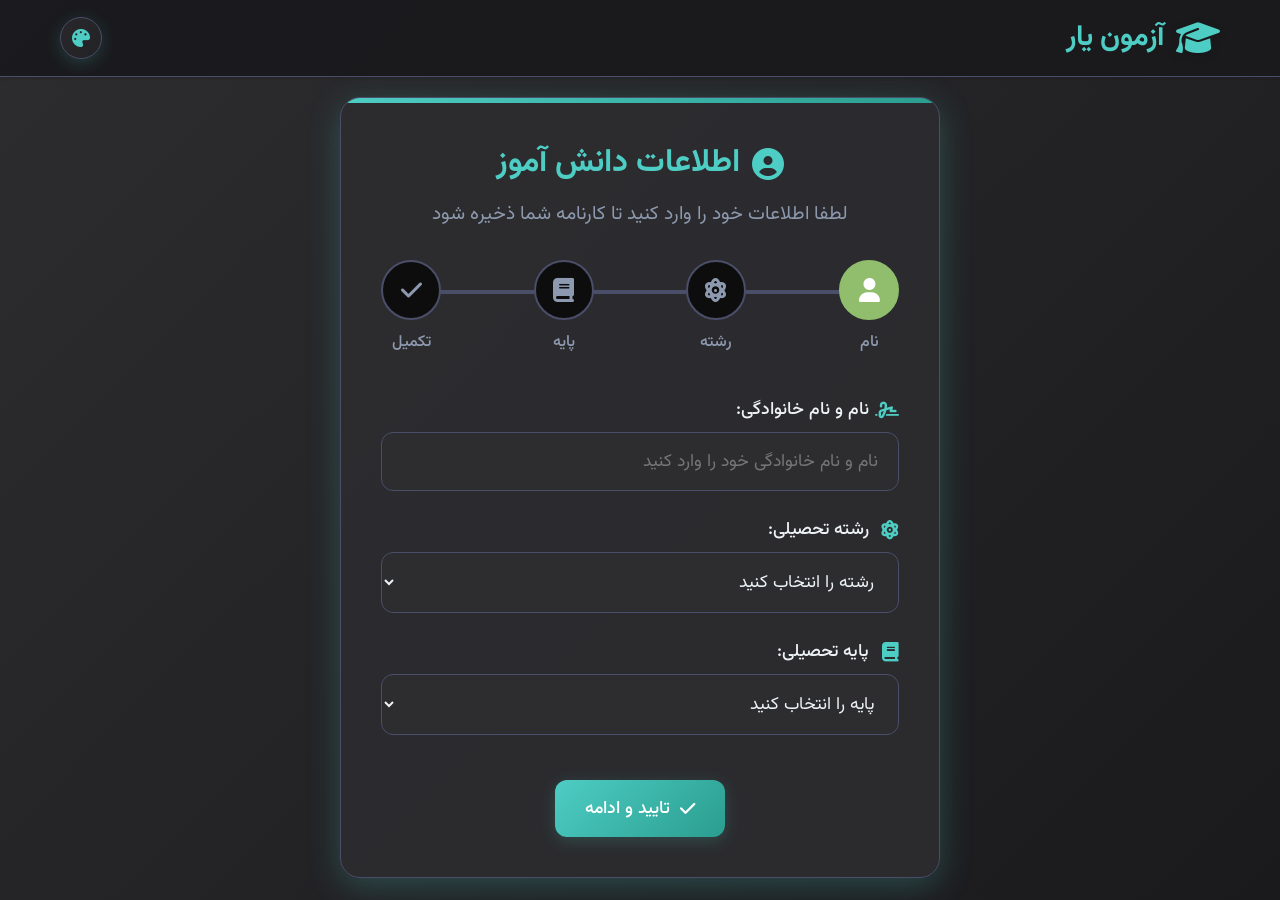
<file: app/src/main/assets/index.html>
<!doctype html>
<html lang="fa" dir="rtl">
  <head>
    <meta charset="UTF-8" />
    <meta name="viewport" content="width=device-width, initial-scale=1.0" />
    <script>window.AZMOON_NATIVE_APP = true;</script>
    <link rel="stylesheet" href="libs/theme.css" />
    <script src="libs/theme.js"></script>
    <title>آزمون یار - نسخه حرفه‌ای</title>
    <link rel="icon" href="icon.png" type="image/png" />
    <link rel="stylesheet" href="libs/vazirmatn/Vazirmatn-font-face.css" />
    <link rel="stylesheet" href="libs/fontawesome/css/all.min.css" />
    <script src="libs/chart.umd.js"></script>
    <script src="libs/jszip.min.js"></script>
    <style>
      html,
      body {
        height: 100%;
        margin: 0;
        padding: 0;
        overflow-x: hidden; /* جلوگیری از اسکرول افقی */
        width: 100%;
        min-height: 100vh;
        min-height: 100dvh;
      }
      body {
        font-family: var(--font-family);
        background: var(--gradient-water);
        color: var(--text-color);
        line-height: 1.6;
        transition: var(--transition-slow);
        min-height: 100vh;
        padding: 0;
        margin: 0;
        overflow-x: hidden; /* جلوگیری از اسکرول افقی */
        backdrop-filter: blur(10px);
        position: relative;
        display: flex;
        flex-direction: column;
        width: 100%;
      }
      * {
        box-sizing: border-box;
        margin: 0;
        padding: 0;
      }
      body {
        font-family: var(--font-family);
        background: var(--gradient-water);
        color: var(--text-color);
        line-height: 1.6;
        transition: var(--transition-slow);
        min-height: 100vh;
        padding: 0;
        margin: 0;
        overflow: hidden;
        backdrop-filter: blur(10px);
        position: relative;
        display: flex;
        flex-direction: column;
      }
      .background-effects {
        position: fixed;
        top: 0;
        left: 0;
        width: 100%;
        height: 100%;
        z-index: -1;
        overflow: hidden;
        pointer-events: none;
      }
      .bubble {
        position: absolute;
        border-radius: 50%;
        background: var(--gradient-primary);
        opacity: 0.1;
        animation: float 15s infinite ease-in-out;
      }
      .bubble:nth-child(1) {
        width: 80px;
        height: 80px;
        top: 10%;
        left: 10%;
        animation-delay: 0s;
        animation-duration: 20s;
      }
      .bubble:nth-child(2) {
        width: 120px;
        height: 120px;
        top: 20%;
        right: 15%;
        animation-delay: 2s;
        animation-duration: 18s;
      }
      .bubble:nth-child(3) {
        width: 60px;
        height: 60px;
        bottom: 30%;
        left: 20%;
        animation-delay: 4s;
        animation-duration: 22s;
      }
      .bubble:nth-child(4) {
        width: 100px;
        height: 100px;
        bottom: 20%;
        right: 25%;
        animation-delay: 6s;
        animation-duration: 16s;
      }
      .bubble:nth-child(5) {
        width: 70px;
        height: 70px;
        top: 50%;
        left: 50%;
        animation-delay: 8s;
        animation-duration: 19s;
      }
      .bubble-small {
        position: absolute;
        border-radius: 50%;
        background: var(--secondary-color);
        opacity: 0.15;
        animation: floatSmall 12s infinite ease-in-out;
      }
      .bubble-small:nth-child(6) {
        width: 30px;
        height: 30px;
        top: 15%;
        right: 30%;
        animation-delay: 1s;
        animation-duration: 15s;
      }
      .bubble-small:nth-child(7) {
        width: 40px;
        height: 40px;
        bottom: 40%;
        left: 35%;
        animation-delay: 3s;
        animation-duration: 17s;
      }
      .bubble-small:nth-child(8) {
        width: 25px;
        height: 25px;
        top: 65%;
        right: 40%;
        animation-delay: 5s;
        animation-duration: 14s;
      }
      .particle {
        position: absolute;
        border-radius: 50%;
        background: var(--primary-light);
        opacity: 0.2;
        animation: particleFloat 20s infinite linear;
      }
      .particle:nth-child(9) {
        width: 10px;
        height: 10px;
        top: 25%;
        left: 20%;
        animation-delay: 0s;
        animation-duration: 25s;
      }
      .particle:nth-child(10) {
        width: 15px;
        height: 15px;
        bottom: 15%;
        right: 25%;
        animation-delay: 7s;
        animation-duration: 22s;
      }
      .wave {
        position: absolute;
        bottom: 0;
        left: 0;
        width: 200%;
        height: 15%;
        background: var(--water-dark);
        opacity: 0.1;
        border-radius: 50%;
        animation: waveAnimation 15s infinite linear;
        transform-origin: center bottom;
      }
      .wave:nth-child(11) {
        animation-delay: 0s;
        animation-duration: 12s;
        opacity: 0.15;
      }
      .wave:nth-child(12) {
        animation-delay: 3s;
        animation-duration: 10s;
        opacity: 0.1;
      }
      .container {
        max-width: 100%;
        margin: 0;
        padding: 0;
        min-height: 100vh;
        min-height: 100dvh;
        display: flex;
        flex-direction: column;
        overflow: visible;
        position: relative;
        width: 100%;
        overflow-x: hidden; /* جلوگیری از اسکرول افقی */
      }
      .header {
        background: var(--header-bg);
        backdrop-filter: blur(10px);
        position: sticky;
        top: 0;
        z-index: 1000;
        border-bottom: 1px solid var(--border-color);
        margin-bottom: 0;
        box-shadow: var(--shadow-light);
        width: 100%;
        padding: 0;
      }
      .header-content {
        display: flex;
        justify-content: space-between;
        align-items: center;
        padding: 15px 20px;
        max-width: 1200px;
        margin: 0 auto;
        width: 100%;
      }
      .logo {
        display: flex;
        align-items: center;
        gap: 12px;
        font-size: 1.8rem;
        font-weight: 700;
        color: var(--primary-color);
        text-shadow: 0 2px 4px rgba(0, 0, 0, 0.1);
      }
      .logo i {
        font-size: 2.2rem;
        color: var(--primary-color);
        transition: var(--transition);
        filter: drop-shadow(0 2px 4px rgba(0, 0, 0, 0.1));
      }
      .logo:hover i {
        transform: rotate(-15deg);
      }
      .header-controls {
        display: flex;
        align-items: center;
        gap: 15px;
      }
      .percent-quick-btn {
        width: 38px;
        height: 38px;
        border-radius: 50%;
        border: 1px solid var(--border-color);
        background: var(--gradient-glass);
        color: var(--primary-color);
        cursor: pointer;
        display: flex;
        align-items: center;
        justify-content: center;
        font-size: 0.85rem;
        transition: var(--transition);
        flex-shrink: 0;
      }
      .percent-quick-btn:hover {
        background: var(--primary-color);
        color: #fff;
        transform: scale(1.05);
      }
      .footer-percent-btn {
        display: inline-flex;
        align-items: center;
        gap: 6px;
        margin-right: 12px;
        padding: 6px 14px;
        border-radius: 20px;
        border: 1px solid var(--border-color);
        background: var(--gradient-glass);
        color: var(--primary-color);
        cursor: pointer;
        font-family: inherit;
        font-size: 0.85rem;
        transition: var(--transition);
        vertical-align: middle;
      }
      .footer-percent-btn:hover {
        background: var(--primary-color);
        color: #fff;
      }
      .main-content {
        flex: 1 1 auto;
        padding: 20px;
        overflow-y: auto;
        overflow-x: hidden; /* جلوگیری از اسکرول افقی */
        max-width: 1200px;
        margin: 0 auto;
        width: 100%;
        min-height: 0;
      }
      @media (max-width: 768px) {
.container {
          padding-bottom: 60px; /* فضای کافی برای منوی پایین */
          overflow-x: hidden;
          width: 100%;
        }
.main-content {
          padding: 15px 12px;
          width: 100%;
          overflow-x: hidden;
        }
.form-container,
        .exam-container,
        .calculator-container,
        .settings-container {
          margin: 10px 0;
          padding: 20px 15px;
          border-radius: 16px;
          width: 100%;
          overflow-x: hidden;
        }
.menu-grid, .calculator-inputs, .calculator-result {
          width: 100%;
          overflow-x: hidden;
        }
.progress-steps {
          margin: 0 0 30px 0;
          padding: 0 0 15px 0;
          overflow-x: auto;
          -webkit-overflow-scrolling: touch;
          scrollbar-width: none;
          -ms-overflow-style: none;
          width: 100%;
        }
.progress-steps::-webkit-scrollbar {
          display: none;
        }
.form-header h2 {
          font-size: 1.4rem;
        }
}
      @media (max-width: 360px) {
.header-content {
          padding: 10px;
        }
.logo span {
          font-size: 1.2rem;
        }
.logo i {
          font-size: 1.5rem;
        }
.form-container,
        .exam-container,
        .calculator-container,
        .settings-container {
          padding: 15px 10px;
          margin: 5px;
        }
.form-header h2 {
          font-size: 1.2rem;
        }
.step {
          min-width: 50px;
        }
.step-icon {
          width: 40px;
          height: 40px;
          font-size: 1rem;
        }
.step-label {
          font-size: 0.7rem;
        }
.form-group label {
          font-size: 1rem;
        }
.form-group input,
        .form-group select,
        .form-group textarea {
          padding: 12px 15px;
          font-size: 1rem;
        }
.menu-card {
          padding: 15px;
        }
.menu-icon {
          width: 50px;
          height: 50px;
          font-size: 1.5rem;
        }
.menu-card h3 {
          font-size: 1.1rem;
        }
.percentage-value {
          font-size: 1.8rem;
        }
.footer-content p {
          font-size: 0.75rem;
        }
}
      .footer {
        flex-shrink: 0;
        margin-top: auto;
        padding: 15px 20px;
        text-align: center;
        border-top: 1px solid var(--border-color);
        width: 100%;
        background: var(--header-bg);
        backdrop-filter: blur(10px);
      }
      .header {
        flex-shrink: 0;
        position: sticky;
        top: 0;
        z-index: 1000;
        background: var(--header-bg);
        backdrop-filter: blur(10px);
        border-bottom: 1px solid var(--border-color);
        width: 100%;
        padding: 0;
      }
      .footer-content {
        max-width: 1200px;
        margin: 0 auto;
        display: flex;
        align-items: center;
        justify-content: center;
        flex-wrap: wrap;
        gap: 10px;
      }
      .footer-content p {
        color: var(--text-muted);
        display: flex;
        align-items: center;
        justify-content: center;
        gap: 10px;
        flex-wrap: wrap;
        font-size: 0.9rem;
        margin: 0;
        line-height: 1.5;
      }
      .footer-content i {
        color: #e74c3c;
        animation: heartbeat 1.5s infinite;
      }
      @media (max-width: 768px) {
.container {
          padding-bottom: 60px;
          min-height: 100dvh;
        }
.main-content {
          padding: 15px 10px;
          min-height: auto;
        }
.page.active {
          min-height: auto;
        }
}
      .settings-section {
        position: relative;
      }
      .creator-info {
        display: flex;
        flex-direction: column;
        gap: 12px;
      }
      .creator-info p {
        display: flex;
        align-items: center;
        gap: 10px;
        margin: 0;
        font-size: 0.95rem;
      }
      .love-message {
        margin-top: 15px;
        font-weight: 500;
        color: var(--primary-color);
        text-align: center;
        font-size: 1rem;
      }
      [data-theme="galaxy"] .love-message {
        color: #9370db !important;
      }
      [data-theme="coal-mine"] .love-message {
        color: #f9c74f !important;
      }
      [data-theme="galaxy"] .footer-content p,
      [data-theme="galaxy"] .love-message {
        color: #e6e6fa !important;
      }
      .page {
        display: none;
        opacity: 0;
        transform: translateY(20px);
        transition: var(--transition-slow);
        height: auto;
        min-height: auto;
      }
      .page.active {
        display: block;
        opacity: 1;
        transform: translateY(0);
        animation: fadeInUp 0.6s ease;
      }
      .form-container {
        background: var(--card-bg);
        border-radius: var(--border-radius-lg);
        padding: 40px;
        box-shadow: var(--shadow);
        max-width: 600px;
        margin: 0 auto;
        transition: var(--transition);
        border: 1px solid var(--border-color);
        position: relative;
        overflow: hidden;
        backdrop-filter: blur(10px);
      }
      .form-container::before {
        content: "";
        position: absolute;
        top: 0;
        left: 0;
        width: 100%;
        height: 5px;
        background: var(--gradient-primary);
      }
      .form-header {
        text-align: center;
        margin-bottom: 30px;
        animation: fadeInUp 0.6s ease;
      }
      .form-header h2 {
        color: var(--primary-color);
        margin-bottom: 10px;
        display: flex;
        align-items: center;
        justify-content: center;
        gap: 12px;
        font-size: 2rem;
      }
      .form-header p {
        color: var(--text-muted);
        font-size: 1.2rem;
      }
      .progress-steps {
        display: flex;
        justify-content: space-between;
        margin-bottom: 40px;
        position: relative;
        animation: fadeInUp 0.8s ease;
      }
      .progress-line {
        position: absolute;
        top: 30px;
        left: 10%;
        right: 10%;
        height: 4px;
        background: var(--border-color);
        z-index: 1;
      }
      .progress-fill {
        height: 100%;
        background: var(--gradient-primary);
        width: 0%;
        transition: width 0.5s ease;
        border-radius: 2px;
      }
      .step {
        display: flex;
        flex-direction: column;
        align-items: center;
        position: relative;
        z-index: 2;
      }
      .step-icon {
        width: 60px;
        height: 60px;
        border-radius: 50%;
        background: var(--water-dark);
        display: flex;
        align-items: center;
        justify-content: center;
        margin-bottom: 10px;
        transition: var(--transition);
        border: 2px solid var(--border-color);
        font-size: 1.5rem;
        color: var(--text-muted);
      }
      .step.active .step-icon {
        background: var(--gradient-primary);
        color: white;
        border-color: var(--primary-color);
        transform: scale(1.1);
        box-shadow: var(--shadow-light);
      }
      .step.completed .step-icon {
        background: var(--success-color);
        color: white;
        border-color: var(--success-color);
      }
      .step-label {
        font-size: 1rem;
        color: var(--text-muted);
        text-align: center;
        font-weight: 500;
      }
      .step.active .step-label {
        color: var(--primary-color);
        font-weight: 700;
      }
      .user-form {
        display: flex;
        flex-direction: column;
        gap: 25px;
        animation: fadeInUp 1s ease;
      }
      .form-group {
        display: flex;
        flex-direction: column;
        gap: 8px;
      }
      .form-group label {
        display: flex;
        align-items: center;
        gap: 10px;
        font-weight: 500;
        color: var(--text-color);
        font-size: 1.1rem;
      }
      .form-group label i {
        color: var(--primary-color);
        width: 20px;
        font-size: 1.2rem;
      }
      .form-group input,
      .form-group select,
      .form-group textarea {
        padding: 15px 20px;
        border: 1px solid var(--border-color);
        border-radius: var(--border-radius);
        background: var(--water-light);
        color: var(--text-color);
        font-family: var(--font-family);
        transition: var(--transition);
        font-size: 1.1rem;
      }
      .form-group input:focus,
      .form-group select:focus,
      .form-group textarea:focus {
        outline: none;
        border-color: var(--primary-color);
        box-shadow: 0 0 0 3px rgba(27, 154, 170, 0.2);
        transform: translateY(-2px);
      }
      .form-group textarea {
        min-height: 120px;
        resize: vertical;
      }
      .form-actions {
        margin-top: 20px;
        display: flex;
        gap: 15px;
        justify-content: center;
        animation: fadeInUp 1.2s ease;
      }
      .btn {
        padding: 15px 30px;
        border: none;
        border-radius: var(--border-radius);
        font-family: var(--font-family);
        font-weight: 500;
        cursor: pointer;
        transition: var(--transition);
        display: inline-flex;
        align-items: center;
        justify-content: center;
        gap: 10px;
        position: relative;
        overflow: hidden;
        font-size: 1.1rem;
      }
      .btn-primary {
        background: var(--gradient-primary);
        color: white;
        box-shadow: var(--shadow-light);
      }
      .btn-primary:hover {
        transform: translateY(-3px);
        box-shadow: var(--shadow);
      }
      .btn-primary:active {
        transform: translateY(-1px);
      }
      .btn-secondary {
        background: transparent;
        color: var(--text-color);
        border: 2px solid var(--border-color);
      }
      .btn-secondary:hover {
        background: rgba(52, 152, 219, 0.1);
        border-color: var(--primary-color);
        transform: translateY(-3px);
      }
      .menu-container {
        max-width: 1000px;
        margin: 0 auto;
      }
      .menu-header {
        text-align: center;
        margin-bottom: 40px;
        animation: fadeInUp 0.6s ease;
      }
      .menu-header h2 {
        color: var(--primary-color);
        margin-bottom: 10px;
        font-size: 2.2rem;
      }
      .menu-header p {
        color: var(--text-muted);
        font-size: 1.2rem;
      }
      .welcome-card {
        display: flex;
        align-items: center;
        gap: 20px;
        background: var(--gradient-glass);
        border-radius: var(--border-radius);
        padding: 25px;
        margin-bottom: 40px;
        box-shadow: var(--shadow-light);
        border: 1px solid var(--border-color);
        backdrop-filter: blur(10px);
        animation: slideInLeft 0.6s ease;
      }
      .welcome-avatar {
        width: 80px;
        height: 80px;
        border-radius: 50%;
        background: var(--gradient-primary);
        display: flex;
        align-items: center;
        justify-content: center;
        color: white;
        font-size: 2.5rem;
        box-shadow: var(--shadow);
        transition: var(--transition);
      }
      .welcome-card:hover .welcome-avatar {
        transform: scale(1.05) rotate(5deg);
      }
      .welcome-text h3 {
        color: var(--primary-color);
        margin-bottom: 5px;
      }
      .welcome-text p {
        color: var(--text-muted);
      }
      .menu-grid {
        display: grid;
        grid-template-columns: repeat(auto-fit, minmax(300px, 1fr));
        gap: 25px;
      }
      @media (min-width: 769px) {
#azmoon-yar-menu .menu-grid {
          grid-template-columns: repeat(2, 1fr);
        }
}
      .menu-card {
        background: var(--card-bg);
        border-radius: var(--border-radius);
        padding: 25px;
        text-align: center;
        transition: var(--transition);
        cursor: pointer;
        border: 1px solid var(--border-color);
        backdrop-filter: blur(10px);
        display: flex;
        flex-direction: column;
        align-items: center;
        height: 100%;
        position: relative;
        overflow: hidden;
      }
      .menu-card::before {
        content: "";
        position: absolute;
        top: 0;
        left: 0;
        width: 100%;
        height: 5px;
        background: var(--gradient-primary);
        transform: scaleX(0);
        transform-origin: left;
        transition: transform 0.3s ease;
      }
      .menu-card:hover {
        transform: translateY(-5px);
        box-shadow: var(--shadow);
        background: var(--card-hover);
      }
      .menu-card:hover::before {
        transform: scaleX(1);
      }
      .menu-icon {
        width: 70px;
        height: 70px;
        border-radius: 50%;
        background: var(--gradient-primary);
        display: flex;
        align-items: center;
        justify-content: center;
        margin-bottom: 20px;
        color: white;
        font-size: 2rem;
        transition: var(--transition);
        position: relative;
        z-index: 1;
      }
      .menu-card:hover .menu-icon {
        transform: scale(1.1) rotate(5deg);
      }
      .menu-card h3 {
        color: var(--primary-color);
        margin-bottom: 15px;
        font-size: 1.5rem;
        position: relative;
        z-index: 1;
      }
      .menu-card p {
        color: var(--text-muted);
        flex-grow: 1;
        position: relative;
        z-index: 1;
      }
      .calculator-container {
        background: var(--card-bg);
        border-radius: var(--border-radius-lg);
        padding: 40px;
        box-shadow: var(--shadow);
        max-width: 800px;
        margin: 0 auto;
        border: 1px solid var(--border-color);
        backdrop-filter: blur(10px);
        position: relative;
        overflow: hidden;
      }
      .calculator-container::before {
        content: "";
        position: absolute;
        top: 0;
        left: 0;
        width: 100%;
        height: 5px;
        background: var(--gradient-primary);
      }
      .calculator-header {
        text-align: center;
        margin-bottom: 40px;
      }
      .calculator-header h2 {
        color: var(--primary-color);
        margin-bottom: 10px;
        font-size: 2.2rem;
      }
      .calculator-header p {
        color: var(--text-muted);
        font-size: 1.2rem;
      }
      .calculator-form {
        display: flex;
        flex-direction: column;
        gap: 25px;
      }
      .calculator-inputs {
        display: grid;
        grid-template-columns: repeat(4, 1fr);
        gap: 20px;
      }
      .calc-input-group {
        display: flex;
        flex-direction: column;
        gap: 8px;
      }
      .calc-input-group label {
        display: flex;
        align-items: center;
        gap: 10px;
        font-weight: 500;
        color: var(--text-color);
      }
      .calc-input-group label i {
        color: var(--primary-color);
        width: 20px;
        font-size: 1.2rem;
      }
      .calc-input-group input {
        padding: 15px;
        border: 1px solid var(--border-color);
        border-radius: var(--border-radius-sm);
        background: var(--water-light);
        color: var(--text-color);
        font-family: var(--font-family);
        transition: var(--transition);
        font-size: 1.1rem;
        text-align: center;
      }
      .calc-input-group input:focus {
        outline: none;
        border-color: var(--primary-color);
        box-shadow: 0 0 0 3px rgba(27, 154, 170, 0.2);
        transform: translateY(-2px);
      }
      .calculator-result {
        display: grid;
        grid-template-columns: 1fr 1fr;
        gap: 20px;
        margin: 20px 0;
      }
      .result-box {
        background: var(--gradient-glass);
        border-radius: var(--border-radius);
        padding: 20px 15px;
        text-align: center;
        border: 1px solid var(--border-color);
        transition: var(--transition);
        position: relative;
        overflow: visible;
      }
      .result-box::before {
        content: "";
        position: absolute;
        top: 0;
        left: 0;
        width: 100%;
        height: 100%;
        background: linear-gradient(
          135deg,
          rgba(255, 255, 255, 0.1),
          rgba(255, 255, 255, 0.05)
        );
        border-radius: inherit;
        z-index: 0;
      }
      .result-box:hover {
        transform: translateY(-3px);
        box-shadow: var(--shadow-light);
      }
      .potential-result {
        background: linear-gradient(
          135deg,
          rgba(46, 204, 113, 0.1),
          rgba(46, 204, 113, 0.2)
        );
        border-color: rgba(46, 204, 113, 0.3);
      }
      .result-box h3 {
        color: var(--text-muted);
        margin-bottom: 15px;
        font-size: 1.1rem;
        position: relative;
        z-index: 1;
      }
      .percentage-value {
        font-size: 2.5rem;
        font-weight: 700;
        color: var(--primary-color);
        transition: all 0.5s cubic-bezier(0.175, 0.885, 0.32, 1.275);
        position: relative;
        z-index: 1;
        overflow-wrap: anywhere;
        word-break: break-word;
      }
      .potential-result .percentage-value {
        color: var(--success-color);
      }
      .percentage-value.negative-percentage {
        color: var(--danger-color) !important;
      }
      .exam-container,
      .settings-container {
        background: var(--card-bg);
        border-radius: var(--border-radius-lg);
        padding: 40px;
        box-shadow: var(--shadow);
        max-width: 800px;
        margin: 0 auto;
        border: 1px solid var(--border-color);
        backdrop-filter: blur(10px);
        position: relative;
        overflow: hidden;
      }
      .exam-container::before,
      .settings-container::before {
        content: "";
        position: absolute;
        top: 0;
        left: 0;
        width: 100%;
        height: 5px;
        background: var(--gradient-primary);
      }
      .exam-header,
      .settings-header {
        text-align: center;
        margin-bottom: 40px;
      }
      .exam-header h2,
      .settings-header h2 {
        color: var(--primary-color);
        margin-bottom: 10px;
        font-size: 2.2rem;
      }
      .exam-header p,
      .settings-header p {
        color: var(--text-muted);
        font-size: 1.2rem;
      }
      .exam-form {
        display: flex;
        flex-direction: column;
        gap: 25px;
      }
      .settings-content {
        display: flex;
        flex-direction: column;
        gap: 30px;
      }
      .settings-section {
        background: var(--gradient-glass);
        border-radius: var(--border-radius);
        padding: 25px;
        border: 1px solid var(--border-color);
        transition: var(--transition);
        margin-bottom: 15px; /* از 25px به 15px کاهش دادیم */
      }
      .settings-section:last-child {
        margin-bottom: 0; /* حذف فاصله از آخرین بخش */
      }
      .settings-section:hover {
        transform: translateY(-3px);
        box-shadow: var(--shadow-light);
        background: var(--card-hover);
      }
      .settings-section h3 {
        color: var(--primary-color);
        margin-bottom: 20px;
        display: flex;
        align-items: center;
        gap: 10px;
      }
      .love-message {
        margin-top: 15px;
        font-weight: 500;
        color: var(--primary-color);
        text-align: center;
        font-size: 1rem;
        display: block;
        width: 100%;
      }
      @media (max-width: 768px) {
.love-message {
          font-size: 0.9rem !important;
          margin-top: 10px !important;
        }
}
      .creator-info {
        display: flex;
        flex-direction: column;
        gap: 15px;
      }
      .creator-info p {
        display: flex;
        align-items: center;
        gap: 10px;
      }
      .love-message {
        margin-top: 15px;
        font-weight: 500;
        color: var(--primary-color);
        text-align: center;
      }
      .page-placeholder {
        text-align: center;
        padding: 60px 20px;
        background: var(--card-bg);
        border-radius: var(--border-radius-lg);
        box-shadow: var(--shadow);
        max-width: 600px;
        margin: 0 auto;
        border: 1px solid var(--border-color);
        backdrop-filter: blur(10px);
      }
      .page-placeholder i {
        font-size: 5rem;
        color: var(--primary-color);
        margin-bottom: 30px;
        display: block;
        animation: pulse 2s infinite;
      }
      .page-placeholder h2 {
        color: var(--primary-color);
        margin-bottom: 15px;
      }
      .page-placeholder p {
        color: var(--text-muted);
        margin-bottom: 30px;
        font-size: 1.2rem;
      }
      [data-theme="galaxy"] .footer-content p,
      [data-theme="galaxy"] .love-message {
        color: #e6e6fa !important;
      }
      [data-theme="galaxy"] .total-questions-display {
        background: rgba(25, 0, 97, 0.3);
        border-color: #483d8b;
        color: #e6e6fa;
      }
      .progress-container {
        position: fixed;
        top: 0;
        left: 0;
        width: 100%;
        height: 4px;
        background: transparent;
        z-index: 1001;
      }
      .progress-bar {
        height: 100%;
        background: var(--gradient-primary);
        width: 0%;
        transition: width 0.4s ease;
      }
      .footer {
        margin-top: auto;
        padding: 20px;
        text-align: center;
        border-top: 1px solid var(--border-color);
        width: 100%;
      }
      .footer-content p {
        color: var(--text-muted);
        display: flex;
        align-items: center;
        justify-content: center;
        gap: 10px;
        flex-wrap: wrap;
      }
      .footer-content i {
        color: #e74c3c;
        animation: heartbeat 1.5s infinite;
      }
      @keyframes countUp {
        from {
          transform: scale(0.5);
          opacity: 0;
        }
        to {
          transform: scale(1);
          opacity: 1;
        }
      }
      @keyframes glow {
        0% {
          text-shadow: 0 0 5px rgba(46, 204, 113, 0.5);
        }
        50% {
          text-shadow: 0 0 20px rgba(46, 204, 113, 0.8);
        }
        100% {
          text-shadow: 0 0 5px rgba(46, 204, 113, 0.5);
        }
      }
      @keyframes fadeInUp {
        from {
          opacity: 0;
          transform: translateY(20px);
        }
        to {
          opacity: 1;
          transform: translateY(0);
        }
      }
      @keyframes slideInLeft {
        from {
          opacity: 0;
          transform: translateX(-30px);
        }
        to {
          opacity: 1;
          transform: translateX(0);
        }
      }
      @keyframes pulse {
        0% {
          transform: scale(1);
          opacity: 1;
        }
        50% {
          transform: scale(1.05);
          opacity: 0.8;
        }
        100% {
          transform: scale(1);
          opacity: 1;
        }
      }
      @keyframes float {
        0% {
          transform: translateY(0) rotate(0deg);
        }
        50% {
          transform: translateY(-20px) rotate(10deg);
        }
        100% {
          transform: translateY(0) rotate(0deg);
        }
      }
      @keyframes floatSmall {
        0% {
          transform: translateY(0) rotate(0deg) scale(1);
        }
        50% {
          transform: translateY(-15px) rotate(5deg) scale(1.1);
        }
        100% {
          transform: translateY(0) rotate(0deg) scale(1);
        }
      }
      @keyframes particleFloat {
        0% {
          transform: translateY(0) translateX(0) rotate(0deg);
        }
        25% {
          transform: translateY(-30px) translateX(20px) rotate(90deg);
        }
        50% {
          transform: translateY(-50px) translateX(-20px) rotate(180deg);
        }
        75% {
          transform: translateY(-30px) translateX(10px) rotate(270deg);
        }
        100% {
          transform: translateY(0) translateX(0) rotate(360deg);
        }
      }
      @keyframes waveAnimation {
        0% {
          transform: translateX(0) rotate(0deg);
        }
        50% {
          transform: translateX(-25%) rotate(2deg);
        }
        100% {
          transform: translateX(-50%) rotate(0deg);
        }
      }
      @keyframes heartbeat {
        0% {
          transform: scale(1);
        }
        5% {
          transform: scale(1.1);
        }
        10% {
          transform: scale(1);
        }
        15% {
          transform: scale(1.1);
        }
        20% {
          transform: scale(1);
        }
      }
      @keyframes shimmer {
        0% {
          background-position: -1000px 0;
        }
        100% {
          background-position: 1000px 0;
        }
      }
      @keyframes ripple {
        0% {
          transform: scale(0);
          opacity: 1;
        }
        100% {
          transform: scale(4);
          opacity: 0;
        }
      }
      @keyframes bounce {
        0%,
        20%,
        50%,
        80%,
        100% {
          transform: translateY(0);
        }
        40% {
          transform: translateY(-20px);
        }
        60% {
          transform: translateY(-10px);
        }
      }
      @keyframes rotate {
        from {
          transform: rotate(0deg);
        }
        to {
          transform: rotate(360deg);
        }
      }
      @keyframes typewriter {
        from {
          width: 0;
        }
        to {
          width: 100%;
        }
      }
      @keyframes percentageCount {
        from {
          opacity: 0;
          transform: translateY(20px) scale(0.8);
        }
        to {
          opacity: 1;
          transform: translateY(0) scale(1);
        }
      }
      @keyframes successPulse {
        0% {
          transform: scale(1);
          box-shadow: 0 0 0 0 rgba(46, 204, 113, 0.7);
        }
        70% {
          transform: scale(1.05);
          box-shadow: 0 0 0 20px rgba(46, 204, 113, 0);
        }
        100% {
          transform: scale(1);
          box-shadow: 0 0 0 0 rgba(46, 204, 113, 0);
        }
      }
      @keyframes confettiFall {
        0% {
          transform: translateY(-100px) rotate(0deg);
          opacity: 1;
        }
        100% {
          transform: translateY(100vh) rotate(360deg);
          opacity: 0;
        }
      }
      @keyframes checkmark {
        0% {
          stroke-dashoffset: 100;
          opacity: 0;
          transform: scale(0.8);
        }
        50% {
          opacity: 1;
          transform: scale(1.2);
        }
        100% {
          stroke-dashoffset: 0;
          opacity: 1;
          transform: scale(1);
        }
      }
      .ripple-effect {
        position: relative;
        overflow: hidden;
      }
      .ripple-effect::after {
        content: "";
        position: absolute;
        top: 50%;
        left: 50%;
        width: 5px;
        height: 5px;
        background: rgba(255, 255, 255, 0.5);
        opacity: 0;
        border-radius: 100%;
        transform: scale(1, 1) translate(-50%);
        transform-origin: 50% 50%;
      }
      .ripple-effect:focus:not(:active)::after {
        animation: ripple 1s ease-out;
      }
      .shimmer {
        background: linear-gradient(
          to right,
          rgba(255, 255, 255, 0) 0%,
          rgba(255, 255, 255, 0.3) 50%,
          rgba(255, 255, 255, 0) 100%
        );
        background-size: 1000px 100%;
        animation: shimmer 2s infinite;
      }
      .bounce-animation {
        animation: bounce 1s;
      }
      .rotate-animation {
        animation: rotate 2s linear infinite;
      }
      .typewriter h2,
      .typewriter p {
        overflow: hidden;
        white-space: nowrap;
        animation: typewriter 2s steps(40) forwards;
      }
      .percentage-animation {
        animation: percentageCount 0.8s ease forwards;
      }
      @media (max-width: 768px) {
.header-content {
          padding: 12px 15px;
        }
.logo span {
          font-size: 1.4rem;
        }
.logo i {
          font-size: 1.8rem;
        }
}
      @media (max-width: 768px) {
.progress-steps {
          flex-wrap: nowrap;
          overflow-x: auto;
          padding-bottom: 15px;
          justify-content: space-between;
          margin-left: -10px;
          margin-right: -10px;
          padding-left: 10px;
          padding-right: 10px;
        }
.step {
          flex: 0 0 auto;
          min-width: 70px;
        }
.step-label {
          font-size: 0.8rem;
          white-space: nowrap;
        }
.progress-line {
          display: block;
          top: 30px;
          left: 15%;
          right: 15%;
        }
.progress-steps::-webkit-scrollbar {
          display: none;
        }
.progress-steps {
          -ms-overflow-style: none;
          scrollbar-width: none;
        }
}
      @media (max-width: 480px) {
.calculator-inputs {
          grid-template-columns: 1fr;
          gap: 15px;
        }
.calc-input-group input {
          padding: 12px;
          font-size: 1rem;
        }
.calculator-result {
          grid-template-columns: 1fr;
        }
.percentage-value {
          font-size: 2rem;
        }
}
      @media (max-width: 768px) {
.form-container,
        .exam-container,
        .calculator-container,
        .settings-container {
          padding: 20px;
          margin: 10px;
          border-radius: var(--border-radius);
        }
.form-header h2 {
          font-size: 1.5rem;
        }
.form-header p {
          font-size: 1rem;
        }
.menu-header h2 {
          font-size: 1.6rem;
        }
.welcome-card {
          flex-direction: column;
          text-align: center;
          padding: 20px;
        }
.welcome-avatar {
          width: 70px;
          height: 70px;
          font-size: 2rem;
        }
}
      @media (max-width: 768px) {
.menu-grid {
          grid-template-columns: 1fr;
          gap: 15px;
        }
.menu-card {
          padding: 20px;
        }
.menu-icon {
          width: 60px;
          height: 60px;
          font-size: 1.8rem;
        }
.menu-card h3 {
          font-size: 1.3rem;
        }
}
      @media (max-width: 768px) {
.footer {
          padding: 15px;
        }
.footer-content p {
          font-size: 0.9rem;
          flex-direction: column;
          gap: 5px;
        }
}
      .completion-animation {
        position: fixed;
        top: 0;
        left: 0;
        width: 100%;
        height: 100%;
        display: flex;
        align-items: center;
        justify-content: center;
        background: rgba(0, 0, 0, 0.7);
        z-index: 2000;
        opacity: 0;
        pointer-events: none;
        transition: opacity 0.5s ease;
      }
      .completion-animation.active {
        opacity: 1;
        pointer-events: all;
      }
      .completion-content {
        background: white;
        border-radius: 20px;
        padding: 40px;
        text-align: center;
        box-shadow: 0 10px 40px rgba(0, 0, 0, 0.3);
        position: relative;
        transform: scale(0.8);
        transition: transform 0.5s ease;
        max-width: 400px;
        width: 80%;
      }
      .completion-animation.active .completion-content {
        transform: scale(1);
      }
      .checkmark-container {
        width: 100px;
        height: 100px;
        margin: 0 auto 20px;
        position: relative;
      }
      .checkmark-circle {
        stroke-dasharray: 1000;
        stroke-dashoffset: 1000;
        animation: checkmark 1s ease-in-out forwards;
        stroke: #2ecc71;
        stroke-width: 5;
        fill: none;
      }
      .checkmark {
        stroke-dasharray: 1000;
        stroke-dashoffset: 1000;
        animation: checkmark 1s ease-in-out 0.5s forwards;
        stroke: #2ecc71;
        stroke-width: 5;
        stroke-linecap: round;
        stroke-linejoin: round;
        fill: none;
      }
      .confetti {
        position: absolute;
        width: 10px;
        height: 10px;
        background: #f1c40f;
        opacity: 0;
      }
      .completion-title {
        font-size: 1.8rem;
        color: #2c3e50;
        margin-bottom: 10px;
      }
      .completion-message {
        color: #7f8c8d;
        margin-bottom: 20px;
      }
      .mobile-menu-btn {
        display: none;
        background: transparent;
        border: none;
        color: var(--primary-color);
        font-size: 1.5rem;
        cursor: pointer;
        padding: 5px;
      }
      .mobile-nav {
        position: fixed;
        bottom: 0;
        left: 0;
        right: 0;
        background: var(--header-bg);
        backdrop-filter: blur(10px);
        z-index: 999;
        display: none;
        padding: 10px;
        border-top: 1px solid var(--border-color);
        box-shadow: 0 -4px 12px rgba(0, 0, 0, 0.1);
      }
      .mobile-nav-grid {
        display: grid;
        grid-template-columns: repeat(3, 1fr);
        gap: 10px;
      }
      .mobile-nav-item {
        display: flex;
        flex-direction: column;
        align-items: center;
        padding: 10px 5px;
        border-radius: var(--border-radius-sm);
        transition: var(--transition);
        color: var(--text-muted);
        text-decoration: none;
      }
      .mobile-nav-item.active,
      .mobile-nav-item:hover {
        background: var(--gradient-primary);
        color: white;
      }
      .mobile-nav-item i {
        font-size: 1.2rem;
        margin-bottom: 5px;
      }
      .mobile-nav-item span {
        font-size: 0.8rem;
      }
      .total-questions-display {
        padding: 15px;
        border: 1px solid var(--border-color);
        border-radius: var(--border-radius-sm);
        background: var(--water-light);
        color: var(--text-color);
        font-family: var(--font-family);
        font-size: 1.1rem;
        text-align: center;
        font-weight: bold;
        min-height: 50px;
        display: flex;
        align-items: center;
        justify-content: center;
      }
      @media (max-width: 768px) {
.total-questions-display {
          padding: 12px;
          font-size: 1rem;
          min-height: 45px;
        }
}
      @media (max-width: 1024px) {
.calculator-inputs {
          grid-template-columns: repeat(2, 1fr);
        }
.calculator-result {
          grid-template-columns: 1fr;
        }
}
      @media (max-width: 768px) {
.container {
          padding: 0;
        }
.main-content {
          padding: 15px;
        }
.form-container,
        .exam-container,
        .calculator-container,
        .settings-container {
          padding: 25px;
        }
.header-content {
          flex-direction: row;
          justify-content: space-between;
          gap: 15px;
          padding: 15px;
        }
.logo span {
          font-size: 1.5rem;
        }
.menu-grid {
          grid-template-columns: 1fr;
        }
.calculator-inputs {
          grid-template-columns: 1fr;
        }
.form-actions {
          flex-direction: column;
        }
.btn {
          width: 100%;
        }
.welcome-card {
          flex-direction: column;
          text-align: center;
        }
.mobile-nav {
          display: block;
        }
.form-header h2 {
          font-size: 1.6rem;
        }
.menu-header h2 {
          font-size: 1.8rem;
        }
.exam-header h2,
        .calculator-header h2,
        .settings-header h2 {
          font-size: 1.8rem;
        }
.welcome-text h3 {
          font-size: 1.2rem;
        }
.menu-card h3 {
          font-size: 1.3rem;
        }
.percentage-value {
          font-size: 2rem;
        }
}
      @media (max-width: 480px) {
.form-container,
        .exam-container,
        .calculator-container,
        .settings-container {
          padding: 20px 15px;
        }
.form-header h2 {
          font-size: 1.4rem;
        }
.step-icon {
          width: 50px;
          height: 50px;
          font-size: 1.2rem;
        }
.step-label {
          font-size: 0.9rem;
        }
.welcome-avatar {
          width: 60px;
          height: 60px;
          font-size: 1.8rem;
        }
.menu-icon {
          width: 60px;
          height: 60px;
          font-size: 1.5rem;
        }
.mobile-nav-grid {
          grid-template-columns: repeat(3, 1fr);
        }
.mobile-nav-item span {
          font-size: 0.7rem;
        }
}
      @media (hover: none) {
.menu-card:hover {
          transform: none;
        }
.menu-card:hover .menu-icon {
          transform: none;
        }
.result-box:hover {
          transform: none;
        }
.settings-section:hover {
          transform: none;
        }
.btn:active {
          transform: scale(0.98);
        }
.btn-primary:active {
          transform: scale(0.98) translateY(0);
        }
.btn-secondary:active {
          transform: scale(0.98) translateY(0);
        }
}
      .love-section {
        width: 100%;
        padding: 30px 20px 20px;
        margin-top: 20px;
        background: var(--gradient-glass);
        border-top: 2px solid var(--border-color);
        position: relative;
        overflow: hidden;
        transition: var(--transition-slow);
      }
      .love-section::before {
        content: "";
        position: absolute;
        top: 0;
        left: 0;
        width: 100%;
        height: 100%;
        background: linear-gradient(
          135deg,
          rgba(231, 76, 60, 0.05),
          rgba(231, 76, 60, 0.02)
        );
        z-index: 0;
        pointer-events: none;
      }
      .love-section::after {
        content: "❤️❤️❤️";
        position: absolute;
        font-size: 3rem;
        opacity: 0.03;
        right: -20px;
        bottom: -10px;
        transform: rotate(-10deg);
        z-index: 0;
        pointer-events: none;
        letter-spacing: 20px;
      }
      .love-content {
        max-width: 800px;
        margin: 0 auto;
        text-align: center;
        position: relative;
        z-index: 1;
      }
      .love-decoration {
        display: flex;
        align-items: center;
        justify-content: center;
        gap: 15px;
        margin-bottom: 15px;
      }
      .love-line {
        flex: 1;
        max-width: 100px;
        height: 2px;
        background: var(--gradient-primary);
        border-radius: 2px;
        opacity: 0.4;
      }
      .love-icon {
        font-size: 1.8rem;
        color: #e74c3c;
        animation: heartbeat 1.5s infinite;
        filter: drop-shadow(0 0 10px rgba(231, 76, 60, 0.3));
      }
      .love-message-main {
        font-size: 1.4rem;
        font-weight: 700;
        color: var(--primary-color);
        margin-bottom: 8px;
        letter-spacing: 1px;
        display: flex;
        align-items: center;
        justify-content: center;
        gap: 8px;
        flex-wrap: wrap;
      }
      .love-message-main i {
        color: #e74c3c;
        animation: heartbeat 1.5s infinite;
        font-size: 1.6rem;
      }
      .love-sub-message {
        font-size: 1rem;
        color: var(--text-muted);
        margin-bottom: 15px;
        display: flex;
        align-items: center;
        justify-content: center;
        gap: 10px;
        flex-wrap: wrap;
      }
      .love-sub-message i {
        color: var(--warning-color);
        font-size: 0.9rem;
      }
      .love-social {
        display: flex;
        align-items: center;
        justify-content: center;
        gap: 15px;
        margin-top: 5px;
      }
      .love-social-link {
        width: 40px;
        height: 40px;
        border-radius: 50%;
        background: var(--gradient-glass);
        border: 1px solid var(--border-color);
        display: flex;
        align-items: center;
        justify-content: center;
        color: var(--text-muted);
        transition: var(--transition);
        text-decoration: none;
        font-size: 1.1rem;
      }
      .love-social-link:hover {
        background: var(--gradient-primary);
        color: white;
        transform: translateY(-3px) scale(1.05);
        box-shadow: var(--shadow-light);
      }
      .love-social-link:active {
        transform: scale(0.95);
      }
      .love-section {
        display: none;
      }
      #user-info .love-section,
      #main-menu .love-section,
      #settings .love-section {
        display: block;
      }
      @media (max-width: 768px) {
.love-section {
          padding: 25px 15px 15px;
          margin-top: 15px;
        }
.love-message-main {
          font-size: 1.2rem;
        }
.love-message-main i {
          font-size: 1.3rem;
        }
.love-sub-message {
          font-size: 0.9rem;
          gap: 6px;
        }
.love-icon {
          font-size: 1.5rem;
        }
.love-line {
          max-width: 60px;
        }
.love-social-link {
          width: 36px;
          height: 36px;
          font-size: 1rem;
        }
}
      @media (max-width: 360px) {
.love-section {
          padding: 20px 10px 12px;
        }
.love-message-main {
          font-size: 1rem;
        }
.love-message-main i {
          font-size: 1.1rem;
        }
.love-sub-message {
          font-size: 0.8rem;
        }
.love-line {
          max-width: 40px;
        }
.love-social-link {
          width: 32px;
          height: 32px;
          font-size: 0.9rem;
        }
}
      @keyframes floatHeart {
        0% {
          transform: translateY(0) scale(1);
          opacity: 0.3;
        }
        50% {
          transform: translateY(-10px) scale(1.1);
          opacity: 0.6;
        }
        100% {
          transform: translateY(0) scale(1);
          opacity: 0.3;
        }
      }
      .love-section .love-icon {
        animation:
          heartbeat 1.5s infinite,
          floatHeart 3s ease-in-out infinite;
      }
      .love-section {
        width: 100%;
        padding: 40px 20px 30px;
        background: var(--gradient-glass);
        border-top: 2px solid var(--border-color);
        position: relative;
        overflow: hidden;
        transition: var(--transition-slow);
        margin-top: 0;
        flex-shrink: 0;
      }
      .love-section::before {
        content: "";
        position: absolute;
        top: 0;
        left: 0;
        width: 100%;
        height: 100%;
        background: linear-gradient(
          135deg,
          rgba(231, 76, 60, 0.05),
          rgba(231, 76, 60, 0.02)
        );
        z-index: 0;
        pointer-events: none;
      }
      .love-section::after {
        content: "❤️❤️❤️";
        position: absolute;
        font-size: 3rem;
        opacity: 0.03;
        right: -20px;
        bottom: -10px;
        transform: rotate(-10deg);
        z-index: 0;
        pointer-events: none;
        letter-spacing: 20px;
      }
      .love-content {
        max-width: 800px;
        margin: 0 auto;
        text-align: center;
        position: relative;
        z-index: 1;
      }
      .love-decoration {
        display: flex;
        align-items: center;
        justify-content: center;
        gap: 15px;
        margin-bottom: 15px;
      }
      .love-line {
        flex: 1;
        max-width: 100px;
        height: 2px;
        background: var(--gradient-primary);
        border-radius: 2px;
        opacity: 0.4;
      }
      .love-icon {
        font-size: 1.8rem;
        color: #e74c3c;
        animation: heartbeat 1.5s infinite;
        filter: drop-shadow(0 0 10px rgba(231, 76, 60, 0.3));
      }
      .love-message-main {
        font-size: 1.4rem;
        font-weight: 700;
        color: var(--primary-color);
        margin-bottom: 8px;
        letter-spacing: 1px;
        display: flex;
        align-items: center;
        justify-content: center;
        gap: 8px;
        flex-wrap: wrap;
      }
      .love-message-main i {
        color: #e74c3c;
        animation: heartbeat 1.5s infinite;
        font-size: 1.6rem;
      }
      .love-sub-message {
        font-size: 1rem;
        color: var(--text-muted);
        margin-bottom: 15px;
        display: flex;
        align-items: center;
        justify-content: center;
        gap: 10px;
        flex-wrap: wrap;
      }
      .love-sub-message i {
        color: var(--warning-color);
        font-size: 0.9rem;
      }
      .love-social {
        display: flex;
        align-items: center;
        justify-content: center;
        gap: 15px;
        margin-top: 5px;
      }
      .love-social-link {
        width: 40px;
        height: 40px;
        border-radius: 50%;
        background: var(--gradient-glass);
        border: 1px solid var(--border-color);
        display: flex;
        align-items: center;
        justify-content: center;
        color: var(--text-muted);
        transition: var(--transition);
        text-decoration: none;
        font-size: 1.1rem;
      }
      .love-social-link:hover {
        background: var(--gradient-primary);
        color: white;
        transform: translateY(-3px) scale(1.05);
        box-shadow: var(--shadow-light);
      }
      .love-social-link:active {
        transform: scale(0.95);
      }
      @media (max-width: 768px) {
.love-section {
          padding: 30px 15px 20px;
        }
.love-message-main {
          font-size: 1.2rem;
        }
.love-message-main i {
          font-size: 1.3rem;
        }
.love-sub-message {
          font-size: 0.9rem;
          gap: 6px;
        }
.love-icon {
          font-size: 1.5rem;
        }
.love-line {
          max-width: 60px;
        }
.love-social-link {
          width: 36px;
          height: 36px;
          font-size: 1rem;
        }
}
      @media (max-width: 360px) {
.love-section {
          padding: 25px 10px 15px;
        }
.love-message-main {
          font-size: 1rem;
        }
.love-message-main i {
          font-size: 1.1rem;
        }
.love-sub-message {
          font-size: 0.8rem;
        }
.love-line {
          max-width: 40px;
        }
.love-social-link {
          width: 32px;
          height: 32px;
          font-size: 0.9rem;
        }
}
      @keyframes floatHeart {
        0% {
          transform: translateY(0) scale(1);
          opacity: 0.3;
        }
        50% {
          transform: translateY(-10px) scale(1.1);
          opacity: 0.6;
        }
        100% {
          transform: translateY(0) scale(1);
          opacity: 0.3;
        }
      }
      .love-section .love-icon {
        animation:
          heartbeat 1.5s infinite,
          floatHeart 3s ease-in-out infinite;
      }
      @keyframes rainbowFlow {
        0% {
          background-position: 0% 50%;
        }
        50% {
          background-position: 100% 50%;
        }
        100% {
          background-position: 0% 50%;
        }
      }
      @keyframes sparkle {
        0%,
        100% {
          opacity: 0;
          transform: scale(0.8);
        }
        50% {
          opacity: 1;
          transform: scale(1.2);
        }
      }
      @keyframes highlightGlow {
        0% {
          box-shadow: 0 0 0 0 rgba(155, 89, 182, 0.4);
          transform: scale(1);
        }
        50% {
          box-shadow: 0 0 30px 15px rgba(155, 89, 182, 0.25);
          transform: scale(1.02);
          border-color: var(--primary-color);
        }
        100% {
          box-shadow: 0 0 0 0 rgba(155, 89, 182, 0);
          transform: scale(1);
        }
      }
      .folder-grid {
        display: grid;
        grid-template-columns: repeat(auto-fit, minmax(220px, 1fr));
        gap: 20px;
        margin-top: 10px;
      }
      .folder-card {
        background: var(--card-bg);
        border-radius: var(--border-radius);
        padding: 22px 18px;
        text-align: center;
        transition: var(--transition);
        cursor: pointer;
        border: 1px solid var(--border-color);
        backdrop-filter: blur(10px);
        display: flex;
        flex-direction: column;
        align-items: center;
        position: relative;
        overflow: hidden;
      }
      .folder-card:hover {
        transform: translateY(-5px);
        box-shadow: var(--shadow);
        background: var(--card-hover);
      }
      .folder-card .folder-icon {
        width: 60px;
        height: 60px;
        border-radius: 16px;
        background: var(--gradient-primary);
        display: flex;
        align-items: center;
        justify-content: center;
        color: #fff;
        font-size: 1.6rem;
        margin-bottom: 14px;
      }
      .folder-card h4 {
        color: var(--primary-color);
        font-size: 1.1rem;
        margin-bottom: 6px;
      }
      .folder-card .folder-meta {
        color: var(--text-muted);
        font-size: 0.85rem;
      }
      .folder-card.add-folder-card {
        border: 2px dashed var(--border-color);
        background: transparent;
        justify-content: center;
        min-height: 170px;
      }
      .folder-card.add-folder-card .folder-icon {
        background: transparent;
        color: var(--primary-color);
        border: 2px dashed var(--primary-color);
        font-size: 1.8rem;
      }
      .folder-card.add-folder-card h4 {
        color: var(--primary-color);
      }
      .ay-modal-overlay {
        position: fixed;
        top: 0; right: 0; bottom: 0; left: 0;
        background: rgba(10, 20, 30, 0.55);
        display: none;
        align-items: center;
        justify-content: center;
        z-index: 9999;
        padding: 16px;
      }
      .ay-modal-overlay.active {
        display: flex;
      }
      .ay-modal-box {
        background: var(--card-bg);
        border-radius: var(--border-radius-lg);
        padding: 28px;
        max-width: 420px;
        width: 100%;
        box-shadow: var(--shadow);
        border: 1px solid var(--border-color);
        backdrop-filter: blur(10px);
      }
      .ay-modal-box h3 {
        color: var(--primary-color);
        margin-bottom: 16px;
        display: flex;
        align-items: center;
        gap: 8px;
      }
      .ay-modal-box .form-group {
        margin-bottom: 16px;
      }
      .text-muted {
        color: var(--text-muted);
        text-align: center;
        padding: 20px 0;
      }
      .btn-danger {
        background: linear-gradient(135deg, var(--danger-color), #c0392b);
        color: #fff;
        box-shadow: var(--shadow-light);
      }
      .btn-danger:hover {
        transform: translateY(-3px);
        box-shadow: var(--shadow);
      }
      .progress-stats-row {
        display: grid;
        grid-template-columns: repeat(auto-fit, minmax(160px, 1fr));
        gap: 18px;
        margin-bottom: 24px;
      }
      .progress-stat-card {
        background: var(--card-bg);
        border-radius: var(--border-radius);
        padding: 20px;
        text-align: center;
        border: 1px solid var(--border-color);
        box-shadow: var(--shadow-light);
      }
      .progress-stat-card .stat-icon {
        font-size: 1.6rem;
        margin-bottom: 8px;
      }
      .progress-stat-card.correct .stat-icon,
      .progress-stat-card.correct .stat-value {
        color: var(--success-color);
      }
      .progress-stat-card.wrong .stat-icon,
      .progress-stat-card.wrong .stat-value {
        color: var(--danger-color);
      }
      .progress-stat-card.empty .stat-icon,
      .progress-stat-card.empty .stat-value {
        color: var(--text-muted);
      }
      .progress-stat-card .stat-value {
        font-size: 1.8rem;
        font-weight: 700;
      }
      .progress-stat-card .stat-label {
        color: var(--text-muted);
        font-size: 0.9rem;
        margin-top: 4px;
      }
      .chart-card {
        background: var(--card-bg);
        border-radius: var(--border-radius-lg);
        padding: 24px;
        border: 1px solid var(--border-color);
        box-shadow: var(--shadow-light);
        margin-bottom: 24px;
      }
      .chart-card h3 {
        color: var(--primary-color);
        margin-bottom: 16px;
        display: flex;
        align-items: center;
        gap: 8px;
        font-size: 1.15rem;
      }
      .taraz-chart-wrapper {
        position: relative;
        width: 100%;
        height: 420px;
      }
      @media (max-width: 768px) {
.taraz-chart-wrapper {
          height: 300px;
        }
}
      .table-pie-row {
        display: grid;
        grid-template-columns: 1.4fr 1fr;
        gap: 20px;
        margin-bottom: 24px;
        align-items: stretch;
      }
      @media (max-width: 850px) {
.table-pie-row {
          grid-template-columns: 1fr;
        }
}
      .subjects-table-card,
      .pie-chart-card {
        background: var(--card-bg);
        border-radius: var(--border-radius-lg);
        padding: 22px;
        border: 1px solid var(--border-color);
        box-shadow: var(--shadow-light);
      }
      .subjects-table-card h3,
      .pie-chart-card h3 {
        color: var(--primary-color);
        margin-bottom: 14px;
        font-size: 1.1rem;
        display: flex;
        align-items: center;
        gap: 8px;
      }
      .subjects-table-wrapper {
        overflow-x: auto;
      }
      .subjects-table {
        width: 100%;
        border-collapse: collapse;
        font-size: 0.92rem;
      }
      .subjects-table th,
      .subjects-table td {
        padding: 10px 8px;
        text-align: center;
        border-bottom: 1px solid var(--border-color);
        white-space: nowrap;
      }
      .subjects-table th {
        background: var(--header-bg);
        color: var(--primary-color);
        font-weight: 700;
      }
      .subjects-table td.subj-name {
        text-align: right;
        font-weight: 600;
        color: var(--text-color);
      }
      .subjects-table td.correct-cell {
        color: var(--success-color);
        font-weight: 700;
      }
      .subjects-table td.wrong-cell {
        color: var(--danger-color);
        font-weight: 700;
      }
      .subjects-table td.empty-cell {
        color: var(--text-muted);
        font-weight: 700;
      }
      .pie-chart-wrapper {
        position: relative;
        width: 100%;
        height: 260px;
      }
      .download-wrong-card {
        background: var(--card-bg);
        border-radius: var(--border-radius-lg);
        padding: 24px;
        border: 1px solid var(--border-color);
        box-shadow: var(--shadow-light);
        max-width: 100%;
      }
      .download-wrong-card h3 {
        color: var(--primary-color);
        margin-bottom: 10px;
        display: flex;
        align-items: center;
        gap: 8px;
      }
      .download-wrong-card p.desc-text {
        color: var(--text-muted);
        margin-bottom: 18px;
        line-height: 1.9;
        font-size: 0.95rem;
      }
      .download-wrong-card .form-group {
        max-width: 320px;
        margin-bottom: 18px;
      }
      .folder-progress-header {
        display: flex;
        align-items: center;
        justify-content: space-between;
        flex-wrap: wrap;
        gap: 12px;
        margin-bottom: 20px;
      }
      .azs-desc {
        color: var(--text-muted);
        margin: -6px 0 16px;
        line-height: 1.9;
        font-size: 0.98rem;
      }
      .azs-btn-row {
        display: flex;
        gap: 12px;
        flex-wrap: wrap;
      }
      .azs-btn-row .btn {
        flex: 1 1 200px;
      }
      .azs-overlay {
        position: fixed;
        top: 0;
        right: 0;
        bottom: 0;
        left: 0;
        z-index: 10050;
        display: none;
        align-items: center;
        justify-content: center;
        padding: 16px;
        background: rgba(0, 0, 0, 0.55);
        backdrop-filter: blur(3px);
      }
      .azs-overlay.open {
        display: flex;
      }
      .azs-modal {
        position: relative;
        width: 100%;
        max-width: 640px;
        width: min(640px, 100%);
        max-height: 92vh;
        overflow: auto;
        box-sizing: border-box;
        background: var(--card-hover);
        color: var(--text-color);
        border: 1px solid var(--border-color);
        border-radius: var(--border-radius-lg);
        box-shadow: var(--shadow);
        padding: 24px 22px 20px;
        font-family: var(--font-family);
      }
      .azs-modal h3 {
        color: var(--primary-color);
        margin: 0 0 14px;
        font-size: 1.25rem;
        padding-inline-end: 34px;
      }
      .azs-x {
        position: absolute;
        top: 12px;
        inset-inline-end: 14px;
        width: 34px;
        height: 34px;
        border: none;
        border-radius: 50%;
        background: transparent;
        color: var(--text-muted);
        font-size: 1.7rem;
        line-height: 1;
        cursor: pointer;
      }
      .azs-x:hover {
        background: rgba(127, 127, 127, 0.18);
        color: var(--text-color);
      }
      .azs-note {
        line-height: 1.9;
        margin: 0 0 12px;
      }
      .azs-hint {
        color: var(--text-muted);
        font-size: 0.9rem;
        line-height: 1.8;
        margin: 10px 0 0;
      }
      .azs-chips {
        display: flex;
        flex-wrap: wrap;
        gap: 8px;
        margin: 0 0 12px;
      }
      .azs-chip {
        padding: 5px 12px;
        border-radius: 999px;
        background: rgba(127, 127, 127, 0.14);
        border: 1px solid var(--border-color);
        font-size: 0.92rem;
      }
      .azs-chip b,
      .azs-list b {
        color: var(--primary-color);
      }
      .azs-code {
        width: 100%;
        min-height: 130px;
        max-height: 40vh;
        resize: vertical;
        box-sizing: border-box;
        padding: 10px 12px;
        border-radius: var(--border-radius-sm);
        border: 1px solid var(--border-color);
        background: rgba(127, 127, 127, 0.1);
        color: var(--text-color);
        font: 12px/1.5 Consolas, "Courier New", monospace;
        word-break: break-all;
        text-align: left;
        direction: ltr;
      }
      .azs-actions {
        display: flex;
        gap: 10px;
        flex-wrap: wrap;
        margin-top: 12px;
      }
      .azs-actions .btn {
        padding: 11px 20px;
        font-size: 1rem;
      }
      .azs-actions .btn[disabled] {
        opacity: 0.55;
        cursor: not-allowed;
        transform: none;
      }
      .azs-file {
        cursor: pointer;
      }
      .azs-list {
        margin: 6px 0 12px;
        padding-inline-start: 22px;
        line-height: 2;
      }
      .azs-msg {
        margin: 12px 0;
        padding: 11px 14px;
        border-radius: var(--border-radius-sm);
        line-height: 1.9;
        border: 1px solid;
        font-size: 0.96rem;
      }
      .azs-msg.ok {
        background: rgba(46, 204, 113, 0.14);
        border-color: rgba(46, 204, 113, 0.6);
      }
      .azs-msg.warn {
        background: rgba(243, 156, 18, 0.14);
        border-color: rgba(243, 156, 18, 0.65);
      }
      .azs-msg.error {
        background: rgba(231, 76, 60, 0.14);
        border-color: rgba(231, 76, 60, 0.65);
      }
    </style>
  
<style id="lite-mode-css">
  *, *::before, *::after {
    animation: none !important;
    transition: none !important;
    backdrop-filter: none !important;
    -webkit-backdrop-filter: none !important;
    text-shadow: none !important;
    scroll-behavior: auto !important;
  }
  .background-effects, .bubble, .bubble-small, .particle, .wave, .confetti {
    display: none !important;
  }
  .card, [class*="card"], [class*="modal"], [class*="panel"], header, .header {
    box-shadow: 0 1px 4px rgba(0,0,0,.15) !important;
  }
  body { background-attachment: scroll !important; }

      /* تبلت ۷ اینچی در حالت افقی: ارتفاع کم است (به‌ویژه وقتی کیبورد روی صفحه باز است)؛
         ماشین‌حساب جمع‌وجور می‌شود تا ورودی‌ها، دکمه و نتیجه بدون اسکرول دیده شوند */
      @media (orientation: landscape) and (max-height: 700px) {
        .calculator-container { padding: 12px 18px; }
        .calculator-header { margin-bottom: 8px; }
        .calculator-header h2 { font-size: 1.35rem; margin-bottom: 0; }
        .calculator-header p { display: none; }
        .calculator-form { gap: 8px; }
        .calculator-inputs { grid-template-columns: repeat(4, minmax(0, 1fr)); gap: 8px; }
        .calc-input-group { gap: 4px; min-width: 0; }
        .calc-input-group label { font-size: 0.82rem; gap: 4px; white-space: nowrap; min-width: 0; }
        .calc-input-group label i { width: 16px; font-size: 1rem; flex: none; }
        .calc-input-group input, .total-questions-display { min-width: 0; width: 100%; box-sizing: border-box; }
        .calc-input-group input, .total-questions-display { padding: 8px; min-height: 40px; }
        .calculator-result { grid-template-columns: 1fr 1fr; gap: 10px; margin: 2px 0; }
        .result-box { padding: 8px; }
        .result-box h3 { margin-bottom: 4px; font-size: 0.95rem; }
        .percentage-value { font-size: 1.6rem; }
        #percentage-calculator .form-actions { margin-top: 6px; flex-direction: row; }
      }
    </style>

    <link rel="manifest" href="manifest.webmanifest" />
    <meta name="theme-color" content="#006994" />
    <meta name="mobile-web-app-capable" content="yes" />
    <meta name="apple-mobile-web-app-capable" content="yes" />
    <meta name="apple-mobile-web-app-title" content="آزمون‌یار" />
    <meta name="apple-mobile-web-app-status-bar-style" content="default" />
    <link rel="apple-touch-icon" href="icons/apple-touch-icon.png" />
    <style>
      /* بخش‌های غیرفعال: نمادین می‌مانند ولی قابل‌کلیک نیستند */
      .menu-card.is-disabled { opacity: 0.5; filter: grayscale(0.85); cursor: not-allowed; }
      .menu-card.is-disabled:hover { transform: none; box-shadow: none; }
      .menu-card.is-disabled:hover::before { transform: scaleX(0); }
      .menu-card.is-disabled:hover .menu-icon { transform: none; }
      .menu-card.is-disabled::after {
        content: "غیرفعال"; position: absolute; top: 10px; left: 10px;
        font-size: 11px; padding: 2px 9px; border-radius: 999px;
        background: rgba(120, 120, 120, 0.9); color: #fff;
      }
    </style>
    <script>
      /* برای فعال‌کردن دوباره‌ی یک بخش، شناسه‌ی صفحه را از این فهرست و کلاس is-disabled را از کارتش حذف کنید */
      window.AZ_DISABLED_PAGES = ["azmoon-yar-menu"];
      function azFeatureDisabled(name) {
        var msg = "این بخش در این نسخه غیرفعال است.";
        if (typeof showNotification === "function") showNotification(msg, "info");
        else alert(msg);
      }
      if (!window.AZMOON_NATIVE_APP && "serviceWorker" in navigator && /^https?:$/.test(location.protocol)) {
        window.addEventListener("load", function () {
          navigator.serviceWorker.register("sw.js").catch(function () {});
          // درخواست «ذخیره‌سازی پایدار» تا مرورگر با کم شدن حافظه، داده‌های آفلاین (کتاب‌ها، آمار، فایل‌های ذخیره‌شده) را پاک نکند
          try {
            if (navigator.storage && navigator.storage.persist) navigator.storage.persist().catch(function () {});
          } catch (e) {}
        });
      }
    </script>
  </head>
  <body>
    <!-- نوار پیشرفت -->
    <div class="progress-container">
      <div class="progress-bar" id="progressBar"></div>
    </div>

    <!-- افکت پس‌زمینه -->
    <div class="background-effects">
      <div class="bubble"></div>
      <div class="bubble"></div>
      <div class="bubble"></div>
      <div class="bubble"></div>
      <div class="bubble"></div>
      <div class="bubble-small"></div>
      <div class="bubble-small"></div>
      <div class="bubble-small"></div>
      <div class="particle"></div>
      <div class="particle"></div>
      <div class="wave"></div>
      <div class="wave"></div>
    </div>

    <!-- انیمیشن تکمیل ثبت نام -->
    <div class="completion-animation" id="completionAnimation">
      <div class="completion-content">
        <div class="checkmark-container">
          <svg viewBox="0 0 100 100">
            <circle class="checkmark-circle" cx="50" cy="50" r="45" />
            <path class="checkmark" d="M25,50 l15,15 l35,-35" />
          </svg>
        </div>
        <h2 class="completion-title">اطلاعات شما با موفقیت ثبت شد</h2>
        <p class="completion-message">به آزمون یار خوش آمدید 🥰.</p>
        <button class="btn btn-primary" onclick="hideCompletionAnimation()">
          ادامه به منوی اصلی
        </button>
      </div>
    </div>

    <div class="container">
      <!-- هدر - کشیده شده تا گوشه‌ها -->
      <header class="header">
        <div class="header-content">
          <div class="logo">
            <i class="fas fa-graduation-cap"></i>
            <span>آزمون یار</span>
          </div>

          <div class="header-controls">
            <div class="theme-picker" id="themePicker"></div>
          </div>
        </div>
      </header>

      <!-- محتوای اصلی -->
      <main class="main-content">
        <!-- صفحه اطلاعات کاربر -->
        <section id="user-info" class="page active">
          <div class="form-container">
            <div class="form-header">
              <h2><i class="fas fa-user-circle"></i> اطلاعات دانش آموز</h2>
              <p>لطفا اطلاعات خود را وارد کنید تا کارنامه شما ذخیره شود</p>
            </div>

            <!-- نمایش پیشرفت ثبت نام -->
            <div class="progress-steps">
              <div class="step completed" id="step-name">
                <div class="step-icon">
                  <i class="fas fa-user"></i>
                </div>
                <span class="step-label">نام</span>
              </div>
              <div class="step" id="step-field">
                <div class="step-icon">
                  <i class="fas fa-atom"></i>
                </div>
                <span class="step-label">رشته</span>
              </div>
              <div class="step" id="step-grade">
                <div class="step-icon">
                  <i class="fas fa-book"></i>
                </div>
                <span class="step-label">پایه</span>
              </div>
              <div class="step" id="step-complete">
                <div class="step-icon">
                  <i class="fas fa-check"></i>
                </div>
                <span class="step-label">تکمیل</span>
              </div>
              <div class="progress-line">
                <div class="progress-fill" id="progressFill"></div>
              </div>
            </div>

            <form class="user-form">
              <div class="form-group">
                <label for="studentName">
                  <i class="fas fa-signature"></i>
                  نام و نام خانوادگی:
                </label>
                <input
                  type="text"
                  id="studentName"
                  placeholder="نام و نام خانوادگی خود را وارد کنید"
                />
              </div>

              <div class="form-group">
                <label for="field">
                  <i class="fas fa-atom"></i>
                  رشته تحصیلی:
                </label>
                <select id="field">
                  <option value="">رشته را انتخاب کنید</option>
                  <option value="riazi">ریاضی فیزیک</option>
                  <option value="tajrobi">علوم تجربی</option>
                  <option value="ensani">علوم انسانی</option>
                </select>
              </div>

              <div class="form-group">
                <label for="grade">
                  <i class="fas fa-book"></i>
                  پایه تحصیلی:
                </label>
                <select id="grade">
                  <option value="">پایه را انتخاب کنید</option>
                  <option value="10">دهم</option>
                  <option value="11">یازدهم</option>
                  <option value="12">دوازدهم</option>
                </select>
              </div>

              <div class="form-actions">
                <button
                  type="button"
                  class="btn btn-primary ripple-effect"
                  id="save-btn"
                >
                  <i class="fas fa-check"></i>
                  <span>تایید و ادامه</span>
                </button>
              </div>
            </form>
          </div>
        </section>

        <!-- صفحه منوی اصلی -->
        <section id="main-menu" class="page">
          <div class="menu-container">
            <div class="menu-header">
              <h2><i class="fas fa-home"></i> منوی اصلی</h2>
              <p>لطفا گزینه مورد نظر خود را انتخاب کنید</p>
            </div>

            <div class="welcome-card">
              <div class="welcome-avatar">
                <i class="fas fa-user-graduate"></i>
              </div>
              <div class="welcome-text">
                <h3><span id="welcome-name">کاربر</span> عزیز، خوش آمدید!</h3>
                <p>امروز می‌خواهید چه آزمونی را تحلیل کنید؟</p>
              </div>
            </div>

            <div class="menu-grid">
              <div class="menu-card is-disabled" aria-disabled="true" onclick="azFeatureDisabled()">
                <div class="menu-icon">
                  <i class="fas fa-graduation-cap"></i>
                </div>
                <h3>آزمون یار</h3>
                <p>دیجیتال‌یار، پوشه و روند آزمون‌ها</p>
              </div>

              <div
                class="menu-card"
                onclick="window.location.href = 'Book_Yar/Book-YAR.html'"
              >
                <div class="menu-icon">
                  <i class="fas fa-book-open"></i>
                </div>
                <h3>بوک یار</h3>
                <p>مدیریت و مطالعه کتاب‌های درسی</p>
              </div>

              <div
                class="menu-card"
                onclick="window.location.href = 'Help_videos/help-videos.html'"
              >
                <div class="menu-icon">
                  <i class="fas fa-play-circle"></i>
                </div>
                <h3>فیلم کمک آموزشی</h3>
                <p>مدیریت پوشه‌های آموزشی و مشاهده فایل‌های ویدئویی</p>
              </div>

              <div
                class="menu-card is-disabled" aria-disabled="true"
                onclick="azFeatureDisabled()"
              >
                <div class="menu-icon">
                  <i class="fas fa-tasks"></i>
                  <!-- ← تغییر به fa-tasks -->
                </div>
                <h3>برنامه ریز تحصیلی</h3>
                <p>برنامه ریز و مشاور تحصیلی شما</p>
              </div>

              <div
                class="menu-card"
                onclick="navigateTo('percentage-calculator')"
              >
                <div class="menu-icon">
                  <i class="fas fa-calculator"></i>
                </div>
                <h3>محاسبه درصد</h3>
                <p>محاسبه درصد بر اساس پاسخ‌های شما</p>
              </div>

              <div class="menu-card" onclick="navigateTo('settings')">
                <div class="menu-icon">
                  <i class="fas fa-cog"></i>
                </div>
                <h3>تنظیمات</h3>
                <p>شخصی سازی برنامه و اطلاعات سازنده</p>
              </div>
            </div>
          </div>
        </section>

        <!-- صفحه منوی آزمون یار -->
        <section id="azmoon-yar-menu" class="page">
          <div class="menu-container">
            <div class="menu-header">
              <h2><i class="fas fa-graduation-cap"></i> آزمون یار</h2>
              <p>لطفاً ابزار مورد نظر خود را انتخاب کنید</p>
            </div>

            <div class="menu-grid">
              <div
                class="menu-card"
                onclick="window.location.href = 'Digital_yar/DigitalYar.html'"
              >
                <div class="menu-icon">
                  <i class="fas fa-laptop"></i>
                </div>
                <h3>دیجیتال‌یار</h3>
                <p>وارد کردن پاسخ‌ها و اطلاعات آزمون به صورت دستی</p>
              </div>

              

              <div
                class="menu-card"
                onclick="window.location.href = 'Exam_Folders.html'"
              >
                <div class="menu-icon">
                  <i class="fas fa-folder"></i>
                </div>
                <h3>پوشه آزمون‌ها</h3>
                <p>مدیریت و مشاهده آزمون‌های ذخیره شده</p>
              </div>

              <div
                class="menu-card"
                onclick="window.location.href = 'Azmoon_Trend/Trend.html'"
              >
                <div class="menu-icon">
                  <i class="fas fa-chart-line"></i>
                </div>
                <h3>روند آزمون</h3>
                <p>بررسی روند پیشرفت درسی در آزمون‌ها</p>
              </div>
            </div>

            <div
              class="form-actions"
              style="margin-top: 24px; justify-content: center"
            >
              <button
                class="btn btn-secondary ripple-effect"
                onclick="navigateTo('main-menu')"
              >
                <i class="fas fa-arrow-right"></i>
                بازگشت به منو
              </button>
            </div>
          </div>
        </section>

        <!-- صفحه آزمون هوشمند (برگه‌یار) -->
        

        <!-- صفحه آزمون دستی ( دیجیتال‌یار) -->
        <section id="manual-exam" class="page">
          <div class="exam-container">
            <div class="exam-header">
              <h2><i class="fas fa-laptop"></i> دیجیتال‌یار</h2>
              <p>لطفاً اطلاعات آزمون را به صورت دستی وارد کنید</p>
            </div>

            <div class="exam-form">
              <div class="form-group">
                <label for="manualAnswers">
                  <i class="fas fa-pen"></i>
                  پاسخ‌های شما (با کاما جدا کنید):
                </label>
                <textarea
                  id="manualAnswers"
                  placeholder="1,2,3,4,1,2,3,4,1,2,3,4,..."
                ></textarea>
              </div>

              <div class="form-group">
                <label for="manualExamKey">
                  <i class="fas fa-key"></i>
                  کلید آزمون (با کاما جدا کنید):
                </label>
                <textarea
                  id="manualExamKey"
                  placeholder="1,2,3,4,1,2,3,4,1,2,3,4,..."
                ></textarea>
              </div>

              <div class="form-group">
                <label for="examSubject">
                  <i class="fas fa-book"></i>
                  نام درس:
                </label>
                <input
                  type="text"
                  id="examSubject"
                  placeholder="نام درس را وارد کنید"
                />
              </div>

              <div class="form-actions">
                <button
                  class="btn btn-primary ripple-effect"
                  onclick="processManualExam()"
                >
                  <i class="fas fa-cogs"></i>
                  محاسبه نتایج
                </button>
                <button
                  class="btn btn-secondary ripple-effect"
                  onclick="navigateTo('main-menu')"
                >
                  <i class="fas fa-arrow-right"></i>
                  بازگشت به منو
                </button>
              </div>
            </div>
          </div>
        </section>

        <!-- صفحه محاسبه درصد -->
        <section id="percentage-calculator" class="page">
          <div class="calculator-container">
            <div class="calculator-header">
              <h2><i class="fas fa-calculator"></i> محاسبه درصد</h2>
              <p>لطفاً تعداد پاسخ‌های صحیح، غلط و نزده را وارد کنید</p>
            </div>

            <div class="calculator-form">
              <div class="calculator-inputs">
                <div class="calc-input-group">
                  <label for="correctAnswers">
                    <i class="fas fa-check-circle"></i>
                    تعداد صحیح:
                  </label>
                  <input
                    type="number"
                    id="correctAnswers"
                    inputmode="numeric"
                    pattern="[0-9]*"
                    enterkeyhint="next"
                    min="0"
                    value="0"
                    placeholder="0"
                    onkeypress="handleCalculatorEnter(event, 'wrongAnswers')"
                    oninput="calculateTotalQuestions()"
                  />
                </div>

                <div class="calc-input-group">
                  <label for="wrongAnswers">
                    <i class="fas fa-times-circle"></i>
                    تعداد غلط:
                  </label>
                  <input
                    type="number"
                    id="wrongAnswers"
                    inputmode="numeric"
                    pattern="[0-9]*"
                    enterkeyhint="next"
                    min="0"
                    value="0"
                    placeholder="0"
                    onkeypress="handleCalculatorEnter(event, 'emptyAnswers')"
                    oninput="calculateTotalQuestions()"
                  />
                </div>

                <div class="calc-input-group">
                  <label for="emptyAnswers">
                    <i class="fas fa-circle"></i>
                    تعداد نزده:
                  </label>
                  <input
                    type="number"
                    id="emptyAnswers"
                    inputmode="numeric"
                    pattern="[0-9]*"
                    enterkeyhint="done"
                    min="0"
                    value="0"
                    placeholder="0"
                    onkeypress="handleCalculatorEnter(event, 'calcPercentage')"
                    oninput="calculateTotalQuestions()"
                  />
                </div>

                <div class="calc-input-group">
                  <label>
                    <i class="fas fa-list-ol"></i>
                    تعداد کل سوالات:
                  </label>
                  <div
                    class="total-questions-display"
                    id="totalQuestionsDisplay"
                  >
                    0
                  </div>
                </div>
              </div>

              <div class="calculator-result">
                <div class="result-box">
                  <h3>درصد شما:</h3>
                  <div class="percentage-value" id="percentageValue">0%</div>
                </div>
                <div class="result-box potential-result">
                  <h3>درصد بالقوه (اگر غلط نمی‌زدید):</h3>
                  <div class="percentage-value" id="potentialPercentageValue">
                    0%
                  </div>
                </div>
              </div>

              <div class="form-actions">
                <button
                  class="btn btn-primary ripple-effect"
                  id="calcPercentage"
                  onclick="calculatePercentage()"
                >
                  <i class="fas fa-calculator"></i>
                  محاسبه درصد
                </button>
                <button
                  class="btn btn-secondary ripple-effect"
                  onclick="navigateTo('main-menu')"
                >
                  <i class="fas fa-arrow-right"></i>
                  بازگشت به منو
                </button>
              </div>
            </div>
          </div>
        </section>

        <!-- صفحه تنظیمات -->
        <section id="settings" class="page">
          <div class="settings-container">
            <div class="settings-header">
              <h2><i class="fas fa-cog"></i> تنظیمات</h2>
              <p>شخصی‌سازی برنامه و اطلاعات تماس</p>
            </div>

            <div class="settings-content">
              <!-- بخش ویرایش اطلاعات کاربری -->
              <div class="settings-section">
                <h3><i class="fas fa-user-edit"></i> ویرایش اطلاعات کاربری</h3>
                <button
                  class="btn btn-primary ripple-effect"
                  onclick="navigateTo('user-info')"
                >
                  <i class="fas fa-edit"></i>
                  ویرایش اطلاعات
                </button>
                <button
                  type="button"
                  class="btn ripple-effect"
                  id="ayWipeOpenBtn"
                  onclick="AyWipe.open()"
                  style="background: var(--danger-color, #e74c3c); color: #fff; border: none; margin-inline-start: 10px"
                >
                  <i class="fas fa-trash-alt"></i>
                  پاک کردن اطلاعات
                </button>
              </div>

              <!-- بخش انتقال اطلاعات بین دو سیستم (قبل از بخش تم بماند: goToSettingsThemes به :last-child تکیه دارد) -->
              <div class="settings-section" id="azsSettingsSection">
                <h3><i class="fas fa-right-left"></i> انتقال اطلاعات بین دو سیستم</h3>
                <p class="azs-desc">
                  اگر برنامه را روی دو سیستم جدا (بدون اینترنت) استفاده می‌کنید،
                  از اینجا می‌توانید پیشرفت تست‌ها، آزمون‌ها و کارنامه‌هایتان را
                  کپی کنید و روی سیستم دیگر وارد کنید. موقع وارد کردن، اطلاعات
                  ادغام می‌شود و چیزی پاک نمی‌شود. کتاب‌هایی که روی سیستم دیگر
                  نباشند با نام و برچسب‌هایشان ساخته می‌شوند و فقط منبعشان را
                  باید خودتان در بوک‌یار وصل کنید.
                </p>
                <div class="azs-btn-row">
                  <button
                    type="button"
                    class="btn btn-primary ripple-effect"
                    onclick="AzSync.openExport()"
                  >
                    <i class="fas fa-file-export"></i>
                    گرفتن اطلاعات
                  </button>
                  <button
                    type="button"
                    class="btn btn-secondary ripple-effect"
                    onclick="AzSync.openImport()"
                  >
                    <i class="fas fa-file-import"></i>
                    وارد کردن اطلاعات
                  </button>
                </div>
              </div>

              <!-- بخش اطلاعات سازنده -->
              <div class="settings-section">
                <h3><i class="fas fa-info-circle"></i> اطلاعات سازنده</h3>
                <div class="creator-info">
                  <p>
                    <i class="fas fa-envelope"></i> پشتیبانی:
                    support.azmoonyar@gmail.com
                  </p>
                  <p><i class="fab fa-telegram"></i> تلگرام: MRtm0116</p>
                  <p class="love-message">
                    ساخته شده با عشق برای آینده سازان ایران ❤️
                  </p>
                </div>
              </div>

              <!-- بخش انتخاب تم (در آخر) -->
              <div class="settings-section">
                <h3><i class="fas fa-palette"></i> انتخاب تم</h3>
                <div class="theme-selector-large" data-theme-grid>
                  <!-- دکمه افزودن تم جدید: مستطیل با دایره‌ی + در وسط -->
                  <button class="add-theme-btn" onclick="showAddThemeModal()">
                    <span class="add-theme-circle">
                      <i class="fas fa-plus"></i>
                    </span>
                    <span>افزودن تم جدید</span>
                  </button>
                </div>
              </div>
            </div>

            <div class="form-actions">
              <button
                class="btn btn-secondary ripple-effect"
                onclick="navigateTo('main-menu')"
              >
                <i class="fas fa-arrow-right"></i>
                بازگشت به منو
              </button>
            </div>
          </div>
        </section>

      </main>

      <!-- بخش عشق در انتهای صفحات - خارج از container -->
      <section class="love-section" id="loveSection">
        <div class="love-content">
          <div class="love-decoration">
            <span class="love-line"></span>
            <i class="fas fa-heart love-icon"></i>
            <span class="love-line"></span>
          </div>
          <p class="love-message-main">
            ساخته شده با <i class="fas fa-heart"></i> برای دانش‌آموزان ایران
          </p>
          <p class="love-sub-message">
            <i class="fas fa-star"></i>
            با افتخار برای آینده‌سازان ایران زمین
            <i class="fas fa-star"></i>
          </p>
          <div class="love-social">
            <a
              href="mailto:support.azmoonyar@gmail.com"
              class="love-social-link"
            >
              <i class="fas fa-envelope"></i>
            </a>
            <a href="#" class="love-social-link">
              <i class="fab fa-telegram"></i>
            </a>
            <a href="#" class="love-social-link">
              <i class="fab fa-instagram"></i>
            </a>
          </div>
        </div>
      </section>
    </div>

    <script>
      // ذخیره اطلاعات کاربر
      document
        .getElementById("save-btn")
        .addEventListener("click", function () {
          const name = document.getElementById("studentName").value;
          const field = document.getElementById("field").value;
          const grade = document.getElementById("grade").value;

          if (!name || !field || !grade) {
            showNotification("لطفاً تمام فیلدها را پر کنید.", "error");
            return;
          }

          // ذخیره اطلاعات در localStorage
          localStorage.setItem("studentName", name);
          localStorage.setItem("studentField", field);
          localStorage.setItem("studentGrade", grade);

          // نمایش انیمیشن موفقیت
          showCompletionAnimation();

          // به روزرسانی نام کاربر در منوی اصلی
          document.getElementById("welcome-name").textContent = name;
        });

      // تغییر در تابع navigateToBargehyar
      // (نسخهٔ تکراری و قدیمی این تابع حذف شد؛ نسخهٔ نهایی پایین‌تر در همین فایل است)
      // نمایش انیمیشن تکمیل ثبت نام
      function showCompletionAnimation() {
        const animation = document.getElementById("completionAnimation");
        animation.classList.add("active");

        // ایجاد کنفتی
        createConfetti();
      }

      // پنهان کردن انیمیشن تکمیل ثبت نام
      function hideCompletionAnimation() {
        const animation = document.getElementById("completionAnimation");
        animation.classList.remove("active");

        // هدایت به منوی اصلی
        setTimeout(() => {
          navigateTo("main-menu");
        }, 500);
      }

      // ایجاد کنفتی برای انیمیشن
      function createConfetti() {
        const colors = [
          "#f1c40f",
          "#e74c3c",
          "#3498db",
          "#2ecc71",
          "#9b59b6",
          "#e67e22",
        ];
        const container = document.getElementById("completionAnimation");

        // حذف کنفتی‌های قبلی
        document.querySelectorAll(".confetti").forEach((el) => el.remove());

        // ایجاد کنفتی‌های جدید
        for (let i = 0; i < 50; i++) {
          const confetti = document.createElement("div");
          confetti.className = "confetti";

          const size = Math.random() * 10 + 5;
          const color = colors[Math.floor(Math.random() * colors.length)];
          const left = Math.random() * 100;
          const delay = Math.random() * 2;
          const duration = Math.random() * 3 + 2;

          confetti.style.width = `${size}px`;
          confetti.style.height = `${size}px`;
          confetti.style.background = color;
          confetti.style.left = `${left}%`;
          confetti.style.animation = `confettiFall ${duration}s ease-in ${delay}s forwards`;

          container.appendChild(confetti);
        }
      }

      // پیمایش بین صفحات
      function navigateTo(pageId) {
        if (window.AZ_DISABLED_PAGES && window.AZ_DISABLED_PAGES.indexOf(pageId) !== -1) {
          azFeatureDisabled();
          return;
        }
        // مخفی کردن تمام صفحات
        document.querySelectorAll(".page").forEach((page) => {
          page.classList.remove("active");
        });

        // نمایش صفحه مورد نظر
        document.getElementById(pageId).classList.add("active");

        // اسکرول به بالای صفحه
        window.scrollTo(0, 0);

        // به روزرسانی نوار پیشرفت
        updateProgressBar();

        // به روزرسانی منوی موبایل
        updateMobileNav(pageId);
      }

      // به روزرسانی منوی موبایل
      function updateMobileNav(activePage) {
        const navItems = document.querySelectorAll(".mobile-nav-item");
        navItems.forEach((item) => {
          item.classList.remove("active");
        });

        // فعال کردن آیتم مربوطه در منوی موبایل
        if (activePage === "main-menu" && navItems[0]) {
          navItems[0].classList.add("active");
        } else if (activePage === "percentage-calculator" && navItems[1]) {
          navItems[1].classList.add("active");
        } else if (activePage === "settings" && navItems[2]) {
          navItems[2].classList.add("active");
        }
      }

      // محاسبه درصد با فرمول صحیح کنکوری
      // (نسخهٔ تکراری و قدیمی این تابع حذف شد؛ نسخهٔ نهایی پایین‌تر در همین فایل است)
      // انیمیشن پیشرفته برای نمایش درصد
      // (نسخهٔ تکراری و قدیمی این تابع حذف شد؛ نسخهٔ نهایی پایین‌تر در همین فایل است)
      // مدیریت کلید Enter در ماشین حساب
      function handleCalculatorEnter(event, nextFieldId) {
        if (event.key === "Enter") {
          event.preventDefault();
          if (nextFieldId === "calcPercentage") {
            calculatePercentage();
          } else {
            document.getElementById(nextFieldId).focus();
          }
        }
      }

      // برخی کیبوردهای اندروید برای Enter/Next/Go رویداد keypress نمی‌فرستند؛ keydown هم گوش داده می‌شود
      // (preventDefault در handleCalculatorEnter جلوی اجرای دوباره با keypress را می‌گیرد)
      [["correctAnswers", "wrongAnswers"], ["wrongAnswers", "emptyAnswers"], ["emptyAnswers", "calcPercentage"]].forEach(
        function (pair) {
          const el = document.getElementById(pair[0]);
          if (el) el.addEventListener("keydown", function (e) { if (e.key === "Enter" || e.keyCode === 13) handleCalculatorEnter({ key: "Enter", preventDefault: function () { e.preventDefault(); } }, pair[1]); });
        },
      );

      // (نسخهٔ تکراری و قدیمی این تابع حذف شد؛ نسخهٔ نهایی پایین‌تر در همین فایل است)
      // شبیه‌سازی پردازش آزمون
      function processAIExam() {
        const answers = document.getElementById("userAnswersCode").value;
        const key = document.getElementById("examKeyCode").value;

        if (!answers || !key) {
          showNotification("لطفاً هر دو فیلد کد را پر کنید.", "error");
          return;
        }

        // شبیه‌سازی پردازش
        simulateProcessing(() => {
          showNotification("پردازش آزمون با موفقیت انجام شد!", "success");
        });
      }

      function processManualExam() {
        const answers = document.getElementById("manualAnswers").value;
        const key = document.getElementById("manualExamKey").value;
        const subject = document.getElementById("examSubject").value;

        if (!answers || !key || !subject) {
          showNotification("لطفاً تمام فیلدها را پر کنید.", "error");
          return;
        }

        // شبیه‌سازی پردازش
        simulateProcessing(() => {
          showNotification("پردازش آزمون دستی با موفقیت انجام شد!", "success");
        });
      }

      // شبیه‌سازی پردازش با نوار پیشرفت
      function simulateProcessing(callback) {
        const progressBar = document.getElementById("progressBar");
        let width = 0;

        const interval = setInterval(() => {
          if (width >= 100) {
            clearInterval(interval);
            if (callback) callback();
          } else {
            width += 5;
            progressBar.style.width = width + "%";
          }
        }, 50);
      }

      // نمایش نوتیفیکیشن
      function showNotification(message, type = "info") {
        // ایجاد عنصر نوتیفیکیشن
        const notification = document.createElement("div");
        notification.className = `notification ${type}`;
        notification.textContent = message;

        // استایل نوتیفیکیشن
        notification.style.cssText = `
                position: fixed;
                top: 20px;
                left: 50%;
                transform: translateX(-50%);
                padding: 15px 25px;
                border-radius: 8px;
                color: white;
                font-weight: 500;
                z-index: 10000;
                opacity: 0;
                transition: opacity 0.3s ease;
                box-shadow: 0 4px 12px rgba(0,0,0,0.15);
            `;

        // رنگ‌بندی بر اساس نوع
        if (type === "success") {
          notification.style.background =
            "linear-gradient(135deg, #2ecc71, #27ae60)";
        } else if (type === "error") {
          notification.style.background =
            "linear-gradient(135deg, #e74c3c, #c0392b)";
        } else {
          notification.style.background =
            "linear-gradient(135deg, #3498db, #2980b9)";
        }

        // اضافه کردن به صفحه
        document.body.appendChild(notification);

        // نمایش با انیمیشن
        setTimeout(() => {
          notification.style.opacity = "1";
        }, 10);

        // حذف پس از چند ثانیه
        setTimeout(() => {
          notification.style.opacity = "0";
          setTimeout(() => {
            document.body.removeChild(notification);
          }, 300);
        }, 3000);
      }

      // به روزرسانی نوار پیشرفت
      function updateProgressBar() {
        const progressBar = document.getElementById("progressBar");
        progressBar.style.width = "0%";

        setTimeout(() => {
          progressBar.style.width = "100%";
        }, 100);

        setTimeout(() => {
          progressBar.style.width = "0%";
        }, 1000);
      }

      // افکت ریپل برای دکمه‌ها
      document.querySelectorAll(".ripple-effect").forEach((button) => {
        button.addEventListener("click", function (e) {
          const x = e.clientX - e.target.getBoundingClientRect().left;
          const y = e.clientY - e.target.getBoundingClientRect().top;

          const ripples = document.createElement("span");
          ripples.style.left = x + "px";
          ripples.style.top = y + "px";
          this.appendChild(ripples);

          setTimeout(() => {
            ripples.remove();
          }, 600);
        });
      });

      // بارگذاری اطلاعات کاربر در صورت وجود
      window.addEventListener("DOMContentLoaded", function () {
        const savedName = localStorage.getItem("studentName");
        if (savedName) {
          document.getElementById("welcome-name").textContent = savedName;
          document.getElementById("studentName").value = savedName;

          // پر کردن سایر فیلدها
          document.getElementById("field").value =
            localStorage.getItem("studentField") || "";
          document.getElementById("grade").value =
            localStorage.getItem("studentGrade") || "";

          // به‌روزرسانی مراحل پیشرفت
          updateProgressSteps();

          // کاربر قبلاً ثبت‌نام/ورود کرده؛ نیازی به نمایش دوباره فرم نیست
          navigateTo("main-menu");
        }

        // به روزرسانی نوار پیشرفت
        updateProgressBar();

        // به روزرسانی منوی موبایل
        updateMobileNav("main-menu");

        // ایجاد المان‌های بصری جدید
        createVisualElements();
      });

      // ایجاد المان‌های بصری جدید
      function createVisualElements() {
        const backgroundEffects = document.querySelector(".background-effects");

        // ایجاد حباب‌های اضافی
        for (let i = 0; i < 5; i++) {
          const bubble = document.createElement("div");
          bubble.className = "bubble-small";

          // موقعیت‌های تصادفی
          const size = Math.random() * 30 + 10;
          const top = Math.random() * 100;
          const left = Math.random() * 100;
          const duration = Math.random() * 10 + 10;
          const delay = Math.random() * 5;

          bubble.style.width = `${size}px`;
          bubble.style.height = `${size}px`;
          bubble.style.top = `${top}%`;
          bubble.style.left = `${left}%`;
          bubble.style.animationDuration = `${duration}s`;
          bubble.style.animationDelay = `${delay}s`;

          backgroundEffects.appendChild(bubble);
        }

        // ایجاد ذرات شناور اضافی
        for (let i = 0; i < 3; i++) {
          const particle = document.createElement("div");
          particle.className = "particle";

          // موقعیت‌های تصادفی
          const size = Math.random() * 8 + 5;
          const top = Math.random() * 100;
          const left = Math.random() * 100;
          const duration = Math.random() * 15 + 15;
          const delay = Math.random() * 10;

          particle.style.width = `${size}px`;
          particle.style.height = `${size}px`;
          particle.style.top = `${top}%`;
          particle.style.left = `${left}%`;
          particle.style.animationDuration = `${duration}s`;
          particle.style.animationDelay = `${delay}s`;

          backgroundEffects.appendChild(particle);
        }
      }

      // به‌روزرسانی مراحل پیشرفت
      function updateProgressSteps() {
        const name = document.getElementById("studentName").value;
        const field = document.getElementById("field").value;
        const grade = document.getElementById("grade").value;

        // حذف وضعیت تکمیل از تمام مراحل
        document.querySelectorAll(".step").forEach((step) => {
          step.classList.remove("completed");
        });

        // پر کردن مجدد وضعیت مراحل
        if (name) {
          document.getElementById("step-name").classList.add("completed");
          document.getElementById("progressFill").style.width = "25%";
        }

        if (field) {
          document.getElementById("step-field").classList.add("completed");
          document.getElementById("progressFill").style.width = "50%";
        }

        if (grade) {
          document.getElementById("step-grade").classList.add("completed");
          document.getElementById("progressFill").style.width = "75%";
        }

        if (name && field && grade) {
          document.getElementById("step-complete").classList.add("completed");
          document.getElementById("progressFill").style.width = "100%";
        }
      }

      // تغییر تابع navigateToBargehyar
      // به‌روزرسانی مراحل پیشرفت هنگام تغییر مقادیر
      document
        .getElementById("studentName")
        .addEventListener("input", updateProgressSteps);
      document
        .getElementById("field")
        .addEventListener("change", updateProgressSteps);
      document
        .getElementById("grade")
        .addEventListener("change", updateProgressSteps);

      // محاسبه خودکار تعداد کل سوالات
      function calculateTotalQuestions() {
        const correct =
          parseInt(document.getElementById("correctAnswers").value) || 0;
        const wrong =
          parseInt(document.getElementById("wrongAnswers").value) || 0;
        const empty =
          parseInt(document.getElementById("emptyAnswers").value) || 0;

        const total = correct + wrong + empty;
        document.getElementById("totalQuestionsDisplay").textContent = total;
      }

      // تابع جدید برای محاسبه درصدها با فرمول صحیح
      function calcPercentages(correct, wrong, total) {
        // درصــد واقعی (با نمره منفی)
        const realPercent = ((correct - wrong / 3) / total) * 100;

        // درصد بالقوه (اگه غلط ها رو سفید میزدی)
        const potentialPercent = (correct / total) * 100;

        // برای گرد کردن به دو رقم اعشار:
        // توجه: درصد واقعی می‌تواند به دلیل نمره منفی، عددی منفی باشد
        // و به همان صورت منفی نمایش داده می‌شود (نه صفر).
        return {
          realPercent: realPercent.toFixed(2),
          potentialPercent: Math.max(0, potentialPercent).toFixed(2),
        };
      }

      // محاسبه درصد با فرمول صحیح کنکوری
      function calculatePercentage() {
        const correct =
          parseInt(document.getElementById("correctAnswers").value) || 0;
        const wrong =
          parseInt(document.getElementById("wrongAnswers").value) || 0;
        const empty =
          parseInt(document.getElementById("emptyAnswers").value) || 0;
        const total = correct + wrong + empty;

        // اعتبارسنجی
        if (total === 0) {
          showNotification("لطفاً حداقل یک سوال را پاسخ داده باشید!", "error");
          return;
        }

        // استفاده از تابع جدید برای محاسبه درصدها
        const percentages = calcPercentages(correct, wrong, total);

        // نمایش درصد منفی با رنگ قرمز
        const percentageValueEl = document.getElementById("percentageValue");
        percentageValueEl.classList.toggle(
          "negative-percentage",
          parseFloat(percentages.realPercent) < 0,
        );

        // اعمال انیمیشن به مقادیر
        animatePercentage(
          "percentageValue",
          0,
          percentages.realPercent,
          1500,
          "%",
        );
        animatePercentage(
          "potentialPercentageValue",
          0,
          percentages.potentialPercent,
          1500,
          "%",
        );

        // اعمال افکت به کارت‌های نتیجه
        const resultBoxes = document.querySelectorAll(".result-box");
        resultBoxes.forEach((box) => {
          box.classList.add("percentage-animation");
          setTimeout(() => {
            box.classList.remove("percentage-animation");
          }, 800);
        });
      }

      // انیمیشن پیشرفته برای نمایش درصد
      function animatePercentage(id, start, end, duration, suffix = "") {
        const element = document.getElementById(id);
        const startTime = performance.now();

        // تبدیل مقادیر به عدد
        const startValue = parseFloat(start);
        const endValue = parseFloat(end);

        function update(currentTime) {
          const elapsed = currentTime - startTime;
          const progress = Math.min(elapsed / duration, 1);

          // استفاده از تابع easing برای انیمیشن نرم‌تر
          const easeOutQuart = 1 - Math.pow(1 - progress, 4);
          const currentValue =
            startValue + (endValue - startValue) * easeOutQuart;

          element.textContent = currentValue.toFixed(2) + suffix;

          if (progress < 1) {
            requestAnimationFrame(update);
          } else {
            element.textContent = endValue.toFixed(2) + suffix;

            // افزودن افکت درخشش پس از پایان انیمیشن
            element.style.animation = "glow 2s ease-in-out 3";
            setTimeout(() => {
              element.style.animation = "";
            }, 2000);
          }
        }

        requestAnimationFrame(update);
      }

      // خالی کردن فیلدهای ماشین حساب
      document.getElementById("correctAnswers").value = "";
      document.getElementById("wrongAnswers").value = "";
      document.getElementById("emptyAnswers").value = "";
      document.getElementById("totalQuestionsDisplay").textContent = "0";
      document.getElementById("percentageValue").textContent = "0%";
      document.getElementById("potentialPercentageValue").textContent = "0%";

      // ===== مدیریت پنل تم با کلید ESC و کلیک بیرون =====
      // این بخش قبلاً وجود دارد، فقط مطمئن شوید که این کدها وجود دارند:

      // ===== تابع نمایش مودال افزودن تم (برای دکمه +) =====
      function showAddThemeModal() {
        // در اینجا می‌توانید یک مودال برای افزودن تم جدید باز کنید
        // یا هر اقدام دیگری که می‌خواهید انجام دهید
        showNotification("افزودن تم جدید به زودی اضافه می‌شود! 🎨", "info");

        // می‌توانید یک مودال واقعی هم ایجاد کنید
        // برای نمونه فعلاً یک پیام نمایش می‌دهیم
        closeThemePanel();
      }
      // تابع هدایت به بخش تنظیمات و تم‌ها
      function goToSettingsThemes() {
        // بستن پنل تم
        closeThemePanel();

        // رفتن به صفحه تنظیمات
        navigateTo("settings");

        // با تاخیر کوتاه، به بخش تم‌ها اسکرول کرده و آن را هایلایت می‌کنیم
        setTimeout(function () {
          const themeSection = document.querySelector(
            ".settings-section:last-child",
          );
          if (themeSection) {
            // اسکرول به بخش تم‌ها
            themeSection.scrollIntoView({
              behavior: "smooth",
              block: "center",
            });

            // اضافه کردن کلاس هایلایت
            themeSection.classList.add("highlight-theme-section");

            // پیدا کردن دکمه افزودن تم در تنظیمات و هایلایت آن
            const addBtn = themeSection.querySelector(".add-theme-btn");
            if (addBtn) {
              addBtn.classList.add("pulse-add-btn");
              setTimeout(function () {
                addBtn.classList.remove("pulse-add-btn");
              }, 3000);
            }

            // حذف کلاس هایلایت بعد از 3 ثانیه
            setTimeout(function () {
              themeSection.classList.remove("highlight-theme-section");
            }, 3000);
          }
        }, 500);
      }

    </script>

    <script>
/* ===== انتقال اطلاعات بین دو سیستم (گرفتن / وارد کردن) =====
 * پیشرفت تست‌ها و آزمون‌ها را از IndexedDB می‌خواند، به‌صورت یک کد متنی فشرده درمی‌آورد
 * و روی سیستم دیگر با قاعده‌ی «ادغام» (نه جایگزینی) وارد می‌کند.
 *
 * دیتابیس‌ها (باید با Book-YAR.html و exam-folder-store.js هم‌خوان بمانند):
 *   bookYarDB v5          → books، chapters، topics، attempts، dailyStats، examResults
 *   AzmoonYarFoldersDB v3 → folders، exams، watched، settings، blueprints
 *   localStorage          → bargehYarExamData (با آرشیو امن هنگام تعارض)
 *
 * نکته: کتاب‌ها با «نام + برچسب‌ها» به هم تطبیق داده می‌شوند؛ کتابی که روی مقصد نباشد
 * (با همان شناسه، نام، برچسب‌ها و کلید پاسخ) ساخته می‌شود و فقط پوشه‌ی منبعش را کاربر وصل می‌کند.
 * ادغام idempotent است: وارد کردن چندباره‌ی یک کد (یا رفت‌وبرگشت بین دو سیستم) آمار را دوبل نمی‌کند.
 */
(function (global) {
  "use strict";

  var FORMAT = "azmoonyar-sync";
  var FORMAT_VER = 2;
  var HISTORY_MAX = 20; // سقف تاریخچه‌ی هر سوال در Book-YAR (byRecordAttempts)
  var DAY_FIELDS = ["correct", "wrong", "practice", "exam"];

  var BY_DB = {
    name: "bookYarDB",
    version: 5,
    stores: [
      { n: "books", k: "id" },
      { n: "chapters", k: "id" },
      { n: "topics", k: "id" },
      { n: "sources", k: "bookId" },
      { n: "bookNotes", k: "bookId" },
      { n: "examSets", k: "id" },
      { n: "sources", k: "bookId" },
      { n: "bookNotes", k: "bookId" },
      { n: "examSets", k: "id" },
      { n: "examResults", k: "id" },
      { n: "attempts", k: "id" },
      { n: "dailyStats", k: "id" },
      { n: "tests", k: "id" },
    ],
  };
  var FD_DB = {
    name: "AzmoonYarFoldersDB",
    version: 3,
    stores: [
      { n: "folders", k: "id" },
      { n: "exams", k: "id", idx: [["folderId", "folderId"]] },
      { n: "watched", k: "key" },
      { n: "settings", k: "id" },
      { n: "blueprints", k: "id" },
    ],
  };
  var HV_DB = {
    name: "helpVideosDB",
    version: 2,
    stores: [
      { n: "subjects", k: "id" },
      { n: "folders", k: "id" },
    ],
  };

  // ---------------------------------------------------------------- کمکی‌ها
  function arr(x) {
    return Array.isArray(x) ? x : [];
  }
  function clone(o) {
    return JSON.parse(JSON.stringify(o));
  }
  function faNum(n) {
    try {
      return Number(n).toLocaleString("fa-IR");
    } catch (e) {
      return String(n);
    }
  }
  function esc(s) {
    return String(s == null ? "" : s)
      .replace(/&/g, "&amp;")
      .replace(/</g, "&lt;")
      .replace(/>/g, "&gt;")
      .replace(/"/g, "&quot;");
  }
  // یکسان‌سازی متن فارسی برای مقایسه (ی/ک عربی، نیم‌فاصله، اعراب، ارقام فارسی/عربی)
  function norm(s) {
    return String(s == null ? "" : s)
      .replace(/[\u064A\u0649]/g, "\u06CC")
      .replace(/\u0643/g, "\u06A9")
      .replace(/[\u200c\u200d\u200e\u200f\u064B-\u065F\u0670\u0640]/g, "")
      .replace(/[\u06F0-\u06F9]/g, function (c) {
        return String.fromCharCode(c.charCodeAt(0) - 0x06f0 + 48);
      })
      .replace(/[\u0660-\u0669]/g, function (c) {
        return String.fromCharCode(c.charCodeAt(0) - 0x0660 + 48);
      })
      .replace(/\s+/g, " ")
      .trim()
      .toLowerCase();
  }
  function bookKey(b) {
    return (
      norm(b.name) +
      "|" +
      arr(b.tags)
        .map(norm)
        .sort()
        .join(",")
    );
  }
  function dayKey(ts) {
    var d = new Date(ts);
    return (
      d.getFullYear() +
      "-" +
      String(d.getMonth() + 1).padStart(2, "0") +
      "-" +
      String(d.getDate()).padStart(2, "0")
    );
  }
  function hKey(h) {
    return h.at + "|" + h.s + "|" + (h.m || "");
  }
  function validHist(h) {
    return h && typeof h.at === "number" && typeof h.s === "string";
  }
  function safeJsonStorage(key) {
    try {
      var raw = global.localStorage.getItem(key);
      return raw ? JSON.parse(raw) : null;
    } catch (e) {
      return null;
    }
  }
  function recordTs(r, fallback) {
    return Number((r && r.updatedAt) || (r && r.createdAt) || fallback || 0) || 0;
  }
  function stableJson(value) {
    try { return JSON.stringify(value); } catch (e) { return ""; }
  }

  // حذف دستگیره‌های فایل/پوشه: مجوز مرورگر روی سیستم مقصد قابل انتقال نیست.
  function portableRecord(value) {
    if (value == null || typeof value !== "object") return value;
    if (Array.isArray(value)) return value.map(portableRecord);
    var out = {};
    Object.keys(value).forEach(function (key) {
      if (["handle", "fileHandle", "directoryHandle", "file", "files"].indexOf(key) >= 0) return;
      var v = value[key];
      if (typeof v === "function" || typeof v === "undefined") return;
      if (v && typeof v === "object" && !(Array.isArray(v)) &&
          (typeof FileSystemHandle !== "undefined" && v instanceof FileSystemHandle)) return;
      try { out[key] = portableRecord(v); } catch (e) {}
    });
    return out;
  }
  function profileSnapshot() {
    var out = {};
    ["studentName", "studentField", "studentGrade", "appTheme"].forEach(function (key) {
      try {
        var v = global.localStorage.getItem(key);
        if (v != null && String(v).trim() !== "") out[key] = v;
      } catch (e) {}
    });
    return out;
  }
  function fileLabel(rec) {
    if (!rec) return null;
    try { if (rec.handle && rec.handle.name) return String(rec.handle.name); } catch (e) {}
    if (rec.files && rec.files.length) return rec.files.length + " فایل (حافظه‌ی برنامه)";
    return rec.name ? String(rec.name) : null;
  }
  function mergeNameMap(localMap, remoteMap) {
    var out = Object.assign({}, remoteMap || {});
    Object.keys(localMap || {}).forEach(function (key) {
      var value = localMap[key];
      if (value != null && value !== "") out[key] = value;
    });
    return out;
  }

  // ------------------------------------------------------------ IndexedDB
  function openDb(def) {
    return new Promise(function (resolve, reject) {
      var settled = false;
      function ok(db) {
        if (settled) return db.close();
        settled = true;
        resolve(db);
      }
      function fail(err) {
        if (settled) return;
        settled = true;
        reject(err);
      }
      var req = indexedDB.open(def.name, def.version);
      req.onupgradeneeded = function (e) {
        var db = e.target.result;
        def.stores.forEach(function (s) {
          if (db.objectStoreNames.contains(s.n)) return;
          var os = db.createObjectStore(s.n, { keyPath: s.k });
          (s.idx || []).forEach(function (i) {
            os.createIndex(i[0], i[1], { unique: false });
          });
        });
      };
      req.onsuccess = function () {
        ok(req.result);
      };
      req.onblocked = function () {
        setTimeout(function () {
          fail(new Error("پایگاه داده توسط صفحه‌ی دیگری قفل شده است؛ پنجره‌های دیگر برنامه را ببندید و دوباره امتحان کنید."));
        }, 10000);
      };
      req.onerror = function () {
        var err = req.error;
        if (err && err.name === "VersionError") {
          // دیتابیس جدیدتر از این نسخه است (مثلاً Book-YAR ارتقا یافته): با نسخه‌ی فعلی باز کن
          var r2 = indexedDB.open(def.name);
          r2.onsuccess = function () {
            ok(r2.result);
          };
          r2.onerror = function () {
            fail(r2.error);
          };
        } else {
          fail(err || new Error("باز کردن پایگاه داده ناموفق بود"));
        }
      };
    });
  }
  function reqP(r) {
    return new Promise(function (res, rej) {
      r.onsuccess = function () {
        res(r.result);
      };
      r.onerror = function () {
        rej(r.error);
      };
    });
  }
  function getAll(db, store) {
    if (!db.objectStoreNames.contains(store)) return Promise.resolve([]);
    return reqP(db.transaction(store, "readonly").objectStore(store).getAll()).then(function (x) {
      return x || [];
    });
  }
  function putMany(db, store, recs) {
    return new Promise(function (res, rej) {
      if (!recs.length) return res();
      if (!db.objectStoreNames.contains(store)) return rej(new Error("بخش «" + store + "» در پایگاه داده نیست"));
      var tx = db.transaction(store, "readwrite");
      var os = tx.objectStore(store);
      recs.forEach(function (r) {
        os.put(r);
      });
      tx.oncomplete = function () {
        res();
      };
      tx.onerror = tx.onabort = function () {
        rej(tx.error || new Error("نوشتن در پایگاه داده ناموفق بود"));
      };
    });
  }
  async function openBoth() {
    var by = await openDb(BY_DB);
    var fd;
    try {
      fd = await openDb(FD_DB);
    } catch (e) {
      by.close();
      throw e;
    }
    return { by: by, fd: fd };
  }
  async function readLocal() {
    var d = await openBoth();
    var hv = null;
    try {
      hv = await openDb(HV_DB);
      var books = await getAll(d.by, "books");
      var sourceRows = await getAll(d.by, "sources");
      var noteRows = await getAll(d.by, "bookNotes");
      return {
        books: books,
        chapters: await getAll(d.by, "chapters"),
        topics: await getAll(d.by, "topics"),
        sources: sourceRows,
        bookNotes: noteRows,
        examSets: await getAll(d.by, "examSets"),
        legacyTests: await getAll(d.by, "tests"),
        attempts: await getAll(d.by, "attempts"),
        dailyStats: await getAll(d.by, "dailyStats"),
        examResults: await getAll(d.by, "examResults"),
        folders: await getAll(d.fd, "folders"),
        exams: await getAll(d.fd, "exams"),
        watched: await getAll(d.fd, "watched"),
        settings: await getAll(d.fd, "settings"),
        blueprints: await getAll(d.fd, "blueprints"),
        helpVideos: {
          subjects: await getAll(hv, "subjects"),
          folders: await getAll(hv, "folders"),
        },
        profile: profileSnapshot(),
        bargehYarExamData: safeJsonStorage("bargehYarExamData"),
        bargehYarExamArchive: safeJsonStorage("bargehYarExamDataSyncArchive") || [],
      };
    } finally {
      d.by.close();
      d.fd.close();
      if (hv) hv.close();
    }
  }

  // ------------------------------------------------------------- خروجی
  async function collect() {
    var L = await readLocal();
    var sourceByBook = new Map(arr(L.sources).map(function (r) { return [r.bookId, r]; }));
    var notesByBook = new Map(arr(L.bookNotes).map(function (r) { return [r.bookId, r]; }));
    return {
      app: FORMAT,
      v: FORMAT_VER,
      exportedAt: Date.now(),
      // داده‌های درون برنامه منتقل می‌شوند؛ مجوز پوشه‌ها/PDFها به دلیل محدودیت مرورگر منتقل‌شدنی نیست.
      books: L.books.map(function (b) {
        var src = sourceByBook.get(b.id);
        var notes = notesByBook.get(b.id);
        var answer = notesByBook.get("ans_" + b.id);
        var prior = b.externalFiles || {};
        return {
          id: b.id,
          name: b.name,
          tags: arr(b.tags),
          icon: b.icon || "",
          coverImage: b.coverImage || null,
          optionsCount: b.optionsCount || 4,
          answerKey: b.answerKey || "",
          createdAt: b.createdAt || 0,
          updatedAt: b.updatedAt || b.createdAt || 0,
          subjects: arr(b.subjects),
          externalFiles: {
            source: fileLabel(src) || prior.source || null,
            notes: fileLabel(notes) || prior.notes || null,
            answer: fileLabel(answer) || prior.answer || null,
          },
        };
      }),
      chapters: L.chapters,
      topics: L.topics,
      attempts: L.attempts,
      dailyStats: L.dailyStats,
      examResults: L.examResults,
      examSets: arr(L.examSets).map(portableRecord),
      legacyTests: arr(L.legacyTests).map(portableRecord),
      folders: L.folders,
      exams: L.exams,
      watched: L.watched,
      settings: L.settings,
      blueprints: L.blueprints,
      helpVideos: {
        subjects: arr(L.helpVideos && L.helpVideos.subjects).map(portableRecord),
        folders: arr(L.helpVideos && L.helpVideos.folders).map(portableRecord),
      },
      profile: L.profile || {},
      bargehYarExamData: L.bargehYarExamData || null,
      bargehYarExamArchive: arr(L.bargehYarExamArchive).map(portableRecord),
    };
  }
  function summarize(p) {
    var answers = 0;
    arr(p.attempts).forEach(function (a) {
      answers += a.attempts || 0;
    });
    return {
      books: arr(p.books).length,
      chapters: arr(p.chapters).length,
      topics: arr(p.topics).length,
      settings: arr(p.settings).length,
      bargehYarExamData: p.bargehYarExamData ? 1 : 0,
      questions: arr(p.attempts).length,
      answers: answers,
      days: arr(p.dailyStats).length,
      examResults: arr(p.examResults).length,
      folders: arr(p.folders).length,
      exams: arr(p.exams).length,
      watched: arr(p.watched).length,
      examSets: arr(p.examSets).length,
      legacyTests: arr(p.legacyTests).length,
      helpVideoSubjects: arr(p.helpVideos && p.helpVideos.subjects).length,
      helpVideoFolders: arr(p.helpVideos && p.helpVideos.folders).length,
      profile: Object.keys(p.profile || {}).length,
      bargehYarArchive: arr(p.bargehYarExamArchive).length,
    };
  }
  function isEmptySummary(s) {
    return !(s.books || s.chapters || s.topics || s.settings || s.bargehYarExamData || s.questions || s.days || s.examResults || s.folders || s.exams || s.watched || s.examSets || s.legacyTests || s.helpVideoSubjects || s.helpVideoFolders || s.profile || s.bargehYarArchive);
  }

  // ------------------------------------------------- کدگذاری / رمزگشایی
  function fnv(str) {
    var h = 0x811c9dc5;
    for (var i = 0; i < str.length; i++) {
      h ^= str.charCodeAt(i);
      h = Math.imul(h, 16777619) >>> 0;
    }
    return h.toString(16).padStart(8, "0");
  }
  function toB64(u8) {
    var s = "";
    var CH = 0x8000;
    for (var i = 0; i < u8.length; i += CH) s += String.fromCharCode.apply(null, u8.subarray(i, i + CH));
    return btoa(s);
  }
  function fromB64(b) {
    var s = atob(b);
    var u = new Uint8Array(s.length);
    for (var i = 0; i < s.length; i++) u[i] = s.charCodeAt(i);
    return u;
  }
  async function pipeBytes(bytes, transform) {
    var stream = new Blob([bytes]).stream().pipeThrough(transform);
    return new Uint8Array(await new Response(stream).arrayBuffer());
  }
  // قالب: AZY1:<هش>:<base64 فشرده>  |  AZY0:<هش>:<base64 ساده> (اگر مرورگر فشرده‌سازی نداشت)
  async function encode(payload) {
    var bytes = new TextEncoder().encode(JSON.stringify(payload));
    var mode = "0";
    if (typeof CompressionStream === "function") {
      try {
        bytes = await pipeBytes(bytes, new CompressionStream("gzip"));
        mode = "1";
      } catch (e) {
        mode = "0";
        bytes = new TextEncoder().encode(JSON.stringify(payload));
      }
    }
    var b64 = toB64(bytes);
    return "AZY" + mode + ":" + fnv(b64) + ":" + b64;
  }
  async function decode(text) {
    var t = String(text || "").replace(/^\uFEFF/, "").trim();
    if (!t) throw new Error("کدی وارد نشده است.");
    var obj;
    if (t.charAt(0) === "{") {
      try {
        obj = JSON.parse(t);
      } catch (e) {
        throw new Error("متن وارد‌شده کامل نیست یا خراب شده است.");
      }
    } else {
      var m = /^AZY([01]):([0-9a-f]{8}):([A-Za-z0-9+\/=]+)$/.exec(t.replace(/\s+/g, ""));
      if (!m) throw new Error("این متن، کد انتقال آزمون‌یار نیست. کد باید با AZY شروع شود.");
      if (fnv(m[3]) !== m[2]) throw new Error("کد ناقص یا خراب است؛ احتمالاً هنگام کپی کردن بخشی از آن جا افتاده. دوباره کپی کنید.");
      var bytes;
      try {
        bytes = fromB64(m[3]);
      } catch (e) {
        throw new Error("کد خراب است.");
      }
      if (m[1] === "1") {
        if (typeof DecompressionStream !== "function") throw new Error("این مرورگر کدِ فشرده را پشتیبانی نمی‌کند؛ مرورگر را به‌روز کنید (Chrome یا Edge جدید).");
        try {
          bytes = await pipeBytes(bytes, new DecompressionStream("gzip"));
        } catch (e) {
          throw new Error("باز کردن کد ناموفق بود؛ دوباره کپی کنید.");
        }
      }
      try {
        obj = JSON.parse(new TextDecoder().decode(bytes));
      } catch (e) {
        throw new Error("محتوای کد قابل خواندن نیست.");
      }
    }
    if (!obj || obj.app !== FORMAT) throw new Error("این کد مربوط به آزمون‌یار نیست.");
    if (typeof obj.v !== "number" || obj.v > FORMAT_VER) throw new Error("این کد با نسخه‌ی جدیدتر برنامه ساخته شده است (نسخه‌ی کد: " + esc(obj.v) + "، نسخه‌ی این برنامه: " + FORMAT_VER + "). ابتدا برنامه را به‌روز کنید.");
    return obj;
  }

  // ------------------------------------------------------------ ادغام
  // تطبیق کتاب‌های سیستم مبدأ با کتاب‌های همین سیستم: شناسه ← نام+برچسب ← نامِ یکتا
  function mapBooks(remoteBooks, localBooks) {
    var byId = new Map();
    var byFull = new Map();
    var byName = new Map();
    localBooks
      .slice()
      .sort(function (a, b) {
        return (a.createdAt || 0) - (b.createdAt || 0);
      })
      .forEach(function (b) {
        byId.set(b.id, b);
        var fk = bookKey(b);
        if (!byFull.has(fk)) byFull.set(fk, b);
        var nk = norm(b.name);
        if (!byName.has(nk)) byName.set(nk, []);
        byName.get(nk).push(b);
      });
    var map = new Map();
    var unmatched = [];
    remoteBooks.forEach(function (rb) {
      if (!rb || !rb.id) return;
      var m = byId.get(rb.id) || byFull.get(bookKey(rb));
      if (!m) {
        var same = byName.get(norm(rb.name)) || [];
        if (same.length === 1) m = same[0];
      }
      if (m) map.set(rb.id, m.id);
      else unmatched.push(rb);
    });
    return { map: map, unmatched: unmatched };
  }

  function addEvents(dayInc, events) {
    events.forEach(function (h) {
      if (h.s !== "correct" && h.s !== "wrong") return; // بی‌پاسخ در آمار روزانه نمی‌آید
      var dk = dayKey(h.at);
      var o = dayInc[dk] || (dayInc[dk] = { correct: 0, wrong: 0, practice: 0, exam: 0 });
      o[h.s]++;
      o[h.m === "practice" ? "practice" : "exam"]++;
    });
  }
  function lastAnsweredAt(hist) {
    var t = 0;
    hist.forEach(function (h) {
      if (h.s !== "skipped" && h.at > t) t = h.at;
    });
    return t;
  }

  // L = اطلاعات فعلی همین سیستم؛ p = اطلاعات سیستم مبدأ. خروجی: فهرست نوشتن‌ها + آمار برای پیش‌نمایش
  function buildPlan(p, L) {
    var st = {
      books: { matched: 0, created: [], updated: 0 },
      chapters: { added: 0, updated: 0 },
      topics: { added: 0, updated: 0 },
      settings: { added: 0, updated: 0 },
      bargehYar: { added: 0, updated: 0, archived: 0 },
      rejected: 0,
      attempts: { added: 0, updated: 0, skipped: 0 },
      days: { added: 0, updated: 0 },
      examResults: { added: 0 },
      folders: { added: 0, updated: 0 },
      blueprints: { added: 0 },
      exams: { added: 0, updated: 0 },
      watched: { added: 0 },
      examSets: { added: 0, updated: 0 },
      legacyTests: { added: 0, updated: 0 },
      helpVideoSubjects: { added: 0, updated: 0 },
      helpVideoFolders: { added: 0, updated: 0 },
      profile: { added: 0 },
      externalFiles: { reconnect: 0 },
      bargehArchive: { added: 0 },
    };
    var puts = { books: [], chapters: [], topics: [], attempts: [], dailyStats: [], examResults: [], examSets: [], legacyTests: [], folders: [], settings: [], blueprints: [], exams: [], watched: [], hvSubjects: [], hvFolders: [] };
    var bargehOp = { active: null, archiveAdditions: [] };
    var profileToWrite = [];

    var rAtt = arr(p.attempts).filter(function (a) {
      return a && a.q != null;
    });
    var rRes = arr(p.examResults).filter(function (r) {
      return r && r.id;
    });

    // --- کتاب‌ها
    var bm = mapBooks(arr(p.books), L.books);
    var used = new Set();
    rAtt.forEach(function (a) {
      used.add(a.bookId);
    });
    rRes.forEach(function (r) {
      arr(r.bookIds).forEach(function (id) {
        used.add(id);
      });
    });
    used.forEach(function (id) {
      if (bm.map.has(id)) st.books.matched++;
    });
    // کتاب‌هایی که روی این سیستم نیستند ساخته می‌شوند (همان شناسه، نام و برچسب‌ها)؛ منبع را کاربر خودش وصل می‌کند
    var createdByKey = new Map();
    var localIds = new Set(
      L.books.map(function (b) {
        return b.id;
      }),
    );
    bm.unmatched.forEach(function (rb) {
      if (!rb.name) return;
      var k = bookKey(rb);
      if (createdByKey.has(k)) {
        bm.map.set(rb.id, createdByKey.get(k));
        return;
      }
      var nid = localIds.has(rb.id) ? "book_" + Date.now().toString(36) + Math.random().toString(36).slice(2, 7) : rb.id;
      puts.books.push({
        id: nid,
        name: rb.name,
        icon: rb.icon || "fa-book",
        coverImage: rb.coverImage || null,
        externalFiles: portableRecord(rb.externalFiles || {}),
        optionsCount: rb.optionsCount || 4,
        answerKey: rb.answerKey || "",
        tags: arr(rb.tags).slice(),
        createdAt: rb.createdAt || Date.now(),
        updatedAt: rb.updatedAt || rb.createdAt || p.exportedAt || Date.now(),
        subjects: arr(rb.subjects).slice(),
      });
      localIds.add(nid);
      createdByKey.set(k, nid);
      bm.map.set(rb.id, nid);
      st.books.created.push(rb.name);
    });

    // کتاب هم‌شناسه با نسخه‌ی جدیدتر به‌روز می‌شود؛ هیچ فیلدی از کتاب محلی پاک نمی‌شود.
    var localBookById = new Map(L.books.map(function (b) { return [b.id, b]; }));
    var pendingBookById = new Map(puts.books.map(function (b) { return [b.id, b]; }));
    arr(p.books).forEach(function (rb) {
      if (!rb || !rb.id || !bm.map.has(rb.id)) return;
      var localId = bm.map.get(rb.id);
      var local = localBookById.get(localId) || pendingBookById.get(localId);
      if (!local) return;
      var remoteTs = recordTs(rb, 0);
      var localTs = recordTs(local, 0);
      if (remoteTs <= localTs) {
        // داده‌های پیوندپذیر/تصویر جلد از خروجی‌های تازه‌تر نسخه‌های جدید هم باید تکمیل شوند؛
        // این تکمیل نباید ویرایش محلیِ جدیدتر را بازنویسی کند.
        var metaOnly = Object.assign({}, local, {
          coverImage: local.coverImage || rb.coverImage || null,
          externalFiles: mergeNameMap(local.externalFiles, rb.externalFiles),
        });
        if (stableJson(metaOnly) !== stableJson(local)) {
          puts.books.push(metaOnly); localBookById.set(localId, metaOnly); pendingBookById.set(localId, metaOnly); st.books.updated++;
        }
        return;
      }
      var updated = Object.assign({}, local, {
        name: rb.name != null ? rb.name : local.name,
        tags: Array.isArray(rb.tags) ? clone(rb.tags) : arr(local.tags),
        icon: rb.icon != null ? rb.icon : local.icon,
        coverImage: rb.coverImage != null ? rb.coverImage : (local.coverImage || null),
        externalFiles: mergeNameMap(local.externalFiles, rb.externalFiles),
        optionsCount: rb.optionsCount || local.optionsCount || 4,
        answerKey: rb.answerKey != null ? rb.answerKey : (local.answerKey || ""),
        subjects: Array.isArray(rb.subjects) ? clone(rb.subjects) : arr(local.subjects),
        updatedAt: remoteTs,
      });
      if (localBookById.has(localId)) puts.books.push(updated);
      else {
        puts.books = puts.books.map(function (b) { return b.id === localId ? updated : b; });
      }
      localBookById.set(localId, updated);
      pendingBookById.set(localId, updated);
      st.books.updated++;
    });

    // --- پوشه‌های آزمون‌ساز بوک‌یار و رکوردهای قدیمی (بدون از دست‌دادن نسخه‌ی محلی جدیدتر)
    var lSetById = new Map(arr(L.examSets).map(function (x) { return [x.id, x]; }));
    var lSetBySig = new Map();
    function examSetSig(x) { return norm(x.name) + "|" + stableJson(arr(x.items).map(function (it) { return { bookId: it.bookId, label: it.label, startIndex: it.startIndex, endIndex: it.endIndex }; })); }
    arr(L.examSets).forEach(function (x) { if (x && x.id) lSetBySig.set(examSetSig(x), x.id); });
    arr(p.examSets).forEach(function (rx) {
      if (!rx || !rx.id) { st.rejected++; return; }
      var rec = portableRecord(rx);
      rec.items = arr(rec.items).map(function (it) {
        var x = Object.assign({}, it);
        if (x.bookId && bm.map.has(x.bookId)) x.bookId = bm.map.get(x.bookId);
        return x;
      });
      var local = lSetById.get(rec.id);
      if (!local) {
        var matchedId = lSetBySig.get(examSetSig(rec));
        if (matchedId) local = lSetById.get(matchedId);
      }
      if (!local) {
        puts.examSets.push(rec); lSetById.set(rec.id, rec); lSetBySig.set(examSetSig(rec), rec.id); st.examSets.added++;
      } else if (recordTs(rec, 0) > recordTs(local, 0)) {
        var upd = Object.assign({}, local, rec, { id: local.id });
        puts.examSets.push(upd); lSetById.set(upd.id, upd); lSetBySig.set(examSetSig(upd), upd.id); st.examSets.updated++;
      }
    });
    var lLegacyTests = new Map(arr(L.legacyTests).filter(function (x) { return x && x.id; }).map(function (x) { return [x.id, x]; }));
    arr(p.legacyTests).forEach(function (rx) {
      if (!rx || !rx.id) { st.rejected++; return; }
      var local = lLegacyTests.get(rx.id);
      if (!local) { var fresh = portableRecord(rx); puts.legacyTests.push(fresh); lLegacyTests.set(fresh.id, fresh); st.legacyTests.added++; }
      else if (recordTs(rx, 0) > recordTs(local, 0)) { var upd = Object.assign({}, local, portableRecord(rx), { id: local.id }); puts.legacyTests.push(upd); lLegacyTests.set(upd.id, upd); st.legacyTests.updated++; }
    });

    // --- فصل‌ها: نگاشت شناسه‌ی کتاب، سپس شناسه‌ی محلی فصل
    var lChapterById = new Map();
    var lChapterBySig = new Map();
    function chapterSig(c, bid) { return bid + "|" + norm(c.title || c.name) + "|" + (c.startIndex || c.start || "") + "|" + (c.endIndex || c.end || ""); }
    L.chapters.forEach(function (c) { lChapterById.set(c.id, c); lChapterBySig.set(chapterSig(c, c.bookId), c); });
    var chapterMap = new Map();
    arr(p.chapters).forEach(function (rc) {
      if (!rc || !rc.id) { st.rejected++; return; }
      var bid = bm.map.get(rc.bookId);
      if (!bid) { st.rejected++; return; }
      var local = lChapterById.get(rc.id);
      if (local && local.bookId !== bid) local = null;
      if (!local) local = lChapterBySig.get(chapterSig(rc, bid)) || null;
      if (local) {
        chapterMap.set(rc.id, local.id);
        if (recordTs(rc, 0) > recordTs(local, 0)) {
          var up = Object.assign({}, local, clone(rc), { id: local.id, bookId: bid, updatedAt: recordTs(rc, p.exportedAt) });
          puts.chapters.push(up); lChapterById.set(up.id, up); lChapterBySig.set(chapterSig(up, bid), up); st.chapters.updated++;
        }
        return;
      }
      var cid = lChapterById.has(rc.id) ? ("chap_sync_" + String(rc.id).replace(/[^a-zA-Z0-9_-]/g, "_") + "_" + fnv(stableJson(rc)).slice(0, 6)) : rc.id;
      var freshC = Object.assign({}, clone(rc), { id: cid, bookId: bid, updatedAt: recordTs(rc, p.exportedAt) });
      puts.chapters.push(freshC); lChapterById.set(cid, freshC); lChapterBySig.set(chapterSig(freshC, bid), freshC); chapterMap.set(rc.id, cid); st.chapters.added++;
    });

    // --- موضوع‌ها: هم bookId و هم chapterId باید به شناسه‌های مقصد تبدیل شوند
    var lTopicById = new Map();
    var lTopicBySig = new Map();
    function topicSig(t, bid, cid) { return bid + "|" + cid + "|" + norm(t.title || t.name) + "|" + (t.startIndex || t.start || "") + "|" + (t.endIndex || t.end || ""); }
    L.topics.forEach(function (t) { lTopicById.set(t.id, t); lTopicBySig.set(topicSig(t, t.bookId, t.chapterId), t); });
    arr(p.topics).forEach(function (rt) {
      if (!rt || !rt.id) { st.rejected++; return; }
      var bid = bm.map.get(rt.bookId);
      var cid = chapterMap.get(rt.chapterId);
      if (!bid || !cid) { st.rejected++; return; }
      var local = lTopicById.get(rt.id);
      if (local && (local.bookId !== bid || local.chapterId !== cid)) local = null;
      if (!local) local = lTopicBySig.get(topicSig(rt, bid, cid)) || null;
      if (local) {
        if (recordTs(rt, 0) > recordTs(local, 0)) {
          var upT = Object.assign({}, local, clone(rt), { id: local.id, bookId: bid, chapterId: cid, updatedAt: recordTs(rt, p.exportedAt) });
          puts.topics.push(upT); lTopicById.set(upT.id, upT); lTopicBySig.set(topicSig(upT, bid, cid), upT); st.topics.updated++;
        }
        return;
      }
      var tid = lTopicById.has(rt.id) ? ("topic_sync_" + String(rt.id).replace(/[^a-zA-Z0-9_-]/g, "_") + "_" + fnv(stableJson(rt)).slice(0, 6)) : rt.id;
      var freshT = Object.assign({}, clone(rt), { id: tid, bookId: bid, chapterId: cid, updatedAt: recordTs(rt, p.exportedAt) });
      puts.topics.push(freshT); lTopicById.set(tid, freshT); lTopicBySig.set(topicSig(freshT, bid, cid), freshT); st.topics.added++;
    });

    // --- تست‌ها (هر سوال یک رکورد) + شمارنده‌ی روزانه
    var lAtt = new Map(
      L.attempts.map(function (a) {
        return [a.id, a];
      }),
    );
    var touched = new Map();
    var addedIds = new Set();
    var dayInc = {};
    rAtt.forEach(function (r) {
      var lid = bm.map.get(r.bookId);
      if (!lid) {
        st.attempts.skipped++;
        return;
      }
      var id = lid + "_" + r.q;
      var rh = arr(r.history).filter(validHist);
      var local = lAtt.get(id);
      if (!local) {
        var rec = clone(r);
        rec.id = id;
        rec.bookId = lid;
        rec.history = rh;
        lAtt.set(id, rec);
        touched.set(id, rec);
        addedIds.add(id);
        st.attempts.added++;
        addEvents(dayInc, rh);
        return;
      }
      var lh = arr(local.history).filter(validHist);
      var seen = new Set(lh.map(hKey));
      var full = lh.length >= HISTORY_MAX;
      var oldest = lh.length
        ? Math.min.apply(
            null,
            lh.map(function (h) {
              return h.at;
            }),
          )
        : 0;
      // رویداد قدیمی‌تر از پنجره‌ی تاریخچه‌ی کامل‌شده‌ی محلی، قبلاً شمرده شده است
      var extra = rh.filter(function (h) {
        return !seen.has(hKey(h)) && !(full && h.at < oldest);
      });
      if (!extra.length) return;
      var merged = clone(local);
      extra.forEach(function (h) {
        merged.attempts = (merged.attempts || 0) + 1;
        if (h.s === "correct") merged.correctCount = (merged.correctCount || 0) + 1;
        else if (h.s === "wrong") merged.wrongCount = (merged.wrongCount || 0) + 1;
        else merged.skipCount = (merged.skipCount || 0) + 1;
      });
      merged.history = lh
        .concat(extra)
        .sort(function (a, b) {
          return a.at - b.at;
        })
        .slice(-HISTORY_MAX);
      merged.lastAt = Math.max(
        local.lastAt || 0,
        r.lastAt || 0,
        Math.max.apply(
          null,
          extra.map(function (h) {
            return h.at;
          }),
        ),
      );
      if (lastAnsweredAt(rh) > lastAnsweredAt(lh) || (!local.lastStatus && r.lastStatus)) {
        merged.lastStatus = r.lastStatus;
        merged.lastAnswer = r.lastAnswer || 0;
      }
      addEvents(dayInc, extra);
      lAtt.set(id, merged);
      if (!addedIds.has(id) && !touched.has(id)) st.attempts.updated++;
      touched.set(id, merged);
    });
    touched.forEach(function (v) {
      puts.attempts.push(v);
    });

    // --- آمار روزانه: max(محلی + رویدادهای تازه، مبدأ)؛ هرگز دوبل نمی‌شود
    var lDaily = new Map(
      L.dailyStats.map(function (d) {
        return [d.id, d];
      }),
    );
    var rDaily = new Map();
    arr(p.dailyStats).forEach(function (d) {
      if (d && d.id) rDaily.set(d.id, d);
    });
    var days = new Set(Object.keys(dayInc));
    rDaily.forEach(function (_, k) {
      days.add(k);
    });
    days.forEach(function (day) {
      var l = lDaily.get(day);
      var r = rDaily.get(day) || {};
      var inc = dayInc[day] || {};
      var out = { id: day };
      var changed = !l;
      DAY_FIELDS.forEach(function (f) {
        var lv = l ? l[f] || 0 : 0;
        var v = Math.max(lv + (inc[f] || 0), r[f] || 0);
        out[f] = v;
        if (v !== lv) changed = true;
      });
      if (!changed) return;
      if (!l && DAY_FIELDS.every(function (f) {
        return !out[f];
      })) return;
      puts.dailyStats.push(l ? Object.assign({}, l, out) : out);
      if (l) st.days.updated++;
      else st.days.added++;
    });

    // --- کارنامه‌های آزمون‌سنج (شناسه یکتاست؛ فقط bookIds بازنویسی می‌شود)
    var lRes = new Set(
      L.examResults.map(function (r) {
        return r.id;
      }),
    );
    rRes.forEach(function (r) {
      if (lRes.has(r.id)) return;
      var rec = clone(r);
      var seenB = new Set();
      rec.bookIds = arr(r.bookIds)
        .map(function (id) {
          return bm.map.get(id);
        })
        .filter(function (id) {
          if (!id || seenB.has(id)) return false;
          seenB.add(id);
          return true;
        });
      puts.examResults.push(rec);
      lRes.add(r.id);
      st.examResults.added++;
    });

    // --- پوشه‌های آزمون (تطبیق با شناسه، وگرنه با نام)
    var folderMap = new Map();
    var lFolderById = new Map();
    var lFolderByName = new Map();
    L.folders.forEach(function (f) {
      lFolderById.set(f.id, f);
      var nk = norm(f.name);
      if (!lFolderByName.has(nk)) lFolderByName.set(nk, f);
    });
    arr(p.folders).forEach(function (f) {
      if (!f || !f.id) { st.rejected++; return; }
      if (lFolderById.has(f.id)) {
        var existingFolder = lFolderById.get(f.id);
        folderMap.set(f.id, f.id);
        if (!existingFolder.source && f.source === "shop-prep") {
          var sourceFolder = Object.assign({}, existingFolder, { source: "shop-prep" });
          puts.folders.push(sourceFolder); lFolderById.set(f.id, sourceFolder); st.folders.updated++;
        }
        return;
      }
      var same = lFolderByName.get(norm(f.name));
      if (same) {
        folderMap.set(f.id, same.id);
        if (!same.source && f.source === "shop-prep") {
          var namedSourceFolder = Object.assign({}, same, { source: "shop-prep" });
          puts.folders.push(namedSourceFolder); lFolderById.set(same.id, namedSourceFolder); st.folders.updated++;
        }
        return;
      }
      puts.folders.push(clone(f));
      folderMap.set(f.id, f.id);
      lFolderById.set(f.id, f);
      lFolderByName.set(norm(f.name), f);
      st.folders.added++;
    });

    // --- تنظیمات: ادغام بدون حذف؛ شناسه‌ی پوشه‌ی پیش‌فرض با map پوشه‌ها عوض می‌شود
    var lSettingsById = new Map(L.settings.map(function (x) { return [x.id, x]; }));
    arr(p.settings).forEach(function (rs) {
      if (!rs || !rs.id) { st.rejected++; return; }
      var recS = clone(rs);
      if (recS.defaultFolderId && folderMap.has(recS.defaultFolderId)) recS.defaultFolderId = folderMap.get(recS.defaultFolderId);
      var localS = lSettingsById.get(recS.id);
      if (!localS) {
        recS.updatedAt = recordTs(recS, 0);
        puts.settings.push(recS); lSettingsById.set(recS.id, recS); st.settings.added++;
      } else if (recordTs(recS, 0) > recordTs(localS, 0)) {
        var mergedS = Object.assign({}, localS, recS, { updatedAt: recordTs(recS, 0) });
        puts.settings.push(mergedS); lSettingsById.set(recS.id, mergedS); st.settings.updated++;
      }
    });

    // --- بودجه‌بندی‌ها (چون آزمون‌ها به آن‌ها ارجاع می‌دهند)
    var bpMap = new Map();
    var lBpById = new Map();
    var lBpSig = new Map();
    function bpSig(b) {
      return norm(b.name) + "|" + JSON.stringify(b.booklets || []);
    }
    L.blueprints.forEach(function (b) {
      lBpById.set(b.id, b);
      lBpSig.set(bpSig(b), b.id);
    });
    arr(p.blueprints).forEach(function (b) {
      if (!b || !b.id) return;
      if (lBpById.has(b.id)) return bpMap.set(b.id, b.id);
      var sig = bpSig(b);
      if (lBpSig.has(sig)) return bpMap.set(b.id, lBpSig.get(sig));
      puts.blueprints.push(clone(b));
      bpMap.set(b.id, b.id);
      lBpById.set(b.id, b);
      lBpSig.set(sig, b.id);
      st.blueprints.added++;
    });

    // --- آزمون‌های داخل پوشه‌ها (نمره‌خورده بر «در انتظار کلید» می‌چربد)
    var lExam = new Map(
      L.exams.map(function (e) {
        return [e.id, e];
      }),
    );
    arr(p.exams).forEach(function (e) {
      if (!e || !e.id) return;
      var rec = clone(e);
      if (rec.folderId && folderMap.has(rec.folderId)) rec.folderId = folderMap.get(rec.folderId);
      if (rec.blueprintId && bpMap.has(rec.blueprintId)) rec.blueprintId = bpMap.get(rec.blueprintId);
      var local = lExam.get(e.id);
      if (!local) {
        puts.exams.push(rec);
        lExam.set(e.id, rec);
        st.exams.added++;
      } else {
        var examUpdate = null;
        if (local.status !== "graded" && e.status === "graded") examUpdate = rec;
        else if (!local.source && rec.source === "shop-prep") examUpdate = Object.assign({}, local, { source: "shop-prep" });
        if (examUpdate) {
          puts.exams.push(examUpdate);
          lExam.set(e.id, examUpdate);
          st.exams.updated++;
        }
      }
    });

    // --- ویدیوهای دیده‌شده
    var lWatched = new Set(
      L.watched.map(function (w) {
        return w.key;
      }),
    );
    arr(p.watched).forEach(function (w) {
      if (!w || !w.videoName) return;
      var fid = folderMap.get(w.folderId) || w.folderId;
      var key = fid + "::" + w.videoName;
      if (lWatched.has(key)) return;
      puts.watched.push({ key: key, folderId: fid, videoName: w.videoName, watchedAt: w.watchedAt || Date.now() });
      lWatched.add(key);
      st.watched.added++;
    });

    // --- اطلاعات «فیلم کمک آموزشی»: نام درس، تصویر/آیکون، پوشه‌ها و وضعیت مشاهده منتقل می‌شوند؛ دستگیره‌ی پوشه منتقل نمی‌شود.
    var remoteHV = p.helpVideos || {};
    var localHV = L.helpVideos || { subjects: [], folders: [] };
    var localSubjects = arr(localHV.subjects).map(portableRecord);
    var subById = new Map();
    var subByName = new Map();
    localSubjects.forEach(function (x) { if (x && x.id) { subById.set(x.id, x); if (!subByName.has(norm(x.name))) subByName.set(norm(x.name), x); } });
    var hvSubjectMap = new Map();
    arr(remoteHV.subjects).forEach(function (rs) {
      if (!rs || !rs.id || !rs.name) { st.rejected++; return; }
      var rec = portableRecord(rs);
      var local = subById.get(rec.id);
      if (local && norm(local.name) !== norm(rec.name)) local = null;
      if (!local) local = subByName.get(norm(rec.name));
      if (local) {
        hvSubjectMap.set(rec.id, local.id);
        var merged = Object.assign({}, local, rec, { id: local.id });
        if (!rec.image && local.image) merged.image = local.image;
        if (!rec.icon && local.icon) merged.icon = local.icon;
        if (stableJson(merged) !== stableJson(local)) {
          puts.hvSubjects.push(merged); subById.set(local.id, merged); subByName.set(norm(merged.name), merged); st.helpVideoSubjects.updated++;
        }
      } else {
        var id = rec.id;
        if (subById.has(id)) id = "hv_sync_" + fnv(norm(rec.name) + "|" + rec.id);
        rec.id = id; puts.hvSubjects.push(rec); subById.set(id, rec); subByName.set(norm(rec.name), rec); hvSubjectMap.set(rs.id, id); st.helpVideoSubjects.added++;
      }
    });
    // اگر subject به دلیل تکرار نام نگاشت نشده، شناسه‌ی اصلی را حفظ می‌کنیم.
    arr(remoteHV.subjects).forEach(function (rs) { if (rs && rs.id && !hvSubjectMap.has(rs.id)) hvSubjectMap.set(rs.id, rs.id); });
    var localHVFolders = arr(localHV.folders);
    var hFolderById = new Map(); var hFolderBySig = new Map();
    function hvFolderSig(f) { return (f.subjectId || "") + "|" + norm(f.name); }
    localHVFolders.forEach(function (f) { if (f && f.id) { hFolderById.set(f.id, f); hFolderBySig.set(hvFolderSig(f), f); } });
    arr(remoteHV.folders).forEach(function (rf) {
      if (!rf || !rf.id || !rf.name) { st.rejected++; return; }
      var rec = portableRecord(rf);
      rec.subjectId = hvSubjectMap.get(rec.subjectId) || rec.subjectId;
      var local = hFolderById.get(rec.id);
      if (local && (norm(local.name) !== norm(rec.name) || (local.subjectId && rec.subjectId && local.subjectId !== rec.subjectId))) local = null;
      if (!local) local = hFolderBySig.get(hvFolderSig(rec)) || null;
      if (local) {
        var mergedF = Object.assign({}, rec, local, { id: local.id, subjectId: rec.subjectId || local.subjectId });
        mergedF.watched = Array.from(new Set(arr(rec.watched).concat(arr(local.watched))));
        mergedF.mediaNames = Array.from(new Set(arr(rec.mediaNames).concat(arr(local.mediaNames))));
        mergedF.notes = mergeNameMap(rec.notes, local.notes);
        if (local.handle) { mergedF.handle = local.handle; mergedF.sessionOnly = !!local.sessionOnly; mergedF.needsReconnect = false; }
        else if (local.files) { mergedF.sessionOnly = false; mergedF.needsReconnect = false; }
        else if (local.sessionOnly && L.helpVideos && arr(L.helpVideos && L.helpVideos.folders).some(function (x) { return x.id === local.id; })) { mergedF.needsReconnect = !!local.needsReconnect; }
        else { mergedF.needsReconnect = true; mergedF.sessionOnly = false; }
        if (stableJson(portableRecord(mergedF)) !== stableJson(portableRecord(local))) {
          puts.hvFolders.push(mergedF); hFolderById.set(local.id, mergedF); hFolderBySig.set(hvFolderSig(mergedF), mergedF); st.helpVideoFolders.updated++;
        }
      } else {
        if (hFolderById.has(rec.id)) rec.id = "hv_folder_sync_" + fnv(hvFolderSig(rec) + "|" + rec.id);
        rec.handle = null; rec.sessionOnly = false; rec.needsReconnect = true;
        puts.hvFolders.push(rec); hFolderById.set(rec.id, rec); hFolderBySig.set(hvFolderSig(rec), rec); st.helpVideoFolders.added++;
      }
    });

    // پروفایل کاربر و تم فقط در مقصدهای خالی تکمیل می‌شوند؛ اطلاعات مقصد بازنویسی نمی‌شود.
    var remoteProfile = p.profile || {};
    var localProfile = L.profile || {};
    ["studentName", "studentField", "studentGrade", "appTheme"].forEach(function (key) {
      if (remoteProfile[key] != null && String(remoteProfile[key]).trim() !== "" &&
          (localProfile[key] == null || String(localProfile[key]).trim() === "")) {
        profileToWrite.push({ key: key, value: String(remoteProfile[key]) });
        st.profile.added++;
      }
    });

    // نام فایل‌ها/پوشه‌های پیوندشده قابل انتقال است، اما خود فایل یا مجوز مرورگر نیست.
    arr(p.books).forEach(function (rb) {
      if (!rb || !rb.externalFiles) return;
      var destId = bm.map.get(rb.id) || rb.id;
      var localSource = arr(L.sources).find(function (x) { return x.bookId === destId && (!!x.handle || !!x.files); });
      var localNotes = arr(L.bookNotes).find(function (x) { return x.bookId === destId && (!!x.handle || !!x.file); });
      var localAnswer = arr(L.bookNotes).find(function (x) { return x.bookId === "ans_" + destId && (!!x.handle || !!x.file); });
      if (rb.externalFiles.source && !localSource) st.externalFiles.reconnect++;
      if (rb.externalFiles.notes && !localNotes) st.externalFiles.reconnect++;
      if (rb.externalFiles.answer && !localAnswer) st.externalFiles.reconnect++;
    });

    // --- نتیجه‌ی برگه‌یار در localStorage؛ تعارض‌ها آرشیو می‌شوند و داده‌ی جایگزین‌شده گم نمی‌شود
    var remoteBargeh = p.bargehYarExamData;
    var localBargeh = L.bargehYarExamData;
    var archive = arr(L.bargehYarExamArchive).slice();
    function bargehHash(x) { return fnv(stableJson(x)); }
    function addArchiveSnapshot(x, ts) {
      if (!x || typeof x !== "object") return;
      var h = bargehHash(x);
      if (archive.some(function (a) { return a && (a.hash || bargehHash(a.data)) === h; })) return;
      archive.push({ hash: h, updatedAt: Number(x.updatedAt) || ts || 0, examName: x.examName || "آزمون", data: clone(x) });
      bargehOp.archiveAdditions.push(archive[archive.length - 1]);
    }
    // بایگانی برگه‌یار نیز منتقل می‌شود و رکورد تکراری دوباره ذخیره نمی‌شود.
    var existingArchiveHashes = new Set(archive.map(function (a) { return a && (a.hash || bargehHash(a.data)); }));
    arr(p.bargehYarExamArchive).forEach(function (item) {
      if (!item || typeof item !== "object") return;
      var data = item.data && typeof item.data === "object" ? item.data : item;
      var h = item.hash || bargehHash(data);
      if (existingArchiveHashes.has(h)) return;
      var rec = { hash: h, updatedAt: Number(item.updatedAt || data.updatedAt) || 0, examName: item.examName || data.examName || "آزمون", data: clone(data) };
      archive.push(rec); bargehOp.archiveAdditions.push(rec); existingArchiveHashes.add(h); st.bargehArchive.added++;
    });

    if (remoteBargeh && typeof remoteBargeh === "object") {
      if (!localBargeh || typeof localBargeh !== "object") {
        bargehOp.active = clone(remoteBargeh); st.bargehYar.added++;
      } else if (bargehHash(remoteBargeh) !== bargehHash(localBargeh)) {
        var localBargehTs = recordTs(localBargeh, 0);
        var remoteBargehTs = recordTs(remoteBargeh, p.exportedAt || 0);
        if (remoteBargehTs > localBargehTs) {
          addArchiveSnapshot(localBargeh, localBargehTs);
          bargehOp.active = clone(remoteBargeh); st.bargehYar.updated++;
        } else {
          addArchiveSnapshot(remoteBargeh, remoteBargehTs);
          st.bargehYar.archived++;
        }
      }
    }

    var total = 0;
    Object.keys(puts).forEach(function (k) { total += puts[k].length; });
    total += bargehOp.archiveAdditions.length + (bargehOp.active ? 1 : 0) + profileToWrite.length;
    st.summary = {
      added: st.books.created.length + st.chapters.added + st.topics.added + st.attempts.added + st.days.added + st.examResults.added + st.folders.added + st.settings.added + st.blueprints.added + st.exams.added + st.watched.added + st.bargehYar.added + st.bargehYar.archived + st.examSets.added + st.legacyTests.added + st.helpVideoSubjects.added + st.helpVideoFolders.added + st.profile.added + st.bargehArchive.added,
      updated: st.books.updated + st.chapters.updated + st.topics.updated + st.attempts.updated + st.days.updated + st.folders.updated + st.settings.updated + st.exams.updated + st.bargehYar.updated + st.examSets.updated + st.legacyTests.updated + st.helpVideoSubjects.updated + st.helpVideoFolders.updated,
      rejected: st.rejected + st.attempts.skipped,
    };
    return { stats: st, puts: puts, bargehOp: bargehOp, profileToWrite: profileToWrite, total: total };
  }

  async function computePlan(payload) {
    return buildPlan(payload, await readLocal());
  }
  async function applyPlan(plan) {
    var d = await openBoth();
    var hv = null;
    try {
      await putMany(d.by, "books", plan.puts.books);
      await putMany(d.by, "chapters", plan.puts.chapters);
      await putMany(d.by, "topics", plan.puts.topics);
      await putMany(d.by, "attempts", plan.puts.attempts);
      await putMany(d.by, "dailyStats", plan.puts.dailyStats);
      await putMany(d.by, "examResults", plan.puts.examResults);
      await putMany(d.by, "examSets", plan.puts.examSets);
      await putMany(d.by, "tests", plan.puts.legacyTests);
      await putMany(d.fd, "folders", plan.puts.folders);
      await putMany(d.fd, "settings", plan.puts.settings);
      await putMany(d.fd, "blueprints", plan.puts.blueprints);
      await putMany(d.fd, "exams", plan.puts.exams);
      await putMany(d.fd, "watched", plan.puts.watched);
    } finally {
      d.by.close();
      d.fd.close();
    }
    if (plan.puts.hvSubjects.length || plan.puts.hvFolders.length) {
      hv = await openDb(HV_DB);
      try {
        await putMany(hv, "subjects", plan.puts.hvSubjects);
        await putMany(hv, "folders", plan.puts.hvFolders);
      } finally { hv.close(); }
    }
    arr(plan.profileToWrite).forEach(function (r) {
      try { if (!global.localStorage.getItem(r.key)) global.localStorage.setItem(r.key, r.value); } catch (e) {}
    });
    if (plan.bargehOp) {
      var oldArchive = arr(safeJsonStorage("bargehYarExamDataSyncArchive"));
      var mergedArchive = oldArchive.slice();
      plan.bargehOp.archiveAdditions.forEach(function (item) {
        var h = item.hash || fnv(stableJson(item.data));
        if (!mergedArchive.some(function (a) { return a && (a.hash || fnv(stableJson(a.data))) === h; })) mergedArchive.push(item);
      });
      if (mergedArchive.length) global.localStorage.setItem("bargehYarExamDataSyncArchive", JSON.stringify(mergedArchive));
      if (plan.bargehOp.active) global.localStorage.setItem("bargehYarExamData", JSON.stringify(plan.bargehOp.active));
    }
  }

  // ----------------------------------------------------------------- رابط
  var els = {};
  function ensureModal() {
    if (els.overlay) return;
    var o = document.createElement("div");
    o.className = "azs-overlay";
    o.id = "azsOverlay";
    o.innerHTML =
      '<div class="azs-modal" role="dialog" aria-modal="true" aria-labelledby="azsTitle">' +
      '<button type="button" class="azs-x" id="azsClose" aria-label="بستن">&times;</button>' +
      '<h3 id="azsTitle"></h3><div id="azsBody"></div></div>';
    document.body.appendChild(o);
    els.overlay = o;
    els.title = o.querySelector("#azsTitle");
    els.body = o.querySelector("#azsBody");
    o.addEventListener("click", function (e) {
      if (e.target === o) closeModal();
    });
    o.querySelector("#azsClose").addEventListener("click", closeModal);
    document.addEventListener("keydown", function (e) {
      if (e.key === "Escape" && o.classList.contains("open")) closeModal();
    });
  }
  function openModal(title) {
    ensureModal();
    els.title.textContent = title;
    els.overlay.classList.add("open");
  }
  function closeModal() {
    if (els.overlay) els.overlay.classList.remove("open");
  }
  function notify(msg, type) {
    if (typeof global.showNotification === "function") global.showNotification(msg, type || "info");
  }
  function $(id) {
    return els.body.querySelector("#" + id);
  }
  function msgBox(kind, html) {
    return '<div class="azs-msg ' + kind + '">' + html + "</div>";
  }

  function copyText(text, textarea) {
    function fallback() {
      try {
        textarea.focus();
        textarea.select();
        return document.execCommand("copy");
      } catch (e) {
        return false;
      }
    }
    if (navigator.clipboard && navigator.clipboard.writeText) {
      return navigator.clipboard.writeText(text).then(
        function () {
          return true;
        },
        function () {
          return fallback();
        },
      );
    }
    return Promise.resolve(fallback());
  }
  function downloadText(name, text) {
    var blob = new Blob([text], { type: "text/plain;charset=utf-8" });
    var a = document.createElement("a");
    a.href = URL.createObjectURL(blob);
    a.download = name;
    document.body.appendChild(a);
    a.click();
    setTimeout(function () {
      URL.revokeObjectURL(a.href);
      a.remove();
    }, 1000);
  }
  function stamp() {
    var d = new Date();
    var p2 = function (n) {
      return String(n).padStart(2, "0");
    };
    return d.getFullYear() + p2(d.getMonth() + 1) + p2(d.getDate()) + "-" + p2(d.getHours()) + p2(d.getMinutes());
  }

  async function openExport() {
    openModal("گرفتن اطلاعات");
    els.body.innerHTML = '<p class="azs-note">در حال آماده‌سازی…</p>';
    try {
      var payload = await collect();
      var s = summarize(payload);
      if (isEmptySummary(s)) {
        els.body.innerHTML = msgBox(
          "warn",
          "هنوز اطلاعاتی برای خروجی گرفتن وجود ندارد. اگر قبلاً تست یا آزمون زده‌اید و اینجا خالی می‌بینید، احتمالاً برنامه را با مرورگر دیگری باز کرده‌اید؛ اطلاعات هر مرورگر جداست.",
        );
        return;
      }
      var code = await encode(payload);
      var chips = [
        ["کتاب", s.books],
        ["فصل", s.chapters],
        ["مبحث", s.topics],
        ["تنظیم", s.settings],
        ["کارنامه‌ی برگه‌یار", s.bargehYarExamData],
        ["سؤال‌های تست‌خورده", s.questions],
        ["روز در آمار روزانه", s.days],
        ["کارنامه‌ی آزمون‌سنج", s.examResults],
        ["پوشه‌ی آزمون", s.folders],
        ["آزمونِ داخل پوشه", s.exams],
        ["ویدیوی دیده‌شده", s.watched],
        ["پوشه درس فیلم آموزشی", s.helpVideoSubjects],
        ["پوشه رسانه آموزشی", s.helpVideoFolders],
        ["پوشه آزمون‌ساز بوک‌یار", s.examSets],
        ["رکورد قدیمی", s.legacyTests],
        ["بایگانی برگه‌یار", s.bargehYarArchive],
        ["فیلدهای پروفایل/تم", s.profile],
      ]
        .filter(function (c) {
          return c[1] > 0;
        })
        .map(function (c) {
          return '<span class="azs-chip"><b>' + faNum(c[1]) + "</b> " + c[0] + "</span>";
        })
        .join("");
      els.body.innerHTML =
        '<p class="azs-note">این کد اطلاعات و پیشرفت قابل‌انتقال را شامل می‌شود. خود ویدیوها، PDFها و مجوز دسترسی به پوشه‌های روی دیسک داخل کد نیستند؛ نام آن فایل‌ها منتقل می‌شود و باید در سیستم مقصد دوباره متصل شوند.</p>' +
        '<div class="azs-chips">' +
        chips +
        "</div>" +
        '<textarea id="azsCode" class="azs-code" readonly dir="ltr" spellcheck="false"></textarea>' +
        '<div class="azs-actions"><button type="button" class="btn btn-primary" id="azsCopy"><i class="fas fa-copy"></i> کپی کد</button>' +
        '<button type="button" class="btn btn-secondary" id="azsSave"><i class="fas fa-download"></i> ذخیره به‌صورت فایل</button></div>' +
        '<p class="azs-hint">حجم کد: ' +
        faNum(Math.ceil(code.length / 1024)) +
        " کیلوبایت</p>";
      var ta = $("azsCode");
      ta.value = code;
      $("azsCopy").addEventListener("click", function () {
        copyText(code, ta).then(function (ok) {
          notify(ok ? "کد کپی شد" : "کپی خودکار انجام نشد؛ متن را انتخاب و دستی کپی کنید", ok ? "success" : "error");
        });
      });
      $("azsSave").addEventListener("click", function () {
        downloadText("azmoonyar-sync-" + stamp() + ".txt", code);
      });
      ta.addEventListener("focus", function () {
        ta.select();
      });
    } catch (err) {
      els.body.innerHTML = msgBox("error", "خروجی گرفتن ناموفق بود: " + esc(err && err.message ? err.message : err));
    }
  }

  function planRows(st) {
    var rows = [
      ["کتاب‌های جدید (بدون منبع)", st.books.created.length],
      ["کتاب‌های به‌روزشونده (جدیدترین ویرایش)", st.books.updated],
      ["فصل‌های جدید", st.chapters.added],
      ["فصل‌های به‌روزشده", st.chapters.updated],
      ["مبحث‌های جدید", st.topics.added],
      ["مبحث‌های به‌روزشده", st.topics.updated],
      ["تنظیمات جدید", st.settings.added],
      ["تنظیمات به‌روزشده", st.settings.updated],
      ["نتیجه‌ی برگه‌یار جدید", st.bargehYar.added],
      ["نتیجه‌ی برگه‌یار به‌روزشده", st.bargehYar.updated],
      ["نتیجه‌ی برگه‌یار آرشیوشده برای حفظ اطلاعات", st.bargehYar.archived],
      ["تست‌های جدید (سؤال)", st.attempts.added],
      ["تست‌های به‌روزشده (سؤالی که روی هر دو سیستم زده‌اید)", st.attempts.updated],
      ["روزهای جدید در آمار روزانه", st.days.added],
      ["روزهای به‌روزشده در آمار روزانه", st.days.updated],
      ["کارنامه‌های آزمون‌سنج", st.examResults.added],
      ["پوشه‌های آزمون جدید", st.folders.added],
      ["پوشه‌های آزمون به‌روزشده", st.folders.updated],
      ["بودجه‌بندی‌ها", st.blueprints.added],
      ["آزمون‌های داخل پوشه‌ها", st.exams.added + st.exams.updated],
      ["ویدیوهای دیده‌شده", st.watched.added],
      ["پوشه‌های درس فیلم آموزشی جدید", st.helpVideoSubjects.added],
      ["پوشه‌های رسانه آموزشی جدید", st.helpVideoFolders.added],
      ["پوشه‌های رسانه آموزشی به‌روزشده", st.helpVideoFolders.updated],
      ["پوشه‌های آزمون‌ساز بوک‌یار", st.examSets.added + st.examSets.updated],
      ["رکوردهای قدیمی تست", st.legacyTests.added + st.legacyTests.updated],
      ["فیلدهای پروفایل/تم تکمیل‌شده", st.profile.added],
      ["بایگانی‌های برگه‌یار", st.bargehArchive.added],
      ["فایل/پوشه نیازمند اتصال دوباره", st.externalFiles.reconnect],
    ].filter(function (r) {
      return r[1] > 0;
    });
    return (
      '<ul class="azs-list">' +
      rows
        .map(function (r) {
          return "<li><b>" + faNum(r[1]) + "</b> " + r[0] + "</li>";
        })
        .join("") +
      "</ul>"
    );
  }
  function statusSummary(st) {
    var x = st.summary || { added: 0, updated: 0, rejected: 0 };
    return '<div class="azs-chips">' +
      '<span class="azs-chip"><b>' + faNum(x.added) + '</b> جدید</span>' +
      '<span class="azs-chip"><b>' + faNum(x.updated) + '</b> به‌روز</span>' +
      '<span class="azs-chip"><b>' + faNum(x.rejected) + '</b> ردشده</span>' +
      '</div>';
  }
  function unmatchedBox(st) {
    if (!st.books.created.length) return "";
    var names = st.books.created.slice(0, 8).map(esc).join("، ");
    if (st.books.created.length > 8) names += " و " + faNum(st.books.created.length - 8) + " مورد دیگر";
    return msgBox(
      "warn",
      "کتاب‌های «" +
        names +
        "» با نام و برچسب‌ها روی این سیستم ساخته می‌شوند، ولی منبع (پوشه‌ی عکس‌ها) ندارند. بعد از وارد کردن، در بوک‌یار هر کتاب را باز کنید و پوشه‌ی منبعش را وصل کنید."
    );
  }

  function openImport() {
    openModal("وارد کردن اطلاعات");
    els.body.innerHTML =
      '<p class="azs-note">کدی را که از سیستم دیگر گرفته‌اید اینجا پیست کنید یا فایل آن را انتخاب کنید. قبل از ثبت، خلاصه‌ی تغییرات نشان داده می‌شود.</p>' +
      '<textarea id="azsPaste" class="azs-code" dir="ltr" spellcheck="false" placeholder="کد AZY یا محتوای JSON را وارد کنید"></textarea>' +
      '<div class="azs-actions"><button type="button" class="btn btn-primary" id="azsAnalyze"><i class="fas fa-magnifying-glass"></i> بررسی محتوا</button>' +
      '<label class="btn btn-secondary azs-file"><i class="fas fa-folder-open"></i> انتخاب فایل<input type="file" id="azsFile" hidden></label></div>' +
      '<div id="azsPreview"></div>';
    var busy = false;
    async function analyze() {
      if (busy) return;
      var box = $("azsPreview");
      busy = true;
      box.innerHTML = '<p class="azs-note">در حال بررسی…</p>';
      try {
        var payload = await decode($("azsPaste").value);
        var plan = await computePlan(payload);
        if (!plan.total) {
          box.innerHTML = statusSummary(plan.stats) + msgBox("ok", plan.stats.summary.rejected ? "تغییری ثبت نمی‌شود؛ موارد ردشده را از گزارش پایین بررسی کنید." : "چیز جدیدی برای وارد کردن نیست؛ همه‌ی این اطلاعات از قبل روی این سیستم هست.") + planRows(plan.stats) + unmatchedBox(plan.stats);
          return;
        }
        box.innerHTML =
          statusSummary(plan.stats) +
          '<p class="azs-note"><b>پیش‌نمایش ادغام؛ داده‌ی فعلی پاک نمی‌شود:</b></p>' +
          planRows(plan.stats) +
          unmatchedBox(plan.stats) +
          '<p class="azs-hint">چیزی از اطلاعات فعلی این سیستم پاک نمی‌شود؛ داده‌ها ادغام می‌شوند. ویدیوها و PDFهای محلی خود فایل ندارند در کد؛ پوشه‌های رسانه/منبعی که در گزارش آمده‌اند باید در مقصد دوباره متصل شوند، اما نام‌ها و پیشرفت مشاهده حفظ می‌شود.</p>' +
          '<div class="azs-actions"><button type="button" class="btn btn-primary" id="azsApply"><i class="fas fa-check"></i> تأیید و ثبت</button></div>';
        $("azsApply").addEventListener("click", async function (ev) {
          var btn = ev.currentTarget;
          btn.disabled = true;
          try {
            // پلان دوباره از وضعیت لحظه‌ی ثبت ساخته می‌شود تا با تغییرات احتمالی هم‌خوان بماند
            var fresh = await computePlan(payload);
            await applyPlan(fresh);
            box.innerHTML =
              statusSummary(fresh.stats) +
              msgBox("ok", "انجام شد. اطلاعات با موفقیت ادغام شد.") +
              planRows(fresh.stats) +
              unmatchedBox(fresh.stats) +
              '<p class="azs-hint">اگر بوک‌یار یا صفحه‌ی دیگری از برنامه باز است، آن را رفرش کنید.</p>';
            notify("اطلاعات وارد شد", "success");
          } catch (err) {
            btn.disabled = false;
            box.insertAdjacentHTML("beforeend", msgBox("error", "ثبت ناموفق بود: " + esc(err && err.message ? err.message : err)));
          }
        });
      } catch (err) {
        box.innerHTML = msgBox("error", esc(err && err.message ? err.message : err));
      } finally {
        busy = false;
      }
    }
    $("azsAnalyze").addEventListener("click", analyze);
    $("azsFile").addEventListener("change", function (e) {
      var f = e.target.files && e.target.files[0];
      if (!f) return;
      var fr = new FileReader();
      fr.onload = function () {
        $("azsPaste").value = String(fr.result || "");
        analyze();
      };
      fr.onerror = function () {
        $("azsPreview").innerHTML = msgBox("error", "خواندن فایل ناموفق بود.");
      };
      fr.readAsText(f);
      e.target.value = "";
    });
  }

  // Lite edition: no Shop_Prep registry bridge or background polling.
  global.AzSync = {
    openExport: openExport,
    openImport: openImport,
    close: closeModal,
    // برای تست
    _t: { norm: norm, bookKey: bookKey, mapBooks: mapBooks, buildPlan: buildPlan, encode: encode, decode: decode, collect: collect, computePlan: computePlan, applyPlan: applyPlan, summarize: summarize },
  };
})(window);
    </script>


    <!-- پاک کردن اطلاعات (با انتظار ۶۰ ثانیه‌ای برای فعال شدن دکمهٔ تأیید) -->
    <div class="ay-modal-overlay" id="ayWipeModal">
      <div class="ay-modal-box">
        <h3 style="color: var(--danger-color, #e74c3c)">
          <i class="fas fa-triangle-exclamation"></i> پاک کردن اطلاعات
        </h3>
        <p style="margin-bottom: 14px; line-height: 1.9">
          چه چیزی پاک شود؟ این کار برگشت‌پذیر نیست.
        </p>
        <label style="display: block; margin-bottom: 10px; cursor: pointer">
          <input type="radio" name="ayWipeScope" value="profile" checked />
          فقط اطلاعات کاربری (نام، رشته، پایه)
        </label>
        <label style="display: block; margin-bottom: 16px; cursor: pointer">
          <input type="radio" name="ayWipeScope" value="all" />
          همهٔ اطلاعات برنامه (آزمون‌ها، پوشه‌ها، کارنامه‌ها، کتاب‌ها و ...؛ تم حفظ می‌شود)
        </label>
        <div style="display: flex; gap: 10px; flex-wrap: wrap">
          <button type="button" class="btn" id="ayWipeConfirm" disabled
            style="background: var(--danger-color, #e74c3c); color: #fff; border: none; opacity: 0.55; cursor: not-allowed"
            onclick="AyWipe.confirm()">
            <i class="fas fa-trash-alt"></i>
            <span id="ayWipeConfirmText"></span>
          </button>
          <button type="button" class="btn btn-secondary" onclick="AyWipe.close()">
            انصراف
          </button>
        </div>
      </div>
    </div>

    <script>
      var AyWipe = (function () {
        var WAIT = 60, left = 0, timer = null;
        var KEEP = ["appTheme", "appThemeV2"];
        var DBS = ["AzmoonYarFoldersDB", "bookYarDB", "helpVideosDB"];
        function fa(n) { return String(n).replace(/\d/g, function (d) { return "۰۱۲۳۴۵۶۷۸۹"[d]; }); }
        function $(id) { return document.getElementById(id); }
        function scope() {
          var r = document.querySelector('input[name="ayWipeScope"]:checked');
          return r ? r.value : "profile";
        }
        function paint() {
          var b = $("ayWipeConfirm"), t = $("ayWipeConfirmText");
          if (left > 0) {
            b.disabled = true; b.style.opacity = "0.55"; b.style.cursor = "not-allowed";
            t.textContent = "فعال شدن تا " + fa(left) + " ثانیه دیگر";
          } else {
            b.disabled = false; b.style.opacity = "1"; b.style.cursor = "pointer";
            t.textContent = "پاک کن";
          }
        }
        function start() {
          clearInterval(timer);
          left = WAIT; paint();
          timer = setInterval(function () {
            left--; paint();
            if (left <= 0) clearInterval(timer);
          }, 1000);
        }
        function open() {
          $("ayWipeModal").classList.add("active");
          start();
        }
        function close() {
          clearInterval(timer);
          $("ayWipeModal").classList.remove("active");
        }
        function delDb(name) {
          return new Promise(function (res) {
            try {
              var r = indexedDB.deleteDatabase(name);
              r.onsuccess = r.onerror = r.onblocked = function () { res(); };
              setTimeout(res, 2500);
            } catch (e) { res(); }
          });
        }
        function wipeAll() {
          var keep = {};
          KEEP.forEach(function (k) { try { keep[k] = localStorage.getItem(k); } catch (e) {} });
          try { localStorage.clear(); } catch (e) {}
          KEEP.forEach(function (k) { if (keep[k] != null) try { localStorage.setItem(k, keep[k]); } catch (e) {} });
          try { sessionStorage.clear(); } catch (e) {}
          var names = DBS.slice();
          var p = (indexedDB.databases ? indexedDB.databases() : Promise.resolve([]))
            .catch(function () { return []; })
            .then(function (list) {
              (list || []).forEach(function (d) { if (d && d.name && names.indexOf(d.name) < 0) names.push(d.name); });
              return Promise.all(names.map(delDb));
            });
          return p;
        }
        function confirm() {
          if (left > 0) return;
          var s = scope();
          close();
          if (s === "all") {
            wipeAll().then(function () { location.reload(); });
          } else {
            ["studentName", "studentField", "studentGrade"].forEach(function (k) {
              try { localStorage.removeItem(k); } catch (e) {}
            });
            location.reload();
          }
        }
        document.addEventListener("change", function (e) {
          if (e.target && e.target.name === "ayWipeScope" && $("ayWipeModal").classList.contains("active")) start();
        });
        document.addEventListener("keydown", function (e) {
          if (e.key === "Escape") close();
        });
        return { open: open, close: close, confirm: confirm };
      })();
    </script>
  </body>
</html>
</file>
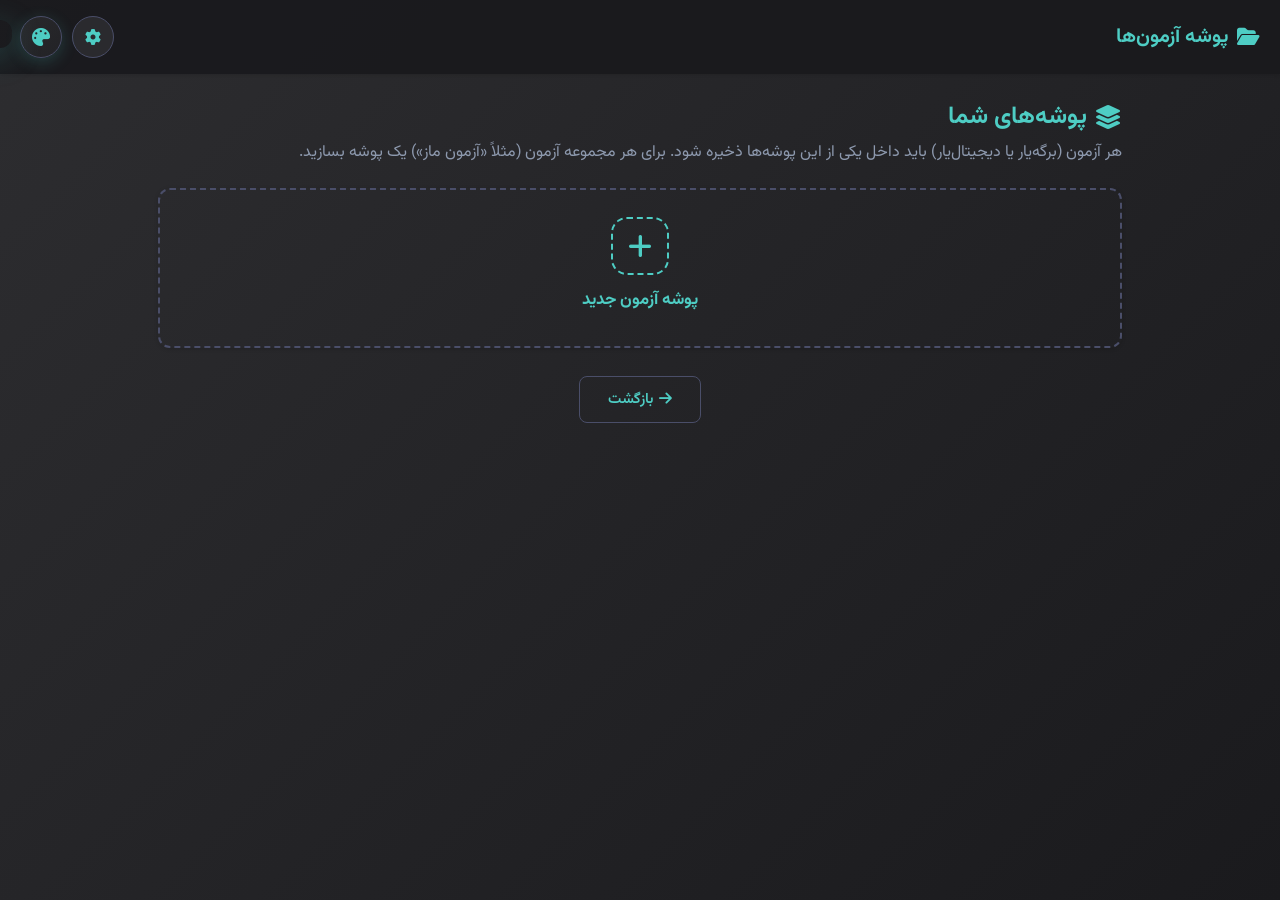
<file: app/src/main/assets/Exam_Folders.html>
<!doctype html>
<html lang="fa" dir="rtl">
  <head>
    <meta charset="UTF-8" />
    <meta name="viewport" content="width=device-width, initial-scale=1.0" />
    <link rel="stylesheet" href="libs/theme.css" />
    <script src="libs/theme.js"></script>
    <title>پوشه آزمون‌ها - آزمون یار</title>
    <link rel="icon" href="icon.png" type="image/png" />
    <link rel="stylesheet" href="libs/vazirmatn/Vazirmatn-font-face.css" />
    <link rel="stylesheet" href="libs/fontawesome/css/all.min.css" />
    <script src="libs/chart.umd.js"></script>
    <style>
      html,
      body {
        height: 100%;
        margin: 0;
        padding: 0;
        overflow-x: hidden;
        width: 100%;
        min-height: 100vh;
      }
      * {
        box-sizing: border-box;
      }
      body {
        font-family: var(--font-family);
        background: var(--gradient-water);
        color: var(--text-color);
        line-height: 1.6;
        min-height: 100vh;
        transition: var(--transition);
      }
      .header {
        background: var(--header-bg);
        backdrop-filter: blur(10px);
        padding: 16px 20px;
        display: flex;
        align-items: center;
        justify-content: space-between;
        box-shadow: var(--shadow-light);
        position: sticky;
        top: 0;
        z-index: 50;
      }
      .header h1 {
        font-size: 1.25rem;
        margin: 0;
        color: var(--primary-color);
        display: flex;
        align-items: center;
        gap: 8px;
      }
      .header-actions {
        display: flex;
        gap: 10px;
      }
      .icon-btn {
        background: var(--card-bg);
        border: 1px solid var(--border-color);
        color: var(--primary-color);
        width: 42px;
        height: 42px;
        border-radius: 50%;
        display: flex;
        align-items: center;
        justify-content: center;
        cursor: pointer;
        transition: var(--transition);
        font-size: 1rem;
      }
      .icon-btn:hover {
        background: var(--gradient-primary);
        color: #fff;
        transform: translateY(-2px);
      }
      .container {
        max-width: 1000px;
        margin: 0 auto;
        padding: 24px 18px 60px;
      }
      .page-intro {
        margin-bottom: 22px;
      }
      .page-intro p {
        color: var(--text-muted);
        margin: 4px 0 0;
      }
      .page-intro h2 {
        margin: 0;
        color: var(--primary-color);
        display: flex;
        align-items: center;
        gap: 8px;
      }
      .breadcrumb {
        display: flex;
        align-items: center;
        gap: 8px;
        margin-bottom: 18px;
        color: var(--text-muted);
        font-size: 0.95rem;
      }
      .breadcrumb a {
        color: var(--primary-color);
        cursor: pointer;
        text-decoration: none;
      }
      .breadcrumb a:hover {
        text-decoration: underline;
      }
      .folder-grid {
        display: grid;
        grid-template-columns: repeat(auto-fit, minmax(210px, 1fr));
        gap: 18px;
        margin-top: 10px;
      }
      .bottom-back-wrap {
        display: flex;
        justify-content: center;
        margin-top: 28px;
      }
      .bottom-back-wrap .btn {
        padding: 11px 28px;
      }
      .folder-card {
        background: var(--card-bg);
        border-radius: var(--border-radius);
        padding: 22px 18px;
        text-align: center;
        transition: var(--transition);
        cursor: pointer;
        border: 1px solid var(--border-color);
        backdrop-filter: blur(10px);
        display: flex;
        flex-direction: column;
        align-items: center;
        position: relative;
      }
      .folder-card:hover {
        transform: translateY(-5px);
        box-shadow: var(--shadow);
        background: var(--card-hover);
      }
      .folder-card .folder-icon {
        width: 58px;
        height: 58px;
        border-radius: 16px;
        background: var(--gradient-primary);
        display: flex;
        align-items: center;
        justify-content: center;
        color: #fff;
        font-size: 1.5rem;
        margin-bottom: 12px;
      }
      .folder-card h4 {
        color: var(--primary-color);
        font-size: 1.05rem;
        margin: 0 0 6px;
      }
      .folder-card .folder-meta {
        color: var(--text-muted);
        font-size: 0.82rem;
      }
      .folder-card.add-folder-card {
        border: 2px dashed var(--border-color);
        background: transparent;
        justify-content: center;
        min-height: 160px;
      }
      .folder-card.add-folder-card .folder-icon {
        background: transparent;
        color: var(--primary-color);
        border: 2px dashed var(--primary-color);
        font-size: 1.7rem;
      }
      .folder-delete-btn {
        position: absolute;
        top: 8px;
        left: 8px;
        width: 30px;
        height: 30px;
        border-radius: 50%;
        background: rgba(231, 76, 60, 0.12);
        color: var(--danger-color);
        border: none;
        cursor: pointer;
        display: flex;
        align-items: center;
        justify-content: center;
        opacity: 0;
        transition: var(--transition);
      }
      .folder-card:hover .folder-delete-btn {
        opacity: 1;
      }
      .exam-list {
        display: flex;
        flex-direction: column;
        gap: 12px;
        margin-top: 10px;
      }
      .exam-card {
        background: var(--card-bg);
        border: 1px solid var(--border-color);
        border-radius: var(--border-radius);
        padding: 16px 18px;
        display: flex;
        align-items: center;
        justify-content: space-between;
        gap: 14px;
        transition: var(--transition);
        flex-wrap: wrap;
      }
      .exam-card:hover {
        box-shadow: var(--shadow-light);
      }
      .exam-main {
        display: flex;
        align-items: center;
        gap: 14px;
        flex: 1;
        min-width: 220px;
      }
      .exam-icon {
        width: 44px;
        height: 44px;
        border-radius: 12px;
        display: flex;
        align-items: center;
        justify-content: center;
        background: var(--gradient-primary);
        color: #fff;
        font-size: 1.1rem;
        flex-shrink: 0;
      }
      .exam-info h4 {
        margin: 0 0 4px;
        color: var(--text-color);
        font-size: 1rem;
      }
      .exam-info .exam-meta {
        color: var(--text-muted);
        font-size: 0.82rem;
        display: flex;
        gap: 10px;
        flex-wrap: wrap;
      }
      .badge {
        display: inline-flex;
        align-items: center;
        gap: 4px;
        padding: 3px 10px;
        border-radius: 999px;
        font-size: 0.78rem;
        font-weight: 600;
      }
      .badge-pending {
        background: rgba(243, 156, 18, 0.15);
        color: var(--warning-color);
      }
      .badge-graded {
        background: rgba(46, 204, 113, 0.15);
        color: var(--success-color);
      }
      .exam-actions {
        display: flex;
        gap: 8px;
      }
      .btn {
        padding: 10px 20px;
        border: none;
        border-radius: var(--border-radius-sm);
        cursor: pointer;
        font-family: var(--font-family);
        font-size: 0.92rem;
        display: inline-flex;
        align-items: center;
        gap: 6px;
        transition: var(--transition);
        font-weight: 600;
      }
      .btn-primary {
        background: var(--gradient-primary);
        color: #fff;
      }
      .btn-primary:hover {
        filter: brightness(1.08);
        transform: translateY(-1px);
      }
      .btn-secondary {
        background: transparent;
        color: var(--primary-color);
        border: 1px solid var(--border-color);
      }
      .btn-secondary:hover {
        background: var(--card-hover);
      }
      .btn-danger {
        background: rgba(231, 76, 60, 0.12);
        color: var(--danger-color);
      }
      .btn-danger:hover {
        background: var(--danger-color);
        color: #fff;
      }
      .btn-wrong {
        background: rgba(231, 76, 60, 0.12);
        color: var(--danger-color);
        border: 1px solid rgba(231, 76, 60, 0.35);
      }
      .btn-wrong:hover {
        background: var(--danger-color);
        color: #fff;
      }
      .btn-sm {
        padding: 7px 14px;
        font-size: 0.82rem;
      }
      .empty-state {
        text-align: center;
        padding: 50px 20px;
        color: var(--text-muted);
      }
      .empty-state i {
        font-size: 2.6rem;
        color: var(--border-color);
        margin-bottom: 14px;
        display: block;
      }
      .ay-modal-overlay {
        position: fixed;
        inset: 0;
        background: rgba(10, 20, 30, 0.55);
        display: none;
        align-items: center;
        justify-content: center;
        z-index: 9999;
        padding: 16px;
      }
      .ay-modal-overlay.active {
        display: flex;
      }
      .ay-modal-box {
        background: var(--card-bg);
        border-radius: var(--border-radius-lg);
        padding: 26px;
        max-width: 460px;
        width: 100%;
        box-shadow: var(--shadow);
        border: 1px solid var(--border-color);
        backdrop-filter: blur(10px);
        max-height: 88vh;
        overflow-y: auto;
      }
      .ay-modal-box h3 {
        color: var(--primary-color);
        margin: 0 0 16px;
        display: flex;
        align-items: center;
        gap: 8px;
      }
      .ay-modal-box .form-group {
        margin-bottom: 16px;
      }
      .ay-modal-box label {
        display: block;
        margin-bottom: 6px;
        font-size: 0.9rem;
        color: var(--text-color);
        font-weight: 600;
      }
      .ay-modal-box input[type="text"],
      .ay-modal-box select,
      .ay-modal-box textarea {
        width: 100%;
        padding: 11px 12px;
        border-radius: var(--border-radius-sm);
        border: 1px solid var(--border-color);
        background: rgba(255, 255, 255, 0.6);
        font-family: var(--font-family);
        color: var(--text-color);
        font-size: 0.95rem;
      }
      [data-theme="galaxy"] .ay-modal-box input,
      [data-theme="galaxy"] .ay-modal-box select,
      [data-theme="galaxy"] .ay-modal-box textarea,
      [data-theme="coal-mine"] .ay-modal-box input,
      [data-theme="coal-mine"] .ay-modal-box select,
      [data-theme="coal-mine"] .ay-modal-box textarea {
        background: rgba(255, 255, 255, 0.06);
      }
      .ay-modal-box textarea {
        min-height: 90px;
        resize: vertical;
      }
      .ay-modal-actions {
        display: flex;
        gap: 10px;
        justify-content: flex-end;
        margin-top: 18px;
      }
      .ay-modal-note {
        font-size: 0.82rem;
        color: var(--text-muted);
        margin-top: -8px;
        margin-bottom: 14px;
      }
      .ay-modal-box-lg {
        max-width: 680px;
      }
      .ay-modal-box hr.ay-divider {
        border: none;
        border-top: 1px solid var(--border-color);
        margin: 18px 0;
        opacity: 0.6;
      }
      .blueprint-mini-list {
        display: flex;
        flex-direction: column;
        gap: 8px;
        margin-top: 8px;
      }
      .blueprint-mini-item {
        display: flex;
        align-items: center;
        justify-content: space-between;
        gap: 10px;
        background: var(--water-light);
        border: 1px solid var(--border-color);
        border-radius: var(--border-radius-sm);
        padding: 9px 12px;
        font-size: 0.88rem;
      }
      .blueprint-mini-item span {
        display: flex;
        align-items: center;
        gap: 8px;
        color: var(--text-color);
        font-weight: 600;
      }
      .blueprint-mini-item .blueprint-mini-actions {
        display: flex;
        gap: 6px;
      }
      .blueprint-mini-item .mini-icon-btn {
        width: 28px;
        height: 28px;
        border-radius: 50%;
        border: none;
        cursor: pointer;
        display: flex;
        align-items: center;
        justify-content: center;
        font-size: 0.78rem;
        transition: var(--transition);
      }
      .blueprint-mini-item .mini-icon-btn.edit {
        background: rgba(0, 105, 148, 0.12);
        color: var(--primary-color);
      }
      .blueprint-mini-item .mini-icon-btn.edit:hover {
        background: var(--primary-color);
        color: #fff;
      }
      .blueprint-mini-item .mini-icon-btn.del {
        background: rgba(231, 76, 60, 0.12);
        color: var(--danger-color);
      }
      .blueprint-mini-item .mini-icon-btn.del:hover {
        background: var(--danger-color);
        color: #fff;
      }
      .blueprint-empty-note {
        font-size: 0.85rem;
        color: var(--text-muted);
        text-align: center;
        padding: 8px;
      }
      .booklet-block {
        border: 1px dashed var(--border-color);
        border-radius: var(--border-radius-sm);
        padding: 14px;
        margin-bottom: 14px;
        background: rgba(255, 255, 255, 0.35);
      }
      [data-theme="galaxy"] .booklet-block,
      [data-theme="coal-mine"] .booklet-block {
        background: rgba(255, 255, 255, 0.03);
      }
      .booklet-header {
        margin-bottom: 10px;
      }
      .booklet-time-row {
        display: flex;
        align-items: center;
        gap: 8px;
        margin-top: 8px;
        flex-wrap: wrap;
      }
      .booklet-time-row label {
        color: var(--text-color);
        font-size: 0.86rem;
        font-weight: 600;
      }
      .booklet-time-input {
        width: 120px;
        padding: 8px 9px;
        border-radius: var(--border-radius-sm);
        border: 1px solid var(--border-color);
        background: rgba(255, 255, 255, 0.6);
        font-family: var(--font-family);
        color: var(--text-color);
        font-size: 0.85rem;
      }
      [data-theme="galaxy"] .booklet-time-input,
      [data-theme="coal-mine"] .booklet-time-input {
        background: rgba(255, 255, 255, 0.06);
      }
      .booklet-time-note {
        color: var(--text-muted);
        font-size: 0.78rem;
      }
      .booklet-header input.booklet-name-input {
        width: 100%;
        padding: 9px 11px;
        border-radius: var(--border-radius-sm);
        border: 1px solid var(--border-color);
        background: rgba(255, 255, 255, 0.6);
        font-family: var(--font-family);
        color: var(--primary-color);
        font-weight: 700;
        font-size: 0.92rem;
      }
      .subject-rows {
        display: flex;
        flex-direction: column;
        gap: 8px;
        margin-bottom: 10px;
      }
      .subject-row {
        display: flex;
        gap: 6px;
        align-items: center;
        flex-wrap: wrap;
      }
      .subject-row .subj-name {
        flex: 2;
        min-width: 110px;
      }
      .subject-row .subj-type {
        flex: 1;
        min-width: 90px;
      }
      .subject-row .subj-start,
      .subject-row .subj-end {
        flex: 1;
        min-width: 70px;
      }
      .subject-row input,
      .subject-row select {
        padding: 8px 9px;
        border-radius: var(--border-radius-sm);
        border: 1px solid var(--border-color);
        background: rgba(255, 255, 255, 0.6);
        font-family: var(--font-family);
        color: var(--text-color);
        font-size: 0.85rem;
      }
      [data-theme="galaxy"] .subject-row input,
      [data-theme="galaxy"] .subject-row select,
      [data-theme="coal-mine"] .subject-row input,
      [data-theme="coal-mine"] .subject-row select {
        background: rgba(255, 255, 255, 0.06);
      }
      .subj-remove-btn {
        width: 30px;
        height: 30px;
        border-radius: 50%;
        border: none;
        cursor: pointer;
        flex-shrink: 0;
        background: rgba(231, 76, 60, 0.12);
        color: var(--danger-color);
        display: flex;
        align-items: center;
        justify-content: center;
        transition: var(--transition);
      }
      .subj-remove-btn:hover {
        background: var(--danger-color);
        color: #fff;
      }
      .add-subject-btn {
        width: 100%;
        justify-content: center;
      }
      .notification {
        position: fixed;
        top: 20px;
        left: 20px;
        padding: 14px 20px;
        border-radius: var(--border-radius);
        box-shadow: var(--shadow);
        z-index: 10000;
        transform: translateX(-120%);
        transition: transform 0.3s ease;
        max-width: 340px;
        font-family: var(--font-family);
        display: flex;
        align-items: center;
        gap: 10px;
        color: #fff;
      }
      .notification.show {
        transform: translateX(0);
      }
      .notification-success {
        background: var(--success-color);
      }
      .notification-error {
        background: var(--danger-color);
      }
      .notification-info {
        background: var(--primary-color);
      }
      .notification-warning {
        background: var(--warning-color);
      }
      @media (max-width: 560px) {
.exam-card {
          flex-direction: column;
          align-items: flex-start;
        }
.exam-actions {
          width: 100%;
        }
.exam-actions .btn {
          flex: 1;
          justify-content: center;
        }
}
      .wv-box { max-width: 760px; max-height: 88vh; overflow-y: auto; }
      .wv-sum { display: flex; gap: 8px; flex-wrap: wrap; margin-bottom: 12px; }
      .wv-chip { padding: 5px 13px; border-radius: 999px; border: 1px solid var(--border-color); background: transparent; color: var(--text-color); font-family: inherit; font-size: .85rem; cursor: pointer; }
      .wv-chip.active { background: var(--primary-color); color: #fff; border-color: var(--primary-color); }
      .wv-subj { border: 1px solid var(--border-color); border-radius: 10px; margin-bottom: 10px; overflow: hidden; }
      .wv-subj > header { display: flex; justify-content: space-between; align-items: center; gap: 8px; flex-wrap: wrap; padding: 9px 12px; font-weight: 700; background: rgba(128,128,128,.08); }
      .wv-subj > header small { font-weight: 400; color: var(--text-muted); }
      .wv-item { display: flex; gap: 10px; align-items: flex-start; flex-wrap: wrap; padding: 8px 12px; border-top: 1px solid var(--border-color); font-size: .9rem; }
      .wv-item .n { font-weight: 700; min-width: 64px; }
      .wv-tag { padding: 1px 9px; border-radius: 999px; font-size: .75rem; font-weight: 700; }
      .wv-tag.wrong { background: rgba(231,76,60,.15); color: #c0392b; }
      .wv-tag.empty { background: rgba(243,156,18,.18); color: #b9770e; }
      .wv-item img { max-width: 100%; max-height: 220px; border-radius: 6px; border: 1px solid var(--border-color); cursor: zoom-in; background: #fff; }
      .wv-ok { color: var(--text-muted); font-size: .85rem; padding: 4px 2px; }
    </style>
  
<style id="lite-mode-css">
  *, *::before, *::after {
    animation: none !important;
    transition: none !important;
    backdrop-filter: none !important;
    -webkit-backdrop-filter: none !important;
    text-shadow: none !important;
    scroll-behavior: auto !important;
  }
  .background-effects, .bubble, .bubble-small, .particle, .wave, .confetti {
    display: none !important;
  }
  .card, [class*="card"], [class*="modal"], [class*="panel"], header, .header {
    box-shadow: 0 1px 4px rgba(0,0,0,.15) !important;
  }
  body { background-attachment: scroll !important; }
</style>

</head>
  <body>
    <header class="header">
      <h1><i class="fas fa-folder-open"></i> پوشه آزمون‌ها</h1>
      <div class="header-actions">
        <button
          class="icon-btn"
          title="تنظیمات پوشه آزمون‌ها"
          onclick="openSettingsModal()"
        >
          <i class="fas fa-cog"></i>
        </button>
      </div>
    </header>

    <div class="container">
      <!-- صفحه لیست پوشه‌ها -->
      <div id="foldersView">
        <div class="page-intro">
          <h2><i class="fas fa-layer-group"></i> پوشه‌های شما</h2>
          <p>
            هر آزمون (برگه‌یار یا دیجیتال‌یار) باید داخل یکی از این پوشه‌ها
            ذخیره شود. برای هر مجموعه آزمون (مثلاً «آزمون ماز») یک پوشه بسازید.
          </p>
        </div>
        <div class="folder-grid" id="foldersGrid"></div>
        <div class="bottom-back-wrap">
          <button class="btn btn-secondary" onclick="goBack()">
            <i class="fas fa-arrow-right"></i> بازگشت
          </button>
        </div>
      </div>

      <!-- صفحه جزئیات یک پوشه -->
      <div id="folderDetailView" style="display: none">
        <div class="breadcrumb">
          <a onclick="showFoldersView()"
            ><i class="fas fa-folder-open"></i> پوشه آزمون‌ها</a
          >
          <span>/</span>
          <span id="activeFolderName"></span>
        </div>
        <div class="page-intro">
          <div
            style="
              display: flex;
              align-items: center;
              justify-content: space-between;
              gap: 12px;
              flex-wrap: wrap;
            "
          >
            <div>
              <h2><i class="fas fa-clipboard-list"></i> آزمون‌های این پوشه</h2>
              <p>
                آزمون‌هایی که هنوز کلید ندارند به عنوان «در انتظار کلید» نمایش
                داده می‌شوند؛ هر وقت کلید را وارد کنید، کارنامه ساخته می‌شود.
              </p>
            </div>
            <button
              class="btn btn-primary"
              onclick="openTrend(currentFolderId)"
            >
              <i class="fas fa-chart-line"></i> مشاهده روند آزمون
            </button>
          </div>
        </div>
        <div class="exam-list" id="examsList"></div>
        <div class="bottom-back-wrap">
          <button class="btn btn-secondary" onclick="goBack()">
            <i class="fas fa-arrow-right"></i> بازگشت
          </button>
        </div>
      </div>
    </div>

    <!-- مودال ساخت پوشه -->
    <div class="ay-modal-overlay" id="createFolderModal">
      <div class="ay-modal-box">
        <h3><i class="fas fa-folder-plus"></i> پوشه آزمون جدید</h3>
        <div class="form-group">
          <label for="newFolderName">نام پوشه (مثلاً: آزمون ماز)</label>
          <input
            type="text"
            id="newFolderName"
            placeholder="نام پوشه آزمون را وارد کنید"
          />
        </div>
        <div class="ay-modal-actions">
          <button
            class="btn btn-secondary"
            onclick="closeModal('createFolderModal')"
          >
            انصراف
          </button>
          <button class="btn btn-primary" onclick="submitCreateFolder()">
            <i class="fas fa-check"></i> ساخت پوشه
          </button>
        </div>
      </div>
    </div>

    <!-- مودال تنظیمات (پوشه پیش‌فرض) -->
    <div class="ay-modal-overlay" id="settingsModal">
      <div class="ay-modal-box">
        <h3><i class="fas fa-cog"></i> تنظیمات پوشه آزمون‌ها</h3>
        <div class="form-group">
          <label for="defaultFolderSelect">پوشه پیش‌فرض ذخیره کارنامه‌ها</label>
          <select id="defaultFolderSelect"></select>
        </div>
        <p class="ay-modal-note">
          هر بار که در برگه‌یار یا دیجیتال‌یار آزمون می‌دهید، این پوشه به‌طور
          پیش‌فرض انتخاب‌شده نمایش داده می‌شود؛ همچنان می‌توانید پوشه دیگری را
          هم انتخاب کنید.
        </p>

        <hr class="ay-divider" />

        <div class="form-group">
          <label><i class="fas fa-layer-group"></i> بودجه‌بندی‌های آزمون</label>
          <p class="ay-modal-note" style="margin-top: 0">
            برای هر آزمون می‌توانید تعداد دفترچه، زمان هر دفترچه و بازه سوالات هر درس
            (عمومی/تخصصی) را یک‌بار به عنوان «بودجه‌بندی» بسازید تا هنگام ثبت
            آزمون در برگه‌یار یا دیجیتال‌یار، فقط آن را انتخاب کنید؛ این اطلاعات
            مستقیماً برای ساخت کارنامه استفاده می‌شود.
          </p>
          <div class="blueprint-mini-list" id="blueprintsListInSettings"></div>
          <button
            class="btn btn-secondary btn-sm"
            style="margin-top: 10px; width: 100%; justify-content: center"
            onclick="openBlueprintModal()"
          >
            <i class="fas fa-plus"></i> بودجه‌بندی جدید
          </button>
        </div>

        <div class="ay-modal-actions">
          <button
            class="btn btn-secondary"
            onclick="closeModal('settingsModal')"
          >
            بستن
          </button>
          <button class="btn btn-primary" onclick="submitSettings()">
            <i class="fas fa-check"></i> ذخیره
          </button>
        </div>
      </div>
    </div>

    <!-- مودال ساخت/ویرایش بودجه‌بندی آزمون -->
    <div class="ay-modal-overlay" id="blueprintModal">
      <div class="ay-modal-box ay-modal-box-lg">
        <h3>
          <i class="fas fa-layer-group"></i>
          <span id="blueprintModalTitle">بودجه‌بندی جدید</span>
        </h3>

        <div class="form-group">
          <label for="blueprintNameInput">نام بودجه‌بندی</label>
          <input
            type="text"
            id="blueprintNameInput"
            placeholder="مثلاً: بودجه‌بندی آزمون جامع کنکور"
          />
        </div>

        <div class="form-group">
          <label for="blueprintBookletCount">تعداد دفترچه آزمون</label>
          <div style="display: flex; gap: 10px">
            <input
              type="number"
              id="blueprintBookletCount"
              min="1"
              max="10"
              value="1"
              style="max-width: 110px"
            />
            <button
              class="btn btn-secondary btn-sm"
              onclick="applyBookletCount()"
            >
              <i class="fas fa-sync"></i> تنظیم دفترچه‌ها
            </button>
          </div>
          <p class="ay-modal-note">
            با تغییر تعداد دفترچه، تعداد بخش‌های زیر تغییر می‌کند؛ دروسی که
            قبلاً وارد کرده‌اید حفظ می‌شوند.
          </p>
        </div>

        <div id="bookletsContainer"></div>

        <div class="ay-modal-actions">
          <button
            class="btn btn-secondary"
            onclick="closeModal('blueprintModal')"
          >
            انصراف
          </button>
          <button class="btn btn-primary" onclick="submitBlueprint()">
            <i class="fas fa-check"></i> ذخیره بودجه‌بندی
          </button>
        </div>
      </div>
    </div>

    <!-- مودال آمار -->
    <div class="ay-modal-overlay" id="statsModal">
      <div class="ay-modal-box stats-modal">
        <h3 id="statsModalTitle">آمار آزمون‌ها</h3>
        <div class="stats-summary" id="statsSummary"></div>
        <canvas id="subjectChart"></canvas>
        <canvas id="answersChart"></canvas>
        <div class="ay-modal-actions">
          <button class="btn btn-secondary" onclick="closeModal('statsModal')">
            بستن
          </button>
        </div>
      </div>
    </div>

    <!-- مودال کارنامه غلط‌ها -->
    <div class="ay-modal-overlay" id="wrongViewModal">
      <div class="ay-modal-box wv-box">
        <h3><i class="fas fa-circle-xmark"></i> <span id="wvTitle">کارنامه غلط‌ها</span></h3>
        <div id="wvBody"></div>
        <div class="ay-modal-actions">
          <button class="btn btn-wrong" id="wvDownload"><i class="fas fa-download"></i> دانلود</button>
          <button class="btn btn-secondary" onclick="closeModal('wrongViewModal')">بستن</button>
        </div>
      </div>
    </div>

    <!-- مودال افزودن کلید برای آزمون در انتظار -->
    <div class="ay-modal-overlay" id="addKeyModal">
      <div class="ay-modal-box">
        <h3><i class="fas fa-key"></i> افزودن کلید آزمون</h3>
        <p class="ay-modal-note" id="addKeyModalNote"></p>
        <div class="form-group" id="keyInputWrap">
          <label for="keyInputText">کلید آزمون</label>
          <textarea
            id="keyInputText"
            placeholder="کلید آزمون را اینجا وارد کنید"
          ></textarea>
        </div>
        <div class="form-group">
          <label for="addKeyBlueprintSelect"
            ><i class="fas fa-layer-group"></i> نوع بودجه‌بندی (اختیاری)</label
          >
          <select id="addKeyBlueprintSelect">
            <option value="">
              بدون بودجه‌بندی (استفاده از اطلاعات خود کلید)
            </option>
          </select>
          <p class="ay-modal-note">
            اگر بودجه‌بندی انتخاب کنید، بازه سوالات و نوع دروس آن جایگزین
            اطلاعاتی می‌شود که از خود کلید استخراج می‌شود.
          </p>
        </div>
        <div class="ay-modal-actions">
          <button class="btn btn-secondary" onclick="closeModal('addKeyModal')">
            انصراف
          </button>
          <button class="btn btn-primary" onclick="submitAddKey()">
            <i class="fas fa-magic"></i> ساخت کارنامه
          </button>
        </div>
      </div>
    </div>

    <div class="notification" id="notification"></div>

    <script src="exam-folder-store.js"></script>
    <script>
      const Store = window.ExamFolderStore;
      let currentFolderId = null;
      let pendingExamForKey = null;

      function showNotification(message, type) {
        const el = document.getElementById("notification");
        el.textContent = message;
        el.className =
          "notification notification-" + (type || "info") + " show";
        setTimeout(() => el.classList.remove("show"), 3200);
      }

      function goBack() {
        if (currentFolderId) {
          showFoldersView();
          return;
        }
        window.location.href = "index.html";
      }

      function closeModal(id) {
        document.getElementById(id).classList.remove("active");
      }
      function openModal(id) {
        document.getElementById(id).classList.add("active");
      }

      // ==================== اتصال پوشه به صفحه روند ====================
      function openTrend(folderId) {
        if (!folderId) {
          showNotification("پوشه‌ای انتخاب نشده است.", "error");
          return;
        }
        window.location.href =
          "Azmoon_Trend/Trend.html?folderId=" + encodeURIComponent(folderId);
      }

      // ==================== نمایش لیست پوشه‌ها ====================
      function showFoldersView() {
        currentFolderId = null;
        document.getElementById("folderDetailView").style.display = "none";
        document.getElementById("foldersView").style.display = "block";
        renderFolders();
      }

      function renderFolders() {
        Store.listFolders().then((folders) => {
          const grid = document.getElementById("foldersGrid");
          let html = "";
          folders.forEach((f) => {
            html += `
              <div class="folder-card" onclick="openFolder('${f.id}')">
                <button class="folder-delete-btn" title="حذف پوشه" onclick="event.stopPropagation(); confirmDeleteFolder('${f.id}','${escapeAttr(f.name)}')">
                  <i class="fas fa-trash"></i>
                </button>
                <div class="folder-icon"><i class="fas fa-folder"></i></div>
                <h4>${escapeHtml(f.name)}</h4>
                <div class="folder-meta" id="folderMeta_${f.id}">در حال بارگذاری...</div>
                <div style="display:flex;gap:6px;flex-wrap:wrap;justify-content:center;margin-top:4px">
                  <button class="btn btn-secondary btn-sm" onclick="event.stopPropagation(); openStats('${f.id}')"><i class="fas fa-chart-bar"></i> آمار پوشه</button>
                  <button class="btn btn-primary btn-sm" onclick="event.stopPropagation(); openTrend('${f.id}')"><i class="fas fa-chart-line"></i> روند آزمون</button>
                </div>
              </div>`;
          });
          html += `
            <div class="folder-card add-folder-card" onclick="openCreateFolderModal()">
              <div class="folder-icon"><i class="fas fa-plus"></i></div>
              <h4>پوشه آزمون جدید</h4>
            </div>`;
          grid.innerHTML = html;

          folders.forEach((f) => {
            Store.listExams(f.id).then((exams) => {
              const el = document.getElementById("folderMeta_" + f.id);
              if (!el) return;
              const pending = exams.filter(
                (e) => e.status === "pending",
              ).length;
              el.textContent =
                exams.length +
                " آزمون" +
                (pending ? " · " + pending + " در انتظار کلید" : "");
            });
          });
        });
      }

      function openCreateFolderModal() {
        document.getElementById("newFolderName").value = "";
        openModal("createFolderModal");
        setTimeout(() => document.getElementById("newFolderName").focus(), 100);
      }

      function submitCreateFolder() {
        const name = document.getElementById("newFolderName").value.trim();
        if (!name) {
          showNotification("لطفاً نام پوشه را وارد کنید.", "error");
          return;
        }
        Store.createFolder(name).then(() => {
          closeModal("createFolderModal");
          showNotification("پوشه «" + name + "» ساخته شد.", "success");
          renderFolders();
        });
      }

      function confirmDeleteFolder(id, name) {
        if (
          confirm(
            "آیا از حذف پوشه «" +
              name +
              "» و همه آزمون‌های داخل آن مطمئن هستید؟",
          )
        ) {
          Store.deleteFolder(id).then(() => {
            showNotification("پوشه حذف شد.", "success");
            renderFolders();
          });
        }
      }

      // ==================== جزئیات پوشه ====================
      function openFolder(id) {
        currentFolderId = id;
        document.getElementById("foldersView").style.display = "none";
        document.getElementById("folderDetailView").style.display = "block";
        Store.getFolder(id).then((f) => {
          document.getElementById("activeFolderName").textContent = f
            ? f.name
            : "";
        });
        renderExams(id);
      }

      function renderExams(folderId) {
        Store.listExams(folderId).then((exams) => {
          const list = document.getElementById("examsList");
          if (exams.length === 0) {
            list.innerHTML = `
              <div class="empty-state">
                <i class="fas fa-inbox"></i>
                هنوز آزمونی در این پوشه ذخیره نشده است.<br />
                از برگه‌یار یا دیجیتال‌یار، این پوشه را برای آزمون بعدی خود انتخاب کنید.
              </div>`;
            return;
          }
          list.innerHTML = exams
            .map((e) => {
              const sourceLabel =
                e.source === "digital" ? "دیجیتال‌یار" : "برگه‌یار";
              const sourceIcon =
                e.source === "digital" ? "fa-laptop" : "fa-file-alt";
              const statusBadge =
                e.status === "graded"
                  ? '<span class="badge badge-graded"><i class="fas fa-check-circle"></i> دارای کارنامه</span>'
                  : '<span class="badge badge-pending"><i class="fas fa-hourglass-half"></i> در انتظار کلید</span>';
              const primaryAction =
                e.status === "graded"
                  ? `<button class="btn btn-primary btn-sm" onclick="viewKarnameh('${e.id}')"><i class="fas fa-chart-bar"></i> مشاهده کارنامه</button>
                     <button class="btn btn-wrong btn-sm" onclick="viewWrongReport('${e.id}')" title="مشاهده غلط‌ها و نزده‌های این آزمون به تفکیک درس"><i class="fas fa-circle-xmark"></i> کارنامه غلط‌ها</button>`
                  : `<button class="btn btn-primary btn-sm" onclick="openAddKeyModal('${e.id}')"><i class="fas fa-key"></i> افزودن کلید</button>`;
              return `
                <div class="exam-card">
                  <div class="exam-main">
                    <div class="exam-icon"><i class="fas ${sourceIcon}"></i></div>
                    <div class="exam-info">
                      <h4>${escapeHtml(e.name || "آزمون بدون نام")}</h4>
                      <div class="exam-meta">
                        <span><i class="fas fa-calendar"></i> ${escapeHtml(e.date || "")}</span>
                        <span><i class="fas fa-list-ol"></i> ${e.totalQuestions || 0} سوال</span>
                        <span>${sourceLabel}</span>
                        ${statusBadge}
                      </div>
                    </div>
                  </div>
                  <div class="exam-actions">
                    ${primaryAction}
                    <button class="btn btn-danger btn-sm" onclick="confirmDeleteExam('${e.id}')"><i class="fas fa-trash"></i></button>
                  </div>
                </div>`;
            })
            .join("");
        });
      }

      function confirmDeleteExam(id) {
        if (confirm("آیا از حذف این آزمون مطمئن هستید؟")) {
          Store.deleteExam(id).then(() => {
            showNotification("آزمون حذف شد.", "success");
            renderExams(currentFolderId);
          });
        }
      }

      function viewKarnameh(examId) {
        Store.getExam(examId).then((exam) => {
          if (!exam) return;
          const base =
            exam.source === "digital"
              ? "Digital_yar/karnameh-engine.html"
              : "Bargeh_yar/karnameh.html";
          window.location.href =
            base +
            "?examId=" +
            encodeURIComponent(exam.id) +
            "&folderId=" +
            encodeURIComponent(exam.folderId);
        });
      }

      // ==================== کارنامه غلط‌ها ====================
      // لیست سوال‌های غلط و نزده را از روی پاسخ‌های داوطلب و کلید می‌سازد
      function computeWrongList(exam) {
        const ua = exam.userAnswers || [];
        const ca = exam.correctAnswers || [];
        const total = exam.totalQuestions || ca.length;
        const items = [];
        for (let n = 1; n <= total; n++) {
          const u = parseInt(ua[n - 1], 10) || 0;
          const c = parseInt(ca[n - 1], 10) || 0;
          if (!c) continue; // سوال بدون کلید (مثلاً حذف‌شده)
          const m = (exam.metadata || []).find((r) => n >= r.start && n <= r.end);
          const subject = m ? m.name : "";
          if (u === 0) items.push({ n, type: "empty", user: 0, correct: c, subject });
          else if (u !== c) items.push({ n, type: "wrong", user: u, correct: c, subject });
        }
        return items;
      }

      // عکس سوال شماره n را از هر جایی که در آزمون ذخیره شده پیدا می‌کند.
      // اگر ساختار ذخیره‌سازی شما فرق دارد فقط همین تابع را اصلاح کنید.
      function getQuestionImageSrc(exam, n) {
        const i = n - 1;
        const pick = (v) => {
          if (!v) return null;
          if (typeof v === "string") return v;
          return v.dataUrl || v.src || v.image || v.url || null;
        };
        const pools = [
          exam.questionImages,
          exam.images,
          exam.questionPngs,
          exam.croppedQuestions,
        ];
        for (const pool of pools) {
          if (!pool) continue;
          const v = pick(pool[i]) || pick(pool[n]) || pick(pool[String(n)]);
          if (v) return v;
        }
        if (Array.isArray(exam.questions) && exam.questions[i]) {
          const q = exam.questions[i];
          return pick(q.image) || pick(q.img) || pick(q.src) || pick(q.png);
        }
        return null;
      }

      function downloadTextFile(fileName, content, mime) {
        const blob = new Blob(["\ufeff" + content], {
          type: (mime || "text/plain") + ";charset=utf-8",
        });
        const url = URL.createObjectURL(blob);
        const a = document.createElement("a");
        a.href = url;
        a.download = fileName;
        document.body.appendChild(a);
        a.click();
        a.remove();
        setTimeout(() => URL.revokeObjectURL(url), 1500);
      }

      function safeFileName(str) {
        return String(str || "آزمون").replace(/[\\/:*?"<>|]+/g, "-").trim();
      }

      // ---- نمایش درون‌صفحه‌ای غلط‌ها به تفکیک درس ----
      let wvState = null;
      function viewWrongReport(examId) {
        Store.getExam(examId).then((exam) => {
          if (!exam || exam.status !== "graded") {
            showNotification("ابتدا کلید آزمون را وارد کنید.", "error");
            return;
          }
          const items = computeWrongList(exam);
          const ca = exam.correctAnswers || [];
          const total = exam.totalQuestions || ca.length;
          const keyed = ca.filter((c) => parseInt(c, 10)).length || total;
          wvState = { exam, items, filter: "all", keyed };
          document.getElementById("wvTitle").textContent = "کارنامه غلط‌ها: " + (exam.name || "آزمون بدون نام");
          document.getElementById("wvDownload").onclick = () => downloadWrongReport(examId);
          renderWrongView();
          openModal("wrongViewModal");
        });
      }
      function setWrongFilter(f) {
        if (!wvState) return;
        wvState.filter = f;
        renderWrongView();
      }
      function renderWrongView() {
        const { exam, items, filter, keyed } = wvState;
        const fa = toPersianDigits;
        const wrong = items.filter((x) => x.type === "wrong").length;
        const empty = items.filter((x) => x.type === "empty").length;
        const correct = Math.max(0, keyed - wrong - empty);
        const chip = (k, label) => '<button class="wv-chip ' + (filter === k ? "active" : "") + '" onclick="setWrongFilter(\'' + k + '\')">' + label + "</button>";
        const shown = items.filter((x) => filter === "all" || x.type === filter);
        const groups = new Map();
        shown.forEach((x) => {
          const k = x.subject || "بدون درس";
          if (!groups.has(k)) groups.set(k, []);
          groups.get(k).push(x);
        });
        let body = "";
        groups.forEach((list, name) => {
          const w = list.filter((x) => x.type === "wrong").length;
          const e = list.length - w;
          body += '<div class="wv-subj"><header><span>' + escapeHtml(name) + "</span><small>غلط " + fa(w) + " · نزده " + fa(e) + "</small></header>" +
            list.map((x) => {
              const src = getQuestionImageSrc(exam, x.n);
              return '<div class="wv-item"><span class="n">سوال ' + fa(x.n) + '</span><span class="wv-tag ' + x.type + '">' + (x.type === "wrong" ? "غلط" : "نزده") + "</span>" +
                "<span>" + (x.type === "wrong" ? "پاسخ شما: " + fa(x.user) + " · " : "") + "پاسخ درست: " + fa(x.correct) + "</span>" +
                (src ? '<img src="' + escapeAttrHtml(src) + '" alt="سوال ' + x.n + '" onclick="window.open(this.src)">' : "") + "</div>";
            }).join("") + "</div>";
        });
        if (!body) body = '<p class="wv-ok">' + (items.length ? "موردی در این دسته نیست." : "در این آزمون غلط یا نزده‌ای وجود ندارد 🎉") + "</p>";
        document.getElementById("wvBody").innerHTML =
          '<div class="wv-sum">' + chip("all", "همه (" + fa(items.length) + ")") + chip("wrong", "غلط (" + fa(wrong) + ")") + chip("empty", "نزده (" + fa(empty) + ")") +
          '<span class="wv-ok" style="align-self:center">درست: ' + fa(correct) + "</span></div>" + body;
      }

      function downloadWrongReport(examId) {
        Store.getExam(examId).then((exam) => {
          if (!exam || exam.status !== "graded") {
            showNotification("ابتدا کلید آزمون را وارد کنید.", "error");
            return;
          }
          const items = computeWrongList(exam);
          if (items.length === 0) {
            showNotification("در این آزمون غلط یا نزده‌ای وجود ندارد 🎉", "success");
            return;
          }
          if (exam.source === "digital") buildDigitalWrongReport(exam, items);
          else buildBargehWrongReport(exam, items);
        });
      }

      // ---- برگه‌یار: فایل متنی ----
      function buildBargehWrongReport(exam, items) {
        const fa = toPersianDigits;
        const wrong = items.filter((x) => x.type === "wrong");
        const empty = items.filter((x) => x.type === "empty");
        const lines = [];
        lines.push("غلط‌های آزمون: " + (exam.name || "آزمون بدون نام"));
        if (exam.date) lines.push("تاریخ: " + exam.date);
        lines.push("تعداد غلط: " + fa(wrong.length) + "   |   تعداد نزده: " + fa(empty.length));
        lines.push("=".repeat(40));
        lines.push("");
        lines.push("سوال‌های غلط‌زده‌شده:");
        if (wrong.length === 0) lines.push("  (ندارد)");
        wrong.forEach((x) =>
          lines.push(
            "  سوال " + fa(x.n) + (x.subject ? " (" + x.subject + ")" : "") + " ← پاسخ شما: " + fa(x.user) + "  |  پاسخ درست: " + fa(x.correct),
          ),
        );
        lines.push("");
        lines.push("سوال‌های نزده:");
        if (empty.length === 0) lines.push("  (ندارد)");
        else {
          empty.forEach((x) =>
            lines.push("  سوال " + fa(x.n) + (x.subject ? " (" + x.subject + ")" : "") + " ← پاسخ درست: " + fa(x.correct)),
          );
          lines.push("");
          lines.push("شماره سوال‌های نزده: " + empty.map((x) => fa(x.n)).join("، "));
        }
        downloadTextFile(
          "غلط‌های آزمون - " + safeFileName(exam.name) + ".txt",
          lines.join("\r\n"),
          "text/plain",
        );
        showNotification("فایل متنی غلط‌ها دانلود شد.", "success");
      }

      // ---- دیجیتال‌یار: فایل HTML مرتب (عکس سوال فقط اگر موجود باشد) ----
      function buildDigitalWrongReport(exam, items) {
        const fa = toPersianDigits;
        const wrong = items.filter((x) => x.type === "wrong");
        const empty = items.filter((x) => x.type === "empty");

        const table = (list, withUser) =>
          list.length === 0
            ? '<p class="none">ندارد 🎉</p>'
            : '<table><thead><tr><th>سوال</th><th>درس</th>' +
              (withUser ? "<th>پاسخ شما</th>" : "") +
              "<th>پاسخ درست</th></tr></thead><tbody>" +
              list
                .map(
                  (x) =>
                    "<tr><td><b>" + fa(x.n) + "</b></td><td>" +
                    escapeHtml(x.subject || "—") + "</td>" +
                    (withUser ? "<td>" + fa(x.user) + "</td>" : "") +
                    "<td>" + fa(x.correct) + "</td></tr>",
                )
                .join("") +
              "</tbody></table>";

        // عکس‌ها فقط برای سوال‌هایی که عکس دارند
        const imgCards = items
          .map((x) => {
            const src = getQuestionImageSrc(exam, x.n);
            if (!src) return "";
            const tag = x.type === "wrong" ? "غلط زده" : "نزده";
            return (
              '<section class="q ' + x.type + '"><header><span class="num">سوال ' +
              fa(x.n) + '</span><span class="tag tag-' + x.type + '">' + tag +
              '</span></header><img src="' + escapeAttrHtml(src) + '" alt="سوال ' + x.n + '"></section>'
            );
          })
          .join("");

        const html =
          '<!doctype html><html lang="fa" dir="rtl"><head><meta charset="UTF-8">' +
          '<meta name="viewport" content="width=device-width,initial-scale=1">' +
          "<title>غلط‌های آزمون - " + escapeHtml(exam.name || "") + "</title>" +
          '<link href="libs/vazirmatn/Vazirmatn-font-face.css" rel="stylesheet" />' +
          "<style>" +
          "body{font-family:Vazirmatn,Tahoma,sans-serif;background:#f4f7fa;color:#1c2b36;margin:0;padding:20px}" +
          ".wrap{max-width:820px;margin:0 auto}" +
          "h1{margin:0 0 6px;font-size:1.4rem}" +
          ".meta{color:#667;margin-bottom:18px;display:flex;gap:16px;flex-wrap:wrap;font-size:.92rem}" +
          ".box{background:#fff;border-radius:12px;box-shadow:0 2px 10px rgba(0,0,0,.07);padding:16px 18px;margin-bottom:18px}" +
          ".box h2{margin:0 0 10px;font-size:1.05rem}" +
          ".wr h2{color:#c0392b}.em h2{color:#b9770e}" +
          "table{width:100%;border-collapse:collapse;font-size:.92rem}" +
          "th,td{padding:8px 10px;text-align:center;border-bottom:1px solid #e6edf2}" +
          "th{background:#f7fafc;color:#556}td:nth-child(2){text-align:right}" +
          ".none{color:#2e8b57;margin:0}" +
          ".q{background:#fff;border-radius:12px;box-shadow:0 2px 10px rgba(0,0,0,.07);margin-bottom:16px;overflow:hidden;border-right:5px solid #e74c3c}" +
          ".q.empty{border-right-color:#f39c12}" +
          ".q header{display:flex;align-items:center;gap:10px;padding:10px 14px;background:#fafcfd;border-bottom:1px solid #e6edf2}" +
          ".tag{padding:2px 10px;border-radius:999px;font-size:.78rem;font-weight:700}" +
          ".tag-wrong{background:rgba(231,76,60,.14);color:#c0392b}" +
          ".tag-empty{background:rgba(243,156,18,.18);color:#b9770e}" +
          ".q img{display:block;max-width:100%;margin:0 auto;padding:12px;box-sizing:border-box}" +
          "@media print{body{background:#fff;padding:0}.box,.q{box-shadow:none;border:1px solid #ccc;break-inside:avoid}}" +
          '</style></head><body><div class="wrap">' +
          "<h1>غلط‌های آزمون: " + escapeHtml(exam.name || "آزمون بدون نام") + "</h1>" +
          '<div class="meta">' +
          (exam.date ? "<span>تاریخ: " + escapeHtml(exam.date) + "</span>" : "") +
          "<span>غلط: <b>" + fa(wrong.length) + "</b></span>" +
          "<span>نزده: <b>" + fa(empty.length) + "</b></span></div>" +
          '<div class="box wr"><h2>سوال‌های غلط زده (' + fa(wrong.length) + ")</h2>" + table(wrong, true) + "</div>" +
          '<div class="box em"><h2>سوال‌های نزده (' + fa(empty.length) + ")</h2>" + table(empty, false) + "</div>" +
          imgCards +
          "</div></body></html>";

        downloadTextFile(
          "غلط‌های آزمون - " + safeFileName(exam.name) + ".html",
          html,
          "text/html",
        );
        showNotification("فایل غلط‌های آزمون دانلود شد.", "success");
      }

      // ==================== افزودن کلید به آزمون در انتظار ====================
      function openAddKeyModal(examId) {
        Store.getExam(examId).then((exam) => {
          if (!exam) return;
          pendingExamForKey = exam;
          const note =
            exam.source === "digital"
              ? "متن کامل فایل کلید دیجیتال‌یار را اینجا وارد یا paste کنید (شامل total_questions و subject)."
              : "کد کلید آزمون را همانند برگه‌یار وارد کنید (مثال: 123421342134213...total_questions:...).";
          document.getElementById("addKeyModalNote").textContent = note;
          document.getElementById("keyInputText").value = "";
          Store.listBlueprints().then((blueprints) => {
            const select = document.getElementById("addKeyBlueprintSelect");
            let html =
              '<option value="">بدون بودجه‌بندی (استفاده از اطلاعات خود کلید)</option>';
            blueprints.forEach((b) => {
              html += `<option value="${b.id}" ${exam.blueprintId === b.id ? "selected" : ""}>${escapeHtml(b.name)}</option>`;
            });
            select.innerHTML = html;
            openModal("addKeyModal");
          });
        });
      }

      function submitAddKey() {
        if (!pendingExamForKey) return;
        const keyText = document.getElementById("keyInputText").value.trim();
        if (!keyText) {
          showNotification("لطفاً کلید آزمون را وارد کنید.", "error");
          return;
        }

        try {
          const exam = pendingExamForKey;
          let userAnswers, correctAnswers, metadata, totalQuestions;

          if (exam.source === "digital") {
            const parsedKey = Store.parseDigitalKeyText(keyText);
            totalQuestions = Math.min(
              parsedKey.totalQuestions,
              exam.totalQuestions || parsedKey.totalQuestions,
            );
            userAnswers = (exam.studentAnswersCode || "")
              .split("")
              .map((c) => parseInt(c, 10) || 0)
              .slice(0, totalQuestions);
            correctAnswers = parsedKey.answers
              .map((c) => parseInt(c, 10) || 0)
              .slice(0, totalQuestions);
            metadata = Store.digitalSubjectsToMetadata(
              parsedKey.subjects,
              totalQuestions,
            );
          } else {
            const parsed = Store.parseBargehKeyCode(
              exam.studentAnswersCode || "",
              keyText,
            );
            userAnswers = parsed.userAnswers;
            correctAnswers = parsed.correctAnswers;
            metadata = parsed.metadata;
            totalQuestions = parsed.totalQuestions;
          }

          const blueprintId = document.getElementById(
            "addKeyBlueprintSelect",
          ).value;

          const finalizeAndSave = (finalMetadata) => {
            exam.userAnswers = userAnswers;
            exam.correctAnswers = correctAnswers;
            exam.metadata = finalMetadata;
            exam.totalQuestions = totalQuestions;
            exam.examKeyRaw = keyText;
            exam.blueprintId = blueprintId || exam.blueprintId || null;
            exam.status = "graded";
            exam.gradedAt = Date.now();

            Store.saveExam(exam).then(() => {
              closeModal("addKeyModal");
              showNotification("کارنامه با موفقیت ساخته شد.", "success");
              renderExams(currentFolderId);
            });
          };

          if (blueprintId) {
            Store.getBlueprint(blueprintId).then((blueprint) => {
              const overridden = Store.blueprintToMetadata(
                blueprint,
                totalQuestions,
              );
              finalizeAndSave(overridden || metadata);
            });
          } else {
            finalizeAndSave(metadata);
          }
        } catch (err) {
          showNotification("خطا در پردازش کلید: " + err.message, "error");
        }
      }

      // ==================== تنظیمات ====================
      function openSettingsModal() {
        Store.listFolders().then((folders) => {
          Store.getSettings().then((settings) => {
            const select = document.getElementById("defaultFolderSelect");
            let html = '<option value="">بدون پوشه پیش‌فرض</option>';
            folders.forEach((f) => {
              html += `<option value="${f.id}" ${settings.defaultFolderId === f.id ? "selected" : ""}>${escapeHtml(f.name)}</option>`;
            });
            select.innerHTML = html;
            renderBlueprintsListInSettings();
            openModal("settingsModal");
          });
        });
      }

      function submitSettings() {
        const val = document.getElementById("defaultFolderSelect").value;
        Store.setDefaultFolder(val || null).then(() => {
          closeModal("settingsModal");
          showNotification("تنظیمات ذخیره شد.", "success");
        });
      }

      function renderBlueprintsListInSettings() {
        Store.listBlueprints().then((blueprints) => {
          const list = document.getElementById("blueprintsListInSettings");
          if (!blueprints.length) {
            list.innerHTML =
              '<div class="blueprint-empty-note">هنوز بودجه‌بندی‌ای نساخته‌اید.</div>';
            return;
          }
          list.innerHTML = blueprints
            .map((b) => {
              const subjectCount = (b.booklets || []).reduce(
                (sum, bk) => sum + (bk.subjects || []).length,
                0,
              );
              return `
              <div class="blueprint-mini-item">
                <span><i class="fas fa-layer-group"></i> ${escapeHtml(b.name)}
                  <span style="color: var(--text-muted); font-weight: 400; font-size: 0.78rem;">
                    (${(b.booklets || []).length} دفترچه، ${subjectCount} درس)
                  </span>
                </span>
                <span class="blueprint-mini-actions">
                  <button class="mini-icon-btn edit" title="ویرایش" onclick="openBlueprintModal('${b.id}')"><i class="fas fa-pen"></i></button>
                  <button class="mini-icon-btn del" title="حذف" onclick="confirmDeleteBlueprint('${b.id}','${escapeAttr(b.name)}')"><i class="fas fa-trash"></i></button>
                </span>
              </div>`;
            })
            .join("");
        });
      }

      function confirmDeleteBlueprint(id, name) {
        if (confirm("آیا از حذف بودجه‌بندی «" + name + "» مطمئن هستید؟")) {
          Store.deleteBlueprint(id).then(() => {
            showNotification("بودجه‌بندی حذف شد.", "success");
            renderBlueprintsListInSettings();
          });
        }
      }

      // ==================== ساخت/ویرایش بودجه‌بندی آزمون ====================
      let editingBlueprintId = null;
      let subjectRowSeq = 0;

      function emptySubjectRow() {
        return { name: "", type: "تخصصی", start: "", end: "" };
      }

      function openBlueprintModal(blueprintId) {
        editingBlueprintId = blueprintId || null;
        if (blueprintId) {
          Store.getBlueprint(blueprintId).then((bp) => {
            if (!bp) return;
            document.getElementById("blueprintModalTitle").textContent =
              "ویرایش بودجه‌بندی";
            document.getElementById("blueprintNameInput").value = bp.name || "";
            const booklets = (
              bp.booklets && bp.booklets.length
                ? bp.booklets
                : [{ name: "دفترچه ۱", timeMinutes: "", subjects: [emptySubjectRow()] }]
            ).map((bk) => ({
              name: bk.name,
              timeMinutes:
                Number.isFinite(Number(bk.timeMinutes)) && Number(bk.timeMinutes) > 0
                  ? Number(bk.timeMinutes)
                  : "",
              subjects: (bk.subjects && bk.subjects.length
                ? bk.subjects
                : [emptySubjectRow()]
              ).map((s) => ({ ...s })),
            }));
            document.getElementById("blueprintBookletCount").value =
              booklets.length;
            renderBookletsUI(booklets);
            openModal("blueprintModal");
          });
        } else {
          document.getElementById("blueprintModalTitle").textContent =
            "بودجه‌بندی جدید";
          document.getElementById("blueprintNameInput").value = "";
          document.getElementById("blueprintBookletCount").value = 1;
          renderBookletsUI([
            { name: "دفترچه ۱", timeMinutes: "", subjects: [emptySubjectRow()] },
          ]);
          openModal("blueprintModal");
        }
      }

      function renderBookletsUI(booklets) {
        const container = document.getElementById("bookletsContainer");
        container.innerHTML = booklets
          .map(
            (bk, idx) => `
          <div class="booklet-block" data-booklet-index="${idx}">
            <div class="booklet-header">
              <input type="text" class="booklet-name-input" value="${escapeAttrHtml(bk.name || "دفترچه " + toPersianDigits(idx + 1))}" placeholder="نام دفترچه" />
              <div class="booklet-time-row">
                <label>زمان دفترچه:</label>
                <input
                  type="number"
                  class="booklet-time-input"
                  min="1"
                  max="600"
                  step="1"
                  value="${bk.timeMinutes || ""}"
                  placeholder="مثلاً ۷۵"
                  inputmode="numeric"
                />
                <span class="booklet-time-note">دقیقه</span>
              </div>
            </div>
            <div class="subject-rows" id="subjectRows_${idx}">
              ${bk.subjects.map((s) => subjectRowHtml(s)).join("")}
            </div>
            <button type="button" class="btn btn-secondary btn-sm add-subject-btn" onclick="addSubjectRow(${idx})">
              <i class="fas fa-plus"></i> افزودن درس
            </button>
          </div>`,
          )
          .join("");
      }

      function subjectRowHtml(s) {
        s = s || emptySubjectRow();
        const rowId = "srow_" + subjectRowSeq++;
        return `
          <div class="subject-row" id="${rowId}">
            <input type="text" class="subj-name" placeholder="نام درس (مثلاً ریاضی)" value="${escapeAttrHtml(s.name || "")}" />
            <select class="subj-type">
              <option value="عمومی" ${s.type === "عمومی" ? "selected" : ""}>عمومی</option>
              <option value="تخصصی" ${s.type !== "عمومی" ? "selected" : ""}>تخصصی</option>
            </select>
            <input type="number" class="subj-start" placeholder="از سوال" min="1" value="${s.start || ""}" />
            <input type="number" class="subj-end" placeholder="تا سوال" min="1" value="${s.end || ""}" />
            <button type="button" class="subj-remove-btn" title="حذف درس" onclick="removeSubjectRow('${rowId}')"><i class="fas fa-times"></i></button>
          </div>`;
      }

      function addSubjectRow(bookletIndex) {
        const wrap = document.getElementById("subjectRows_" + bookletIndex);
        wrap.insertAdjacentHTML("beforeend", subjectRowHtml(emptySubjectRow()));
      }

      function removeSubjectRow(rowId) {
        const row = document.getElementById(rowId);
        if (row) row.remove();
      }

      function applyBookletCount() {
        const desired = Math.max(
          1,
          Math.min(
            10,
            parseInt(
              document.getElementById("blueprintBookletCount").value,
              10,
            ) || 1,
          ),
        );
        const current = collectBookletsFromUI();
        while (current.length < desired) {
          current.push({
            name: "دفترچه " + toPersianDigits(current.length + 1),
            timeMinutes: "",
            subjects: [emptySubjectRow()],
          });
        }
        if (current.length > desired) {
          if (
            !confirm(
              "تعداد دفترچه کمتر شده؛ دفترچه‌های اضافی و دروس داخل آن‌ها حذف می‌شوند. ادامه می‌دهید؟",
            )
          ) {
            document.getElementById("blueprintBookletCount").value =
              current.length;
            return;
          }
          current.length = desired;
        }
        renderBookletsUI(current);
      }

      function collectBookletsFromUI() {
        const blocks = document.querySelectorAll(
          "#bookletsContainer .booklet-block",
        );
        const booklets = [];
        blocks.forEach((block) => {
          const name = block.querySelector(".booklet-name-input").value.trim();
          const timeInput = block.querySelector(".booklet-time-input");
          const timeMinutes = timeInput ? timeInput.value : "";
          const subjects = [];
          block.querySelectorAll(".subject-row").forEach((row) => {
            const sName = row.querySelector(".subj-name").value.trim();
            const sType = row.querySelector(".subj-type").value;
            const sStart = row.querySelector(".subj-start").value;
            const sEnd = row.querySelector(".subj-end").value;
            subjects.push({
              name: sName,
              type: sType,
              start: sStart,
              end: sEnd,
            });
          });
          booklets.push({ name, timeMinutes, subjects });
        });
        return booklets;
      }

      function submitBlueprint() {
        const name = document.getElementById("blueprintNameInput").value.trim();
        if (!name) {
          showNotification("لطفاً نام بودجه‌بندی را وارد کنید.", "error");
          return;
        }
        const rawBooklets = collectBookletsFromUI();
        const booklets = rawBooklets.map((bk, idx) => ({
          name: bk.name || "دفترچه " + toPersianDigits(idx + 1),
          timeMinutes:
            Number.isFinite(Number(bk.timeMinutes)) && Number(bk.timeMinutes) > 0
              ? Math.min(600, Math.floor(Number(bk.timeMinutes)))
              : null,
          subjects: bk.subjects
            .filter((s) => s.name && s.start && s.end)
            .map((s) => ({
              name: s.name,
              type: s.type === "تخصصی" ? "تخصصی" : "عمومی",
              start: parseInt(s.start, 10),
              end: parseInt(s.end, 10),
            })),
        }));

        const totalSubjects = booklets.reduce(
          (sum, bk) => sum + bk.subjects.length,
          0,
        );
        if (!totalSubjects) {
          showNotification(
            "لطفاً حداقل یک درس با بازه سوالات معتبر وارد کنید.",
            "error",
          );
          return;
        }

        const blueprint = {
          id: editingBlueprintId || undefined,
          name,
          booklets,
        };
        Store.saveBlueprint(blueprint).then(() => {
          closeModal("blueprintModal");
          showNotification("بودجه‌بندی «" + name + "» ذخیره شد.", "success");
          renderBlueprintsListInSettings();
        });
      }

      function toPersianDigits(n) {
        const fa = "۰۱۲۳۴۵۶۷۸۹";
        return String(n).replace(/[0-9]/g, (d) => fa[d]);
      }

      function escapeAttrHtml(str) {
        return String(str || "").replace(/"/g, "&quot;");
      }

      // ==================== ابزارها ====================
      function escapeHtml(str) {
        return String(str || "").replace(
          /[&<>"']/g,
          (c) =>
            ({
              "&": "&amp;",
              "<": "&lt;",
              ">": "&gt;",
              '"': "&quot;",
              "'": "&#39;",
            })[c],
        );
      }
      function escapeAttr(str) {
        return String(str || "").replace(/'/g, "\\'");
      }

      let barChart = null,
        pieChart = null;
      function openStats(folderId) {
        const p = folderId ? Store.listExams(folderId) : Store.listAllExams();
        p.then((exams) => {
          const s = Store.computeStats(exams);
          document.getElementById("statsModalTitle").textContent = folderId
            ? "آمار این پوشه"
            : "آمار کل آزمون‌ها";
          document.getElementById("statsSummary").innerHTML =
            `<div class="stats-summary-grid"><div>آزمون‌های دارای کارنامه: <b>${s.examCount}</b></div><div>درست: <b>${s.totals.correct}</b></div><div>غلط: <b>${s.totals.wrong}</b></div><div>نزده: <b>${s.totals.empty}</b></div></div>`;
          barChart?.destroy();
          barChart = new Chart(document.getElementById("subjectChart"), {
            type: "bar",
            data: {
              labels: s.subjects.map((x) => x.name + " (" + x.type + ")"),
              datasets: [
                {
                  label: "درصد",
                  data: s.subjects.map((x) => x.percentage),
                  backgroundColor: "#006994",
                },
              ],
            },
            options: {
              responsive: true,
              scales: { y: { min: -100, max: 100 } },
            },
          });
          pieChart?.destroy();
          pieChart = new Chart(document.getElementById("answersChart"), {
            type: "doughnut",
            data: {
              labels: ["درست", "غلط", "نزده"],
              datasets: [
                { data: [s.totals.correct, s.totals.wrong, s.totals.empty] },
              ],
            },
            options: { responsive: true },
          });
          openModal("statsModal");
        });
      }

      document.addEventListener("DOMContentLoaded", function () {

        // اگر از صفحه روند برگشتیم و openFolder در URL هست، همون پوشه رو باز کن
        const params = new URLSearchParams(window.location.search);
        const openFolderId = params.get("openFolder");

        if (openFolderId) {
          Store.getFolder(openFolderId).then((f) => {
            if (f) {
              openFolder(openFolderId);
            } else {
              showFoldersView();
            }
          });
        } else {
          showFoldersView();
        }
      });
    </script>
  </body>
</html>
</file>
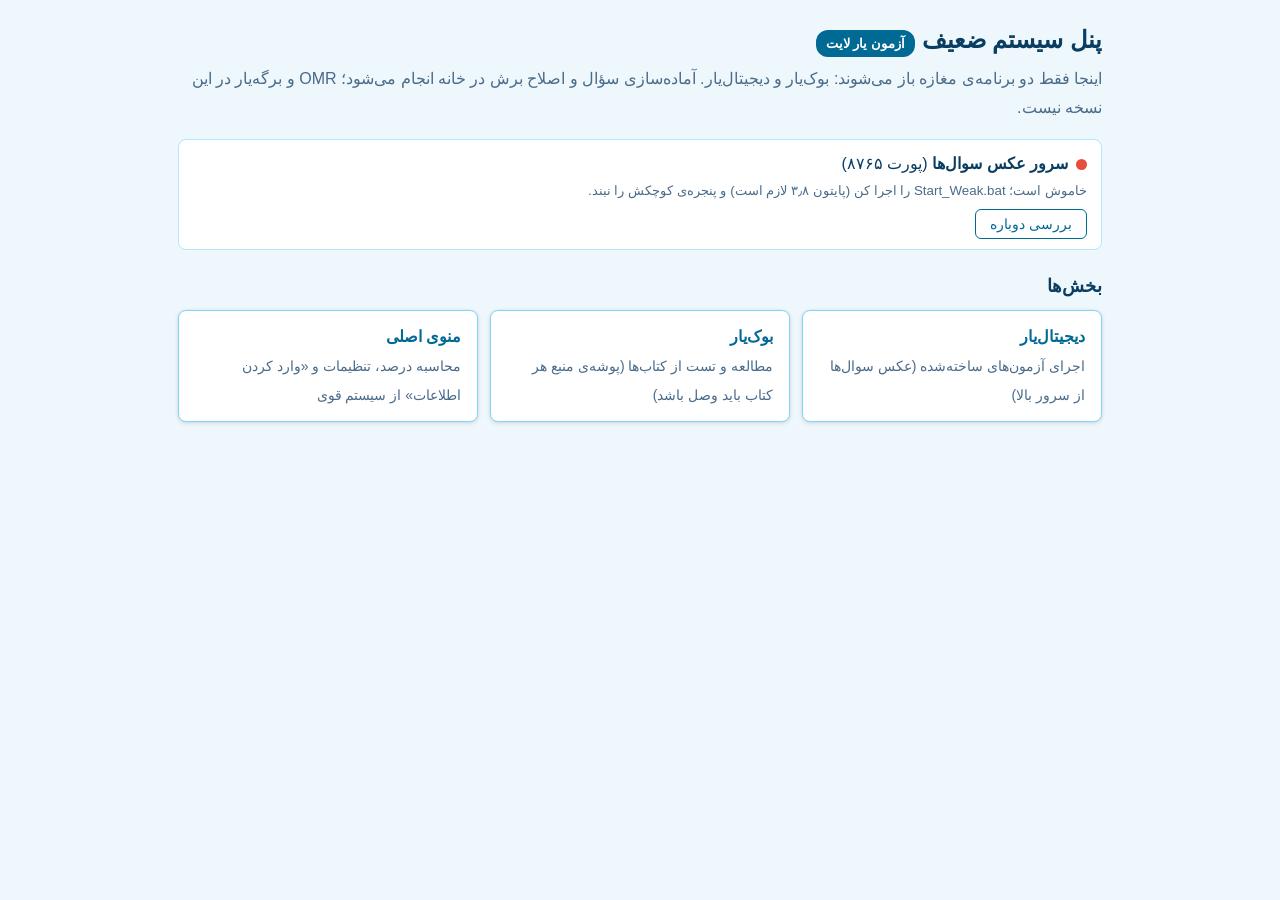
<file: app/src/main/assets/Weak_Panel.html>
<!doctype html>
<html lang="fa" dir="rtl">
<head>
<!-- LITE-MODE:BEGIN -->
<style id="lite-mode-css">
  *, *::before, *::after { animation: none !important; transition: none !important; backdrop-filter: none !important; -webkit-backdrop-filter: none !important; text-shadow: none !important; scroll-behavior: auto !important; }
  .background-effects, .bubble, .bubble-small, .particle, .wave, .confetti { display: none !important; }
  .card, [class*="card"], [class*="modal"], [class*="panel"], header, .header { box-shadow: 0 1px 4px rgba(0,0,0,.15) !important; }
  body { background-attachment: scroll !important; }
</style>
<!-- LITE-MODE:END -->

<meta charset="UTF-8">
<meta name="viewport" content="width=device-width, initial-scale=1.0">
<title>پنل سیستم ضعیف - آزمون یار لایت</title>
<style>
  /* بدون انیمیشن، بدون بلور، بدون فونت و آیکون اینترنتی */
  * { box-sizing: border-box; }
  body { margin: 0; font-family: Tahoma, "Segoe UI", Arial, sans-serif; background: #eef7fb; color: #0a3d62; line-height: 1.8; }
  .wrap { max-width: 960px; margin: 0 auto; padding: 18px; }
  h1 { margin: 0 0 4px; font-size: 24px; }
  .sub { margin: 0 0 16px; color: #4a6b8a; }
  .tag { display: inline-block; padding: 2px 10px; border-radius: 12px; background: #006994; color: #fff; font-size: 13px; }
  .st { background: #fff; border: 1px solid #b3e5fc; border-radius: 8px; padding: 10px 14px; margin-bottom: 18px; }
  .dot { display: inline-block; width: 11px; height: 11px; border-radius: 50%; background: #999; margin-left: 8px; vertical-align: middle; }
  .dot.ok { background: #2ecc71; } .dot.bad { background: #e74c3c; }
  .st small { display: block; color: #4a6b8a; }
  button { font-family: inherit; font-size: 14px; padding: 6px 14px; border: 1px solid #006994; border-radius: 6px; background: #fff; color: #006994; cursor: pointer; }
  button:hover { background: #e0f7ff; }
  h2 { font-size: 18px; margin: 20px 0 8px; }
  .grid { display: flex; flex-wrap: wrap; gap: 12px; }
  a.card { flex: 1 1 280px; display: block; background: #fff; border: 1px solid #81d4fa; border-radius: 8px; padding: 12px 16px; color: inherit; text-decoration: none; }
  a.card:hover { background: #f0fbff; border-color: #006994; }
  a.card b { display: block; font-size: 16px; color: #006994; }
  a.card span { color: #4a6b8a; font-size: 14px; }
</style>
    <link rel="stylesheet" href="libs/fonts-local.css" />
  </head>
<body>
<div class="wrap">
  <h1>پنل سیستم ضعیف <span class="tag">آزمون یار لایت</span></h1>
  <p class="sub">اینجا فقط دو برنامه‌ی مغازه باز می‌شوند: بوک‌یار و دیجیتال‌یار. آماده‌سازی سؤال و اصلاح برش در خانه انجام می‌شود؛ OMR و برگه‌یار در این نسخه نیست.</p>

  <div class="st"><span class="dot" id="d-img"></span><b>سرور عکس سوال‌ها</b> (پورت ۸۷۶۵)
    <small id="t-img">در حال بررسی...</small>
    <button style="margin-top:6px" onclick="check()">بررسی دوباره</button></div>

  <h2>بخش‌ها</h2>
  <div class="grid">
    <a class="card" href="Digital_yar/DigitalYar.html"><b>دیجیتال‌یار</b><span>اجرای آزمون‌های ساخته‌شده (عکس سوال‌ها از سرور بالا)</span></a>
    <a class="card" href="Book_Yar/Book-YAR.html"><b>بوک‌یار</b><span>مطالعه و تست از کتاب‌ها (پوشه‌ی منبع هر کتاب باید وصل باشد)</span></a>
    <a class="card" href="index.html"><b>منوی اصلی</b><span>محاسبه درصد، تنظیمات و «وارد کردن اطلاعات» از سیستم قوی</span></a>
  </div>
</div>

<script>
  function check() {
    var d = document.getElementById("d-img"), t = document.getElementById("t-img");
    t.textContent = "در حال بررسی...";
    var c = new AbortController();
    var timer = setTimeout(function () { c.abort(); }, 2500);
    fetch("http://127.0.0.1:8765/api/status", { cache: "no-store", signal: c.signal })
      .then(function (r) { clearTimeout(timer); return r.json(); })
      .then(function (j) {
        d.className = "dot " + (j && j.ok ? "ok" : "bad");
        t.textContent = j && j.ok ? "روشن است" : "پاسخ نامعتبر";
      })
      .catch(function () {
        clearTimeout(timer);
        d.className = "dot bad";
        t.textContent = "خاموش است؛ Start_Weak.bat را اجرا کن (پایتون ۳٫۸ لازم است) و پنجره‌ی کوچکش را نبند.";
      });
  }
  check();
</script>
</body>
</html>
</file>
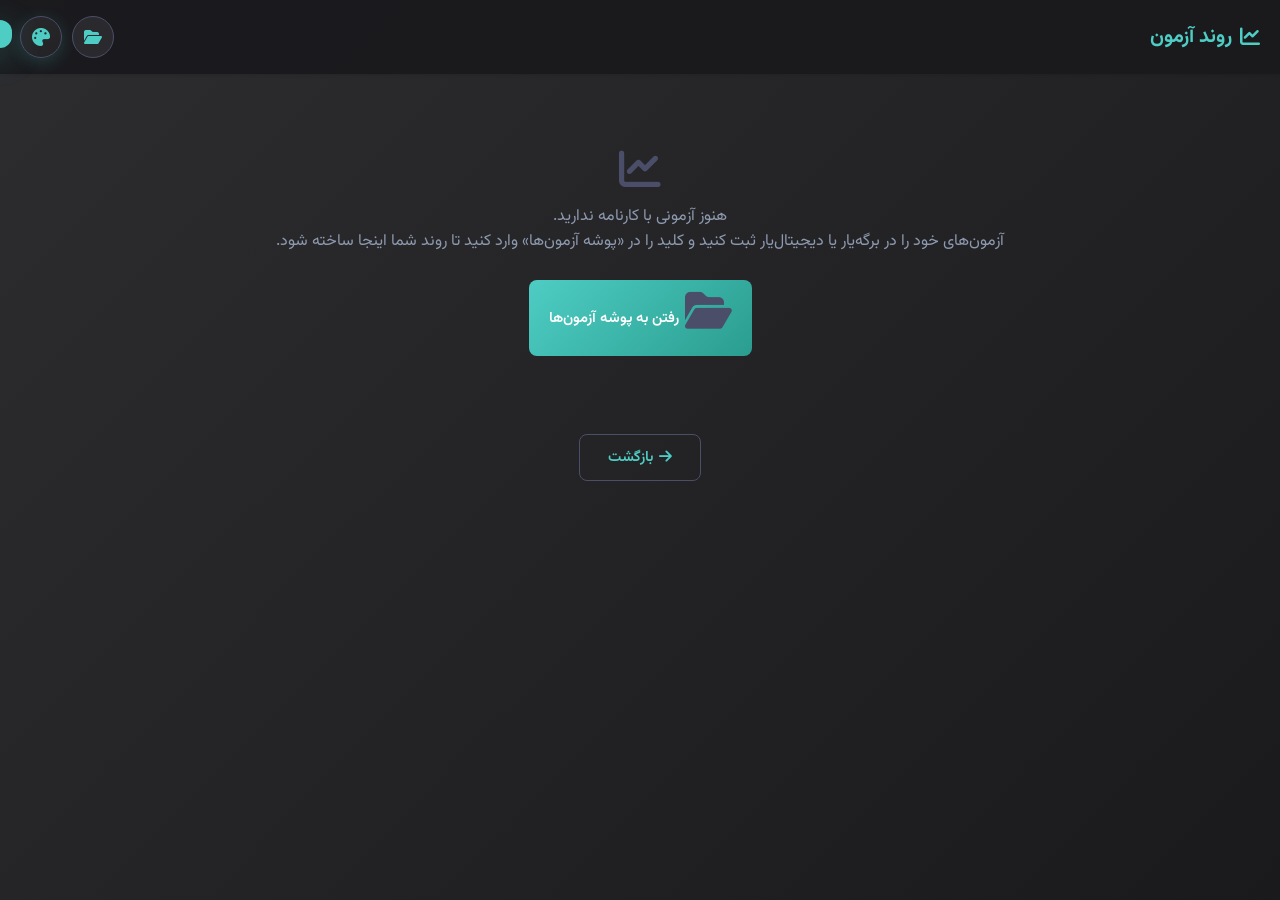
<file: app/src/main/assets/Azmoon_Trend/Trend.html>
<!doctype html>
<html lang="fa" dir="rtl">
  <head>
    <meta charset="UTF-8" />
    <meta name="viewport" content="width=device-width, initial-scale=1.0" />
    <link rel="stylesheet" href="../libs/theme.css" />
    <script src="../libs/theme.js"></script>
    <title>روند آزمون - آزمون یار</title>
    <link rel="icon" href="../icon.png" type="image/png" />
    <link rel="stylesheet" href="../libs/vazirmatn/Vazirmatn-font-face.css" />
    <link rel="stylesheet" href="../libs/fontawesome/css/all.min.css" />
    <script src="../libs/chart.umd.js"></script>
    <style>
      html, body { height: 100%; margin: 0; padding: 0; overflow-x: hidden; width: 100%; min-height: 100vh; }
      * { box-sizing: border-box; }
      body {
        font-family: var(--font-family);
        background: var(--gradient-water);
        color: var(--text-color);
        line-height: 1.6;
        min-height: 100vh;
        transition: var(--transition);
      }
      .header {
        background: var(--header-bg);
        backdrop-filter: blur(10px);
        padding: 16px 20px;
        display: flex;
        align-items: center;
        justify-content: space-between;
        box-shadow: var(--shadow-light);
        position: sticky;
        top: 0;
        z-index: 50;
      }
      .header h1 { font-size: 1.25rem; margin: 0; color: var(--primary-color); display: flex; align-items: center; gap: 8px; }
      .header-actions { display: flex; gap: 10px; }
      .icon-btn {
        background: var(--card-bg); border: 1px solid var(--border-color); color: var(--primary-color);
        width: 42px; height: 42px; border-radius: 50%; display: flex; align-items: center; justify-content: center;
        cursor: pointer; transition: var(--transition); font-size: 1rem;
      }
      .icon-btn:hover { background: var(--gradient-primary); color: #fff; transform: translateY(-2px); }
      .container { max-width: 1000px; margin: 0 auto; padding: 24px 18px 60px; }
      .page-intro { margin-bottom: 22px; }
      .page-intro h2 { margin: 0; color: var(--primary-color); display: flex; align-items: center; gap: 8px; }
      .page-intro p { color: var(--text-muted); margin: 4px 0 0; }
      .btn {
        padding: 10px 20px; border: none; border-radius: var(--border-radius-sm); cursor: pointer;
        font-family: var(--font-family); font-size: 0.92rem; display: inline-flex; align-items: center; gap: 6px;
        transition: var(--transition); font-weight: 600; text-decoration: none;
      }
      .btn-primary { background: var(--gradient-primary); color: #fff; }
      .btn-primary:hover { filter: brightness(1.08); transform: translateY(-1px); }
      .btn-secondary { background: transparent; color: var(--primary-color); border: 1px solid var(--border-color); }
      .btn-secondary:hover { background: var(--card-hover); }
      .btn-sm { padding: 7px 14px; font-size: 0.82rem; }
      .bottom-back-wrap { display: flex; justify-content: center; margin-top: 28px; }
      .bottom-back-wrap .btn { padding: 11px 28px; }
      .filter-bar {
        background: var(--card-bg); border: 1px solid var(--border-color); border-radius: var(--border-radius);
        padding: 16px 18px; display: flex; flex-wrap: wrap; gap: 16px; align-items: flex-end;
        box-shadow: var(--shadow-light); margin-bottom: 22px; backdrop-filter: blur(10px);
      }
      .filter-bar .form-group { flex: 1; min-width: 180px; }
      .filter-bar label { display: block; margin-bottom: 6px; font-size: 0.88rem; font-weight: 600; color: var(--text-color); }
      .filter-bar select {
        width: 100%; padding: 10px 12px; border-radius: var(--border-radius-sm); border: 1px solid var(--border-color);
        background: rgba(255, 255, 255, 0.6); font-family: var(--font-family); color: var(--text-color); font-size: 0.95rem;
      }
      [data-theme="galaxy"] .filter-bar select, [data-theme="coal-mine"] .filter-bar select { background: rgba(255, 255, 255, 0.06); }
      [data-theme="galaxy"] .filter-bar select option, [data-theme="coal-mine"] .filter-bar select option { color: #111; }
      .progress-stats-row { display: grid; grid-template-columns: repeat(auto-fit, minmax(170px, 1fr)); gap: 16px; margin-bottom: 22px; }
      .progress-stat-card {
        background: var(--card-bg); border-radius: var(--border-radius); padding: 18px; text-align: center;
        border: 1px solid var(--border-color); box-shadow: var(--shadow-light);
      }
      .progress-stat-card .stat-icon { font-size: 1.4rem; margin-bottom: 6px; color: var(--primary-color); }
      .progress-stat-card .stat-value { font-size: 1.7rem; font-weight: 700; color: var(--text-color); }
      .progress-stat-card .stat-label { color: var(--text-muted); font-size: 0.88rem; margin-top: 2px; }
      .progress-stat-card.up .stat-icon, .progress-stat-card.up .stat-value { color: var(--success-color); }
      .progress-stat-card.down .stat-icon, .progress-stat-card.down .stat-value { color: var(--danger-color); }
      .chart-card {
        background: var(--card-bg); border-radius: var(--border-radius-lg); padding: 22px;
        border: 1px solid var(--border-color); box-shadow: var(--shadow-light); margin-bottom: 22px;
      }
      .chart-card h3 { margin: 0 0 4px; color: var(--primary-color); display: flex; align-items: center; gap: 8px; font-size: 1.05rem; }
      .chart-card .chart-note { margin: 0 0 14px; color: var(--text-muted); font-size: 0.85rem; }
      .chart-wrap { position: relative; height: 320px; }
      .chip-row { display: flex; flex-wrap: wrap; gap: 8px; margin-bottom: 14px; }
      .chip {
        display: inline-flex; align-items: center; gap: 6px; padding: 5px 12px; border-radius: 999px; cursor: pointer;
        border: 1px solid var(--border-color); background: transparent; color: var(--text-color);
        font-family: var(--font-family); font-size: 0.82rem; transition: var(--transition);
      }
      .chip .dot { width: 10px; height: 10px; border-radius: 50%; background: var(--chip-color, var(--primary-color)); }
      .chip.off { opacity: 0.45; }
      .chip.off .dot { background: transparent; border: 1px solid var(--text-muted); }
      .chip:hover { background: var(--card-hover); }
      .table-scroll { overflow-x: auto; }
      table.trend-table { width: 100%; border-collapse: collapse; font-size: 0.92rem; min-width: 520px; }
      .trend-table th, .trend-table td { padding: 10px 12px; text-align: right; border-bottom: 1px solid var(--border-color); }
      .trend-table th { color: var(--text-muted); font-weight: 600; font-size: 0.82rem; }
      .trend-table tr:last-child td { border-bottom: none; }
      .delta { font-weight: 700; display: inline-flex; align-items: center; gap: 4px; direction: ltr; }
      .delta.up { color: var(--success-color); }
      .delta.down { color: var(--danger-color); }
      .delta.flat { color: var(--text-muted); }
      .perf-score { display:flex; align-items:center; gap:18px; flex-wrap:wrap; margin-bottom:14px; }
      .perf-ring { width:96px; height:96px; border-radius:50%; display:grid; place-items:center; flex:0 0 auto;
        background:conic-gradient(var(--ring-color,var(--primary-color)) calc(var(--p)*1%), var(--border-color) 0); }
      .perf-ring > div { width:76px; height:76px; border-radius:50%; background:var(--card-bg,#fff); display:flex; flex-direction:column; align-items:center; justify-content:center; }
      .perf-ring .n { font-weight:800; font-size:1.5rem; line-height:1; color:var(--text-color); }
      .perf-ring .u { font-size:.7rem; color:var(--text-muted); }
      .perf-label { font-weight:800; font-size:1.15rem; color:var(--text-color); }
      .perf-facts { display:grid; grid-template-columns:repeat(auto-fit,minmax(150px,1fr)); gap:10px; margin-bottom:12px; }
      .perf-fact { border:1px solid var(--border-color); border-radius:var(--border-radius-sm); padding:10px 12px; font-size:.85rem; color:var(--text-muted); }
      .perf-fact b { display:block; color:var(--text-color); font-size:1rem; margin-top:2px; }
      .perf-notes { margin:0; padding:0; list-style:none; display:flex; flex-direction:column; gap:6px; font-size:.9rem; color:var(--text-color); }
      .perf-notes li i { color:var(--primary-color); margin-left:6px; }
      .pct-neg { color: var(--danger-color); }
      .type-tag { font-size: 0.75rem; padding: 2px 9px; border-radius: 999px; background: rgba(0, 105, 148, 0.12); color: var(--primary-color); font-weight: 600; }
      .exam-list { display: flex; flex-direction: column; gap: 10px; }
      .exam-row {
        display: flex; align-items: center; justify-content: space-between; gap: 12px; flex-wrap: wrap;
        padding: 12px 14px; border: 1px solid var(--border-color); border-radius: var(--border-radius-sm); background: var(--water-light);
      }
      [data-theme="galaxy"] .exam-row, [data-theme="coal-mine"] .exam-row { background: rgba(255, 255, 255, 0.04); }
      .exam-row .name { font-weight: 700; color: var(--text-color); }
      .exam-row .meta { color: var(--text-muted); font-size: 0.8rem; display: flex; gap: 12px; flex-wrap: wrap; }
      .exam-row .pct { font-weight: 700; font-size: 1.05rem; direction: ltr; }
      .empty-state { text-align: center; padding: 50px 20px; color: var(--text-muted); }
      .empty-state i { font-size: 2.6rem; color: var(--border-color); margin-bottom: 14px; display: block; }
      .notification {
        position: fixed; top: 20px; left: 20px; padding: 14px 20px; border-radius: var(--border-radius); box-shadow: var(--shadow);
        z-index: 10000; transform: translateX(-120%); transition: transform 0.3s ease; max-width: 340px; font-family: var(--font-family);
        display: flex; align-items: center; gap: 10px; color: #fff; background: var(--primary-color);
      }
      .notification.show { transform: translateX(0); }
      .section-title { display: flex; align-items: center; gap: 8px; margin: 0 0 14px; color: var(--primary-color); font-size: 1.1rem; }
      .section-gap { margin-top: 30px; }
      .board {
        background: var(--card-bg); border: 1px solid var(--border-color); border-radius: var(--border-radius-lg);
        padding: 22px; box-shadow: var(--shadow-light); backdrop-filter: blur(10px);
      }
      .board-top { display: flex; align-items: center; justify-content: space-between; gap: 14px; flex-wrap: wrap; margin-bottom: 18px; }
      .board-top .sub { color: var(--text-muted); font-size: 0.88rem; }
      .board-grid { display: grid; grid-template-columns: repeat(auto-fit, minmax(140px, 1fr)); gap: 14px; }
      .board-cell { border-radius: var(--border-radius); padding: 16px 12px; text-align: center; border: 1px solid var(--border-color); background: var(--water-light); }
      [data-theme="galaxy"] .board-cell, [data-theme="coal-mine"] .board-cell { background: rgba(255,255,255,0.04); }
      .board-cell .v { font-size: 1.9rem; font-weight: 700; line-height: 1.2; }
      .board-cell .l { color: var(--text-muted); font-size: 0.88rem; margin-top: 2px; }
      .board-cell.ok .v, .board-cell.ok i { color: var(--success-color); }
      .board-cell.bad .v, .board-cell.bad i { color: var(--danger-color); }
      .board-cell.none .v, .board-cell.none i { color: var(--text-muted); }
      .board-cell.main { background: var(--gradient-primary); border-color: transparent; }
      .board-cell.main .v, .board-cell.main .l, .board-cell.main i { color: #fff; }
      .board-cell i { font-size: 1.2rem; margin-bottom: 4px; display: block; }
      .ratio-bar { display: flex; height: 10px; border-radius: 999px; overflow: hidden; margin-top: 18px; background: var(--border-color); }
      .ratio-bar span { display: block; height: 100%; }
      .board-body { display:grid; grid-template-columns:minmax(0,1fr) 250px; gap:20px; align-items:center; }
      .overall-pie-wrap { position:relative; height:220px; }
      .trend-controls { display:flex; flex-wrap:wrap; gap:8px; margin:0 0 14px; }
      .trend-filter { display:inline-flex; align-items:center; gap:7px; padding:7px 12px; border-radius:999px; border:1px solid var(--border-color); background:var(--card-bg); color:var(--text-color); cursor:pointer; font-family:var(--font-family); font-size:.82rem; transition:var(--transition); }
      .trend-filter .dot { width:9px; height:9px; border-radius:50%; background:var(--filter-color,var(--primary-color)); }
      .trend-filter.off { opacity:.45; }
      .trend-filter.active { box-shadow:0 0 0 2px var(--primary-color) inset; }
      .trend-filter.all { background:var(--gradient-primary); color:#fff; border-color:transparent; }
      .trend-filter.all .dot { background:#fff; }
      @media (max-width:760px) {
.board-body{grid-template-columns:1fr;}
.overall-pie-wrap{height:190px;max-width:280px;width:100%;margin:0 auto;}
}
      .folder-pick { display: flex; flex-wrap: wrap; gap: 10px; margin-bottom: 18px; }
      .folder-pill {
        display: flex; align-items: center; gap: 10px; padding: 10px 16px; border-radius: var(--border-radius);
        border: 1px solid var(--border-color); background: var(--card-bg); color: var(--text-color); cursor: pointer;
        font-family: var(--font-family); font-size: 0.95rem; transition: var(--transition);
      }
      .folder-pill i { color: var(--primary-color); }
      .folder-pill small { color: var(--text-muted); font-size: 0.78rem; }
      .folder-pill:hover { transform: translateY(-2px); box-shadow: var(--shadow-light); }
      .folder-pill.active { background: var(--gradient-primary); color: #fff; border-color: transparent; }
      .folder-pill.active i, .folder-pill.active small { color: #fff; }
      .exam-row { cursor: pointer; transition: var(--transition); }
      .exam-row:hover { box-shadow: var(--shadow-light); }
      .exam-row.active { border-color: var(--primary-color); box-shadow: 0 0 0 2px var(--primary-color) inset; }
      .karnameh-head { display: flex; align-items: center; justify-content: space-between; gap: 12px; flex-wrap: wrap; margin-bottom: 16px; }
      .karnameh-head h4 { margin: 0; font-size: 1.1rem; color: var(--text-color); }
      .karnameh-head .meta { color: var(--text-muted); font-size: 0.82rem; }
      .bar-cell { display: flex; align-items: center; gap: 10px; min-width: 150px; }
      .bar-track { position: relative; flex: 1; height: 8px; border-radius: 999px; background: var(--border-color); overflow: hidden; direction: ltr; }
      .bar-fill { position: absolute; top: 0; bottom: 0; left: 0; border-radius: 999px; background: var(--primary-color); }
      .bar-fill.neg { background: var(--danger-color); }
      .pending-note { color: var(--text-muted); font-size: 0.85rem; margin-top: 10px; }
      @media (max-width: 560px) {
.chart-wrap { height: 260px; }
.progress-stat-card .stat-value { font-size: 1.4rem; }
}
    </style>
  
<style id="lite-mode-css">
  *, *::before, *::after {
    animation: none !important;
    transition: none !important;
    backdrop-filter: none !important;
    -webkit-backdrop-filter: none !important;
    text-shadow: none !important;
    scroll-behavior: auto !important;
  }
  .background-effects, .bubble, .bubble-small, .particle, .wave, .confetti {
    display: none !important;
  }
  .card, [class*="card"], [class*="modal"], [class*="panel"], header, .header {
    box-shadow: 0 1px 4px rgba(0,0,0,.15) !important;
  }
  body { background-attachment: scroll !important; }
</style>

</head>
  <body>
    <header class="header">
      <h1><i class="fas fa-chart-line"></i> روند آزمون</h1>
      <div class="header-actions">
        <button class="icon-btn" title="پوشه آزمون‌ها" onclick="goToFolders()"><i class="fas fa-folder-open"></i></button>
      </div>
    </header>

    <div class="container">
      <div id="content"></div>
      <div class="bottom-back-wrap">
        <button class="btn btn-secondary" onclick="goBack()"><i class="fas fa-arrow-right"></i> بازگشت</button>
      </div>
    </div>

    <div class="notification" id="notification"></div>

    <script src="../exam-folder-store.js"></script>
    <script>
      const Store = window.ExamFolderStore;
      const PALETTE = ["#006994", "#e67e22", "#2ecc71", "#9b59b6", "#e74c3c", "#16a085", "#f1c40f", "#34495e", "#e84393", "#00b4d8"];

      let allExams = []; // آزمون‌های دارای کارنامه (بعد از فیلتر پوشه) به‌همراه آمار محاسبه‌شده
      let overallChart = null;
      let subjectChart = null;
      let hiddenSubjects = new Set();
      let trendMode = "overall";
      let selectedSubjects = new Set();

      /* ============ ابزارها ============ */
      function showNotification(message) {
        const el = document.getElementById("notification");
        el.textContent = message;
        el.classList.add("show");
        setTimeout(() => el.classList.remove("show"), 3200);
      }
      function goBack() { window.location.href = "../index.html"; }
      function goToFolders() {
        var fid = (typeof selectedFolderId !== "undefined" && selectedFolderId) ? selectedFolderId : (new URLSearchParams(window.location.search)).get("folderId");
        window.location.href = "../Exam_Folders.html" + (fid ? "?openFolder=" + encodeURIComponent(fid) : "");
      }
      function escapeHtml(str) {
        return String(str == null ? "" : str).replace(/[&<>"']/g, (c) => ({ "&": "&amp;", "<": "&lt;", ">": "&gt;", '"': "&quot;", "'": "&#39;" }[c]));
      }
      function toFa(n) { return String(n).replace(/[0-9]/g, (d) => "۰۱۲۳۴۵۶۷۸۹"[d]); }
      function toEn(s) {
        return String(s == null ? "" : s)
          .replace(/[۰-۹]/g, (d) => "۰۱۲۳۴۵۶۷۸۹".indexOf(d))
          .replace(/[٠-٩]/g, (d) => "٠١٢٣٤٥٦٧٨٩".indexOf(d));
      }
      function fmtPct(v) {
        if (v == null || isNaN(v)) return "—";
        const r = Math.round(v * 10) / 10;
        return toFa(String(r).replace("-", "")) + "٪" + (r < 0 ? "-" : "");
      }
      function fmtPctPlain(v) {
        if (v == null || isNaN(v)) return "—";
        return (Math.round(v * 10) / 10).toString();
      }
      function themeColor(name) {
        return getComputedStyle(document.body).getPropertyValue(name).trim();
      }
      // رنگ نمودارها از تم خوانده می‌شود؛ با تغییر تم دوباره رسم کن
      document.addEventListener("themechange", function () {
        try { render(); } catch (e) {}
      });

      /* ============ محاسبه درصد (فرمول کنکوری: هر ۳ غلط = ۱ درست) ============ */
      function calcPct(correct, wrong, total) {
        if (!total) return null;
        return ((correct - wrong / 3) / total) * 100;
      }

      function countRange(exam, start, end) {
        const ua = exam.userAnswers || [];
        const ca = exam.correctAnswers || [];
        let correct = 0, wrong = 0, empty = 0, total = 0;
        for (let q = start; q <= end; q++) {
          const c = ca[q - 1];
          if (c == null) continue;
          total++;
          const u = ua[q - 1];
          if (!u) empty++;
          else if (u === c) correct++;
          else wrong++;
        }
        return { correct, wrong, empty, total };
      }

      /* استخراج لیست دروس از metadata (با پشتیبانی از چند ساختار ممکن) */
      function extractSubjectList(metadata) {
        if (!metadata) return [];
        let list = [];
        if (Array.isArray(metadata)) list = metadata;
        else if (Array.isArray(metadata.subjects)) list = metadata.subjects;
        else if (Array.isArray(metadata.booklets)) {
          metadata.booklets.forEach((bk) => (bk.subjects || []).forEach((s) => list.push(s)));
        } else if (typeof metadata === "object") {
          Object.keys(metadata).forEach((k) => {
            const v = metadata[k];
            if (Array.isArray(v)) v.forEach((s) => list.push(s));
            else if (v && typeof v === "object") list.push(Object.assign({ name: k }, v));
          });
        }
        // اگر هر عنصر خودش دفترچه بود (booklet با subjects)
        const flat = [];
        list.forEach((s) => {
          if (s && Array.isArray(s.subjects)) s.subjects.forEach((x) => flat.push(x));
          else flat.push(s);
        });
        return flat.filter(Boolean);
      }

      function pick(obj, keys) {
        for (const k of keys) if (obj[k] != null && obj[k] !== "") return obj[k];
        return null;
      }

      function computeExamStats(exam) {
        const total = exam.totalQuestions || (exam.correctAnswers || []).length;
        const all = countRange(exam, 1, total);
        const overall = Object.assign({}, all, { pct: calcPct(all.correct, all.wrong, all.total) });

        const subjects = [];
        extractSubjectList(exam.metadata).forEach((s) => {
          const name = pick(s, ["name", "subject", "title", "lesson"]);
          const start = parseInt(toEn(pick(s, ["start", "from", "startQuestion", "begin"])), 10);
          const end = parseInt(toEn(pick(s, ["end", "to", "endQuestion", "last"])), 10);
          if (!name || isNaN(start) || isNaN(end)) return;
          const type = pick(s, ["type", "kind", "category"]) === "عمومی" ? "عمومی" : "تخصصی";
          const c = countRange(exam, start, end);
          if (!c.total) return;
          subjects.push(Object.assign({ name: String(name), type }, c, { pct: calcPct(c.correct, c.wrong, c.total) }));
        });

        // پشتیبان: اگر بازه‌ها قابل خواندن نبود، از computeStats خود Store استفاده شود
        if (!subjects.length && typeof Store.computeStats === "function") {
          try {
            const st = Store.computeStats([exam]);
            (st.subjects || []).forEach((s) => {
              subjects.push({ name: s.name, type: s.type === "عمومی" ? "عمومی" : "تخصصی", pct: s.percentage, correct: null, wrong: null, empty: null, total: null });
            });
          } catch (e) { /* نادیده */ }
        }
        return { overall, subjects };
      }

      /* ترتیب زمانی آزمون‌ها */
      function dateKey(e) {
        const m = toEn(e.date || "").match(/(\d{4})\D+(\d{1,2})\D+(\d{1,2})/);
        return m ? +m[1] * 10000 + +m[2] * 100 + +m[3] : null;
      }
      function timeKey(e) { return e.createdAt || e.gradedAt || e.timestamp || 0; }
      function compareExams(a, b) {
        const da = dateKey(a), db = dateKey(b);
        if (da != null && db != null && da !== db) return da - db;
        return timeKey(a) - timeKey(b);
      }

      /* ============ وضعیت ============ */
      let folders = [];
      let gradedByFolder = {}; // folderId -> [exam با _stats]
      let pendingByFolder = {};
      let selectedFolderId = null;
      let selectedExamId = null;
      let trendChart = null;

      // اگر از داخل یک پوشه وارد صفحه روند شدیم، همان پوشه را باز کن.
      const trendUrlParams = new URLSearchParams(window.location.search);
      const requestedFolderId = trendUrlParams.get("folderId");

      function loadAll() {
        return Store.listFolders().then((fs) => {
          folders = fs || [];
          return Promise.all(folders.map((f) => Store.listExams(f.id).then((list) => [f.id, list || []])));
        }).then((pairs) => {
          gradedByFolder = {}; pendingByFolder = {};
          pairs.forEach(([fid, list]) => {
            gradedByFolder[fid] = list
              .filter((e) => e.status === "graded" && Array.isArray(e.correctAnswers) && e.correctAnswers.length)
              .sort(compareExams)
              .map((e) => Object.assign({}, e, { _stats: computeExamStats(e) }));
            pendingByFolder[fid] = list.filter((e) => e.status === "pending").length;
          });
        });
      }

      function allGraded() {
        return folders.flatMap((f) => gradedByFolder[f.id] || []);
      }

      /* ============ رندر اصلی ============ */
      function render() {
        const root = document.getElementById("content");
        const graded = allGraded();

        if (!folders.length || !graded.length) {
          trendChart?.destroy(); trendChart = null;
          root.innerHTML = `
            <div class="empty-state">
              <i class="fas fa-chart-line"></i>
              هنوز آزمونی با کارنامه ندارید.<br />
              آزمون‌های خود را در برگه‌یار یا دیجیتال‌یار ثبت کنید و کلید را در «پوشه آزمون‌ها» وارد کنید تا روند شما اینجا ساخته شود.
              <br /><br />
              <button class="btn btn-primary" onclick="goToFolders()"><i class="fas fa-folder-open"></i> رفتن به پوشه آزمون‌ها</button>
            </div>`;
          return;
        }

        // آمار کلی همه آزمون‌ها
        let C = 0, W = 0, E = 0, T = 0;
        graded.forEach((e) => { const o = e._stats.overall; C += o.correct; W += o.wrong; E += o.empty; T += o.total; });
        const pct = calcPct(C, W, T);
        const pc = (n) => (T ? (n / T) * 100 : 0);

        // انتخاب پوشه: اگر از صفحه پوشه‌ها آمده‌ایم همان پوشه را باز کن؛
        // در غیر این صورت اولین پوشه دارای کارنامه انتخاب می‌شود.
        if (!selectedFolderId || !folders.some((f) => f.id === selectedFolderId)) {
          const requested = requestedFolderId && folders.some((f) => f.id === requestedFolderId)
            ? requestedFolderId
            : null;
          const first = folders.find((f) => (gradedByFolder[f.id] || []).length);
          selectedFolderId = requested || (first ? first.id : folders[0].id);
          selectedExamId = null;
        }

        root.innerHTML = `
          <section class="board">
            <div class="board-top">
              <h2 class="section-title" style="margin:0"><i class="fas fa-gauge-high"></i> آمار کلی شما</h2>
              <span class="sub">از ${toFa(graded.length)} آزمون دارای کارنامه در ${toFa(folders.filter((f) => (gradedByFolder[f.id] || []).length).length)} پوشه · ${toFa(T)} سوال</span>
            </div>
            <div class="board-body"><div>
              <div class="board-grid">
                <div class="board-cell ok"><i class="fas fa-circle-check"></i><div class="v">${toFa(C)}</div><div class="l">درست</div></div>
                <div class="board-cell bad"><i class="fas fa-circle-xmark"></i><div class="v">${toFa(W)}</div><div class="l">غلط</div></div>
                <div class="board-cell none"><i class="fas fa-circle-minus"></i><div class="v">${toFa(E)}</div><div class="l">نزده</div></div>
                <div class="board-cell main"><i class="fas fa-percent"></i><div class="v" style="direction:ltr">${toFa(fmtPctPlain(pct))}٪</div><div class="l">درصد کلی (با نمره منفی)</div></div>
              </div>
              <div class="ratio-bar" title="نسبت درست، غلط و نزده"><span style="width:${pc(C)}%;background:var(--success-color)"></span><span style="width:${pc(W)}%;background:var(--danger-color)"></span><span style="width:${pc(E)}%;background:var(--text-muted);opacity:.55"></span></div>
            </div><div><div class="overall-pie-wrap"><canvas id="overallPieCanvas"></canvas></div></div></div>
          </section>

          <section class="section-gap">
            <h2 class="section-title"><i class="fas fa-folder-open"></i> روند در پوشه آزمون</h2>
            <div class="folder-pick" id="folderPick"></div>
            <div id="folderArea"></div>
          </section>`;

        renderFolderPick();
        renderFolderArea();
        drawOverallPie(C, W, E);
      }

      function renderFolderPick() {
        document.getElementById("folderPick").innerHTML = folders
          .map((f) => {
            const n = (gradedByFolder[f.id] || []).length;
            return `<button class="folder-pill ${f.id === selectedFolderId ? "active" : ""}" onclick="selectFolder('${escapeHtml(f.id)}')">
              <i class="fas fa-folder"></i> ${escapeHtml(f.name)} <small>${toFa(n)} آزمون</small>
            </button>`;
          })
          .join("");
      }

      function selectFolder(id) {
        selectedFolderId = id;
        selectedExamId = null;
        trendMode = "overall";
        selectedSubjects = new Set();
        renderFolderPick();
        renderFolderArea();
      }

      function renderFolderArea() {
        const area = document.getElementById("folderArea");
        const exams = gradedByFolder[selectedFolderId] || [];
        const pending = pendingByFolder[selectedFolderId] || 0;
        const pendingNote = pending ? `<div class="pending-note"><i class="fas fa-hourglass-half"></i> ${toFa(pending)} آزمون این پوشه هنوز کلید ندارد و در روند نیست.</div>` : "";

        if (!exams.length) {
          trendChart?.destroy(); trendChart = null;
          area.innerHTML = `
            <div class="empty-state" style="padding:30px 10px">
              <i class="fas fa-inbox"></i>
              این پوشه هنوز آزمونی با کارنامه ندارد.
              ${pendingNote}
            </div>`;
          return;
        }

        if (!selectedExamId || !exams.some((e) => e.id === selectedExamId)) {
          selectedExamId = exams[exams.length - 1].id; // آخرین آزمون
        }

        area.innerHTML = `
          <div class="chart-card" id="perfCard"></div>

          <div class="chart-card">
            <h3><i class="fas fa-chart-line"></i> روند درصد در این پوشه</h3>
            <p class="chart-note">حالت «درصد کل» یا یک/چند درس را انتخاب کنید؛ تاریخ آزمون زیر نمودار نمایش داده می‌شود.</p>
            <div class="trend-controls" id="trendControls"></div>
            <div class="chart-wrap"><canvas id="trendCanvas"></canvas></div>
            ${pendingNote}
          </div>

          <div class="chart-card">
            <h3><i class="fas fa-list-ol"></i> آزمون‌های داده‌شده</h3>
            <p class="chart-note">یک آزمون را انتخاب کنید تا کارنامه‌اش همین‌جا زیر لیست نمایش داده شود.</p>
            <div class="exam-list" id="examRows"></div>
          </div>

          <div class="chart-card" id="karnamehCard"></div>`;

        renderPerformance(exams);
        drawTrendChart(exams);
        renderExamRows(exams);
        renderKarnameh();
      }

      /* ============ نمودار خط شکسته ============ */
      function chartBase() {
        const muted = themeColor("--text-muted") || "#4a6b8a";
        const grid = themeColor("--border-color") || "#81d4fa";
        const font = { family: "BNazanin, Vazirmatn, sans-serif", size: 13 };
        return { muted, grid, font };
      }
      function examLabel(e, i) {
        const name = e.name || "آزمون " + toFa(i + 1);
        return name.length > 16 ? name.slice(0, 15) + "…" : name;
      }
      function scaleBounds(values) {
        const vals = values.filter((v) => v != null);
        if (!vals.length) return { min: 0, max: 100 };
        const lo = Math.min(...vals), hi = Math.max(...vals);
        return { min: Math.max(-100, Math.floor((lo - 8) / 10) * 10), max: Math.min(100, Math.ceil((hi + 8) / 10) * 10) };
      }

      function allSubjectNames(exams) {
        const seen = new Map();
        exams.forEach(e => (e._stats.subjects || []).forEach(s => { const n=String(s.name||"").trim(); if(n&&!seen.has(n)) seen.set(n,s.type||"تخصصی"); }));
        return Array.from(seen, ([name,type]) => ({name,type}));
      }
      function subjectColor(name,index) { let h=0; for(let i=0;i<name.length;i++) h=((h<<5)-h)+name.charCodeAt(i)|0; return PALETTE[Math.abs(h+index)%PALETTE.length]; }
      function renderTrendControls(exams) {
        const el=document.getElementById("trendControls"); if(!el)return;
        const subjects=allSubjectNames(exams), available=new Set(subjects.map(s=>s.name));
        selectedSubjects.forEach(s=>{if(!available.has(s))selectedSubjects.delete(s);});
        if(trendMode==="subjects"&&!selectedSubjects.size&&subjects.length)selectedSubjects.add(subjects[0].name);
        el.innerHTML=`<button class="trend-filter all ${trendMode==="overall"?"active":""}" onclick="setTrendOverall()"><span class="dot"></span> درصد کل</button>`+
          subjects.map((s,i)=>`<button class="trend-filter ${trendMode==="subjects"&&selectedSubjects.has(s.name)?"active":""}" style="--filter-color:${subjectColor(s.name,i)}" onclick="toggleTrendSubject('${escapeHtml(s.name)}')"><span class="dot"></span>${escapeHtml(s.name)}</button>`).join("");
      }
      function setTrendOverall(){trendMode="overall";const e=gradedByFolder[selectedFolderId]||[];renderTrendControls(e);drawTrendChart(e);}
      function toggleTrendSubject(name){trendMode="subjects";if(selectedSubjects.has(name))selectedSubjects.delete(name);else selectedSubjects.add(name);const e=gradedByFolder[selectedFolderId]||[];renderTrendControls(e);drawTrendChart(e);}
      function drawOverallPie(correct,wrong,empty){
        const canvas=document.getElementById("overallPieCanvas");if(!canvas)return;overallChart?.destroy();
        overallChart=new Chart(canvas,{type:"doughnut",data:{labels:["درست","غلط","نزده"],datasets:[{data:[correct,wrong,empty],backgroundColor:[themeColor("--success-color"),themeColor("--danger-color"),themeColor("--text-muted")],borderWidth:2,borderColor:themeColor("--card-bg")||"#fff"} ]},options:{responsive:true,maintainAspectRatio:false,cutout:"62%",plugins:{legend:{position:"bottom",labels:{font:{family:"BNazanin, Vazirmatn, sans-serif",size:12}}},tooltip:{rtl:true,textDirection:"rtl",callbacks:{label:ctx=>{const t=correct+wrong+empty,p=t?Math.round(ctx.raw/t*1000)/10:0;return `${ctx.label}: ${toFa(ctx.raw)} (${toFa(p)}٪)`;}}}}}});
      }

      function drawTrendChart(exams) {
        const c=chartBase(); const primary=themeColor("--primary-color"); renderTrendControls(exams); const datasets=[];
        if(trendMode==="overall"){
          const pts=exams.map(e=>e._stats.overall.pct), si=exams.findIndex(e=>e.id===selectedExamId);
          datasets.push({label:"درصد کل",data:pts.map(v=>v==null?null:Math.round(v*10)/10),borderColor:primary,backgroundColor:primary,tension:0,borderWidth:3,pointRadius:exams.map((_,i)=>i===si?8:5),pointHoverRadius:9,pointBackgroundColor:exams.map((_,i)=>i===si?"#fff":primary),pointBorderColor:primary,pointBorderWidth:exams.map((_,i)=>i===si?4:1)});
        } else allSubjectNames(exams).filter(s=>selectedSubjects.has(s.name)).forEach((s,i)=>datasets.push({label:s.name,data:exams.map(e=>{const r=(e._stats.subjects||[]).find(x=>x.name===s.name);return r&&r.pct!=null?Math.round(r.pct*10)/10:null;}),borderColor:subjectColor(s.name,i),backgroundColor:subjectColor(s.name,i),tension:0,borderWidth:2.5,pointRadius:4,pointHoverRadius:7}));
        const b=scaleBounds(datasets.flatMap(d=>d.data).filter(v=>v!=null)); trendChart?.destroy();
        trendChart=new Chart(document.getElementById("trendCanvas"),{type:"line",data:{labels:exams.map(e=>e.date||"—"),datasets},options:{responsive:true,maintainAspectRatio:false,onClick:(evt,els)=>{if(els.length)selectExam(exams[els[0].index].id);},onHover:(evt,els)=>{evt.native.target.style.cursor=els.length?"pointer":"default";},interaction:{mode:"index",intersect:false},plugins:{legend:{display:trendMode==="subjects",labels:{color:c.muted,font:c.font,usePointStyle:true}},tooltip:{titleFont:c.font,bodyFont:c.font,rtl:true,textDirection:"rtl",callbacks:{title:items=>{const e=exams[items[0].dataIndex];return(e.name||"آزمون")+(e.date?" — "+e.date:"");},label:ctx=>`${ctx.dataset.label}: ${toFa(ctx.parsed.y)}٪`}}},scales:{x:{ticks:{color:c.muted,font:c.font,maxRotation:45,minRotation:0},grid:{display:false}},y:{min:b.min,max:b.max,ticks:{color:c.muted,font:c.font,callback:v=>toFa(v)+"٪"},grid:{color:c.grid+"55"}}}}});
      }

      /* ============ لیست آزمون‌ها و کارنامه ============ */
      function renderExamRows(exams) {
        document.getElementById("examRows").innerHTML = exams
          .slice().reverse()
          .map((e) => {
            const o = e._stats.overall;
            return `
              <div class="exam-row ${e.id === selectedExamId ? "active" : ""}" onclick="selectExam('${escapeHtml(e.id)}')">
                <div>
                  <div class="name">${escapeHtml(e.name || "آزمون بدون نام")}</div>
                  <div class="meta">
                    <span><i class="fas fa-calendar"></i> ${escapeHtml(e.date || "")}</span>
                    <span>درست ${toFa(o.correct)} · غلط ${toFa(o.wrong)} · نزده ${toFa(o.empty)}</span>
                  </div>
                </div>
                <span class="pct ${o.pct < 0 ? "pct-neg" : ""}">${toFa(fmtPctPlain(o.pct))}٪</span>
              </div>`;
          })
          .join("");
      }

      function selectExam(id) {
        selectedExamId = id;
        const exams = gradedByFolder[selectedFolderId] || [];
        drawTrendChart(exams);
        renderExamRows(exams);
        renderKarnameh();
        const card = document.getElementById("karnamehCard");
        if (card) card.scrollIntoView({ behavior: "smooth", block: "nearest" });
      }

      /* ============ عملکرد کلی پوشه ============ */
      function perfLabel(score) {
        if (score >= 80) return ["عالی", "var(--success-color)"];
        if (score >= 60) return ["خوب", "var(--primary-color)"];
        if (score >= 40) return ["متوسط", "#f9a825"];
        if (score >= 20) return ["نیازمند تلاش بیشتر", "#ef6c00"];
        return ["ضعیف", "var(--danger-color)"];
      }
      function renderPerformance(exams) {
        const card = document.getElementById("perfCard");
        if (!card) return;
        const pcts = exams.map((e) => e._stats.overall.pct).filter((v) => v != null);
        if (!pcts.length) { card.innerHTML = ""; return; }
        const recent = pcts.slice(-3);
        const recentAvg = recent.reduce((a, b) => a + b, 0) / recent.length;
        const avg = pcts.reduce((a, b) => a + b, 0) / pcts.length;
        const best = Math.max(...pcts);
        const score = Math.max(0, Math.min(100, Math.round(recentAvg)));
        const [label, color] = perfLabel(score);

        // میانگین هر درس در کل پوشه
        const map = new Map();
        exams.forEach((e) => (e._stats.subjects || []).forEach((s) => {
          if (s.pct == null) return;
          const n = String(s.name || "").trim();
          if (!n) return;
          if (!map.has(n)) map.set(n, []);
          map.get(n).push(s.pct);
        }));
        const subj = Array.from(map, ([name, v]) => ({ name, avg: v.reduce((a, b) => a + b, 0) / v.length }))
          .sort((a, b) => b.avg - a.avg);
        const strong = subj[0], weak = subj.length > 1 ? subj[subj.length - 1] : null;

        const notes = [];
        if (pcts.length >= 2) {
          const d = pcts[pcts.length - 1] - pcts[pcts.length - 2];
          notes.push(Math.abs(d) < 0.5
            ? "درصد آخرین آزمون تقریباً با آزمون قبل برابر است."
            : `درصد آخرین آزمون نسبت به قبلی ${toFa(fmtPctPlain(Math.abs(d)))} واحد ${d > 0 ? "بیشتر" : "کمتر"} شده است.`);
        }
        if (pcts.length >= 4) {
          const h = Math.floor(pcts.length / 2);
          const a1 = pcts.slice(0, h).reduce((a, b) => a + b, 0) / h;
          const a2 = pcts.slice(h).reduce((a, b) => a + b, 0) / (pcts.length - h);
          notes.push(a2 - a1 > 2 ? "روند کلی پوشه صعودی است." : a1 - a2 > 2 ? "روند کلی پوشه نزولی است؛ مرور دروس ضعیف را جدی بگیرید." : "روند کلی پوشه تقریباً ثابت است.");
        }
        if (weak && strong.name !== weak.name) {
          notes.push(`قوی‌ترین درس: ${escapeHtml(strong.name)} (${toFa(fmtPctPlain(strong.avg))}٪) · ضعیف‌ترین درس: ${escapeHtml(weak.name)} (${toFa(fmtPctPlain(weak.avg))}٪).`);
        }
        const o = exams[exams.length - 1]._stats.overall;
        if (o.total && o.wrong > o.correct / 2) notes.push("تعداد غلط‌ها در آخرین آزمون زیاد است؛ با نمره منفی، نزدن سوال‌های مشکوک می‌تواند به درصد کمک کند.");

        card.innerHTML = `
          <h3><i class="fas fa-award"></i> عملکرد کلی در این پوشه</h3>
          <div class="perf-score">
            <div class="perf-ring" style="--p:${score};--ring-color:${color}"><div><span class="n">${toFa(score)}</span><span class="u">از ۱۰۰</span></div></div>
            <div><div class="perf-label" style="color:${color}">${label}</div><div class="chart-note" style="margin:0">بر اساس میانگین ${toFa(recent.length)} آزمون اخیر</div></div>
          </div>
          <div class="perf-facts">
            <div class="perf-fact">میانگین پوشه<b style="direction:ltr">${toFa(fmtPctPlain(avg))}٪</b></div>
            <div class="perf-fact">بهترین درصد<b style="direction:ltr">${toFa(fmtPctPlain(best))}٪</b></div>
            <div class="perf-fact">تعداد آزمون<b>${toFa(exams.length)}</b></div>
          </div>
          <ul class="perf-notes">${notes.map((n) => `<li><i class="fas fa-lightbulb"></i>${n}</li>`).join("")}</ul>`;
      }

      function prevExamOf(exam) {
        const list = gradedByFolder[selectedFolderId] || [];
        const i = list.findIndex((e) => e.id === exam.id);
        return i > 0 ? list[i - 1] : null;
      }
      function deltaHtml(cur, prev) {
        if (cur == null || prev == null) return `<span class="delta flat">—</span>`;
        const d = cur - prev;
        if (Math.abs(d) < 0.05) return `<span class="delta flat"><i class="fas fa-minus"></i> ۰</span>`;
        const up = d > 0;
        return `<span class="delta ${up ? "up" : "down"}"><i class="fas fa-arrow-${up ? "up" : "down"}"></i> ${toFa(fmtPctPlain(Math.abs(d)))}</span>`;
      }

      function renderKarnameh() {
        const card = document.getElementById("karnamehCard");
        const exam = (gradedByFolder[selectedFolderId] || []).find((e) => e.id === selectedExamId);
        if (!card || !exam) return;
        const o = exam._stats.overall;
        const subs = exam._stats.subjects;

        const prev = prevExamOf(exam);
        const prevSub = new Map();
        if (prev) (prev._stats.subjects || []).forEach((x) => prevSub.set(String(x.name).trim(), x.pct));
        const rows = subs.map((s) => {
          const p = s.pct == null ? 0 : s.pct;
          const w = Math.min(100, Math.abs(p));
          return `
            <tr>
              <td>${escapeHtml(s.name)}</td>
              <td><span class="type-tag">${s.type}</span></td>
              <td>${s.correct == null ? "—" : toFa(s.correct)}</td>
              <td>${s.wrong == null ? "—" : toFa(s.wrong)}</td>
              <td>${s.empty == null ? "—" : toFa(s.empty)}</td>
              <td>
                <div class="bar-cell">
                  <div class="bar-track"><div class="bar-fill ${p < 0 ? "neg" : ""}" style="width:${w}%"></div></div>
                  <span class="${p < 0 ? "pct-neg" : ""}" style="direction:ltr; min-width:44px">${toFa(fmtPctPlain(s.pct))}</span>
                </div>
              </td>
              ${prev ? `<td>${deltaHtml(s.pct, prevSub.has(String(s.name).trim()) ? prevSub.get(String(s.name).trim()) : null)}</td>` : ""}
            </tr>`;
        }).join("");

        card.innerHTML = `
          <div class="karnameh-head">
            <div>
              <h4><i class="fas fa-clipboard-check"></i> کارنامه: ${escapeHtml(exam.name || "آزمون بدون نام")}</h4>
              <div class="meta">${escapeHtml(exam.date || "")} · ${toFa(exam.totalQuestions || o.total)} سوال · ${exam.source === "digital" ? "دیجیتال‌یار" : "برگه‌یار"}</div>
            </div>
            <button class="btn btn-primary btn-sm" onclick="viewKarnameh('${escapeHtml(exam.id)}')"><i class="fas fa-up-right-from-square"></i> کارنامه کامل</button>
          </div>
          <div class="board-grid" style="margin-bottom:16px">
            <div class="board-cell ok"><div class="v">${toFa(o.correct)}</div><div class="l">درست</div></div>
            <div class="board-cell bad"><div class="v">${toFa(o.wrong)}</div><div class="l">غلط</div></div>
            <div class="board-cell none"><div class="v">${toFa(o.empty)}</div><div class="l">نزده</div></div>
            <div class="board-cell main"><div class="v" style="direction:ltr">${toFa(fmtPctPlain(o.pct))}٪</div><div class="l">درصد کل</div></div>
          </div>
          ${prev ? `<div class="chart-note" style="margin-bottom:12px">نسبت به «${escapeHtml(prev.name || "آزمون قبل")}»: ${deltaHtml(o.pct, prev._stats.overall.pct)} <span>واحد درصد کل</span></div>` : ""}
          ${subs.length ? `
          <div class="table-scroll">
            <table class="trend-table">
              <thead><tr><th>درس</th><th>نوع</th><th>درست</th><th>غلط</th><th>نزده</th><th>درصد</th>${prev ? "<th>تغییر نسبت به قبل</th>" : ""}</tr></thead>
              <tbody>${rows}</tbody>
            </table>
          </div>` : `<div class="chart-note">برای این آزمون اطلاعات درسی ثبت نشده است؛ هنگام افزودن کلید یک «بودجه‌بندی» انتخاب کنید.</div>`}`;
      }

      /* همان مسیرهای پوشه آزمون‌ها برای مشاهده کارنامه کامل */
      function viewKarnameh(examId) {
        const exam = (gradedByFolder[selectedFolderId] || []).find((e) => e.id === examId);
        if (!exam) return;
        const base = exam.source === "digital" ? "../Digital_yar/karnameh-engine.html" : "../Bargeh_yar/karnameh.html";
        window.location.href = base + "?examId=" + encodeURIComponent(exam.id) + "&folderId=" + encodeURIComponent(exam.folderId);
      }

      document.addEventListener("DOMContentLoaded", function () {
        if (!Store) {
          document.getElementById("content").innerHTML = '<div class="empty-state"><i class="fas fa-triangle-exclamation"></i>فایل exam-folder-store.js پیدا نشد. این فایل باید کنار همین صفحه باشد.</div>';
          return;
        }
        loadAll().then(render);
      });
    </script>
  </body>
</html>
</file>
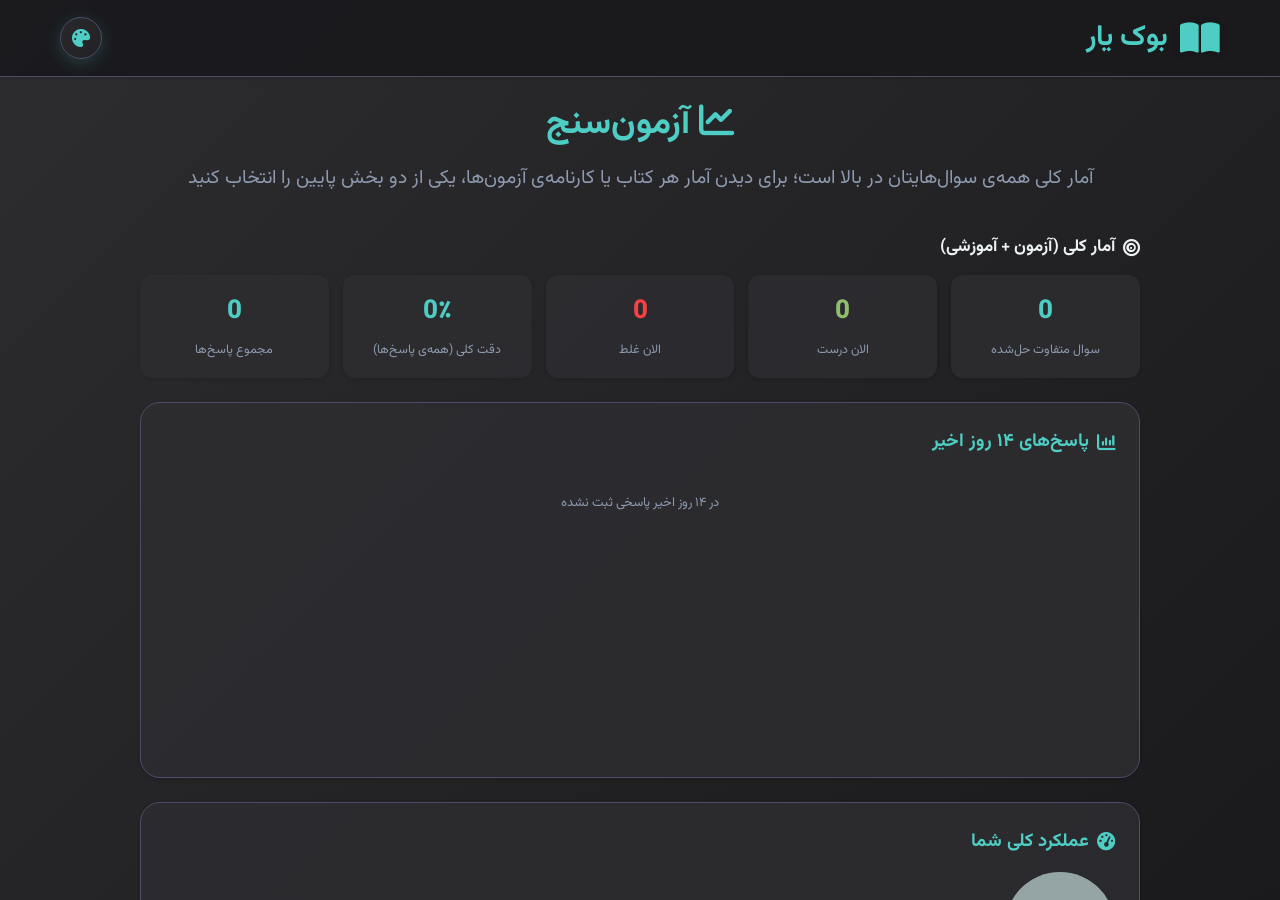
<file: app/src/main/assets/Book_Yar/azmoonsanj.html>
<!doctype html>
<html lang="fa" dir="rtl">
  <head>
    <meta charset="UTF-8" />
    <meta name="viewport" content="width=device-width, initial-scale=1.0" />
    <link rel="stylesheet" href="../libs/theme.css" />
    <script src="../libs/theme.js"></script>
    <title>آزمون‌سنج - بوک یار</title>
    <link rel="icon" href="../icon.png" type="image/png" />
    <link rel="stylesheet" href="../libs/vazirmatn/Vazirmatn-font-face.css" />
    <link rel="stylesheet" href="../libs/fontawesome/css/all.min.css" />
    <script>
      // وصله‌ی بازیابی غیرمسدودکننده‌ی Chart.js؛ مسیر در بسته‌ی Lite به libs/chart.umd.js تبدیل می‌شود.
      function byApplyChartDefaults() {
        if (window.Chart) {
          Chart.defaults.maintainAspectRatio = false;
          Chart.defaults.font.family = "inherit";
        }
      }
      function byLoadChartFallback() {
        if (window.__byChartFallbackAttempted) return;
        window.__byChartFallbackAttempted = true;
        var retry = document.createElement("script");
        retry.src = "../libs/chart.umd.js";
        retry.onload = byApplyChartDefaults;
        retry.onerror = function () {
          if (typeof window.showNotification === "function") {
            window.showNotification("کتابخانه‌ی نمودار محلی بارگذاری نشد؛ فایل libs/chart.umd.js را بررسی کنید.", "warning");
          }
        };
        document.head.appendChild(retry);
      }
    </script>
    <script src="../libs/chart.umd.js"></script>
    <script>
      if (window.Chart) { Chart.defaults.maintainAspectRatio = false; Chart.defaults.font.family = "inherit"; }
    </script>
    <script src="../libs/jszip.min.js"></script>
    <script src="../libs/pdf-lib.min.js"></script>
    <script src="../libs/html2canvas.min.js"></script>
    <style>
      html,
      body {
        height: 100%;
        margin: 0;
        padding: 0;
        overflow-x: hidden; /* جلوگیری از اسکرول افقی */
        width: 100%;
        min-height: 100vh;
        min-height: 100dvh;
      }
      body {
        font-family: var(--font-family);
        background: var(--gradient-water);
        color: var(--text-color);
        line-height: 1.6;
        transition: var(--transition-slow);
        min-height: 100vh;
        padding: 0;
        margin: 0;
        overflow-x: hidden; /* جلوگیری از اسکرول افقی */
        backdrop-filter: blur(10px);
        position: relative;
        display: flex;
        flex-direction: column;
        width: 100%;
      }
      * {
        box-sizing: border-box;
        margin: 0;
        padding: 0;
      }
      body {
        font-family: var(--font-family);
        background: var(--gradient-water);
        color: var(--text-color);
        line-height: 1.6;
        transition: var(--transition-slow);
        min-height: 100vh;
        padding: 0;
        margin: 0;
        overflow: hidden;
        backdrop-filter: blur(10px);
        position: relative;
        display: flex;
        flex-direction: column;
      }
      .background-effects {
        position: fixed;
        top: 0;
        left: 0;
        width: 100%;
        height: 100%;
        z-index: -1;
        overflow: hidden;
        pointer-events: none;
      }
      .bubble {
        position: absolute;
        border-radius: 50%;
        background: var(--gradient-primary);
        opacity: 0.1;
        animation: float 15s infinite ease-in-out;
      }
      .bubble:nth-child(1) {
        width: 80px;
        height: 80px;
        top: 10%;
        left: 10%;
        animation-delay: 0s;
        animation-duration: 20s;
      }
      .bubble:nth-child(2) {
        width: 120px;
        height: 120px;
        top: 20%;
        right: 15%;
        animation-delay: 2s;
        animation-duration: 18s;
      }
      .bubble:nth-child(3) {
        width: 60px;
        height: 60px;
        bottom: 30%;
        left: 20%;
        animation-delay: 4s;
        animation-duration: 22s;
      }
      .bubble:nth-child(4) {
        width: 100px;
        height: 100px;
        bottom: 20%;
        right: 25%;
        animation-delay: 6s;
        animation-duration: 16s;
      }
      .bubble:nth-child(5) {
        width: 70px;
        height: 70px;
        top: 50%;
        left: 50%;
        animation-delay: 8s;
        animation-duration: 19s;
      }
      .bubble-small {
        position: absolute;
        border-radius: 50%;
        background: var(--secondary-color);
        opacity: 0.15;
        animation: floatSmall 12s infinite ease-in-out;
      }
      .bubble-small:nth-child(6) {
        width: 30px;
        height: 30px;
        top: 15%;
        right: 30%;
        animation-delay: 1s;
        animation-duration: 15s;
      }
      .bubble-small:nth-child(7) {
        width: 40px;
        height: 40px;
        bottom: 40%;
        left: 35%;
        animation-delay: 3s;
        animation-duration: 17s;
      }
      .bubble-small:nth-child(8) {
        width: 25px;
        height: 25px;
        top: 65%;
        right: 40%;
        animation-delay: 5s;
        animation-duration: 14s;
      }
      .particle {
        position: absolute;
        border-radius: 50%;
        background: var(--primary-light);
        opacity: 0.2;
        animation: particleFloat 20s infinite linear;
      }
      .particle:nth-child(9) {
        width: 10px;
        height: 10px;
        top: 25%;
        left: 20%;
        animation-delay: 0s;
        animation-duration: 25s;
      }
      .particle:nth-child(10) {
        width: 15px;
        height: 15px;
        bottom: 15%;
        right: 25%;
        animation-delay: 7s;
        animation-duration: 22s;
      }
      .wave {
        position: absolute;
        bottom: 0;
        left: 0;
        width: 200%;
        height: 15%;
        background: var(--water-dark);
        opacity: 0.1;
        border-radius: 50%;
        animation: waveAnimation 15s infinite linear;
        transform-origin: center bottom;
      }
      .wave:nth-child(11) {
        animation-delay: 0s;
        animation-duration: 12s;
        opacity: 0.15;
      }
      .wave:nth-child(12) {
        animation-delay: 3s;
        animation-duration: 10s;
        opacity: 0.1;
      }
      .container {
        max-width: 100%;
        margin: 0;
        padding: 0;
        min-height: 100vh;
        min-height: 100dvh;
        display: flex;
        flex-direction: column;
        overflow: visible;
        position: relative;
        width: 100%;
        overflow-x: hidden; /* جلوگیری از اسکرول افقی */
      }
      .header {
        background: var(--header-bg);
        backdrop-filter: blur(10px);
        position: sticky;
        top: 0;
        z-index: 1000;
        border-bottom: 1px solid var(--border-color);
        margin-bottom: 0;
        box-shadow: var(--shadow-light);
        width: 100%;
        padding: 0;
      }
      .header-content {
        display: flex;
        justify-content: space-between;
        align-items: center;
        padding: 15px 20px;
        max-width: 1200px;
        margin: 0 auto;
        width: 100%;
      }
      .logo {
        display: flex;
        align-items: center;
        gap: 12px;
        font-size: 1.8rem;
        font-weight: 700;
        color: var(--primary-color);
        text-shadow: 0 2px 4px rgba(0, 0, 0, 0.1);
      }
      .logo i {
        font-size: 2.2rem;
        color: var(--primary-color);
        transition: var(--transition);
        filter: drop-shadow(0 2px 4px rgba(0, 0, 0, 0.1));
      }
      .logo:hover i {
        transform: rotate(-15deg);
      }
      .header-controls {
        display: flex;
        align-items: center;
        gap: 15px;
      }
      .percent-quick-btn {
        width: 38px;
        height: 38px;
        border-radius: 50%;
        border: 1px solid var(--border-color);
        background: var(--gradient-glass);
        color: var(--primary-color);
        cursor: pointer;
        display: flex;
        align-items: center;
        justify-content: center;
        font-size: 0.85rem;
        transition: var(--transition);
        flex-shrink: 0;
      }
      .percent-quick-btn:hover {
        background: var(--primary-color);
        color: #fff;
        transform: scale(1.05);
      }
      .footer-percent-btn {
        display: inline-flex;
        align-items: center;
        gap: 6px;
        margin-right: 12px;
        padding: 6px 14px;
        border-radius: 20px;
        border: 1px solid var(--border-color);
        background: var(--gradient-glass);
        color: var(--primary-color);
        cursor: pointer;
        font-family: inherit;
        font-size: 0.85rem;
        transition: var(--transition);
        vertical-align: middle;
      }
      .footer-percent-btn:hover {
        background: var(--primary-color);
        color: #fff;
      }
      .main-content {
        flex: 1 1 auto;
        padding: 20px;
        overflow-y: auto;
        overflow-x: hidden; /* جلوگیری از اسکرول افقی */
        max-width: 1200px;
        margin: 0 auto;
        width: 100%;
        min-height: 0;
      }
      @media (max-width: 768px) {
.container {
          padding-bottom: 60px; /* فضای کافی برای منوی پایین */
          overflow-x: hidden;
          width: 100%;
        }
.main-content {
          padding: 15px 12px;
          width: 100%;
          overflow-x: hidden;
        }
.form-container,
        .exam-container,
        .calculator-container,
        .settings-container {
          margin: 10px 0;
          padding: 20px 15px;
          border-radius: 16px;
          width: 100%;
          overflow-x: hidden;
        }
.menu-grid, .calculator-inputs, .calculator-result {
          width: 100%;
          overflow-x: hidden;
        }
.progress-steps {
          margin: 0 0 30px 0;
          padding: 0 0 15px 0;
          overflow-x: auto;
          -webkit-overflow-scrolling: touch;
          scrollbar-width: none;
          -ms-overflow-style: none;
          width: 100%;
        }
.progress-steps::-webkit-scrollbar {
          display: none;
        }
.form-header h2 {
          font-size: 1.4rem;
        }
}
      @media (max-width: 360px) {
.header-content {
          padding: 10px;
        }
.logo span {
          font-size: 1.2rem;
        }
.logo i {
          font-size: 1.5rem;
        }
.form-container,
        .exam-container,
        .calculator-container,
        .settings-container {
          padding: 15px 10px;
          margin: 5px;
        }
.form-header h2 {
          font-size: 1.2rem;
        }
.step {
          min-width: 50px;
        }
.step-icon {
          width: 40px;
          height: 40px;
          font-size: 1rem;
        }
.step-label {
          font-size: 0.7rem;
        }
.form-group label {
          font-size: 1rem;
        }
.form-group input,
        .form-group select,
        .form-group textarea {
          padding: 12px 15px;
          font-size: 1rem;
        }
.menu-card {
          padding: 15px;
        }
.menu-icon {
          width: 50px;
          height: 50px;
          font-size: 1.5rem;
        }
.menu-card h3 {
          font-size: 1.1rem;
        }
.percentage-value {
          font-size: 1.8rem;
        }
.footer-content p {
          font-size: 0.75rem;
        }
}
      .footer {
        flex-shrink: 0;
        margin-top: auto;
        padding: 15px 20px;
        text-align: center;
        border-top: 1px solid var(--border-color);
        width: 100%;
        background: var(--header-bg);
        backdrop-filter: blur(10px);
      }
      .header {
        flex-shrink: 0;
        position: sticky;
        top: 0;
        z-index: 1000;
        background: var(--header-bg);
        backdrop-filter: blur(10px);
        border-bottom: 1px solid var(--border-color);
        width: 100%;
        padding: 0;
      }
      .footer-content {
        max-width: 1200px;
        margin: 0 auto;
        display: flex;
        align-items: center;
        justify-content: center;
        flex-wrap: wrap;
        gap: 10px;
      }
      .footer-content p {
        color: var(--text-muted);
        display: flex;
        align-items: center;
        justify-content: center;
        gap: 10px;
        flex-wrap: wrap;
        font-size: 0.9rem;
        margin: 0;
        line-height: 1.5;
      }
      .footer-content i {
        color: #e74c3c;
        animation: heartbeat 1.5s infinite;
      }
      @media (max-width: 768px) {
.container {
          padding-bottom: 60px;
          min-height: 100dvh;
        }
.main-content {
          padding: 15px 10px;
          min-height: auto;
        }
.page.active {
          min-height: auto;
        }
}
      .settings-section {
        position: relative;
      }
      .creator-info {
        display: flex;
        flex-direction: column;
        gap: 12px;
      }
      .creator-info p {
        display: flex;
        align-items: center;
        gap: 10px;
        margin: 0;
        font-size: 0.95rem;
      }
      .love-message {
        margin-top: 15px;
        font-weight: 500;
        color: var(--primary-color);
        text-align: center;
        font-size: 1rem;
      }
      [data-theme="galaxy"] .love-message {
        color: #9370db !important;
      }
      [data-theme="coal-mine"] .love-message {
        color: #f9c74f !important;
      }
      [data-theme="galaxy"] .footer-content p,
      [data-theme="galaxy"] .love-message {
        color: #e6e6fa !important;
      }
      .page {
        display: none;
        opacity: 0;
        transform: translateY(20px);
        transition: var(--transition-slow);
        height: auto;
        min-height: auto;
      }
      .page.active {
        display: block;
        opacity: 1;
        transform: translateY(0);
        animation: fadeInUp 0.6s ease;
      }
      .form-container {
        background: var(--card-bg);
        border-radius: var(--border-radius-lg);
        padding: 40px;
        box-shadow: var(--shadow);
        max-width: 600px;
        margin: 0 auto;
        transition: var(--transition);
        border: 1px solid var(--border-color);
        position: relative;
        overflow: hidden;
        backdrop-filter: blur(10px);
      }
      .form-container::before {
        content: "";
        position: absolute;
        top: 0;
        left: 0;
        width: 100%;
        height: 5px;
        background: var(--gradient-primary);
      }
      .form-header {
        text-align: center;
        margin-bottom: 30px;
        animation: fadeInUp 0.6s ease;
      }
      .form-header h2 {
        color: var(--primary-color);
        margin-bottom: 10px;
        display: flex;
        align-items: center;
        justify-content: center;
        gap: 12px;
        font-size: 2rem;
      }
      .form-header p {
        color: var(--text-muted);
        font-size: 1.2rem;
      }
      .progress-steps {
        display: flex;
        justify-content: space-between;
        margin-bottom: 40px;
        position: relative;
        animation: fadeInUp 0.8s ease;
      }
      .progress-line {
        position: absolute;
        top: 30px;
        left: 10%;
        right: 10%;
        height: 4px;
        background: var(--border-color);
        z-index: 1;
      }
      .progress-fill {
        height: 100%;
        background: var(--gradient-primary);
        width: 0%;
        transition: width 0.5s ease;
        border-radius: 2px;
      }
      .step {
        display: flex;
        flex-direction: column;
        align-items: center;
        position: relative;
        z-index: 2;
      }
      .step-icon {
        width: 60px;
        height: 60px;
        border-radius: 50%;
        background: var(--water-dark);
        display: flex;
        align-items: center;
        justify-content: center;
        margin-bottom: 10px;
        transition: var(--transition);
        border: 2px solid var(--border-color);
        font-size: 1.5rem;
        color: var(--text-muted);
      }
      .step.active .step-icon {
        background: var(--gradient-primary);
        color: white;
        border-color: var(--primary-color);
        transform: scale(1.1);
        box-shadow: var(--shadow-light);
      }
      .step.completed .step-icon {
        background: var(--success-color);
        color: white;
        border-color: var(--success-color);
      }
      .step-label {
        font-size: 1rem;
        color: var(--text-muted);
        text-align: center;
        font-weight: 500;
      }
      .step.active .step-label {
        color: var(--primary-color);
        font-weight: 700;
      }
      .user-form {
        display: flex;
        flex-direction: column;
        gap: 25px;
        animation: fadeInUp 1s ease;
      }
      .form-group {
        display: flex;
        flex-direction: column;
        gap: 8px;
      }
      .form-group label {
        display: flex;
        align-items: center;
        gap: 10px;
        font-weight: 500;
        color: var(--text-color);
        font-size: 1.1rem;
      }
      .form-group label i {
        color: var(--primary-color);
        width: 20px;
        font-size: 1.2rem;
      }
      .form-group input,
      .form-group select,
      .form-group textarea {
        padding: 15px 20px;
        border: 1px solid var(--border-color);
        border-radius: var(--border-radius);
        background: var(--water-light);
        color: var(--text-color);
        font-family: var(--font-family);
        transition: var(--transition);
        font-size: 1.1rem;
      }
      .form-group input:focus,
      .form-group select:focus,
      .form-group textarea:focus {
        outline: none;
        border-color: var(--primary-color);
        box-shadow: 0 0 0 3px rgba(27, 154, 170, 0.2);
        transform: translateY(-2px);
      }
      .form-group textarea {
        min-height: 120px;
        resize: vertical;
      }
      .form-actions {
        margin-top: 20px;
        display: flex;
        gap: 15px;
        justify-content: center;
        animation: fadeInUp 1.2s ease;
      }
      .btn {
        padding: 15px 30px;
        border: none;
        border-radius: var(--border-radius);
        font-family: var(--font-family);
        font-weight: 500;
        cursor: pointer;
        transition: var(--transition);
        display: inline-flex;
        align-items: center;
        justify-content: center;
        gap: 10px;
        position: relative;
        overflow: hidden;
        font-size: 1.1rem;
      }
      .btn-primary {
        background: var(--gradient-primary);
        color: white;
        box-shadow: var(--shadow-light);
      }
      .btn-primary:hover {
        transform: translateY(-3px);
        box-shadow: var(--shadow);
      }
      .btn-primary:active {
        transform: translateY(-1px);
      }
      .btn-secondary {
        background: transparent;
        color: var(--text-color);
        border: 2px solid var(--border-color);
      }
      .btn-secondary:hover {
        background: rgba(52, 152, 219, 0.1);
        border-color: var(--primary-color);
        transform: translateY(-3px);
      }
      .menu-container {
        max-width: 1000px;
        margin: 0 auto;
      }
      .menu-header {
        text-align: center;
        margin-bottom: 40px;
        animation: fadeInUp 0.6s ease;
      }
      .menu-header h2 {
        color: var(--primary-color);
        margin-bottom: 10px;
        font-size: 2.2rem;
      }
      .menu-header p {
        color: var(--text-muted);
        font-size: 1.2rem;
      }
      .welcome-card {
        display: flex;
        align-items: center;
        gap: 20px;
        background: var(--gradient-glass);
        border-radius: var(--border-radius);
        padding: 25px;
        margin-bottom: 40px;
        box-shadow: var(--shadow-light);
        border: 1px solid var(--border-color);
        backdrop-filter: blur(10px);
        animation: slideInLeft 0.6s ease;
      }
      .welcome-avatar {
        width: 80px;
        height: 80px;
        border-radius: 50%;
        background: var(--gradient-primary);
        display: flex;
        align-items: center;
        justify-content: center;
        color: white;
        font-size: 2.5rem;
        box-shadow: var(--shadow);
        transition: var(--transition);
      }
      .welcome-card:hover .welcome-avatar {
        transform: scale(1.05) rotate(5deg);
      }
      .welcome-text h3 {
        color: var(--primary-color);
        margin-bottom: 5px;
      }
      .welcome-text p {
        color: var(--text-muted);
      }
      .menu-grid {
        display: grid;
        grid-template-columns: repeat(auto-fit, minmax(300px, 1fr));
        gap: 25px;
      }
      @media (min-width: 769px) {
#azmoon-yar-menu .menu-grid {
          grid-template-columns: repeat(2, 1fr);
        }
}
      .menu-card {
        background: var(--card-bg);
        border-radius: var(--border-radius);
        padding: 25px;
        text-align: center;
        transition: var(--transition);
        cursor: pointer;
        border: 1px solid var(--border-color);
        backdrop-filter: blur(10px);
        display: flex;
        flex-direction: column;
        align-items: center;
        height: 100%;
        position: relative;
        overflow: hidden;
      }
      .menu-card::before {
        content: "";
        position: absolute;
        top: 0;
        left: 0;
        width: 100%;
        height: 5px;
        background: var(--gradient-primary);
        transform: scaleX(0);
        transform-origin: left;
        transition: transform 0.3s ease;
      }
      .menu-card:hover {
        transform: translateY(-5px);
        box-shadow: var(--shadow);
        background: var(--card-hover);
      }
      .menu-card:hover::before {
        transform: scaleX(1);
      }
      .menu-icon {
        width: 70px;
        height: 70px;
        border-radius: 50%;
        background: var(--gradient-primary);
        display: flex;
        align-items: center;
        justify-content: center;
        margin-bottom: 20px;
        color: white;
        font-size: 2rem;
        transition: var(--transition);
        position: relative;
        z-index: 1;
      }
      .menu-card:hover .menu-icon {
        transform: scale(1.1) rotate(5deg);
      }
      .menu-card h3 {
        color: var(--primary-color);
        margin-bottom: 15px;
        font-size: 1.5rem;
        position: relative;
        z-index: 1;
      }
      .menu-card p {
        color: var(--text-muted);
        flex-grow: 1;
        position: relative;
        z-index: 1;
      }
      .calculator-container {
        background: var(--card-bg);
        border-radius: var(--border-radius-lg);
        padding: 40px;
        box-shadow: var(--shadow);
        max-width: 800px;
        margin: 0 auto;
        border: 1px solid var(--border-color);
        backdrop-filter: blur(10px);
        position: relative;
        overflow: hidden;
      }
      .calculator-container::before {
        content: "";
        position: absolute;
        top: 0;
        left: 0;
        width: 100%;
        height: 5px;
        background: var(--gradient-primary);
      }
      .calculator-header {
        text-align: center;
        margin-bottom: 40px;
      }
      .calculator-header h2 {
        color: var(--primary-color);
        margin-bottom: 10px;
        font-size: 2.2rem;
      }
      .calculator-header p {
        color: var(--text-muted);
        font-size: 1.2rem;
      }
      .calculator-form {
        display: flex;
        flex-direction: column;
        gap: 25px;
      }
      .calculator-inputs {
        display: grid;
        grid-template-columns: repeat(4, 1fr);
        gap: 20px;
      }
      .calc-input-group {
        display: flex;
        flex-direction: column;
        gap: 8px;
      }
      .calc-input-group label {
        display: flex;
        align-items: center;
        gap: 10px;
        font-weight: 500;
        color: var(--text-color);
      }
      .calc-input-group label i {
        color: var(--primary-color);
        width: 20px;
        font-size: 1.2rem;
      }
      .calc-input-group input {
        padding: 15px;
        border: 1px solid var(--border-color);
        border-radius: var(--border-radius-sm);
        background: var(--water-light);
        color: var(--text-color);
        font-family: var(--font-family);
        transition: var(--transition);
        font-size: 1.1rem;
        text-align: center;
      }
      .calc-input-group input:focus {
        outline: none;
        border-color: var(--primary-color);
        box-shadow: 0 0 0 3px rgba(27, 154, 170, 0.2);
        transform: translateY(-2px);
      }
      .calculator-result {
        display: grid;
        grid-template-columns: 1fr 1fr;
        gap: 20px;
        margin: 20px 0;
      }
      .result-box {
        background: var(--gradient-glass);
        border-radius: var(--border-radius);
        padding: 20px 15px;
        text-align: center;
        border: 1px solid var(--border-color);
        transition: var(--transition);
        position: relative;
        overflow: visible;
      }
      .result-box::before {
        content: "";
        position: absolute;
        top: 0;
        left: 0;
        width: 100%;
        height: 100%;
        background: linear-gradient(
          135deg,
          rgba(255, 255, 255, 0.1),
          rgba(255, 255, 255, 0.05)
        );
        border-radius: inherit;
        z-index: 0;
      }
      .result-box:hover {
        transform: translateY(-3px);
        box-shadow: var(--shadow-light);
      }
      .potential-result {
        background: linear-gradient(
          135deg,
          rgba(46, 204, 113, 0.1),
          rgba(46, 204, 113, 0.2)
        );
        border-color: rgba(46, 204, 113, 0.3);
      }
      .result-box h3 {
        color: var(--text-muted);
        margin-bottom: 15px;
        font-size: 1.1rem;
        position: relative;
        z-index: 1;
      }
      .percentage-value {
        font-size: 2.5rem;
        font-weight: 700;
        color: var(--primary-color);
        transition: all 0.5s cubic-bezier(0.175, 0.885, 0.32, 1.275);
        position: relative;
        z-index: 1;
        overflow-wrap: anywhere;
        word-break: break-word;
      }
      .potential-result .percentage-value {
        color: var(--success-color);
      }
      .percentage-value.negative-percentage {
        color: var(--danger-color) !important;
      }
      .exam-container,
      .settings-container {
        background: var(--card-bg);
        border-radius: var(--border-radius-lg);
        padding: 40px;
        box-shadow: var(--shadow);
        max-width: 800px;
        margin: 0 auto;
        border: 1px solid var(--border-color);
        backdrop-filter: blur(10px);
        position: relative;
        overflow: hidden;
      }
      .exam-container::before,
      .settings-container::before {
        content: "";
        position: absolute;
        top: 0;
        left: 0;
        width: 100%;
        height: 5px;
        background: var(--gradient-primary);
      }
      .exam-header,
      .settings-header {
        text-align: center;
        margin-bottom: 40px;
      }
      .exam-header h2,
      .settings-header h2 {
        color: var(--primary-color);
        margin-bottom: 10px;
        font-size: 2.2rem;
      }
      .exam-header p,
      .settings-header p {
        color: var(--text-muted);
        font-size: 1.2rem;
      }
      .exam-form {
        display: flex;
        flex-direction: column;
        gap: 25px;
      }
      .settings-content {
        display: flex;
        flex-direction: column;
        gap: 30px;
      }
      .settings-section {
        background: var(--gradient-glass);
        border-radius: var(--border-radius);
        padding: 25px;
        border: 1px solid var(--border-color);
        transition: var(--transition);
        margin-bottom: 15px; /* از 25px به 15px کاهش دادیم */
      }
      .settings-section:last-child {
        margin-bottom: 0; /* حذف فاصله از آخرین بخش */
      }
      .settings-section:hover {
        transform: translateY(-3px);
        box-shadow: var(--shadow-light);
        background: var(--card-hover);
      }
      .settings-section h3 {
        color: var(--primary-color);
        margin-bottom: 20px;
        display: flex;
        align-items: center;
        gap: 10px;
      }
      .love-message {
        margin-top: 15px;
        font-weight: 500;
        color: var(--primary-color);
        text-align: center;
        font-size: 1rem;
        display: block;
        width: 100%;
      }
      @media (max-width: 768px) {
.love-message {
          font-size: 0.9rem !important;
          margin-top: 10px !important;
        }
}
      .creator-info {
        display: flex;
        flex-direction: column;
        gap: 15px;
      }
      .creator-info p {
        display: flex;
        align-items: center;
        gap: 10px;
      }
      .love-message {
        margin-top: 15px;
        font-weight: 500;
        color: var(--primary-color);
        text-align: center;
      }
      .page-placeholder {
        text-align: center;
        padding: 60px 20px;
        background: var(--card-bg);
        border-radius: var(--border-radius-lg);
        box-shadow: var(--shadow);
        max-width: 600px;
        margin: 0 auto;
        border: 1px solid var(--border-color);
        backdrop-filter: blur(10px);
      }
      .page-placeholder i {
        font-size: 5rem;
        color: var(--primary-color);
        margin-bottom: 30px;
        display: block;
        animation: pulse 2s infinite;
      }
      .page-placeholder h2 {
        color: var(--primary-color);
        margin-bottom: 15px;
      }
      .page-placeholder p {
        color: var(--text-muted);
        margin-bottom: 30px;
        font-size: 1.2rem;
      }
      [data-theme="galaxy"] .footer-content p,
      [data-theme="galaxy"] .love-message {
        color: #e6e6fa !important;
      }
      [data-theme="galaxy"] .total-questions-display {
        background: rgba(25, 0, 97, 0.3);
        border-color: #483d8b;
        color: #e6e6fa;
      }
      .progress-container {
        position: fixed;
        top: 0;
        left: 0;
        width: 100%;
        height: 4px;
        background: transparent;
        z-index: 1001;
      }
      .progress-bar {
        height: 100%;
        background: var(--gradient-primary);
        width: 0%;
        transition: width 0.4s ease;
      }
      .footer {
        margin-top: auto;
        padding: 20px;
        text-align: center;
        border-top: 1px solid var(--border-color);
        width: 100%;
      }
      .footer-content p {
        color: var(--text-muted);
        display: flex;
        align-items: center;
        justify-content: center;
        gap: 10px;
        flex-wrap: wrap;
      }
      .footer-content i {
        color: #e74c3c;
        animation: heartbeat 1.5s infinite;
      }
      @keyframes countUp {
        from {
          transform: scale(0.5);
          opacity: 0;
        }
        to {
          transform: scale(1);
          opacity: 1;
        }
      }
      @keyframes glow {
        0% {
          text-shadow: 0 0 5px rgba(46, 204, 113, 0.5);
        }
        50% {
          text-shadow: 0 0 20px rgba(46, 204, 113, 0.8);
        }
        100% {
          text-shadow: 0 0 5px rgba(46, 204, 113, 0.5);
        }
      }
      @keyframes fadeInUp {
        from {
          opacity: 0;
          transform: translateY(20px);
        }
        to {
          opacity: 1;
          transform: translateY(0);
        }
      }
      @keyframes slideInLeft {
        from {
          opacity: 0;
          transform: translateX(-30px);
        }
        to {
          opacity: 1;
          transform: translateX(0);
        }
      }
      @keyframes pulse {
        0% {
          transform: scale(1);
          opacity: 1;
        }
        50% {
          transform: scale(1.05);
          opacity: 0.8;
        }
        100% {
          transform: scale(1);
          opacity: 1;
        }
      }
      @keyframes float {
        0% {
          transform: translateY(0) rotate(0deg);
        }
        50% {
          transform: translateY(-20px) rotate(10deg);
        }
        100% {
          transform: translateY(0) rotate(0deg);
        }
      }
      @keyframes floatSmall {
        0% {
          transform: translateY(0) rotate(0deg) scale(1);
        }
        50% {
          transform: translateY(-15px) rotate(5deg) scale(1.1);
        }
        100% {
          transform: translateY(0) rotate(0deg) scale(1);
        }
      }
      @keyframes particleFloat {
        0% {
          transform: translateY(0) translateX(0) rotate(0deg);
        }
        25% {
          transform: translateY(-30px) translateX(20px) rotate(90deg);
        }
        50% {
          transform: translateY(-50px) translateX(-20px) rotate(180deg);
        }
        75% {
          transform: translateY(-30px) translateX(10px) rotate(270deg);
        }
        100% {
          transform: translateY(0) translateX(0) rotate(360deg);
        }
      }
      @keyframes waveAnimation {
        0% {
          transform: translateX(0) rotate(0deg);
        }
        50% {
          transform: translateX(-25%) rotate(2deg);
        }
        100% {
          transform: translateX(-50%) rotate(0deg);
        }
      }
      @keyframes heartbeat {
        0% {
          transform: scale(1);
        }
        5% {
          transform: scale(1.1);
        }
        10% {
          transform: scale(1);
        }
        15% {
          transform: scale(1.1);
        }
        20% {
          transform: scale(1);
        }
      }
      @keyframes shimmer {
        0% {
          background-position: -1000px 0;
        }
        100% {
          background-position: 1000px 0;
        }
      }
      @keyframes ripple {
        0% {
          transform: scale(0);
          opacity: 1;
        }
        100% {
          transform: scale(4);
          opacity: 0;
        }
      }
      @keyframes bounce {
        0%,
        20%,
        50%,
        80%,
        100% {
          transform: translateY(0);
        }
        40% {
          transform: translateY(-20px);
        }
        60% {
          transform: translateY(-10px);
        }
      }
      @keyframes rotate {
        from {
          transform: rotate(0deg);
        }
        to {
          transform: rotate(360deg);
        }
      }
      @keyframes typewriter {
        from {
          width: 0;
        }
        to {
          width: 100%;
        }
      }
      @keyframes percentageCount {
        from {
          opacity: 0;
          transform: translateY(20px) scale(0.8);
        }
        to {
          opacity: 1;
          transform: translateY(0) scale(1);
        }
      }
      @keyframes successPulse {
        0% {
          transform: scale(1);
          box-shadow: 0 0 0 0 rgba(46, 204, 113, 0.7);
        }
        70% {
          transform: scale(1.05);
          box-shadow: 0 0 0 20px rgba(46, 204, 113, 0);
        }
        100% {
          transform: scale(1);
          box-shadow: 0 0 0 0 rgba(46, 204, 113, 0);
        }
      }
      @keyframes confettiFall {
        0% {
          transform: translateY(-100px) rotate(0deg);
          opacity: 1;
        }
        100% {
          transform: translateY(100vh) rotate(360deg);
          opacity: 0;
        }
      }
      @keyframes checkmark {
        0% {
          stroke-dashoffset: 100;
          opacity: 0;
          transform: scale(0.8);
        }
        50% {
          opacity: 1;
          transform: scale(1.2);
        }
        100% {
          stroke-dashoffset: 0;
          opacity: 1;
          transform: scale(1);
        }
      }
      .ripple-effect {
        position: relative;
        overflow: hidden;
      }
      .ripple-effect::after {
        content: "";
        position: absolute;
        top: 50%;
        left: 50%;
        width: 5px;
        height: 5px;
        background: rgba(255, 255, 255, 0.5);
        opacity: 0;
        border-radius: 100%;
        transform: scale(1, 1) translate(-50%);
        transform-origin: 50% 50%;
      }
      .ripple-effect:focus:not(:active)::after {
        animation: ripple 1s ease-out;
      }
      .shimmer {
        background: linear-gradient(
          to right,
          rgba(255, 255, 255, 0) 0%,
          rgba(255, 255, 255, 0.3) 50%,
          rgba(255, 255, 255, 0) 100%
        );
        background-size: 1000px 100%;
        animation: shimmer 2s infinite;
      }
      .bounce-animation {
        animation: bounce 1s;
      }
      .rotate-animation {
        animation: rotate 2s linear infinite;
      }
      .typewriter h2,
      .typewriter p {
        overflow: hidden;
        white-space: nowrap;
        animation: typewriter 2s steps(40) forwards;
      }
      .percentage-animation {
        animation: percentageCount 0.8s ease forwards;
      }
      @media (max-width: 768px) {
.header-content {
          padding: 12px 15px;
        }
.logo span {
          font-size: 1.4rem;
        }
.logo i {
          font-size: 1.8rem;
        }
}
      @media (max-width: 768px) {
.progress-steps {
          flex-wrap: nowrap;
          overflow-x: auto;
          padding-bottom: 15px;
          justify-content: space-between;
          margin-left: -10px;
          margin-right: -10px;
          padding-left: 10px;
          padding-right: 10px;
        }
.step {
          flex: 0 0 auto;
          min-width: 70px;
        }
.step-label {
          font-size: 0.8rem;
          white-space: nowrap;
        }
.progress-line {
          display: block;
          top: 30px;
          left: 15%;
          right: 15%;
        }
.progress-steps::-webkit-scrollbar {
          display: none;
        }
.progress-steps {
          -ms-overflow-style: none;
          scrollbar-width: none;
        }
}
      @media (max-width: 480px) {
.calculator-inputs {
          grid-template-columns: 1fr;
          gap: 15px;
        }
.calc-input-group input {
          padding: 12px;
          font-size: 1rem;
        }
.calculator-result {
          grid-template-columns: 1fr;
        }
.percentage-value {
          font-size: 2rem;
        }
}
      @media (max-width: 768px) {
.form-container,
        .exam-container,
        .calculator-container,
        .settings-container {
          padding: 20px;
          margin: 10px;
          border-radius: var(--border-radius);
        }
.form-header h2 {
          font-size: 1.5rem;
        }
.form-header p {
          font-size: 1rem;
        }
.menu-header h2 {
          font-size: 1.6rem;
        }
.welcome-card {
          flex-direction: column;
          text-align: center;
          padding: 20px;
        }
.welcome-avatar {
          width: 70px;
          height: 70px;
          font-size: 2rem;
        }
}
      @media (max-width: 768px) {
.menu-grid {
          grid-template-columns: 1fr;
          gap: 15px;
        }
.menu-card {
          padding: 20px;
        }
.menu-icon {
          width: 60px;
          height: 60px;
          font-size: 1.8rem;
        }
.menu-card h3 {
          font-size: 1.3rem;
        }
}
      @media (max-width: 768px) {
.footer {
          padding: 15px;
        }
.footer-content p {
          font-size: 0.9rem;
          flex-direction: column;
          gap: 5px;
        }
}
      .completion-animation {
        position: fixed;
        top: 0;
        left: 0;
        width: 100%;
        height: 100%;
        display: flex;
        align-items: center;
        justify-content: center;
        background: rgba(0, 0, 0, 0.7);
        z-index: 2000;
        opacity: 0;
        pointer-events: none;
        transition: opacity 0.5s ease;
      }
      .completion-animation.active {
        opacity: 1;
        pointer-events: all;
      }
      .completion-content {
        background: white;
        border-radius: 20px;
        padding: 40px;
        text-align: center;
        box-shadow: 0 10px 40px rgba(0, 0, 0, 0.3);
        position: relative;
        transform: scale(0.8);
        transition: transform 0.5s ease;
        max-width: 400px;
        width: 80%;
      }
      .completion-animation.active .completion-content {
        transform: scale(1);
      }
      .checkmark-container {
        width: 100px;
        height: 100px;
        margin: 0 auto 20px;
        position: relative;
      }
      .checkmark-circle {
        stroke-dasharray: 1000;
        stroke-dashoffset: 1000;
        animation: checkmark 1s ease-in-out forwards;
        stroke: #2ecc71;
        stroke-width: 5;
        fill: none;
      }
      .checkmark {
        stroke-dasharray: 1000;
        stroke-dashoffset: 1000;
        animation: checkmark 1s ease-in-out 0.5s forwards;
        stroke: #2ecc71;
        stroke-width: 5;
        stroke-linecap: round;
        stroke-linejoin: round;
        fill: none;
      }
      .confetti {
        position: absolute;
        width: 10px;
        height: 10px;
        background: #f1c40f;
        opacity: 0;
      }
      .completion-title {
        font-size: 1.8rem;
        color: #2c3e50;
        margin-bottom: 10px;
      }
      .completion-message {
        color: #7f8c8d;
        margin-bottom: 20px;
      }
      .mobile-menu-btn {
        display: none;
        background: transparent;
        border: none;
        color: var(--primary-color);
        font-size: 1.5rem;
        cursor: pointer;
        padding: 5px;
      }
      .mobile-nav {
        position: fixed;
        bottom: 0;
        left: 0;
        right: 0;
        background: var(--header-bg);
        backdrop-filter: blur(10px);
        z-index: 999;
        display: none;
        padding: 10px;
        border-top: 1px solid var(--border-color);
        box-shadow: 0 -4px 12px rgba(0, 0, 0, 0.1);
      }
      .mobile-nav-grid {
        display: grid;
        grid-template-columns: repeat(3, 1fr);
        gap: 10px;
      }
      .mobile-nav-item {
        display: flex;
        flex-direction: column;
        align-items: center;
        padding: 10px 5px;
        border-radius: var(--border-radius-sm);
        transition: var(--transition);
        color: var(--text-muted);
        text-decoration: none;
      }
      .mobile-nav-item.active,
      .mobile-nav-item:hover {
        background: var(--gradient-primary);
        color: white;
      }
      .mobile-nav-item i {
        font-size: 1.2rem;
        margin-bottom: 5px;
      }
      .mobile-nav-item span {
        font-size: 0.8rem;
      }
      .total-questions-display {
        padding: 15px;
        border: 1px solid var(--border-color);
        border-radius: var(--border-radius-sm);
        background: var(--water-light);
        color: var(--text-color);
        font-family: var(--font-family);
        font-size: 1.1rem;
        text-align: center;
        font-weight: bold;
        min-height: 50px;
        display: flex;
        align-items: center;
        justify-content: center;
      }
      @media (max-width: 768px) {
.total-questions-display {
          padding: 12px;
          font-size: 1rem;
          min-height: 45px;
        }
}
      @media (max-width: 1024px) {
.calculator-inputs {
          grid-template-columns: repeat(2, 1fr);
        }
.calculator-result {
          grid-template-columns: 1fr;
        }
}
      @media (max-width: 768px) {
.container {
          padding: 0;
        }
.main-content {
          padding: 15px;
        }
.form-container,
        .exam-container,
        .calculator-container,
        .settings-container {
          padding: 25px;
        }
.header-content {
          flex-direction: row;
          justify-content: space-between;
          gap: 15px;
          padding: 15px;
        }
.logo span {
          font-size: 1.5rem;
        }
.menu-grid {
          grid-template-columns: 1fr;
        }
.calculator-inputs {
          grid-template-columns: 1fr;
        }
.form-actions {
          flex-direction: column;
        }
.btn {
          width: 100%;
        }
.welcome-card {
          flex-direction: column;
          text-align: center;
        }
.mobile-nav {
          display: block;
        }
.form-header h2 {
          font-size: 1.6rem;
        }
.menu-header h2 {
          font-size: 1.8rem;
        }
.exam-header h2,
        .calculator-header h2,
        .settings-header h2 {
          font-size: 1.8rem;
        }
.welcome-text h3 {
          font-size: 1.2rem;
        }
.menu-card h3 {
          font-size: 1.3rem;
        }
.percentage-value {
          font-size: 2rem;
        }
}
      @media (max-width: 480px) {
.form-container,
        .exam-container,
        .calculator-container,
        .settings-container {
          padding: 20px 15px;
        }
.form-header h2 {
          font-size: 1.4rem;
        }
.step-icon {
          width: 50px;
          height: 50px;
          font-size: 1.2rem;
        }
.step-label {
          font-size: 0.9rem;
        }
.welcome-avatar {
          width: 60px;
          height: 60px;
          font-size: 1.8rem;
        }
.menu-icon {
          width: 60px;
          height: 60px;
          font-size: 1.5rem;
        }
.mobile-nav-grid {
          grid-template-columns: repeat(3, 1fr);
        }
.mobile-nav-item span {
          font-size: 0.7rem;
        }
}
      @media (hover: none) {
.menu-card:hover {
          transform: none;
        }
.menu-card:hover .menu-icon {
          transform: none;
        }
.result-box:hover {
          transform: none;
        }
.settings-section:hover {
          transform: none;
        }
.btn:active {
          transform: scale(0.98);
        }
.btn-primary:active {
          transform: scale(0.98) translateY(0);
        }
.btn-secondary:active {
          transform: scale(0.98) translateY(0);
        }
}
      .love-section {
        width: 100%;
        padding: 30px 20px 20px;
        margin-top: 20px;
        background: var(--gradient-glass);
        border-top: 2px solid var(--border-color);
        position: relative;
        overflow: hidden;
        transition: var(--transition-slow);
      }
      .love-section::before {
        content: "";
        position: absolute;
        top: 0;
        left: 0;
        width: 100%;
        height: 100%;
        background: linear-gradient(
          135deg,
          rgba(231, 76, 60, 0.05),
          rgba(231, 76, 60, 0.02)
        );
        z-index: 0;
        pointer-events: none;
      }
      .love-section::after {
        content: "❤️❤️❤️";
        position: absolute;
        font-size: 3rem;
        opacity: 0.03;
        right: -20px;
        bottom: -10px;
        transform: rotate(-10deg);
        z-index: 0;
        pointer-events: none;
        letter-spacing: 20px;
      }
      .love-content {
        max-width: 800px;
        margin: 0 auto;
        text-align: center;
        position: relative;
        z-index: 1;
      }
      .love-decoration {
        display: flex;
        align-items: center;
        justify-content: center;
        gap: 15px;
        margin-bottom: 15px;
      }
      .love-line {
        flex: 1;
        max-width: 100px;
        height: 2px;
        background: var(--gradient-primary);
        border-radius: 2px;
        opacity: 0.4;
      }
      .love-icon {
        font-size: 1.8rem;
        color: #e74c3c;
        animation: heartbeat 1.5s infinite;
        filter: drop-shadow(0 0 10px rgba(231, 76, 60, 0.3));
      }
      .love-message-main {
        font-size: 1.4rem;
        font-weight: 700;
        color: var(--primary-color);
        margin-bottom: 8px;
        letter-spacing: 1px;
        display: flex;
        align-items: center;
        justify-content: center;
        gap: 8px;
        flex-wrap: wrap;
      }
      .love-message-main i {
        color: #e74c3c;
        animation: heartbeat 1.5s infinite;
        font-size: 1.6rem;
      }
      .love-sub-message {
        font-size: 1rem;
        color: var(--text-muted);
        margin-bottom: 15px;
        display: flex;
        align-items: center;
        justify-content: center;
        gap: 10px;
        flex-wrap: wrap;
      }
      .love-sub-message i {
        color: var(--warning-color);
        font-size: 0.9rem;
      }
      .love-social {
        display: flex;
        align-items: center;
        justify-content: center;
        gap: 15px;
        margin-top: 5px;
      }
      .love-social-link {
        width: 40px;
        height: 40px;
        border-radius: 50%;
        background: var(--gradient-glass);
        border: 1px solid var(--border-color);
        display: flex;
        align-items: center;
        justify-content: center;
        color: var(--text-muted);
        transition: var(--transition);
        text-decoration: none;
        font-size: 1.1rem;
      }
      .love-social-link:hover {
        background: var(--gradient-primary);
        color: white;
        transform: translateY(-3px) scale(1.05);
        box-shadow: var(--shadow-light);
      }
      .love-social-link:active {
        transform: scale(0.95);
      }
      .love-section {
        display: none;
      }
      #user-info .love-section,
      #main-menu .love-section,
      #settings .love-section {
        display: block;
      }
      @media (max-width: 768px) {
.love-section {
          padding: 25px 15px 15px;
          margin-top: 15px;
        }
.love-message-main {
          font-size: 1.2rem;
        }
.love-message-main i {
          font-size: 1.3rem;
        }
.love-sub-message {
          font-size: 0.9rem;
          gap: 6px;
        }
.love-icon {
          font-size: 1.5rem;
        }
.love-line {
          max-width: 60px;
        }
.love-social-link {
          width: 36px;
          height: 36px;
          font-size: 1rem;
        }
}
      @media (max-width: 360px) {
.love-section {
          padding: 20px 10px 12px;
        }
.love-message-main {
          font-size: 1rem;
        }
.love-message-main i {
          font-size: 1.1rem;
        }
.love-sub-message {
          font-size: 0.8rem;
        }
.love-line {
          max-width: 40px;
        }
.love-social-link {
          width: 32px;
          height: 32px;
          font-size: 0.9rem;
        }
}
      @keyframes floatHeart {
        0% {
          transform: translateY(0) scale(1);
          opacity: 0.3;
        }
        50% {
          transform: translateY(-10px) scale(1.1);
          opacity: 0.6;
        }
        100% {
          transform: translateY(0) scale(1);
          opacity: 0.3;
        }
      }
      .love-section .love-icon {
        animation:
          heartbeat 1.5s infinite,
          floatHeart 3s ease-in-out infinite;
      }
      .love-section {
        width: 100%;
        padding: 40px 20px 30px;
        background: var(--gradient-glass);
        border-top: 2px solid var(--border-color);
        position: relative;
        overflow: hidden;
        transition: var(--transition-slow);
        margin-top: 0;
        flex-shrink: 0;
      }
      .love-section::before {
        content: "";
        position: absolute;
        top: 0;
        left: 0;
        width: 100%;
        height: 100%;
        background: linear-gradient(
          135deg,
          rgba(231, 76, 60, 0.05),
          rgba(231, 76, 60, 0.02)
        );
        z-index: 0;
        pointer-events: none;
      }
      .love-section::after {
        content: "❤️❤️❤️";
        position: absolute;
        font-size: 3rem;
        opacity: 0.03;
        right: -20px;
        bottom: -10px;
        transform: rotate(-10deg);
        z-index: 0;
        pointer-events: none;
        letter-spacing: 20px;
      }
      .love-content {
        max-width: 800px;
        margin: 0 auto;
        text-align: center;
        position: relative;
        z-index: 1;
      }
      .love-decoration {
        display: flex;
        align-items: center;
        justify-content: center;
        gap: 15px;
        margin-bottom: 15px;
      }
      .love-line {
        flex: 1;
        max-width: 100px;
        height: 2px;
        background: var(--gradient-primary);
        border-radius: 2px;
        opacity: 0.4;
      }
      .love-icon {
        font-size: 1.8rem;
        color: #e74c3c;
        animation: heartbeat 1.5s infinite;
        filter: drop-shadow(0 0 10px rgba(231, 76, 60, 0.3));
      }
      .love-message-main {
        font-size: 1.4rem;
        font-weight: 700;
        color: var(--primary-color);
        margin-bottom: 8px;
        letter-spacing: 1px;
        display: flex;
        align-items: center;
        justify-content: center;
        gap: 8px;
        flex-wrap: wrap;
      }
      .love-message-main i {
        color: #e74c3c;
        animation: heartbeat 1.5s infinite;
        font-size: 1.6rem;
      }
      .love-sub-message {
        font-size: 1rem;
        color: var(--text-muted);
        margin-bottom: 15px;
        display: flex;
        align-items: center;
        justify-content: center;
        gap: 10px;
        flex-wrap: wrap;
      }
      .love-sub-message i {
        color: var(--warning-color);
        font-size: 0.9rem;
      }
      .love-social {
        display: flex;
        align-items: center;
        justify-content: center;
        gap: 15px;
        margin-top: 5px;
      }
      .love-social-link {
        width: 40px;
        height: 40px;
        border-radius: 50%;
        background: var(--gradient-glass);
        border: 1px solid var(--border-color);
        display: flex;
        align-items: center;
        justify-content: center;
        color: var(--text-muted);
        transition: var(--transition);
        text-decoration: none;
        font-size: 1.1rem;
      }
      .love-social-link:hover {
        background: var(--gradient-primary);
        color: white;
        transform: translateY(-3px) scale(1.05);
        box-shadow: var(--shadow-light);
      }
      .love-social-link:active {
        transform: scale(0.95);
      }
      @media (max-width: 768px) {
.love-section {
          padding: 30px 15px 20px;
        }
.love-message-main {
          font-size: 1.2rem;
        }
.love-message-main i {
          font-size: 1.3rem;
        }
.love-sub-message {
          font-size: 0.9rem;
          gap: 6px;
        }
.love-icon {
          font-size: 1.5rem;
        }
.love-line {
          max-width: 60px;
        }
.love-social-link {
          width: 36px;
          height: 36px;
          font-size: 1rem;
        }
}
      @media (max-width: 360px) {
.love-section {
          padding: 25px 10px 15px;
        }
.love-message-main {
          font-size: 1rem;
        }
.love-message-main i {
          font-size: 1.1rem;
        }
.love-sub-message {
          font-size: 0.8rem;
        }
.love-line {
          max-width: 40px;
        }
.love-social-link {
          width: 32px;
          height: 32px;
          font-size: 0.9rem;
        }
}
      @keyframes floatHeart {
        0% {
          transform: translateY(0) scale(1);
          opacity: 0.3;
        }
        50% {
          transform: translateY(-10px) scale(1.1);
          opacity: 0.6;
        }
        100% {
          transform: translateY(0) scale(1);
          opacity: 0.3;
        }
      }
      .love-section .love-icon {
        animation:
          heartbeat 1.5s infinite,
          floatHeart 3s ease-in-out infinite;
      }
      @keyframes rainbowFlow {
        0% {
          background-position: 0% 50%;
        }
        50% {
          background-position: 100% 50%;
        }
        100% {
          background-position: 0% 50%;
        }
      }
      @keyframes sparkle {
        0%,
        100% {
          opacity: 0;
          transform: scale(0.8);
        }
        50% {
          opacity: 1;
          transform: scale(1.2);
        }
      }
      @keyframes highlightGlow {
        0% {
          box-shadow: 0 0 0 0 rgba(155, 89, 182, 0.4);
          transform: scale(1);
        }
        50% {
          box-shadow: 0 0 30px 15px rgba(155, 89, 182, 0.25);
          transform: scale(1.02);
          border-color: var(--primary-color);
        }
        100% {
          box-shadow: 0 0 0 0 rgba(155, 89, 182, 0);
          transform: scale(1);
        }
      }
      .folder-grid {
        display: grid;
        grid-template-columns: repeat(auto-fit, minmax(220px, 1fr));
        gap: 20px;
        margin-top: 10px;
      }
      .folder-card {
        background: var(--card-bg);
        border-radius: var(--border-radius);
        padding: 22px 18px;
        text-align: center;
        transition: var(--transition);
        cursor: pointer;
        border: 1px solid var(--border-color);
        backdrop-filter: blur(10px);
        display: flex;
        flex-direction: column;
        align-items: center;
        position: relative;
        overflow: hidden;
      }
      .folder-card:hover {
        transform: translateY(-5px);
        box-shadow: var(--shadow);
        background: var(--card-hover);
      }
      .folder-card .folder-icon {
        width: 60px;
        height: 60px;
        border-radius: 16px;
        background: var(--gradient-primary);
        display: flex;
        align-items: center;
        justify-content: center;
        color: #fff;
        font-size: 1.6rem;
        margin-bottom: 14px;
      }
      .folder-card h4 {
        color: var(--primary-color);
        font-size: 1.1rem;
        margin-bottom: 6px;
      }
      .folder-card .folder-meta {
        color: var(--text-muted);
        font-size: 0.85rem;
      }
      .folder-card.by-book-filter-active {
        border-color: var(--primary-color);
        box-shadow: 0 0 0 2px var(--primary-color), var(--shadow);
        background: var(--card-hover);
      }
      .folder-card.by-book-filter-active .folder-icon {
        background: var(--gradient-primary);
      }
      .by-clear-filter-btn {
        border: none;
        cursor: pointer;
        display: inline-flex;
        align-items: center;
        gap: 6px;
        font-family: var(--font-family);
      }
      .folder-card.add-folder-card {
        border: 2px dashed var(--border-color);
        background: transparent;
        justify-content: center;
        min-height: 170px;
      }
      .folder-card.add-folder-card .folder-icon {
        background: transparent;
        color: var(--primary-color);
        border: 2px dashed var(--primary-color);
        font-size: 1.8rem;
      }
      .folder-card.add-folder-card h4 {
        color: var(--primary-color);
      }
      .by-access-banner {
        display: flex;
        align-items: center;
        justify-content: space-between;
        gap: 12px;
        flex-wrap: wrap;
        background: rgba(243, 156, 18, 0.15);
        border: 1px solid var(--warning-color);
        color: var(--text-color);
        border-radius: var(--border-radius-sm);
        padding: 12px 16px;
        margin-bottom: 18px;
        font-size: 13.5px;
      }
      .ay-modal-overlay {
        position: fixed;
        inset: 0;
        background: rgba(10, 20, 30, 0.55);
        display: none;
        align-items: flex-start;
        justify-content: center;
        z-index: 9999;
        padding: 16px;
        overflow-y: auto;
      }
      .ay-modal-overlay.active {
        display: flex;
      }
      .ay-modal-box {
        background: var(--card-bg);
        border-radius: var(--border-radius-lg);
        padding: 28px;
        max-width: 420px;
        width: 100%;
        box-shadow: var(--shadow);
        border: 1px solid var(--border-color);
        backdrop-filter: blur(10px);
        margin: 30px 0;
        max-height: calc(100vh - 60px);
        overflow-y: auto;
      }
      .ay-modal-box h3 {
        color: var(--primary-color);
        margin-bottom: 16px;
        display: flex;
        align-items: center;
        gap: 8px;
      }
      .ay-modal-box .form-group {
        margin-bottom: 16px;
      }
      #byExamStartModalOverlay .ay-modal-box {
        max-width: 440px;
      }
      #byExamStartModalOverlay .form-group label {
        font-size: 0.95rem;
        line-height: 1.7;
        align-items: flex-start;
      }
      #byExamStartModalOverlay .form-group label i {
        font-size: 1rem;
        width: 18px;
        margin-top: 3px;
      }
      #byExamStartModalOverlay input[type="number"] {
        padding: 11px 14px;
        font-size: 0.95rem;
      }
      #byExamStartModalOverlay .by-toggle-row {
        flex-direction: column;
      }
      #byExamStartModalOverlay .by-toggle-row button {
        width: 100%;
        padding: 11px 14px;
        font-size: 0.88rem;
        line-height: 1.5;
        text-align: center;
      }
      #byExamStartModalOverlay .form-group[style*="flex"] {
        align-items: flex-start !important;
      }
      #byExamStartModalOverlay .form-group[style*="flex"] label {
        font-size: 0.9rem;
        line-height: 1.6;
        margin: 0;
      }
      #byExamStartModalOverlay input[type="checkbox"] {
        width: 18px !important;
        height: 18px;
        min-width: 18px;
        margin-top: 2px;
        accent-color: var(--primary-color);
      }
      .hv-subject-card,
      .hv-local-folder-card {
        position: relative;
      }
      .hv-card-actions {
        position: absolute;
        top: 8px;
        left: 8px;
        display: flex;
        gap: 6px;
        opacity: 0;
        transition: var(--transition);
        z-index: 2;
      }
      .folder-card:hover .hv-card-actions {
        opacity: 1;
      }
      @media (max-width: 768px) {
.hv-card-actions {
          opacity: 1;
        }
}
      .hv-icon-btn {
        width: 30px;
        height: 30px;
        border-radius: 50%;
        border: none;
        background: rgba(255, 255, 255, 0.9);
        color: var(--primary-color);
        display: flex;
        align-items: center;
        justify-content: center;
        cursor: pointer;
        box-shadow: var(--shadow-light);
        font-size: 0.85rem;
        transition: var(--transition);
      }
      .hv-icon-btn:hover {
        transform: scale(1.1);
      }
      .hv-icon-btn-danger {
        color: var(--danger-color);
      }
      .hv-subject-image-wrap {
        padding: 0;
        overflow: hidden;
        background: transparent;
      }
      .hv-subject-image {
        width: 60px;
        height: 60px;
        border-radius: 16px;
        object-fit: cover;
      }
      .hv-subject-header {
        display: flex;
        flex-direction: column;
        align-items: center;
      }
      .hv-subject-header-icon {
        width: 70px;
        height: 70px;
        border-radius: 20px;
        background: var(--gradient-primary);
        color: #fff;
        display: flex;
        align-items: center;
        justify-content: center;
        font-size: 2rem;
        margin-bottom: 14px;
        overflow: hidden;
      }
      .hv-subject-header-icon img {
        width: 100%;
        height: 100%;
        object-fit: cover;
      }
      .hv-image-preview-row {
        display: flex;
        align-items: center;
        gap: 16px;
        margin-bottom: 12px;
      }
      .hv-image-preview {
        width: 64px;
        height: 64px;
        border-radius: 16px;
        background: var(--gradient-primary);
        color: #fff;
        display: flex;
        align-items: center;
        justify-content: center;
        font-size: 1.6rem;
        overflow: hidden;
        flex-shrink: 0;
      }
      .hv-image-preview img {
        width: 100%;
        height: 100%;
        object-fit: cover;
      }
      .hv-upload-btn {
        padding: 10px 18px;
        font-size: 0.95rem;
      }
      .hv-preset-icons {
        display: grid;
        grid-template-columns: repeat(auto-fill, minmax(44px, 1fr));
        gap: 8px;
      }
      .hv-preset-icon-btn {
        width: 44px;
        height: 44px;
        border-radius: 12px;
        border: 2px solid var(--border-color);
        background: transparent;
        color: var(--text-color);
        cursor: pointer;
        display: flex;
        align-items: center;
        justify-content: center;
        transition: var(--transition);
      }
      .hv-preset-icon-btn.active,
      .hv-preset-icon-btn:hover {
        border-color: var(--primary-color);
        background: var(--gradient-primary);
        color: #fff;
      }
      .hv-video-list {
        display: flex;
        flex-direction: column;
        gap: 8px;
      }
      .hv-video-item {
        display: flex;
        align-items: center;
        gap: 10px;
        padding: 12px 16px;
        border-radius: var(--border-radius-sm);
        background: var(--water-light);
        border: 1px solid var(--border-color);
        cursor: pointer;
        transition: var(--transition);
      }
      .hv-video-item:hover {
        background: var(--card-hover);
        transform: translateX(-3px);
      }
      .hv-video-item i {
        color: var(--primary-color);
        font-size: 1.2rem;
      }
      .hv-video-modal-box {
        max-width: 720px;
      }
      .hv-browser-note {
        color: var(--text-muted);
        font-size: 0.85rem;
        text-align: center;
        margin-top: 8px;
      }
      .text-muted {
        color: var(--text-muted);
        text-align: center;
        padding: 20px 0;
      }
      .btn-danger {
        background: linear-gradient(135deg, var(--danger-color), #c0392b);
        color: #fff;
        box-shadow: var(--shadow-light);
      }
      .btn-danger:hover {
        transform: translateY(-3px);
        box-shadow: var(--shadow);
      }
      .progress-stats-row {
        display: grid;
        grid-template-columns: repeat(auto-fit, minmax(160px, 1fr));
        gap: 18px;
        margin-bottom: 24px;
      }
      .progress-stat-card {
        background: var(--card-bg);
        border-radius: var(--border-radius);
        padding: 20px;
        text-align: center;
        border: 1px solid var(--border-color);
        box-shadow: var(--shadow-light);
      }
      .progress-stat-card .stat-icon {
        font-size: 1.6rem;
        margin-bottom: 8px;
      }
      .progress-stat-card.correct .stat-icon,
      .progress-stat-card.correct .stat-value {
        color: var(--success-color);
      }
      .progress-stat-card.wrong .stat-icon,
      .progress-stat-card.wrong .stat-value {
        color: var(--danger-color);
      }
      .progress-stat-card.empty .stat-icon,
      .progress-stat-card.empty .stat-value {
        color: var(--text-muted);
      }
      .progress-stat-card .stat-value {
        font-size: 1.8rem;
        font-weight: 700;
      }
      .progress-stat-card .stat-label {
        color: var(--text-muted);
        font-size: 0.9rem;
        margin-top: 4px;
      }
      .chart-card{min-width:0;max-width:100%;overflow:hidden;box-sizing:border-box}
      .chart-card>div[id$="Wrap"]{position:relative;width:100%;height:280px}
      .chart-card canvas{max-width:100% !important}
      #byStatusWrap,#byModeWrap{height:250px}
      #byAccTrendWrap{height:300px}
      #byWeekdayWrap{height:250px}
      #byBookRadarWrap{height:340px}
      #byMBChapterWrap{height:300px}
      .by-perf-charts>*{min-width:0}
      .by-perf-grid,.by-result-grid{max-width:100%}
      .by-perf-charts{display:grid;grid-template-columns:1fr 1fr;gap:14px}
      @media(max-width:700px) {
.by-perf-charts{grid-template-columns:1fr}
}
      .by-perf-top{display:flex;gap:18px;align-items:center;flex-wrap:wrap;margin-bottom:14px}
      .by-perf-score{width:110px;height:110px;border-radius:50%;display:flex;flex-direction:column;align-items:center;justify-content:center;color:#fff;font-weight:800;flex:none}
      .by-perf-score b{font-size:30px;line-height:1}
      .by-perf-score small{font-size:12px;opacity:.9}
      .by-perf-verdict{flex:1;min-width:200px;font-size:14px;line-height:1.9}
      .by-perf-grid{display:grid;grid-template-columns:repeat(auto-fit,minmax(150px,1fr));gap:10px}
      .by-perf-item{background:rgba(0,180,216,.08);border-radius:12px;padding:10px 12px;font-size:13px}
      .by-perf-item b{display:block;font-size:17px;margin-top:2px}
      .chart-card {
        background: var(--card-bg);
        border-radius: var(--border-radius-lg);
        padding: 24px;
        border: 1px solid var(--border-color);
        box-shadow: var(--shadow-light);
        margin-bottom: 24px;
      }
      .chart-card h3 {
        color: var(--primary-color);
        margin-bottom: 16px;
        display: flex;
        align-items: center;
        gap: 8px;
        font-size: 1.15rem;
      }
      .taraz-chart-wrapper {
        position: relative;
        width: 100%;
        height: 420px;
      }
      @media (max-width: 768px) {
.taraz-chart-wrapper {
          height: 300px;
        }
}
      .table-pie-row {
        display: grid;
        grid-template-columns: 1.4fr 1fr;
        gap: 20px;
        margin-bottom: 24px;
        align-items: stretch;
      }
      @media (max-width: 850px) {
.table-pie-row {
          grid-template-columns: 1fr;
        }
}
      .subjects-table-card,
      .pie-chart-card {
        background: var(--card-bg);
        border-radius: var(--border-radius-lg);
        padding: 22px;
        border: 1px solid var(--border-color);
        box-shadow: var(--shadow-light);
      }
      .subjects-table-card h3,
      .pie-chart-card h3 {
        color: var(--primary-color);
        margin-bottom: 14px;
        font-size: 1.1rem;
        display: flex;
        align-items: center;
        gap: 8px;
      }
      .subjects-table-wrapper {
        overflow-x: auto;
      }
      .subjects-table {
        width: 100%;
        border-collapse: collapse;
        font-size: 0.92rem;
      }
      .subjects-table th,
      .subjects-table td {
        padding: 10px 8px;
        text-align: center;
        border-bottom: 1px solid var(--border-color);
        white-space: nowrap;
      }
      .subjects-table th {
        background: var(--header-bg);
        color: var(--primary-color);
        font-weight: 700;
      }
      .subjects-table td.subj-name {
        text-align: right;
        font-weight: 600;
        color: var(--text-color);
      }
      .subjects-table td.correct-cell {
        color: var(--success-color);
        font-weight: 700;
      }
      .subjects-table td.wrong-cell {
        color: var(--danger-color);
        font-weight: 700;
      }
      .subjects-table td.empty-cell {
        color: var(--text-muted);
        font-weight: 700;
      }
      .pie-chart-wrapper {
        position: relative;
        width: 100%;
        height: 260px;
      }
      .download-wrong-card {
        background: var(--card-bg);
        border-radius: var(--border-radius-lg);
        padding: 24px;
        border: 1px solid var(--border-color);
        box-shadow: var(--shadow-light);
        max-width: 100%;
      }
      .download-wrong-card h3 {
        color: var(--primary-color);
        margin-bottom: 10px;
        display: flex;
        align-items: center;
        gap: 8px;
      }
      .download-wrong-card p.desc-text {
        color: var(--text-muted);
        margin-bottom: 18px;
        line-height: 1.9;
        font-size: 0.95rem;
      }
      .download-wrong-card .form-group {
        max-width: 320px;
        margin-bottom: 18px;
      }
      .folder-progress-header {
        display: flex;
        align-items: center;
        justify-content: space-between;
        flex-wrap: wrap;
        gap: 12px;
        margin-bottom: 20px;
      }
    </style>
    <style>
      .by-toplink {
        display: inline-flex;
        align-items: center;
        gap: 8px;
        padding: 9px 18px;
        border: 2px solid var(--border-color);
        border-radius: var(--border-radius-sm);
        background: transparent;
        color: var(--text-color);
        text-decoration: none;
        font-family: var(--font-family);
        font-weight: 600;
        font-size: 13.5px;
        transition: var(--transition);
      }
      .by-toplink:hover {
        background: rgba(52, 152, 219, 0.1);
        border-color: var(--primary-color);
        transform: translateY(-2px);
      }
      .by-toplink:active { transform: translateY(0); }
      .by-source-card {
        background: var(--card-bg);
        border-radius: var(--border-radius);
        box-shadow: var(--shadow-light);
        padding: 18px 20px;
        margin-bottom: 22px;
        display: flex;
        align-items: center;
        justify-content: space-between;
        gap: 14px;
        flex-wrap: wrap;
      }
      .by-source-card .by-source-info {
        display: flex;
        align-items: center;
        gap: 12px;
      }
      .by-source-card .by-source-icon {
        width: 46px;
        height: 46px;
        border-radius: 12px;
        background: var(--gradient-primary);
        color: #fff;
        display: flex;
        align-items: center;
        justify-content: center;
        font-size: 18px;
        flex-shrink: 0;
      }
      .by-source-card h4 { margin: 0 0 3px; color: var(--text-color); font-size: 15px; }
      .by-source-card p { margin: 0; color: var(--text-muted); font-size: 13px; }
      .by-section-title {
        display: flex;
        align-items: center;
        justify-content: space-between;
        margin: 26px 0 14px;
        flex-wrap: wrap;
        gap: 10px;
      }
      .by-section-title h3 {
        display: flex;
        align-items: center;
        gap: 8px;
        color: var(--text-color);
        font-size: 17px;
      }
      .by-list {
        display: flex;
        flex-direction: column;
        gap: 12px;
      }
      .by-row {
        background: var(--card-bg);
        border-radius: var(--border-radius);
        box-shadow: var(--shadow-light);
        padding: 14px 18px;
        display: flex;
        align-items: center;
        justify-content: space-between;
        gap: 12px;
        flex-wrap: wrap;
        transition: var(--transition);
      }
      .by-row:hover {
        background: var(--card-hover);
        transform: translateY(-2px);
      }
      .by-row-main {
        display: flex;
        align-items: center;
        gap: 12px;
        min-width: 0;
        cursor: pointer;
      }
      .by-row-right {
        display: flex;
        align-items: center;
        gap: 12px;
        flex-wrap: wrap;
        min-width: 0;
      }
      .by-notes-btn {
        display: inline-flex;
        align-items: center;
        gap: 7px;
        padding: 9px 16px;
        border-radius: var(--border-radius-sm);
        border: none;
        background: var(--gradient-primary);
        color: #fff;
        font-family: inherit;
        font-weight: 700;
        font-size: 13.5px;
        line-height: 1;
        cursor: pointer;
        white-space: nowrap;
        flex-shrink: 0;
        box-shadow: var(--shadow-light);
        transition: var(--transition);
      }
      .by-notes-btn:hover {
        filter: brightness(1.08);
        transform: translateY(-1px);
        box-shadow: var(--shadow);
      }
      .by-notes-btn i {
        font-size: 14px;
      }
      .by-row-icon {
        width: 42px;
        height: 42px;
        border-radius: 10px;
        background: var(--gradient-primary);
        color: #fff;
        display: flex;
        align-items: center;
        justify-content: center;
        flex-shrink: 0;
        font-size: 16px;
      }
      .by-row-text h4 {
        margin: 0 0 4px;
        color: var(--text-color);
        font-size: 15px;
        overflow: hidden;
        text-overflow: ellipsis;
        white-space: nowrap;
        max-width: 45vw;
      }
      .by-row-text p {
        margin: 0;
        color: var(--text-muted);
        font-size: 12.5px;
        display: flex;
        align-items: center;
        gap: 8px;
        flex-wrap: nowrap;
        white-space: nowrap;
      }
      .by-row-actions {
        display: flex;
        align-items: center;
        gap: 8px;
      }
      .by-icon-btn {
        width: 36px;
        height: 36px;
        border-radius: 10px;
        border: 1px solid var(--border-color);
        background: transparent;
        color: var(--text-color);
        display: flex;
        align-items: center;
        justify-content: center;
        cursor: pointer;
        transition: var(--transition);
        font-size: 14px;
      }
      .by-icon-btn:hover { background: var(--gradient-primary); color: #fff; }
      .by-icon-btn.danger:hover { background: var(--danger-color); }
      .by-badge {
        display: inline-flex;
        align-items: center;
        gap: 4px;
        padding: 2px 9px;
        border-radius: 20px;
        background: rgba(0, 0, 0, 0.06);
        font-size: 11.5px;
      }
      .by-badge.ok { color: var(--success-color); }
      .by-badge.warn { color: var(--warning-color); }
      .by-empty {
        text-align: center;
        padding: 30px 10px;
        color: var(--text-muted);
      }
      .by-empty i { font-size: 34px; opacity: 0.5; margin-bottom: 10px; display: block; }
      .by-image-checklist {
        max-height: 260px;
        overflow-y: auto;
        border: 1px solid var(--border-color);
        border-radius: var(--border-radius-sm);
        padding: 8px;
        display: grid;
        grid-template-columns: repeat(auto-fill, minmax(90px, 1fr));
        gap: 8px;
      }
      .by-image-check {
        position: relative;
        border-radius: 8px;
        overflow: hidden;
        border: 2px solid transparent;
        cursor: pointer;
        background: rgba(0, 0, 0, 0.05);
        aspect-ratio: 3/4;
      }
      .by-image-check.selected { border-color: var(--primary-color); }
      .by-image-check img { width: 100%; height: 100%; object-fit: cover; display: block; }
      .by-image-check .by-order-badge {
        position: absolute;
        top: 4px;
        right: 4px;
        background: var(--primary-color);
        color: #fff;
        border-radius: 50%;
        width: 20px;
        height: 20px;
        font-size: 11px;
        display: flex;
        align-items: center;
        justify-content: center;
      }
      .by-image-check .by-name-tag {
        position: absolute;
        bottom: 0;
        right: 0;
        left: 0;
        background: rgba(0, 0, 0, 0.55);
        color: #fff;
        font-size: 9.5px;
        padding: 1px 3px;
        white-space: nowrap;
        overflow: hidden;
        text-overflow: ellipsis;
      }
      .by-exam-toolbar {
        position: sticky;
        top: 8px;
        z-index: 50;
        background: var(--card-bg);
        border-radius: var(--border-radius);
        box-shadow: var(--shadow);
        padding: 12px 16px;
        display: flex;
        align-items: center;
        justify-content: space-between;
        gap: 12px;
        flex-wrap: wrap;
        margin-bottom: 18px;
        backdrop-filter: blur(8px);
      }
      .by-exam-timer {
        font-weight: 700;
        font-size: 16px;
        color: var(--primary-color);
        display: flex;
        align-items: center;
        gap: 6px;
      }
      .by-exam-progress-wrap {
        flex: 1;
        min-width: 140px;
        height: 8px;
        border-radius: 8px;
        background: rgba(0, 0, 0, 0.08);
        overflow: hidden;
      }
      .by-exam-progress-bar {
        height: 100%;
        background: var(--gradient-primary);
        width: 0%;
        transition: width 0.3s ease;
      }
      .by-exam-nav-grid {
        display: grid;
        grid-template-columns: repeat(auto-fill, minmax(38px, 1fr));
        gap: 6px;
        margin-bottom: 20px;
      }
      .by-nav-btn {
        height: 38px;
        border-radius: 8px;
        border: 1px solid var(--border-color);
        background: var(--card-bg);
        color: var(--text-color);
        cursor: pointer;
        font-weight: 600;
        font-size: 13px;
        transition: var(--transition);
      }
      .by-nav-btn.answered { background: var(--success-color); color: #fff; border-color: transparent; }
      .by-nav-btn.wrong { background: var(--danger-color); color: #fff; border-color: transparent; }
      .by-nav-btn.current { outline: 3px solid var(--primary-color); outline-offset: 1px; }
      .by-question-card {
        background: var(--card-bg);
        border-radius: var(--border-radius);
        box-shadow: var(--shadow);
        padding: 18px;
        margin-bottom: 20px;
      }
      .by-question-card .by-q-head {
        display: flex;
        align-items: center;
        justify-content: space-between;
        margin-bottom: 12px;
      }
      .by-question-image-wrap {
        width: 100%;
        max-height: 60vh;
        overflow: auto;
        border-radius: var(--border-radius-sm);
        border: 1px solid var(--border-color);
        background: #fff;
        margin-bottom: 16px;
        text-align: center;
      }
      .by-question-image-wrap img {
        max-width: 100%;
        display: block;
        margin: 0 auto;
      }
      .by-options-row {
        display: flex;
        flex-wrap: wrap;
        gap: 10px;
        justify-content: center;
      }
      .by-option-btn {
        min-width: 56px;
        padding: 12px 10px;
        border-radius: 10px;
        border: 2px solid var(--border-color);
        background: var(--card-bg);
        color: var(--text-color);
        font-weight: 700;
        font-size: 16px;
        cursor: pointer;
        transition: var(--transition);
      }
      .by-option-btn:hover { border-color: var(--primary-color); }
      .by-option-btn.selected {
        background: var(--gradient-primary);
        color: #fff;
        border-color: transparent;
      }
      .by-option-btn.correct {
        background: var(--success-color);
        color: #fff;
        border-color: transparent;
      }
      .by-option-btn.wrong {
        background: var(--danger-color);
        color: #fff;
        border-color: transparent;
      }
      .by-exam-footer-actions {
        display: flex;
        justify-content: space-between;
        gap: 10px;
        flex-wrap: wrap;
      }
      .by-result-grid {
        display: grid;
        grid-template-columns: repeat(auto-fit, minmax(130px, 1fr));
        gap: 14px;
        margin-bottom: 24px;
      }
      .by-stat-card {
        background: var(--card-bg);
        border-radius: var(--border-radius);
        box-shadow: var(--shadow-light);
        padding: 16px;
        text-align: center;
      }
      .by-stat-card .by-stat-value {
        font-size: 26px;
        font-weight: 800;
        color: var(--primary-color);
        display: block;
        margin-bottom: 4px;
      }
      .by-stat-card.correct .by-stat-value { color: var(--success-color); }
      .by-stat-card.wrong .by-stat-value { color: var(--danger-color); }
      .by-stat-card .by-stat-label { font-size: 12.5px; color: var(--text-muted); }
      .by-review-row {
        display: flex;
        align-items: center;
        gap: 14px;
        padding: 10px 14px;
        border-radius: var(--border-radius-sm);
        background: var(--card-bg);
        margin-bottom: 8px;
        flex-wrap: wrap;
      }
      .by-review-num {
        width: 30px;
        height: 30px;
        border-radius: 50%;
        display: flex;
        align-items: center;
        justify-content: center;
        font-weight: 700;
        font-size: 13px;
        color: #fff;
        flex-shrink: 0;
      }
      .by-review-row.correct .by-review-num { background: var(--success-color); }
      .by-review-row.wrong .by-review-num { background: var(--danger-color); }
      .by-review-row.empty .by-review-num { background: var(--text-muted); }
      .by-options-count-row {
        display: flex;
        gap: 8px;
        flex-wrap: wrap;
      }
      .by-options-count-row button {
        padding: 8px 14px;
        border-radius: 8px;
        border: 1px solid var(--border-color);
        background: transparent;
        color: var(--text-color);
        cursor: pointer;
        font-weight: 600;
      }
      .by-options-count-row button.active {
        background: var(--gradient-primary);
        color: #fff;
        border-color: transparent;
      }
      .by-pdf-list {
        display: flex;
        flex-direction: column;
        gap: 8px;
        margin-top: 10px;
      }
      .by-pdf-item {
        display: flex;
        align-items: center;
        gap: 10px;
        padding: 10px 14px;
        border-radius: var(--border-radius-sm);
        background: rgba(0, 0, 0, 0.04);
        cursor: pointer;
      }
      .by-pdf-item:hover { background: rgba(0, 0, 0, 0.08); }
      @media (max-width: 640px) {
.by-row-text h4 { max-width: 60vw; }
}
      .by-cover-upload-row {
        display: flex;
        align-items: center;
        gap: 14px;
        flex-wrap: wrap;
      }
      .by-cover-preview {
        width: 70px;
        height: 92px;
        border-radius: 10px;
        overflow: hidden;
        background: rgba(0, 0, 0, 0.06);
        display: flex;
        align-items: center;
        justify-content: center;
        font-size: 24px;
        color: var(--text-muted);
        flex-shrink: 0;
        border: 1px solid var(--border-color);
      }
      .by-cover-preview img {
        width: 100%;
        height: 100%;
        object-fit: cover;
      }
      .by-range-row {
        display: flex;
        gap: 10px;
        align-items: flex-end;
        flex-wrap: wrap;
      }
      .by-range-row .form-group {
        flex: 1;
        min-width: 110px;
        margin-bottom: 0;
      }
      .by-range-badge {
        display: inline-flex;
        align-items: center;
        gap: 5px;
        padding: 3px 10px;
        border-radius: 20px;
        background: var(--gradient-primary);
        color: #fff;
        font-size: 11.5px;
        white-space: nowrap;
      }
      .by-topic-badge {
        display: inline-flex;
        align-items: center;
        gap: 5px;
        padding: 3px 10px;
        border-radius: 20px;
        background: transparent;
        border: 1px solid var(--border-color);
        color: var(--text-muted);
        font-size: 11.5px;
        white-space: nowrap;
      }
      .by-toggle-row {
        display: flex;
        gap: 8px;
        flex-wrap: wrap;
      }
      .by-toggle-row button {
        padding: 8px 14px;
        border-radius: 8px;
        border: 1px solid var(--border-color);
        background: transparent;
        color: var(--text-color);
        cursor: pointer;
        font-weight: 600;
        font-size: 13px;
      }
      .by-toggle-row button.active {
        background: var(--gradient-primary);
        color: #fff;
        border-color: transparent;
      }
      .by-examcenter-card {
        background: var(--card-bg);
        border-radius: var(--border-radius);
        box-shadow: var(--shadow-light);
        padding: 16px 20px;
        margin-bottom: 22px;
        text-align: center;
        cursor: pointer;
        transition: var(--transition);
        display: flex;
        align-items: center;
        justify-content: center;
        gap: 12px;
        border: 2px dashed var(--border-color);
      }
      .by-examcenter-card:hover {
        background: var(--card-hover);
        border-color: var(--primary-color);
      }
      .by-examcenter-card i {
        font-size: 22px;
        color: var(--primary-color);
      }
      .by-builder-book-select {
        margin-bottom: 16px;
      }
      .by-tree {
        display: flex;
        flex-direction: column;
        gap: 6px;
      }
      .by-tree-chapter {
        border: 1px solid var(--border-color);
        border-radius: var(--border-radius-sm);
        overflow: hidden;
      }
      .by-tree-chapter-head {
        display: flex;
        align-items: center;
        gap: 10px;
        padding: 10px 12px;
        background: rgba(0, 0, 0, 0.03);
        cursor: pointer;
      }
      .by-tree-topics {
        padding: 4px 12px 8px 12px;
      }
      .by-tree-item-row {
        display: flex;
        align-items: center;
        gap: 8px;
        padding: 6px 4px;
        font-size: 13.5px;
      }
      .by-tree-item-row input[type="checkbox"] {
        width: 17px;
        height: 17px;
        flex-shrink: 0;
      }
      .by-tree-item-row label {
        flex: 1;
        cursor: pointer;
      }
      .by-selected-items-list {
        display: flex;
        flex-direction: column;
        gap: 8px;
        margin: 14px 0;
      }
      .by-selected-item-row {
        display: flex;
        align-items: center;
        justify-content: space-between;
        gap: 10px;
        padding: 8px 12px;
        border-radius: var(--border-radius-sm);
        background: rgba(0, 0, 0, 0.04);
        font-size: 13px;
      }
      .by-practice-tally {
        display: flex;
        gap: 14px;
        justify-content: center;
        margin-bottom: 14px;
        flex-wrap: wrap;
      }
      .by-practice-tally span {
        padding: 5px 14px;
        border-radius: 20px;
        font-size: 13px;
        font-weight: 700;
        background: rgba(0, 0, 0, 0.05);
      }
      .by-practice-tally .ok { color: var(--success-color); }
      .by-practice-tally .bad { color: var(--danger-color); }
      .by-check-row {
        display: flex;
        align-items: center;
        gap: 10px;
        padding: 12px 14px;
        border: 1px solid var(--border-color);
        border-radius: var(--border-radius-sm);
        background: rgba(0, 0, 0, 0.03);
        cursor: pointer;
      }
      .by-check-row input[type="checkbox"] {
        width: 19px;
        height: 19px;
        flex-shrink: 0;
        accent-color: var(--primary-color);
        cursor: pointer;
      }
      .by-check-row label {
        flex: 1;
        cursor: pointer;
        font-size: 13.5px;
        font-weight: 700;
        margin: 0;
      }
      .by-check-row .by-check-desc {
        display: block;
        font-weight: 400;
        color: var(--text-muted);
        font-size: 12px;
        margin-top: 3px;
      }
      .by-result-stats {
        display: flex;
        gap: 10px;
        flex-wrap: wrap;
        margin-top: 6px;
      }
      .by-result-stats span {
        padding: 3px 10px;
        border-radius: 20px;
        font-size: 11.5px;
        background: rgba(0, 0, 0, 0.05);
        white-space: nowrap;
      }
      .by-result-stats .ok { color: var(--success-color); font-weight: 700; }
      .by-result-stats .bad { color: var(--danger-color); font-weight: 700; }
      .by-result-detail-grid {
        display: grid;
        grid-template-columns: repeat(2, 1fr);
        gap: 10px;
        margin: 14px 0;
      }
      .by-result-detail-grid .by-result-detail-card {
        background: rgba(0, 0, 0, 0.04);
        border-radius: var(--border-radius-sm);
        padding: 12px;
        text-align: center;
      }
      .by-result-detail-grid .by-result-detail-card h5 {
        margin: 0 0 6px;
        font-size: 12px;
        color: var(--text-muted);
        font-weight: 600;
      }
      .by-result-detail-grid .by-result-detail-card p {
        margin: 0;
        font-size: 17px;
        font-weight: 800;
        color: var(--primary-color);
      }
      .by-retry-box {
        background: rgba(0, 0, 0, 0.04);
        border-radius: var(--border-radius-sm);
        padding: 14px;
        margin: 14px 0;
      }
      .by-retry-btns { display: flex; gap: 10px; flex-wrap: wrap; margin-top: 10px; }
      .by-retry-btn[disabled] { opacity: 0.5; cursor: not-allowed; }
      .by-retry-hint { margin: 10px 0 0; font-size: 12.5px; color: var(--text-muted); }
      .by-check-inline { display: flex; align-items: center; gap: 8px; font-size: 13px; cursor: pointer; }
      .by-check-inline input { width: 17px; height: 17px; accent-color: var(--primary-color); }
      .by-row-text p .ok { color: var(--success-color); font-weight: 700; }
      .by-row-text p .bad { color: var(--danger-color); font-weight: 700; }
      .by-tabs { display: flex; gap: 10px; margin: 26px 0 20px; }
      .by-tab {
        flex: 1; padding: 13px 16px; border-radius: var(--border-radius);
        border: 2px solid var(--border-color); background: var(--card-bg);
        color: var(--text-color); font-family: var(--font-family);
        font-size: 1.05rem; font-weight: 700; cursor: pointer;
        display: flex; align-items: center; justify-content: center; gap: 8px;
        transition: var(--transition);
      }
      .by-tab:hover { border-color: var(--primary-color); }
      .by-tab.active { background: var(--gradient-primary); color: #fff; border-color: transparent; box-shadow: var(--shadow-light); }
      .by-tag-filter-bar { display: flex; flex-wrap: wrap; gap: 8px; margin: 4px 0 14px; }
      .by-tag-chip { display: inline-flex; align-items: center; gap: 6px; padding: 4px 13px; border-radius: 999px;
        font-size: 0.85rem; font-family: var(--font-family); border: 1px solid var(--border-color);
        background: transparent; color: var(--text-color); cursor: pointer; }
      .by-tag-chip.active { background: var(--primary-color); color: #fff; border-color: var(--primary-color); }
      .by-book-mini { display: flex; gap: 6px; justify-content: center; flex-wrap: wrap; margin-top: 8px; font-size: 12px; }
      .by-book-mini .ok { color: var(--success-color); font-weight: 700; }
      .by-book-mini .bad { color: var(--danger-color); font-weight: 700; }
      .by-book-bar { width: 100%; height: 6px; border-radius: 6px; background: rgba(0,0,0,.08); margin-top: 8px; overflow: hidden; }
      .by-book-bar > i { display: block; height: 100%; background: var(--success-color); }
    </style>
  
<style id="lite-mode-css">
  *, *::before, *::after {
    animation: none !important;
    transition: none !important;
    backdrop-filter: none !important;
    -webkit-backdrop-filter: none !important;
    text-shadow: none !important;
    scroll-behavior: auto !important;
  }
  .background-effects, .bubble, .bubble-small, .particle, .wave, .confetti {
    display: none !important;
  }
  .card, [class*="card"], [class*="modal"], [class*="panel"], header, .header {
    box-shadow: 0 1px 4px rgba(0,0,0,.15) !important;
  }
  body { background-attachment: scroll !important; }
</style>

</head>
  <body>
    <div class="progress-container">
      <div class="progress-bar" id="progressBar"></div>
    </div>

    <div class="background-effects">
      <div class="bubble"></div>
      <div class="bubble"></div>
      <div class="bubble"></div>
      <div class="bubble-small"></div>
      <div class="bubble-small"></div>
      <div class="wave"></div>
      <div class="wave"></div>
    </div>

    <div class="container">
      <header class="header">
        <div class="header-content">
          <div class="logo">
            <i class="fas fa-book-open"></i>
            <span>بوک یار</span>
          </div>
          <div class="header-controls"></div>
        </div>
      </header>

      <main class="main-content">





        <!-- ================= صفحه: آزمون‌سنج (مرکز سنجش) ================= -->
        <section id="by-measurementcenter" class="page active">
          <div class="menu-container">
            <div class="menu-header">
              <h2><i class="fas fa-chart-line"></i> آزمون‌سنج</h2>
              <p>آمار کلی همه‌ی سوال‌هایتان در بالا است؛ برای دیدن آمار هر کتاب یا کارنامه‌ی آزمون‌ها، یکی از دو بخش پایین را انتخاب کنید</p>
            </div>

            <div class="by-section-title">
              <h3><i class="fas fa-bullseye"></i> آمار کلی (آزمون + آموزشی)</h3>
            </div>
            <div class="by-result-grid" id="byAttemptSummaryGrid"></div>

            <div class="chart-card">
              <h3><i class="fas fa-chart-column"></i> پاسخ‌های ۱۴ روز اخیر</h3>
              <div id="byDailyWrap"><canvas id="byDailyChart" height="220"></canvas></div>
            </div>

            <div class="chart-card" id="byPerfCard">
              <h3><i class="fas fa-gauge-high"></i> عملکرد کلی شما</h3>
              <div id="byPerfBody"></div>
            </div>
            <div class="by-perf-charts">
              <div class="chart-card"><h3><i class="fas fa-chart-pie"></i> وضعیت فعلی سوال‌ها</h3><div id="byStatusWrap"><canvas id="byStatusChart" height="220"></canvas></div></div>
              <div class="chart-card"><h3><i class="fas fa-circle-half-stroke"></i> تمرین در برابر آزمون</h3><div id="byModeWrap"><canvas id="byModeChart" height="220"></canvas></div></div>
            </div>
            <div class="chart-card">
              <h3><i class="fas fa-chart-line"></i> روند دقت و تعداد پاسخ (۳۰ روز اخیر)</h3>
              <div id="byAccTrendWrap"><canvas id="byAccTrendChart" height="240"></canvas></div>
            </div>
            <div class="chart-card">
              <h3><i class="fas fa-calendar-week"></i> پاسخ‌ها در روزهای هفته</h3>
              <div id="byWeekdayWrap"><canvas id="byWeekdayChart" height="220"></canvas></div>
            </div>

            <div class="by-tabs">
              <button class="by-tab active" id="byTabBtnBooks" onclick="byMeasureTab('books')"><i class="fas fa-book"></i> کتاب‌ها</button>
              <button class="by-tab" id="byTabBtnExams" onclick="byMeasureTab('exams')"><i class="fas fa-clipboard-check"></i> آزمون‌ها</button>
            </div>

            <!-- بخش کتاب -->
            <div id="byTabBooks">
              <div class="chart-card">
                <h3><i class="fas fa-chart-simple"></i> وضعیت سوال‌های هر کتاب (آخرین پاسخ)</h3>
                <div id="byBookAccWrap"><canvas id="byBookAccChart" height="220"></canvas></div>
              </div>
              <div class="chart-card" style="display:none">
                <h3><i class="fas fa-circle-nodes"></i> رادار دقت کتاب‌ها</h3>
                <div id="byBookRadarWrap"></div>
              </div>
              <div class="by-section-title">
                <h3><i class="fas fa-book"></i> یک کتاب را برای دیدن آمارش انتخاب کنید</h3>
              </div>
              <div class="folder-grid" id="byMeasurementBooksGrid"></div>
            </div>

            <!-- بخش آزمون -->
            <div id="byTabExams" style="display: none">
              <div class="by-result-grid" id="byMeasurementSummaryGrid"></div>

              <div class="chart-card">
                <h3><i class="fas fa-chart-line"></i> روند درصد آزمون‌ها در گذر زمان</h3>
                <div id="byExamTrendWrap"><canvas id="byExamTrendChart" height="220"></canvas></div>
              </div>

              <div class="chart-card">
                <h3><i class="fas fa-chart-simple"></i> میانگین درصد آزمون‌ها به تفکیک کتاب</h3>
                <div id="byMeasurementBarWrap"><canvas id="byMeasurementBarChart" height="220"></canvas></div>
              </div>

              <div class="chart-card">
                <h3><i class="fas fa-chart-pie"></i> پراکندگی پاسخ‌ها (کل آزمون‌ها)</h3>
                <div id="byMeasurementPieWrap"><canvas id="byMeasurementPieChart" height="220"></canvas></div>
              </div>

              <div class="by-section-title" style="margin-top: 26px">
                <h3 id="byExamResultsTitle"><i class="fas fa-clipboard-check"></i> کارنامه‌های شما</h3>
                <button class="by-icon-btn" title="بروزرسانی" onclick="byRenderMeasurementCenter()">
                  <i class="fas fa-rotate"></i>
                </button>
              </div>
              <div class="by-tag-filter-bar" id="byExamFilterBar" style="display:none"></div>
              <div class="by-list" id="byExamResultsList"></div>
            </div>

            <div class="form-actions" style="margin-top: 30px">
              <a class="btn btn-secondary ripple-effect" href="Book-YAR.html">
                <i class="fas fa-arrow-right"></i>
                بازگشت
              </a>
            </div>
          </div>
        </section>

        <!-- ================= صفحه: آمار یک کتاب در آزمون‌سنج ================= -->
        <section id="by-measurebook" class="page">
          <div class="menu-container">
            <div class="menu-header">
              <h2><i class="fas fa-chart-line"></i> <span id="byMBTitle">آمار کتاب</span></h2>
              <p>آمار همه‌ی تست‌هایی که از این کتاب زده‌اید (آموزشی و آزمون)؛ سوال‌هایی که آخرین بار غلط زده‌اید را می‌توانید مرور کنید</p>
            </div>

            <div class="by-result-grid" id="byMBSummaryGrid"></div>


            <div class="chart-card">
              <h3><i class="fas fa-chart-simple"></i> درصد درستی به تفکیک فصل (بر اساس آخرین پاسخ هر سوال)</h3>
              <div id="byMBChapterWrap"><canvas id="byMBChapterChart" height="220"></canvas></div>
            </div>

            <div class="by-section-title"><h3><i class="fas fa-list"></i> فصل‌ها</h3></div>
            <div class="by-list" id="byMBChaptersList"></div>

            <div class="by-section-title" style="margin-top: 26px">
              <h3><i class="fas fa-clipboard-check"></i> کارنامه‌های این کتاب</h3>
            </div>
            <div class="by-list" id="byMBResultsList"></div>

            <div class="form-actions" style="margin-top: 30px">
              <button class="btn btn-secondary ripple-effect" onclick="byNavigateTo('by-measurementcenter'); byRenderMeasurementCenter()">
                <i class="fas fa-arrow-right"></i>
                بازگشت به آزمون‌سنج
              </button>
            </div>
          </div>
        </section>


      </main>
    </div>

    <!-- مودال افزودن/ویرایش کتاب -->
    <div class="ay-modal-overlay" id="byBookModalOverlay">
      <div class="ay-modal-box">
        <h3><i class="fas fa-book-medical"></i> <span id="byBookModalTitle">کتاب جدید</span></h3>
        <div class="form-group">
          <label><i class="fas fa-heading"></i> نام کتاب</label>
          <input type="text" id="byBookNameInput" placeholder="مثلاً کتاب ریاضی دهم" />
        </div>
        <div class="form-group">
          <label><i class="fas fa-image"></i> عکس روی جلد کتاب</label>
          <div class="by-cover-upload-row">
            <div class="by-cover-preview" id="byCoverPreview">
              <i class="fas fa-book"></i>
            </div>
            <label class="btn btn-secondary ripple-effect hv-upload-btn">
              <i class="fas fa-upload"></i>
              انتخاب عکس جلد
              <input type="file" accept="image/*" id="byCoverImageInput" style="display:none" onchange="byHandleCoverUpload(event)" />
            </label>
            <button type="button" class="btn btn-secondary ripple-effect" onclick="byClearCoverImage()">
              <i class="fas fa-eraser"></i>
              حذف عکس
            </button>
          </div>
        </div>
        <div class="form-group">
          <label><i class="fas fa-icons"></i> یا یک آیکون آماده انتخاب کنید</label>
          <div class="hv-preset-icons" id="byBookPresetIcons"></div>
        </div>
        <div class="form-actions">
          <button class="btn btn-primary ripple-effect" onclick="bySaveBook()">
            <i class="fas fa-check"></i> ذخیره
          </button>
          <button class="btn btn-secondary ripple-effect" onclick="byCloseModal('byBookModalOverlay')">
            <i class="fas fa-times"></i> انصراف
          </button>
        </div>
      </div>
    </div>

    <!-- مودال افزودن/ویرایش فصل -->
    <div class="ay-modal-overlay" id="byChapterModalOverlay">
      <div class="ay-modal-box">
        <h3><i class="fas fa-layer-group"></i> <span id="byChapterModalTitle">فصل جدید</span></h3>
        <div class="form-group">
          <label><i class="fas fa-heading"></i> عنوان فصل</label>
          <input type="text" id="byChapterNameInput" placeholder="مثلاً فصل ۱ - معادلات" />
        </div>
        <p id="byChapterModalHint" style="font-size: 12.5px; color: var(--text-muted); margin-bottom: 8px"></p>
        <div class="by-range-row">
          <div class="form-group">
            <label>از سوال شماره</label>
            <input type="number" id="byChapterStartInput" min="1" placeholder="مثلاً 1" />
          </div>
          <div class="form-group">
            <label>تا سوال شماره</label>
            <input type="number" id="byChapterEndInput" min="1" placeholder="مثلاً 30" />
          </div>
        </div>
        <div class="form-actions">
          <button class="btn btn-primary ripple-effect" onclick="bySaveChapter()">
            <i class="fas fa-check"></i> ذخیره
          </button>
          <button class="btn btn-secondary ripple-effect" onclick="byCloseModal('byChapterModalOverlay')">
            <i class="fas fa-times"></i> انصراف
          </button>
        </div>
      </div>
    </div>

    <!-- مودال بازه صفحات جزوه -->
    <div class="ay-modal-overlay" id="byNotesRangeModalOverlay">
      <div class="ay-modal-box">
        <h3><i class="fas fa-file-pdf"></i> بازه‌ی صفحات جزوه</h3>
        <p style="font-size: 12.5px; color: var(--text-muted); margin-bottom: 8px">
          فصل: <strong id="byNotesRangeChapterName"></strong> — این بازه فقط یک بار پرسیده می‌شود و برای دفعات بعد ذخیره می‌ماند (هر وقت خواستید می‌توانید تغییرش دهید)
        </p>
        <div class="by-range-row">
          <div class="form-group">
            <label>از صفحه‌ی شماره</label>
            <input type="number" id="byNotesRangeStartInput" min="1" placeholder="مثلاً 10" />
          </div>
          <div class="form-group">
            <label>تا صفحه‌ی شماره</label>
            <input type="number" id="byNotesRangeEndInput" min="1" placeholder="مثلاً 32" />
          </div>
        </div>
        <div class="form-actions">
          <button class="btn btn-primary ripple-effect" onclick="bySaveNotesRange()">
            <i class="fas fa-check"></i> ذخیره و باز کردن جزوه
          </button>
          <button class="btn btn-secondary ripple-effect" onclick="byCloseModal('byNotesRangeModalOverlay')">
            <i class="fas fa-times"></i> انصراف
          </button>
        </div>
      </div>
    </div>

    <!-- مودال افزودن/ویرایش مبحث -->
    <div class="ay-modal-overlay" id="byTopicModalOverlay">
      <div class="ay-modal-box">
        <h3><i class="fas fa-bookmark"></i> <span id="byTopicModalTitle">مبحث جدید</span></h3>
        <div class="form-group">
          <label><i class="fas fa-heading"></i> عنوان مبحث</label>
          <input type="text" id="byTopicNameInput" placeholder="مثلاً مشتق" />
        </div>
        <p id="byTopicModalHint" style="font-size: 12.5px; color: var(--text-muted); margin-bottom: 8px"></p>
        <div class="by-range-row">
          <div class="form-group">
            <label>از سوال شماره</label>
            <input type="number" id="byTopicStartInput" min="1" placeholder="مثلاً 1" />
          </div>
          <div class="form-group">
            <label>تا سوال شماره</label>
            <input type="number" id="byTopicEndInput" min="1" placeholder="مثلاً 10" />
          </div>
        </div>
        <div class="form-actions">
          <button class="btn btn-primary ripple-effect" onclick="bySaveTopic()">
            <i class="fas fa-check"></i> ذخیره
          </button>
          <button class="btn btn-secondary ripple-effect" onclick="byCloseModal('byTopicModalOverlay')">
            <i class="fas fa-times"></i> انصراف
          </button>
        </div>
      </div>
    </div>

    <!-- مودال شروع آزمون (تنظیمات) -->
    <div class="ay-modal-overlay" id="byExamStartModalOverlay">
      <div class="ay-modal-box">
        <h3><i class="fas fa-pen-fancy"></i> تنظیمات آزمون</h3>
        <div class="form-group">
          <label><i class="fas fa-list-ol"></i> تعداد سوال</label>
          <input type="number" id="byExamQuestionCountInput" value="0" min="1" oninput="byClampExamQuestionCountInput()" />
          <p id="byExamQuestionCountHint" style="font-size:12px; color:var(--text-muted); margin-top:6px"></p>
        </div>
        <div class="form-group">
          <label><i class="fas fa-clock"></i> محدودیت زمانی (دقیقه) — صفر یعنی بدون محدودیت</label>
          <input type="number" id="byExamTimeLimitInput" value="0" min="0" />
        </div>
        <div class="form-group by-check-row" style="margin-bottom: 14px" onclick="document.getElementById('byExamNegativeMarkingInput').click()">
          <input type="checkbox" id="byExamNegativeMarkingInput" checked onclick="event.stopPropagation()" />
          <label for="byExamNegativeMarkingInput" onclick="event.stopPropagation()">
            لحاظ نمره منفی
            <span class="by-check-desc">هر پاسخ غلط بخشی از نمره را کم می‌کند</span>
          </label>
        </div>
        <p style="font-size: 12.5px; color: var(--text-muted); margin-bottom: 8px">
          <i class="fas fa-circle-info"></i>
          با شروع، سوالات آماده شده و به محیط اجرای آزمون منتقل می‌شوید.
        </p>
        <div class="form-actions">
          <button class="btn btn-primary ripple-effect" onclick="byStartExamConfirmed()">
            <i class="fas fa-play"></i> شروع
          </button>
          <button class="btn btn-secondary ripple-effect" onclick="byCloseModal('byExamStartModalOverlay')">
            <i class="fas fa-times"></i> انصراف
          </button>
        </div>
      </div>
    </div>

    <!-- مودال تایید حذف عمومی -->
    <div class="ay-modal-overlay" id="byConfirmModalOverlay">
      <div class="ay-modal-box">
        <h3><i class="fas fa-triangle-exclamation"></i> <span id="byConfirmModalTitle">تایید حذف</span></h3>
        <p id="byConfirmModalText" style="color: var(--text-muted)"></p>
        <div class="form-actions">
          <button class="btn btn-danger ripple-effect" id="byConfirmModalOkBtn">
            <i class="fas fa-trash"></i> حذف
          </button>
          <button class="btn btn-secondary ripple-effect" onclick="byCloseModal('byConfirmModalOverlay')">
            <i class="fas fa-times"></i> انصراف
          </button>
        </div>
      </div>
    </div>

    <!-- مودال جزئیات نتیجه آزمون (آزمون‌سنج) -->
    <div class="ay-modal-overlay" id="byResultDetailModalOverlay">
      <div class="ay-modal-box">
        <h3><i class="fas fa-chart-line"></i> <span id="byResultDetailTitle">نتیجه آزمون</span></h3>
        <div id="byResultDetailBody"></div>
        <div class="form-actions">
          <button class="btn btn-primary ripple-effect" onclick="byDownloadExamResultPDF(byCurrentDetailResultId)">
            <i class="fas fa-download"></i> دانلود کارنامه (HTML)
          </button>
          <button class="btn btn-secondary ripple-effect" onclick="byCloseModal('byResultDetailModalOverlay')">
            <i class="fas fa-times"></i> بستن
          </button>
        </div>
      </div>
    </div>

    <script>
      (function () {
        "use strict";

        // ============ پایگاه داده IndexedDB ============
        const BY_DB_NAME = "bookYarDB";
        const BY_DB_VERSION = 5;
        let byDb = null;

        const IMG_EXT = ["jpg", "jpeg", "png", "webp", "gif", "bmp"];
        const PDF_EXT = ["pdf"];

        function byExt(name) {
          return (name.split(".").pop() || "").toLowerCase();
        }
        function byIsImageFile(name) {
          return IMG_EXT.includes(byExt(name));
        }
        function byIsPdfFile(name) {
          return PDF_EXT.includes(byExt(name));
        }

        function byOpenDb() {
          return new Promise((resolve, reject) => {
            if (byDb) return resolve(byDb);
            const req = indexedDB.open(BY_DB_NAME, BY_DB_VERSION);
            req.onupgradeneeded = function (e) {
              const db = e.target.result;
              if (!db.objectStoreNames.contains("books"))
                db.createObjectStore("books", { keyPath: "id" });
              if (!db.objectStoreNames.contains("chapters"))
                db.createObjectStore("chapters", { keyPath: "id" });
              if (!db.objectStoreNames.contains("topics"))
                db.createObjectStore("topics", { keyPath: "id" });
              if (!db.objectStoreNames.contains("sources"))
                db.createObjectStore("sources", { keyPath: "bookId" });
              if (!db.objectStoreNames.contains("bookNotes"))
                db.createObjectStore("bookNotes", { keyPath: "bookId" });
              if (!db.objectStoreNames.contains("examSets"))
                db.createObjectStore("examSets", { keyPath: "id" });
              if (!db.objectStoreNames.contains("examResults"))
                db.createObjectStore("examResults", { keyPath: "id" });
              // آمار تک‌تک سوال‌ها (هر سوال یک رکورد) + آمار روزانه؛ پایه‌ی آزمون‌سنج
              if (!db.objectStoreNames.contains("attempts"))
                db.createObjectStore("attempts", { keyPath: "id" });
              if (!db.objectStoreNames.contains("dailyStats"))
                db.createObjectStore("dailyStats", { keyPath: "id" });
              // «tests» مربوط به نسخه‌ی قبلی است و دیگر استفاده نمی‌شود، ولی برای
              // سازگاری با داده‌های قبلی حذف نشده است
              if (!db.objectStoreNames.contains("tests"))
                db.createObjectStore("tests", { keyPath: "id" });
            };
            req.onsuccess = function (e) {
              byDb = e.target.result;
              resolve(byDb);
            };
            req.onerror = function (e) {
              reject(e);
            };
          });
        }
        function byTx(storeName, mode) {
          return byOpenDb().then((db) =>
            db.transaction(storeName, mode).objectStore(storeName),
          );
        }
        function byGetAll(storeName) {
          return byTx(storeName, "readonly").then(
            (store) =>
              new Promise((resolve, reject) => {
                const req = store.getAll();
                req.onsuccess = () => resolve(req.result || []);
                req.onerror = (e) => reject(e);
              }),
          );
        }
        function byGetOne(storeName, key) {
          return byTx(storeName, "readonly").then(
            (store) =>
              new Promise((resolve, reject) => {
                const req = store.get(key);
                req.onsuccess = () => resolve(req.result || null);
                req.onerror = (e) => reject(e);
              }),
          );
        }
        function byPut(storeName, value) {
          return byTx(storeName, "readwrite").then(
            (store) =>
              new Promise((resolve, reject) => {
                const req = store.put(value);
                req.onsuccess = () => resolve(req.result);
                req.onerror = (e) => reject(e);
              }),
          );
        }
        function byDeleteRec(storeName, key) {
          return byTx(storeName, "readwrite").then(
            (store) =>
              new Promise((resolve, reject) => {
                const req = store.delete(key);
                req.onsuccess = () => resolve();
                req.onerror = (e) => reject(e);
              }),
          );
        }
        function byUid(prefix) {
          return (
            (prefix || "by") +
            "_" +
            Date.now().toString(36) +
            "_" +
            Math.random().toString(36).slice(2, 8)
          );
        }
        function byNaturalCompare(a, b) {
          return a.localeCompare(b, undefined, {
            numeric: true,
            sensitivity: "base",
          });
        }

        // ============ ابزارهای عمومی رابط کاربری ============
        function byNavigateTo(pageId) {
          const target = document.getElementById(pageId);
          if (!target) {
            // صفحه‌ی مقصد در این فایل نیست (مثلاً صفحه‌ی اصلی بوک یار)
            location.href = "Book-YAR.html";
            return;
          }
          document
            .querySelectorAll(".page")
            .forEach((p) => p.classList.remove("active"));
          target.classList.add("active");
          window.scrollTo(0, 0);
        }
        window.byNavigateTo = byNavigateTo;

        function byOpenModal(id) {
          document.getElementById(id).classList.add("active");
        }
        function byCloseModal(id) {
          document.getElementById(id).classList.remove("active");
        }
        window.byCloseModal = byCloseModal;

        function showNotification(message, type = "info") {
          const notification = document.createElement("div");
          notification.className = `notification ${type}`;
          notification.textContent = message;
          notification.style.cssText = `
            position: fixed; top: 20px; left: 50%; transform: translateX(-50%);
            padding: 15px 25px; border-radius: 8px; color: white; font-weight: 500;
            z-index: 10000; opacity: 0; transition: opacity 0.3s ease;
            box-shadow: 0 4px 12px rgba(0,0,0,0.15);`;
          if (type === "success")
            notification.style.background =
              "linear-gradient(135deg, #2ecc71, #27ae60)";
          else if (type === "error")
            notification.style.background =
              "linear-gradient(135deg, #e74c3c, #c0392b)";
          else
            notification.style.background =
              "linear-gradient(135deg, #3498db, #2980b9)";
          document.body.appendChild(notification);
          setTimeout(() => (notification.style.opacity = "1"), 10);
          setTimeout(() => {
            notification.style.opacity = "0";
            setTimeout(() => notification.remove(), 300);
          }, 3000);
        }

        function byEscapeHtml(str) {
          const div = document.createElement("div");
          div.textContent = str == null ? "" : String(str);
          return div.innerHTML;
        }

        function byConvertToEnglishDigits(str) {
          const persian = ["۰", "۱", "۲", "۳", "۴", "۵", "۶", "۷", "۸", "۹"];
          const arabic = ["٠", "١", "٢", "٣", "٤", "٥", "٦", "٧", "٨", "٩"];
          const english = ["0", "1", "2", "3", "4", "5", "6", "7", "8", "9"];
          return String(str).replace(/[۰-۹٠-٩]/g, (d) => {
            let i = persian.indexOf(d);
            if (i !== -1) return english[i];
            i = arabic.indexOf(d);
            if (i !== -1) return english[i];
            return d;
          });
        }

        function byPersianOptionLabel(n) {
          const labels = ["۱", "۲", "۳", "۴", "۵", "۶", "۷", "۸", "۹"];
          return labels[n - 1] || n;
        }

        // ============ باز کردن هوشمند PDF (هماهنگ با تنظیمات آزمون‌یار) ============
        // این تابع همان کلیدهای تنظیمات صفحه‌ی اصلی (ay_pdfOpenMethod و ...) را
        // می‌خواند تا در همه‌ی برنامه یک رفتار یکسان برای باز کردن PDF داشته باشیم.
        function byGetPdfLocalConfig() {
          return {
            port: localStorage.getItem("ay_pdfLocalPort") || "5057",
            token: localStorage.getItem("ay_pdfLocalToken") || "",
            app: localStorage.getItem("ay_pdfLocalApp") || "",
          };
        }

        function byFallbackDownload(file) {
          try {
            const url = URL.createObjectURL(file);
            const a = document.createElement("a");
            a.href = url;
            a.download = file.name;
            document.body.appendChild(a);
            a.click();
            a.remove();
            setTimeout(() => URL.revokeObjectURL(url), 15000);
          } catch (err) {
            /* ignore */
          }
        }

        window.byOpenFileSmart = async function (file) {
          const method = localStorage.getItem("ay_pdfOpenMethod") || "browser";

          if (method === "local") {
            const cfg = byGetPdfLocalConfig();
            try {
              const buffer = await file.arrayBuffer();
              const params = new URLSearchParams({
                filename: file.name,
                token: cfg.token,
                app: cfg.app,
              });
              const res = await fetch(
                `http://127.0.0.1:${cfg.port}/open?${params.toString()}`,
                {
                  method: "POST",
                  headers: { "Content-Type": "application/octet-stream" },
                  body: buffer,
                },
              );
              const data = await res.json().catch(() => null);
              if (res.ok && data && data.ok) {
                showNotification("فایل با سرویس محلی باز شد", "success");
                return;
              }
              if (data && data.error === "invalid_token") {
                showNotification(
                  "توکن سرویس محلی اشتباه است؛ آن را از تنظیمات آزمون‌یار بررسی کنید",
                  "error",
                );
              } else {
                showNotification(
                  "سرویس محلی نتوانست فایل را باز کند؛ به‌جای آن دانلود می‌شود",
                  "error",
                );
                byFallbackDownload(file);
              }
            } catch (err) {
              showNotification(
                "به سرویس محلی وصل نشد (آیا فایل کمکی پایتون را اجرا کرده‌اید؟)؛ فایل دانلود می‌شود",
                "error",
              );
              byFallbackDownload(file);
            }
            return;
          }

          try {
            const url = URL.createObjectURL(file);
            if (method === "download") {
              const a = document.createElement("a");
              a.href = url;
              a.download = file.name;
              document.body.appendChild(a);
              a.click();
              a.remove();
              showNotification(
                "فایل دانلود شد؛ از اعلان دانلود مرورگر «Open with» را بزنید تا برنامه‌ی دلخواه را انتخاب کنید.",
                "info",
              );
            } else {
              window.open(url, "_blank");
            }
            setTimeout(() => URL.revokeObjectURL(url), 15000);
          } catch (err) {
            showNotification("خطا در باز کردن فایل", "error");
          }
        };

        // ============ آیکون‌های پیش‌فرض کتاب ============
        const BY_PRESET_ICONS = [
          { icon: "fas fa-square-root-variable", label: "ریاضی" },
          { icon: "fas fa-flask", label: "شیمی" },
          { icon: "fas fa-atom", label: "فیزیک" },
          { icon: "fas fa-dna", label: "زیست‌شناسی" },
          { icon: "fas fa-book-quran", label: "دینی" },
          { icon: "fas fa-language", label: "ادبیات" },
          { icon: "fas fa-earth-americas", label: "جغرافیا" },
          { icon: "fas fa-landmark", label: "تاریخ" },
          { icon: "fas fa-globe", label: "زبان خارجه" },
          { icon: "fas fa-book", label: "عمومی" },
        ];

        // ============ وضعیت جاری ============
        let byEditingBookId = null;
        let bySelectedBookIcon = BY_PRESET_ICONS[9].icon;
        let bySelectedCoverImage = null;
        let byCurrentBookId = null;
        let byCurrentChapterId = null;
        let byEditingChapterId = null;
        let byEditingTopicId = null;
        let byEditingExamSetId = null;
        let byBuilderSelectedItems = [];
        let byExamPendingScope = null;
        let byPendingImmediateFeedback = false;
        let bySourceImageCache = {};
        const bySessionFiles = {};
        const byNotesSessionFiles = {};
        let byPendingNotesChapterId = null;

        // ============ آیکون‌ها و عکس جلد کتاب ============
        function byRenderPresetIcons() {
          const wrap = document.getElementById("byBookPresetIcons");
          if (!wrap) return;
          wrap.innerHTML = BY_PRESET_ICONS.map(
            (p) =>
              '<button type="button" class="hv-preset-icon-btn' +
              (!bySelectedCoverImage && p.icon === bySelectedBookIcon
                ? " active"
                : "") +
              '" title="' +
              p.label +
              "\" onclick=\"bySelectPresetIcon('" +
              p.icon +
              '\')"><i class="' +
              p.icon +
              '"></i></button>',
          ).join("");
        }
        window.bySelectPresetIcon = function (icon) {
          bySelectedBookIcon = icon;
          bySelectedCoverImage = null;
          byRenderPresetIcons();
          byUpdateCoverPreview();
        };

        function byUpdateCoverPreview() {
          const box = document.getElementById("byCoverPreview");
          if (!box) return;
          if (bySelectedCoverImage) {
            box.innerHTML =
              '<img src="' + bySelectedCoverImage + '" alt="جلد کتاب">';
          } else {
            box.innerHTML = '<i class="' + bySelectedBookIcon + '"></i>';
          }
        }

        window.byHandleCoverUpload = function (event) {
          const file = event.target.files && event.target.files[0];
          if (!file) return;
          const reader = new FileReader();
          reader.onload = function (e) {
            bySelectedCoverImage = e.target.result;
            byUpdateCoverPreview();
            byRenderPresetIcons();
          };
          reader.readAsDataURL(file);
        };

        window.byClearCoverImage = function () {
          bySelectedCoverImage = null;
          byUpdateCoverPreview();
          byRenderPresetIcons();
        };

        // ============ کتاب‌ها ============
        window.byOpenBookModal = function (bookId) {
          byEditingBookId = bookId || null;
          bySelectedBookIcon = BY_PRESET_ICONS[9].icon;
          bySelectedCoverImage = null;
          document.getElementById("byBookNameInput").value = "";
          document.getElementById("byBookModalTitle").textContent = bookId
            ? "ویرایش کتاب"
            : "کتاب جدید";
          if (bookId) {
            byGetOne("books", bookId).then((b) => {
              if (!b) return;
              document.getElementById("byBookNameInput").value = b.name;
              bySelectedBookIcon = b.icon || bySelectedBookIcon;
              bySelectedCoverImage = b.coverImage || null;
              byRenderPresetIcons();
              byUpdateCoverPreview();
            });
          } else {
            byRenderPresetIcons();
            byUpdateCoverPreview();
          }
          byOpenModal("byBookModalOverlay");
        };

        window.bySaveBook = async function () {
          const name = document.getElementById("byBookNameInput").value.trim();
          if (!name) {
            showNotification("نام کتاب را وارد کنید", "error");
            return;
          }
          const id = byEditingBookId || byUid("book");
          const existing = byEditingBookId
            ? await byGetOne("books", byEditingBookId)
            : null;
          await byPut("books", {
            id,
            name,
            icon: bySelectedBookIcon,
            coverImage: bySelectedCoverImage,
            optionsCount: 4,
            answerKey: (existing && existing.answerKey) || "",
            createdAt: (existing && existing.createdAt) || Date.now(),
          });
          byCloseModal("byBookModalOverlay");
          showNotification("کتاب ذخیره شد", "success");
          byRenderBooks();
        };

        window.byRenderBooks = async function () {
          const grid = document.getElementById("byBooksGrid");
          const books = await byGetAll("books");
          books.sort((a, b) => (a.createdAt || 0) - (b.createdAt || 0));
          let html = books
            .map((b) => {
              const visual = b.coverImage
                ? '<div class="folder-icon" style="padding:0; overflow:hidden"><img src="' +
                  b.coverImage +
                  '" style="width:100%; height:100%; object-fit:cover; border-radius:10px"></div>'
                : '<div class="folder-icon"><i class="' +
                  (b.icon || "fas fa-book") +
                  '"></i></div>';
              return (
                '<div class="folder-card hv-subject-card" onclick="byOpenBook(\'' +
                b.id +
                '\')">' +
                '<div class="hv-card-actions" onclick="event.stopPropagation()">' +
                '<button class="hv-icon-btn" title="ویرایش" onclick="byOpenBookModal(\'' +
                b.id +
                '\')"><i class="fas fa-pen"></i></button>' +
                '<button class="hv-icon-btn hv-icon-btn-danger" title="حذف کتاب" onclick="byDeleteBookConfirm(\'' +
                b.id +
                '\')"><i class="fas fa-trash"></i></button>' +
                "</div>" +
                visual +
                "<h4>" +
                byEscapeHtml(b.name) +
                "</h4>" +
                '<div class="folder-meta">کتاب</div>' +
                "</div>"
              );
            })
            .join("");
          html +=
            '<div class="folder-card add-folder-card" onclick="byOpenBookModal()">' +
            '<div class="folder-icon"><i class="fas fa-plus"></i></div>' +
            "<h4>افزودن کتاب جدید</h4>" +
            "</div>";
          grid.innerHTML = html;
        };

        window.byDeleteBookConfirm = function (bookId) {
          byOpenConfirm(
            "حذف کتاب",
            "این کتاب همراه با تمام فصل‌ها و مباحث آن حذف می‌شود. آیا مطمئن هستید؟",
            async () => {
              const chapters = (await byGetAll("chapters")).filter(
                (c) => c.bookId === bookId,
              );
              const topics = (await byGetAll("topics")).filter(
                (t) => t.bookId === bookId,
              );
              for (const c of chapters) await byDeleteRec("chapters", c.id);
              for (const t of topics) await byDeleteRec("topics", t.id);
              await byDeleteRec("sources", bookId).catch(() => {});
              await byDeleteRec("books", bookId);
              delete bySourceImageCache[bookId];
              delete bySessionFiles[bookId];
              showNotification("کتاب حذف شد", "success");
              byRenderBooks();
            },
          );
        };

        window.byDeleteCurrentBook = function () {
          if (byCurrentBookId) byDeleteBookConfirmAndLeave(byCurrentBookId);
        };
        function byDeleteBookConfirmAndLeave(bookId) {
          byOpenConfirm(
            "حذف کتاب",
            "این کتاب همراه با تمام فصل‌ها و مباحث آن حذف می‌شود. آیا مطمئن هستید؟",
            async () => {
              const chapters = (await byGetAll("chapters")).filter(
                (c) => c.bookId === bookId,
              );
              const topics = (await byGetAll("topics")).filter(
                (t) => t.bookId === bookId,
              );
              for (const c of chapters) await byDeleteRec("chapters", c.id);
              for (const t of topics) await byDeleteRec("topics", t.id);
              await byDeleteRec("sources", bookId).catch(() => {});
              await byDeleteRec("books", bookId);
              delete bySourceImageCache[bookId];
              delete bySessionFiles[bookId];
              showNotification("کتاب حذف شد", "success");
              byNavigateTo("by-home");
              byRenderBooks();
            },
          );
        }

        window.byOpenBook = async function (bookId) {
          byCurrentBookId = bookId;
          const b = await byGetOne("books", bookId);
          if (!b) return;
          document.getElementById("byBookHeaderTitle").textContent = b.name;
          const iconBox = document.getElementById("byBookHeaderIcon");
          if (b.coverImage) {
            iconBox.innerHTML =
              '<img src="' +
              b.coverImage +
              '" style="width:100%; height:100%; object-fit:cover; border-radius:14px">';
          } else {
            iconBox.innerHTML = '<i class="' + (b.icon || "fas fa-book") + '"></i>';
          }
          await byRenderChapters();
          await byUpdateAccessBanner();
          byNavigateTo("by-book");
        };

        // ============ صفحه‌ی تنظیمات پوشه (منبع، کلید پاسخ، حالت پیش‌فرض آزمون) ============
        window.byOpenBookSettings = async function () {
          if (!byCurrentBookId) return;
          const b = await byGetOne("books", byCurrentBookId);
          if (!b) return;
          document.getElementById("byBookAnswerKeyTextInput").value =
            b.answerKey || "";
          await byRefreshSourceCard();
          await byRefreshNotesCard();
          await updateBookAnswerKeyPreview();
          byNavigateTo("by-book-settings");
        };

        window.byHandleBookAnswerKeyFile = function (event) {
          const file = event.target.files && event.target.files[0];
          if (!file) return;
          const reader = new FileReader();
          reader.onload = function (e) {
            const raw = e.target.result || "";
            const digitsOnly = byConvertToEnglishDigits(raw).replace(
              /[^0-9]/g,
              "",
            );
            document.getElementById("byBookAnswerKeyTextInput").value =
              digitsOnly;
            updateBookAnswerKeyPreview();
          };
          reader.readAsText(file, "utf-8");
        };

        document.addEventListener("input", function (e) {
          if (e.target && e.target.id === "byBookAnswerKeyTextInput") {
            updateBookAnswerKeyPreview();
          }
        });

        async function updateBookAnswerKeyPreview() {
          const input = document.getElementById("byBookAnswerKeyTextInput");
          if (!input) return;
          const digits = byConvertToEnglishDigits(input.value).replace(
            /[^0-9]/g,
            "",
          );
          const preview = document.getElementById("byBookAnswerKeyPreview");
          let imgCount = null;
          if (byCurrentBookId) {
            const { images } = await byGetSourceFiles(byCurrentBookId);
            imgCount = images.length;
          }
          if (!digits) {
            preview.textContent =
              imgCount != null ? "تعداد عکس‌های این کتاب: " + imgCount : "";
            return;
          }
          let text = "تعداد ارقام کلید: " + digits.length;
          if (imgCount != null) {
            text += " | تعداد عکس‌ها: " + imgCount;
            if (imgCount !== digits.length) text += " (⚠ برابر نیست)";
          }
          preview.textContent = text;
        }

        window.bySaveBookAnswerKey = async function () {
          if (!byCurrentBookId) return;
          const raw = document.getElementById("byBookAnswerKeyTextInput").value;
          const digits = byConvertToEnglishDigits(raw).replace(/[^0-9]/g, "");
          const b = await byGetOne("books", byCurrentBookId);
          if (!b) return;
          b.answerKey = digits;
          b.optionsCount = 4;
          await byPut("books", b);
          showNotification("کلید پاسخ ذخیره شد", "success");
          updateBookAnswerKeyPreview();
        };

        // ============ پوشه منبع (عکس‌های تست) ============
        window.byConnectSource = async function () {
          if (!byCurrentBookId) return;
          if (window.showDirectoryPicker) {
            try {
              const handle = await window.showDirectoryPicker();
              await byPut("sources", {
                bookId: byCurrentBookId,
                sessionOnly: false,
                handle,
              });
              delete bySourceImageCache[byCurrentBookId];
              showNotification("پوشه منبع وصل شد", "success");
              await byRefreshSourceCard();
              await byRenderChapters();
            } catch (err) {
              /* کاربر انصراف داد */
            }
          } else {
            byFallbackSourceInput();
          }
        };

        function byFallbackSourceInput() {
          const input = document.createElement("input");
          input.type = "file";
          input.webkitdirectory = true;
          input.multiple = true;
          input.style.display = "none";
          input.addEventListener("change", async function () {
            const files = Array.from(input.files || []);
            if (!files.length) return;
            bySessionFiles[byCurrentBookId] = files;
            await byPut("sources", {
              bookId: byCurrentBookId,
              sessionOnly: true,
            });
            delete bySourceImageCache[byCurrentBookId];
            showNotification(
              "پوشه منبع (به‌صورت موقت در همین جلسه) وصل شد",
              "success",
            );
            await byRefreshSourceCard();
            await byRenderChapters();
            input.remove();
          });
          document.body.appendChild(input);
          input.click();
        }

        async function byGetSourceFiles(bookId) {
          if (bySourceImageCache[bookId]) return bySourceImageCache[bookId];
          const src = await byGetOne("sources", bookId);
          if (!src) return { images: [], pdfs: [] };
          let images = [];
          let pdfs = [];
          if (src.sessionOnly) {
            const files = bySessionFiles[bookId] || [];
            files.forEach((file) => {
              if (byIsImageFile(file.name))
                images.push({ name: file.name, getFile: async () => file });
              else if (byIsPdfFile(file.name))
                pdfs.push({ name: file.name, getFile: async () => file });
            });
          } else if (src.handle) {
            try {
              let perm = await src.handle.queryPermission({ mode: "read" });
              if (perm !== "granted")
                perm = await src.handle.requestPermission({ mode: "read" });
              if (perm === "granted") {
                for await (const entry of src.handle.values()) {
                  if (entry.kind !== "file") continue;
                  if (byIsImageFile(entry.name))
                    images.push({
                      name: entry.name,
                      getFile: () => entry.getFile(),
                    });
                  else if (byIsPdfFile(entry.name))
                    pdfs.push({
                      name: entry.name,
                      getFile: () => entry.getFile(),
                    });
                }
              }
            } catch (err) {
              /* پوشه در دسترس نیست */
            }
          }
          images.sort((a, b) => byNaturalCompare(a.name, b.name));
          pdfs.sort((a, b) => byNaturalCompare(a.name, b.name));
          const result = { images, pdfs };
          bySourceImageCache[bookId] = result;
          return result;
        }

        async function byRefreshSourceCard() {
          const src = await byGetOne("sources", byCurrentBookId);
          const titleEl = document.getElementById("bySourceTitle");
          const metaEl = document.getElementById("bySourceMeta");
          const grantBtn = document.getElementById("bySourceGrantBtn");
          if (!src) {
            titleEl.textContent = "پوشه منبع وصل نشده";
            metaEl.textContent =
              "برای افزودن فصل باید ابتدا پوشه‌ی «منبع» حاوی عکس‌های تست‌ها را وصل کنید";
            document.getElementById("byPdfListWrap").style.display = "none";
            if (grantBtn) grantBtn.style.display = "none";
            return;
          }
          if (grantBtn) {
            if (src.sessionOnly) {
              grantBtn.style.display = "none";
            } else {
              let perm = "prompt";
              try {
                perm = await src.handle.queryPermission({ mode: "read" });
              } catch (err) {}
              grantBtn.style.display =
                perm === "granted" ? "none" : "inline-flex";
            }
          }
          const { images, pdfs } = await byGetSourceFiles(byCurrentBookId);
          titleEl.textContent = "پوشه منبع وصل است";
          metaEl.textContent =
            images.length +
            " عکس یافت شد" +
            (src.sessionOnly
              ? " (موقت — فقط در همین جلسه‌ی مرورگر معتبر است)"
              : "");
          const pdfWrap = document.getElementById("byPdfListWrap");
          const pdfListEl = document.getElementById("byPdfList");
          if (pdfs.length) {
            pdfWrap.style.display = "block";
            pdfListEl.innerHTML = pdfs
              .map(
                (p, idx) =>
                  '<div class="by-pdf-item" onclick="byOpenSourcePdf(' +
                  idx +
                  ')"><i class="fas fa-file-pdf"></i><span>' +
                  byEscapeHtml(p.name) +
                  "</span></div>",
              )
              .join("");
          } else {
            pdfWrap.style.display = "none";
          }
        }

        window.byOpenSourcePdf = async function (idx) {
          const { pdfs } = await byGetSourceFiles(byCurrentBookId);
          if (!pdfs[idx]) return;
          const file = await pdfs[idx].getFile();
          byOpenFileSmart(file);
        };

        // با کلیک روی این دکمه، بدون نیاز به انتخاب دوباره‌ی پوشه، فقط
        // اجازه‌ی دسترسی به همان پوشه‌ی قبلی دوباره از مرورگر گرفته می‌شود
        // (چون مرورگرها به‌خاطر امنیت، معمولاً بعد از بستن و بازکردن دوباره‌ی
        // صفحه، این اجازه را فراموش می‌کنند و باید یک‌بار دیگر تایید شود)
        window.byGrantSourceAccess = async function () {
          const src = await byGetOne("sources", byCurrentBookId);
          if (!src || !src.handle) return;
          try {
            const perm = await src.handle.requestPermission({ mode: "read" });
            if (perm === "granted") {
              delete bySourceImageCache[byCurrentBookId];
              showNotification("دسترسی به پوشه منبع تایید شد", "success");
            } else {
              showNotification("اجازه‌ی دسترسی داده نشد", "error");
            }
          } catch (err) {
            showNotification("خطا در گرفتن دسترسی", "error");
          }
          await byRefreshSourceCard();
          await byRenderChapters();
          await byUpdateAccessBanner();
        };

        // ============ جزوه‌ی کتاب (PDF) ============
        window.byConnectNotesPdf = async function () {
          if (!byCurrentBookId) return;
          if (window.showOpenFilePicker) {
            try {
              const [handle] = await window.showOpenFilePicker({
                types: [
                  {
                    description: "فایل PDF",
                    accept: { "application/pdf": [".pdf"] },
                  },
                ],
                excludeAcceptAllOption: false,
                multiple: false,
              });
              await byPut("bookNotes", {
                bookId: byCurrentBookId,
                sessionOnly: false,
                handle,
              });
              showNotification("فایل جزوه وصل شد", "success");
              await byRefreshNotesCard();
              await byUpdateAccessBanner();
            } catch (err) {
              /* کاربر انصراف داد */
            }
          } else {
            byFallbackNotesInput();
          }
        };

        function byFallbackNotesInput() {
          const input = document.createElement("input");
          input.type = "file";
          input.accept = "application/pdf";
          input.style.display = "none";
          input.addEventListener("change", async function () {
            const file = input.files && input.files[0];
            if (!file) return;
            byNotesSessionFiles[byCurrentBookId] = file;
            await byPut("bookNotes", {
              bookId: byCurrentBookId,
              sessionOnly: true,
              name: file.name,
            });
            showNotification(
              "فایل جزوه (به‌صورت موقت در همین جلسه) وصل شد",
              "success",
            );
            await byRefreshNotesCard();
            await byUpdateAccessBanner();
            input.remove();
          });
          document.body.appendChild(input);
          input.click();
        }

        window.byGrantNotesAccess = async function () {
          const rec = await byGetOne("bookNotes", byCurrentBookId);
          if (!rec || !rec.handle) return;
          try {
            const perm = await rec.handle.requestPermission({ mode: "read" });
            if (perm === "granted") {
              showNotification("دسترسی به جزوه تایید شد", "success");
            } else {
              showNotification("اجازه‌ی دسترسی داده نشد", "error");
            }
          } catch (err) {
            showNotification("خطا در گرفتن دسترسی", "error");
          }
          await byRefreshNotesCard();
          await byUpdateAccessBanner();
        };

        async function byGetNotesFile(bookId) {
          const rec = await byGetOne("bookNotes", bookId);
          if (!rec) return null;
          if (rec.sessionOnly) {
            return byNotesSessionFiles[bookId] || null;
          }
          if (rec.handle) {
            try {
              let perm = await rec.handle.queryPermission({ mode: "read" });
              if (perm !== "granted")
                perm = await rec.handle.requestPermission({ mode: "read" });
              if (perm === "granted") return await rec.handle.getFile();
            } catch (err) {
              /* دسترسی ممکن نبود */
            }
          }
          return null;
        }

        async function byRefreshNotesCard() {
          if (!byCurrentBookId) return;
          const rec = await byGetOne("bookNotes", byCurrentBookId);
          const titleEl = document.getElementById("byNotesTitle");
          const metaEl = document.getElementById("byNotesMeta");
          const grantBtn = document.getElementById("byNotesGrantBtn");
          if (!titleEl) return;
          if (!rec) {
            titleEl.textContent = "جزوه‌ی کتاب وصل نشده";
            metaEl.textContent =
              "یک فایل PDF به‌عنوان «جزوه»ی این کتاب انتخاب کنید تا بتوانید جلوی هر فصل، بازه‌ای از صفحات آن را باز کنید";
            grantBtn.style.display = "none";
            return;
          }
          const fileName =
            (rec.handle && rec.handle.name) || rec.name || "فایل جزوه";
          titleEl.textContent = "جزوه وصل است: " + fileName;
          if (rec.sessionOnly) {
            metaEl.textContent =
              "موقت — فقط در همین جلسه‌ی مرورگر معتبر است؛ برای ماندگاری، از مرورگر Chrome/Edge استفاده کنید";
            grantBtn.style.display = "none";
          } else {
            let perm = "prompt";
            try {
              perm = await rec.handle.queryPermission({ mode: "read" });
            } catch (err) {}
            if (perm === "granted") {
              metaEl.textContent = "دسترسی فعال است";
              grantBtn.style.display = "none";
            } else {
              metaEl.textContent =
                "دسترسی نیاز به تایید دوباره دارد (بدون نیاز به انتخاب دوباره‌ی فایل)";
              grantBtn.style.display = "inline-flex";
            }
          }
        }

        // برش (کراپ) بازه‌ای از صفحات جزوه و ساخت یک فایل PDF جدید فقط شامل آن صفحات
        async function byCropPdfPages(file, start, end, outName) {
          const bytes = await file.arrayBuffer();
          const srcDoc = await PDFLib.PDFDocument.load(bytes);
          const total = srcDoc.getPageCount();
          const s = Math.max(1, Math.min(start, total));
          const e = Math.max(1, Math.min(end, total));
          const indices = [];
          for (let i = s - 1; i <= e - 1; i++) indices.push(i);
          const outDoc = await PDFLib.PDFDocument.create();
          const pages = await outDoc.copyPages(srcDoc, indices);
          pages.forEach((p) => outDoc.addPage(p));
          const outBytes = await outDoc.save();
          return new File([outBytes], outName, { type: "application/pdf" });
        }

        window.byOpenChapterNotes = async function (chapterId) {
          const c = await byGetOne("chapters", chapterId);
          if (!c) return;
          const notesRec = await byGetOne("bookNotes", c.bookId);
          if (!notesRec) {
            showNotification(
              "ابتدا از «تنظیمات پوشه» فایل جزوه (PDF) این کتاب را انتخاب کنید",
              "error",
            );
            byCurrentBookId = c.bookId;
            await byOpenBookSettings();
            return;
          }
          if (!c.notesStart || !c.notesEnd) {
            byOpenNotesRangeModal(c);
            return;
          }
          await byExtractAndOpenNotes(c.id, c.notesStart, c.notesEnd);
        };

        window.byEditChapterNotesRange = async function (chapterId) {
          const c = await byGetOne("chapters", chapterId);
          if (!c) return;
          byOpenNotesRangeModal(c);
        };

        function byOpenNotesRangeModal(chapter) {
          byPendingNotesChapterId = chapter.id;
          document.getElementById("byNotesRangeChapterName").textContent =
            chapter.title;
          document.getElementById("byNotesRangeStartInput").value =
            chapter.notesStart || "";
          document.getElementById("byNotesRangeEndInput").value =
            chapter.notesEnd || "";
          byOpenModal("byNotesRangeModalOverlay");
        }

        window.bySaveNotesRange = async function () {
          const start = parseInt(
            document.getElementById("byNotesRangeStartInput").value,
            10,
          );
          const end = parseInt(
            document.getElementById("byNotesRangeEndInput").value,
            10,
          );
          if (!start || !end || start < 1 || end < start) {
            showNotification("بازه‌ی صفحات را درست وارد کنید", "error");
            return;
          }
          const chapterId = byPendingNotesChapterId;
          if (!chapterId) return;
          const c = await byGetOne("chapters", chapterId);
          if (!c) return;
          c.notesStart = start;
          c.notesEnd = end;
          await byPut("chapters", c);
          byCloseModal("byNotesRangeModalOverlay");
          byRenderChapters();
          await byExtractAndOpenNotes(chapterId, start, end);
        };

        async function byExtractAndOpenNotes(chapterId, start, end) {
          const c = await byGetOne("chapters", chapterId);
          if (!c) return;
          const book = await byGetOne("books", c.bookId);
          const file = await byGetNotesFile(c.bookId);
          if (!file) {
            showNotification(
              "به فایل جزوه دسترسی نیست؛ در «تنظیمات پوشه» دوباره وصلش کنید",
              "error",
            );
            byCurrentBookId = c.bookId;
            await byOpenBookSettings();
            return;
          }
          showNotification("در حال آماده‌سازی جزوه...", "info");
          try {
            const outName =
              (book ? book.name + " - " : "") + c.title + " - جزوه.pdf";
            const croppedFile = await byCropPdfPages(file, start, end, outName);
            byOpenFileSmart(croppedFile);
          } catch (err) {
            showNotification(
              "خطا در برش فایل جزوه (شاید فایل انتخابی PDF سالم نیست یا بازه‌ی صفحات درست نیست)",
              "error",
            );
          }
        }

        // ============ بنر دسترسی (تایید یک‌کلیکی پوشه‌ی منبع و جزوه) ============
        async function byUpdateAccessBanner() {
          const banner = document.getElementById("byAccessBanner");
          if (!banner || !byCurrentBookId) return;
          const src = await byGetOne("sources", byCurrentBookId);
          const notes = await byGetOne("bookNotes", byCurrentBookId);
          let needsGrant = false;
          if (src && src.handle) {
            try {
              const perm = await src.handle.queryPermission({ mode: "read" });
              if (perm !== "granted") needsGrant = true;
            } catch (err) {}
          }
          if (!needsGrant && notes && notes.handle) {
            try {
              const perm = await notes.handle.queryPermission({ mode: "read" });
              if (perm !== "granted") needsGrant = true;
            } catch (err) {}
          }
          banner.style.display = needsGrant ? "flex" : "none";
        }

        window.byGrantAllAccess = async function () {
          const src = await byGetOne("sources", byCurrentBookId);
          const notes = await byGetOne("bookNotes", byCurrentBookId);
          try {
            if (src && src.handle)
              await src.handle.requestPermission({ mode: "read" });
          } catch (err) {}
          try {
            if (notes && notes.handle)
              await notes.handle.requestPermission({ mode: "read" });
          } catch (err) {}
          delete bySourceImageCache[byCurrentBookId];
          showNotification("دسترسی‌ها تایید شد", "success");
          await byUpdateAccessBanner();
          await byRenderChapters();
        };

        // ============ فصل‌ها (بازه‌ای) ============
        window.byOpenChapterModal = async function (chapterId) {
          byEditingChapterId = chapterId || null;
          document.getElementById("byChapterNameInput").value = "";
          document.getElementById("byChapterStartInput").value = "";
          document.getElementById("byChapterEndInput").value = "";
          document.getElementById("byChapterModalTitle").textContent = chapterId
            ? "ویرایش فصل"
            : "فصل جدید";
          const { images } = await byGetSourceFiles(byCurrentBookId);
          document.getElementById("byChapterModalHint").textContent =
            "این کتاب " +
            images.length +
            " سوال (عکس) دارد؛ بازه باید بین ۱ تا " +
            images.length +
            " باشد";
          if (chapterId) {
            const c = await byGetOne("chapters", chapterId);
            if (c) {
              document.getElementById("byChapterNameInput").value = c.title;
              document.getElementById("byChapterStartInput").value =
                c.startIndex;
              document.getElementById("byChapterEndInput").value = c.endIndex;
            }
          }
          // پیشنهاد خودکار: شروع فصل جدید = آخرین سوالِ فصل قبلی + ۱
          if (!chapterId) {
            try {
              const prevChapters = (await byGetAll("chapters"))
                .filter((x) => x.bookId === byCurrentBookId)
                .sort((a, b) => a.order - b.order);
              const lastC = prevChapters[prevChapters.length - 1];
              const nextStart = lastC ? lastC.endIndex + 1 : 1;
              if (!images.length || nextStart <= images.length) {
                document.getElementById("byChapterStartInput").value = nextStart;
                document.getElementById("byChapterModalHint").textContent +=
                  lastC
                    ? " — شروع به‌صورت خودکار از ادامه‌ی فصل قبل (سوال " + nextStart + ") پر شد"
                    : "";
              }
            } catch (err) {}
          }
          byOpenModal("byChapterModalOverlay");
          if (!chapterId) {
            setTimeout(function () {
              const el = document.getElementById("byChapterNameInput");
              if (el) el.focus();
            }, 50);
          }
        };

        window.bySaveChapter = async function () {
          const title = document
            .getElementById("byChapterNameInput")
            .value.trim();
          const start = parseInt(
            document.getElementById("byChapterStartInput").value,
            10,
          );
          const end = parseInt(
            document.getElementById("byChapterEndInput").value,
            10,
          );
          if (!title) {
            showNotification("عنوان فصل را وارد کنید", "error");
            return;
          }
          if (!start || !end || start < 1 || end < start) {
            showNotification("بازه‌ی سوال را درست وارد کنید", "error");
            return;
          }
          const id = byEditingChapterId || byUid("chap");
          const existing = byEditingChapterId
            ? await byGetOne("chapters", byEditingChapterId)
            : null;
          await byPut("chapters", {
            id,
            bookId: byCurrentBookId,
            title,
            startIndex: start,
            endIndex: end,
            order: (existing && existing.order) || Date.now(),
            createdAt: (existing && existing.createdAt) || Date.now(),
            notesStart: existing ? existing.notesStart : undefined,
            notesEnd: existing ? existing.notesEnd : undefined,
          });
          byCloseModal("byChapterModalOverlay");
          showNotification("فصل ذخیره شد", "success");
          byRenderChapters();
        };

        window.byRenderChapters = async function () {
          const listEl = document.getElementById("byChaptersList");
          const chapters = (await byGetAll("chapters"))
            .filter((c) => c.bookId === byCurrentBookId)
            .sort((a, b) => a.order - b.order);
          const topics = await byGetAll("topics");
          if (!chapters.length) {
            listEl.innerHTML =
              '<div class="by-empty"><i class="fas fa-layer-group"></i>هنوز فصلی اضافه نکرده‌اید</div>';
            return;
          }
          listEl.innerHTML = chapters
            .map((c) => {
              const topicCount = topics.filter(
                (t) => t.chapterId === c.id,
              ).length;
              const qCount = c.endIndex - c.startIndex + 1;
              return (
                '<div class="by-row">' +
                '<div class="by-row-right">' +
                '<div class="by-row-main" onclick="byOpenChapter(\'' +
                c.id +
                '\')">' +
                '<div class="by-row-icon"><i class="fas fa-layer-group"></i></div>' +
                '<div class="by-row-text"><h4>' +
                byEscapeHtml(c.title) +
                "</h4><p>" +
                '<span class="by-range-badge"><i class="fas fa-circle-question"></i> سوال ' +
                c.startIndex +
                " تا " +
                c.endIndex +
                " (" +
                qCount +
                ")</span>" +
                '<span class="by-topic-badge"><i class="fas fa-bookmark"></i> ' +
                topicCount +
                " مبحث</span></p></div>" +
                "</div>" +
                '<button class="by-notes-btn" title="باز کردن جزوه" onclick="event.stopPropagation(); byOpenChapterNotes(\'' +
                c.id +
                '\')"><i class="fas fa-file-pdf"></i><span>جزوه</span></button>' +
                (c.notesStart && c.notesEnd
                  ? '<button class="by-icon-btn" title="تغییر بازه‌ی جزوه" onclick="event.stopPropagation(); byEditChapterNotesRange(\'' +
                    c.id +
                    '\')"><i class="fas fa-pen-to-square"></i></button>'
                  : "") +
                "</div>" +
                '<div class="by-row-actions">' +
                '<button class="by-icon-btn" title="آزمون سریع (تک درس)" onclick="event.stopPropagation(); byOpenExamSetup(\'chapter\', \'' +
                c.id +
                '\')"><i class="fas fa-bolt"></i></button>' +
                '<button class="by-icon-btn" title="ویرایش" onclick="event.stopPropagation(); byOpenChapterModal(\'' +
                c.id +
                '\')"><i class="fas fa-pen"></i></button>' +
                '<button class="by-icon-btn danger" title="حذف" onclick="event.stopPropagation(); byDeleteChapter(\'' +
                c.id +
                '\')"><i class="fas fa-trash"></i></button>' +
                "</div>" +
                "</div>"
              );
            })
            .join("");
        };

        window.byDeleteChapter = function (chapterId) {
          byOpenConfirm(
            "حذف فصل",
            "این فصل همراه با تمام مباحث آن حذف می‌شود. آیا مطمئن هستید؟",
            async () => {
              const topics = (await byGetAll("topics")).filter(
                (t) => t.chapterId === chapterId,
              );
              for (const t of topics) await byDeleteRec("topics", t.id);
              await byDeleteRec("chapters", chapterId);
              showNotification("فصل حذف شد", "success");
              byRenderChapters();
            },
          );
        };

        window.byOpenChapter = async function (chapterId) {
          byCurrentChapterId = chapterId;
          const c = await byGetOne("chapters", chapterId);
          if (!c) return;
          const b = await byGetOne("books", c.bookId);
          document.getElementById("byChapterHeaderTitle").textContent = c.title;
          document.getElementById("byChapterHeaderBook").innerHTML =
            "کتاب: " +
            byEscapeHtml(b ? b.name : "") +
            " — سوال " +
            c.startIndex +
            " تا " +
            c.endIndex;
          await byRenderTopics();
          byNavigateTo("by-chapter");
        };

        window.byBackToBook = function () {
          if (byCurrentBookId) byOpenBook(byCurrentBookId);
        };

        window.byDeleteCurrentChapter = function () {
          if (!byCurrentChapterId) return;
          byOpenConfirm(
            "حذف فصل",
            "این فصل همراه با تمام مباحث آن حذف می‌شود. آیا مطمئن هستید؟",
            async () => {
              const topics = (await byGetAll("topics")).filter(
                (t) => t.chapterId === byCurrentChapterId,
              );
              for (const t of topics) await byDeleteRec("topics", t.id);
              await byDeleteRec("chapters", byCurrentChapterId);
              showNotification("فصل حذف شد", "success");
              byNavigateTo("by-book");
            },
          );
        };

        // ============ مباحث (بازه‌ای، داخل فصل) ============
        window.byOpenTopicModal = async function (topicId) {
          byEditingTopicId = topicId || null;
          document.getElementById("byTopicNameInput").value = "";
          document.getElementById("byTopicStartInput").value = "";
          document.getElementById("byTopicEndInput").value = "";
          document.getElementById("byTopicModalTitle").textContent = topicId
            ? "ویرایش مبحث"
            : "مبحث جدید";
          const chapter = await byGetOne("chapters", byCurrentChapterId);
          document.getElementById("byTopicModalHint").textContent = chapter
            ? "این فصل بازه‌ی سوال " +
              chapter.startIndex +
              " تا " +
              chapter.endIndex +
              " دارد"
            : "";
          if (topicId) {
            const t = await byGetOne("topics", topicId);
            if (t) {
              document.getElementById("byTopicNameInput").value = t.title;
              document.getElementById("byTopicStartInput").value = t.startIndex;
              document.getElementById("byTopicEndInput").value = t.endIndex;
            }
          }
          // پیشنهاد خودکار: شروع مبحث جدید = آخرین سوالِ مبحث قبلی + ۱ (برای اولین مبحث: شروع فصل)
          if (!topicId && chapter) {
            try {
              const prevTopics = (await byGetAll("topics"))
                .filter((x) => x.chapterId === byCurrentChapterId)
                .sort((a, b) => a.order - b.order);
              const lastT = prevTopics[prevTopics.length - 1];
              const nextStart = lastT ? lastT.endIndex + 1 : chapter.startIndex;
              if (nextStart >= chapter.startIndex && nextStart <= chapter.endIndex) {
                document.getElementById("byTopicStartInput").value = nextStart;
                if (lastT) {
                  document.getElementById("byTopicModalHint").textContent +=
                    " — شروع به‌صورت خودکار از ادامه‌ی مبحث قبل (سوال " + nextStart + ") پر شد";
                }
              }
            } catch (err) {}
          }
          byOpenModal("byTopicModalOverlay");
          if (!topicId) {
            setTimeout(function () {
              const el = document.getElementById("byTopicNameInput");
              if (el) el.focus();
            }, 50);
          }
        };

        window.bySaveTopic = async function () {
          const title = document.getElementById("byTopicNameInput").value.trim();
          const start = parseInt(
            document.getElementById("byTopicStartInput").value,
            10,
          );
          const end = parseInt(
            document.getElementById("byTopicEndInput").value,
            10,
          );
          if (!title) {
            showNotification("عنوان مبحث را وارد کنید", "error");
            return;
          }
          if (!start || !end || start < 1 || end < start) {
            showNotification("بازه‌ی سوال را درست وارد کنید", "error");
            return;
          }
          const id = byEditingTopicId || byUid("topic");
          const existing = byEditingTopicId
            ? await byGetOne("topics", byEditingTopicId)
            : null;
          await byPut("topics", {
            id,
            chapterId: byCurrentChapterId,
            bookId: byCurrentBookId,
            title,
            startIndex: start,
            endIndex: end,
            order: (existing && existing.order) || Date.now(),
            createdAt: (existing && existing.createdAt) || Date.now(),
          });
          byCloseModal("byTopicModalOverlay");
          showNotification("مبحث ذخیره شد", "success");
          byRenderTopics();
        };

        window.byRenderTopics = async function () {
          const listEl = document.getElementById("byTopicsList");
          const topicsAll = (await byGetAll("topics"))
            .filter((t) => t.chapterId === byCurrentChapterId)
            .sort((a, b) => a.order - b.order);
          if (!topicsAll.length) {
            listEl.innerHTML =
              '<div class="by-empty"><i class="fas fa-bookmark"></i>هنوز مبحثی اضافه نکرده‌اید (می‌توانید از دکمه‌های بالا کل فصل را تمرین/آزمون بگیرید)</div>';
            return;
          }
          listEl.innerHTML = topicsAll
            .map((t) => {
              const qCount = t.endIndex - t.startIndex + 1;
              return (
                '<div class="by-row">' +
                '<div class="by-row-main" onclick="byStartTopicPractice(\'' +
                t.id +
                '\')">' +
                '<div class="by-row-icon"><i class="fas fa-bookmark"></i></div>' +
                '<div class="by-row-text"><h4>' +
                byEscapeHtml(t.title) +
                "</h4><p>" +
                '<span class="by-range-badge">سوال ' +
                t.startIndex +
                " تا " +
                t.endIndex +
                " (" +
                qCount +
                " سوال)</span>" +
                "</p></div>" +
                "</div>" +
                '<div class="by-row-actions">' +
                '<button class="by-icon-btn" title="تست آموزشی" onclick="event.stopPropagation(); byStartTopicPractice(\'' +
                t.id +
                '\')"><i class="fas fa-graduation-cap"></i></button>' +
                '<button class="by-icon-btn" title="آزمون سریع" onclick="event.stopPropagation(); byOpenExamSetup(\'topic\', \'' +
                t.id +
                '\')"><i class="fas fa-pen-fancy"></i></button>' +
                '<button class="by-icon-btn" title="ویرایش" onclick="event.stopPropagation(); byOpenTopicModal(\'' +
                t.id +
                '\')"><i class="fas fa-pen"></i></button>' +
                '<button class="by-icon-btn danger" title="حذف" onclick="event.stopPropagation(); byDeleteTopic(\'' +
                t.id +
                '\')"><i class="fas fa-trash"></i></button>' +
                "</div>" +
                "</div>"
              );
            })
            .join("");
        };

        window.byDeleteTopic = function (topicId) {
          byOpenConfirm("حذف مبحث", "این مبحث حذف شود؟", async () => {
            await byDeleteRec("topics", topicId);
            showNotification("مبحث حذف شد", "success");
            byRenderTopics();
          });
        };

        // ============ ساخت سوالات از روی بازه ============
        async function byBuildRangeQuestions(bookId, startIndex, endIndex, label) {
          const b = await byGetOne("books", bookId);
          if (!b) return [];
          const { images } = await byGetSourceFiles(bookId);
          const optionsCount = b.optionsCount || 4;
          const answerKey = b.answerKey || "";
          const questions = [];
          const s = Math.max(1, startIndex);
          const e = Math.min(images.length, endIndex);
          for (let i = s; i <= e; i++) {
            const img = images[i - 1];
            if (!img) continue;
            questions.push({
              name: img.name,
              getFile: img.getFile,
              label: (b.name ? b.name + " — " : "") + (label || ""),
              bookName: b.name || "",
              itemLabel: label || "",
              optionsCount,
              correctAnswer: answerKey[i - 1] || null,
              questionNumber: i,
              bookId: bookId,
            });
          }
          return questions;
        }

        // درهم‌ریختن رندوم آرایه (Fisher-Yates) برای انتخاب سوالات تصادفی
        function byShuffleArray(arr) {
          for (let i = arr.length - 1; i > 0; i--) {
            const j = Math.floor(Math.random() * (i + 1));
            const tmp = arr[i];
            arr[i] = arr[j];
            arr[j] = tmp;
          }
          return arr;
        }

        async function byBuildQuestionsForScope(scope) {
          if (scope.type === "wrongset") {
            const pool = await byGetRetryPool(scope.filters || null, !!scope.includeSkipped);
            scope.originPage = scope.originPage || "by-measurementcenter";
            scope.bookIds = [...new Set(pool.map((p) => p.bookId))];
            const perBook = {};
            pool.forEach((p) => {
              (perBook[p.bookId] = perBook[p.bookId] || []).push(p.q);
            });
            const all = [];
            for (const bid of Object.keys(perBook)) {
              const b = await byGetOne("books", bid);
              if (!b) continue;
              const { images } = await byGetSourceFiles(bid);
              const answerKey = b.answerKey || "";
              const optionsCount = b.optionsCount || 4;
              perBook[bid].forEach((n) => {
                const img = images[n - 1];
                if (!img) return;
                all.push({
                  name: img.name,
                  getFile: img.getFile,
                  label: (b.name ? b.name + " — " : "") + "سوالات غلط",
                  bookName: b.name || "",
                  itemLabel: "سوالات غلط",
                  optionsCount,
                  correctAnswer: answerKey[n - 1] || null,
                  questionNumber: n,
                  bookId: bid,
                });
              });
            }
            return all;
          }

          if (scope.type === "examset") {
            const set = await byGetOne("examSets", scope.id);
            if (!set) return [];
            scope.title = set.name;
            scope.originPage = "by-examcenter";
            scope.bookIds = [
              ...new Set((set.items || []).map((it) => it.bookId).filter(Boolean)),
            ];
            let all = [];
            for (const item of set.items || []) {
              const qs = await byBuildRangeQuestions(
                item.bookId,
                item.startIndex,
                item.endIndex,
                item.label,
              );
              all = all.concat(qs);
            }
            return all;
          }

          if (scope.type === "topic") {
            const t = await byGetOne("topics", scope.id);
            if (!t) return [];
            const b = await byGetOne("books", t.bookId);
            scope.title = (b ? b.name + " — " : "") + t.title;
            scope.originPage = "by-chapter";
            scope.bookIds = t.bookId ? [t.bookId] : [];
            return byBuildRangeQuestions(t.bookId, t.startIndex, t.endIndex, t.title);
          }

          if (scope.type === "chapter") {
            const c = await byGetOne("chapters", scope.id);
            if (!c) return [];
            const b = await byGetOne("books", c.bookId);
            scope.title = (b ? b.name + " — " : "") + c.title;
            scope.originPage = "by-chapter";
            scope.bookIds = c.bookId ? [c.bookId] : [];
            return byBuildRangeQuestions(c.bookId, c.startIndex, c.endIndex, c.title);
          }

          if (scope.type === "book") {
            const b = await byGetOne("books", scope.id);
            if (!b) return [];
            scope.title = b.name + " — کل کتاب";
            scope.originPage = "by-book";
            scope.bookIds = [scope.id];
            const { images } = await byGetSourceFiles(scope.id);
            return byBuildRangeQuestions(scope.id, 1, images.length, "کل کتاب");
          }

          return [];
        }

        // ============ تخمین سریع تعداد سوالات یک محدوده (بدون بارگذاری تصاویر) ============
        async function byEstimateQuestionCount(scope) {
          try {
            if (scope.type === "examset") {
              const set = await byGetOne("examSets", scope.id);
              if (!set) return 0;
              return (set.items || []).reduce(
                (sum, it) => sum + Math.max(0, it.endIndex - it.startIndex + 1),
                0,
              );
            }
            if (scope.type === "topic") {
              const t = await byGetOne("topics", scope.id);
              return t ? Math.max(0, t.endIndex - t.startIndex + 1) : 0;
            }
            if (scope.type === "chapter") {
              const c = await byGetOne("chapters", scope.id);
              return c ? Math.max(0, c.endIndex - c.startIndex + 1) : 0;
            }
            if (scope.type === "book") {
              const { images } = await byGetSourceFiles(scope.id);
              return images.length;
            }
          } catch (err) {
            /* اگر منبع وصل نبود یا خطایی رخ داد، فقط زمان پیش‌فرض صفر می‌ماند */
          }
          return 0;
        }

        // ============ راه‌اندازی سریع تست آموزشی / آزمون ============
        window.byStartChapterPractice = function () {
          byLaunchQuick(
            { type: "chapter", id: byCurrentChapterId },
            {
              timeLimitMinutes: 0,
              instantFeedback: true,
              negativeMarking: false,
              sessionId: "by_practice_chapter_" + byCurrentChapterId,
            },
          );
        };
        window.byStartTopicPractice = function (topicId) {
          byLaunchQuick(
            { type: "topic", id: topicId },
            {
              timeLimitMinutes: 0,
              instantFeedback: true,
              negativeMarking: false,
              sessionId: "by_practice_topic_" + topicId,
            },
          );
        };

        async function byLaunchQuick(scope, settings) {
          byExamPendingScope = scope;
          await byRunExam(scope, settings);
        }

        window.byOpenExamSetup = async function (type, explicitId) {
          const id =
            type === "topic"
              ? explicitId
              : type === "chapter"
                ? explicitId || byCurrentChapterId
                : type === "book"
                  ? explicitId || byCurrentBookId
                  : explicitId;
          byExamPendingScope = { type, id };
          const count = await byEstimateQuestionCount(byExamPendingScope);
          byExamPendingScope.availableCount = count;
          document.getElementById("byExamTimeLimitInput").value = String(
            count > 0 ? count : 0,
          );
          const qCountInput = document.getElementById("byExamQuestionCountInput");
          if (qCountInput) {
            qCountInput.value = String(count > 0 ? count : 0);
            qCountInput.max = String(count > 0 ? count : 1);
            qCountInput.min = String(count > 0 ? 1 : 0);
          }
          const qCountHint = document.getElementById("byExamQuestionCountHint");
          if (qCountHint) {
            qCountHint.textContent =
              count > 0
                ? "از بین " + count + " سوال موجود؛ اگر کمتر بزنید، به‌صورت رندوم انتخاب می‌شوند"
                : "سوالی برای این بخش پیدا نشد";
          }
          const negInput = document.getElementById("byExamNegativeMarkingInput");
          if (negInput) negInput.checked = true;
          byOpenModal("byExamStartModalOverlay");
        };

        // جلوگیری از وارد کردن عددی بیشتر از تعداد سوالات موجود یا کمتر از ۱
        window.byClampExamQuestionCountInput = function () {
          const input = document.getElementById("byExamQuestionCountInput");
          if (!input) return;
          const max = byExamPendingScope
            ? byExamPendingScope.availableCount || 0
            : 0;
          let v = parseInt(input.value, 10);
          if (isNaN(v)) return;
          if (max > 0 && v > max) v = max;
          if (v < 1) v = 1;
          input.value = String(v);
        };

        // ============ آماده‌سازی آزمون و انتقال به محیط اجرای آزمون (exam.html) ============
        function byFileToDataURL(file) {
          return new Promise((resolve, reject) => {
            const reader = new FileReader();
            reader.onload = () => resolve(reader.result);
            reader.onerror = () => reject(reader.error);
            reader.readAsDataURL(file);
          });
        }

        // scope: { type, id/ids, title? }
        // opts: { timeLimitMinutes, negativeMarking, instantFeedback, sessionId, onReady }
        async function byRunExam(scope, opts) {
          if (!scope) return;
          opts = opts || {};

          // مهم: پنجره‌ی آزمون باید همین‌جا و به‌صورت سینک باز شود (قبل از هر
          // await)، وگرنه مرورگر آن را به‌عنوان پاپ‌آپ مسدود می‌کند. چون
          // فایل‌های local (file://) هر کدام origin جدا دارند و localStorage
          // بین‌شان مشترک نیست، داده‌ی آزمون از طریق postMessage به این پنجره
          // فرستاده می‌شود، نه از طریق localStorage مشترک.
          const examWin = window.open("exam.html", "_blank");
          if (!examWin) {
            showNotification(
              "مرورگر اجازه‌ی باز شدن پنجره‌ی آزمون را نداد؛ لطفاً پاپ‌آپ را برای این صفحه فعال کنید و دوباره تلاش کنید",
              "error",
            );
            return;
          }

          const timeLimitMin =
            opts.timeLimitMinutes !== undefined ? opts.timeLimitMinutes : 0;
          const negativeMarking = !!opts.negativeMarking;

          let questions = await byBuildQuestionsForScope(scope);
          if (!questions || !questions.length) {
            showNotification(
              "سوالی برای این بخش پیدا نشد (شاید بازه یا پوشه منبع درست نباشد)",
              "error",
            );
            examWin.close();
            return;
          }

          // اگر تعداد سوال کمتر از کل بازه درخواست شده بود، به‌صورت رندوم انتخاب کن
          // (ترتیب اصلی سوالات حفظ می‌شود تا در آزمون‌های ترکیبی/پوشه‌ای، درس‌ها با هم قاطی نشوند)
          const wantedCount = parseInt(opts.questionCount, 10) || 0;
          if (wantedCount > 0 && wantedCount < questions.length) {
            const idxPool = questions.map((_, i) => i);
            const chosenIdx = byShuffleArray(idxPool)
              .slice(0, wantedCount)
              .sort((a, b) => a - b);
            questions = chosenIdx.map((i) => questions[i]);
          }

          if (typeof opts.onReady === "function") opts.onReady();
          showNotification("در حال آماده‌سازی آزمون...", "info");

          let examQuestions;
          try {
            examQuestions = await Promise.all(
              questions.map(async (q, idx) => {
                const file = await q.getFile();
                const image = await byFileToDataURL(file);
                return {
                  number: idx + 1,
                  image,
                  label: q.label || "",
                  bookName: q.bookName || "",
                  itemLabel: q.itemLabel || "",
                  correctAnswer: q.correctAnswer || null,
                  bookId: q.bookId || "",
                  srcNumber: q.questionNumber || null,
                };
              }),
            );
          } catch (err) {
            showNotification("خطا در بارگذاری تصاویر سوالات", "error");
            examWin.close();
            return;
          }

          const session = {
            id: opts.sessionId || byUid("examsession"),
            examName: scope.title || "آزمون",
            optionsCount: questions[0].optionsCount || 4,
            timeLimitSeconds: timeLimitMin * 60,
            instantFeedback: !!opts.instantFeedback,
            negativeMarking,
            answerKey: byBuildSessionAnswerKey(examQuestions),
            questions: examQuestions,
            createdAt: Date.now(),
            originPage: scope.originPage || "by-home",
            // شناسه‌ی کتاب(های) این آزمون؛ برای این‌که بعد از پایان آزمون، کارنامه‌اش
            // به‌طور مطمئن (نه صرفاً بر اساس نام) زیر همان کتاب در «آزمون‌سنج» ذخیره شود
            bookIds: scope.bookIds || [],
          };

          // تلاش کمکی: اگر یک روز این دو فایل روی یک آدرس/سرور مشترک قرار
          // بگیرند (origin یکسان)، این خط هم به‌عنوان پشتیبان کمک می‌کند
          try {
            localStorage.setItem("dy_examSession", JSON.stringify(session));
          } catch (err) {
            /* حجم زیاد بود؛ اشکالی ندارد، postMessage مسیر اصلی انتقال است */
          }

          let delivered = false;
          function sendSession() {
            if (delivered || examWin.closed) return;
            try {
              examWin.postMessage({ type: "dy_examSession", session }, "*");
            } catch (err) {
              /* بی‌اهمیت، تلاش بعدی انجام می‌شود */
            }
          }
          function handleMessage(e) {
            if (e.source !== examWin || !e.data) return;
            if (e.data.type === "examReady") {
              sendSession();
            } else if (e.data.type === "examSessionReceived") {
              delivered = true;
              window.removeEventListener("message", handleMessage);
            }
          }
          window.addEventListener("message", handleMessage);

          // چند بار پشت‌سرهم می‌فرستیم تا مطمئن شویم پنجره‌ی آزمون تا آن لحظه
          // بارگذاری و آماده‌ی دریافت شده است
          sendSession();
          [300, 800, 1500, 3000].forEach((ms) => setTimeout(sendSession, ms));
          setTimeout(() => window.removeEventListener("message", handleMessage), 15000);
        }

        // ساخت answerKey غنی برای این جلسه‌ی آزمون: هم رشته‌ی پاسخ صحیح هر سوال، هم
        // فهرست درس‌ها/فصل‌های تشکیل‌دهنده‌ی آزمون — دقیقاً فرمتی که «کارنامه هوشمند»
        // (karnameh-engine.html) برای ساخت خودکار کارنامه‌ی تحلیلی انتظار دارد
        function byBuildSessionAnswerKey(examQuestions) {
          const answers = examQuestions.map((q) => q.correctAnswer || "0");
          const subjects = [];
          let current = null;
          examQuestions.forEach((q, idx) => {
            const pos = idx + 1;
            const name = q.bookName || "نامشخص";
            if (!current || current.name !== name) {
              current = { name, type: "عمومی", start: pos, end: pos, chaptersSet: new Set() };
              subjects.push(current);
            } else {
              current.end = pos;
            }
            if (q.itemLabel) current.chaptersSet.add(q.itemLabel);
          });
          return {
            answers,
            subjects: subjects.map((s) => ({
              subject: s.name,
              type: s.type,
              start: s.start,
              end: s.end,
              chapters: Array.from(s.chaptersSet),
            })),
          };
        }

        window.byStartExamConfirmed = async function (overrides) {
          if (!byExamPendingScope) return;
          const timeLimitMin =
            overrides && overrides.timeLimitMinutes !== undefined
              ? overrides.timeLimitMinutes
              : parseInt(
                  document.getElementById("byExamTimeLimitInput").value,
                  10,
                ) || 0;
          const negativeMarking =
            overrides && overrides.negativeMarking !== undefined
              ? overrides.negativeMarking
              : !!(
                  document.getElementById("byExamNegativeMarkingInput") &&
                  document.getElementById("byExamNegativeMarkingInput").checked
                );
          const qCountInput = document.getElementById("byExamQuestionCountInput");
          const questionCount =
            overrides && overrides.questionCount !== undefined
              ? overrides.questionCount
              : qCountInput
                ? parseInt(qCountInput.value, 10) || 0
                : 0;
          await byRunExam(byExamPendingScope, {
            timeLimitMinutes: timeLimitMin,
            negativeMarking,
            questionCount,
            instantFeedback: !!(overrides && overrides.instantFeedback),
            sessionId: overrides && overrides.sessionId,
            onReady: () => byCloseModal("byExamStartModalOverlay"),
          });
        };

        // ============ مرکز آزمون ============
        window.byRenderExamCenter = async function () {
          const listEl = document.getElementById("byExamSetsList");
          const sets = await byGetAll("examSets");
          sets.sort((a, b) => (a.createdAt || 0) - (b.createdAt || 0));
          if (!sets.length) {
            listEl.innerHTML =
              '<div class="by-empty"><i class="fas fa-folder-open"></i>هنوز پوشه آزمونی نساخته‌اید</div>';
            return;
          }
          listEl.innerHTML = sets
            .map((s) => {
              const total = (s.items || []).reduce(
                (sum, it) => sum + (it.endIndex - it.startIndex + 1),
                0,
              );
              return (
                '<div class="by-row">' +
                '<div class="by-row-main" onclick="byOpenExamSetup(\'examset\', \'' +
                s.id +
                '\')">' +
                '<div class="by-row-icon"><i class="fas fa-clipboard-list"></i></div>' +
                '<div class="by-row-text"><h4>' +
                byEscapeHtml(s.name) +
                "</h4><p><span>" +
                total +
                " سوال</span><span>" +
                (s.items || []).length +
                " آیتم</span></p></div>" +
                "</div>" +
                '<div class="by-row-actions">' +
                '<button class="by-icon-btn" title="شروع آزمون" onclick="event.stopPropagation(); byOpenExamSetup(\'examset\', \'' +
                s.id +
                '\')"><i class="fas fa-play"></i></button>' +
                '<button class="by-icon-btn" title="ویرایش" onclick="event.stopPropagation(); byOpenExamSetBuilder(\'' +
                s.id +
                '\')"><i class="fas fa-pen"></i></button>' +
                '<button class="by-icon-btn danger" title="حذف" onclick="event.stopPropagation(); byDeleteExamSet(\'' +
                s.id +
                '\')"><i class="fas fa-trash"></i></button>' +
                "</div>" +
                "</div>"
              );
            })
            .join("");
        };

        window.byDeleteExamSet = function (setId) {
          byOpenConfirm("حذف پوشه آزمون", "این پوشه آزمون حذف شود؟", async () => {
            await byDeleteRec("examSets", setId);
            showNotification("پوشه آزمون حذف شد", "success");
            byRenderExamCenter();
          });
        };

        // ============ آزمون‌سنج (مرکز سنجش): کتاب‌ها + نتیجه آزمون‌ها ============
        let byMeasurementFilterBookId = null; // فیلتر فعلی کارنامه‌ها بر اساس کتاب انتخاب‌شده

        let byMeasureTabName = "books";
        window.byMeasureTab = function (name) {
          byMeasureTabName = name;
          document.getElementById("byTabBooks").style.display = name === "books" ? "" : "none";
          document.getElementById("byTabExams").style.display = name === "exams" ? "" : "none";
          document.getElementById("byTabBtnBooks").classList.toggle("active", name === "books");
          document.getElementById("byTabBtnExams").classList.toggle("active", name === "exams");
          // نمودارها وقتی تب پنهان است اندازه‌ی درست نمی‌گیرند؛ دوباره می‌سازیم
          if (name === "books") byRenderBookAccChart();
          else { byRenderMeasurementStats(); byRenderExamTrend(); }
        };

        function byFreshCanvas(wrapId, canvasId, instKey) {
          if (window[instKey]) { try { window[instKey].destroy(); } catch (e) {} window[instKey] = null; }
          const w = document.getElementById(wrapId);
          if (w) w.innerHTML = '<canvas id="' + canvasId + '" height="220"></canvas>';
          return w;
        }

        async function byRenderBookAccChart() {
          const [atts, books] = await Promise.all([byGetAll("attempts"), byGetAll("books")]);
          const w = byFreshCanvas("byBookAccWrap", "byBookAccChart", "byBookAccInst");
          if (!w) return;
          const labels = [], ok = [], bad = [], sk = [];
          books.sort((a, b) => (a.createdAt || 0) - (b.createdAt || 0)).forEach((b) => {
            const m = atts.filter((a) => a.bookId === b.id);
            if (!m.length) return;
            labels.push(b.name);
            ok.push(m.filter((a) => a.lastStatus === "correct").length);
            bad.push(m.filter((a) => a.lastStatus === "wrong").length);
            sk.push(m.filter((a) => a.lastStatus === "skipped").length);
          });
          if (!labels.length) { w.innerHTML = '<p class="text-muted" style="font-size:13px">هنوز سوالی از هیچ کتابی حل نشده</p>'; return; }
          const c = document.getElementById("byBookAccChart");
          w.style.height = Math.max(200, labels.length * 40 + 70) + "px";
          window.byBookAccInst = new Chart(c.getContext("2d"), {
            type: "bar",
            data: { labels, datasets: [
              { label: "درست", data: ok, backgroundColor: "#2ecc71" },
              { label: "غلط", data: bad, backgroundColor: "#e74c3c" },
              { label: "بی‌پاسخ", data: sk, backgroundColor: "#f1c40f" },
            ] },
            options: { indexAxis: "y", responsive: true, scales: { x: { stacked: true, beginAtZero: true, ticks: { precision: 0 } }, y: { stacked: true } }, plugins: { legend: { position: "bottom" } } },
          });
          // رادار دقت کتاب‌ها (اگر حداقل ۳ کتاب)
          const pc = labels.map((_, i) => (ok[i] + bad[i] ? Math.round((ok[i] / (ok[i] + bad[i])) * 100) : 0));
          let r = document.getElementById("byBookRadarWrap");
          if (r) {
            if (window.byBookRadarInst) { try { window.byBookRadarInst.destroy(); } catch (e) {} window.byBookRadarInst = null; }
            if (labels.length >= 3) {
              r.parentElement.style.display = "";
              r.innerHTML = '<canvas id="byBookRadarChart" height="260"></canvas>';
              window.byBookRadarInst = new Chart(document.getElementById("byBookRadarChart"), {
                type: "radar",
                data: { labels, datasets: [{ label: "درصد درستی", data: pc, borderColor: "#00b4d8", backgroundColor: "rgba(0,180,216,.25)" }] },
                options: { scales: { r: { min: 0, max: 100 } }, plugins: { legend: { display: false } } },
              });
            } else r.parentElement.style.display = "none";
          }
        }

        async function byRenderExamTrend() {
          const results = (await byGetAll("examResults"))
            .filter((r) => r.percentage !== null && r.percentage !== undefined)
            .sort((a, b) => (a.finishedAt || 0) - (b.finishedAt || 0));
          const w = byFreshCanvas("byExamTrendWrap", "byExamTrendChart", "byExamTrendInst");
          if (!w) return;
          if (!results.length) { w.innerHTML = '<p class="text-muted" style="font-size:13px">هنوز کارنامه‌ای با درصد ثبت نشده</p>'; return; }
          const labels = results.map((r) => {
            try { return new Date(r.finishedAt).toLocaleDateString("fa-IR", { month: "numeric", day: "numeric" }); } catch (e) { return ""; }
          });
          window.byExamTrendInst = new Chart(document.getElementById("byExamTrendChart").getContext("2d"), {
            type: "line",
            data: { labels, datasets: [{ label: "درصد", data: results.map((r) => r.percentage), borderColor: "#00b4d8", backgroundColor: "rgba(0,180,216,.18)", fill: true, tension: 0.3, pointRadius: 4 }] },
            options: {
              responsive: true,
              scales: { y: { min: Math.min(0, ...results.map((r) => r.percentage)), max: 100 } },
              plugins: { legend: { display: false }, tooltip: { callbacks: { title: (i) => results[i[0].dataIndex].examName || "آزمون" } } },
            },
          });
        }

        window.byRenderMeasurementCenter = async function () {
          byMeasurementFilterBookId = null;
          await byRenderAttemptStats();
          await byRenderMeasurementBooks();
          await byRenderBookAccChart();
          await byRenderMeasurementStats();
          await byRenderExamTrend();
          await byRenderExamResults();
        };

        // کتاب(های) متناظر یک نتیجه‌ی آزمون را برمی‌گرداند: اول از bookIds خودِ
        // نتیجه (مطمئن)، و اگر نبود، با تطبیق نام آزمون با «نام کتاب — ...» (قدیمی)
        function byMatchBooksForResult(result, books) {
          if (result.bookIds && result.bookIds.length) {
            return books.filter((b) => result.bookIds.indexOf(b.id) !== -1);
          }
          const name = result.examName || "";
          const match = books.find(
            (b) => b.name && name.indexOf(b.name + " — ") === 0,
          );
          return match ? [match] : [];
        }

        // ============ دانلود کارنامه به‌صورت PDF داخل پوشه‌ی «کارنامه» ============
        // یک کارت تمیز از نتیجه‌ی آزمون می‌سازد (با html2canvas عکس می‌گیرد تا فونت
        // فارسی درست نمایش داده شود)، آن را داخل یک PDF تک‌صفحه‌ای (با pdf-lib) قرار
        // می‌دهد و دانلود می‌کند. مرورگرهای مبتنی بر Chrome، مسیرِ دارای «/» در نام
        // فایل دانلودی را به‌صورت زیرپوشه‌ای داخل پوشه‌ی دانلود پیش‌فرض می‌سازند؛
        // به همین خاطر همه‌ی کارنامه‌ها به‌طور خودکار داخل پوشه‌ی «کارنامه» ذخیره می‌شوند.
        function bySanitizeFileName(str) {
          return (
            (str || "کارنامه").replace(/[\\/:*?"<>|]/g, " ").trim().slice(0, 80) ||
            "کارنامه"
          );
        }

        async function byShrinkImage(dataUrl, maxW) {
          return new Promise((res) => {
            const im = new Image();
            im.onload = () => {
              try {
                const sc = Math.min(1, maxW / im.width);
                const c = document.createElement("canvas");
                c.width = Math.round(im.width * sc); c.height = Math.round(im.height * sc);
                const g = c.getContext("2d"); g.fillStyle = "#fff"; g.fillRect(0, 0, c.width, c.height); g.drawImage(im, 0, 0, c.width, c.height);
                res(c.toDataURL("image/jpeg", 0.8));
              } catch (e) { res(dataUrl); }
            };
            im.onerror = () => res(null);
            im.src = dataUrl;
          });
        }

        async function byBuildQuestionSections(r, books) {
          const det = Array.isArray(r.details) ? r.details : [];
          if (!det.length) return "";
          const allCh = await byGetAll("chapters");
          const srcCache = {};
          const card = async (d) => {
            const book = books.find((b) => b.id === d.b);
            let img = null;
            try {
              if (!srcCache[d.b]) srcCache[d.b] = await byGetSourceFiles(d.b);
              const f = srcCache[d.b].images[d.q - 1];
              if (f) img = await byShrinkImage(await byFileToDataURL(await f.getFile()), 900);
            } catch (e) { img = null; }
            const ch = allCh.find((c) => c.bookId === d.b && d.q >= c.startIndex && d.q <= c.endIndex);
            const key = book && book.answerKey ? parseInt(book.answerKey[d.q - 1], 10) || 0 : 0;
            return '<div class="q ' + d.s + '"><div class="qh"><b>سوال ' + d.q + '</b> <span>' + byEscapeHtml((book ? book.name : "") + (ch ? " — " + ch.title : "")) + '</span></div>' +
              (img ? '<img src="' + img + '" alt="">' : '<div class="noimg">تصویر در دسترس نبود</div>') +
              '<div class="qf">' + (d.a ? "پاسخ شما: " + d.a : "پاسخ نداده‌اید") + (key ? " · کلید: " + key : "") + "</div></div>";
          };
          const sorted = (st) => det.filter((d) => d.s === st).sort((x, y) => (x.b === y.b ? x.q - y.q : String(x.b).localeCompare(String(y.b))));
          const sec = async (st, title, open) => {
            const list = sorted(st);
            if (!list.length) return "";
            const cards = [];
            for (const d of list) cards.push(await card(d));
            return '<details class="sec ' + st + '"' + (open ? " open" : "") + "><summary>" + title + " (" + list.length + ")</summary><div class=\"qg\">" + cards.join("") + "</div></details>";
          };
          return (await sec("wrong", "سوال‌های غلط", true)) + (await sec("skipped", "سوال‌های نزده", true)) + (await sec("correct", "سوال‌های درست", false));
        }

        async function byBuildExamResultHtml(r, books) {
          const matches = byMatchBooksForResult(r, books);
          const bookNames = matches.map((b) => b.name).join("، ") || "—";
          const dt = r.finishedAt ? new Date(r.finishedAt) : null;
          let dateStr = "";
          try {
            dateStr = dt ? dt.toLocaleDateString("fa-IR") + " — " + dt.toLocaleTimeString("fa-IR", { hour: "2-digit", minute: "2-digit" }) : "";
          } catch (e) { dateStr = dt ? dt.toLocaleString() : ""; }
          const v = (x, suf) => (x !== null && x !== undefined ? x + (suf || "") : "—");
          const row = (l, val, col) => "<tr><th>" + l + "</th><td" + (col ? ' style="color:' + col + '"' : "") + ">" + val + "</td></tr>";
          const pct = r.percentage !== null && r.percentage !== undefined ? Math.max(0, Math.min(100, r.percentage)) : null;
          const cs = Array.isArray(r.chapterStats) ? r.chapterStats : [];
          const chapRows = cs.map((c) => {
            const t = c.ok + c.bad + c.skip;
            return "<tr><td>" + byEscapeHtml(c.title) + "</td><td>" + t + '</td><td style="color:#2ecc71">' + c.ok + '</td><td style="color:#e74c3c">' + c.bad + "</td><td>" + c.skip + "</td><td>" + (c.ok + c.bad ? Math.round((c.ok / (c.ok + c.bad)) * 100) + "٪" : "—") + "</td></tr>";
          }).join("");
          let qSections = "";
          try { qSections = await byBuildQuestionSections(r, books); } catch (e) { qSections = ""; }
          return '<!DOCTYPE html><html lang="fa" dir="rtl"><head><meta charset="utf-8"><meta name="viewport" content="width=device-width,initial-scale=1"><title>کارنامه — ' + byEscapeHtml(r.examName || "آزمون") + '</title><style>' +
            'body{font-family:Vazirmatn,Tahoma,sans-serif;background:#eaf8fd;color:#0a3d62;margin:0;padding:24px}' +
            '.c{max-width:760px;margin:auto;background:#fff;border-radius:18px;padding:28px;box-shadow:0 6px 24px rgba(0,100,150,.12)}' +
            'h1{text-align:center;margin:0 0 6px;font-size:24px}.sub{text-align:center;color:#4a6b8a;margin:0 0 20px}' +
            'table{width:100%;border-collapse:collapse;margin-top:14px}th,td{border:1px solid #b3e5fc;padding:10px 12px;text-align:right}th{background:#f1fbff;color:#4a6b8a;font-weight:600;width:38%}' +
            '.chap th{width:auto;text-align:center}.chap td{text-align:center}.chap td:first-child{text-align:right}' +
            '.qg{display:grid;grid-template-columns:repeat(auto-fill,minmax(260px,1fr));gap:12px;margin-top:12px}.q{border:1px solid #b3e5fc;border-top:4px solid #b3e5fc;border-radius:12px;overflow:hidden}.q.correct{border-top-color:#2ecc71}.q.wrong{border-top-color:#e74c3c}.q.skipped{border-top-color:#f1c40f}.qh{padding:8px 10px;font-size:13px}.qh span{color:#4a6b8a}.q img{width:100%;display:block;background:#fff}.noimg{padding:30px 10px;text-align:center;color:#8d99ae;font-size:12px}.qf{padding:8px 10px;font-size:13px;background:#f1fbff}.sec{margin-top:18px}.sec>summary{cursor:pointer;font-weight:700;font-size:16px}.sec.wrong>summary{color:#e74c3c}.sec.skipped>summary{color:#b8860b}.sec.correct>summary{color:#27ae60}' +
            '.bar{height:14px;background:#e1f3fa;border-radius:8px;overflow:hidden;margin:16px 0}.bar i{display:block;height:100%;background:linear-gradient(90deg,#00b4d8,#2ecc71)}' +
            'h2{font-size:16px;margin:22px 0 0}.f{text-align:center;color:#8d99ae;font-size:12px;margin-top:22px}' +
            '@media print{body{background:#fff;padding:0}.c{box-shadow:none}}</style></head><body><div class="c">' +
            '<h1>کارنامه آزمون</h1><p class="sub">' + byEscapeHtml(r.examName || "آزمون") + '</p>' +
            (pct !== null ? '<div class="bar"><i style="width:' + pct + '%"></i></div>' : "") +
            '<table>' + row("کتاب", byEscapeHtml(bookNames)) + row("تاریخ", dateStr || "—") + row("کل سوالات", v(r.total)) +
            row("پاسخ صحیح", v(r.correct), "#2ecc71") + row("پاسخ غلط", v(r.wrong), "#e74c3c") + row("بی‌پاسخ", String(r.unanswered ?? 0)) +
            row("درصد", v(r.percentage, "٪")) + row("نمره از ۲۰", v(r.scoreOutOf20)) + row("نمره منفی", r.negativeMarking ? "بله" : "خیر") + '</table>' +
            (chapRows ? '<h2>عملکرد به تفکیک فصل</h2><table class="chap"><tr><th>فصل</th><th>کل</th><th>درست</th><th>غلط</th><th>بی‌پاسخ</th><th>درصد</th></tr>' + chapRows + '</table>' : "") +
            qSections + '<p class="f">ساخته شده در آزمون‌سنج — بوک‌یار</p></div></body></html>';
        }

        window.byDownloadExamResultPDF = async function (resultId) {
          try {
            const r = await byGetOne("examResults", resultId);
            if (!r) return;
            showNotification("در حال ساخت کارنامه با تصویر سوال‌ها...", "info");
            const books = await byGetAll("books");
            const blob = new Blob([await byBuildExamResultHtml(r, books)], { type: "text/html;charset=utf-8" });
            const url = URL.createObjectURL(blob);
            const dt = r.finishedAt ? new Date(r.finishedAt) : new Date();
            let dateForName = "";
            try { dateForName = dt.toLocaleDateString("fa-IR").replace(/\//g, "-"); } catch (e) {}
            const a = document.createElement("a");
            a.href = url;
            a.download = "کارنامه/" + bySanitizeFileName(r.examName) + (dateForName ? " - " + dateForName : "") + ".html";
            document.body.appendChild(a);
            a.click();
            document.body.removeChild(a);
            setTimeout(() => URL.revokeObjectURL(url), 4000);
          } catch (err) {
            showNotification("خطا در ساخت فایل کارنامه", "error");
          }
        };

        // ============ آمار کلی + چارت‌ها (بر پایه‌ی کارنامه‌های ذخیره‌شده) ============
        async function byRenderMeasurementStats() {
          const summaryEl = document.getElementById("byMeasurementSummaryGrid");
          if (!summaryEl) return;
          byFreshCanvas("byMeasurementBarWrap", "byMeasurementBarChart", "byMeasurementBarChartInstance");
          byFreshCanvas("byMeasurementPieWrap", "byMeasurementPieChart", "byMeasurementPieChartInstance");
          const results = await byGetAll("examResults");
          const books = await byGetAll("books");
          books.sort((a, b) => (b.name || "").length - (a.name || "").length);

          const examCount = results.length;
          const withPct = results.filter(
            (r) => r.percentage !== null && r.percentage !== undefined,
          );
          const avgPct = withPct.length
            ? Math.round(
                withPct.reduce((s, r) => s + r.percentage, 0) / withPct.length,
              )
            : 0;
          const bestPct = withPct.length
            ? Math.max(...withPct.map((r) => r.percentage))
            : 0;
          const totalAnswered = results.reduce(
            (s, r) => s + ((r.correct || 0) + (r.wrong || 0)),
            0,
          );

          summaryEl.innerHTML =
            '<div class="by-stat-card"><span class="by-stat-value">' +
            examCount +
            '</span><span class="by-stat-label">کارنامه ثبت‌شده</span></div>' +
            '<div class="by-stat-card"><span class="by-stat-value">' +
            avgPct +
            '٪</span><span class="by-stat-label">میانگین درصد</span></div>' +
            '<div class="by-stat-card correct"><span class="by-stat-value">' +
            bestPct +
            '٪</span><span class="by-stat-label">بهترین درصد</span></div>' +
            '<div class="by-stat-card"><span class="by-stat-value">' +
            totalAnswered +
            '</span><span class="by-stat-label">سوال پاسخ‌داده‌شده</span></div>';

          // تفکیک کارنامه‌ها بر اساس کتاب: در وهله‌ی اول از bookIds ثبت‌شده روی خود
          // نتیجه استفاده می‌شود (مطمئن)؛ برای کارنامه‌های قدیمی‌تر که این فیلد را
          // نداشتند، بر اساس شروع‌شدن نام آزمون با «نام کتاب — ...» حدس زده می‌شود
          const perBook = {}; // bookName -> { sum, count }
          results.forEach((r) => {
            const matches = byMatchBooksForResult(r, books);
            if (r.percentage === null || r.percentage === undefined) return;
            const keys = matches.length ? matches.map((b) => b.name) : ["سایر"];
            keys.forEach((key) => {
              if (!perBook[key]) perBook[key] = { sum: 0, count: 0 };
              perBook[key].sum += r.percentage;
              perBook[key].count += 1;
            });
          });
          const bookLabels = Object.keys(perBook);
          const bookAverages = bookLabels.map((k) =>
            Math.round(perBook[k].sum / perBook[k].count),
          );

          const barCanvas = document.getElementById("byMeasurementBarChart");
          const barWrap = document.getElementById("byMeasurementBarWrap");
          if (barCanvas) {
            if (window.byMeasurementBarChartInstance) {
              window.byMeasurementBarChartInstance.destroy();
            }
            if (!bookLabels.length) {
              if (barWrap)
                barWrap.innerHTML =
                  '<p class="text-muted" style="font-size:13px">هنوز کارنامه‌ای با درصد ثبت نشده</p>';
            } else {
              window.byMeasurementBarChartInstance = new Chart(
                barCanvas.getContext("2d"),
                {
                  type: "bar",
                  data: {
                    labels: bookLabels,
                    datasets: [
                      {
                        label: "میانگین درصد",
                        data: bookAverages,
                        backgroundColor: "#00b4d8",
                        borderRadius: 6,
                      },
                    ],
                  },
                  options: {
                    responsive: true,
                    scales: { y: { beginAtZero: true, max: 100 } },
                    plugins: { legend: { display: false } },
                  },
                },
              );
            }
          }

          // چارت دایره‌ای پراکندگی کل پاسخ‌ها (صحیح/غلط/بی‌پاسخ) در همه‌ی کارنامه‌ها
          const totals = results.reduce(
            (acc, r) => {
              acc.correct += r.correct || 0;
              acc.wrong += r.wrong || 0;
              acc.empty += r.unanswered || 0;
              return acc;
            },
            { correct: 0, wrong: 0, empty: 0 },
          );
          const pieCanvas = document.getElementById("byMeasurementPieChart");
          const pieWrap = document.getElementById("byMeasurementPieWrap");
          if (pieCanvas) {
            if (window.byMeasurementPieChartInstance) {
              window.byMeasurementPieChartInstance.destroy();
            }
            if (!totals.correct && !totals.wrong && !totals.empty) {
              if (pieWrap)
                pieWrap.innerHTML =
                  '<p class="text-muted" style="font-size:13px">هنوز داده‌ای برای نمایش وجود ندارد</p>';
            } else {
              window.byMeasurementPieChartInstance = new Chart(
                pieCanvas.getContext("2d"),
                {
                  type: "pie",
                  data: {
                    labels: ["صحیح", "غلط", "بی‌پاسخ"],
                    datasets: [
                      {
                        data: [totals.correct, totals.wrong, totals.empty],
                        backgroundColor: ["#2ecc71", "#e74c3c", "#f39c12"],
                      },
                    ],
                  },
                  options: {
                    responsive: true,
                    plugins: { legend: { position: "bottom" } },
                  },
                },
              );
            }
          }
        }

        async function byRenderMeasurementBooks() {
          const grid = document.getElementById("byMeasurementBooksGrid");
          if (!grid) return;
          const books = await byGetAll("books");
          const allAtts = await byGetAll("attempts");
          books.sort((a, b) => (a.createdAt || 0) - (b.createdAt || 0));
          if (!books.length) {
            grid.innerHTML =
              '<div class="by-empty"><i class="fas fa-book"></i>هنوز کتابی نساخته‌اید</div>';
            return;
          }
          grid.innerHTML = books
            .map((b) => {
              const visual = b.coverImage
                ? '<div class="folder-icon" style="padding:0; overflow:hidden"><img src="' +
                  b.coverImage +
                  '" style="width:100%; height:100%; object-fit:cover; border-radius:10px"></div>'
                : '<div class="folder-icon"><i class="' +
                  (b.icon || "fas fa-book") +
                  '"></i></div>';
              const isActive = false;
              const mine = allAtts.filter((a) => a.bookId === b.id);
              const okN = mine.filter((a) => a.lastStatus === "correct").length;
              const badN = mine.filter((a) => a.lastStatus === "wrong").length;
              const pctN = okN + badN ? Math.round((okN / (okN + badN)) * 100) : 0;
              const mini = mine.length
                ? '<div class="by-book-mini"><span>' + mine.length + ' سوال حل‌شده</span><span class="ok">' + okN + ' درست</span><span class="bad">' + badN + ' غلط</span><span>' + pctN + '٪</span></div>' +
                  '<div class="by-book-bar"><i style="width:' + pctN + '%"></i></div>'
                : '<div class="by-book-mini"><span>هنوز سوالی حل نشده</span></div>';
              return (
                '<div class="folder-card hv-subject-card' +
                (isActive ? " by-book-filter-active" : "") +
                '" onclick="byOpenMeasureBook(\'' +
                b.id +
                '\')">' +
                visual +
                "<h4>" +
                byEscapeHtml(b.name) +
                "</h4>" +
                mini +
                "</div>"
              );
            })
            .join("");
        }

        // کلیک روی مربع یک کتاب در «آزمون‌سنج»: به‌جای رفتن به صفحه‌ی کتاب، فقط
        // کارنامه‌های همان کتاب را در همین صفحه فیلتر می‌کند (دوباره کلیک = حذف فیلتر)
        window.byFilterMeasurementByBook = async function (bookId) {
          byMeasurementFilterBookId =
            byMeasurementFilterBookId === bookId ? null : bookId;
          await byRenderMeasurementBooks();
          await byRenderExamResults();
          if (byMeasurementFilterBookId) {
            const listEl = document.getElementById("byExamResultsList");
            if (listEl) listEl.scrollIntoView({ behavior: "smooth", block: "start" });
          }
        };

        window.byRenderExamResults = async function () {
          const listEl = document.getElementById("byExamResultsList");
          const titleEl = document.getElementById("byExamResultsTitle");
          if (!listEl) return;
          const results = await byGetAll("examResults");
          const books = await byGetAll("books");
          results.sort((a, b) => (b.finishedAt || 0) - (a.finishedAt || 0));

          let filtered = results;
          let filterBookName = "";
          if (byMeasurementFilterBookId) {
            const fb = books.find((b) => b.id === byMeasurementFilterBookId);
            filterBookName = fb ? fb.name : "";
            filtered = results.filter((r) =>
              byMatchBooksForResult(r, books).some(
                (b) => b.id === byMeasurementFilterBookId,
              ),
            );
          }

          if (titleEl) {
            titleEl.innerHTML = byMeasurementFilterBookId
              ? '<i class="fas fa-clipboard-check"></i> کارنامه‌های «' +
                byEscapeHtml(filterBookName) +
                '» <button class="by-badge by-clear-filter-btn" onclick="byFilterMeasurementByBook(\'' +
                byMeasurementFilterBookId +
                '\')"><i class="fas fa-times"></i> نمایش همه</button>'
              : '<i class="fas fa-clipboard-check"></i> کارنامه‌های شما';
          }

          const bar = document.getElementById("byExamFilterBar");
          if (bar) {
            const used = books.filter((b) => results.some((r) => byMatchBooksForResult(r, books).some((x) => x.id === b.id)));
            bar.innerHTML = "";
            bar.style.display = used.length ? "flex" : "none";
            const mk = (t, active, fn) => {
              const c = document.createElement("button");
              c.type = "button"; c.className = "by-tag-chip" + (active ? " active" : "");
              c.textContent = t; c.addEventListener("click", fn); bar.appendChild(c);
            };
            mk("همه‌ی کتاب‌ها", !byMeasurementFilterBookId, () => { byMeasurementFilterBookId = null; byRenderExamResults(); });
            used.forEach((b) => mk(b.name, byMeasurementFilterBookId === b.id, () => { byMeasurementFilterBookId = byMeasurementFilterBookId === b.id ? null : b.id; byRenderExamResults(); }));
          }

          if (!filtered.length) {
            listEl.innerHTML = byMeasurementFilterBookId
              ? '<div class="by-empty"><i class="fas fa-chart-line"></i>هنوز کارنامه‌ای برای این کتاب ثبت نشده</div>'
              : '<div class="by-empty"><i class="fas fa-chart-line"></i>هنوز آزمونی ثبت نشده؛ بعد از پایان یک آزمون، نتیجه‌اش اینجا ذخیره می‌شود</div>';
            return;
          }
          listEl.innerHTML = filtered
            .map((r) => {
              const dt = r.finishedAt ? new Date(r.finishedAt) : null;
              let dateStr = "";
              try {
                dateStr = dt
                  ? dt.toLocaleDateString("fa-IR") +
                    " — " +
                    dt.toLocaleTimeString("fa-IR", {
                      hour: "2-digit",
                      minute: "2-digit",
                    })
                  : "";
              } catch (e) {
                dateStr = dt ? dt.toLocaleString() : "";
              }
              const scoreStr =
                r.scoreOutOf20 !== null && r.scoreOutOf20 !== undefined
                  ? "نمره: " + r.scoreOutOf20 + " از ۲۰"
                  : "بدون کلید پاسخ";
              const pctStr =
                r.percentage !== null && r.percentage !== undefined
                  ? r.percentage + "٪"
                  : "";
              return (
                '<div class="by-row">' +
                '<div class="by-row-main" onclick="byShowExamResultDetail(\'' +
                r.id +
                '\')">' +
                '<div class="by-row-icon"><i class="fas fa-chart-line"></i></div>' +
                '<div class="by-row-text"><h4>' +
                byEscapeHtml(r.examName || "آزمون") +
                "</h4>" +
                '<p><span>' +
                dateStr +
                "</span><span>" +
                scoreStr +
                "</span>" +
                (pctStr ? "<span>" + pctStr + "</span>" : "") +
                (r.negativeMarking ? "<span>نمره منفی</span>" : "") +
                "</p></div>" +
                "</div>" +
                '<div class="by-row-actions">' +
                '<button class="by-icon-btn" title="دانلود کارنامه (HTML)" onclick="event.stopPropagation(); byDownloadExamResultPDF(\'' +
                r.id +
                '\')"><i class="fas fa-download"></i></button>' +
                '<button class="by-icon-btn danger" title="حذف" onclick="event.stopPropagation(); byDeleteExamResult(\'' +
                r.id +
                '\')"><i class="fas fa-trash"></i></button>' +
                "</div>" +
                "</div>"
              );
            })
            .join("");
        };

        window.byDeleteExamResult = function (resultId) {
          byOpenConfirm("حذف نتیجه", "این نتیجه آزمون حذف شود؟", async () => {
            await byDeleteRec("examResults", resultId);
            showNotification("نتیجه حذف شد", "success");
            byRenderExamResults();
          });
        };

        let byCurrentDetailResultId = null;
        window.byShowExamResultDetail = async function (resultId) {
          const r = await byGetOne("examResults", resultId);
          if (!r) return;
          byCurrentDetailResultId = resultId;
          document.getElementById("byResultDetailTitle").textContent =
            r.examName || "آزمون";
          const dt = r.finishedAt ? new Date(r.finishedAt) : null;
          let dateStr = "";
          try {
            dateStr = dt ? dt.toLocaleDateString("fa-IR") + " — " + dt.toLocaleTimeString("fa-IR", { hour: "2-digit", minute: "2-digit" }) : "";
          } catch (e) {
            dateStr = dt ? dt.toLocaleString() : "";
          }
          const body = document.getElementById("byResultDetailBody");
          body.innerHTML =
            '<p style="color: var(--text-muted); font-size: 13px; margin-bottom: 6px">' +
            dateStr +
            (r.negativeMarking
              ? " — با احتساب نمره منفی"
              : " — بدون نمره منفی") +
            "</p>" +
            '<div class="by-result-detail-grid">' +
            '<div class="by-result-detail-card"><h5>کل سوالات</h5><p>' +
            (r.total ?? 0) +
            "</p></div>" +
            '<div class="by-result-detail-card"><h5>پاسخ صحیح</h5><p style="color: var(--success-color)">' +
            (r.correct ?? 0) +
            "</p></div>" +
            '<div class="by-result-detail-card"><h5>پاسخ غلط</h5><p style="color: var(--danger-color)">' +
            (r.wrong ?? 0) +
            "</p></div>" +
            '<div class="by-result-detail-card"><h5>بی‌پاسخ</h5><p>' +
            (r.unanswered ?? 0) +
            "</p></div>" +
            '<div class="by-result-detail-card"><h5>نمره از ۲۰</h5><p>' +
            (r.scoreOutOf20 !== null && r.scoreOutOf20 !== undefined
              ? r.scoreOutOf20
              : "—") +
            "</p></div>" +
            '<div class="by-result-detail-card"><h5>درصد</h5><p>' +
            (r.percentage !== null && r.percentage !== undefined
              ? r.percentage + "٪"
              : "—") +
            "</p></div>" +
            "</div>";
          byOpenModal("byResultDetailModalOverlay");
        };

        // درخواست بازگشت به ایندکس (خانه) از پنجره‌ی آزمون بعد از پایان آزمون
        window.addEventListener("message", function (e) {
          const data = e.data;
          if (!data || data.type !== "dy_goHome") return;
          try {
            window.focus();
          } catch (err) {
            /* بی‌اهمیت */
          }
          byNavigateTo("by-home");
        });

        // دریافت نتیجه‌ی آزمون از پنجره‌ی exam.html بعد از پایان آزمون و ذخیره در آزمون‌سنج
        window.addEventListener("message", async function (e) {
          const data = e.data;
          if (!data || data.type !== "dy_examResult" || !data.result) return;
          try {
            const rec = Object.assign(
              { id: data.result.id || byUid("examresult") },
              data.result,
            );
            try {
              if (Array.isArray(data.details) && data.details.length) {
                const allCh = await byGetAll("chapters");
                const map = {};
                data.details.forEach((en) => {
                  if (!en || !en.bookId) return;
                  const ch = allCh.find((c) => c.bookId === en.bookId && en.q >= c.startIndex && en.q <= c.endIndex);
                  if (!ch) return;
                  const m = map[ch.id] || (map[ch.id] = { id: ch.id, title: ch.title, start: ch.startIndex, ok: 0, bad: 0, skip: 0 });
                  if (en.status === "correct") m.ok++; else if (en.status === "wrong") m.bad++; else m.skip++;
                });
                rec.chapterStats = Object.values(map).sort((x, y) => x.start - y.start);
                rec.chapterIds = rec.chapterStats.map((c) => c.id);
              }
            } catch (e2) {}
            if (Array.isArray(data.details) && data.details.length) {
              rec.details = data.details
                .filter((en) => en && en.bookId && en.q && en.status)
                .map((en) => ({ b: en.bookId, q: en.q, s: en.status, a: en.answer || 0 }));
            }
            await byPut("examResults", rec);
            if (Array.isArray(data.details) && data.details.length) {
              await byRecordAttempts(data.details);
              const mcp = document.getElementById("by-measurementcenter");
              if (mcp && mcp.classList.contains("active")) byRenderAttemptStats();
            }
            showNotification("نتیجه آزمون در آزمون‌سنج ذخیره شد", "success");
            const mcPage = document.getElementById("by-measurementcenter");
            if (mcPage && mcPage.classList.contains("active")) {
              byRenderExamResults();
            }
            // دانلود خودکار کارنامه به‌صورت PDF داخل پوشه‌ی «کارنامه»
            byDownloadExamResultPDF(rec.id).catch(() => {
              /* اگر دانلود خودکار ناموفق بود، کاربر می‌تواند بعداً از لیست کارنامه‌ها دستی دانلود کند */
            });
            if (e.source && !e.source.closed) {
              try {
                e.source.postMessage({ type: "examResultReceived" }, "*");
              } catch (err) {
                /* بی‌اهمیت */
              }
            }
          } catch (err) {
            /* اگر ذخیره ناموفق بود، بی‌صدا رد می‌شویم تا تجربه‌ی آزمون مختل نشود */
          }
        });

        // ============ ثبت پاسخ تک‌تک سوال‌ها (پایه‌ی آمار و آزمون مجدد غلط‌ها) ============
        // هر سوال یک رکورد در «attempts» دارد: شناسه = «شناسه‌ی کتاب_شماره‌ی سوال در کتاب».
        // status یکی از: correct / wrong / skipped
        function byDayKey(ts) {
          const d = new Date(ts);
          return (
            d.getFullYear() + "-" + String(d.getMonth() + 1).padStart(2, "0") + "-" + String(d.getDate()).padStart(2, "0")
          );
        }

        let byAttemptQueue = Promise.resolve();
        function byRecordAttempts(entries) {
          byAttemptQueue = byAttemptQueue
            .then(async () => {
              for (const en of entries || []) {
                if (!en || !en.bookId || !en.q || !en.status) continue;
                const id = en.bookId + "_" + en.q;
                const at = en.at || Date.now();
                const rec = (await byGetOne("attempts", id)) || {
                  id, bookId: en.bookId, q: en.q, attempts: 0,
                  correctCount: 0, wrongCount: 0, skipCount: 0,
                  lastStatus: null, lastAnswer: 0, history: [],
                };
                rec.attempts++;
                if (en.status === "correct") rec.correctCount++;
                else if (en.status === "wrong") rec.wrongCount++;
                else rec.skipCount++;
                // بی‌پاسخ گذاشتن در آزمون، وضعیت «آخرین پاسخ» قبلی را عوض نمی‌کند
                if (en.status !== "skipped" || !rec.lastStatus) {
                  rec.lastStatus = en.status;
                  rec.lastAnswer = en.answer || 0;
                }
                rec.lastAt = at;
                rec.history = (rec.history || []).concat([{ at, s: en.status, m: en.mode || "" }]).slice(-20);
                await byPut("attempts", rec);

                if (en.status !== "skipped") {
                  const dk = byDayKey(at);
                  const d = (await byGetOne("dailyStats", dk)) || { id: dk, correct: 0, wrong: 0, practice: 0, exam: 0 };
                  d[en.status]++;
                  d[en.mode === "practice" ? "practice" : "exam"]++;
                  await byPut("dailyStats", d);
                }
              }
            })
            .catch(() => {});
          return byAttemptQueue;
        }

        // پاسخ‌های لحظه‌ای تست آموزشی از exam.html
        window.addEventListener("message", function (e) {
          const data = e.data;
          if (!data || data.type !== "dy_answerLog" || !Array.isArray(data.entries)) return;
          byRecordAttempts(data.entries).then(() => {
            const mcp = document.getElementById("by-measurementcenter");
            if (mcp && mcp.classList.contains("active")) byRenderAttemptStats();
            const mb = document.getElementById("by-measurebook");
            if (mb && mb.classList.contains("active")) byRenderMeasureBook();
          });
        });

        // ============ استخر سوال‌های غلط (برای آزمون مجدد) ============
        let byRetryIncludeSkipped = false;
        window.byToggleSkipped = function (cb) {
          byRetryIncludeSkipped = !!cb.checked;
          document.querySelectorAll(".by-inc-skip").forEach((x) => (x.checked = byRetryIncludeSkipped));
          byRefreshRetryHints();
        };

        // filters: null = همه‌ی کتاب‌ها | [{bookId, start?, end?}]
        async function byGetRetryPool(filters, includeSkipped) {
          const atts = await byGetAll("attempts");
          const books = await byGetAll("books");
          const order = {};
          books
            .sort((a, b) => (a.createdAt || 0) - (b.createdAt || 0))
            .forEach((b, i) => (order[b.id] = i));
          return atts
            .filter((a) => {
              if (order[a.bookId] === undefined) return false;
              const ok = a.lastStatus === "wrong" || (includeSkipped && a.lastStatus === "skipped");
              if (!ok) return false;
              if (!filters) return true;
              return filters.some(
                (f) => f.bookId === a.bookId && (!f.start || a.q >= f.start) && (!f.end || a.q <= f.end),
              );
            })
            .sort((a, b) => (a.bookId === b.bookId ? a.q - b.q : order[a.bookId] - order[b.bookId]));
        }

        async function byRefreshRetryHints() {
          const pool = await byGetRetryPool(null, byRetryIncludeSkipped);
          const allHint = document.getElementById("byRetryAllHint");
          if (allHint)
            allHint.textContent = pool.length
              ? pool.length + " سوال در فهرست آزمون مجدد است"
              : "فعلاً سوال غلطی ثبت نشده؛ بعد از هر تست، غلط‌ها اینجا جمع می‌شوند";
          document
            .querySelectorAll("#by-measurementcenter .by-retry-btn")
            .forEach((btn) => (btn.disabled = !pool.length));
          if (byMeasureBookId) {
            const bp = await byGetRetryPool([{ bookId: byMeasureBookId }], byRetryIncludeSkipped);
            const h = document.getElementById("byMBRetryHint");
            if (h)
              h.textContent = bp.length
                ? bp.length + " سوال از این کتاب در فهرست آزمون مجدد است"
                : "برای این کتاب سوال غلطی ثبت نشده";
            document
              .querySelectorAll("#by-measurebook .by-retry-btn")
              .forEach((btn) => (btn.disabled = !bp.length));
          }
        }

        // mode: "practice" | "exam"  —  bookId/chapterId اختیاری (بدون آن‌ها: همه‌ی کتاب‌ها)
        window.byRetryWrong = async function (mode, bookId, chapterId) {
          let filters = null;
          let title = "آزمون مجدد غلط‌ها (همه‌ی کتاب‌ها)";
          if (bookId) {
            const b = await byGetOne("books", bookId);
            filters = [{ bookId }];
            title = (b ? b.name + " — " : "") + "آزمون مجدد غلط‌ها";
            if (chapterId) {
              const c = await byGetOne("chapters", chapterId);
              if (c) {
                filters = [{ bookId, start: c.startIndex, end: c.endIndex }];
                title = (b ? b.name + " — " : "") + c.title + " — آزمون مجدد غلط‌ها";
              }
            }
          }
          const scope = { type: "wrongset", filters, includeSkipped: byRetryIncludeSkipped, title, originPage: "by-measurementcenter" };

          if (mode === "practice") {
            // پنجره‌ی آزمون باید بلافاصله باز شود (بدون await قبلش) تا پاپ‌آپ بلاک نشود؛
            // اگر سوالی نبود، byRunExam خودش پنجره را می‌بندد و پیام می‌دهد
            byLaunchQuick(scope, { timeLimitMinutes: 0, instantFeedback: true, negativeMarking: false });
            return;
          }
          const pool = await byGetRetryPool(filters, byRetryIncludeSkipped);
          if (!pool.length) {
            showNotification("سوال غلطی برای آزمون مجدد پیدا نشد", "info");
            return;
          }
          byExamPendingScope = scope;
          scope.availableCount = pool.length;
          document.getElementById("byExamTimeLimitInput").value = String(pool.length);
          const qCountInput = document.getElementById("byExamQuestionCountInput");
          if (qCountInput) {
            qCountInput.value = String(pool.length);
            qCountInput.max = String(pool.length);
            qCountInput.min = "1";
          }
          const qCountHint = document.getElementById("byExamQuestionCountHint");
          if (qCountHint) qCountHint.textContent = "از بین " + pool.length + " سوال غلط؛ اگر کمتر بزنید، رندوم انتخاب می‌شوند";
          const negInput = document.getElementById("byExamNegativeMarkingInput");
          if (negInput) negInput.checked = true;
          byOpenModal("byExamStartModalOverlay");
        };

        // ============ آمار کل (همه‌ی کتاب‌ها) ============
        async function byRenderAttemptStats() {
          const grid = document.getElementById("byAttemptSummaryGrid");
          if (!grid) return;
          const [atts, books, daily] = await Promise.all([
            byGetAll("attempts"), byGetAll("books"), byGetAll("dailyStats"),
          ]);
          const ids = new Set(books.map((b) => b.id));
          const live = atts.filter((a) => ids.has(a.bookId));
          const cur = (st) => live.filter((a) => a.lastStatus === st).length;
          const lifeCorrect = live.reduce((s, a) => s + (a.correctCount || 0), 0);
          const lifeWrong = live.reduce((s, a) => s + (a.wrongCount || 0), 0);
          const acc = lifeCorrect + lifeWrong ? Math.round((lifeCorrect / (lifeCorrect + lifeWrong)) * 100) : 0;
          const card = (v, l, cls) =>
            '<div class="by-stat-card ' + (cls || "") + '"><span class="by-stat-value">' + v + '</span><span class="by-stat-label">' + l + "</span></div>";
          grid.innerHTML =
            card(live.length, "سوال متفاوت حل‌شده") +
            card(cur("correct"), "الان درست", "correct") +
            card(cur("wrong"), "الان غلط", "wrong") +
            card(acc + "٪", "دقت کلی (همه‌ی پاسخ‌ها)") +
            card(lifeCorrect + lifeWrong, "مجموع پاسخ‌ها");

          // نمودار ۱۴ روز اخیر
          const map = {};
          daily.forEach((d) => (map[d.id] = d));
          const labels = [], okData = [], badData = [];
          for (let i = 13; i >= 0; i--) {
            const dt = new Date();
            dt.setDate(dt.getDate() - i);
            const d = map[byDayKey(dt.getTime())] || { correct: 0, wrong: 0 };
            let lab = "";
            try { lab = dt.toLocaleDateString("fa-IR", { month: "numeric", day: "numeric" }); } catch (e) { lab = String(dt.getDate()); }
            labels.push(lab);
            okData.push(d.correct || 0);
            badData.push(d.wrong || 0);
          }
          const canvas = document.getElementById("byDailyChart");
          const wrap = document.getElementById("byDailyWrap");
          if (window.byDailyChartInstance) { window.byDailyChartInstance.destroy(); window.byDailyChartInstance = null; }
          if (!okData.some((x) => x) && !badData.some((x) => x)) {
            if (wrap) wrap.innerHTML = '<p class="text-muted" style="font-size:13px">در ۱۴ روز اخیر پاسخی ثبت نشده</p><canvas id="byDailyChart" height="220" style="display:none"></canvas>';
          } else if (canvas) {
            window.byDailyChartInstance = new Chart(canvas.getContext("2d"), {
              type: "bar",
              data: {
                labels,
                datasets: [
                  { label: "درست", data: okData, backgroundColor: "#2ecc71", borderRadius: 4 },
                  { label: "غلط", data: badData, backgroundColor: "#e74c3c", borderRadius: 4 },
                ],
              },
              options: {
                responsive: true,
                scales: { x: { stacked: true }, y: { stacked: true, beginAtZero: true, ticks: { precision: 0 } } },
                plugins: { legend: { position: "bottom" } },
              },
            });
          }
          byRefreshRetryHints();
          byRenderOverallPerformance().catch((e) => console.error(e));
        }


        function byMk(wrapId, id, key, h) {
          if (window[key]) { try { window[key].destroy(); } catch (e) {} window[key] = null; }
          const w = document.getElementById(wrapId);
          if (w) w.innerHTML = '<canvas id="' + id + '" height="' + (h || 220) + '"></canvas>';
          return w;
        }
        function byEmptyMsg(w, t) { if (w) w.innerHTML = '<p class="text-muted" style="font-size:13px">' + t + '</p>'; }

        async function byRenderOverallPerformance() {
          const body = document.getElementById("byPerfBody");
          if (!body) return;
          const [atts, books, daily, results] = await Promise.all([
            byGetAll("attempts"), byGetAll("books"), byGetAll("dailyStats"), byGetAll("examResults"),
          ]);
          const ids = new Set(books.map((b) => b.id));
          const live = atts.filter((a) => ids.has(a.bookId));
          const cnt = (st) => live.filter((a) => a.lastStatus === st).length;
          const ok = cnt("correct"), bad = cnt("wrong"), skip = cnt("skipped");
          const dmap = {}; daily.forEach((d) => (dmap[d.id] = d));
          const dayAt = (off) => { const d = new Date(); d.setDate(d.getDate() - off); return d; };
          const dget = (off) => dmap[byDayKey(dayAt(off).getTime())] || { correct: 0, wrong: 0, practice: 0, exam: 0 };
          const tot = (d) => (d.correct || 0) + (d.wrong || 0);

          // آمار روزانه
          const activeDays = daily.filter((d) => tot(d) > 0).length;
          let streak = 0, start = tot(dget(0)) > 0 ? 0 : 1;
          while (start + streak < 3650 && tot(dget(start + streak)) > 0) streak++;
          if (start === 1 && streak === 0) streak = 0;
          const totalAns = daily.reduce((s, d) => s + tot(d), 0);
          const best = daily.slice().sort((a, b) => tot(b) - tot(a))[0];
          const avgPerDay = activeDays ? Math.round(totalAns / activeDays) : 0;
          let a7 = 0, c7 = 0, a7p = 0, c7p = 0, act14 = 0;
          for (let i = 0; i < 14; i++) {
            const d = dget(i);
            if (tot(d) > 0) act14++;
            if (i < 7) { a7 += tot(d); c7 += d.correct || 0; } else { a7p += tot(d); c7p += d.correct || 0; }
          }
          const acc7 = a7 ? Math.round((c7 / a7) * 100) : null;
          const acc7p = a7p ? Math.round((c7p / a7p) * 100) : null;
          const lifeOk = live.reduce((x, a) => x + (a.correctCount || 0), 0);
          const lifeBad = live.reduce((x, a) => x + (a.wrongCount || 0), 0);
          const accAll = lifeOk + lifeBad ? Math.round((lifeOk / (lifeOk + lifeBad)) * 100) : 0;
          const curAcc = ok + bad ? Math.round((ok / (ok + bad)) * 100) : 0;
          // تثبیت‌شده: دو بار آخر درست
          const mastered = live.filter((a) => { const h = a.history || []; return h.length >= 2 && h[h.length - 1].s === "correct" && h[h.length - 2].s === "correct"; }).length;
          // ضعیف‌ترین/قوی‌ترین کتاب
          const per = books.map((b) => {
            const m = live.filter((a) => a.bookId === b.id);
            const o = m.filter((a) => a.lastStatus === "correct").length, w = m.filter((a) => a.lastStatus === "wrong").length;
            return { b, o, w, n: o + w, pct: o + w ? Math.round((o / (o + w)) * 100) : 0 };
          }).filter((x) => x.n >= 5);
          per.sort((a, b) => b.pct - a.pct);
          const strong = per[0], weak = per.length > 1 ? per[per.length - 1] : null;
          const ex = results.filter((r) => r.percentage !== null && r.percentage !== undefined);
          const exAvg = ex.length ? Math.round(ex.reduce((x, r) => x + r.percentage, 0) / ex.length) : null;
          const exBest = ex.length ? Math.round(Math.max(...ex.map((r) => r.percentage))) : null;

          // امتیاز عملکرد: دقت ۵۵٪ + تداوم ۲۰٪ + آزمون ۲۵٪ (در نبود آزمون وزن به دقت می‌رود)
          const consist = Math.round((act14 / 14) * 100);
          const score = !(ok + bad)
            ? 0
            : Math.round(exAvg === null ? curAcc * 0.75 + consist * 0.25 : curAcc * 0.55 + consist * 0.2 + Math.max(0, exAvg) * 0.25);
          const grade = score >= 85 ? ["عالی", "#27ae60"] : score >= 70 ? ["خوب", "#2ecc71"] : score >= 50 ? ["متوسط", "#f39c12"] : score > 0 ? ["نیازمند تلاش", "#e74c3c"] : ["بدون داده", "#95a5a6"];

          const notes = [];
          if (!(ok + bad)) notes.push("هنوز داده‌ای ثبت نشده؛ با چند تمرین یا آزمون شروع کنید.");
          else {
            if (acc7 !== null && acc7p !== null) notes.push(acc7 >= acc7p ? "دقت این هفته " + (acc7 - acc7p) + "٪ بهتر از هفته‌ی قبل است 📈" : "دقت این هفته " + (acc7p - acc7) + "٪ پایین‌تر از هفته‌ی قبل است 📉");
            else if (acc7 !== null) notes.push("دقت ۷ روز اخیر: " + acc7 + "٪");
            if (streak >= 2) notes.push("🔥 " + streak + " روز پیاپی تمرین کرده‌اید.");
            else if (!tot(dget(0))) notes.push("امروز هنوز پاسخی ثبت نکرده‌اید.");
            if (weak) notes.push("بیشترین نیاز به مرور: «" + byEscapeHtml(weak.b.name) + "» (" + weak.pct + "٪).");
            if (strong && strong !== weak) notes.push("قوی‌ترین کتاب: «" + byEscapeHtml(strong.b.name) + "» (" + strong.pct + "٪).");
            if (bad) notes.push(bad + " سوال غلط و " + skip + " سوال بی‌پاسخ در انتظار آزمون مجدد است.");
          }
          const it = (l, v) => '<div class="by-perf-item">' + l + "<b>" + v + "</b></div>";
          body.innerHTML =
            '<div class="by-perf-top"><div class="by-perf-score" style="background:' + grade[1] + '"><b>' + score + "</b><small>" + grade[0] + '</small></div>' +
            '<div class="by-perf-verdict">' + notes.map((n) => "• " + n).join("<br>") + "</div></div>" +
            '<div class="by-perf-grid">' +
            it("دقت فعلی (آخرین پاسخ هر سوال)", curAcc + "٪") +
            it("سوال‌های تثبیت‌شده (۲ بار پیاپی درست)", mastered) +
            it("روزهای فعال", activeDays) +
            it("تداوم فعلی", streak + " روز") +
            it("میانگین پاسخ در روز فعال", avgPerDay) +
            it("پرکارترین روز", best && tot(best) ? tot(best) + " پاسخ" : "—") +
            it("بی‌پاسخ", skip) +
            it("تعداد آزمون‌ها", ex.length) +
            it("میانگین / بهترین آزمون", exAvg === null ? "—" : exAvg + "٪ / " + exBest + "٪") +
            it("دقت همه‌ی پاسخ‌ها", accAll + "٪") +
            "</div>";

          // نمودار وضعیت
          let w = byMk("byStatusWrap", "byStatusChart", "byStatusInst");
          if (!(ok + bad + skip)) byEmptyMsg(w, "داده‌ای نیست");
          else window.byStatusInst = new Chart(document.getElementById("byStatusChart"), {
            type: "doughnut",
            data: { labels: ["درست", "غلط", "بی‌پاسخ"], datasets: [{ data: [ok, bad, skip], backgroundColor: ["#2ecc71", "#e74c3c", "#f1c40f"] }] },
            options: { cutout: "62%", plugins: { legend: { position: "bottom" } } },
          });
          // تمرین/آزمون
          const pr = daily.reduce((x, d) => x + (d.practice || 0), 0), exm = daily.reduce((x, d) => x + (d.exam || 0), 0);
          w = byMk("byModeWrap", "byModeChart", "byModeInst");
          if (!(pr + exm)) byEmptyMsg(w, "داده‌ای نیست");
          else window.byModeInst = new Chart(document.getElementById("byModeChart"), {
            type: "doughnut",
            data: { labels: ["تمرین", "آزمون"], datasets: [{ data: [pr, exm], backgroundColor: ["#00b4d8", "#8e44ad"] }] },
            options: { cutout: "62%", plugins: { legend: { position: "bottom" } } },
          });
          // روند ۳۰ روز: ستون = تعداد، خط = دقت
          const L = [], T = [], A = [];
          for (let i = 29; i >= 0; i--) {
            const d = dget(i), t = tot(d);
            let lab; try { lab = dayAt(i).toLocaleDateString("fa-IR", { month: "numeric", day: "numeric" }); } catch (e) { lab = ""; }
            L.push(lab); T.push(t); A.push(t ? Math.round(((d.correct || 0) / t) * 100) : null);
          }
          w = byMk("byAccTrendWrap", "byAccTrendChart", "byAccTrendInst", 240);
          if (!T.some((x) => x)) byEmptyMsg(w, "در ۳۰ روز اخیر پاسخی ثبت نشده");
          else window.byAccTrendInst = new Chart(document.getElementById("byAccTrendChart"), {
            data: { labels: L, datasets: [
              { type: "bar", label: "تعداد پاسخ", data: T, backgroundColor: "rgba(0,180,216,.35)", borderRadius: 4, yAxisID: "y" },
              { type: "line", label: "دقت ٪", data: A, borderColor: "#27ae60", tension: 0.3, spanGaps: true, pointRadius: 3, yAxisID: "y1" },
            ] },
            options: { responsive: true, scales: { y: { beginAtZero: true, ticks: { precision: 0 } }, y1: { position: "right", min: 0, max: 100, grid: { drawOnChartArea: false } } }, plugins: { legend: { position: "bottom" } } },
          });
          // روزهای هفته (شنبه=0)
          const names = ["شنبه", "یکشنبه", "دوشنبه", "سه‌شنبه", "چهارشنبه", "پنجشنبه", "جمعه"];
          const wd = [0, 0, 0, 0, 0, 0, 0], wc = [0, 0, 0, 0, 0, 0, 0];
          daily.forEach((d) => { const dt = new Date(d.id + "T12:00:00"); if (isNaN(dt)) return; const i = (dt.getDay() + 1) % 7; wd[i] += tot(d); wc[i] += d.correct || 0; });
          w = byMk("byWeekdayWrap", "byWeekdayChart", "byWeekdayInst");
          if (!wd.some((x) => x)) byEmptyMsg(w, "داده‌ای نیست");
          else window.byWeekdayInst = new Chart(document.getElementById("byWeekdayChart"), {
            type: "bar",
            data: { labels: names, datasets: [
              { label: "درست", data: wc, backgroundColor: "#2ecc71", borderRadius: 4 },
              { label: "غلط", data: wd.map((x, i) => x - wc[i]), backgroundColor: "#e74c3c", borderRadius: 4 },
            ] },
            options: { scales: { x: { stacked: true }, y: { stacked: true, beginAtZero: true, ticks: { precision: 0 } } }, plugins: { legend: { position: "bottom" } } },
          });
        }

        // ============ آمار هر کتاب ============
        let byMeasureBookId = null;
        window.byOpenMeasureBook = async function (bookId) {
          byMeasureBookId = bookId;
          byNavigateTo("by-measurebook");
          await byRenderMeasureBook();
        };
        window.byGetMeasureBookId = () => byMeasureBookId;
        Object.defineProperty(window, "byMeasureBookId", { get: () => byMeasureBookId });

        async function byRenderMeasureBook() {
          const bookId = byMeasureBookId;
          const b = bookId ? await byGetOne("books", bookId) : null;
          if (!b) return;
          document.getElementById("byMBTitle").textContent = b.name || "آمار کتاب";

          const atts = (await byGetAll("attempts")).filter((a) => a.bookId === bookId);
          const chapters = (await byGetAll("chapters"))
            .filter((c) => c.bookId === bookId)
            .sort((x, y) => (x.startIndex || 0) - (y.startIndex || 0));

          let totalQ = 0;
          try { totalQ = (await byGetSourceFiles(bookId)).images.length; } catch (e) { /* منبع وصل نیست */ }
          if (!totalQ) totalQ = Math.max(0, ...chapters.map((c) => c.endIndex || 0), ...atts.map((a) => a.q));

          const st = (arr, s) => arr.filter((a) => a.lastStatus === s).length;
          const lifeC = atts.reduce((s, a) => s + (a.correctCount || 0), 0);
          const lifeW = atts.reduce((s, a) => s + (a.wrongCount || 0), 0);
          const acc = lifeC + lifeW ? Math.round((lifeC / (lifeC + lifeW)) * 100) : 0;
          const card = (v, l, cls) =>
            '<div class="by-stat-card ' + (cls || "") + '"><span class="by-stat-value">' + v + '</span><span class="by-stat-label">' + l + "</span></div>";
          document.getElementById("byMBSummaryGrid").innerHTML =
            card(atts.length + (totalQ ? " / " + totalQ : ""), "سوال حل‌شده از کل") +
            card(st(atts, "correct"), "الان درست", "correct") +
            card(st(atts, "wrong"), "الان غلط", "wrong") +
            card(acc + "٪", "دقت کلی این کتاب");

          // آمار فصل‌ها بر اساس آخرین پاسخ هر سوال
          const rows = chapters.map((c) => {
            const inR = atts.filter((a) => a.q >= c.startIndex && a.q <= c.endIndex);
            const ok = st(inR, "correct"), bad = st(inR, "wrong"), skip = st(inR, "skipped");
            const size = Math.max(0, (c.endIndex || 0) - (c.startIndex || 0) + 1);
            return { c, ok, bad, skip, size, pct: ok + bad ? Math.round((ok / (ok + bad)) * 100) : null };
          });

          const wrap = document.getElementById("byMBChapterWrap");
          if (window.byMBChartInstance) { window.byMBChartInstance.destroy(); window.byMBChartInstance = null; }
          const withData = rows.filter((r) => r.pct !== null);
          if (!withData.length) {
            wrap.innerHTML = '<p class="text-muted" style="font-size:13px">هنوز پاسخی از این کتاب ثبت نشده</p><canvas id="byMBChapterChart" height="220" style="display:none"></canvas>';
          } else {
            if (!document.getElementById("byMBChapterChart")) wrap.innerHTML = '<canvas id="byMBChapterChart" height="220"></canvas>';
            window.byMBChartInstance = new Chart(document.getElementById("byMBChapterChart").getContext("2d"), {
              type: "bar",
              data: {
                labels: withData.map((r) => r.c.title),
                datasets: [{ label: "درصد درستی", data: withData.map((r) => r.pct), backgroundColor: "#00b4d8", borderRadius: 6 }],
              },
              options: { responsive: true, scales: { y: { beginAtZero: true, max: 100 } }, plugins: { legend: { display: false } } },
            });
          }

          const list = document.getElementById("byMBChaptersList");
          list.innerHTML = rows.length
            ? rows.map((r) =>
                '<div class="by-row"><div class="by-row-main"><div class="by-row-icon"><i class="fas fa-bookmark"></i></div>' +
                '<div class="by-row-text"><h4>' + byEscapeHtml(r.c.title) + "</h4><p><span>" + r.size + " سوال</span>" +
                '<span class="ok">' + r.ok + " درست</span><span class=\"bad\">" + r.bad + " غلط</span>" +
                (r.skip ? "<span>" + r.skip + " بی‌پاسخ</span>" : "") +
                (r.pct !== null ? "<span>" + r.pct + "٪</span>" : "") + "</p></div></div></div>",
              ).join("")
            : '<div class="by-empty"><i class="fas fa-bookmark"></i>برای این کتاب فصلی تعریف نشده</div>';

          // کارنامه‌های همین کتاب
          const results = (await byGetAll("examResults")).sort((x, y) => (y.finishedAt || 0) - (x.finishedAt || 0));
          const books = await byGetAll("books");
          const mine = results.filter((r) => byMatchBooksForResult(r, books).some((x) => x.id === bookId));
          const bookChapters = chapters.slice().sort((x, y) => (x.startIndex || 0) - (y.startIndex || 0));
          const chapOf = (r) => {
            if (Array.isArray(r.chapterIds) && r.chapterIds.length) {
              const f = bookChapters.find((c) => r.chapterIds.indexOf(c.id) !== -1);
              if (f) return f;
            }
            const nm = r.examName || "";
            return bookChapters.find((c) => c.title && nm.indexOf(c.title) !== -1) || null;
          };
          const groups = new Map();
          mine.forEach((r) => {
            const c = chapOf(r);
            const k = c ? c.id : "_none";
            if (!groups.has(k)) groups.set(k, { c, items: [] });
            groups.get(k).items.push(r);
          });
          const ordered = [...groups.values()].sort((x, y) => (x.c ? x.c.startIndex || 0 : 1e12) - (y.c ? y.c.startIndex || 0 : 1e12));
          const resRow = (r) => {
            let d = "";
            try { d = r.finishedAt ? new Date(r.finishedAt).toLocaleDateString("fa-IR") : ""; } catch (e) { d = ""; }
            return (
              '<div class="by-row"><div class="by-row-main" onclick="byShowExamResultDetail(\'' + r.id + '\')">' +
              '<div class="by-row-icon"><i class="fas fa-chart-line"></i></div><div class="by-row-text"><h4>' +
              byEscapeHtml(r.examName || "آزمون") + "</h4><p><span>" + d + "</span>" +
              (r.percentage !== null && r.percentage !== undefined ? "<span>" + r.percentage + "٪</span>" : "") +
              '</p></div></div><div class="by-row-actions"><button class="by-icon-btn" title="دانلود کارنامه (HTML)" onclick="event.stopPropagation(); byDownloadExamResultPDF(\'' + r.id + '\')"><i class="fas fa-download"></i></button></div></div>'
            );
          };
          document.getElementById("byMBResultsList").innerHTML = mine.length
            ? ordered.map((g) =>
                '<div class="by-section-title" style="margin:14px 0 6px"><h3 style="font-size:15px"><i class="fas fa-bookmark"></i> ' +
                (g.c ? byEscapeHtml(g.c.title) : "سایر (چند فصل یا بدون فصل مشخص)") + ' <span class="by-badge">' + g.items.length + "</span></h3></div>" +
                g.items.map(resRow).join(""),
              ).join("")
            : '<div class="by-empty"><i class="fas fa-chart-line"></i>هنوز کارنامه‌ای برای این کتاب ثبت نشده</div>';

          byRefreshRetryHints();
        }

        // ============ ساخت/ویرایش پوشه آزمون ============
        window.byOpenExamSetBuilder = async function (setId) {
          byEditingExamSetId = setId || null;
          byBuilderSelectedItems = [];
          document.getElementById("byBuilderNameInput").value = "";
          document.getElementById("byBuilderTitle").textContent = setId
            ? "ویرایش پوشه آزمون"
            : "پوشه آزمون جدید";

          if (setId) {
            const s = await byGetOne("examSets", setId);
            if (s) {
              document.getElementById("byBuilderNameInput").value = s.name;
              byBuilderSelectedItems = (s.items || []).map((it) => ({
                key: it.key || it.bookId + ":" + it.startIndex + ":" + it.endIndex,
                bookId: it.bookId,
                bookName: it.bookName,
                label: it.label,
                startIndex: it.startIndex,
                endIndex: it.endIndex,
              }));
            }
          }

          const books = await byGetAll("books");
          const select = document.getElementById("byBuilderBookSelect");
          select.innerHTML = books
            .map(
              (b) =>
                '<option value="' + b.id + '">' + byEscapeHtml(b.name) + "</option>",
            )
            .join("");

          renderBuilderSelectedList();
          await byRenderBuilderTree();
          byNavigateTo("by-examset-builder");
        };

        window.byRenderBuilderTree = async function () {
          const treeEl = document.getElementById("byBuilderTree");
          const select = document.getElementById("byBuilderBookSelect");
          const bookId = select.value;
          if (!bookId) {
            treeEl.innerHTML =
              '<p class="text-muted">ابتدا از صفحه‌ی بوک‌یار یک کتاب بسازید</p>';
            return;
          }
          const chapters = (await byGetAll("chapters"))
            .filter((c) => c.bookId === bookId)
            .sort((a, b) => a.order - b.order);
          const topics = await byGetAll("topics");

          if (!chapters.length) {
            treeEl.innerHTML =
              '<p class="text-muted">این کتاب هنوز فصلی ندارد</p>';
            return;
          }

          treeEl.innerHTML = chapters
            .map((c) => {
              const cTopics = topics
                .filter((t) => t.chapterId === c.id)
                .sort((a, b) => a.order - b.order);
              const cKey = "chapter:" + c.id;
              const cChecked = byBuilderSelectedItems.some(
                (it) => it.key === cKey,
              );
              let html =
                '<div class="by-tree-chapter">' +
                '<div class="by-tree-item-row by-tree-chapter-head">' +
                '<input type="checkbox" id="bsel_' +
                cKey +
                '" ' +
                (cChecked ? "checked" : "") +
                ' onchange="byToggleBuilderItem(\'' +
                bookId +
                "', 'chapter', '" +
                c.id +
                "', this.checked)\">" +
                '<label for="bsel_' +
                cKey +
                '"><strong>کل فصل: ' +
                byEscapeHtml(c.title) +
                "</strong> (سوال " +
                c.startIndex +
                "-" +
                c.endIndex +
                ")</label>" +
                "</div>";
              if (cTopics.length) {
                html +=
                  '<div class="by-tree-topics">' +
                  cTopics
                    .map((t) => {
                      const tKey = "topic:" + t.id;
                      const tChecked = byBuilderSelectedItems.some(
                        (it) => it.key === tKey,
                      );
                      return (
                        '<div class="by-tree-item-row">' +
                        '<input type="checkbox" id="bsel_' +
                        tKey +
                        '" ' +
                        (tChecked ? "checked" : "") +
                        ' onchange="byToggleBuilderItem(\'' +
                        bookId +
                        "', 'topic', '" +
                        t.id +
                        "', this.checked)\">" +
                        '<label for="bsel_' +
                        tKey +
                        '">مبحث: ' +
                        byEscapeHtml(t.title) +
                        " (سوال " +
                        t.startIndex +
                        "-" +
                        t.endIndex +
                        ")</label>" +
                        "</div>"
                      );
                    })
                    .join("") +
                  "</div>";
              }
              html += "</div>";
              return html;
            })
            .join("");
        };

        window.byToggleBuilderItem = async function (bookId, kind, id, checked) {
          const key = kind + ":" + id;
          if (!checked) {
            byBuilderSelectedItems = byBuilderSelectedItems.filter(
              (it) => it.key !== key,
            );
            renderBuilderSelectedList();
            return;
          }
          const book = await byGetOne("books", bookId);
          let label, startIndex, endIndex;
          if (kind === "chapter") {
            const c = await byGetOne("chapters", id);
            if (!c) return;
            label = "فصل: " + c.title;
            startIndex = c.startIndex;
            endIndex = c.endIndex;
          } else {
            const t = await byGetOne("topics", id);
            if (!t) return;
            label = "مبحث: " + t.title;
            startIndex = t.startIndex;
            endIndex = t.endIndex;
          }
          byBuilderSelectedItems.push({
            key,
            bookId,
            bookName: book ? book.name : "",
            label,
            startIndex,
            endIndex,
          });
          renderBuilderSelectedList();
        };

        function renderBuilderSelectedList() {
          const listEl = document.getElementById("byBuilderSelectedList");
          const totalEl = document.getElementById("byBuilderTotalCount");
          if (!byBuilderSelectedItems.length) {
            listEl.innerHTML =
              '<p class="text-muted">هنوز آیتمی اضافه نکرده‌اید؛ از بالا فصل یا مبحث را تیک بزنید</p>';
            totalEl.textContent = "۰ سوال";
            return;
          }
          let total = 0;
          listEl.innerHTML = byBuilderSelectedItems
            .map((it) => {
              const count = it.endIndex - it.startIndex + 1;
              total += count;
              return (
                '<div class="by-selected-item-row">' +
                "<span><strong>" +
                byEscapeHtml(it.bookName) +
                "</strong> — " +
                byEscapeHtml(it.label) +
                " (" +
                count +
                " سوال)</span>" +
                '<button class="by-icon-btn danger" onclick="byRemoveBuilderItem(\'' +
                it.key +
                '\')"><i class="fas fa-times"></i></button>' +
                "</div>"
              );
            })
            .join("");
          totalEl.textContent = total + " سوال";
        }

        window.byRemoveBuilderItem = async function (key) {
          byBuilderSelectedItems = byBuilderSelectedItems.filter(
            (it) => it.key !== key,
          );
          renderBuilderSelectedList();
          await byRenderBuilderTree();
        };

        window.bySaveExamSet = async function () {
          const name = document.getElementById("byBuilderNameInput").value.trim();
          if (!name) {
            showNotification("نام پوشه آزمون را وارد کنید", "error");
            return;
          }
          if (!byBuilderSelectedItems.length) {
            showNotification("حداقل یک فصل یا مبحث انتخاب کنید", "error");
            return;
          }
          const id = byEditingExamSetId || byUid("examset");
          const existing = byEditingExamSetId
            ? await byGetOne("examSets", byEditingExamSetId)
            : null;
          await byPut("examSets", {
            id,
            name,
            items: byBuilderSelectedItems.map((it) => ({
              bookId: it.bookId,
              bookName: it.bookName,
              label: it.label,
              startIndex: it.startIndex,
              endIndex: it.endIndex,
            })),
            createdAt: (existing && existing.createdAt) || Date.now(),
          });
          showNotification("پوشه آزمون ذخیره شد", "success");
          byNavigateTo("by-examcenter");
          byRenderExamCenter();
        };

        // ============ مودال تایید عمومی ============
        let byConfirmCallback = null;
        function byOpenConfirm(title, text, onConfirm) {
          document.getElementById("byConfirmModalTitle").textContent = title;
          document.getElementById("byConfirmModalText").textContent = text;
          byConfirmCallback = onConfirm;
          byOpenModal("byConfirmModalOverlay");
        }
        document
          .getElementById("byConfirmModalOkBtn")
          .addEventListener("click", function () {
            const cb = byConfirmCallback;
            byCloseModal("byConfirmModalOverlay");
            if (cb) cb();
          });

        // ============ ریپل و راه‌اندازی اولیه ============
        document.addEventListener("DOMContentLoaded", function () {

          document.querySelectorAll(".ripple-effect").forEach((button) => {
            button.addEventListener("click", function (e) {
              const x = e.clientX - e.target.getBoundingClientRect().left;
              const y = e.clientY - e.target.getBoundingClientRect().top;
              const ripple = document.createElement("span");
              ripple.style.left = x + "px";
              ripple.style.top = y + "px";
              this.appendChild(ripple);
              setTimeout(() => ripple.remove(), 600);
            });
          });

          byRenderPresetIcons();
          byRenderMeasurementCenter();
        });
      })();
    </script>
  </body>
</html>
</file>
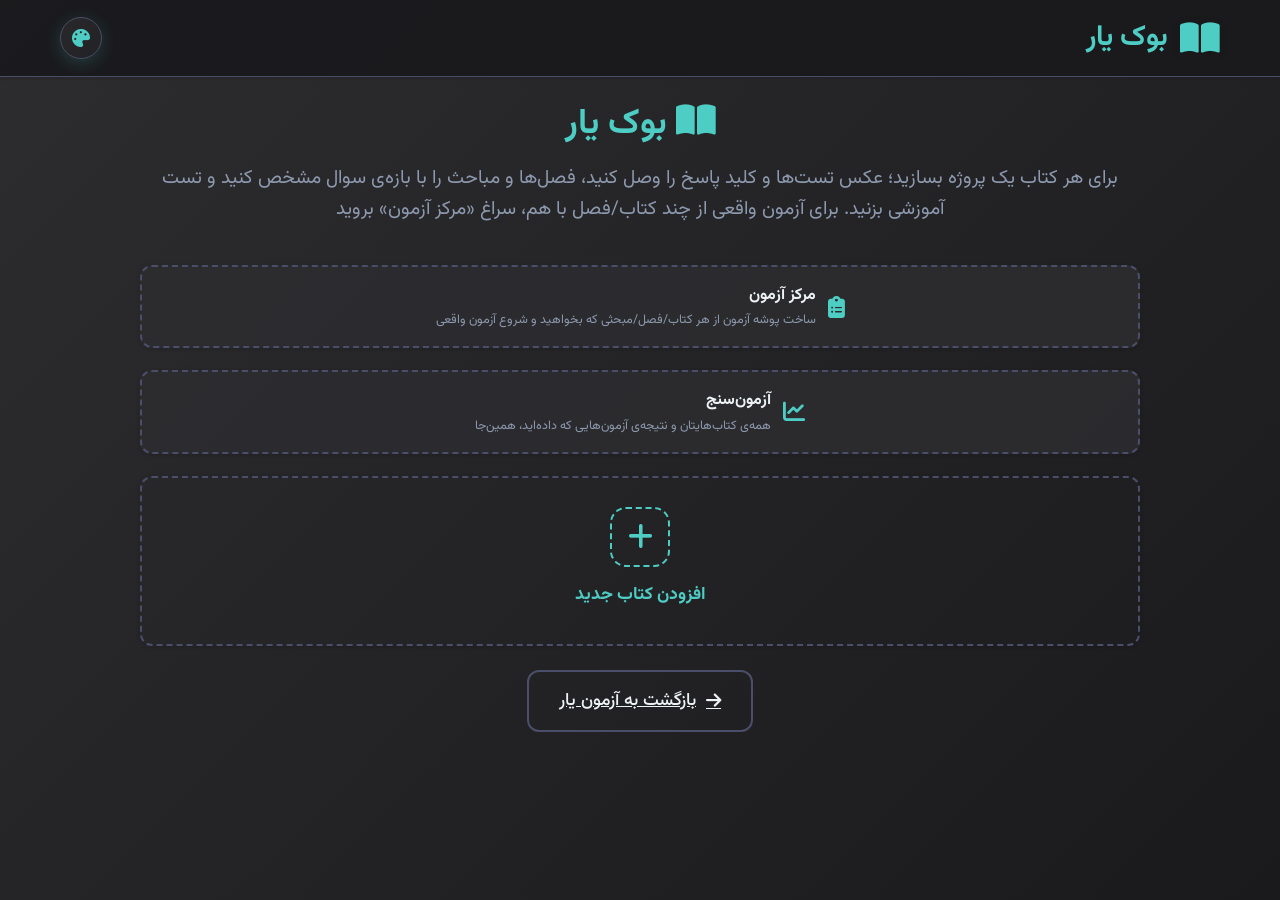
<file: app/src/main/assets/Book_Yar/Book-YAR.html>
<!doctype html>
<html lang="fa" dir="rtl">
  <head>
    <meta charset="UTF-8" />
    <meta name="viewport" content="width=device-width, initial-scale=1.0" />
    <link rel="stylesheet" href="../libs/theme.css" />
    <script src="../libs/theme.js"></script>
    <title>بوک یار - مدیریت کتاب و آزمون</title>
    <link rel="icon" href="../icon.png" type="image/png" />
    <link rel="stylesheet" href="../libs/vazirmatn/Vazirmatn-font-face.css" />
    <link rel="stylesheet" href="../libs/fontawesome/css/all.min.css" />
    <script src="../libs/chart.umd.js"></script>
    <script src="../libs/jszip.min.js"></script>
    <script src="../libs/pdf-lib.min.js"></script>
    <script src="../libs/html2canvas.min.js"></script>
    <style>
      html,
      body {
        height: 100%;
        margin: 0;
        padding: 0;
        overflow-x: hidden; /* جلوگیری از اسکرول افقی */
        width: 100%;
        min-height: 100vh;
        min-height: 100dvh;
      }
      body {
        font-family: var(--font-family);
        background: var(--gradient-water);
        color: var(--text-color);
        line-height: 1.6;
        transition: var(--transition-slow);
        min-height: 100vh;
        padding: 0;
        margin: 0;
        overflow-x: hidden; /* جلوگیری از اسکرول افقی */
        backdrop-filter: blur(10px);
        position: relative;
        display: flex;
        flex-direction: column;
        width: 100%;
      }
      * {
        box-sizing: border-box;
        margin: 0;
        padding: 0;
      }
      body {
        font-family: var(--font-family);
        background: var(--gradient-water);
        color: var(--text-color);
        line-height: 1.6;
        transition: var(--transition-slow);
        min-height: 100vh;
        padding: 0;
        margin: 0;
        overflow: hidden;
        backdrop-filter: blur(10px);
        position: relative;
        display: flex;
        flex-direction: column;
      }
      .background-effects {
        position: fixed;
        top: 0;
        left: 0;
        width: 100%;
        height: 100%;
        z-index: -1;
        overflow: hidden;
        pointer-events: none;
      }
      .bubble {
        position: absolute;
        border-radius: 50%;
        background: var(--gradient-primary);
        opacity: 0.1;
        animation: float 15s infinite ease-in-out;
      }
      .bubble:nth-child(1) {
        width: 80px;
        height: 80px;
        top: 10%;
        left: 10%;
        animation-delay: 0s;
        animation-duration: 20s;
      }
      .bubble:nth-child(2) {
        width: 120px;
        height: 120px;
        top: 20%;
        right: 15%;
        animation-delay: 2s;
        animation-duration: 18s;
      }
      .bubble:nth-child(3) {
        width: 60px;
        height: 60px;
        bottom: 30%;
        left: 20%;
        animation-delay: 4s;
        animation-duration: 22s;
      }
      .bubble:nth-child(4) {
        width: 100px;
        height: 100px;
        bottom: 20%;
        right: 25%;
        animation-delay: 6s;
        animation-duration: 16s;
      }
      .bubble:nth-child(5) {
        width: 70px;
        height: 70px;
        top: 50%;
        left: 50%;
        animation-delay: 8s;
        animation-duration: 19s;
      }
      .bubble-small {
        position: absolute;
        border-radius: 50%;
        background: var(--secondary-color);
        opacity: 0.15;
        animation: floatSmall 12s infinite ease-in-out;
      }
      .bubble-small:nth-child(6) {
        width: 30px;
        height: 30px;
        top: 15%;
        right: 30%;
        animation-delay: 1s;
        animation-duration: 15s;
      }
      .bubble-small:nth-child(7) {
        width: 40px;
        height: 40px;
        bottom: 40%;
        left: 35%;
        animation-delay: 3s;
        animation-duration: 17s;
      }
      .bubble-small:nth-child(8) {
        width: 25px;
        height: 25px;
        top: 65%;
        right: 40%;
        animation-delay: 5s;
        animation-duration: 14s;
      }
      .particle {
        position: absolute;
        border-radius: 50%;
        background: var(--primary-light);
        opacity: 0.2;
        animation: particleFloat 20s infinite linear;
      }
      .particle:nth-child(9) {
        width: 10px;
        height: 10px;
        top: 25%;
        left: 20%;
        animation-delay: 0s;
        animation-duration: 25s;
      }
      .particle:nth-child(10) {
        width: 15px;
        height: 15px;
        bottom: 15%;
        right: 25%;
        animation-delay: 7s;
        animation-duration: 22s;
      }
      .wave {
        position: absolute;
        bottom: 0;
        left: 0;
        width: 200%;
        height: 15%;
        background: var(--water-dark);
        opacity: 0.1;
        border-radius: 50%;
        animation: waveAnimation 15s infinite linear;
        transform-origin: center bottom;
      }
      .wave:nth-child(11) {
        animation-delay: 0s;
        animation-duration: 12s;
        opacity: 0.15;
      }
      .wave:nth-child(12) {
        animation-delay: 3s;
        animation-duration: 10s;
        opacity: 0.1;
      }
      .container {
        max-width: 100%;
        margin: 0;
        padding: 0;
        min-height: 100vh;
        min-height: 100dvh;
        display: flex;
        flex-direction: column;
        overflow: visible;
        position: relative;
        width: 100%;
        overflow-x: hidden; /* جلوگیری از اسکرول افقی */
      }
      .header {
        background: var(--header-bg);
        backdrop-filter: blur(10px);
        position: sticky;
        top: 0;
        z-index: 1000;
        border-bottom: 1px solid var(--border-color);
        margin-bottom: 0;
        box-shadow: var(--shadow-light);
        width: 100%;
        padding: 0;
      }
      .header-content {
        display: flex;
        justify-content: space-between;
        align-items: center;
        padding: 15px 20px;
        max-width: 1200px;
        margin: 0 auto;
        width: 100%;
      }
      .logo {
        display: flex;
        align-items: center;
        gap: 12px;
        font-size: 1.8rem;
        font-weight: 700;
        color: var(--primary-color);
        text-shadow: 0 2px 4px rgba(0, 0, 0, 0.1);
      }
      .logo i {
        font-size: 2.2rem;
        color: var(--primary-color);
        transition: var(--transition);
        filter: drop-shadow(0 2px 4px rgba(0, 0, 0, 0.1));
      }
      .logo:hover i {
        transform: rotate(-15deg);
      }
      .header-controls {
        display: flex;
        align-items: center;
        gap: 15px;
      }
      .percent-quick-btn {
        width: 38px;
        height: 38px;
        border-radius: 50%;
        border: 1px solid var(--border-color);
        background: var(--gradient-glass);
        color: var(--primary-color);
        cursor: pointer;
        display: flex;
        align-items: center;
        justify-content: center;
        font-size: 0.85rem;
        transition: var(--transition);
        flex-shrink: 0;
      }
      .percent-quick-btn:hover {
        background: var(--primary-color);
        color: #fff;
        transform: scale(1.05);
      }
      .footer-percent-btn {
        display: inline-flex;
        align-items: center;
        gap: 6px;
        margin-right: 12px;
        padding: 6px 14px;
        border-radius: 20px;
        border: 1px solid var(--border-color);
        background: var(--gradient-glass);
        color: var(--primary-color);
        cursor: pointer;
        font-family: inherit;
        font-size: 0.85rem;
        transition: var(--transition);
        vertical-align: middle;
      }
      .footer-percent-btn:hover {
        background: var(--primary-color);
        color: #fff;
      }
      .main-content {
        flex: 1 1 auto;
        padding: 20px;
        overflow-y: auto;
        overflow-x: hidden; /* جلوگیری از اسکرول افقی */
        max-width: 1200px;
        margin: 0 auto;
        width: 100%;
        min-height: 0;
      }
      @media (max-width: 768px) {
.container {
          padding-bottom: 60px; /* فضای کافی برای منوی پایین */
          overflow-x: hidden;
          width: 100%;
        }
.main-content {
          padding: 15px 12px;
          width: 100%;
          overflow-x: hidden;
        }
.form-container,
        .exam-container,
        .calculator-container,
        .settings-container {
          margin: 10px 0;
          padding: 20px 15px;
          border-radius: 16px;
          width: 100%;
          overflow-x: hidden;
        }
.menu-grid, .calculator-inputs, .calculator-result {
          width: 100%;
          overflow-x: hidden;
        }
.progress-steps {
          margin: 0 0 30px 0;
          padding: 0 0 15px 0;
          overflow-x: auto;
          -webkit-overflow-scrolling: touch;
          scrollbar-width: none;
          -ms-overflow-style: none;
          width: 100%;
        }
.progress-steps::-webkit-scrollbar {
          display: none;
        }
.form-header h2 {
          font-size: 1.4rem;
        }
}
      @media (max-width: 360px) {
.header-content {
          padding: 10px;
        }
.logo span {
          font-size: 1.2rem;
        }
.logo i {
          font-size: 1.5rem;
        }
.form-container,
        .exam-container,
        .calculator-container,
        .settings-container {
          padding: 15px 10px;
          margin: 5px;
        }
.form-header h2 {
          font-size: 1.2rem;
        }
.step {
          min-width: 50px;
        }
.step-icon {
          width: 40px;
          height: 40px;
          font-size: 1rem;
        }
.step-label {
          font-size: 0.7rem;
        }
.form-group label {
          font-size: 1rem;
        }
.form-group input,
        .form-group select,
        .form-group textarea {
          padding: 12px 15px;
          font-size: 1rem;
        }
.menu-card {
          padding: 15px;
        }
.menu-icon {
          width: 50px;
          height: 50px;
          font-size: 1.5rem;
        }
.menu-card h3 {
          font-size: 1.1rem;
        }
.percentage-value {
          font-size: 1.8rem;
        }
.footer-content p {
          font-size: 0.75rem;
        }
}
      .footer {
        flex-shrink: 0;
        margin-top: auto;
        padding: 15px 20px;
        text-align: center;
        border-top: 1px solid var(--border-color);
        width: 100%;
        background: var(--header-bg);
        backdrop-filter: blur(10px);
      }
      .header {
        flex-shrink: 0;
        position: sticky;
        top: 0;
        z-index: 1000;
        background: var(--header-bg);
        backdrop-filter: blur(10px);
        border-bottom: 1px solid var(--border-color);
        width: 100%;
        padding: 0;
      }
      .footer-content {
        max-width: 1200px;
        margin: 0 auto;
        display: flex;
        align-items: center;
        justify-content: center;
        flex-wrap: wrap;
        gap: 10px;
      }
      .footer-content p {
        color: var(--text-muted);
        display: flex;
        align-items: center;
        justify-content: center;
        gap: 10px;
        flex-wrap: wrap;
        font-size: 0.9rem;
        margin: 0;
        line-height: 1.5;
      }
      .footer-content i {
        color: #e74c3c;
        animation: heartbeat 1.5s infinite;
      }
      @media (max-width: 768px) {
.container {
          padding-bottom: 60px;
          min-height: 100dvh;
        }
.main-content {
          padding: 15px 10px;
          min-height: auto;
        }
.page.active {
          min-height: auto;
        }
}
      .settings-section {
        position: relative;
      }
      .creator-info {
        display: flex;
        flex-direction: column;
        gap: 12px;
      }
      .creator-info p {
        display: flex;
        align-items: center;
        gap: 10px;
        margin: 0;
        font-size: 0.95rem;
      }
      .love-message {
        margin-top: 15px;
        font-weight: 500;
        color: var(--primary-color);
        text-align: center;
        font-size: 1rem;
      }
      [data-theme="galaxy"] .love-message {
        color: #9370db !important;
      }
      [data-theme="coal-mine"] .love-message {
        color: #f9c74f !important;
      }
      [data-theme="galaxy"] .footer-content p,
      [data-theme="galaxy"] .love-message {
        color: #e6e6fa !important;
      }
      .page {
        display: none;
        opacity: 0;
        transform: translateY(20px);
        transition: var(--transition-slow);
        height: auto;
        min-height: auto;
      }
      .page.active {
        display: block;
        opacity: 1;
        transform: translateY(0);
        animation: fadeInUp 0.6s ease;
      }
      .form-container {
        background: var(--card-bg);
        border-radius: var(--border-radius-lg);
        padding: 40px;
        box-shadow: var(--shadow);
        max-width: 600px;
        margin: 0 auto;
        transition: var(--transition);
        border: 1px solid var(--border-color);
        position: relative;
        overflow: hidden;
        backdrop-filter: blur(10px);
      }
      .form-container::before {
        content: "";
        position: absolute;
        top: 0;
        left: 0;
        width: 100%;
        height: 5px;
        background: var(--gradient-primary);
      }
      .form-header {
        text-align: center;
        margin-bottom: 30px;
        animation: fadeInUp 0.6s ease;
      }
      .form-header h2 {
        color: var(--primary-color);
        margin-bottom: 10px;
        display: flex;
        align-items: center;
        justify-content: center;
        gap: 12px;
        font-size: 2rem;
      }
      .form-header p {
        color: var(--text-muted);
        font-size: 1.2rem;
      }
      .progress-steps {
        display: flex;
        justify-content: space-between;
        margin-bottom: 40px;
        position: relative;
        animation: fadeInUp 0.8s ease;
      }
      .progress-line {
        position: absolute;
        top: 30px;
        left: 10%;
        right: 10%;
        height: 4px;
        background: var(--border-color);
        z-index: 1;
      }
      .progress-fill {
        height: 100%;
        background: var(--gradient-primary);
        width: 0%;
        transition: width 0.5s ease;
        border-radius: 2px;
      }
      .step {
        display: flex;
        flex-direction: column;
        align-items: center;
        position: relative;
        z-index: 2;
      }
      .step-icon {
        width: 60px;
        height: 60px;
        border-radius: 50%;
        background: var(--water-dark);
        display: flex;
        align-items: center;
        justify-content: center;
        margin-bottom: 10px;
        transition: var(--transition);
        border: 2px solid var(--border-color);
        font-size: 1.5rem;
        color: var(--text-muted);
      }
      .step.active .step-icon {
        background: var(--gradient-primary);
        color: white;
        border-color: var(--primary-color);
        transform: scale(1.1);
        box-shadow: var(--shadow-light);
      }
      .step.completed .step-icon {
        background: var(--success-color);
        color: white;
        border-color: var(--success-color);
      }
      .step-label {
        font-size: 1rem;
        color: var(--text-muted);
        text-align: center;
        font-weight: 500;
      }
      .step.active .step-label {
        color: var(--primary-color);
        font-weight: 700;
      }
      .user-form {
        display: flex;
        flex-direction: column;
        gap: 25px;
        animation: fadeInUp 1s ease;
      }
      .form-group {
        display: flex;
        flex-direction: column;
        gap: 8px;
      }
      .form-group label {
        display: flex;
        align-items: center;
        gap: 10px;
        font-weight: 500;
        color: var(--text-color);
        font-size: 1.1rem;
      }
      .form-group label i {
        color: var(--primary-color);
        width: 20px;
        font-size: 1.2rem;
      }
      .form-group input,
      .form-group select,
      .form-group textarea {
        padding: 15px 20px;
        border: 1px solid var(--border-color);
        border-radius: var(--border-radius);
        background: var(--water-light);
        color: var(--text-color);
        font-family: var(--font-family);
        transition: var(--transition);
        font-size: 1.1rem;
      }
      .form-group input:focus,
      .form-group select:focus,
      .form-group textarea:focus {
        outline: none;
        border-color: var(--primary-color);
        box-shadow: 0 0 0 3px rgba(27, 154, 170, 0.2);
        transform: translateY(-2px);
      }
      .form-group textarea {
        min-height: 120px;
        resize: vertical;
      }
      .form-actions {
        margin-top: 20px;
        display: flex;
        gap: 15px;
        justify-content: center;
        animation: fadeInUp 1.2s ease;
      }
      .btn {
        padding: 15px 30px;
        border: none;
        border-radius: var(--border-radius);
        font-family: var(--font-family);
        font-weight: 500;
        cursor: pointer;
        transition: var(--transition);
        display: inline-flex;
        align-items: center;
        justify-content: center;
        gap: 10px;
        position: relative;
        overflow: hidden;
        font-size: 1.1rem;
      }
      .btn-primary {
        background: var(--gradient-primary);
        color: white;
        box-shadow: var(--shadow-light);
      }
      .btn-primary:hover {
        transform: translateY(-3px);
        box-shadow: var(--shadow);
      }
      .btn-primary:active {
        transform: translateY(-1px);
      }
      .btn-secondary {
        background: transparent;
        color: var(--text-color);
        border: 2px solid var(--border-color);
      }
      .btn-secondary:hover {
        background: rgba(52, 152, 219, 0.1);
        border-color: var(--primary-color);
        transform: translateY(-3px);
      }
      .menu-container {
        max-width: 1000px;
        margin: 0 auto;
      }
      .menu-header {
        text-align: center;
        margin-bottom: 40px;
        animation: fadeInUp 0.6s ease;
      }
      .menu-header h2 {
        color: var(--primary-color);
        margin-bottom: 10px;
        font-size: 2.2rem;
      }
      .menu-header p {
        color: var(--text-muted);
        font-size: 1.2rem;
      }
      .welcome-card {
        display: flex;
        align-items: center;
        gap: 20px;
        background: var(--gradient-glass);
        border-radius: var(--border-radius);
        padding: 25px;
        margin-bottom: 40px;
        box-shadow: var(--shadow-light);
        border: 1px solid var(--border-color);
        backdrop-filter: blur(10px);
        animation: slideInLeft 0.6s ease;
      }
      .welcome-avatar {
        width: 80px;
        height: 80px;
        border-radius: 50%;
        background: var(--gradient-primary);
        display: flex;
        align-items: center;
        justify-content: center;
        color: white;
        font-size: 2.5rem;
        box-shadow: var(--shadow);
        transition: var(--transition);
      }
      .welcome-card:hover .welcome-avatar {
        transform: scale(1.05) rotate(5deg);
      }
      .welcome-text h3 {
        color: var(--primary-color);
        margin-bottom: 5px;
      }
      .welcome-text p {
        color: var(--text-muted);
      }
      .menu-grid {
        display: grid;
        grid-template-columns: repeat(auto-fit, minmax(300px, 1fr));
        gap: 25px;
      }
      @media (min-width: 769px) {
#azmoon-yar-menu .menu-grid {
          grid-template-columns: repeat(2, 1fr);
        }
}
      .menu-card {
        background: var(--card-bg);
        border-radius: var(--border-radius);
        padding: 25px;
        text-align: center;
        transition: var(--transition);
        cursor: pointer;
        border: 1px solid var(--border-color);
        backdrop-filter: blur(10px);
        display: flex;
        flex-direction: column;
        align-items: center;
        height: 100%;
        position: relative;
        overflow: hidden;
      }
      .menu-card::before {
        content: "";
        position: absolute;
        top: 0;
        left: 0;
        width: 100%;
        height: 5px;
        background: var(--gradient-primary);
        transform: scaleX(0);
        transform-origin: left;
        transition: transform 0.3s ease;
      }
      .menu-card:hover {
        transform: translateY(-5px);
        box-shadow: var(--shadow);
        background: var(--card-hover);
      }
      .menu-card:hover::before {
        transform: scaleX(1);
      }
      .menu-icon {
        width: 70px;
        height: 70px;
        border-radius: 50%;
        background: var(--gradient-primary);
        display: flex;
        align-items: center;
        justify-content: center;
        margin-bottom: 20px;
        color: white;
        font-size: 2rem;
        transition: var(--transition);
        position: relative;
        z-index: 1;
      }
      .menu-card:hover .menu-icon {
        transform: scale(1.1) rotate(5deg);
      }
      .menu-card h3 {
        color: var(--primary-color);
        margin-bottom: 15px;
        font-size: 1.5rem;
        position: relative;
        z-index: 1;
      }
      .menu-card p {
        color: var(--text-muted);
        flex-grow: 1;
        position: relative;
        z-index: 1;
      }
      .calculator-container {
        background: var(--card-bg);
        border-radius: var(--border-radius-lg);
        padding: 40px;
        box-shadow: var(--shadow);
        max-width: 800px;
        margin: 0 auto;
        border: 1px solid var(--border-color);
        backdrop-filter: blur(10px);
        position: relative;
        overflow: hidden;
      }
      .calculator-container::before {
        content: "";
        position: absolute;
        top: 0;
        left: 0;
        width: 100%;
        height: 5px;
        background: var(--gradient-primary);
      }
      .calculator-header {
        text-align: center;
        margin-bottom: 40px;
      }
      .calculator-header h2 {
        color: var(--primary-color);
        margin-bottom: 10px;
        font-size: 2.2rem;
      }
      .calculator-header p {
        color: var(--text-muted);
        font-size: 1.2rem;
      }
      .calculator-form {
        display: flex;
        flex-direction: column;
        gap: 25px;
      }
      .calculator-inputs {
        display: grid;
        grid-template-columns: repeat(4, 1fr);
        gap: 20px;
      }
      .calc-input-group {
        display: flex;
        flex-direction: column;
        gap: 8px;
      }
      .calc-input-group label {
        display: flex;
        align-items: center;
        gap: 10px;
        font-weight: 500;
        color: var(--text-color);
      }
      .calc-input-group label i {
        color: var(--primary-color);
        width: 20px;
        font-size: 1.2rem;
      }
      .calc-input-group input {
        padding: 15px;
        border: 1px solid var(--border-color);
        border-radius: var(--border-radius-sm);
        background: var(--water-light);
        color: var(--text-color);
        font-family: var(--font-family);
        transition: var(--transition);
        font-size: 1.1rem;
        text-align: center;
      }
      .calc-input-group input:focus {
        outline: none;
        border-color: var(--primary-color);
        box-shadow: 0 0 0 3px rgba(27, 154, 170, 0.2);
        transform: translateY(-2px);
      }
      .calculator-result {
        display: grid;
        grid-template-columns: 1fr 1fr;
        gap: 20px;
        margin: 20px 0;
      }
      .result-box {
        background: var(--gradient-glass);
        border-radius: var(--border-radius);
        padding: 20px 15px;
        text-align: center;
        border: 1px solid var(--border-color);
        transition: var(--transition);
        position: relative;
        overflow: visible;
      }
      .result-box::before {
        content: "";
        position: absolute;
        top: 0;
        left: 0;
        width: 100%;
        height: 100%;
        background: linear-gradient(
          135deg,
          rgba(255, 255, 255, 0.1),
          rgba(255, 255, 255, 0.05)
        );
        border-radius: inherit;
        z-index: 0;
      }
      .result-box:hover {
        transform: translateY(-3px);
        box-shadow: var(--shadow-light);
      }
      .potential-result {
        background: linear-gradient(
          135deg,
          rgba(46, 204, 113, 0.1),
          rgba(46, 204, 113, 0.2)
        );
        border-color: rgba(46, 204, 113, 0.3);
      }
      .result-box h3 {
        color: var(--text-muted);
        margin-bottom: 15px;
        font-size: 1.1rem;
        position: relative;
        z-index: 1;
      }
      .percentage-value {
        font-size: 2.5rem;
        font-weight: 700;
        color: var(--primary-color);
        transition: all 0.5s cubic-bezier(0.175, 0.885, 0.32, 1.275);
        position: relative;
        z-index: 1;
        overflow-wrap: anywhere;
        word-break: break-word;
      }
      .potential-result .percentage-value {
        color: var(--success-color);
      }
      .percentage-value.negative-percentage {
        color: var(--danger-color) !important;
      }
      .exam-container,
      .settings-container {
        background: var(--card-bg);
        border-radius: var(--border-radius-lg);
        padding: 40px;
        box-shadow: var(--shadow);
        max-width: 800px;
        margin: 0 auto;
        border: 1px solid var(--border-color);
        backdrop-filter: blur(10px);
        position: relative;
        overflow: hidden;
      }
      .exam-container::before,
      .settings-container::before {
        content: "";
        position: absolute;
        top: 0;
        left: 0;
        width: 100%;
        height: 5px;
        background: var(--gradient-primary);
      }
      .exam-header,
      .settings-header {
        text-align: center;
        margin-bottom: 40px;
      }
      .exam-header h2,
      .settings-header h2 {
        color: var(--primary-color);
        margin-bottom: 10px;
        font-size: 2.2rem;
      }
      .exam-header p,
      .settings-header p {
        color: var(--text-muted);
        font-size: 1.2rem;
      }
      .exam-form {
        display: flex;
        flex-direction: column;
        gap: 25px;
      }
      .settings-content {
        display: flex;
        flex-direction: column;
        gap: 30px;
      }
      .settings-section {
        background: var(--gradient-glass);
        border-radius: var(--border-radius);
        padding: 25px;
        border: 1px solid var(--border-color);
        transition: var(--transition);
        margin-bottom: 15px; /* از 25px به 15px کاهش دادیم */
      }
      .settings-section:last-child {
        margin-bottom: 0; /* حذف فاصله از آخرین بخش */
      }
      .settings-section:hover {
        transform: translateY(-3px);
        box-shadow: var(--shadow-light);
        background: var(--card-hover);
      }
      .settings-section h3 {
        color: var(--primary-color);
        margin-bottom: 20px;
        display: flex;
        align-items: center;
        gap: 10px;
      }
      .love-message {
        margin-top: 15px;
        font-weight: 500;
        color: var(--primary-color);
        text-align: center;
        font-size: 1rem;
        display: block;
        width: 100%;
      }
      @media (max-width: 768px) {
.love-message {
          font-size: 0.9rem !important;
          margin-top: 10px !important;
        }
}
      .creator-info {
        display: flex;
        flex-direction: column;
        gap: 15px;
      }
      .creator-info p {
        display: flex;
        align-items: center;
        gap: 10px;
      }
      .love-message {
        margin-top: 15px;
        font-weight: 500;
        color: var(--primary-color);
        text-align: center;
      }
      .page-placeholder {
        text-align: center;
        padding: 60px 20px;
        background: var(--card-bg);
        border-radius: var(--border-radius-lg);
        box-shadow: var(--shadow);
        max-width: 600px;
        margin: 0 auto;
        border: 1px solid var(--border-color);
        backdrop-filter: blur(10px);
      }
      .page-placeholder i {
        font-size: 5rem;
        color: var(--primary-color);
        margin-bottom: 30px;
        display: block;
        animation: pulse 2s infinite;
      }
      .page-placeholder h2 {
        color: var(--primary-color);
        margin-bottom: 15px;
      }
      .page-placeholder p {
        color: var(--text-muted);
        margin-bottom: 30px;
        font-size: 1.2rem;
      }
      [data-theme="galaxy"] .footer-content p,
      [data-theme="galaxy"] .love-message {
        color: #e6e6fa !important;
      }
      [data-theme="galaxy"] .total-questions-display {
        background: rgba(25, 0, 97, 0.3);
        border-color: #483d8b;
        color: #e6e6fa;
      }
      .progress-container {
        position: fixed;
        top: 0;
        left: 0;
        width: 100%;
        height: 4px;
        background: transparent;
        z-index: 1001;
      }
      .progress-bar {
        height: 100%;
        background: var(--gradient-primary);
        width: 0%;
        transition: width 0.4s ease;
      }
      .footer {
        margin-top: auto;
        padding: 20px;
        text-align: center;
        border-top: 1px solid var(--border-color);
        width: 100%;
      }
      .footer-content p {
        color: var(--text-muted);
        display: flex;
        align-items: center;
        justify-content: center;
        gap: 10px;
        flex-wrap: wrap;
      }
      .footer-content i {
        color: #e74c3c;
        animation: heartbeat 1.5s infinite;
      }
      @keyframes countUp {
        from {
          transform: scale(0.5);
          opacity: 0;
        }
        to {
          transform: scale(1);
          opacity: 1;
        }
      }
      @keyframes glow {
        0% {
          text-shadow: 0 0 5px rgba(46, 204, 113, 0.5);
        }
        50% {
          text-shadow: 0 0 20px rgba(46, 204, 113, 0.8);
        }
        100% {
          text-shadow: 0 0 5px rgba(46, 204, 113, 0.5);
        }
      }
      @keyframes fadeInUp {
        from {
          opacity: 0;
          transform: translateY(20px);
        }
        to {
          opacity: 1;
          transform: translateY(0);
        }
      }
      @keyframes slideInLeft {
        from {
          opacity: 0;
          transform: translateX(-30px);
        }
        to {
          opacity: 1;
          transform: translateX(0);
        }
      }
      @keyframes pulse {
        0% {
          transform: scale(1);
          opacity: 1;
        }
        50% {
          transform: scale(1.05);
          opacity: 0.8;
        }
        100% {
          transform: scale(1);
          opacity: 1;
        }
      }
      @keyframes float {
        0% {
          transform: translateY(0) rotate(0deg);
        }
        50% {
          transform: translateY(-20px) rotate(10deg);
        }
        100% {
          transform: translateY(0) rotate(0deg);
        }
      }
      @keyframes floatSmall {
        0% {
          transform: translateY(0) rotate(0deg) scale(1);
        }
        50% {
          transform: translateY(-15px) rotate(5deg) scale(1.1);
        }
        100% {
          transform: translateY(0) rotate(0deg) scale(1);
        }
      }
      @keyframes particleFloat {
        0% {
          transform: translateY(0) translateX(0) rotate(0deg);
        }
        25% {
          transform: translateY(-30px) translateX(20px) rotate(90deg);
        }
        50% {
          transform: translateY(-50px) translateX(-20px) rotate(180deg);
        }
        75% {
          transform: translateY(-30px) translateX(10px) rotate(270deg);
        }
        100% {
          transform: translateY(0) translateX(0) rotate(360deg);
        }
      }
      @keyframes waveAnimation {
        0% {
          transform: translateX(0) rotate(0deg);
        }
        50% {
          transform: translateX(-25%) rotate(2deg);
        }
        100% {
          transform: translateX(-50%) rotate(0deg);
        }
      }
      @keyframes heartbeat {
        0% {
          transform: scale(1);
        }
        5% {
          transform: scale(1.1);
        }
        10% {
          transform: scale(1);
        }
        15% {
          transform: scale(1.1);
        }
        20% {
          transform: scale(1);
        }
      }
      @keyframes shimmer {
        0% {
          background-position: -1000px 0;
        }
        100% {
          background-position: 1000px 0;
        }
      }
      @keyframes ripple {
        0% {
          transform: scale(0);
          opacity: 1;
        }
        100% {
          transform: scale(4);
          opacity: 0;
        }
      }
      @keyframes bounce {
        0%,
        20%,
        50%,
        80%,
        100% {
          transform: translateY(0);
        }
        40% {
          transform: translateY(-20px);
        }
        60% {
          transform: translateY(-10px);
        }
      }
      @keyframes rotate {
        from {
          transform: rotate(0deg);
        }
        to {
          transform: rotate(360deg);
        }
      }
      @keyframes typewriter {
        from {
          width: 0;
        }
        to {
          width: 100%;
        }
      }
      @keyframes percentageCount {
        from {
          opacity: 0;
          transform: translateY(20px) scale(0.8);
        }
        to {
          opacity: 1;
          transform: translateY(0) scale(1);
        }
      }
      @keyframes successPulse {
        0% {
          transform: scale(1);
          box-shadow: 0 0 0 0 rgba(46, 204, 113, 0.7);
        }
        70% {
          transform: scale(1.05);
          box-shadow: 0 0 0 20px rgba(46, 204, 113, 0);
        }
        100% {
          transform: scale(1);
          box-shadow: 0 0 0 0 rgba(46, 204, 113, 0);
        }
      }
      @keyframes confettiFall {
        0% {
          transform: translateY(-100px) rotate(0deg);
          opacity: 1;
        }
        100% {
          transform: translateY(100vh) rotate(360deg);
          opacity: 0;
        }
      }
      @keyframes checkmark {
        0% {
          stroke-dashoffset: 100;
          opacity: 0;
          transform: scale(0.8);
        }
        50% {
          opacity: 1;
          transform: scale(1.2);
        }
        100% {
          stroke-dashoffset: 0;
          opacity: 1;
          transform: scale(1);
        }
      }
      .ripple-effect {
        position: relative;
        overflow: hidden;
      }
      .ripple-effect::after {
        content: "";
        position: absolute;
        top: 50%;
        left: 50%;
        width: 5px;
        height: 5px;
        background: rgba(255, 255, 255, 0.5);
        opacity: 0;
        border-radius: 100%;
        transform: scale(1, 1) translate(-50%);
        transform-origin: 50% 50%;
      }
      .ripple-effect:focus:not(:active)::after {
        animation: ripple 1s ease-out;
      }
      .shimmer {
        background: linear-gradient(
          to right,
          rgba(255, 255, 255, 0) 0%,
          rgba(255, 255, 255, 0.3) 50%,
          rgba(255, 255, 255, 0) 100%
        );
        background-size: 1000px 100%;
        animation: shimmer 2s infinite;
      }
      .bounce-animation {
        animation: bounce 1s;
      }
      .rotate-animation {
        animation: rotate 2s linear infinite;
      }
      .typewriter h2,
      .typewriter p {
        overflow: hidden;
        white-space: nowrap;
        animation: typewriter 2s steps(40) forwards;
      }
      .percentage-animation {
        animation: percentageCount 0.8s ease forwards;
      }
      @media (max-width: 768px) {
.header-content {
          padding: 12px 15px;
        }
.logo span {
          font-size: 1.4rem;
        }
.logo i {
          font-size: 1.8rem;
        }
}
      @media (max-width: 768px) {
.progress-steps {
          flex-wrap: nowrap;
          overflow-x: auto;
          padding-bottom: 15px;
          justify-content: space-between;
          margin-left: -10px;
          margin-right: -10px;
          padding-left: 10px;
          padding-right: 10px;
        }
.step {
          flex: 0 0 auto;
          min-width: 70px;
        }
.step-label {
          font-size: 0.8rem;
          white-space: nowrap;
        }
.progress-line {
          display: block;
          top: 30px;
          left: 15%;
          right: 15%;
        }
.progress-steps::-webkit-scrollbar {
          display: none;
        }
.progress-steps {
          -ms-overflow-style: none;
          scrollbar-width: none;
        }
}
      @media (max-width: 480px) {
.calculator-inputs {
          grid-template-columns: 1fr;
          gap: 15px;
        }
.calc-input-group input {
          padding: 12px;
          font-size: 1rem;
        }
.calculator-result {
          grid-template-columns: 1fr;
        }
.percentage-value {
          font-size: 2rem;
        }
}
      @media (max-width: 768px) {
.form-container,
        .exam-container,
        .calculator-container,
        .settings-container {
          padding: 20px;
          margin: 10px;
          border-radius: var(--border-radius);
        }
.form-header h2 {
          font-size: 1.5rem;
        }
.form-header p {
          font-size: 1rem;
        }
.menu-header h2 {
          font-size: 1.6rem;
        }
.welcome-card {
          flex-direction: column;
          text-align: center;
          padding: 20px;
        }
.welcome-avatar {
          width: 70px;
          height: 70px;
          font-size: 2rem;
        }
}
      @media (max-width: 768px) {
.menu-grid {
          grid-template-columns: 1fr;
          gap: 15px;
        }
.menu-card {
          padding: 20px;
        }
.menu-icon {
          width: 60px;
          height: 60px;
          font-size: 1.8rem;
        }
.menu-card h3 {
          font-size: 1.3rem;
        }
}
      @media (max-width: 768px) {
.footer {
          padding: 15px;
        }
.footer-content p {
          font-size: 0.9rem;
          flex-direction: column;
          gap: 5px;
        }
}
      .completion-animation {
        position: fixed;
        top: 0;
        left: 0;
        width: 100%;
        height: 100%;
        display: flex;
        align-items: center;
        justify-content: center;
        background: rgba(0, 0, 0, 0.7);
        z-index: 2000;
        opacity: 0;
        pointer-events: none;
        transition: opacity 0.5s ease;
      }
      .completion-animation.active {
        opacity: 1;
        pointer-events: all;
      }
      .completion-content {
        background: white;
        border-radius: 20px;
        padding: 40px;
        text-align: center;
        box-shadow: 0 10px 40px rgba(0, 0, 0, 0.3);
        position: relative;
        transform: scale(0.8);
        transition: transform 0.5s ease;
        max-width: 400px;
        width: 80%;
      }
      .completion-animation.active .completion-content {
        transform: scale(1);
      }
      .checkmark-container {
        width: 100px;
        height: 100px;
        margin: 0 auto 20px;
        position: relative;
      }
      .checkmark-circle {
        stroke-dasharray: 1000;
        stroke-dashoffset: 1000;
        animation: checkmark 1s ease-in-out forwards;
        stroke: #2ecc71;
        stroke-width: 5;
        fill: none;
      }
      .checkmark {
        stroke-dasharray: 1000;
        stroke-dashoffset: 1000;
        animation: checkmark 1s ease-in-out 0.5s forwards;
        stroke: #2ecc71;
        stroke-width: 5;
        stroke-linecap: round;
        stroke-linejoin: round;
        fill: none;
      }
      .confetti {
        position: absolute;
        width: 10px;
        height: 10px;
        background: #f1c40f;
        opacity: 0;
      }
      .completion-title {
        font-size: 1.8rem;
        color: #2c3e50;
        margin-bottom: 10px;
      }
      .completion-message {
        color: #7f8c8d;
        margin-bottom: 20px;
      }
      .mobile-menu-btn {
        display: none;
        background: transparent;
        border: none;
        color: var(--primary-color);
        font-size: 1.5rem;
        cursor: pointer;
        padding: 5px;
      }
      .mobile-nav {
        position: fixed;
        bottom: 0;
        left: 0;
        right: 0;
        background: var(--header-bg);
        backdrop-filter: blur(10px);
        z-index: 999;
        display: none;
        padding: 10px;
        border-top: 1px solid var(--border-color);
        box-shadow: 0 -4px 12px rgba(0, 0, 0, 0.1);
      }
      .mobile-nav-grid {
        display: grid;
        grid-template-columns: repeat(3, 1fr);
        gap: 10px;
      }
      .mobile-nav-item {
        display: flex;
        flex-direction: column;
        align-items: center;
        padding: 10px 5px;
        border-radius: var(--border-radius-sm);
        transition: var(--transition);
        color: var(--text-muted);
        text-decoration: none;
      }
      .mobile-nav-item.active,
      .mobile-nav-item:hover {
        background: var(--gradient-primary);
        color: white;
      }
      .mobile-nav-item i {
        font-size: 1.2rem;
        margin-bottom: 5px;
      }
      .mobile-nav-item span {
        font-size: 0.8rem;
      }
      .total-questions-display {
        padding: 15px;
        border: 1px solid var(--border-color);
        border-radius: var(--border-radius-sm);
        background: var(--water-light);
        color: var(--text-color);
        font-family: var(--font-family);
        font-size: 1.1rem;
        text-align: center;
        font-weight: bold;
        min-height: 50px;
        display: flex;
        align-items: center;
        justify-content: center;
      }
      @media (max-width: 768px) {
.total-questions-display {
          padding: 12px;
          font-size: 1rem;
          min-height: 45px;
        }
}
      @media (max-width: 1024px) {
.calculator-inputs {
          grid-template-columns: repeat(2, 1fr);
        }
.calculator-result {
          grid-template-columns: 1fr;
        }
}
      @media (max-width: 768px) {
.container {
          padding: 0;
        }
.main-content {
          padding: 15px;
        }
.form-container,
        .exam-container,
        .calculator-container,
        .settings-container {
          padding: 25px;
        }
.header-content {
          flex-direction: row;
          justify-content: space-between;
          gap: 15px;
          padding: 15px;
        }
.logo span {
          font-size: 1.5rem;
        }
.menu-grid {
          grid-template-columns: 1fr;
        }
.calculator-inputs {
          grid-template-columns: 1fr;
        }
.form-actions {
          flex-direction: column;
        }
.btn {
          width: 100%;
        }
.welcome-card {
          flex-direction: column;
          text-align: center;
        }
.mobile-nav {
          display: block;
        }
.form-header h2 {
          font-size: 1.6rem;
        }
.menu-header h2 {
          font-size: 1.8rem;
        }
.exam-header h2,
        .calculator-header h2,
        .settings-header h2 {
          font-size: 1.8rem;
        }
.welcome-text h3 {
          font-size: 1.2rem;
        }
.menu-card h3 {
          font-size: 1.3rem;
        }
.percentage-value {
          font-size: 2rem;
        }
}
      @media (max-width: 480px) {
.form-container,
        .exam-container,
        .calculator-container,
        .settings-container {
          padding: 20px 15px;
        }
.form-header h2 {
          font-size: 1.4rem;
        }
.step-icon {
          width: 50px;
          height: 50px;
          font-size: 1.2rem;
        }
.step-label {
          font-size: 0.9rem;
        }
.welcome-avatar {
          width: 60px;
          height: 60px;
          font-size: 1.8rem;
        }
.menu-icon {
          width: 60px;
          height: 60px;
          font-size: 1.5rem;
        }
.mobile-nav-grid {
          grid-template-columns: repeat(3, 1fr);
        }
.mobile-nav-item span {
          font-size: 0.7rem;
        }
}
      @media (hover: none) {
.menu-card:hover {
          transform: none;
        }
.menu-card:hover .menu-icon {
          transform: none;
        }
.result-box:hover {
          transform: none;
        }
.settings-section:hover {
          transform: none;
        }
.btn:active {
          transform: scale(0.98);
        }
.btn-primary:active {
          transform: scale(0.98) translateY(0);
        }
.btn-secondary:active {
          transform: scale(0.98) translateY(0);
        }
}
      .love-section {
        width: 100%;
        padding: 30px 20px 20px;
        margin-top: 20px;
        background: var(--gradient-glass);
        border-top: 2px solid var(--border-color);
        position: relative;
        overflow: hidden;
        transition: var(--transition-slow);
      }
      .love-section::before {
        content: "";
        position: absolute;
        top: 0;
        left: 0;
        width: 100%;
        height: 100%;
        background: linear-gradient(
          135deg,
          rgba(231, 76, 60, 0.05),
          rgba(231, 76, 60, 0.02)
        );
        z-index: 0;
        pointer-events: none;
      }
      .love-section::after {
        content: "❤️❤️❤️";
        position: absolute;
        font-size: 3rem;
        opacity: 0.03;
        right: -20px;
        bottom: -10px;
        transform: rotate(-10deg);
        z-index: 0;
        pointer-events: none;
        letter-spacing: 20px;
      }
      .love-content {
        max-width: 800px;
        margin: 0 auto;
        text-align: center;
        position: relative;
        z-index: 1;
      }
      .love-decoration {
        display: flex;
        align-items: center;
        justify-content: center;
        gap: 15px;
        margin-bottom: 15px;
      }
      .love-line {
        flex: 1;
        max-width: 100px;
        height: 2px;
        background: var(--gradient-primary);
        border-radius: 2px;
        opacity: 0.4;
      }
      .love-icon {
        font-size: 1.8rem;
        color: #e74c3c;
        animation: heartbeat 1.5s infinite;
        filter: drop-shadow(0 0 10px rgba(231, 76, 60, 0.3));
      }
      .love-message-main {
        font-size: 1.4rem;
        font-weight: 700;
        color: var(--primary-color);
        margin-bottom: 8px;
        letter-spacing: 1px;
        display: flex;
        align-items: center;
        justify-content: center;
        gap: 8px;
        flex-wrap: wrap;
      }
      .love-message-main i {
        color: #e74c3c;
        animation: heartbeat 1.5s infinite;
        font-size: 1.6rem;
      }
      .love-sub-message {
        font-size: 1rem;
        color: var(--text-muted);
        margin-bottom: 15px;
        display: flex;
        align-items: center;
        justify-content: center;
        gap: 10px;
        flex-wrap: wrap;
      }
      .love-sub-message i {
        color: var(--warning-color);
        font-size: 0.9rem;
      }
      .love-social {
        display: flex;
        align-items: center;
        justify-content: center;
        gap: 15px;
        margin-top: 5px;
      }
      .love-social-link {
        width: 40px;
        height: 40px;
        border-radius: 50%;
        background: var(--gradient-glass);
        border: 1px solid var(--border-color);
        display: flex;
        align-items: center;
        justify-content: center;
        color: var(--text-muted);
        transition: var(--transition);
        text-decoration: none;
        font-size: 1.1rem;
      }
      .love-social-link:hover {
        background: var(--gradient-primary);
        color: white;
        transform: translateY(-3px) scale(1.05);
        box-shadow: var(--shadow-light);
      }
      .love-social-link:active {
        transform: scale(0.95);
      }
      .love-section {
        display: none;
      }
      #user-info .love-section,
      #main-menu .love-section,
      #settings .love-section {
        display: block;
      }
      @media (max-width: 768px) {
.love-section {
          padding: 25px 15px 15px;
          margin-top: 15px;
        }
.love-message-main {
          font-size: 1.2rem;
        }
.love-message-main i {
          font-size: 1.3rem;
        }
.love-sub-message {
          font-size: 0.9rem;
          gap: 6px;
        }
.love-icon {
          font-size: 1.5rem;
        }
.love-line {
          max-width: 60px;
        }
.love-social-link {
          width: 36px;
          height: 36px;
          font-size: 1rem;
        }
}
      @media (max-width: 360px) {
.love-section {
          padding: 20px 10px 12px;
        }
.love-message-main {
          font-size: 1rem;
        }
.love-message-main i {
          font-size: 1.1rem;
        }
.love-sub-message {
          font-size: 0.8rem;
        }
.love-line {
          max-width: 40px;
        }
.love-social-link {
          width: 32px;
          height: 32px;
          font-size: 0.9rem;
        }
}
      @keyframes floatHeart {
        0% {
          transform: translateY(0) scale(1);
          opacity: 0.3;
        }
        50% {
          transform: translateY(-10px) scale(1.1);
          opacity: 0.6;
        }
        100% {
          transform: translateY(0) scale(1);
          opacity: 0.3;
        }
      }
      .love-section .love-icon {
        animation:
          heartbeat 1.5s infinite,
          floatHeart 3s ease-in-out infinite;
      }
      .love-section {
        width: 100%;
        padding: 40px 20px 30px;
        background: var(--gradient-glass);
        border-top: 2px solid var(--border-color);
        position: relative;
        overflow: hidden;
        transition: var(--transition-slow);
        margin-top: 0;
        flex-shrink: 0;
      }
      .love-section::before {
        content: "";
        position: absolute;
        top: 0;
        left: 0;
        width: 100%;
        height: 100%;
        background: linear-gradient(
          135deg,
          rgba(231, 76, 60, 0.05),
          rgba(231, 76, 60, 0.02)
        );
        z-index: 0;
        pointer-events: none;
      }
      .love-section::after {
        content: "❤️❤️❤️";
        position: absolute;
        font-size: 3rem;
        opacity: 0.03;
        right: -20px;
        bottom: -10px;
        transform: rotate(-10deg);
        z-index: 0;
        pointer-events: none;
        letter-spacing: 20px;
      }
      .love-content {
        max-width: 800px;
        margin: 0 auto;
        text-align: center;
        position: relative;
        z-index: 1;
      }
      .love-decoration {
        display: flex;
        align-items: center;
        justify-content: center;
        gap: 15px;
        margin-bottom: 15px;
      }
      .love-line {
        flex: 1;
        max-width: 100px;
        height: 2px;
        background: var(--gradient-primary);
        border-radius: 2px;
        opacity: 0.4;
      }
      .love-icon {
        font-size: 1.8rem;
        color: #e74c3c;
        animation: heartbeat 1.5s infinite;
        filter: drop-shadow(0 0 10px rgba(231, 76, 60, 0.3));
      }
      .love-message-main {
        font-size: 1.4rem;
        font-weight: 700;
        color: var(--primary-color);
        margin-bottom: 8px;
        letter-spacing: 1px;
        display: flex;
        align-items: center;
        justify-content: center;
        gap: 8px;
        flex-wrap: wrap;
      }
      .love-message-main i {
        color: #e74c3c;
        animation: heartbeat 1.5s infinite;
        font-size: 1.6rem;
      }
      .love-sub-message {
        font-size: 1rem;
        color: var(--text-muted);
        margin-bottom: 15px;
        display: flex;
        align-items: center;
        justify-content: center;
        gap: 10px;
        flex-wrap: wrap;
      }
      .love-sub-message i {
        color: var(--warning-color);
        font-size: 0.9rem;
      }
      .love-social {
        display: flex;
        align-items: center;
        justify-content: center;
        gap: 15px;
        margin-top: 5px;
      }
      .love-social-link {
        width: 40px;
        height: 40px;
        border-radius: 50%;
        background: var(--gradient-glass);
        border: 1px solid var(--border-color);
        display: flex;
        align-items: center;
        justify-content: center;
        color: var(--text-muted);
        transition: var(--transition);
        text-decoration: none;
        font-size: 1.1rem;
      }
      .love-social-link:hover {
        background: var(--gradient-primary);
        color: white;
        transform: translateY(-3px) scale(1.05);
        box-shadow: var(--shadow-light);
      }
      .love-social-link:active {
        transform: scale(0.95);
      }
      @media (max-width: 768px) {
.love-section {
          padding: 30px 15px 20px;
        }
.love-message-main {
          font-size: 1.2rem;
        }
.love-message-main i {
          font-size: 1.3rem;
        }
.love-sub-message {
          font-size: 0.9rem;
          gap: 6px;
        }
.love-icon {
          font-size: 1.5rem;
        }
.love-line {
          max-width: 60px;
        }
.love-social-link {
          width: 36px;
          height: 36px;
          font-size: 1rem;
        }
}
      @media (max-width: 360px) {
.love-section {
          padding: 25px 10px 15px;
        }
.love-message-main {
          font-size: 1rem;
        }
.love-message-main i {
          font-size: 1.1rem;
        }
.love-sub-message {
          font-size: 0.8rem;
        }
.love-line {
          max-width: 40px;
        }
.love-social-link {
          width: 32px;
          height: 32px;
          font-size: 0.9rem;
        }
}
      @keyframes floatHeart {
        0% {
          transform: translateY(0) scale(1);
          opacity: 0.3;
        }
        50% {
          transform: translateY(-10px) scale(1.1);
          opacity: 0.6;
        }
        100% {
          transform: translateY(0) scale(1);
          opacity: 0.3;
        }
      }
      .love-section .love-icon {
        animation:
          heartbeat 1.5s infinite,
          floatHeart 3s ease-in-out infinite;
      }
      @keyframes rainbowFlow {
        0% {
          background-position: 0% 50%;
        }
        50% {
          background-position: 100% 50%;
        }
        100% {
          background-position: 0% 50%;
        }
      }
      @keyframes sparkle {
        0%,
        100% {
          opacity: 0;
          transform: scale(0.8);
        }
        50% {
          opacity: 1;
          transform: scale(1.2);
        }
      }
      @keyframes highlightGlow {
        0% {
          box-shadow: 0 0 0 0 rgba(155, 89, 182, 0.4);
          transform: scale(1);
        }
        50% {
          box-shadow: 0 0 30px 15px rgba(155, 89, 182, 0.25);
          transform: scale(1.02);
          border-color: var(--primary-color);
        }
        100% {
          box-shadow: 0 0 0 0 rgba(155, 89, 182, 0);
          transform: scale(1);
        }
      }
      .folder-grid {
        display: grid;
        grid-template-columns: repeat(auto-fit, minmax(220px, 1fr));
        gap: 20px;
        margin-top: 10px;
      }
      .folder-card {
        background: var(--card-bg);
        border-radius: var(--border-radius);
        padding: 22px 18px;
        text-align: center;
        transition: var(--transition);
        cursor: pointer;
        border: 1px solid var(--border-color);
        backdrop-filter: blur(10px);
        display: flex;
        flex-direction: column;
        align-items: center;
        position: relative;
        overflow: hidden;
      }
      .folder-card:hover {
        transform: translateY(-5px);
        box-shadow: var(--shadow);
        background: var(--card-hover);
      }
      .folder-card .folder-icon {
        width: 60px;
        height: 60px;
        border-radius: 16px;
        background: var(--gradient-primary);
        display: flex;
        align-items: center;
        justify-content: center;
        color: #fff;
        font-size: 1.6rem;
        margin-bottom: 14px;
      }
      .folder-card h4 {
        color: var(--primary-color);
        font-size: 1.1rem;
        margin-bottom: 6px;
      }
      .folder-card .folder-meta {
        color: var(--text-muted);
        font-size: 0.85rem;
      }
      .folder-card.by-book-filter-active {
        border-color: var(--primary-color);
        box-shadow: 0 0 0 2px var(--primary-color), var(--shadow);
        background: var(--card-hover);
      }
      .folder-card.by-book-filter-active .folder-icon {
        background: var(--gradient-primary);
      }
      .by-clear-filter-btn {
        border: none;
        cursor: pointer;
        display: inline-flex;
        align-items: center;
        gap: 6px;
        font-family: var(--font-family);
      }
      .folder-card.add-folder-card {
        border: 2px dashed var(--border-color);
        background: transparent;
        justify-content: center;
        min-height: 170px;
      }
      .folder-card.add-folder-card .folder-icon {
        background: transparent;
        color: var(--primary-color);
        border: 2px dashed var(--primary-color);
        font-size: 1.8rem;
      }
      .folder-card.add-folder-card h4 {
        color: var(--primary-color);
      }
      .by-tags-list, .by-tag-suggest-list, .by-card-tags, .by-tag-filter-bar {
        display: flex;
        flex-wrap: wrap;
        gap: 8px;
      }
      .by-tags-list { margin-bottom: 12px; min-height: 8px; }
      .by-tag-chip {
        display: inline-flex;
        align-items: center;
        gap: 6px;
        padding: 4px 12px;
        border-radius: 999px;
        font-size: 0.85rem;
        font-family: var(--font-family);
        background: var(--water-dark);
        color: var(--primary-dark);
        border: 1px solid var(--border-color);
      }
      [data-theme="galaxy"] .by-tag-chip { color: var(--text-color); background: rgba(138, 43, 226, 0.25); }
      .by-tag-chip button {
        border: none; background: transparent; cursor: pointer;
        color: inherit; padding: 0; font-size: 0.8rem; line-height: 1; opacity: 0.7;
      }
      .by-tag-chip button:hover { opacity: 1; color: var(--danger-color); }
      .by-tag-chip.pick {
        cursor: pointer; background: transparent; border-style: dashed;
        color: var(--primary-color); transition: var(--transition);
      }
      .by-tag-chip.pick:hover { background: var(--water-dark); }
      .by-tag-chip.small { padding: 1px 9px; font-size: 0.75rem; }
      .by-tag-chip.filter { cursor: pointer; }
      .by-tag-chip.filter.active {
        background: var(--primary-color); color: #fff; border-color: var(--primary-color);
      }
      .by-tag-input-row { display: flex; gap: 8px; align-items: stretch; }
      .by-tag-input-row input { flex: 1; min-width: 0; }
      .by-tag-hint { font-size: 12.5px; color: var(--text-muted); margin: 10px 0 6px; }
      .by-tag-conflict {
        margin-top: 12px; padding: 12px 14px;
        border: 1px solid var(--warning-color);
        background: rgba(243, 156, 18, 0.12);
        border-radius: var(--border-radius-sm);
        font-size: 0.9rem;
      }
      .by-tag-conflict .by-tag-conflict-actions { display: flex; gap: 8px; flex-wrap: wrap; margin-top: 10px; }
      .by-card-tags { justify-content: center; margin-top: 10px; gap: 5px; }
      .by-tag-filter-bar { margin: 4px 0 16px; }
      .by-access-banner {
        display: flex;
        align-items: center;
        justify-content: space-between;
        gap: 12px;
        flex-wrap: wrap;
        background: rgba(243, 156, 18, 0.15);
        border: 1px solid var(--warning-color);
        color: var(--text-color);
        border-radius: var(--border-radius-sm);
        padding: 12px 16px;
        margin-bottom: 18px;
        font-size: 13.5px;
      }
      .ay-modal-overlay {
        position: fixed;
        top: 0; right: 0; bottom: 0; left: 0;
        background: rgba(10, 20, 30, 0.55);
        display: none;
        align-items: flex-start;
        justify-content: center;
        z-index: 9999;
        padding: 16px;
        overflow-y: auto;
      }
      .ay-modal-overlay.active {
        display: flex;
      }
      .ay-modal-box {
        background: var(--card-bg);
        border-radius: var(--border-radius-lg);
        padding: 28px;
        max-width: 420px;
        width: 100%;
        box-shadow: var(--shadow);
        border: 1px solid var(--border-color);
        backdrop-filter: blur(10px);
        margin: 30px 0;
        max-height: calc(100vh - 60px);
        overflow-y: auto;
      }
      .ay-modal-box h3 {
        color: var(--primary-color);
        margin-bottom: 16px;
        display: flex;
        align-items: center;
        gap: 8px;
      }
      .ay-modal-box .form-group {
        margin-bottom: 16px;
      }
      #byExamStartModalOverlay .ay-modal-box {
        max-width: 440px;
      }
      #byExamStartModalOverlay .form-group label {
        font-size: 0.95rem;
        line-height: 1.7;
        align-items: flex-start;
      }
      #byExamStartModalOverlay .form-group label i {
        font-size: 1rem;
        width: 18px;
        margin-top: 3px;
      }
      #byExamStartModalOverlay input[type="number"] {
        padding: 11px 14px;
        font-size: 0.95rem;
      }
      #byExamStartModalOverlay .by-toggle-row {
        flex-direction: column;
      }
      #byExamStartModalOverlay .by-toggle-row button {
        width: 100%;
        padding: 11px 14px;
        font-size: 0.88rem;
        line-height: 1.5;
        text-align: center;
      }
      #byExamStartModalOverlay .form-group[style*="flex"] {
        align-items: flex-start !important;
      }
      #byExamStartModalOverlay .form-group[style*="flex"] label {
        font-size: 0.9rem;
        line-height: 1.6;
        margin: 0;
      }
      #byExamStartModalOverlay input[type="checkbox"] {
        width: 18px !important;
        height: 18px;
        min-width: 18px;
        margin-top: 2px;
        accent-color: var(--primary-color);
      }
      .hv-subject-card,
      .hv-local-folder-card {
        position: relative;
      }
      .hv-card-actions {
        position: absolute;
        top: 8px;
        left: 8px;
        display: flex;
        gap: 6px;
        opacity: 0;
        transition: var(--transition);
        z-index: 2;
      }
      .folder-card:hover .hv-card-actions {
        opacity: 1;
      }
      @media (max-width: 768px) {
.hv-card-actions {
          opacity: 1;
        }
}
      .hv-icon-btn {
        width: 30px;
        height: 30px;
        border-radius: 50%;
        border: none;
        background: rgba(255, 255, 255, 0.9);
        color: var(--primary-color);
        display: flex;
        align-items: center;
        justify-content: center;
        cursor: pointer;
        box-shadow: var(--shadow-light);
        font-size: 0.85rem;
        transition: var(--transition);
      }
      .hv-icon-btn:hover {
        transform: scale(1.1);
      }
      .hv-icon-btn-danger {
        color: var(--danger-color);
      }
      .hv-subject-image-wrap {
        padding: 0;
        overflow: hidden;
        background: transparent;
      }
      .hv-subject-image {
        width: 60px;
        height: 60px;
        border-radius: 16px;
        object-fit: cover;
      }
      .hv-subject-header {
        display: flex;
        flex-direction: column;
        align-items: center;
      }
      .hv-subject-header-icon {
        width: 70px;
        height: 70px;
        border-radius: 20px;
        background: var(--gradient-primary);
        color: #fff;
        display: flex;
        align-items: center;
        justify-content: center;
        font-size: 2rem;
        margin-bottom: 14px;
        overflow: hidden;
      }
      .hv-subject-header-icon img {
        width: 100%;
        height: 100%;
        object-fit: cover;
      }
      .hv-image-preview-row {
        display: flex;
        align-items: center;
        gap: 16px;
        margin-bottom: 12px;
      }
      .hv-image-preview {
        width: 64px;
        height: 64px;
        border-radius: 16px;
        background: var(--gradient-primary);
        color: #fff;
        display: flex;
        align-items: center;
        justify-content: center;
        font-size: 1.6rem;
        overflow: hidden;
        flex-shrink: 0;
      }
      .hv-image-preview img {
        width: 100%;
        height: 100%;
        object-fit: cover;
      }
      .hv-upload-btn {
        padding: 10px 18px;
        font-size: 0.95rem;
      }
      .hv-preset-icons {
        display: grid;
        grid-template-columns: repeat(auto-fill, minmax(44px, 1fr));
        gap: 8px;
      }
      .hv-preset-icon-btn {
        width: 44px;
        height: 44px;
        border-radius: 12px;
        border: 2px solid var(--border-color);
        background: transparent;
        color: var(--text-color);
        cursor: pointer;
        display: flex;
        align-items: center;
        justify-content: center;
        transition: var(--transition);
      }
      .hv-preset-icon-btn.active,
      .hv-preset-icon-btn:hover {
        border-color: var(--primary-color);
        background: var(--gradient-primary);
        color: #fff;
      }
      .hv-video-list {
        display: flex;
        flex-direction: column;
        gap: 8px;
      }
      .hv-video-item {
        display: flex;
        align-items: center;
        gap: 10px;
        padding: 12px 16px;
        border-radius: var(--border-radius-sm);
        background: var(--water-light);
        border: 1px solid var(--border-color);
        cursor: pointer;
        transition: var(--transition);
      }
      .hv-video-item:hover {
        background: var(--card-hover);
        transform: translateX(-3px);
      }
      .hv-video-item i {
        color: var(--primary-color);
        font-size: 1.2rem;
      }
      .hv-video-modal-box {
        max-width: 720px;
      }
      .hv-browser-note {
        color: var(--text-muted);
        font-size: 0.85rem;
        text-align: center;
        margin-top: 8px;
      }
      .text-muted {
        color: var(--text-muted);
        text-align: center;
        padding: 20px 0;
      }
      .btn-danger {
        background: linear-gradient(135deg, var(--danger-color), #c0392b);
        color: #fff;
        box-shadow: var(--shadow-light);
      }
      .btn-danger:hover {
        transform: translateY(-3px);
        box-shadow: var(--shadow);
      }
      .progress-stats-row {
        display: grid;
        grid-template-columns: repeat(auto-fit, minmax(160px, 1fr));
        gap: 18px;
        margin-bottom: 24px;
      }
      .progress-stat-card {
        background: var(--card-bg);
        border-radius: var(--border-radius);
        padding: 20px;
        text-align: center;
        border: 1px solid var(--border-color);
        box-shadow: var(--shadow-light);
      }
      .progress-stat-card .stat-icon {
        font-size: 1.6rem;
        margin-bottom: 8px;
      }
      .progress-stat-card.correct .stat-icon,
      .progress-stat-card.correct .stat-value {
        color: var(--success-color);
      }
      .progress-stat-card.wrong .stat-icon,
      .progress-stat-card.wrong .stat-value {
        color: var(--danger-color);
      }
      .progress-stat-card.empty .stat-icon,
      .progress-stat-card.empty .stat-value {
        color: var(--text-muted);
      }
      .progress-stat-card .stat-value {
        font-size: 1.8rem;
        font-weight: 700;
      }
      .progress-stat-card .stat-label {
        color: var(--text-muted);
        font-size: 0.9rem;
        margin-top: 4px;
      }
      .chart-card {
        background: var(--card-bg);
        border-radius: var(--border-radius-lg);
        padding: 24px;
        border: 1px solid var(--border-color);
        box-shadow: var(--shadow-light);
        margin-bottom: 24px;
      }
      .chart-card h3 {
        color: var(--primary-color);
        margin-bottom: 16px;
        display: flex;
        align-items: center;
        gap: 8px;
        font-size: 1.15rem;
      }
      .taraz-chart-wrapper {
        position: relative;
        width: 100%;
        height: 420px;
      }
      @media (max-width: 768px) {
.taraz-chart-wrapper {
          height: 300px;
        }
}
      .table-pie-row {
        display: grid;
        grid-template-columns: 1.4fr 1fr;
        gap: 20px;
        margin-bottom: 24px;
        align-items: stretch;
      }
      @media (max-width: 850px) {
.table-pie-row {
          grid-template-columns: 1fr;
        }
}
      .subjects-table-card,
      .pie-chart-card {
        background: var(--card-bg);
        border-radius: var(--border-radius-lg);
        padding: 22px;
        border: 1px solid var(--border-color);
        box-shadow: var(--shadow-light);
      }
      .subjects-table-card h3,
      .pie-chart-card h3 {
        color: var(--primary-color);
        margin-bottom: 14px;
        font-size: 1.1rem;
        display: flex;
        align-items: center;
        gap: 8px;
      }
      .subjects-table-wrapper {
        overflow-x: auto;
      }
      .subjects-table {
        width: 100%;
        border-collapse: collapse;
        font-size: 0.92rem;
      }
      .subjects-table th,
      .subjects-table td {
        padding: 10px 8px;
        text-align: center;
        border-bottom: 1px solid var(--border-color);
        white-space: nowrap;
      }
      .subjects-table th {
        background: var(--header-bg);
        color: var(--primary-color);
        font-weight: 700;
      }
      .subjects-table td.subj-name {
        text-align: right;
        font-weight: 600;
        color: var(--text-color);
      }
      .subjects-table td.correct-cell {
        color: var(--success-color);
        font-weight: 700;
      }
      .subjects-table td.wrong-cell {
        color: var(--danger-color);
        font-weight: 700;
      }
      .subjects-table td.empty-cell {
        color: var(--text-muted);
        font-weight: 700;
      }
      .pie-chart-wrapper {
        position: relative;
        width: 100%;
        height: 260px;
      }
      .download-wrong-card {
        background: var(--card-bg);
        border-radius: var(--border-radius-lg);
        padding: 24px;
        border: 1px solid var(--border-color);
        box-shadow: var(--shadow-light);
        max-width: 100%;
      }
      .download-wrong-card h3 {
        color: var(--primary-color);
        margin-bottom: 10px;
        display: flex;
        align-items: center;
        gap: 8px;
      }
      .download-wrong-card p.desc-text {
        color: var(--text-muted);
        margin-bottom: 18px;
        line-height: 1.9;
        font-size: 0.95rem;
      }
      .download-wrong-card .form-group {
        max-width: 320px;
        margin-bottom: 18px;
      }
      .folder-progress-header {
        display: flex;
        align-items: center;
        justify-content: space-between;
        flex-wrap: wrap;
        gap: 12px;
        margin-bottom: 20px;
      }
    </style>
    <style>
      .by-toplink {
        display: inline-flex;
        align-items: center;
        gap: 8px;
        padding: 9px 18px;
        border: 2px solid var(--border-color);
        border-radius: var(--border-radius-sm);
        background: transparent;
        color: var(--text-color);
        text-decoration: none;
        font-family: var(--font-family);
        font-weight: 600;
        font-size: 13.5px;
        transition: var(--transition);
      }
      .by-toplink:hover {
        background: rgba(52, 152, 219, 0.1);
        border-color: var(--primary-color);
        transform: translateY(-2px);
      }
      .by-toplink:active { transform: translateY(0); }
      .by-source-card {
        background: var(--card-bg);
        border-radius: var(--border-radius);
        box-shadow: var(--shadow-light);
        padding: 18px 20px;
        margin-bottom: 22px;
        display: flex;
        align-items: center;
        justify-content: space-between;
        gap: 14px;
        flex-wrap: wrap;
      }
      .by-source-card .by-source-info {
        display: flex;
        align-items: center;
        gap: 12px;
      }
      .by-source-card .by-source-icon {
        width: 46px;
        height: 46px;
        border-radius: 12px;
        background: var(--gradient-primary);
        color: #fff;
        display: flex;
        align-items: center;
        justify-content: center;
        font-size: 18px;
        flex-shrink: 0;
      }
      .by-source-card h4 { margin: 0 0 3px; color: var(--text-color); font-size: 15px; }
      .by-source-card p { margin: 0; color: var(--text-muted); font-size: 13px; }
      .by-section-title {
        display: flex;
        align-items: center;
        justify-content: space-between;
        margin: 26px 0 14px;
        flex-wrap: wrap;
        gap: 10px;
      }
      .by-section-title h3 {
        display: flex;
        align-items: center;
        gap: 8px;
        color: var(--text-color);
        font-size: 17px;
      }
      .by-list {
        display: flex;
        flex-direction: column;
        gap: 12px;
      }
      .by-row {
        background: var(--card-bg);
        border-radius: var(--border-radius);
        box-shadow: var(--shadow-light);
        padding: 14px 18px;
        display: flex;
        align-items: center;
        justify-content: space-between;
        gap: 12px;
        flex-wrap: wrap;
        transition: var(--transition);
      }
      .by-row:hover {
        background: var(--card-hover);
        transform: translateY(-2px);
      }
      .by-row-main {
        display: flex;
        align-items: center;
        gap: 12px;
        min-width: 0;
        cursor: pointer;
      }
      .by-row-right {
        display: flex;
        align-items: center;
        gap: 12px;
        flex-wrap: wrap;
        min-width: 0;
      }
      .by-notes-btn {
        display: inline-flex;
        align-items: center;
        gap: 7px;
        padding: 9px 16px;
        border-radius: var(--border-radius-sm);
        border: none;
        background: var(--gradient-primary);
        color: #fff;
        font-family: inherit;
        font-weight: 700;
        font-size: 13.5px;
        line-height: 1;
        cursor: pointer;
        white-space: nowrap;
        flex-shrink: 0;
        box-shadow: var(--shadow-light);
        transition: var(--transition);
      }
      .by-notes-btn:hover {
        filter: brightness(1.08);
        transform: translateY(-1px);
        box-shadow: var(--shadow);
      }
      .by-notes-btn i {
        font-size: 14px;
      }
      .by-row-icon {
        width: 42px;
        height: 42px;
        border-radius: 10px;
        background: var(--gradient-primary);
        color: #fff;
        display: flex;
        align-items: center;
        justify-content: center;
        flex-shrink: 0;
        font-size: 16px;
      }
      .by-row-text h4 {
        margin: 0 0 4px;
        color: var(--text-color);
        font-size: 15px;
        overflow: hidden;
        text-overflow: ellipsis;
        white-space: nowrap;
        max-width: 45vw;
      }
      .by-row-text p {
        margin: 0;
        color: var(--text-muted);
        font-size: 12.5px;
        display: flex;
        align-items: center;
        gap: 8px;
        flex-wrap: nowrap;
        white-space: nowrap;
      }
      .by-row-actions {
        display: flex;
        align-items: center;
        gap: 8px;
      }
      .by-icon-btn {
        width: 36px;
        height: 36px;
        border-radius: 10px;
        border: 1px solid var(--border-color);
        background: transparent;
        color: var(--text-color);
        display: flex;
        align-items: center;
        justify-content: center;
        cursor: pointer;
        transition: var(--transition);
        font-size: 14px;
      }
      .by-icon-btn:hover { background: var(--gradient-primary); color: #fff; }
      .by-icon-btn.danger:hover { background: var(--danger-color); }
      .by-badge {
        display: inline-flex;
        align-items: center;
        gap: 4px;
        padding: 2px 9px;
        border-radius: 20px;
        background: rgba(0, 0, 0, 0.06);
        font-size: 11.5px;
      }
      .by-badge.ok { color: var(--success-color); }
      .by-badge.warn { color: var(--warning-color); }
      .by-empty {
        text-align: center;
        padding: 30px 10px;
        color: var(--text-muted);
      }
      .by-empty i { font-size: 34px; opacity: 0.5; margin-bottom: 10px; display: block; }
      .by-image-checklist {
        max-height: 260px;
        overflow-y: auto;
        border: 1px solid var(--border-color);
        border-radius: var(--border-radius-sm);
        padding: 8px;
        display: grid;
        grid-template-columns: repeat(auto-fill, minmax(90px, 1fr));
        gap: 8px;
      }
      .by-image-check {
        position: relative;
        border-radius: 8px;
        overflow: hidden;
        border: 2px solid transparent;
        cursor: pointer;
        background: rgba(0, 0, 0, 0.05);
        min-height: 140px;
        aspect-ratio: 3/4;
      }
      .by-image-check.selected { border-color: var(--primary-color); }
      .by-image-check img { width: 100%; height: 100%; object-fit: cover; display: block; }
      .by-image-check .by-order-badge {
        position: absolute;
        top: 4px;
        right: 4px;
        background: var(--primary-color);
        color: #fff;
        border-radius: 50%;
        width: 20px;
        height: 20px;
        font-size: 11px;
        display: flex;
        align-items: center;
        justify-content: center;
      }
      .by-image-check .by-name-tag {
        position: absolute;
        bottom: 0;
        right: 0;
        left: 0;
        background: rgba(0, 0, 0, 0.55);
        color: #fff;
        font-size: 9.5px;
        padding: 1px 3px;
        white-space: nowrap;
        overflow: hidden;
        text-overflow: ellipsis;
      }
      .by-exam-toolbar {
        position: sticky;
        top: 8px;
        z-index: 50;
        background: var(--card-bg);
        border-radius: var(--border-radius);
        box-shadow: var(--shadow);
        padding: 12px 16px;
        display: flex;
        align-items: center;
        justify-content: space-between;
        gap: 12px;
        flex-wrap: wrap;
        margin-bottom: 18px;
        backdrop-filter: blur(8px);
      }
      .by-exam-timer {
        font-weight: 700;
        font-size: 16px;
        color: var(--primary-color);
        display: flex;
        align-items: center;
        gap: 6px;
      }
      .by-exam-progress-wrap {
        flex: 1;
        min-width: 140px;
        height: 8px;
        border-radius: 8px;
        background: rgba(0, 0, 0, 0.08);
        overflow: hidden;
      }
      .by-exam-progress-bar {
        height: 100%;
        background: var(--gradient-primary);
        width: 0%;
        transition: width 0.3s ease;
      }
      .by-exam-nav-grid {
        display: grid;
        grid-template-columns: repeat(auto-fill, minmax(38px, 1fr));
        gap: 6px;
        margin-bottom: 20px;
      }
      .by-nav-btn {
        height: 38px;
        border-radius: 8px;
        border: 1px solid var(--border-color);
        background: var(--card-bg);
        color: var(--text-color);
        cursor: pointer;
        font-weight: 600;
        font-size: 13px;
        transition: var(--transition);
      }
      .by-nav-btn.answered { background: var(--success-color); color: #fff; border-color: transparent; }
      .by-nav-btn.wrong { background: var(--danger-color); color: #fff; border-color: transparent; }
      .by-nav-btn.current { outline: 3px solid var(--primary-color); outline-offset: 1px; }
      .by-question-card {
        background: var(--card-bg);
        border-radius: var(--border-radius);
        box-shadow: var(--shadow);
        padding: 18px;
        margin-bottom: 20px;
      }
      .by-question-card .by-q-head {
        display: flex;
        align-items: center;
        justify-content: space-between;
        margin-bottom: 12px;
      }
      .by-question-image-wrap {
        width: 100%;
        max-height: 60vh;
        overflow: auto;
        border-radius: var(--border-radius-sm);
        border: 1px solid var(--border-color);
        background: #fff;
        margin-bottom: 16px;
        text-align: center;
      }
      .by-question-image-wrap img {
        max-width: 100%;
        display: block;
        margin: 0 auto;
      }
      .by-options-row {
        display: flex;
        flex-wrap: wrap;
        gap: 10px;
        justify-content: center;
      }
      .by-option-btn {
        min-width: 56px;
        padding: 12px 10px;
        border-radius: 10px;
        border: 2px solid var(--border-color);
        background: var(--card-bg);
        color: var(--text-color);
        font-weight: 700;
        font-size: 16px;
        cursor: pointer;
        transition: var(--transition);
      }
      .by-option-btn:hover { border-color: var(--primary-color); }
      .by-option-btn.selected {
        background: var(--gradient-primary);
        color: #fff;
        border-color: transparent;
      }
      .by-option-btn.correct {
        background: var(--success-color);
        color: #fff;
        border-color: transparent;
      }
      .by-option-btn.wrong {
        background: var(--danger-color);
        color: #fff;
        border-color: transparent;
      }
      .by-exam-footer-actions {
        display: flex;
        justify-content: space-between;
        gap: 10px;
        flex-wrap: wrap;
      }
      .by-result-grid {
        display: grid;
        grid-template-columns: repeat(auto-fit, minmax(130px, 1fr));
        gap: 14px;
        margin-bottom: 24px;
      }
      .by-stat-card {
        background: var(--card-bg);
        border-radius: var(--border-radius);
        box-shadow: var(--shadow-light);
        padding: 16px;
        text-align: center;
      }
      .by-stat-card .by-stat-value {
        font-size: 26px;
        font-weight: 800;
        color: var(--primary-color);
        display: block;
        margin-bottom: 4px;
      }
      .by-stat-card.correct .by-stat-value { color: var(--success-color); }
      .by-stat-card.wrong .by-stat-value { color: var(--danger-color); }
      .by-stat-card .by-stat-label { font-size: 12.5px; color: var(--text-muted); }
      .by-review-row {
        display: flex;
        align-items: center;
        gap: 14px;
        padding: 10px 14px;
        border-radius: var(--border-radius-sm);
        background: var(--card-bg);
        margin-bottom: 8px;
        flex-wrap: wrap;
      }
      .by-review-num {
        width: 30px;
        height: 30px;
        border-radius: 50%;
        display: flex;
        align-items: center;
        justify-content: center;
        font-weight: 700;
        font-size: 13px;
        color: #fff;
        flex-shrink: 0;
      }
      .by-review-row.correct .by-review-num { background: var(--success-color); }
      .by-review-row.wrong .by-review-num { background: var(--danger-color); }
      .by-review-row.empty .by-review-num { background: var(--text-muted); }
      .by-options-count-row {
        display: flex;
        gap: 8px;
        flex-wrap: wrap;
      }
      .by-options-count-row button {
        padding: 8px 14px;
        border-radius: 8px;
        border: 1px solid var(--border-color);
        background: transparent;
        color: var(--text-color);
        cursor: pointer;
        font-weight: 600;
      }
      .by-options-count-row button.active {
        background: var(--gradient-primary);
        color: #fff;
        border-color: transparent;
      }
      .by-pdf-list {
        display: flex;
        flex-direction: column;
        gap: 8px;
        margin-top: 10px;
      }
      .by-pdf-item {
        display: flex;
        align-items: center;
        gap: 10px;
        padding: 10px 14px;
        border-radius: var(--border-radius-sm);
        background: rgba(0, 0, 0, 0.04);
        cursor: pointer;
      }
      .by-pdf-item:hover { background: rgba(0, 0, 0, 0.08); }
      @media (max-width: 640px) {
.by-row-text h4 { max-width: 60vw; }
}
      .by-cover-upload-row {
        display: flex;
        align-items: center;
        gap: 14px;
        flex-wrap: wrap;
      }
      .by-cover-preview {
        width: 70px;
        height: 92px;
        border-radius: 10px;
        overflow: hidden;
        background: rgba(0, 0, 0, 0.06);
        display: flex;
        align-items: center;
        justify-content: center;
        font-size: 24px;
        color: var(--text-muted);
        flex-shrink: 0;
        border: 1px solid var(--border-color);
      }
      .by-cover-preview img {
        width: 100%;
        height: 100%;
        object-fit: cover;
      }
      .by-range-row {
        display: flex;
        gap: 10px;
        align-items: flex-end;
        flex-wrap: wrap;
      }
      .by-range-row .form-group {
        flex: 1;
        min-width: 110px;
        margin-bottom: 0;
      }
      .by-last-badge { display:inline-flex; align-items:center; gap:5px; padding:3px 9px; border-radius:20px; font-size:12px; font-weight:bold; background:rgba(243,156,18,.16); color:#d68910; margin-inline-start:6px; }
      .by-last-practice { display:flex; align-items:center; gap:8px; flex-wrap:wrap; padding:12px 16px; margin-bottom:12px; border-radius:12px; background:rgba(243,156,18,.12); border:1px dashed rgba(243,156,18,.55); font-weight:bold; font-size:14px; }
      .by-prev-toggle { display:flex; align-items:center; gap:8px; margin-bottom:18px; font-size:14px; cursor:pointer; user-select:none; }
      .by-prev-toggle input { width:18px; height:18px; cursor:pointer; }
      .by-pick-wrap { margin-bottom: 14px; }
      .by-pick-head { display:flex; align-items:center; gap:8px; flex-wrap:wrap; margin:8px 0; }
      .by-pick-head button { padding:4px 10px; font-size:12px; border-radius:8px; border:1px solid var(--border-color, #ccc); background:transparent; color:inherit; cursor:pointer; }
      .by-pick-list { max-height:260px; overflow:auto; border:1px solid var(--border-color, #ccc); border-radius:10px; padding:6px 10px; }
      .by-pick-chapter { padding:6px 0; border-bottom:1px dashed rgba(128,128,128,.3); }
      .by-pick-chapter:last-child { border-bottom:0; }
      .by-pick-row { display:flex; align-items:center; gap:8px; padding:3px 0; cursor:pointer; font-size:14px; }
      .by-pick-row.ch { font-weight:bold; }
      .by-pick-row.tp { margin-inline-start:26px; font-size:13px; font-weight:normal; }
      .by-pick-row small { color:var(--text-muted); font-weight:normal; }
      .by-pick-row input { width:17px; height:17px; flex:none; }
      .by-range-badge {
        display: inline-flex;
        align-items: center;
        gap: 5px;
        padding: 3px 10px;
        border-radius: 20px;
        background: var(--gradient-primary);
        color: #fff;
        font-size: 11.5px;
        white-space: nowrap;
      }
      .by-topic-badge {
        display: inline-flex;
        align-items: center;
        gap: 5px;
        padding: 3px 10px;
        border-radius: 20px;
        background: transparent;
        border: 1px solid var(--border-color);
        color: var(--text-muted);
        font-size: 11.5px;
        white-space: nowrap;
      }
      .by-toggle-row {
        display: flex;
        gap: 8px;
        flex-wrap: wrap;
      }
      .by-toggle-row button {
        padding: 8px 14px;
        border-radius: 8px;
        border: 1px solid var(--border-color);
        background: transparent;
        color: var(--text-color);
        cursor: pointer;
        font-weight: 600;
        font-size: 13px;
      }
      .by-toggle-row button.active {
        background: var(--gradient-primary);
        color: #fff;
        border-color: transparent;
      }
      .by-examcenter-card {
        background: var(--card-bg);
        border-radius: var(--border-radius);
        box-shadow: var(--shadow-light);
        padding: 16px 20px;
        margin-bottom: 22px;
        text-align: center;
        cursor: pointer;
        transition: var(--transition);
        display: flex;
        align-items: center;
        justify-content: center;
        gap: 12px;
        border: 2px dashed var(--border-color);
      }
      .by-examcenter-card:hover {
        background: var(--card-hover);
        border-color: var(--primary-color);
      }
      .by-examcenter-card i {
        font-size: 22px;
        color: var(--primary-color);
      }
      .by-builder-book-select {
        margin-bottom: 16px;
      }
      .by-tree {
        display: flex;
        flex-direction: column;
        gap: 6px;
      }
      .by-tree-chapter {
        border: 1px solid var(--border-color);
        border-radius: var(--border-radius-sm);
        overflow: hidden;
      }
      .by-tree-chapter-head {
        display: flex;
        align-items: center;
        gap: 10px;
        padding: 10px 12px;
        background: rgba(0, 0, 0, 0.03);
        cursor: pointer;
      }
      .by-tree-topics {
        padding: 4px 12px 8px 12px;
      }
      .by-tree-item-row {
        display: flex;
        align-items: center;
        gap: 8px;
        padding: 6px 4px;
        font-size: 13.5px;
      }
      .by-tree-item-row input[type="checkbox"] {
        width: 17px;
        height: 17px;
        flex-shrink: 0;
      }
      .by-tree-item-row label {
        flex: 1;
        cursor: pointer;
      }
      .by-selected-items-list {
        display: flex;
        flex-direction: column;
        gap: 8px;
        margin: 14px 0;
      }
      .by-selected-item-row {
        display: flex;
        align-items: center;
        justify-content: space-between;
        gap: 10px;
        padding: 8px 12px;
        border-radius: var(--border-radius-sm);
        background: rgba(0, 0, 0, 0.04);
        font-size: 13px;
      }
      .by-practice-tally {
        display: flex;
        gap: 14px;
        justify-content: center;
        margin-bottom: 14px;
        flex-wrap: wrap;
      }
      .by-practice-tally span {
        padding: 5px 14px;
        border-radius: 20px;
        font-size: 13px;
        font-weight: 700;
        background: rgba(0, 0, 0, 0.05);
      }
      .by-practice-tally .ok { color: var(--success-color); }
      .by-practice-tally .bad { color: var(--danger-color); }
      .by-check-row {
        display: flex;
        align-items: center;
        gap: 10px;
        padding: 12px 14px;
        border: 1px solid var(--border-color);
        border-radius: var(--border-radius-sm);
        background: rgba(0, 0, 0, 0.03);
        cursor: pointer;
      }
      .by-check-row input[type="checkbox"] {
        width: 19px;
        height: 19px;
        flex-shrink: 0;
        accent-color: var(--primary-color);
        cursor: pointer;
      }
      .by-check-row label {
        flex: 1;
        cursor: pointer;
        font-size: 13.5px;
        font-weight: 700;
        margin: 0;
      }
      .by-check-row .by-check-desc {
        display: block;
        font-weight: 400;
        color: var(--text-muted);
        font-size: 12px;
        margin-top: 3px;
      }
      .by-result-stats {
        display: flex;
        gap: 10px;
        flex-wrap: wrap;
        margin-top: 6px;
      }
      .by-result-stats span {
        padding: 3px 10px;
        border-radius: 20px;
        font-size: 11.5px;
        background: rgba(0, 0, 0, 0.05);
        white-space: nowrap;
      }
      .by-result-stats .ok { color: var(--success-color); font-weight: 700; }
      .by-result-stats .bad { color: var(--danger-color); font-weight: 700; }
      .by-result-detail-grid {
        display: grid;
        grid-template-columns: repeat(2, 1fr);
        gap: 10px;
        margin: 14px 0;
      }
      .by-result-detail-grid .by-result-detail-card {
        background: rgba(0, 0, 0, 0.04);
        border-radius: var(--border-radius-sm);
        padding: 12px;
        text-align: center;
      }
      .by-result-detail-grid .by-result-detail-card h5 {
        margin: 0 0 6px;
        font-size: 12px;
        color: var(--text-muted);
        font-weight: 600;
      }
      .by-result-detail-grid .by-result-detail-card p {
        margin: 0;
        font-size: 17px;
        font-weight: 800;
        color: var(--primary-color);
      }
      .by-retry-box {
        background: rgba(0, 0, 0, 0.04);
        border-radius: var(--border-radius-sm);
        padding: 14px;
        margin: 14px 0;
      }
      .by-retry-btns { display: flex; gap: 10px; flex-wrap: wrap; margin-top: 10px; }
      .by-retry-btn[disabled] { opacity: 0.5; cursor: not-allowed; }
      .by-retry-hint { margin: 10px 0 0; font-size: 12.5px; color: var(--text-muted); }
      .by-check-inline { display: flex; align-items: center; gap: 8px; font-size: 13px; cursor: pointer; }
      .by-check-inline input { width: 17px; height: 17px; accent-color: var(--primary-color); }
      .by-row-text p .ok { color: var(--success-color); font-weight: 700; }
      .by-row-text p .bad { color: var(--danger-color); font-weight: 700; }
      .by-title-actions { display: flex; gap: 10px; flex-wrap: wrap; }
      .by-retry-count {
        display: inline-block; min-width: 22px; padding: 1px 7px; margin-right: 4px;
        border-radius: 99px; background: var(--danger-color); color: #fff;
        font-size: 12px; font-weight: 700; text-align: center;
      }
      .by-title-actions .by-retry-btn[disabled] .by-retry-count { background: var(--text-muted); }
      #byChapterRetryModalOverlay .ay-modal-box { max-width: 440px; }
      #byChapterRetryModalOverlay .form-group label { font-size: 0.95rem; line-height: 1.7; }
      #byChapterRetryModalOverlay select,
      #byChapterRetryModalOverlay input[type="number"] {
        width: 100%; padding: 11px 14px; font-size: 0.95rem; font-family: inherit;
        border: 1.5px solid var(--border-color); border-radius: var(--border-radius-sm);
        background: var(--card-bg); color: var(--text-color);
      }
      .by-cr-chips { display: flex; gap: 8px; flex-wrap: wrap; margin-top: 8px; }
      .by-cr-chips button {
        padding: 5px 14px; border-radius: 99px; cursor: pointer; font-family: inherit;
        border: 1.5px solid var(--border-color); background: var(--card-bg);
        color: var(--text-color); font-size: 13px;
      }
      .by-cr-chips button:hover { border-color: var(--primary-color); color: var(--primary-color); }
      .by-cr-modes { display: flex; gap: 8px; margin: 4px 0 14px; }
      .by-cr-modes label {
        flex: 1; display: flex; align-items: center; justify-content: center; gap: 6px;
        padding: 10px 8px; border: 1.5px solid var(--border-color); border-radius: var(--border-radius-sm);
        cursor: pointer; font-size: 13.5px; text-align: center; color: var(--text-color);
      }
      .by-cr-modes input { display: none; }
      .by-cr-modes label:has(input:checked) {
        background: var(--primary-color); border-color: var(--primary-color); color: #fff;
      }
      .by-cr-opt { display: flex; align-items: center; gap: 8px; font-size: 13.5px; margin-bottom: 10px; cursor: pointer; color: var(--text-color); }
      .by-cr-opt input { width: 18px; height: 18px; accent-color: var(--primary-color); }
    </style>
  
<style id="lite-mode-css">
  *, *::before, *::after {
    animation: none !important;
    transition: none !important;
    backdrop-filter: none !important;
    -webkit-backdrop-filter: none !important;
    text-shadow: none !important;
    scroll-behavior: auto !important;
  }
  .background-effects, .bubble, .bubble-small, .particle, .wave, .confetti {
    display: none !important;
  }
  .card, [class*="card"], [class*="modal"], [class*="panel"], header, .header {
    box-shadow: 0 1px 4px rgba(0,0,0,.15) !important;
  }
  body { background-attachment: scroll !important; }
</style>

</head>
  <body>
    <div class="progress-container">
      <div class="progress-bar" id="progressBar"></div>
    </div>

    <div class="background-effects">
      <div class="bubble"></div>
      <div class="bubble"></div>
      <div class="bubble"></div>
      <div class="bubble-small"></div>
      <div class="bubble-small"></div>
      <div class="wave"></div>
      <div class="wave"></div>
    </div>

    <div class="container">
      <header class="header">
        <div class="header-content">
          <div class="logo">
            <i class="fas fa-book-open"></i>
            <span>بوک یار</span>
          </div>
          <div class="header-controls"></div>
        </div>
      </header>

      <main class="main-content">
        <!-- ================= صفحه: لیست کتاب‌ها ================= -->
        <section id="by-home" class="page active">
          <div class="menu-container">
            <div class="menu-header">
              <h2><i class="fas fa-book-open"></i> بوک یار</h2>
              <p>
                برای هر کتاب یک پروژه بسازید؛ عکس تست‌ها و کلید پاسخ را وصل
                کنید، فصل‌ها و مباحث را با بازه‌ی سوال مشخص کنید و تست آموزشی
                بزنید. برای آزمون واقعی از چند کتاب/فصل با هم، سراغ «مرکز آزمون» بروید
              </p>
            </div>

            <a class="by-examcenter-card" href="exam-center.html" style="text-decoration: none; color: inherit">
              <i class="fas fa-clipboard-list"></i>
              <div style="text-align: right">
                <h3 style="margin: 0; font-size: 16px">مرکز آزمون</h3>
                <p style="margin: 2px 0 0; font-size: 12.5px; color: var(--text-muted)">
                  ساخت پوشه آزمون از هر کتاب/فصل/مبحثی که بخواهید و شروع آزمون واقعی
                </p>
              </div>
            </a>

            <a class="by-examcenter-card" href="azmoonsanj.html" style="text-decoration: none; color: inherit">
              <i class="fas fa-chart-line"></i>
              <div style="text-align: right">
                <h3 style="margin: 0; font-size: 16px">آزمون‌سنج</h3>
                <p style="margin: 2px 0 0; font-size: 12.5px; color: var(--text-muted)">
                  همه‌ی کتاب‌هایتان و نتیجه‌ی آزمون‌هایی که داده‌اید، همین‌جا
                </p>
              </div>
            </a>

            <div id="byGrantAllWrap" style="display:none; justify-content:center; margin: -10px 0 22px">
              <button type="button" class="btn btn-secondary ripple-effect" id="byGrantAllBooksBtn" onclick="byGrantAllBooksAccess()">
                <i class="fas fa-unlock"></i>
                تایید دسترسی همه‌ی پوشه‌ها و فایل‌ها (همه‌ی کتاب‌ها)
              </button>
            </div>

            <div class="by-tag-filter-bar" id="byTagFilterBar" style="display:none"></div>
            <div class="folder-grid" id="byBooksGrid"></div>

            <div class="form-actions" style="margin-top: 24px">
              <a class="btn btn-secondary ripple-effect" href="../index.html">
                <i class="fas fa-arrow-right"></i>
                بازگشت به آزمون یار
              </a>
            </div>
          </div>
        </section>

        <!-- ================= صفحه: یک کتاب (پوشه) ================= -->
        <section id="by-book" class="page">
          <div class="menu-container">
            <div class="menu-header hv-subject-header">
              <div class="hv-subject-header-icon" id="byBookHeaderIcon">
                <i class="fas fa-book"></i>
              </div>
              <h2 id="byBookHeaderTitle">نام کتاب</h2>
              <p>
                فصل‌ها و مباحث این پوشه را مرور کنید یا از آن‌ها آزمون
                بگیرید. برای وصل‌کردن منبع عکس‌ها، ثبت کلید پاسخ و تعیین
                حالت پیش‌فرض آزمون، وارد «تنظیمات پوشه» شوید
              </p>
            </div>

            <div style="display: flex; gap: 8px; flex-wrap: wrap; margin-bottom: 20px">
              <button class="btn btn-secondary ripple-effect" onclick="byOpenBookSettings()">
                <i class="fas fa-sliders-h"></i>
                تنظیمات پوشه
              </button>
              <button class="btn btn-secondary ripple-effect" onclick="byOpenAnswerPdfFromBook()">
                <i class="fas fa-file-circle-check"></i>
                باز کردن پاسخنامه
              </button>
            </div>

            <div id="byAccessBanner" class="by-access-banner" style="display:none">
              <span><i class="fas fa-triangle-exclamation"></i> دسترسی به پوشه منبع و/یا فایل جزوه نیاز به تایید دوباره دارد (بدون نیاز به انتخاب دوباره)</span>
              <button class="btn btn-primary ripple-effect" onclick="byGrantAllAccess()">
                <i class="fas fa-unlock"></i> تایید دسترسی
              </button>
            </div>

            <div class="by-section-title">
              <h3><i class="fas fa-layer-group"></i> فصل‌ها</h3>
              <div style="display:flex; gap:8px; flex-wrap:wrap">
                <button class="btn btn-secondary ripple-effect" onclick="byOpenBookTroubleshoot()">
                  <i class="fas fa-wrench"></i>
                  عیب‌یابی
                </button>
                <button class="btn btn-secondary ripple-effect" onclick="byOpenExamSetup('book')">
                  <i class="fas fa-pen-fancy"></i>
                 آزمون سریع
                </button>
                <button class="btn btn-primary ripple-effect" onclick="byOpenChapterModal()">
                  <i class="fas fa-plus"></i>
                  افزودن فصل
                </button>
              </div>
            </div>

            <div class="by-list" id="byChaptersList"></div>

            <div class="form-actions" style="margin-top: 30px">
              <button class="btn btn-secondary ripple-effect" onclick="byNavigateTo('by-home')">
                <i class="fas fa-arrow-right"></i>
                بازگشت
              </button>
            </div>
          </div>
        </section>

        <!-- ================= صفحه: تنظیمات پوشه (کتاب) ================= -->
        <section id="by-book-settings" class="page">
          <div class="menu-container">
            <div class="menu-header hv-subject-header">
              <div class="hv-subject-header-icon">
                <i class="fas fa-sliders-h"></i>
              </div>
              <h2><i class="fas fa-sliders-h"></i> تنظیمات پوشه</h2>
              <p>
                ابتدا پوشه منبع عکس‌های تست را وصل کنید، سپس کلید پاسخ کل کتاب
                را وارد کنید. همه‌ی آزمون‌ها ۴ گزینه‌ای هستند
              </p>
            </div>

            <div class="by-source-card">
              <div class="by-source-info">
                <div class="by-source-icon"><i class="fas fa-folder-open"></i></div>
                <div>
                  <h4 id="bySourceTitle">پوشه منبع وصل نشده</h4>
                  <p id="bySourceMeta">
                    برای افزودن فصل باید ابتدا پوشه‌ی «منبع» حاوی عکس‌های تست‌ها را وصل کنید
                  </p>
                </div>
              </div>
              <div style="display: flex; gap: 8px; flex-wrap: wrap">
                <button class="btn btn-primary ripple-effect" onclick="byConnectSource()">
                  <i class="fas fa-link"></i>
                  وصل / تغییر پوشه منبع
                </button>
                <button class="btn btn-secondary ripple-effect" id="bySourceGrantBtn" style="display: none" onclick="byGrantSourceAccess()">
                  <i class="fas fa-unlock"></i>
                  تایید دسترسی (یک کلیک)
                </button>
              </div>
            </div>

            <div class="by-source-card" id="byAnswerPdfCard">
              <div class="by-source-info">
                <div class="by-source-icon"><i class="fas fa-file-circle-check"></i></div>
                <div>
                  <h4 id="byAnswerPdfTitle">پاسخنامه‌ی کتاب وصل نشده</h4>
                  <p id="byAnswerPdfMeta">
                    فایل PDF پاسخنامه‌ی این کتاب را انتخاب کنید تا هر وقت خواستید آن را باز کنید
                  </p>
                </div>
              </div>
              <div style="display: flex; gap: 8px; flex-wrap: wrap">
                <button class="btn btn-primary ripple-effect" onclick="byConnectAnswerPdf()">
                  <i class="fas fa-link"></i>
                  انتخاب / تغییر فایل پاسخنامه
                </button>
                <button class="btn btn-secondary ripple-effect" id="byAnswerPdfOpenBtn" style="display: none" onclick="byOpenAnswerPdf()">
                  <i class="fas fa-up-right-from-square"></i>
                  باز کردن پاسخنامه
                </button>
                <button class="btn btn-secondary ripple-effect" id="byAnswerPdfGrantBtn" style="display: none" onclick="byGrantAnswerPdfAccess()">
                  <i class="fas fa-unlock"></i>
                  تایید دسترسی (یک کلیک)
                </button>
                <button class="btn btn-secondary ripple-effect" id="byAnswerPdfClearBtn" style="display: none" onclick="byClearAnswerPdf()">
                  <i class="fas fa-eraser"></i>
                  حذف
                </button>
              </div>
            </div>

            <div class="by-source-card" id="byNotesCard">
              <div class="by-source-info">
                <div class="by-source-icon"><i class="fas fa-file-pdf"></i></div>
                <div>
                  <h4 id="byNotesTitle">جزوه‌ی کتاب وصل نشده</h4>
                  <p id="byNotesMeta">
                    یک فایل PDF به‌عنوان «جزوه»ی این کتاب انتخاب کنید تا بتوانید جلوی هر فصل، بازه‌ای از صفحات آن را باز کنید
                  </p>
                </div>
              </div>
              <div style="display: flex; gap: 8px; flex-wrap: wrap">
                <button class="btn btn-primary ripple-effect" onclick="byConnectNotesPdf()">
                  <i class="fas fa-link"></i>
                  انتخاب / تغییر فایل جزوه
                </button>
                <button class="btn btn-secondary ripple-effect" id="byNotesGrantBtn" style="display: none" onclick="byGrantNotesAccess()">
                  <i class="fas fa-unlock"></i>
                  تایید دسترسی (یک کلیک)
                </button>
              </div>
            </div>

            <div id="byPdfListWrap" style="display: none">
              <div class="chart-card">
                <h3><i class="fas fa-file-pdf"></i> فایل‌های PDF این پوشه منبع</h3>
                <div class="by-pdf-list" id="byPdfList"></div>
              </div>
            </div>

            <div class="chart-card" id="byTagsCard">
              <h3><i class="fas fa-tags"></i> برچسب‌های کتاب</h3>
              <p style="font-size: 12.5px; color: var(--text-muted); margin-bottom: 12px">
                برای هر کتاب هر تعداد برچسب بگذارید؛ مثلاً نام درس (ریاضی، فیزیک) یا هر چیز دیگر.
                چند برچسب را می‌توانید با «،» یا «,» جدا کنید. اگر برچسب تکراری یا شبیه به برچسب‌های
                موجود وارد کنید، پیشنهاد داده می‌شود
              </p>
              <div class="by-tags-list" id="byBookTagsList"></div>
              <div class="by-tag-input-row">
                <input type="text" id="byTagInput" maxlength="60" autocomplete="off" placeholder="برچسب جدید را بنویسید و Enter بزنید..." />
                <button class="btn btn-primary ripple-effect" onclick="byAddTagFromInput()">
                  <i class="fas fa-plus"></i> افزودن
                </button>
              </div>
              <div id="byTagConflict" class="by-tag-conflict" style="display:none"></div>
              <div id="byTagSuggestWrap" style="display:none">
                <div class="by-tag-hint" id="byTagSuggestLabel">برچسب‌های موجود:</div>
                <div class="by-tag-suggest-list" id="byTagSuggestList"></div>
              </div>
            </div>

            <div class="chart-card">
              <h3><i class="fas fa-key"></i> کلید پاسخ کتاب</h3>
              <p style="font-size: 12.5px; color: var(--text-muted); margin-bottom: 12px">
                یک رشته‌ کد که رقم به رقم، پاسخ صحیح سوال ۱، سوال ۲ و... را
                نشان می‌دهد (دقیقاً مثل کلیدی که در دیجیتال‌یار استفاده می‌شود؛
                مثلاً 2131214...). می‌توانید فایل txt بدهید یا خودتان تایپ کنید
              </p>

              <div class="form-group">
                <label class="btn btn-secondary ripple-effect hv-upload-btn">
                  <i class="fas fa-upload"></i>
                  آپلود فایل کلید (txt)
                  <input type="file" accept=".txt,text/plain" id="byBookAnswerKeyFileInput" style="display:none" onchange="byHandleBookAnswerKeyFile(event)" />
                </label>
                <input type="text" id="byBookAnswerKeyTextInput" placeholder="یا کلید را اینجا تایپ کنید: مثلاً 1234123..." style="margin-top:10px" />
                <div id="byBookAnswerKeyPreview" style="margin-top:8px; font-size:13px; color: var(--text-muted)"></div>
              </div>

              <button class="btn btn-primary ripple-effect" onclick="bySaveBookAnswerKey()">
                <i class="fas fa-check"></i>
                ذخیره کلید پاسخ
              </button>
            </div>

            <div class="chart-card">
              <h3><i class="fas fa-triangle-exclamation"></i> حذف کتاب</h3>
              <p style="font-size: 12.5px; color: var(--text-muted); margin-bottom: 12px">
                کتاب همراه با تمام فصل‌ها و مباحثش حذف می‌شود. این کار قابل بازگشت نیست
              </p>
              <button class="btn btn-danger ripple-effect" onclick="byDeleteCurrentBook()">
                <i class="fas fa-trash"></i>
                حذف این کتاب
              </button>
            </div>

            <div class="form-actions" style="margin-top: 30px">
              <button class="btn btn-secondary ripple-effect" onclick="byNavigateTo('by-book')">
                <i class="fas fa-arrow-right"></i>
                بازگشت به پوشه
              </button>
            </div>
          </div>
        </section>

        <!-- ================= صفحه: یک فصل (مباحث) ================= -->
        <section id="by-chapter" class="page">
          <div class="menu-container">
            <div class="menu-header hv-subject-header">
              <div class="hv-subject-header-icon"><i class="fas fa-layer-group"></i></div>
              <h2 id="byChapterHeaderTitle">نام فصل</h2>
              <p id="byChapterHeaderBook">کتاب — <span id="byChapterRangeText"></span></p>
            </div>

            <div style="display:flex; gap:8px; flex-wrap:wrap; margin-bottom:22px">
              <button class="btn btn-primary ripple-effect" onclick="byStartChapterPractice()">
                <i class="fas fa-graduation-cap"></i>
                تست آموزشی کل فصل
              </button>
              <button class="btn btn-secondary ripple-effect" onclick="byOpenExamSetup('chapter')">
                <i class="fas fa-pen-fancy"></i>
                آزمون سریع از کل فصل
              </button>
            </div>
            <div id="byLastPracticeBanner" class="by-last-practice" style="display:none"></div>
            <label class="by-prev-toggle">
              <input type="checkbox" id="byShowPrevToggle" onchange="byTogglePrevAnswers(this)" />
              نمایش پاسخ‌های قبلی من در تست آموزشی
            </label>

            <div class="by-section-title">
              <h3><i class="fas fa-list-check"></i> مباحث این فصل</h3>
              <div class="by-title-actions">
                <button class="btn btn-secondary ripple-effect by-retry-btn" id="byChapterRetryBtn" onclick="byOpenChapterRetry()" disabled>
                  <i class="fas fa-rotate-right"></i>
                  آزمون مجدد از غلط‌ها
                  <span class="by-retry-count" id="byChapterRetryCount">0</span>
                </button>
                <button class="btn btn-primary ripple-effect" onclick="byOpenTopicModal()">
                  <i class="fas fa-plus"></i>
                  افزودن مبحث
                </button>
              </div>
            </div>

            <div class="by-list" id="byTopicsList"></div>

            <div class="form-actions" style="margin-top: 30px">
              <button class="btn btn-danger ripple-effect" onclick="byDeleteCurrentChapter()">
                <i class="fas fa-trash"></i>
                حذف این فصل
              </button>
              <button class="btn btn-secondary ripple-effect" onclick="byBackToBook()">
                <i class="fas fa-arrow-right"></i>
                بازگشت به کتاب
              </button>
            </div>
          </div>
        </section>





      </main>
    </div>

    <!-- مودال افزودن/ویرایش کتاب -->
    <div class="ay-modal-overlay" id="byBookModalOverlay">
      <div class="ay-modal-box">
        <h3><i class="fas fa-book-medical"></i> <span id="byBookModalTitle">کتاب جدید</span></h3>
        <div class="form-group">
          <label><i class="fas fa-heading"></i> نام کتاب</label>
          <input type="text" id="byBookNameInput" placeholder="مثلاً کتاب ریاضی دهم" />
        </div>
        <div class="form-group">
          <label><i class="fas fa-image"></i> عکس روی جلد کتاب</label>
          <div class="by-cover-upload-row">
            <div class="by-cover-preview" id="byCoverPreview">
              <i class="fas fa-book"></i>
            </div>
            <label class="btn btn-secondary ripple-effect hv-upload-btn">
              <i class="fas fa-upload"></i>
              انتخاب عکس جلد
              <input type="file" accept="image/*" id="byCoverImageInput" style="display:none" onchange="byHandleCoverUpload(event)" />
            </label>
            <button type="button" class="btn btn-secondary ripple-effect" onclick="byClearCoverImage()">
              <i class="fas fa-eraser"></i>
              حذف عکس
            </button>
          </div>
        </div>
        <div class="form-group">
          <label><i class="fas fa-icons"></i> یا یک آیکون آماده انتخاب کنید</label>
          <div class="hv-preset-icons" id="byBookPresetIcons"></div>
        </div>
        <div class="form-group">
          <label><i class="fas fa-tags"></i> برچسب کتاب (الزامی — حداقل یک برچسب)</label>
          <div class="by-tags-list" id="byModalTagsList"></div>
          <div class="by-tag-input-row">
            <input type="text" id="byModalTagInput" maxlength="60" autocomplete="off" placeholder="مثلاً ریاضی — Enter برای افزودن، Tab برای تکمیل پیشنهاد" />
            <button type="button" class="btn btn-primary ripple-effect" onclick="byModalAddTagFromInput()">
              <i class="fas fa-plus"></i>
            </button>
          </div>
          <div id="byModalTagSuggestWrap" style="display:none">
            <div class="by-tag-hint" id="byModalTagSuggestLabel">برچسب‌های موجود:</div>
            <div class="by-tag-suggest-list" id="byModalTagSuggestList"></div>
          </div>
        </div>
        <div class="form-actions">
          <button class="btn btn-primary ripple-effect" onclick="bySaveBook()">
            <i class="fas fa-check"></i> ذخیره
          </button>
          <button class="btn btn-secondary ripple-effect" onclick="byCloseModal('byBookModalOverlay')">
            <i class="fas fa-times"></i> انصراف
          </button>
        </div>
      </div>
    </div>

    <!-- مودال افزودن/ویرایش فصل -->
    <div class="ay-modal-overlay" id="byChapterModalOverlay">
      <div class="ay-modal-box">
        <h3><i class="fas fa-layer-group"></i> <span id="byChapterModalTitle">فصل جدید</span></h3>
        <div class="form-group">
          <label><i class="fas fa-heading"></i> عنوان فصل</label>
          <input type="text" id="byChapterNameInput" placeholder="مثلاً فصل ۱ - معادلات" />
        </div>
        <p id="byChapterModalHint" style="font-size: 12.5px; color: var(--text-muted); margin-bottom: 8px"></p>
        <div class="by-range-row">
          <div class="form-group">
            <label>از سوال شماره</label>
            <input type="number" id="byChapterStartInput" min="1" placeholder="مثلاً 1" />
          </div>
          <div class="form-group">
            <label>تا سوال شماره</label>
            <input type="number" id="byChapterEndInput" min="1" placeholder="مثلاً 30" />
          </div>
        </div>
        <div class="form-actions">
          <button class="btn btn-primary ripple-effect" onclick="bySaveChapter()">
            <i class="fas fa-check"></i> ذخیره
          </button>
          <button class="btn btn-secondary ripple-effect" onclick="byCloseModal('byChapterModalOverlay')">
            <i class="fas fa-times"></i> انصراف
          </button>
        </div>
      </div>
    </div>

    <!-- مودال بازه صفحات جزوه -->
    <div class="ay-modal-overlay" id="byNotesRangeModalOverlay">
      <div class="ay-modal-box">
        <h3><i class="fas fa-file-pdf"></i> بازه‌ی صفحات جزوه</h3>
        <p style="font-size: 12.5px; color: var(--text-muted); margin-bottom: 8px">
          فصل: <strong id="byNotesRangeChapterName"></strong> — این بازه فقط یک بار پرسیده می‌شود و برای دفعات بعد ذخیره می‌ماند (هر وقت خواستید می‌توانید تغییرش دهید)
        </p>
        <div class="by-range-row">
          <div class="form-group">
            <label>از صفحه‌ی شماره</label>
            <input type="number" id="byNotesRangeStartInput" min="1" placeholder="مثلاً 10" />
          </div>
          <div class="form-group">
            <label>تا صفحه‌ی شماره</label>
            <input type="number" id="byNotesRangeEndInput" min="1" placeholder="مثلاً 32" />
          </div>
        </div>
        <div class="form-actions">
          <button class="btn btn-primary ripple-effect" onclick="bySaveNotesRange()">
            <i class="fas fa-check"></i> ذخیره و باز کردن جزوه
          </button>
          <button class="btn btn-secondary ripple-effect" onclick="byCloseModal('byNotesRangeModalOverlay')">
            <i class="fas fa-times"></i> انصراف
          </button>
        </div>
      </div>
    </div>

    <!-- مودال افزودن/ویرایش مبحث -->
    <div class="ay-modal-overlay" id="byTopicModalOverlay">
      <div class="ay-modal-box">
        <h3><i class="fas fa-bookmark"></i> <span id="byTopicModalTitle">مبحث جدید</span></h3>
        <div class="form-group">
          <label><i class="fas fa-heading"></i> عنوان مبحث</label>
          <input type="text" id="byTopicNameInput" placeholder="مثلاً مشتق" />
        </div>
        <p id="byTopicModalHint" style="font-size: 12.5px; color: var(--text-muted); margin-bottom: 8px"></p>
        <div class="by-range-row">
          <div class="form-group">
            <label>از سوال شماره</label>
            <input type="number" id="byTopicStartInput" min="1" placeholder="مثلاً 1" />
          </div>
          <div class="form-group">
            <label>تا سوال شماره</label>
            <input type="number" id="byTopicEndInput" min="1" placeholder="مثلاً 10" />
          </div>
        </div>
        <div class="form-actions">
          <button class="btn btn-primary ripple-effect" onclick="bySaveTopic()">
            <i class="fas fa-check"></i> ذخیره
          </button>
          <button class="btn btn-secondary ripple-effect" onclick="byCloseModal('byTopicModalOverlay')">
            <i class="fas fa-times"></i> انصراف
          </button>
        </div>
      </div>
    </div>

    <!-- مودال شروع آزمون (تنظیمات) -->
    <div class="ay-modal-overlay" id="byExamStartModalOverlay">
      <div class="ay-modal-box">
        <h3><i class="fas fa-pen-fancy"></i> تنظیمات آزمون</h3>
        <div class="by-pick-wrap" id="byExamPickWrap" style="display:none">
          <label class="by-pick-row ch">
            <input type="checkbox" id="byPickAllBook" checked onchange="byPickAllBookChange()" />
            کل کتاب (همه‌ی سوال‌ها)
          </label>
          <div id="byPickPanel" style="display:none">
            <div class="by-pick-head">
              <button type="button" onclick="byPickSetAll(true)">انتخاب همه‌ی فصل‌ها</button>
              <button type="button" onclick="byPickSetAll(false)">پاک کردن انتخاب</button>
            </div>
            <div class="by-pick-list" id="byPickList"></div>
          </div>
        </div>
        <div class="form-group">
          <label><i class="fas fa-list-ol"></i> تعداد سوال</label>
          <input type="number" id="byExamQuestionCountInput" value="0" min="1" oninput="byClampExamQuestionCountInput()" />
          <p id="byExamQuestionCountHint" style="font-size:12px; color:var(--text-muted); margin-top:6px"></p>
        </div>
        <div class="form-group">
          <label><i class="fas fa-clock"></i> محدودیت زمانی (دقیقه) — صفر یعنی بدون محدودیت</label>
          <input type="number" id="byExamTimeLimitInput" value="0" min="0" />
        </div>
        <div class="form-group by-check-row" style="margin-bottom: 14px" onclick="document.getElementById('byExamNegativeMarkingInput').click()">
          <input type="checkbox" id="byExamNegativeMarkingInput" checked onclick="event.stopPropagation()" />
          <label for="byExamNegativeMarkingInput" onclick="event.stopPropagation()">
            لحاظ نمره منفی
            <span class="by-check-desc">هر پاسخ غلط بخشی از نمره را کم می‌کند</span>
          </label>
        </div>
        <p style="font-size: 12.5px; color: var(--text-muted); margin-bottom: 8px">
          <i class="fas fa-circle-info"></i>
          با شروع، سوالات آماده شده و به محیط اجرای آزمون منتقل می‌شوید.
        </p>
        <div class="form-actions">
          <button class="btn btn-primary ripple-effect" onclick="byStartExamConfirmed()">
            <i class="fas fa-play"></i> شروع
          </button>
          <button class="btn btn-secondary ripple-effect" onclick="byCloseModal('byExamStartModalOverlay')">
            <i class="fas fa-times"></i> انصراف
          </button>
        </div>
      </div>
    </div>

    <!-- مودال آزمون مجدد از غلط‌های یک فصل -->
    <div class="ay-modal-overlay" id="byChapterRetryModalOverlay">
      <div class="ay-modal-box">
        <h3><i class="fas fa-rotate-right"></i> آزمون مجدد از غلط‌ها</h3>
        <div class="form-group">
          <label><i class="fas fa-layer-group"></i> محدوده</label>
          <select id="byCRScope" onchange="byCRRecalc()"></select>
        </div>
        <div class="form-group">
          <label><i class="fas fa-list-ol"></i> تعداد سوال</label>
          <input type="number" id="byCRCount" min="1" value="1" oninput="byCRClamp()" />
          <div class="by-cr-chips" id="byCRChips"></div>
          <p id="byCRHint" style="font-size:12px; color:var(--text-muted); margin-top:6px"></p>
        </div>
        <label class="by-cr-opt"><input type="checkbox" id="byCRSkipped" onchange="byCRRecalc()" /> سوال‌های نزده (بی‌پاسخ) هم اضافه شوند</label>
        <label class="by-cr-opt"><input type="checkbox" id="byCRShuffle" checked /> ترتیب سوال‌ها درهم‌ریخته شود</label>
        <div class="by-cr-modes">
          <label><input type="radio" name="byCRMode" value="practice" checked /><i class="fas fa-graduation-cap"></i> تست آموزشی (جواب فوری)</label>
          <label><input type="radio" name="byCRMode" value="exam" /><i class="fas fa-stopwatch"></i> آزمون (زمان و نمره منفی)</label>
        </div>
        <div class="form-actions">
          <button class="btn btn-primary ripple-effect" id="byCRStartBtn" onclick="byCRStart()">
            <i class="fas fa-play"></i> شروع
          </button>
          <button class="btn btn-secondary ripple-effect" onclick="byCloseModal('byChapterRetryModalOverlay')">
            <i class="fas fa-times"></i> انصراف
          </button>
        </div>
      </div>
    </div>

    <!-- مودال تایید حذف عمومی -->
    <div class="ay-modal-overlay" id="byConfirmModalOverlay">
      <div class="ay-modal-box">
        <h3><i class="fas fa-triangle-exclamation"></i> <span id="byConfirmModalTitle">تایید حذف</span></h3>
        <p id="byConfirmModalText" style="color: var(--text-muted)"></p>
        <div class="form-actions">
          <button class="btn btn-danger ripple-effect" id="byConfirmModalOkBtn">
            <i class="fas fa-trash"></i> حذف
          </button>
          <button class="btn btn-secondary ripple-effect" onclick="byCloseModal('byConfirmModalOverlay')">
            <i class="fas fa-times"></i> انصراف
          </button>
        </div>
      </div>
    </div>

    <!-- مودال جزئیات نتیجه آزمون (آزمون‌سنج) -->
    <div class="ay-modal-overlay" id="byResultDetailModalOverlay">
      <div class="ay-modal-box">
        <h3><i class="fas fa-chart-line"></i> <span id="byResultDetailTitle">نتیجه آزمون</span></h3>
        <div id="byResultDetailBody"></div>
        <div class="form-actions">
          <button class="btn btn-primary ripple-effect" onclick="byDownloadExamResultPDF(byCurrentDetailResultId)">
            <i class="fas fa-download"></i> دانلود کارنامه (PDF)
          </button>
          <button class="btn btn-secondary ripple-effect" onclick="byCloseModal('byResultDetailModalOverlay')">
            <i class="fas fa-times"></i> بستن
          </button>
        </div>
      </div>
    </div>

    <script>
      (function () {
        "use strict";

        // ============ پایگاه داده IndexedDB ============
        const BY_DB_NAME = "bookYarDB";
        const BY_DB_VERSION = 5;
        let byDb = null;

        const IMG_EXT = ["jpg", "jpeg", "png", "webp", "gif", "bmp"];
        const PDF_EXT = ["pdf"];

        function byExt(name) {
          return (name.split(".").pop() || "").toLowerCase();
        }
        function byIsImageFile(name) {
          return IMG_EXT.includes(byExt(name));
        }
        function byIsPdfFile(name) {
          return PDF_EXT.includes(byExt(name));
        }

        function byOpenDb() {
          return new Promise((resolve, reject) => {
            if (byDb) return resolve(byDb);
            const req = indexedDB.open(BY_DB_NAME, BY_DB_VERSION);
            req.onupgradeneeded = function (e) {
              const db = e.target.result;
              if (!db.objectStoreNames.contains("books"))
                db.createObjectStore("books", { keyPath: "id" });
              if (!db.objectStoreNames.contains("chapters"))
                db.createObjectStore("chapters", { keyPath: "id" });
              if (!db.objectStoreNames.contains("topics"))
                db.createObjectStore("topics", { keyPath: "id" });
              if (!db.objectStoreNames.contains("sources"))
                db.createObjectStore("sources", { keyPath: "bookId" });
              if (!db.objectStoreNames.contains("bookNotes"))
                db.createObjectStore("bookNotes", { keyPath: "bookId" });
              if (!db.objectStoreNames.contains("examSets"))
                db.createObjectStore("examSets", { keyPath: "id" });
              if (!db.objectStoreNames.contains("examResults"))
                db.createObjectStore("examResults", { keyPath: "id" });
              // آمار تک‌تک سوال‌ها (هر سوال یک رکورد) + آمار روزانه؛ پایه‌ی آزمون‌سنج
              if (!db.objectStoreNames.contains("attempts"))
                db.createObjectStore("attempts", { keyPath: "id" });
              if (!db.objectStoreNames.contains("dailyStats"))
                db.createObjectStore("dailyStats", { keyPath: "id" });
              // «tests» مربوط به نسخه‌ی قبلی است و دیگر استفاده نمی‌شود، ولی برای
              // سازگاری با داده‌های قبلی حذف نشده است
              if (!db.objectStoreNames.contains("tests"))
                db.createObjectStore("tests", { keyPath: "id" });
            };
            req.onsuccess = function (e) {
              byDb = e.target.result;
              // اگر تب دیگری بخواهد دیتابیس را ارتقا دهد، این اتصال بسته می‌شود تا قفل نشود
              byDb.onversionchange = function () {
                try { byDb.close(); } catch (err) {}
                byDb = null;
              };
              resolve(byDb);
            };
            req.onblocked = function () {
              showNotification(
                "دیتابیس توسط تب دیگری از بوک‌یار قفل شده؛ بقیه‌ی تب‌های بوک‌یار/آزمون‌سنج را ببندید و صفحه را رفرش کنید",
                "error",
              );
            };
            req.onerror = function (e) {
              reject(e);
            };
          });
        }
        function byTx(storeName, mode) {
          return byOpenDb().then((db) =>
            db.transaction(storeName, mode).objectStore(storeName),
          );
        }
        function byGetAll(storeName) {
          return byTx(storeName, "readonly").then(
            (store) =>
              new Promise((resolve, reject) => {
                const req = store.getAll();
                req.onsuccess = () => resolve(req.result || []);
                req.onerror = (e) => reject(e);
              }),
          );
        }
        function byGetOne(storeName, key) {
          return byTx(storeName, "readonly").then(
            (store) =>
              new Promise((resolve, reject) => {
                const req = store.get(key);
                req.onsuccess = () => resolve(req.result || null);
                req.onerror = (e) => reject(e);
              }),
          );
        }
        function byPut(storeName, value) {
          return byTx(storeName, "readwrite").then(
            (store) =>
              new Promise((resolve, reject) => {
                const req = store.put(value);
                req.onsuccess = () => resolve(req.result);
                req.onerror = (e) => reject(e);
              }),
          );
        }
        function byDeleteRec(storeName, key) {
          return byTx(storeName, "readwrite").then(
            (store) =>
              new Promise((resolve, reject) => {
                const req = store.delete(key);
                req.onsuccess = () => resolve();
                req.onerror = (e) => reject(e);
              }),
          );
        }
        function byUid(prefix) {
          return (
            (prefix || "by") +
            "_" +
            Date.now().toString(36) +
            "_" +
            Math.random().toString(36).slice(2, 8)
          );
        }
        function byNaturalCompare(a, b) {
          return a.localeCompare(b, undefined, {
            numeric: true,
            sensitivity: "base",
          });
        }

        // ============ ابزارهای عمومی رابط کاربری ============
        function byNavigateTo(pageId) {
          document
            .querySelectorAll(".page")
            .forEach((p) => p.classList.remove("active"));
          document.getElementById(pageId).classList.add("active");
          window.scrollTo(0, 0);
        }
        window.byNavigateTo = byNavigateTo;

        function byOpenModal(id) {
          document.getElementById(id).classList.add("active");
        }
        function byCloseModal(id) {
          document.getElementById(id).classList.remove("active");
        }
        window.byCloseModal = byCloseModal;

        function showNotification(message, type = "info") {
          const notification = document.createElement("div");
          notification.className = `notification ${type}`;
          notification.textContent = message;
          notification.style.cssText = `
            position: fixed; top: 20px; left: 50%; transform: translateX(-50%);
            padding: 15px 25px; border-radius: 8px; color: white; font-weight: 500;
            z-index: 10000; opacity: 0; transition: opacity 0.3s ease;
            box-shadow: 0 4px 12px rgba(0,0,0,0.15);`;
          if (type === "success")
            notification.style.background =
              "linear-gradient(135deg, #2ecc71, #27ae60)";
          else if (type === "error")
            notification.style.background =
              "linear-gradient(135deg, #e74c3c, #c0392b)";
          else
            notification.style.background =
              "linear-gradient(135deg, #3498db, #2980b9)";
          document.body.appendChild(notification);
          setTimeout(() => (notification.style.opacity = "1"), 10);
          setTimeout(() => {
            notification.style.opacity = "0";
            setTimeout(() => notification.remove(), 300);
          }, 3000);
        }

        function byEscapeHtml(str) {
          const div = document.createElement("div");
          div.textContent = str == null ? "" : String(str);
          return div.innerHTML;
        }

        function byConvertToEnglishDigits(str) {
          const persian = ["۰", "۱", "۲", "۳", "۴", "۵", "۶", "۷", "۸", "۹"];
          const arabic = ["٠", "١", "٢", "٣", "٤", "٥", "٦", "٧", "٨", "٩"];
          const english = ["0", "1", "2", "3", "4", "5", "6", "7", "8", "9"];
          return String(str).replace(/[۰-۹٠-٩]/g, (d) => {
            let i = persian.indexOf(d);
            if (i !== -1) return english[i];
            i = arabic.indexOf(d);
            if (i !== -1) return english[i];
            return d;
          });
        }

        function byPersianOptionLabel(n) {
          const labels = ["۱", "۲", "۳", "۴", "۵", "۶", "۷", "۸", "۹"];
          return labels[n - 1] || n;
        }

        // ============ باز کردن هوشمند PDF (هماهنگ با تنظیمات آزمون‌یار) ============
        // این تابع همان کلیدهای تنظیمات صفحه‌ی اصلی (ay_pdfOpenMethod و ...) را
        // می‌خواند تا در همه‌ی برنامه یک رفتار یکسان برای باز کردن PDF داشته باشیم.
        function byGetPdfLocalConfig() {
          return {
            port: localStorage.getItem("ay_pdfLocalPort") || "5057",
            token: localStorage.getItem("ay_pdfLocalToken") || "",
            app: localStorage.getItem("ay_pdfLocalApp") || "",
          };
        }

        function byFallbackDownload(file) {
          try {
            const url = URL.createObjectURL(file);
            const a = document.createElement("a");
            a.href = url;
            a.download = file.name;
            document.body.appendChild(a);
            a.click();
            a.remove();
            setTimeout(() => URL.revokeObjectURL(url), 15000);
          } catch (err) {
            /* ignore */
          }
        }

        window.byOpenFileSmart = async function (file) {
          const method = localStorage.getItem("ay_pdfOpenMethod") || "browser";

          if (method === "local") {
            const cfg = byGetPdfLocalConfig();
            try {
              const buffer = await file.arrayBuffer();
              const params = new URLSearchParams({
                filename: file.name,
                token: cfg.token,
                app: cfg.app,
              });
              const res = await fetch(
                `http://127.0.0.1:${cfg.port}/open?${params.toString()}`,
                {
                  method: "POST",
                  headers: { "Content-Type": "application/octet-stream" },
                  body: buffer,
                },
              );
              const data = await res.json().catch(() => null);
              if (res.ok && data && data.ok) {
                showNotification("فایل با سرویس محلی باز شد", "success");
                return;
              }
              if (data && data.error === "invalid_token") {
                showNotification(
                  "توکن سرویس محلی اشتباه است؛ آن را از تنظیمات آزمون‌یار بررسی کنید",
                  "error",
                );
              } else {
                showNotification(
                  "سرویس محلی نتوانست فایل را باز کند؛ به‌جای آن دانلود می‌شود",
                  "error",
                );
                byFallbackDownload(file);
              }
            } catch (err) {
              showNotification(
                "به سرویس محلی وصل نشد (آیا فایل کمکی پایتون را اجرا کرده‌اید؟)؛ فایل دانلود می‌شود",
                "error",
              );
              byFallbackDownload(file);
            }
            return;
          }

          try {
            const url = URL.createObjectURL(file);
            if (method === "download") {
              const a = document.createElement("a");
              a.href = url;
              a.download = file.name;
              document.body.appendChild(a);
              a.click();
              a.remove();
              showNotification(
                "فایل دانلود شد؛ از اعلان دانلود مرورگر «Open with» را بزنید تا برنامه‌ی دلخواه را انتخاب کنید.",
                "info",
              );
            } else {
              window.open(url, "_blank");
            }
            setTimeout(() => URL.revokeObjectURL(url), 15000);
          } catch (err) {
            showNotification("خطا در باز کردن فایل", "error");
          }
        };

        // ============ آیکون‌های پیش‌فرض کتاب ============
        const BY_PRESET_ICONS = [
          { icon: "fas fa-square-root-variable", label: "ریاضی" },
          { icon: "fas fa-flask", label: "شیمی" },
          { icon: "fas fa-atom", label: "فیزیک" },
          { icon: "fas fa-dna", label: "زیست‌شناسی" },
          { icon: "fas fa-book-quran", label: "دینی" },
          { icon: "fas fa-language", label: "ادبیات" },
          { icon: "fas fa-earth-americas", label: "جغرافیا" },
          { icon: "fas fa-landmark", label: "تاریخ" },
          { icon: "fas fa-globe", label: "زبان خارجه" },
          { icon: "fas fa-book", label: "عمومی" },
        ];

        // ============ وضعیت جاری ============
        let byEditingBookId = null;
        let bySelectedBookIcon = BY_PRESET_ICONS[9].icon;
        let bySelectedCoverImage = null;
        let byCurrentBookId = null;
        let byCurrentChapterId = null;
        let byEditingChapterId = null;
        let byEditingTopicId = null;
        let byEditingExamSetId = null;
        let byBuilderSelectedItems = [];
        let byExamPendingScope = null;
        let byPendingImmediateFeedback = false;
        let bySourceImageCache = {};
        const bySessionFiles = {};
        const byNotesSessionFiles = {};
        let byPendingNotesChapterId = null;

        // ============ آیکون‌ها و عکس جلد کتاب ============
        function byRenderPresetIcons() {
          const wrap = document.getElementById("byBookPresetIcons");
          if (!wrap) return;
          wrap.innerHTML = BY_PRESET_ICONS.map(
            (p) =>
              '<button type="button" class="hv-preset-icon-btn' +
              (!bySelectedCoverImage && p.icon === bySelectedBookIcon
                ? " active"
                : "") +
              '" title="' +
              p.label +
              "\" onclick=\"bySelectPresetIcon('" +
              p.icon +
              '\')"><i class="' +
              p.icon +
              '"></i></button>',
          ).join("");
        }
        window.bySelectPresetIcon = function (icon) {
          bySelectedBookIcon = icon;
          bySelectedCoverImage = null;
          byRenderPresetIcons();
          byUpdateCoverPreview();
        };

        function byUpdateCoverPreview() {
          const box = document.getElementById("byCoverPreview");
          if (!box) return;
          if (bySelectedCoverImage) {
            box.innerHTML =
              '<img src="' + bySelectedCoverImage + '" alt="جلد کتاب">';
          } else {
            box.innerHTML = '<i class="' + bySelectedBookIcon + '"></i>';
          }
        }

        window.byHandleCoverUpload = function (event) {
          const file = event.target.files && event.target.files[0];
          if (!file) return;
          const reader = new FileReader();
          reader.onload = function (e) {
            bySelectedCoverImage = e.target.result;
            byUpdateCoverPreview();
            byRenderPresetIcons();
          };
          reader.readAsDataURL(file);
        };

        window.byClearCoverImage = function () {
          bySelectedCoverImage = null;
          byUpdateCoverPreview();
          byRenderPresetIcons();
        };

        // ============ برچسب‌های کتاب ============
        let byTagQueue = [];
        let byTagConflict = null;
        let byActiveTagFilter = null;

        // نرمال‌سازی: ي/ك عربی، نیم‌فاصله، فاصله‌ها، اعداد و حروف بزرگ/کوچک
        function byTagLabel(s) {
          return byConvertToEnglishDigits(String(s || ""))
            .replace(/ي/g, "ی")
            .replace(/ك/g, "ک")
            .replace(/[\u064B-\u065F\u0640]/g, "")
            .replace(/[\u200c\u200f\u200e]/g, " ")
            .replace(/\s+/g, " ")
            .trim();
        }
        function byTagKey(s) {
          return byTagLabel(s).toLowerCase().replace(/ /g, "");
        }
        function byLevenshtein(a, b) {
          const m = a.length, n = b.length;
          if (!m) return n;
          if (!n) return m;
          let prev = Array.from({ length: n + 1 }, (_, j) => j);
          for (let i = 1; i <= m; i++) {
            const cur = [i];
            for (let j = 1; j <= n; j++) {
              cur[j] = Math.min(
                prev[j] + 1,
                cur[j - 1] + 1,
                prev[j - 1] + (a[i - 1] === b[j - 1] ? 0 : 1),
              );
            }
            prev = cur;
          }
          return prev[n];
        }
        // "same" = همان برچسب با املای متفاوت | "similar" = شبیه | null = بی‌ربط
        function byTagRelation(k1, k2) {
          if (!k1 || !k2) return null;
          if (k1 === k2) return "same";
          const min = Math.min(k1.length, k2.length);
          if (min < 3) return null;
          if (k1.includes(k2) || k2.includes(k1)) return "similar";
          const maxDist = Math.max(k1.length, k2.length) >= 7 ? 2 : 1;
          return byLevenshtein(k1, k2) <= maxDist ? "similar" : null;
        }

        // همه‌ی برچسب‌های موجود در کتاب‌ها (با شمارش و املای رایج)
        async function byGetTagPool() {
          const books = await byGetAll("books");
          const map = {};
          books.forEach((b) => {
            const seen = new Set();
            (b.tags || []).forEach((t) => {
              const k = byTagKey(t);
              if (!k || seen.has(k)) return;
              seen.add(k);
              const e = map[k] || (map[k] = { key: k, labels: {}, count: 0 });
              e.labels[t] = (e.labels[t] || 0) + 1;
              e.count++;
            });
          });
          return Object.values(map).map((e) => {
            const label = Object.keys(e.labels).sort(
              (a, b) => e.labels[b] - e.labels[a],
            )[0];
            return { key: e.key, label, count: e.count };
          });
        }

        function byMakeChip(label, opts) {
          opts = opts || {};
          const el = document.createElement(opts.onClick ? "button" : "span");
          if (opts.onClick) el.type = "button";
          el.className = "by-tag-chip" + (opts.cls ? " " + opts.cls : "");
          el.appendChild(document.createTextNode(label));
          if (opts.onClick) el.addEventListener("click", opts.onClick);
          return el;
        }

        function byCardTagsHtml(b) {
          const tags = b.tags || [];
          if (!tags.length) return "";
          const shown = tags
            .slice(0, 3)
            .map(
              (t) =>
                '<span class="by-tag-chip small">' + byEscapeHtml(t) + "</span>",
            )
            .join("");
          const more =
            tags.length > 3
              ? '<span class="by-tag-chip small">+' + (tags.length - 3) + "</span>"
              : "";
          return '<div class="by-card-tags">' + shown + more + "</div>";
        }

        let byActivePubFilter = null;
        const BY_SUBJECT_ORDER = ["ریاضی", "فنون", "جامعه", "روان", "عربی", "تاریخ", "جغرافی", "فلسفه", "اقتصاد"];
        const BY_KNOWN_PUBLISHERS = ["خیلی سبز", "مهر و ماه", "نردبام", "گاج", "قلمچی", "کانون", "ماز", "الگو", "مبتکران", "پویش"];
        function bySubjectRank(k) {
          for (let i = 0; i < BY_SUBJECT_ORDER.length; i++)
            if (k.includes(byTagKey(BY_SUBJECT_ORDER[i]))) return i;
          return 99;
        }

        function byRenderTagFilterBar(books) {
          const bar = document.getElementById("byTagFilterBar");
          if (!bar) return;
          const map = {}, count = {};
          const pubKeys = new Set(BY_KNOWN_PUBLISHERS.map(byTagKey));
          books.forEach((b) => {
            const seen = new Set();
            (b.tags || []).forEach((t, j) => {
              const k = byTagKey(t);
              if (!k) return;
              if (!map[k]) map[k] = t;
              if (!seen.has(k)) { seen.add(k); count[k] = (count[k] || 0) + 1; }
              // برچسب‌های بعد از برچسب درس (جایگاه ۲ به بعد) انتشارات حساب می‌شوند
              if (j >= 1 && bySubjectRank(byTagKey((b.tags || [])[0])) < 99 && bySubjectRank(k) === 99)
                pubKeys.add(k);
            });
          });
          const all = Object.keys(map);
          const subjKeys = all
            .filter((k) => !pubKeys.has(k))
            .map((k, i) => ({ k, r: bySubjectRank(k), i }))
            .sort((a, b) => a.r - b.r || a.i - b.i)
            .map((x) => x.k);
          const pubList = all
            .filter((k) => pubKeys.has(k))
            .map((k, i) => ({ k, i }))
            .sort((a, b) => (count[b.k] - count[a.k]) || a.i - b.i)
            .map((x) => x.k);
          if (byActiveTagFilter && !subjKeys.includes(byActiveTagFilter)) byActiveTagFilter = null;
          if (byActivePubFilter && !pubList.includes(byActivePubFilter)) byActivePubFilter = null;
          bar.innerHTML = "";
          if (!all.length) {
            bar.style.display = "none";
            return;
          }
          bar.style.display = "block";
          function addRow(title, keys, active, onPick) {
            if (!keys.length) return;
            const row = document.createElement("div");
            row.style.cssText = "display:flex;flex-wrap:wrap;gap:8px;align-items:center;margin-bottom:8px";
            const lab = document.createElement("span");
            lab.textContent = title;
            lab.style.cssText = "font-size:.85rem;opacity:.75;min-width:68px;font-weight:600";
            row.appendChild(lab);
            row.appendChild(byMakeChip("همه", {
              cls: "filter" + (active ? "" : " active"),
              onClick: () => { onPick(null); byRenderBooks(); },
            }));
            keys.forEach((k) =>
              row.appendChild(byMakeChip(map[k], {
                cls: "filter" + (active === k ? " active" : ""),
                onClick: () => { onPick(active === k ? null : k); byRenderBooks(); },
              })),
            );
            bar.appendChild(row);
          }
          addRow("درس:", subjKeys, byActiveTagFilter, (k) => { byActiveTagFilter = k; });
          addRow("انتشارات:", pubList, byActivePubFilter, (k) => { byActivePubFilter = k; });
        }

        async function byRefreshTagsUI() {
          const list = document.getElementById("byBookTagsList");
          if (!list || !byCurrentBookId) return;
          const b = await byGetOne("books", byCurrentBookId);
          if (!b) return;
          const tags = b.tags || [];
          list.innerHTML = "";
          if (!tags.length) {
            const empty = document.createElement("span");
            empty.style.cssText = "font-size:13px;color:var(--text-muted)";
            empty.textContent = "هنوز برچسبی برای این کتاب ثبت نشده";
            list.appendChild(empty);
          }
          tags.forEach((t, i) => {
            const chip = byMakeChip(t);
            const x = document.createElement("button");
            x.type = "button";
            x.title = "حذف برچسب";
            x.innerHTML = '<i class="fas fa-times"></i>';
            x.addEventListener("click", () => byRemoveTag(i));
            chip.appendChild(x);
            list.appendChild(chip);
          });
          await byRenderTagSuggestions(b);
          byRenderTagConflict();
        }

        // پیشنهاد برچسب‌های موجود (هنگام تایپ، شبیه‌ها؛ در حالت خالی، پرکاربردترین‌ها)
        async function byRenderTagSuggestions(book) {
          const wrap = document.getElementById("byTagSuggestWrap");
          const list = document.getElementById("byTagSuggestList");
          const label = document.getElementById("byTagSuggestLabel");
          const input = document.getElementById("byTagInput");
          if (!wrap || !input) return;
          const b = book || (await byGetOne("books", byCurrentBookId));
          const own = new Set((b && b.tags ? b.tags : []).map(byTagKey));
          const pool = (await byGetTagPool()).filter((e) => !own.has(e.key));
          const q = byTagKey(input.value.split(/[,،;؛\n]/).pop());
          let items;
          if (!q) {
            items = pool.sort((x, y) => y.count - x.count).slice(0, 10);
            label.textContent = "برچسب‌های موجود (برای افزودن بزنید):";
          } else {
            items = pool
              .filter((e) => e.key.includes(q) || byTagRelation(q, e.key))
              .sort((x, y) => y.count - x.count)
              .slice(0, 8);
            label.textContent = "شاید منظورتان این برچسب‌ها باشد:";
          }
          list.innerHTML = "";
          wrap.style.display = items.length ? "block" : "none";
          items.forEach((e) =>
            list.appendChild(
              byMakeChip(e.label, {
                cls: "pick",
                onClick: () => {
                  input.value = "";
                  byQueueTags([e.label]);
                },
              }),
            ),
          );
        }

        function byRenderTagConflict() {
          const box = document.getElementById("byTagConflict");
          if (!box) return;
          if (!byTagConflict) {
            box.style.display = "none";
            box.innerHTML = "";
            return;
          }
          const { label, match } = byTagConflict;
          box.style.display = "block";
          box.innerHTML = "";
          const msg = document.createElement("div");
          msg.innerHTML =
            '<i class="fas fa-lightbulb"></i> «<strong></strong>» شبیه برچسب موجود «<strong></strong>» است' +
            " (در " + match.count + " کتاب استفاده شده). کدام را اضافه کنم؟";
          const strongs = msg.querySelectorAll("strong");
          strongs[0].textContent = label;
          strongs[1].textContent = match.label;
          box.appendChild(msg);
          const actions = document.createElement("div");
          actions.className = "by-tag-conflict-actions";
          const mk = (text, cls, act) => {
            const btn = document.createElement("button");
            btn.type = "button";
            btn.className = "btn " + cls + " ripple-effect";
            btn.textContent = text;
            btn.addEventListener("click", () => byResolveTagConflict(act));
            return btn;
          };
          actions.appendChild(mk("استفاده از «" + match.label + "»", "btn-primary", "use"));
          actions.appendChild(mk("افزودن «" + label + "» (جداگانه)", "btn-secondary", "keep"));
          actions.appendChild(mk("رد کردن", "btn-secondary", "skip"));
          box.appendChild(actions);
        }

        function byQueueTags(labels) {
          byTagQueue.push(...labels);
          return byProcessTagQueue();
        }

        window.byAddTagFromInput = function () {
          const input = document.getElementById("byTagInput");
          const labels = input.value
            .split(/[,،;؛\n]/)
            .map(byTagLabel)
            .filter(Boolean);
          if (!labels.length) return;
          input.value = "";
          byQueueTags(labels.map((l) => l.slice(0, 40)));
        };

        async function byProcessTagQueue() {
          if (byTagConflict || !byCurrentBookId) return;
          const b = await byGetOne("books", byCurrentBookId);
          if (!b) return;
          b.tags = b.tags || [];
          const pool = await byGetTagPool();
          let added = 0;
          while (byTagQueue.length) {
            const label = byTagQueue.shift();
            const key = byTagKey(label);
            if (!key) continue;
            if (b.tags.some((t) => byTagKey(t) === key)) {
              showNotification("برچسب «" + label + "» قبلاً برای این کتاب ثبت شده", "info");
              continue;
            }
            let match = null;
            let exact = false;
            for (const e of pool) {
              if (b.tags.some((t) => byTagKey(t) === e.key)) continue;
              const rel = byTagRelation(key, e.key);
              if (!rel) continue;
              if (rel === "same" && e.label === label) {
                exact = true;
                break;
              }
              if (!match || rel === "same") match = e;
            }
            if (!exact && match) {
              byTagConflict = { label, match };
              break;
            }
            b.tags.push(label);
            added++;
          }
          await byPut("books", b);
          if (added) showNotification("برچسب ذخیره شد", "success");
          await byRefreshTagsUI();
        }

        window.byResolveTagConflict = async function (action) {
          if (!byTagConflict) return;
          const { label, match } = byTagConflict;
          byTagConflict = null;
          if (action === "use" || action === "keep") {
            const b = await byGetOne("books", byCurrentBookId);
            if (b) {
              b.tags = b.tags || [];
              const add = action === "use" ? match.label : label;
              if (!b.tags.some((t) => byTagKey(t) === byTagKey(add))) {
                b.tags.push(add);
                await byPut("books", b);
                showNotification("برچسب ذخیره شد", "success");
              }
            }
          }
          await byProcessTagQueue();
        };

        async function byRemoveTag(index) {
          const b = await byGetOne("books", byCurrentBookId);
          if (!b || !b.tags) return;
          b.tags.splice(index, 1);
          await byPut("books", b);
          await byRefreshTagsUI();
        }

        document.addEventListener("input", function (e) {
          if (e.target && e.target.id === "byTagInput") byRenderTagSuggestions();
        });
        document.addEventListener("keydown", function (e) {
          if (e.target && e.target.id === "byTagInput" && e.key === "Enter") {
            e.preventDefault();
            window.byAddTagFromInput();
          }
        });

        // ============ برچسب‌ها در مودال کتاب (الزامی + تکمیل خودکار) ============
        let byModalTags = [];

        function byRenderModalTags() {
          const list = document.getElementById("byModalTagsList");
          if (!list) return;
          list.innerHTML = "";
          byModalTags.forEach((t, i) => {
            const chip = byMakeChip(t);
            const x = document.createElement("button");
            x.type = "button";
            x.title = "حذف برچسب";
            x.innerHTML = '<i class="fas fa-times"></i>';
            x.addEventListener("click", () => {
              byModalTags.splice(i, 1);
              byRenderModalTags();
            });
            chip.appendChild(x);
            list.appendChild(chip);
          });
          byRenderModalTagSuggestions();
        }

        // بهترین پیشنهاد برای متن در حال تایپ: اول شروع‌شونده با همان متن، بعد شبیه
        async function byModalTagBestMatch(typed) {
          const q = byTagKey(typed);
          if (!q) return null;
          const own = new Set(byModalTags.map(byTagKey));
          const pool = (await byGetTagPool()).filter((e) => !own.has(e.key));
          const pref = pool
            .filter((e) => e.key.startsWith(q) && e.key !== q)
            .sort((a, b) => b.count - a.count)[0];
          if (pref) return pref;
          return (
            pool
              .filter((e) => byTagRelation(q, e.key))
              .sort((a, b) => b.count - a.count)[0] || null
          );
        }

        async function byRenderModalTagSuggestions() {
          const wrap = document.getElementById("byModalTagSuggestWrap");
          const list = document.getElementById("byModalTagSuggestList");
          const label = document.getElementById("byModalTagSuggestLabel");
          const input = document.getElementById("byModalTagInput");
          if (!wrap || !input) return;
          const own = new Set(byModalTags.map(byTagKey));
          const pool = (await byGetTagPool()).filter((e) => !own.has(e.key));
          const q = byTagKey(input.value);
          let items;
          if (!q) {
            items = pool.sort((a, b) => b.count - a.count).slice(0, 10);
            label.textContent = "برچسب‌های موجود (برای افزودن بزنید):";
          } else {
            items = pool
              .filter((e) => e.key.includes(q) || byTagRelation(q, e.key))
              .sort((a, b) => b.count - a.count)
              .slice(0, 8);
            label.textContent = "برچسب‌های مشابه (Tab = تکمیل با اولین مورد):";
          }
          list.innerHTML = "";
          wrap.style.display = items.length ? "block" : "none";
          items.forEach((e) =>
            list.appendChild(
              byMakeChip(e.label, {
                cls: "pick",
                onClick: () => {
                  input.value = "";
                  byModalPushTag(e.label);
                  input.focus();
                },
              }),
            ),
          );
        }

        function byModalPushTag(label) {
          const key = byTagKey(label);
          if (!key) return;
          if (byModalTags.some((t) => byTagKey(t) === key)) {
            showNotification("این برچسب قبلاً اضافه شده", "info");
            return;
          }
          byModalTags.push(label);
          byRenderModalTags();
        }

        window.byModalAddTagFromInput = async function () {
          const input = document.getElementById("byModalTagInput");
          const labels = input.value
            .split(/[,،;؛\n]/)
            .map(byTagLabel)
            .filter(Boolean)
            .map((l) => l.slice(0, 40));
          input.value = "";
          for (const label of labels) {
            const key = byTagKey(label);
            const pool = await byGetTagPool();
            let match = null;
            let rel = null;
            for (const e of pool) {
              const r = byTagRelation(key, e.key);
              if (!r) continue;
              if (!match || r === "same") {
                match = e;
                rel = r;
              }
              if (r === "same") break;
            }
            if (match && match.label !== label) {
              // املای متفاوتِ همان برچسب: بی‌سروصدا از برچسب موجود استفاده می‌شود؛
              // شبیه: از کاربر پرسیده می‌شود
              if (rel === "same" || confirm("«" + label + "» شبیه برچسب موجود «" + match.label + "» است. از «" + match.label + "» استفاده شود؟\n(Cancel = همان «" + label + "» اضافه شود)")) {
                byModalPushTag(match.label);
                continue;
              }
            }
            byModalPushTag(label);
          }
          byRenderModalTagSuggestions();
        };

        document.addEventListener("input", function (e) {
          if (e.target && e.target.id === "byModalTagInput") byRenderModalTagSuggestions();
        });
        document.addEventListener("keydown", async function (e) {
          if (!e.target || e.target.id !== "byModalTagInput") return;
          if (e.key === "Enter") {
            e.preventDefault();
            window.byModalAddTagFromInput();
          } else if (e.key === "Tab" && e.target.value.trim()) {
            const m = await byModalTagBestMatch(e.target.value);
            if (m) {
              e.preventDefault();
              e.target.value = "";
              byModalPushTag(m.label);
            }
          }
        });

        // ============ تایید دسترسی یک‌جا برای همه‌ی کتاب‌ها (منبع، جزوه، پاسخنامه) ============
        // دکمه فقط وقتی دیده می‌شود که حداقل یک پوشه/فایل نیاز به تایید دوباره داشته باشد
        async function byUpdateGrantAllBtn() {
          const wrap = document.getElementById("byGrantAllWrap");
          if (!wrap) return;
          let need = false;
          try {
            const recs = (await byGetAll("sources")).concat(await byGetAll("bookNotes"));
            for (const r of recs) {
              if (!r.handle) continue;
              try {
                if ((await r.handle.queryPermission({ mode: "read" })) !== "granted") {
                  need = true;
                  break;
                }
              } catch (err) {
                need = true;
                break;
              }
            }
          } catch (err) {}
          wrap.style.display = need ? "flex" : "none";
        }
        window.byUpdateGrantAllBtn = byUpdateGrantAllBtn;

        window.byGrantAllBooksAccess = async function () {
          const btn = document.getElementById("byGrantAllBooksBtn");
          try {
            const handles = [];
            (await byGetAll("sources")).forEach((r) => r.handle && handles.push(r.handle));
            (await byGetAll("bookNotes")).forEach((r) => r.handle && handles.push(r.handle));
            if (!handles.length) {
              showNotification("هیچ پوشه یا فایلی وصل نشده است", "info");
              return;
            }
            if (btn) btn.disabled = true;
            // همه‌ی درخواست‌ها هم‌زمان و داخل همان کلیک شروع می‌شوند تا کروم هر دو را زیر یک اجازه‌ی کاربر بپذیرد
            const results = await Promise.all(
              handles.map(async (h) => {
                try {
                  if ((await h.queryPermission({ mode: "read" })) === "granted") return "granted";
                  return await h.requestPermission({ mode: "read" });
                } catch (err) {
                  return "error";
                }
              }),
            );
            const ok = results.filter((r) => r === "granted").length;
            Object.keys(bySourceImageCache).forEach((k) => delete bySourceImageCache[k]);
            showNotification(
              ok === results.length
                ? "دسترسی همه‌ی " + ok + " پوشه/فایل تایید شد"
                : ok + " مورد از " + results.length + " تایید شد؛ بقیه رد شد یا در دسترس نیست",
              ok === results.length ? "success" : "error",
            );
          } finally {
            if (btn) btn.disabled = false;
            await byUpdateGrantAllBtn();
          }
        };

        // ============ کتاب‌ها ============
        window.byOpenBookModal = function (bookId) {
          byEditingBookId = bookId || null;
          bySelectedBookIcon = BY_PRESET_ICONS[9].icon;
          bySelectedCoverImage = null;
          document.getElementById("byBookNameInput").value = "";
          byModalTags = [];
          document.getElementById("byModalTagInput").value = "";
          byRenderModalTags();
          document.getElementById("byBookModalTitle").textContent = bookId
            ? "ویرایش کتاب"
            : "کتاب جدید";
          if (bookId) {
            byGetOne("books", bookId).then((b) => {
              if (!b) return;
              document.getElementById("byBookNameInput").value = b.name;
              bySelectedBookIcon = b.icon || bySelectedBookIcon;
              bySelectedCoverImage = b.coverImage || null;
              byModalTags = (b.tags || []).slice();
              byRenderModalTags();
              byRenderPresetIcons();
              byUpdateCoverPreview();
            });
          } else {
            byRenderPresetIcons();
            byUpdateCoverPreview();
          }
          byOpenModal("byBookModalOverlay");
        };

        window.bySaveBook = async function () {
          const name = document.getElementById("byBookNameInput").value.trim();
          if (!name) {
            showNotification("نام کتاب را وارد کنید", "error");
            return;
          }
          // تایپ‌شده‌ای که هنوز Enter نخورده، به‌عنوان برچسب حساب می‌شود
          if (document.getElementById("byModalTagInput").value.trim()) {
            await window.byModalAddTagFromInput();
          }
          if (!byModalTags.length) {
            showNotification("حداقل یک برچسب برای کتاب لازم است", "error");
            document.getElementById("byModalTagInput").focus();
            return;
          }
          const id = byEditingBookId || byUid("book");
          const existing = byEditingBookId
            ? await byGetOne("books", byEditingBookId)
            : null;
          await byPut("books", {
            id,
            name,
            icon: bySelectedBookIcon,
            coverImage: bySelectedCoverImage,
            optionsCount: (existing && existing.optionsCount) || 4,
            answerKey: (existing && existing.answerKey) || "",
            tags: byModalTags.slice(),
            createdAt: (existing && existing.createdAt) || Date.now(),
            updatedAt: Date.now(),
            subjects: (existing && Array.isArray(existing.subjects)) ? existing.subjects : [],
          });
          byCloseModal("byBookModalOverlay");
          showNotification("کتاب ذخیره شد", "success");
          byRenderBooks();
        };

        window.byRenderBooks = async function () {
          const grid = document.getElementById("byBooksGrid");
          const addCardHtml =
            '<div class="folder-card add-folder-card" onclick="byOpenBookModal()">' +
            '<div class="folder-icon"><i class="fas fa-plus"></i></div>' +
            "<h4>افزودن کتاب جدید</h4>" +
            "</div>";
          // دکمه‌ی افزودن همیشه و بلافاصله نمایش داده می‌شود، حتی اگر خواندن دیتابیس دیر شود یا خطا بدهد
          if (!grid.children.length) grid.innerHTML = addCardHtml;
          let allBooks;
          try {
            allBooks = await byGetAll("books");
          } catch (err) {
            showNotification("خطا در خواندن دیتابیس کتاب‌ها؛ صفحه را رفرش کنید", "error");
            return;
          }
          allBooks.sort((a, b) => (a.createdAt || 0) - (b.createdAt || 0));
          byRenderTagFilterBar(allBooks);
          const books = allBooks.filter((b) => {
            const ks = (b.tags || []).map(byTagKey);
            return (!byActiveTagFilter || ks.includes(byActiveTagFilter)) &&
              (!byActivePubFilter || ks.includes(byActivePubFilter));
          });
          let html = books
            .map((b) => {
              const visual = b.coverImage
                ? '<div class="folder-icon" style="padding:0; overflow:hidden"><img src="' +
                  b.coverImage +
                  '" style="width:100%; height:100%; object-fit:cover; border-radius:10px"></div>'
                : '<div class="folder-icon"><i class="' +
                  (b.icon || "fas fa-book") +
                  '"></i></div>';
              return (
                '<div class="folder-card hv-subject-card" onclick="byOpenBook(\'' +
                b.id +
                '\')">' +
                '<div class="hv-card-actions" onclick="event.stopPropagation()">' +
                '<button class="hv-icon-btn" title="ویرایش" onclick="byOpenBookModal(\'' +
                b.id +
                '\')"><i class="fas fa-pen"></i></button>' +
                '<button class="hv-icon-btn hv-icon-btn-danger" title="حذف کتاب" onclick="byDeleteBookConfirm(\'' +
                b.id +
                '\')"><i class="fas fa-trash"></i></button>' +
                "</div>" +
                visual +
                "<h4>" +
                byEscapeHtml(b.name) +
                "</h4>" +
                '<div class="folder-meta">کتاب</div>' +
                byCardTagsHtml(b) +
                "</div>"
              );
            })
            .join("");
          html +=
            '<div class="folder-card add-folder-card" onclick="byOpenBookModal()">' +
            '<div class="folder-icon"><i class="fas fa-plus"></i></div>' +
            "<h4>افزودن کتاب جدید</h4>" +
            "</div>";
          grid.innerHTML = html;
        };

        window.byDeleteBookConfirm = function (bookId) {
          byOpenConfirm(
            "حذف کتاب",
            "این کتاب همراه با تمام فصل‌ها و مباحث آن حذف می‌شود. آیا مطمئن هستید؟",
            async () => {
              const chapters = (await byGetAll("chapters")).filter(
                (c) => c.bookId === bookId,
              );
              const topics = (await byGetAll("topics")).filter(
                (t) => t.bookId === bookId,
              );
              for (const c of chapters) await byDeleteRec("chapters", c.id);
              for (const t of topics) await byDeleteRec("topics", t.id);
              await byDeleteRec("sources", bookId).catch(() => {});
              await byDeleteRec("bookNotes", "ans_" + bookId).catch(() => {});
              await byDeleteRec("bookNotes", "sv_" + bookId).catch(() => {});
              await byDeleteRec("books", bookId);
              delete bySourceImageCache[bookId];
              delete bySessionFiles[bookId];
              showNotification("کتاب حذف شد", "success");
              byRenderBooks();
            },
          );
        };

        window.byDeleteCurrentBook = function () {
          if (byCurrentBookId) byDeleteBookConfirmAndLeave(byCurrentBookId);
        };
        function byDeleteBookConfirmAndLeave(bookId) {
          byOpenConfirm(
            "حذف کتاب",
            "این کتاب همراه با تمام فصل‌ها و مباحث آن حذف می‌شود. آیا مطمئن هستید؟",
            async () => {
              const chapters = (await byGetAll("chapters")).filter(
                (c) => c.bookId === bookId,
              );
              const topics = (await byGetAll("topics")).filter(
                (t) => t.bookId === bookId,
              );
              for (const c of chapters) await byDeleteRec("chapters", c.id);
              for (const t of topics) await byDeleteRec("topics", t.id);
              await byDeleteRec("sources", bookId).catch(() => {});
              await byDeleteRec("bookNotes", "ans_" + bookId).catch(() => {});
              await byDeleteRec("bookNotes", "sv_" + bookId).catch(() => {});
              await byDeleteRec("books", bookId);
              delete bySourceImageCache[bookId];
              delete bySessionFiles[bookId];
              showNotification("کتاب حذف شد", "success");
              byNavigateTo("by-home");
              byRenderBooks();
            },
          );
        }

        window.byOpenBook = async function (bookId) {
          byCurrentBookId = bookId;
          const b = await byGetOne("books", bookId);
          if (!b) return;
          document.getElementById("byBookHeaderTitle").textContent = b.name;
          const iconBox = document.getElementById("byBookHeaderIcon");
          if (b.coverImage) {
            iconBox.innerHTML =
              '<img src="' +
              b.coverImage +
              '" style="width:100%; height:100%; object-fit:cover; border-radius:14px">';
          } else {
            iconBox.innerHTML = '<i class="' + (b.icon || "fas fa-book") + '"></i>';
          }
          await byRenderChapters();
          await byUpdateAccessBanner();
          byNavigateTo("by-book");
        };

        // ============ صفحه‌ی تنظیمات پوشه (منبع، کلید پاسخ، حالت پیش‌فرض آزمون) ============
        window.byOpenBookSettings = async function () {
          if (!byCurrentBookId) return;
          const b = await byGetOne("books", byCurrentBookId);
          if (!b) return;
          document.getElementById("byBookAnswerKeyTextInput").value =
            b.answerKey || "";
          await byRefreshSourceCard();
          await byRefreshNotesCard();
          await byRefreshAnswerPdfCard();
          await updateBookAnswerKeyPreview();
          byTagQueue = [];
          byTagConflict = null;
          document.getElementById("byTagInput").value = "";
          await byRefreshTagsUI();
          byNavigateTo("by-book-settings");
        };

        window.byHandleBookAnswerKeyFile = function (event) {
          const file = event.target.files && event.target.files[0];
          if (!file) return;
          const reader = new FileReader();
          reader.onload = function (e) {
            const raw = e.target.result || "";
            const digitsOnly = byConvertToEnglishDigits(raw).replace(
              /[^0-9]/g,
              "",
            );
            document.getElementById("byBookAnswerKeyTextInput").value =
              digitsOnly;
            updateBookAnswerKeyPreview();
          };
          reader.readAsText(file, "utf-8");
        };

        document.addEventListener("input", function (e) {
          if (e.target && e.target.id === "byBookAnswerKeyTextInput") {
            updateBookAnswerKeyPreview();
          }
        });

        async function updateBookAnswerKeyPreview() {
          const input = document.getElementById("byBookAnswerKeyTextInput");
          if (!input) return;
          const digits = byConvertToEnglishDigits(input.value).replace(
            /[^0-9]/g,
            "",
          );
          const preview = document.getElementById("byBookAnswerKeyPreview");
          let imgCount = null;
          if (byCurrentBookId) {
            const { images } = await byGetSourceFiles(byCurrentBookId);
            imgCount = images.length;
          }
          if (!digits) {
            preview.textContent =
              imgCount != null ? "تعداد عکس‌های این کتاب: " + imgCount : "";
            return;
          }
          let text = "تعداد ارقام کلید: " + digits.length;
          if (imgCount != null) {
            text += " | تعداد عکس‌ها: " + imgCount;
            if (imgCount !== digits.length) text += " (⚠ برابر نیست)";
          }
          preview.textContent = text;
        }

        window.bySaveBookAnswerKey = async function () {
          if (!byCurrentBookId) return;
          const raw = document.getElementById("byBookAnswerKeyTextInput").value;
          const digits = byConvertToEnglishDigits(raw).replace(/[^0-9]/g, "");
          const b = await byGetOne("books", byCurrentBookId);
          if (!b) return;
          b.answerKey = digits;
          b.optionsCount = b.optionsCount || 4;
          b.updatedAt = Date.now();
          await byPut("books", b);
          showNotification("کلید پاسخ ذخیره شد", "success");
          updateBookAnswerKeyPreview();
        };

        // ============ پوشه منبع (عکس‌های تست) ============
        // رابط بومی APK اندروید: انتخاب مستقیم پوشه با مجوز پایدار سیستم‌عامل
        window.__azmoonNativeFolderPickerResult = function (raw) {
          let result = null;
          try { result = typeof raw === "string" ? JSON.parse(raw) : raw; } catch (e) {}
          const resolve = window.__azmoonNativeFolderPickResolve;
          window.__azmoonNativeFolderPickResolve = null;
          if (typeof resolve === "function") resolve(result || { ok: false, error: "پاسخ نامعتبر از اندروید" });
        };

        window.byConnectSource = async function () {
          if (!byCurrentBookId) return;
          if (window.AzmoonNative && typeof window.AzmoonNative.pickFolder === "function") {
            try {
              const result = await new Promise((resolve) => {
                window.__azmoonNativeFolderPickResolve = resolve;
                window.AzmoonNative.pickFolder(String(byCurrentBookId));
              });
              if (!result || !result.ok) return;
              await byPut("sources", {
                bookId: byCurrentBookId,
                sessionOnly: false,
                nativeTree: true,
              });
              delete bySourceImageCache[byCurrentBookId];
              showNotification("پوشه منبع وصل شد: " + (result.name || "پوشه انتخابی"), "success");
              await byRefreshSourceCard();
              await byRenderChapters();
            } catch (err) {
              showNotification("اتصال پوشه از اندروید انجام نشد", "error");
            }
            return;
          }
          if (window.showDirectoryPicker) {
            try {
              const handle = await window.showDirectoryPicker();
              await byPut("sources", {
                bookId: byCurrentBookId,
                sessionOnly: false,
                handle,
              });
              delete bySourceImageCache[byCurrentBookId];
              showNotification("پوشه منبع وصل شد", "success");
              await byRefreshSourceCard();
              await byRenderChapters();
            } catch (err) {
              /* کاربر انصراف داد */
            }
          } else {
            byFallbackSourceInput();
          }
        };

        // ---- ذخیره‌ی ماندگار فایل‌ها در IndexedDB ----
        // مرورگرهای بدون showDirectoryPicker/showOpenFilePicker (مثل Chrome قدیمی روی اندروید ۵) نمی‌توانند
        // «مجوز دائمی پوشه» نگه دارند. در این حالت، فایل‌های انتخاب‌شده در حافظه‌ی خود برنامه (IndexedDB)
        // کپی می‌شوند تا بعد از بستن برنامه و بدون اینترنت هم باقی بمانند.
        const BY_MAX_PERSIST_BYTES = 400 * 1024 * 1024;
        function byIsAndroid() {
          return /Android/i.test(navigator.userAgent || "");
        }
        function byToStoredFiles(files) {
          let total = 0;
          files.forEach((f) => (total += f.size || 0));
          if (total > BY_MAX_PERSIST_BYTES) return null;
          return files.map((f) => ({ name: f.name, type: f.type || "", blob: f }));
        }
        function byStoredToFile(rec) {
          try {
            if (rec.blob instanceof File) return rec.blob;
            return new File([rec.blob], rec.name, { type: rec.type || (rec.blob && rec.blob.type) || "" });
          } catch (err) {
            return rec.blob;
          }
        }

        function byFallbackSourceInput() {
          const input = document.createElement("input");
          input.type = "file";
          // روی اندروید انتخاب «پوشه» پشتیبانی نمی‌شود؛ چند فایل (همه‌ی عکس‌های پوشه) را یک‌جا انتخاب کنید
          if (!byIsAndroid()) input.webkitdirectory = true;
          input.accept = "image/*,application/pdf";
          input.multiple = true;
          input.style.display = "none";
          input.addEventListener("change", async function () {
            const files = Array.from(input.files || []).filter(
              (f) => byIsImageFile(f.name) || byIsPdfFile(f.name),
            );
            if (!files.length) return;
            let persisted = false;
            const stored = byToStoredFiles(files);
            if (stored) {
              try {
                await byPut("sources", {
                  bookId: byCurrentBookId,
                  sessionOnly: false,
                  files: stored,
                });
                persisted = true;
              } catch (err) {
                persisted = false; // حافظه پر است یا ذخیره ممکن نشد؛ به حالت موقت برمی‌گردیم
              }
            }
            if (!persisted) {
              bySessionFiles[byCurrentBookId] = files;
              await byPut("sources", {
                bookId: byCurrentBookId,
                sessionOnly: true,
              });
            }
            delete bySourceImageCache[byCurrentBookId];
            showNotification(
              persisted
                ? "فایل‌های منبع در حافظه‌ی برنامه ذخیره شد (بدون نیاز به اتصال دوباره)"
                : "پوشه منبع (به‌صورت موقت در همین جلسه) وصل شد؛ حافظه‌ی کافی برای ذخیره‌ی دائمی نبود",
              persisted ? "success" : "info",
            );
            await byRefreshSourceCard();
            await byRenderChapters();
            input.remove();
          });
          document.body.appendChild(input);
          input.click();
        }

        async function byGetSourceFiles(bookId) {
          if (bySourceImageCache[bookId]) return bySourceImageCache[bookId];
          const src = await byGetOne("sources", bookId);
          if (!src) return { images: [], pdfs: [] };
          let images = [];
          let pdfs = [];
          if (src.sessionOnly) {
            const files = bySessionFiles[bookId] || [];
            files.forEach((file) => {
              if (byIsImageFile(file.name))
                images.push({ name: file.name, getFile: async () => file });
              else if (byIsPdfFile(file.name))
                pdfs.push({ name: file.name, getFile: async () => file });
            });
          } else if (src.files) {
            src.files.forEach((rec) => {
              if (byIsImageFile(rec.name))
                images.push({ name: rec.name, getFile: async () => byStoredToFile(rec) });
              else if (byIsPdfFile(rec.name))
                pdfs.push({ name: rec.name, getFile: async () => byStoredToFile(rec) });
            });
          } else if (src.nativeTree && window.AzmoonNative && typeof window.AzmoonNative.listFiles === "function") {
            try {
              const raw = window.AzmoonNative.listFiles(String(bookId));
              const items = JSON.parse(raw || "[]");
              if (!Array.isArray(items)) throw new Error(items.error || "فهرست فایل‌ها دریافت نشد");
              items.forEach((item) => {
                const entry = {
                  name: item.name,
                  sortName: (item.relativePath || "") + item.name,
                  nativeId: item.id,
                  getFile: async () => {
                    const response = await fetch("https://azmoon.local/native-files/" + encodeURIComponent(item.id), { cache: "no-store" });
                    if (!response.ok) throw new Error("خواندن فایل از حافظه اندروید ناموفق بود");
                    const blob = await response.blob();
                    return new File([blob], item.name, { type: item.type || blob.type || "" });
                  },
                };
                if (byIsImageFile(item.name)) images.push(entry);
                else if (byIsPdfFile(item.name)) pdfs.push(entry);
              });
            } catch (err) {
              console.warn("Azmoon native folder read failed:", err);
            }
          } else if (src.handle) {
            try {
              let perm = await src.handle.queryPermission({ mode: "read" });
              if (perm !== "granted")
                perm = await src.handle.requestPermission({ mode: "read" });
              if (perm === "granted") {
                for await (const entry of src.handle.values()) {
                  if (entry.kind !== "file") continue;
                  if (byIsImageFile(entry.name))
                    images.push({
                      name: entry.name,
                      getFile: () => entry.getFile(),
                    });
                  else if (byIsPdfFile(entry.name))
                    pdfs.push({
                      name: entry.name,
                      getFile: () => entry.getFile(),
                    });
                }
              }
            } catch (err) {
              /* پوشه در دسترس نیست */
            }
          }
          images.sort((a, b) => byNaturalCompare(a.sortName || a.name, b.sortName || b.name));
          pdfs.sort((a, b) => byNaturalCompare(a.sortName || a.name, b.sortName || b.name));
          const result = { images, pdfs };
          bySourceImageCache[bookId] = result;
          return result;
        }

        async function byRefreshSourceCard() {
          const src = await byGetOne("sources", byCurrentBookId);
          const titleEl = document.getElementById("bySourceTitle");
          const metaEl = document.getElementById("bySourceMeta");
          const grantBtn = document.getElementById("bySourceGrantBtn");
          if (!src) {
            titleEl.textContent = "پوشه منبع وصل نشده";
            metaEl.textContent =
              "برای افزودن فصل باید ابتدا پوشه‌ی «منبع» حاوی عکس‌های تست‌ها را وصل کنید";
            document.getElementById("byPdfListWrap").style.display = "none";
            if (grantBtn) grantBtn.style.display = "none";
            return;
          }
          if (grantBtn) {
            if (src.sessionOnly || src.files || src.nativeTree) {
              grantBtn.style.display = "none";
            } else {
              let perm = "prompt";
              try {
                perm = await src.handle.queryPermission({ mode: "read" });
              } catch (err) {}
              grantBtn.style.display =
                perm === "granted" ? "none" : "inline-flex";
            }
          }
          const { images, pdfs } = await byGetSourceFiles(byCurrentBookId);
          titleEl.textContent = "پوشه منبع وصل است";
          metaEl.textContent =
            images.length +
            " عکس یافت شد" +
            (src.sessionOnly
              ? " (موقت — فقط در همین جلسه‌ی مرورگر معتبر است)"
              : src.files
                ? " (ذخیره‌شده در حافظه‌ی برنامه)"
                : src.nativeTree
                  ? " (اتصال مستقیم اندروید؛ دسترسی پوشه محفوظ است)"
                  : "");
          const pdfWrap = document.getElementById("byPdfListWrap");
          const pdfListEl = document.getElementById("byPdfList");
          if (pdfs.length) {
            pdfWrap.style.display = "block";
            pdfListEl.innerHTML = pdfs
              .map(
                (p, idx) =>
                  '<div class="by-pdf-item" onclick="byOpenSourcePdf(' +
                  idx +
                  ')"><i class="fas fa-file-pdf"></i><span>' +
                  byEscapeHtml(p.name) +
                  "</span></div>",
              )
              .join("");
          } else {
            pdfWrap.style.display = "none";
          }
        }

        window.byOpenSourcePdf = async function (idx) {
          const { pdfs } = await byGetSourceFiles(byCurrentBookId);
          if (!pdfs[idx]) return;
          if (pdfs[idx].nativeId && window.AzmoonNative && typeof window.AzmoonNative.openNativeFile === "function") {
            window.AzmoonNative.openNativeFile(String(pdfs[idx].nativeId));
            return;
          }
          const file = await pdfs[idx].getFile();
          byOpenFileSmart(file);
        };

        // با کلیک روی این دکمه، بدون نیاز به انتخاب دوباره‌ی پوشه، فقط
        // اجازه‌ی دسترسی به همان پوشه‌ی قبلی دوباره از مرورگر گرفته می‌شود
        // (چون مرورگرها به‌خاطر امنیت، معمولاً بعد از بستن و بازکردن دوباره‌ی
        // صفحه، این اجازه را فراموش می‌کنند و باید یک‌بار دیگر تایید شود)
        window.byGrantSourceAccess = async function () {
          const src = await byGetOne("sources", byCurrentBookId);
          if (!src || !src.handle) return;
          try {
            const perm = await src.handle.requestPermission({ mode: "read" });
            if (perm === "granted") {
              delete bySourceImageCache[byCurrentBookId];
              showNotification("دسترسی به پوشه منبع تایید شد", "success");
            } else {
              showNotification("اجازه‌ی دسترسی داده نشد", "error");
            }
          } catch (err) {
            showNotification("خطا در گرفتن دسترسی", "error");
          }
          await byRefreshSourceCard();
          await byRenderChapters();
          await byUpdateAccessBanner();
        };

        // ============ پاسخنامه‌ی کتاب (PDF) ============
        // در همان استور «bookNotes» با کلید «ans_<bookId>» ذخیره می‌شود (بدون نیاز به ارتقای دیتابیس)
        const byAnswerPdfSessionFiles = {};
        function byAnsKey(bookId) {
          return "ans_" + bookId;
        }

        window.byConnectAnswerPdf = async function () {
          if (!byCurrentBookId) return;
          const bookId = byCurrentBookId;
          if (window.showOpenFilePicker) {
            try {
              const [handle] = await window.showOpenFilePicker({
                types: [
                  {
                    description: "فایل PDF",
                    accept: { "application/pdf": [".pdf"] },
                  },
                ],
                multiple: false,
              });
              await byPut("bookNotes", {
                bookId: byAnsKey(bookId),
                sessionOnly: false,
                handle,
              });
              delete byAnswerPdfSessionFiles[bookId];
              showNotification("فایل پاسخنامه وصل شد", "success");
              await byRefreshAnswerPdfCard();
              await byUpdateAccessBanner();
            } catch (err) {
              /* کاربر انصراف داد */
            }
          } else {
            const input = document.createElement("input");
            input.type = "file";
            input.accept = "application/pdf";
            input.style.display = "none";
            input.addEventListener("change", async function () {
              const file = input.files && input.files[0];
              if (!file) return;
              let persisted = false;
              if (byToStoredFiles([file])) {
                try {
                  await byPut("bookNotes", {
                    bookId: byAnsKey(bookId),
                    sessionOnly: false,
                    name: file.name,
                    file: file,
                  });
                  persisted = true;
                } catch (err) { persisted = false; }
              }
              if (!persisted) {
                byAnswerPdfSessionFiles[bookId] = file;
                await byPut("bookNotes", {
                  bookId: byAnsKey(bookId),
                  sessionOnly: true,
                  name: file.name,
                });
              }
              showNotification(
                persisted
                  ? "فایل پاسخنامه در حافظه‌ی برنامه ذخیره شد"
                  : "فایل پاسخنامه (به‌صورت موقت در همین جلسه) وصل شد",
                persisted ? "success" : "info",
              );
              await byRefreshAnswerPdfCard();
              input.remove();
            });
            document.body.appendChild(input);
            input.click();
          }
        };

        async function byGetAnswerPdfFile(bookId) {
          const rec = await byGetOne("bookNotes", byAnsKey(bookId));
          if (!rec) return null;
          if (rec.sessionOnly) return byAnswerPdfSessionFiles[bookId] || null;
          if (rec.file) return rec.file;
          if (rec.handle) {
            try {
              let perm = await rec.handle.queryPermission({ mode: "read" });
              if (perm !== "granted")
                perm = await rec.handle.requestPermission({ mode: "read" });
              if (perm === "granted") return await rec.handle.getFile();
            } catch (err) {
              /* دسترسی ممکن نبود */
            }
          }
          return null;
        }

        window.byOpenAnswerPdf = async function () {
          if (!byCurrentBookId) return;
          const file = await byGetAnswerPdfFile(byCurrentBookId);
          if (!file) {
            showNotification(
              "به فایل پاسخنامه دسترسی نیست؛ دوباره انتخابش کنید",
              "error",
            );
            return;
          }
          byOpenFileSmart(file);
        };

        // دکمه‌ی صفحه‌ی کتاب: اگر پاسخنامه وصل نشده باشد، راهنمایی می‌کند
        window.byOpenAnswerPdfFromBook = async function () {
          if (!byCurrentBookId) return;
          const rec = await byGetOne("bookNotes", byAnsKey(byCurrentBookId));
          if (!rec) {
            showNotification(
              "ابتدا از «تنظیمات پوشه» فایل پاسخنامه‌ی این کتاب را وصل کنید",
              "error",
            );
            return;
          }
          byOpenAnswerPdf();
        };

        window.byGrantAnswerPdfAccess = async function () {
          const rec = await byGetOne("bookNotes", byAnsKey(byCurrentBookId));
          if (!rec || !rec.handle) return;
          try {
            const perm = await rec.handle.requestPermission({ mode: "read" });
            showNotification(
              perm === "granted"
                ? "دسترسی به پاسخنامه تایید شد"
                : "اجازه‌ی دسترسی داده نشد",
              perm === "granted" ? "success" : "error",
            );
          } catch (err) {
            showNotification("خطا در گرفتن دسترسی", "error");
          }
          await byRefreshAnswerPdfCard();
          await byUpdateAccessBanner();
        };

        window.byClearAnswerPdf = async function () {
          if (!byCurrentBookId) return;
          await byDeleteRec("bookNotes", byAnsKey(byCurrentBookId)).catch(() => {});
          delete byAnswerPdfSessionFiles[byCurrentBookId];
          showNotification("فایل پاسخنامه حذف شد", "success");
          await byRefreshAnswerPdfCard();
          await byUpdateAccessBanner();
        };

        async function byRefreshAnswerPdfCard() {
          if (!byCurrentBookId) return;
          const rec = await byGetOne("bookNotes", byAnsKey(byCurrentBookId));
          const titleEl = document.getElementById("byAnswerPdfTitle");
          const metaEl = document.getElementById("byAnswerPdfMeta");
          const openBtn = document.getElementById("byAnswerPdfOpenBtn");
          const grantBtn = document.getElementById("byAnswerPdfGrantBtn");
          const clearBtn = document.getElementById("byAnswerPdfClearBtn");
          if (!titleEl) return;
          openBtn.style.display = "none";
          grantBtn.style.display = "none";
          clearBtn.style.display = "none";
          if (!rec) {
            titleEl.textContent = "پاسخنامه‌ی کتاب وصل نشده";
            metaEl.textContent =
              "فایل PDF پاسخنامه‌ی این کتاب را انتخاب کنید تا هر وقت خواستید آن را باز کنید";
            return;
          }
          const fileName =
            (rec.handle && rec.handle.name) || rec.name || "فایل پاسخنامه";
          titleEl.textContent = "پاسخنامه وصل است: " + fileName;
          clearBtn.style.display = "inline-flex";
          if (rec.sessionOnly) {
            metaEl.textContent =
              "موقت — فقط در همین جلسه‌ی مرورگر معتبر است؛ برای ماندگاری، از مرورگر Chrome/Edge استفاده کنید";
            openBtn.style.display = "inline-flex";
            return;
          }
          if (rec.file) {
            metaEl.textContent = "ذخیره‌شده در حافظه‌ی برنامه";
            openBtn.style.display = "inline-flex";
            return;
          }
          let perm = "prompt";
          try {
            perm = await rec.handle.queryPermission({ mode: "read" });
          } catch (err) {}
          if (perm === "granted") {
            metaEl.textContent = "دسترسی فعال است";
            openBtn.style.display = "inline-flex";
          } else {
            metaEl.textContent =
              "دسترسی نیاز به تایید دوباره دارد (بدون نیاز به انتخاب دوباره‌ی فایل)";
            grantBtn.style.display = "inline-flex";
          }
        }

        // ============ جزوه‌ی کتاب (PDF) ============
        window.byConnectNotesPdf = async function () {
          if (!byCurrentBookId) return;
          if (window.showOpenFilePicker) {
            try {
              const [handle] = await window.showOpenFilePicker({
                types: [
                  {
                    description: "فایل PDF",
                    accept: { "application/pdf": [".pdf"] },
                  },
                ],
                excludeAcceptAllOption: false,
                multiple: false,
              });
              await byPut("bookNotes", {
                bookId: byCurrentBookId,
                sessionOnly: false,
                handle,
              });
              showNotification("فایل جزوه وصل شد", "success");
              await byRefreshNotesCard();
              await byUpdateAccessBanner();
            } catch (err) {
              /* کاربر انصراف داد */
            }
          } else {
            byFallbackNotesInput();
          }
        };

        function byFallbackNotesInput() {
          const input = document.createElement("input");
          input.type = "file";
          input.accept = "application/pdf";
          input.style.display = "none";
          input.addEventListener("change", async function () {
            const file = input.files && input.files[0];
            if (!file) return;
            let persisted = false;
            if (byToStoredFiles([file])) {
              try {
                await byPut("bookNotes", {
                  bookId: byCurrentBookId,
                  sessionOnly: false,
                  name: file.name,
                  file: file,
                });
                persisted = true;
              } catch (err) { persisted = false; }
            }
            if (!persisted) {
              byNotesSessionFiles[byCurrentBookId] = file;
              await byPut("bookNotes", {
                bookId: byCurrentBookId,
                sessionOnly: true,
                name: file.name,
              });
            }
            showNotification(
              persisted
                ? "فایل جزوه در حافظه‌ی برنامه ذخیره شد"
                : "فایل جزوه (به‌صورت موقت در همین جلسه) وصل شد",
              persisted ? "success" : "info",
            );
            await byRefreshNotesCard();
            await byUpdateAccessBanner();
            input.remove();
          });
          document.body.appendChild(input);
          input.click();
        }

        window.byGrantNotesAccess = async function () {
          const rec = await byGetOne("bookNotes", byCurrentBookId);
          if (!rec || !rec.handle) return;
          try {
            const perm = await rec.handle.requestPermission({ mode: "read" });
            if (perm === "granted") {
              showNotification("دسترسی به جزوه تایید شد", "success");
            } else {
              showNotification("اجازه‌ی دسترسی داده نشد", "error");
            }
          } catch (err) {
            showNotification("خطا در گرفتن دسترسی", "error");
          }
          await byRefreshNotesCard();
          await byUpdateAccessBanner();
        };

        async function byGetNotesFile(bookId) {
          const rec = await byGetOne("bookNotes", bookId);
          if (!rec) return null;
          if (rec.sessionOnly) {
            return byNotesSessionFiles[bookId] || null;
          }
          if (rec.file) return rec.file;
          if (rec.handle) {
            try {
              let perm = await rec.handle.queryPermission({ mode: "read" });
              if (perm !== "granted")
                perm = await rec.handle.requestPermission({ mode: "read" });
              if (perm === "granted") return await rec.handle.getFile();
            } catch (err) {
              /* دسترسی ممکن نبود */
            }
          }
          return null;
        }

        async function byRefreshNotesCard() {
          if (!byCurrentBookId) return;
          const rec = await byGetOne("bookNotes", byCurrentBookId);
          const titleEl = document.getElementById("byNotesTitle");
          const metaEl = document.getElementById("byNotesMeta");
          const grantBtn = document.getElementById("byNotesGrantBtn");
          if (!titleEl) return;
          if (!rec) {
            titleEl.textContent = "جزوه‌ی کتاب وصل نشده";
            metaEl.textContent =
              "یک فایل PDF به‌عنوان «جزوه»ی این کتاب انتخاب کنید تا بتوانید جلوی هر فصل، بازه‌ای از صفحات آن را باز کنید";
            grantBtn.style.display = "none";
            return;
          }
          const fileName =
            (rec.handle && rec.handle.name) || rec.name || "فایل جزوه";
          titleEl.textContent = "جزوه وصل است: " + fileName;
          if (rec.sessionOnly) {
            metaEl.textContent =
              "موقت — فقط در همین جلسه‌ی مرورگر معتبر است؛ برای ماندگاری، از مرورگر Chrome/Edge استفاده کنید";
            grantBtn.style.display = "none";
          } else if (rec.file) {
            metaEl.textContent = "ذخیره‌شده در حافظه‌ی برنامه";
            grantBtn.style.display = "none";
          } else {
            let perm = "prompt";
            try {
              perm = await rec.handle.queryPermission({ mode: "read" });
            } catch (err) {}
            if (perm === "granted") {
              metaEl.textContent = "دسترسی فعال است";
              grantBtn.style.display = "none";
            } else {
              metaEl.textContent =
                "دسترسی نیاز به تایید دوباره دارد (بدون نیاز به انتخاب دوباره‌ی فایل)";
              grantBtn.style.display = "inline-flex";
            }
          }
        }

        // برش (کراپ) بازه‌ای از صفحات جزوه و ساخت یک فایل PDF جدید فقط شامل آن صفحات
        async function byCropPdfPages(file, start, end, outName) {
          const bytes = await file.arrayBuffer();
          const srcDoc = await PDFLib.PDFDocument.load(bytes);
          const total = srcDoc.getPageCount();
          const s = Math.max(1, Math.min(start, total));
          const e = Math.max(1, Math.min(end, total));
          const indices = [];
          for (let i = s - 1; i <= e - 1; i++) indices.push(i);
          const outDoc = await PDFLib.PDFDocument.create();
          const pages = await outDoc.copyPages(srcDoc, indices);
          pages.forEach((p) => outDoc.addPage(p));
          const outBytes = await outDoc.save();
          return new File([outBytes], outName, { type: "application/pdf" });
        }

        window.byOpenChapterNotes = async function (chapterId) {
          const c = await byGetOne("chapters", chapterId);
          if (!c) return;
          const notesRec = await byGetOne("bookNotes", c.bookId);
          if (!notesRec) {
            showNotification(
              "ابتدا از «تنظیمات پوشه» فایل جزوه (PDF) این کتاب را انتخاب کنید",
              "error",
            );
            byCurrentBookId = c.bookId;
            await byOpenBookSettings();
            return;
          }
          if (!c.notesStart || !c.notesEnd) {
            byOpenNotesRangeModal(c);
            return;
          }
          await byExtractAndOpenNotes(c.id, c.notesStart, c.notesEnd);
        };

        window.byEditChapterNotesRange = async function (chapterId) {
          const c = await byGetOne("chapters", chapterId);
          if (!c) return;
          byOpenNotesRangeModal(c);
        };

        function byOpenNotesRangeModal(chapter) {
          byPendingNotesChapterId = chapter.id;
          document.getElementById("byNotesRangeChapterName").textContent =
            chapter.title;
          document.getElementById("byNotesRangeStartInput").value =
            chapter.notesStart || "";
          document.getElementById("byNotesRangeEndInput").value =
            chapter.notesEnd || "";
          byOpenModal("byNotesRangeModalOverlay");
        }

        window.bySaveNotesRange = async function () {
          const start = parseInt(
            document.getElementById("byNotesRangeStartInput").value,
            10,
          );
          const end = parseInt(
            document.getElementById("byNotesRangeEndInput").value,
            10,
          );
          if (!start || !end || start < 1 || end < start) {
            showNotification("بازه‌ی صفحات را درست وارد کنید", "error");
            return;
          }
          const chapterId = byPendingNotesChapterId;
          if (!chapterId) return;
          const c = await byGetOne("chapters", chapterId);
          if (!c) return;
          c.notesStart = start;
          c.notesEnd = end;
          await byPut("chapters", c);
          byCloseModal("byNotesRangeModalOverlay");
          byRenderChapters();
          await byExtractAndOpenNotes(chapterId, start, end);
        };

        async function byExtractAndOpenNotes(chapterId, start, end) {
          const c = await byGetOne("chapters", chapterId);
          if (!c) return;
          const book = await byGetOne("books", c.bookId);
          const file = await byGetNotesFile(c.bookId);
          if (!file) {
            showNotification(
              "به فایل جزوه دسترسی نیست؛ در «تنظیمات پوشه» دوباره وصلش کنید",
              "error",
            );
            byCurrentBookId = c.bookId;
            await byOpenBookSettings();
            return;
          }
          showNotification("در حال آماده‌سازی جزوه...", "info");
          try {
            const outName =
              (book ? book.name + " - " : "") + c.title + " - جزوه.pdf";
            const croppedFile = await byCropPdfPages(file, start, end, outName);
            byOpenFileSmart(croppedFile);
          } catch (err) {
            showNotification(
              "خطا در برش فایل جزوه (شاید فایل انتخابی PDF سالم نیست یا بازه‌ی صفحات درست نیست)",
              "error",
            );
          }
        }

        // ============ بنر دسترسی (تایید یک‌کلیکی پوشه‌ی منبع و جزوه) ============
        async function byUpdateAccessBanner() {
          const banner = document.getElementById("byAccessBanner");
          if (!banner || !byCurrentBookId) return;
          const src = await byGetOne("sources", byCurrentBookId);
          const notes = await byGetOne("bookNotes", byCurrentBookId);
          let needsGrant = false;
          if (src && src.handle) {
            try {
              const perm = await src.handle.queryPermission({ mode: "read" });
              if (perm !== "granted") needsGrant = true;
            } catch (err) {}
          }
          if (!needsGrant && notes && notes.handle) {
            try {
              const perm = await notes.handle.queryPermission({ mode: "read" });
              if (perm !== "granted") needsGrant = true;
            } catch (err) {}
          }
          if (!needsGrant) {
            const ans = await byGetOne("bookNotes", byAnsKey(byCurrentBookId));
            if (ans && ans.handle) {
              try {
                const perm = await ans.handle.queryPermission({ mode: "read" });
                if (perm !== "granted") needsGrant = true;
              } catch (err) {}
            }
          }
          banner.style.display = needsGrant ? "flex" : "none";
        }

        window.byGrantAllAccess = async function () {
          const src = await byGetOne("sources", byCurrentBookId);
          const notes = await byGetOne("bookNotes", byCurrentBookId);
          try {
            if (src && src.handle)
              await src.handle.requestPermission({ mode: "read" });
          } catch (err) {}
          try {
            if (notes && notes.handle)
              await notes.handle.requestPermission({ mode: "read" });
          } catch (err) {}
          try {
            const ans = await byGetOne("bookNotes", byAnsKey(byCurrentBookId));
            if (ans && ans.handle)
              await ans.handle.requestPermission({ mode: "read" });
          } catch (err) {}
          delete bySourceImageCache[byCurrentBookId];
          showNotification("دسترسی‌ها تایید شد", "success");
          await byUpdateAccessBanner();
          await byRenderChapters();
        };

        // ============ فصل‌ها (بازه‌ای) ============
        window.byOpenChapterModal = async function (chapterId) {
          byEditingChapterId = chapterId || null;
          document.getElementById("byChapterNameInput").value = "";
          document.getElementById("byChapterStartInput").value = "";
          document.getElementById("byChapterEndInput").value = "";
          document.getElementById("byChapterModalTitle").textContent = chapterId
            ? "ویرایش فصل"
            : "فصل جدید";
          const { images } = await byGetSourceFiles(byCurrentBookId);
          document.getElementById("byChapterModalHint").textContent =
            "این کتاب " +
            images.length +
            " سوال (عکس) دارد؛ بازه باید بین ۱ تا " +
            images.length +
            " باشد";
          if (chapterId) {
            const c = await byGetOne("chapters", chapterId);
            if (c) {
              document.getElementById("byChapterNameInput").value = c.title;
              document.getElementById("byChapterStartInput").value =
                c.startIndex;
              document.getElementById("byChapterEndInput").value = c.endIndex;
            }
          }
          // پیشنهاد خودکار: شروع فصل جدید = آخرین سوالِ فصل قبلی + ۱
          if (!chapterId) {
            try {
              const prevChapters = (await byGetAll("chapters"))
                .filter((x) => x.bookId === byCurrentBookId)
                .sort((a, b) => a.order - b.order);
              const lastC = prevChapters[prevChapters.length - 1];
              const nextStart = lastC ? lastC.endIndex + 1 : 1;
              if (!images.length || nextStart <= images.length) {
                document.getElementById("byChapterStartInput").value = nextStart;
                document.getElementById("byChapterModalHint").textContent +=
                  lastC
                    ? " — شروع به‌صورت خودکار از ادامه‌ی فصل قبل (سوال " + nextStart + ") پر شد"
                    : "";
              }
            } catch (err) {}
          }
          byOpenModal("byChapterModalOverlay");
          if (!chapterId) {
            setTimeout(function () {
              const el = document.getElementById("byChapterNameInput");
              if (el) el.focus();
            }, 50);
          }
        };

        window.bySaveChapter = async function () {
          const title = document
            .getElementById("byChapterNameInput")
            .value.trim();
          const start = parseInt(
            document.getElementById("byChapterStartInput").value,
            10,
          );
          const end = parseInt(
            document.getElementById("byChapterEndInput").value,
            10,
          );
          if (!title) {
            showNotification("عنوان فصل را وارد کنید", "error");
            return;
          }
          if (!start || !end || start < 1 || end < start) {
            showNotification("بازه‌ی سوال را درست وارد کنید", "error");
            return;
          }
          const id = byEditingChapterId || byUid("chap");
          const existing = byEditingChapterId
            ? await byGetOne("chapters", byEditingChapterId)
            : null;
          await byPut("chapters", {
            id,
            bookId: byCurrentBookId,
            title,
            startIndex: start,
            endIndex: end,
            order: (existing && existing.order) || Date.now(),
            createdAt: (existing && existing.createdAt) || Date.now(),
            updatedAt: Date.now(),
            notesStart: existing ? existing.notesStart : undefined,
            notesEnd: existing ? existing.notesEnd : undefined,
          });
          byCloseModal("byChapterModalOverlay");
          showNotification("فصل ذخیره شد", "success");
          byRenderChapters();
        };

        window.byRenderChapters = async function () {
          const listEl = document.getElementById("byChaptersList");
          const chapters = (await byGetAll("chapters"))
            .filter((c) => c.bookId === byCurrentBookId)
            .sort((a, b) => a.order - b.order);
          const topics = await byGetAll("topics");
          const byAtts = await byGetAll("attempts");
          if (!chapters.length) {
            listEl.innerHTML =
              '<div class="by-empty"><i class="fas fa-layer-group"></i>هنوز فصلی اضافه نکرده‌اید</div>';
            return;
          }
          listEl.innerHTML = chapters
            .map((c) => {
              const topicCount = topics.filter(
                (t) => t.chapterId === c.id,
              ).length;
              const qCount = c.endIndex - c.startIndex + 1;
              return (
                '<div class="by-row">' +
                '<div class="by-row-right">' +
                '<div class="by-row-main" onclick="byOpenChapter(\'' +
                c.id +
                '\')">' +
                '<div class="by-row-icon"><i class="fas fa-layer-group"></i></div>' +
                '<div class="by-row-text"><h4>' +
                byEscapeHtml(c.title) +
                "</h4><p>" +
                '<span class="by-range-badge"><i class="fas fa-circle-question"></i> سوال ' +
                c.startIndex +
                " تا " +
                c.endIndex +
                " (" +
                qCount +
                ")</span>" +
                '<span class="by-topic-badge"><i class="fas fa-bookmark"></i> ' +
                topicCount +
                " مبحث</span>" +
                byLastBadgeHtml(byLastPracticeOf(byAtts, c.bookId, c.startIndex, c.endIndex)) +
                "</p></div>" +
                "</div>" +
                '<button class="by-notes-btn" title="باز کردن جزوه" onclick="event.stopPropagation(); byOpenChapterNotes(\'' +
                c.id +
                '\')"><i class="fas fa-file-pdf"></i><span>جزوه</span></button>' +
                (c.notesStart && c.notesEnd
                  ? '<button class="by-icon-btn" title="تغییر بازه‌ی جزوه" onclick="event.stopPropagation(); byEditChapterNotesRange(\'' +
                    c.id +
                    '\')"><i class="fas fa-pen-to-square"></i></button>'
                  : "") +
                "</div>" +
                '<div class="by-row-actions">' +
                '<button class="by-icon-btn" title="آزمون سریع (تک درس)" onclick="event.stopPropagation(); byOpenExamSetup(\'chapter\', \'' +
                c.id +
                '\')"><i class="fas fa-bolt"></i></button>' +
                '<button class="by-icon-btn" title="ویرایش" onclick="event.stopPropagation(); byOpenChapterModal(\'' +
                c.id +
                '\')"><i class="fas fa-pen"></i></button>' +
                '<button class="by-icon-btn danger" title="حذف" onclick="event.stopPropagation(); byDeleteChapter(\'' +
                c.id +
                '\')"><i class="fas fa-trash"></i></button>' +
                "</div>" +
                "</div>"
              );
            })
            .join("");
        };

        window.byDeleteChapter = function (chapterId) {
          byOpenConfirm(
            "حذف فصل",
            "این فصل همراه با تمام مباحث آن حذف می‌شود. آیا مطمئن هستید؟",
            async () => {
              const topics = (await byGetAll("topics")).filter(
                (t) => t.chapterId === chapterId,
              );
              for (const t of topics) await byDeleteRec("topics", t.id);
              await byDeleteRec("chapters", chapterId);
              showNotification("فصل حذف شد", "success");
              byRenderChapters();
            },
          );
        };

        window.byOpenChapter = async function (chapterId) {
          byCurrentChapterId = chapterId;
          const c = await byGetOne("chapters", chapterId);
          if (!c) return;
          const b = await byGetOne("books", c.bookId);
          document.getElementById("byChapterHeaderTitle").textContent = c.title;
          document.getElementById("byChapterHeaderBook").innerHTML =
            "کتاب: " +
            byEscapeHtml(b ? b.name : "") +
            " — سوال " +
            c.startIndex +
            " تا " +
            c.endIndex;
          await byRenderTopics();
          byRenderLastPracticeBanner();
          byNavigateTo("by-chapter");
        };

        window.byBackToBook = function () {
          if (byCurrentBookId) byOpenBook(byCurrentBookId);
        };

        window.byDeleteCurrentChapter = function () {
          if (!byCurrentChapterId) return;
          byOpenConfirm(
            "حذف فصل",
            "این فصل همراه با تمام مباحث آن حذف می‌شود. آیا مطمئن هستید؟",
            async () => {
              const topics = (await byGetAll("topics")).filter(
                (t) => t.chapterId === byCurrentChapterId,
              );
              for (const t of topics) await byDeleteRec("topics", t.id);
              await byDeleteRec("chapters", byCurrentChapterId);
              showNotification("فصل حذف شد", "success");
              byNavigateTo("by-book");
            },
          );
        };

        // ============ مباحث (بازه‌ای، داخل فصل) ============
        window.byOpenTopicModal = async function (topicId) {
          byEditingTopicId = topicId || null;
          document.getElementById("byTopicNameInput").value = "";
          document.getElementById("byTopicStartInput").value = "";
          document.getElementById("byTopicEndInput").value = "";
          document.getElementById("byTopicModalTitle").textContent = topicId
            ? "ویرایش مبحث"
            : "مبحث جدید";
          const chapter = await byGetOne("chapters", byCurrentChapterId);
          document.getElementById("byTopicModalHint").textContent = chapter
            ? "این فصل بازه‌ی سوال " +
              chapter.startIndex +
              " تا " +
              chapter.endIndex +
              " دارد"
            : "";
          if (topicId) {
            const t = await byGetOne("topics", topicId);
            if (t) {
              document.getElementById("byTopicNameInput").value = t.title;
              document.getElementById("byTopicStartInput").value = t.startIndex;
              document.getElementById("byTopicEndInput").value = t.endIndex;
            }
          }
          // پیشنهاد خودکار: شروع مبحث جدید = آخرین سوالِ مبحث قبلی + ۱ (برای اولین مبحث: شروع فصل)
          if (!topicId && chapter) {
            try {
              const prevTopics = (await byGetAll("topics"))
                .filter((x) => x.chapterId === byCurrentChapterId)
                .sort((a, b) => a.order - b.order);
              const lastT = prevTopics[prevTopics.length - 1];
              const nextStart = lastT ? lastT.endIndex + 1 : chapter.startIndex;
              if (nextStart >= chapter.startIndex && nextStart <= chapter.endIndex) {
                document.getElementById("byTopicStartInput").value = nextStart;
                if (lastT) {
                  document.getElementById("byTopicModalHint").textContent +=
                    " — شروع به‌صورت خودکار از ادامه‌ی مبحث قبل (سوال " + nextStart + ") پر شد";
                }
              }
            } catch (err) {}
          }
          byOpenModal("byTopicModalOverlay");
          if (!topicId) {
            setTimeout(function () {
              const el = document.getElementById("byTopicNameInput");
              if (el) el.focus();
            }, 50);
          }
        };

        window.bySaveTopic = async function () {
          const title = document.getElementById("byTopicNameInput").value.trim();
          const start = parseInt(
            document.getElementById("byTopicStartInput").value,
            10,
          );
          const end = parseInt(
            document.getElementById("byTopicEndInput").value,
            10,
          );
          if (!title) {
            showNotification("عنوان مبحث را وارد کنید", "error");
            return;
          }
          if (!start || !end || start < 1 || end < start) {
            showNotification("بازه‌ی سوال را درست وارد کنید", "error");
            return;
          }
          const id = byEditingTopicId || byUid("topic");
          const existing = byEditingTopicId
            ? await byGetOne("topics", byEditingTopicId)
            : null;
          await byPut("topics", {
            id,
            chapterId: byCurrentChapterId,
            bookId: byCurrentBookId,
            title,
            startIndex: start,
            endIndex: end,
            order: (existing && existing.order) || Date.now(),
            createdAt: (existing && existing.createdAt) || Date.now(),
            updatedAt: Date.now(),
          });
          byCloseModal("byTopicModalOverlay");
          showNotification("مبحث ذخیره شد", "success");
          byRenderTopics();
        };

        window.byRenderTopics = async function () {
          byRefreshChapterRetryBtn();
          const listEl = document.getElementById("byTopicsList");
          const topicsAll = (await byGetAll("topics"))
            .filter((t) => t.chapterId === byCurrentChapterId)
            .sort((a, b) => a.order - b.order);
          const byAtts = await byGetAll("attempts");
          if (!topicsAll.length) {
            listEl.innerHTML =
              '<div class="by-empty"><i class="fas fa-bookmark"></i>هنوز مبحثی اضافه نکرده‌اید (می‌توانید از دکمه‌های بالا کل فصل را تمرین/آزمون بگیرید)</div>';
            return;
          }
          listEl.innerHTML = topicsAll
            .map((t) => {
              const qCount = t.endIndex - t.startIndex + 1;
              return (
                '<div class="by-row">' +
                '<div class="by-row-main" onclick="byStartTopicPractice(\'' +
                t.id +
                '\')">' +
                '<div class="by-row-icon"><i class="fas fa-bookmark"></i></div>' +
                '<div class="by-row-text"><h4>' +
                byEscapeHtml(t.title) +
                "</h4><p>" +
                '<span class="by-range-badge">سوال ' +
                t.startIndex +
                " تا " +
                t.endIndex +
                " (" +
                qCount +
                " سوال)</span>" +
                byLastBadgeHtml(byLastPracticeOf(byAtts, t.bookId, t.startIndex, t.endIndex)) +
                "</p></div>" +
                "</div>" +
                '<div class="by-row-actions">' +
                '<button class="by-icon-btn" title="تست آموزشی" onclick="event.stopPropagation(); byStartTopicPractice(\'' +
                t.id +
                '\')"><i class="fas fa-graduation-cap"></i></button>' +
                '<button class="by-icon-btn" title="آزمون سریع" onclick="event.stopPropagation(); byOpenExamSetup(\'topic\', \'' +
                t.id +
                '\')"><i class="fas fa-pen-fancy"></i></button>' +
                '<button class="by-icon-btn" title="ویرایش" onclick="event.stopPropagation(); byOpenTopicModal(\'' +
                t.id +
                '\')"><i class="fas fa-pen"></i></button>' +
                '<button class="by-icon-btn danger" title="حذف" onclick="event.stopPropagation(); byDeleteTopic(\'' +
                t.id +
                '\')"><i class="fas fa-trash"></i></button>' +
                "</div>" +
                "</div>"
              );
            })
            .join("");
        };

        window.byDeleteTopic = function (topicId) {
          byOpenConfirm("حذف مبحث", "این مبحث حذف شود؟", async () => {
            await byDeleteRec("topics", topicId);
            showNotification("مبحث حذف شد", "success");
            byRenderTopics();
          });
        };

        // ============ ساخت سوالات از روی بازه ============
        async function byBuildRangeQuestions(bookId, startIndex, endIndex, label) {
          const b = await byGetOne("books", bookId);
          if (!b) return [];
          const { images } = await byGetSourceFiles(bookId);
          const optionsCount = b.optionsCount || 4;
          const answerKey = b.answerKey || "";
          const questions = [];
          const s = Math.max(1, startIndex);
          const e = Math.min(images.length, endIndex);
          for (let i = s; i <= e; i++) {
            const img = images[i - 1];
            if (!img) continue;
            questions.push({
              name: img.name,
              getFile: img.getFile,
              label: (b.name ? b.name + " — " : "") + (label || ""),
              bookName: b.name || "",
              itemLabel: label || "",
              optionsCount,
              correctAnswer: answerKey[i - 1] || null,
              questionNumber: i,
              bookId: bookId,
            });
          }
          return questions;
        }

        // درهم‌ریختن رندوم آرایه (Fisher-Yates) برای انتخاب سوالات تصادفی
        function byShuffleArray(arr) {
          for (let i = arr.length - 1; i > 0; i--) {
            const j = Math.floor(Math.random() * (i + 1));
            const tmp = arr[i];
            arr[i] = arr[j];
            arr[j] = tmp;
          }
          return arr;
        }

        async function byBuildQuestionsForScope(scope) {
          if (scope.type === "wrongset" || scope.type === "qlist") {
            const pool = scope.type === "qlist" ? scope.items || [] : await byGetRetryPool(scope.filters || null, !!scope.includeSkipped);
            scope.originPage = scope.originPage || "by-measurementcenter";
            scope.bookIds = [...new Set(pool.map((p) => p.bookId))];
            const perBook = {};
            pool.forEach((p) => {
              (perBook[p.bookId] = perBook[p.bookId] || []).push(p.q);
            });
            const all = [];
            for (const bid of Object.keys(perBook)) {
              const b = await byGetOne("books", bid);
              if (!b) continue;
              const { images } = await byGetSourceFiles(bid);
              const answerKey = b.answerKey || "";
              const optionsCount = b.optionsCount || 4;
              perBook[bid].forEach((n) => {
                const img = images[n - 1];
                if (!img) return;
                all.push({
                  name: img.name,
                  getFile: img.getFile,
                  label: (b.name ? b.name + " — " : "") + "سوالات غلط",
                  bookName: b.name || "",
                  itemLabel: "سوالات غلط",
                  optionsCount,
                  correctAnswer: answerKey[n - 1] || null,
                  questionNumber: n,
                  bookId: bid,
                });
              });
            }
            return all;
          }

          if (scope.type === "examset") {
            const set = await byGetOne("examSets", scope.id);
            if (!set) return [];
            scope.title = set.name;
            scope.originPage = "by-examcenter";
            scope.bookIds = [
              ...new Set((set.items || []).map((it) => it.bookId).filter(Boolean)),
            ];
            let all = [];
            for (const item of set.items || []) {
              const qs = await byBuildRangeQuestions(
                item.bookId,
                item.startIndex,
                item.endIndex,
                item.label,
              );
              all = all.concat(qs);
            }
            return all;
          }

          if (scope.type === "topic") {
            const t = await byGetOne("topics", scope.id);
            if (!t) return [];
            const b = await byGetOne("books", t.bookId);
            scope.title = (b ? b.name + " — " : "") + t.title;
            scope.originPage = "by-chapter";
            scope.bookIds = t.bookId ? [t.bookId] : [];
            return byBuildRangeQuestions(t.bookId, t.startIndex, t.endIndex, t.title);
          }

          if (scope.type === "chapter") {
            const c = await byGetOne("chapters", scope.id);
            if (!c) return [];
            const b = await byGetOne("books", c.bookId);
            scope.title = (b ? b.name + " — " : "") + c.title;
            scope.originPage = "by-chapter";
            scope.bookIds = c.bookId ? [c.bookId] : [];
            return byBuildRangeQuestions(c.bookId, c.startIndex, c.endIndex, c.title);
          }

          if (scope.type === "custom") {
            const b = await byGetOne("books", scope.id);
            if (!b) return [];
            scope.title = b.name + " — فصل‌ها/مباحث انتخابی";
            scope.originPage = "by-book";
            scope.bookIds = [scope.id];
            const seen = new Set();
            const all = [];
            for (const r of scope.ranges || []) {
              const qs = await byBuildRangeQuestions(scope.id, r.start, r.end, r.label);
              qs.forEach((q) => {
                if (seen.has(q.questionNumber)) return;
                seen.add(q.questionNumber);
                all.push(q);
              });
            }
            return all.sort((a, b2) => a.questionNumber - b2.questionNumber);
          }

          if (scope.type === "book") {
            const b = await byGetOne("books", scope.id);
            if (!b) return [];
            scope.title = b.name + " — کل کتاب";
            scope.originPage = "by-book";
            scope.bookIds = [scope.id];
            const { images } = await byGetSourceFiles(scope.id);
            return byBuildRangeQuestions(scope.id, 1, images.length, "کل کتاب");
          }

          return [];
        }

        // ============ تخمین سریع تعداد سوالات یک محدوده (بدون بارگذاری تصاویر) ============
        async function byEstimateQuestionCount(scope) {
          try {
            if (scope.type === "examset") {
              const set = await byGetOne("examSets", scope.id);
              if (!set) return 0;
              return (set.items || []).reduce(
                (sum, it) => sum + Math.max(0, it.endIndex - it.startIndex + 1),
                0,
              );
            }
            if (scope.type === "topic") {
              const t = await byGetOne("topics", scope.id);
              return t ? Math.max(0, t.endIndex - t.startIndex + 1) : 0;
            }
            if (scope.type === "chapter") {
              const c = await byGetOne("chapters", scope.id);
              return c ? Math.max(0, c.endIndex - c.startIndex + 1) : 0;
            }
            if (scope.type === "book") {
              const { images } = await byGetSourceFiles(scope.id);
              return images.length;
            }
          } catch (err) {
            /* اگر منبع وصل نبود یا خطایی رخ داد، فقط زمان پیش‌فرض صفر می‌ماند */
          }
          return 0;
        }

        // ============ راه‌اندازی سریع تست آموزشی / آزمون ============
        window.byStartChapterPractice = function () {
          byLaunchQuick(
            { type: "chapter", id: byCurrentChapterId },
            {
              timeLimitMinutes: 0,
              instantFeedback: true,
              negativeMarking: false,
              sessionId: "by_practice_chapter_" + byCurrentChapterId,
            },
          );
        };
        window.byStartTopicPractice = function (topicId) {
          byLaunchQuick(
            { type: "topic", id: topicId },
            {
              timeLimitMinutes: 0,
              instantFeedback: true,
              negativeMarking: false,
              sessionId: "by_practice_topic_" + topicId,
            },
          );
        };

        // ============ تنظیم نمایش پاسخ‌های قبلی + «آخرین تست آموزشی» ============
        const BY_PREV_KEY = "by_showPrevAnswers";
        function byGetShowPrev() {
          try { return localStorage.getItem(BY_PREV_KEY) === "1"; } catch (e) { return false; }
        }
        window.byTogglePrevAnswers = function (cb) {
          try { localStorage.setItem(BY_PREV_KEY, cb.checked ? "1" : "0"); } catch (e) { /* بی‌اهمیت */ }
        };

        // آخرین سوالی که در «تست آموزشی» (نه آزمون) در این بازه زده شده، بر اساس زمان
        function byLastPracticeOf(atts, bookId, start, end) {
          let best = null;
          for (const a of atts || []) {
            if (a.bookId !== bookId || a.q < start || a.q > end) continue;
            const hs = (a.history || []).filter((h) => h.m === "practice");
            if (!hs.length) continue;
            const last = hs[hs.length - 1];
            if (!best || last.at > best.at) best = { q: a.q, at: last.at, status: last.s };
          }
          return best;
        }
        function byAgoText(at) {
          const m = Math.floor((Date.now() - at) / 60000);
          if (m < 1) return "همین الان";
          if (m < 60) return m + " دقیقه پیش";
          const h = Math.floor(m / 60);
          if (h < 24) return h + " ساعت پیش";
          return Math.floor(h / 24) + " روز پیش";
        }
        function byLastBadgeHtml(info) {
          if (!info) return "";
          return '<span class="by-last-badge" title="' + byAgoText(info.at) + '"><i class="fas fa-clock-rotate-left"></i> آخرین تست آموزشی: سوال ' + info.q + "</span>";
        }
        window.byRenderLastPracticeBanner = async function () {
          const el = document.getElementById("byLastPracticeBanner");
          const cb = document.getElementById("byShowPrevToggle");
          if (cb) cb.checked = byGetShowPrev();
          if (!el) return;
          const c = byCurrentChapterId ? await byGetOne("chapters", byCurrentChapterId) : null;
          if (!c) { el.style.display = "none"; return; }
          const info = byLastPracticeOf(await byGetAll("attempts"), c.bookId, c.startIndex, c.endIndex);
          el.style.display = "flex";
          el.innerHTML = info
            ? '<i class="fas fa-clock-rotate-left"></i> آخرین تست آموزشی این فصل: سوال ' + info.q +
              " (" + (info.status === "correct" ? "درست" : "غلط") + " زده بودید) — " + byAgoText(info.at)
            : '<i class="fas fa-clock-rotate-left"></i> هنوز در این فصل تست آموزشی نزده‌اید';
        };

        async function byLaunchQuick(scope, settings) {
          byExamPendingScope = scope;
          await byRunExam(scope, settings);
        }

        // ============ انتخاب فصل‌ها و مباحث برای «آزمون سریع» ============
        let byPickData = null;

        async function byInitExamPicker(type) {
          const wrap = document.getElementById("byExamPickWrap");
          if (!wrap) return;
          byPickData = null;
          if (type !== "book" || !byExamPendingScope) { wrap.style.display = "none"; return; }
          const bookId = byExamPendingScope.id;
          const chapters = (await byGetAll("chapters")).filter((c) => c.bookId === bookId).sort((a, b) => a.order - b.order);
          const topics = await byGetAll("topics");
          let total = 0;
          try { total = (await byGetSourceFiles(bookId)).images.length; } catch (e) { /* منبع وصل نیست */ }
          byPickData = {
            total,
            chapters: chapters.map((c) => ({
              title: c.title, start: c.startIndex, end: c.endIndex, whole: false,
              topics: topics.filter((t) => t.chapterId === c.id).sort((a, b) => a.order - b.order)
                .map((t) => ({ title: t.title, start: t.startIndex, end: t.endIndex, on: false })),
            })),
          };
          // پیش‌فرض: انتخاب فصل/مبحث؛ فقط با زدن «کل کتاب» همه‌ی سوال‌ها می‌آید
          // (اگر کتاب فصلی ندارد، چاره‌ای جز کل کتاب نیست)
          const hasCh = chapters.length > 0;
          document.getElementById("byPickAllBook").checked = !hasCh;
          document.getElementById("byPickPanel").style.display = hasCh ? "" : "none";
          wrap.style.display = hasCh ? "" : "none";
          byRenderPicker();
          byPickRecalc();
        }

        function byPickActive() {
          const cb = document.getElementById("byPickAllBook");
          return !!byPickData && !!cb && !cb.checked;
        }

        window.byPickAllBookChange = function () {
          const all = document.getElementById("byPickAllBook").checked;
          document.getElementById("byPickPanel").style.display = all ? "none" : "";
          byPickRecalc();
        };

        window.byPickSetAll = function (on) {
          if (!byPickData) return;
          byPickData.chapters.forEach((c) => { c.whole = on; c.topics.forEach((t) => (t.on = on)); });
          byRenderPicker();
          byPickRecalc();
        };

        window.byPickChapterChange = function (ci, checked) {
          const c = byPickData.chapters[ci];
          c.whole = checked;
          c.topics.forEach((t) => (t.on = checked));
          byRenderPicker();
          byPickRecalc();
        };

        window.byPickTopicChange = function (ci, ti, checked) {
          const c = byPickData.chapters[ci];
          c.topics[ti].on = checked;
          c.whole = false;
          byRenderPicker();
          byPickRecalc();
        };

        function byRenderPicker() {
          const el = document.getElementById("byPickList");
          if (!el || !byPickData) return;
          el.innerHTML = byPickData.chapters.map((c, ci) => {
            const onCount = c.topics.filter((t) => t.on).length;
            const chChecked = c.whole;
            const indet = !chChecked && onCount > 0;
            return '<div class="by-pick-chapter">' +
              '<label class="by-pick-row ch"><input type="checkbox" ' + (chChecked ? "checked " : "") +
              (indet ? 'data-indet="1" ' : "") + 'onchange="byPickChapterChange(' + ci + ', this.checked)" /> ' +
              byEscapeHtml(c.title) + " <small>(سوال " + c.start + " تا " + c.end + ")</small></label>" +
              c.topics.map((t, ti) =>
                '<label class="by-pick-row tp"><input type="checkbox" ' + (t.on ? "checked " : "") +
                'onchange="byPickTopicChange(' + ci + ", " + ti + ', this.checked)" /> ' +
                byEscapeHtml(t.title) + " <small>(" + t.start + " تا " + t.end + ")</small></label>").join("") +
              "</div>";
          }).join("");
          el.querySelectorAll('input[data-indet="1"]').forEach((i) => (i.indeterminate = true));
        }

        // فصلِ تیک‌خورده = کل بازه‌ی فصل؛ در غیر این صورت مباحث تیک‌خورده‌ی آن
        function byCollectPickRanges() {
          const out = [];
          (byPickData ? byPickData.chapters : []).forEach((c) => {
            if (c.whole) out.push({ start: c.start, end: c.end, label: c.title });
            else c.topics.forEach((t) => { if (t.on) out.push({ start: t.start, end: t.end, label: c.title + " — " + t.title }); });
          });
          return out;
        }

        function byPickUnionCount(ranges) {
          const set = new Set();
          const max = byPickData && byPickData.total > 0 ? byPickData.total : Infinity;
          ranges.forEach((r) => { for (let i = Math.max(1, r.start); i <= Math.min(max, r.end); i++) set.add(i); });
          return set.size;
        }

        function byPickRecalc() {
          if (!byExamPendingScope) return;
          let count;
          if (byPickActive()) count = byPickUnionCount(byCollectPickRanges());
          else count = byPickData && byPickData.total > 0 ? byPickData.total : 0;
          byExamPendingScope.availableCount = count;
          const qIn = document.getElementById("byExamQuestionCountInput");
          if (qIn) { qIn.value = String(count); qIn.max = String(count > 0 ? count : 1); qIn.min = String(count > 0 ? 1 : 0); }
          const tIn = document.getElementById("byExamTimeLimitInput");
          if (tIn) tIn.value = String(count);
          const hint = document.getElementById("byExamQuestionCountHint");
          if (hint) hint.textContent = count > 0
            ? "از بین " + count + " سوال موجود؛ اگر کمتر بزنید، به‌صورت رندوم انتخاب می‌شوند"
            : (byPickActive() ? "هنوز فصل یا مبحثی انتخاب نشده" : "سوالی برای این بخش پیدا نشد");
        }

        window.byOpenExamSetup = async function (type, explicitId) {
          const id =
            type === "topic"
              ? explicitId
              : type === "chapter"
                ? explicitId || byCurrentChapterId
                : type === "book"
                  ? explicitId || byCurrentBookId
                  : explicitId;
          byExamPendingScope = { type, id };
          const count = await byEstimateQuestionCount(byExamPendingScope);
          byExamPendingScope.availableCount = count;
          document.getElementById("byExamTimeLimitInput").value = String(
            count > 0 ? count : 0,
          );
          const qCountInput = document.getElementById("byExamQuestionCountInput");
          if (qCountInput) {
            qCountInput.value = String(count > 0 ? count : 0);
            qCountInput.max = String(count > 0 ? count : 1);
            qCountInput.min = String(count > 0 ? 1 : 0);
          }
          const qCountHint = document.getElementById("byExamQuestionCountHint");
          if (qCountHint) {
            qCountHint.textContent =
              count > 0
                ? "از بین " + count + " سوال موجود؛ اگر کمتر بزنید، به‌صورت رندوم انتخاب می‌شوند"
                : "سوالی برای این بخش پیدا نشد";
          }
          const negInput = document.getElementById("byExamNegativeMarkingInput");
          if (negInput) negInput.checked = true;
          await byInitExamPicker(type);
          byOpenModal("byExamStartModalOverlay");
        };

        // جلوگیری از وارد کردن عددی بیشتر از تعداد سوالات موجود یا کمتر از ۱
        window.byClampExamQuestionCountInput = function () {
          const input = document.getElementById("byExamQuestionCountInput");
          if (!input) return;
          const max = byExamPendingScope
            ? byExamPendingScope.availableCount || 0
            : 0;
          let v = parseInt(input.value, 10);
          if (isNaN(v)) return;
          if (max > 0 && v > max) v = max;
          if (v < 1) v = 1;
          input.value = String(v);
        };

        // ============ لایه‌ی iframe برای آزمون و عیب‌یابی ============
        // جایگزین window.open: صفحه‌ی آزمون/عیب‌یابی داخل همین صفحه (روی‌هم) باز می‌شود، پس
        // به window.opener وابسته نیست و روی تبلت، PWA نصب‌شده و مرورگرهایی که پاپ‌آپ را می‌بندند کار می‌کند.
        // ارتباط با آن‌ها همچنان با postMessage است (e.source همان contentWindow این iframe است).
        let byFrameWrap = null;
        let byFrameUrlSets = []; // آدرس‌های blob تصاویر آزمون؛ هنگام بستن آزاد می‌شوند
        let byFrameBodyOverflow = "";
        let byFrameHistoryPushed = false;
        let byFrameIgnorePop = false;

        function byRevokeUrlSet(set) {
          (set || []).forEach(function (u) {
            try { URL.revokeObjectURL(u); } catch (err) { /* بی‌اهمیت */ }
          });
        }
        function byOpenFrame(url) {
          byCloseFrame(true);
          const wrap = document.createElement("div");
          wrap.id = "byFrameWrap";
          wrap.style.cssText = "position:fixed;top:0;right:0;bottom:0;left:0;z-index:2147483000;background:#fff;";
          const fr = document.createElement("iframe");
          fr.style.cssText = "border:0;width:100%;height:100%;display:block;background:#fff;";
          fr.setAttribute("allowfullscreen", "");
          fr.src = url;
          const btn = document.createElement("button");
          btn.type = "button";
          btn.setAttribute("aria-label", "بستن و بازگشت به بوک‌یار");
          btn.textContent = "×";
          btn.style.cssText =
            "position:absolute;top:6px;left:6px;z-index:2;width:36px;height:36px;border-radius:18px;border:1px solid rgba(0,0,0,.25);" +
            "background:rgba(255,255,255,.88);color:#333;font-size:22px;line-height:32px;padding:0;cursor:pointer;opacity:.85;";
          btn.addEventListener("click", function () {
            if (window.confirm("از این صفحه خارج می‌شوید؟ آزمونِ در حال اجرا ذخیره نمی‌شود.")) byCloseFrame();
          });
          wrap.appendChild(fr);
          wrap.appendChild(btn);
          byFrameBodyOverflow = document.body.style.overflow;
          document.body.style.overflow = "hidden";
          document.body.appendChild(wrap);
          byFrameWrap = wrap;
          // دکمه‌ی «برگشت» اندروید: به‌جای رفتن به صفحه‌ی قبلی، لایه را می‌بندد
          try {
            history.pushState({ byFrame: 1 }, "");
            byFrameHistoryPushed = true;
          } catch (err) { byFrameHistoryPushed = false; }
          return fr.contentWindow;
        }
        function byCloseFrame(silent) {
          if (byFrameWrap) {
            try { byFrameWrap.parentNode.removeChild(byFrameWrap); } catch (err) { /* بی‌اهمیت */ }
            byFrameWrap = null;
            document.body.style.overflow = byFrameBodyOverflow || "";
          }
          byFrameUrlSets.forEach(byRevokeUrlSet);
          byFrameUrlSets = [];
          byTsWin = null;
          if (byFrameHistoryPushed) {
            byFrameHistoryPushed = false;
            byFrameIgnorePop = true;
            try { history.back(); } catch (err) { byFrameIgnorePop = false; }
          }
        }
        window.addEventListener("popstate", function () {
          if (byFrameIgnorePop) { byFrameIgnorePop = false; return; }
          if (byFrameWrap) {
            byFrameHistoryPushed = false; // این ورودی تاریخچه همین الان برداشته شد
            byCloseFrame();
          }
        });

        // ============ آماده‌سازی آزمون و انتقال به محیط اجرای آزمون (exam.html) ============
        function byFileToDataURL(file) {
          return new Promise((resolve, reject) => {
            const reader = new FileReader();
            reader.onload = () => resolve(reader.result);
            reader.onerror = () => reject(reader.error);
            reader.readAsDataURL(file);
          });
        }

        // scope: { type, id/ids, title? }
        // opts: { timeLimitMinutes, negativeMarking, instantFeedback, sessionId, onReady }
        async function byRunExam(scope, opts) {
          if (!scope) return;
          opts = opts || {};

          // مهم: پنجره‌ی آزمون باید همین‌جا و به‌صورت سینک باز شود (قبل از هر
          // await)، وگرنه مرورگر آن را به‌عنوان پاپ‌آپ مسدود می‌کند. چون
          // فایل‌های local (file://) هر کدام origin جدا دارند و localStorage
          // بین‌شان مشترک نیست، داده‌ی آزمون از طریق postMessage به این پنجره
          // فرستاده می‌شود، نه از طریق localStorage مشترک.
          // اگر از دکمه‌ی «مبحث بعدی» صدا زده شده باشد، همان پنجره‌ی آزمونِ باز دوباره استفاده می‌شود
          const examWin =
            opts.targetWin && !opts.targetWin.closed ? opts.targetWin : byOpenFrame("exam.html");
          const failTarget = function () {
            if (opts.targetWin && !opts.targetWin.closed) {
              try {
                opts.targetWin.postMessage({ type: "dy_nextTopicFailed" }, "*");
              } catch (err) {
                /* بی‌اهمیت */
              }
            }
          };
          if (!examWin) {
            showNotification(
              "مرورگر اجازه‌ی باز شدن پنجره‌ی آزمون را نداد؛ لطفاً پاپ‌آپ را برای این صفحه فعال کنید و دوباره تلاش کنید",
              "error",
            );
            return;
          }

          const timeLimitMin =
            opts.timeLimitMinutes !== undefined ? opts.timeLimitMinutes : 0;
          const negativeMarking = !!opts.negativeMarking;

          let questions = await byBuildQuestionsForScope(scope);
          if (!questions || !questions.length) {
            showNotification(
              "سوالی برای این بخش پیدا نشد (شاید بازه یا پوشه منبع درست نباشد)",
              "error",
            );
            failTarget();
            if (!opts.targetWin) byCloseFrame();
            return;
          }

          // اگر تعداد سوال کمتر از کل بازه درخواست شده بود، به‌صورت رندوم انتخاب کن
          // (ترتیب اصلی سوالات حفظ می‌شود تا در آزمون‌های ترکیبی/پوشه‌ای، درس‌ها با هم قاطی نشوند)
          const wantedCount = parseInt(opts.questionCount, 10) || 0;
          if (wantedCount > 0 && wantedCount < questions.length) {
            const idxPool = questions.map((_, i) => i);
            const chosenIdx = byShuffleArray(idxPool)
              .slice(0, wantedCount)
              .sort((a, b) => a - b);
            questions = chosenIdx.map((i) => questions[i]);
          }

          if (opts.shuffle) byShuffleArray(questions);

          if (typeof opts.onReady === "function") opts.onReady();
          showNotification("در حال آماده‌سازی آزمون...", "info");

          const byPrevMap = {};
          if (opts.instantFeedback) {
            try { (await byGetAll("attempts")).forEach((a) => (byPrevMap[a.id] = a)); } catch (e) { /* بی‌اهمیت */ }
          }
          let examQuestions;
          // تصویر سوال‌ها به‌صورت آدرس blob داده می‌شود (نه data URL/base64) تا رم کمتری مصرف شود؛
          // صفحه‌ی آزمون داخل همین صفحه (هم‌مبدأ) باز است و این آدرس‌ها را می‌بیند
          const sessionUrls = [];
          try {
            // یکی‌یکی (نه همه با هم) تا روی دستگاه‌های کم‌رم فشار لحظه‌ای ایجاد نشود
            examQuestions = [];
            for (let idx = 0; idx < questions.length; idx++) {
              const q = questions[idx];
              await (async function () {
                const file = await q.getFile();
                const image = URL.createObjectURL(file);
                sessionUrls.push(image);
                return {
                  number: idx + 1,
                  image,
                  label: q.label || "",
                  bookName: q.bookName || "",
                  itemLabel: q.itemLabel || "",
                  correctAnswer: q.correctAnswer || null,
                  bookId: q.bookId || "",
                  srcNumber: q.questionNumber || null,
                  prev: (function () {
                    const a = byPrevMap[(q.bookId || "") + "_" + q.questionNumber];
                    if (!a || (a.lastStatus !== "correct" && a.lastStatus !== "wrong")) return null;
                    return { status: a.lastStatus, answer: a.lastAnswer || 0, correct: a.correctCount || 0, wrong: a.wrongCount || 0, at: a.lastAt || 0 };
                  })(),
                };
              })().then(function (item) { examQuestions.push(item); });
            }
          } catch (err) {
            byRevokeUrlSet(sessionUrls);
            showNotification("خطا در بارگذاری تصاویر سوالات", "error");
            failTarget();
            if (!opts.targetWin) byCloseFrame();
            return;
          }

          if (examWin.closed) { byRevokeUrlSet(sessionUrls); return; } // کاربر همین حین لایه را بسته است
          byFrameUrlSets.push(sessionUrls);

          // مبحث بعدیِ همان درس (فقط برای تست آموزشیِ یک مبحث)؛ برای دکمه‌ی «مبحث بعدی» در صفحه‌ی آزمون
          let nextTopic = null;
          if (scope.type === "topic" && opts.instantFeedback) {
            try {
              const curTopic = await byGetOne("topics", scope.id);
              if (curTopic && curTopic.chapterId) {
                const sibs = (await byGetAll("topics"))
                  .filter((t) => t.chapterId === curTopic.chapterId)
                  .sort((a, b2) => a.order - b2.order);
                const ci = sibs.findIndex((t) => t.id === curTopic.id);
                if (ci >= 0 && ci < sibs.length - 1) nextTopic = { id: sibs[ci + 1].id, title: sibs[ci + 1].title };
              }
            } catch (err) {
              /* اگر پیدا نشد، دکمه‌ی مبحث بعدی نمایش داده نمی‌شود */
            }
          }

          const session = {
            id: opts.sessionId || byUid("examsession"),
            nextTopic: nextTopic,
            autoStart: !!opts.targetWin,
            examName: scope.title || "آزمون",
            optionsCount: questions[0].optionsCount || 4,
            timeLimitSeconds: timeLimitMin * 60,
            instantFeedback: !!opts.instantFeedback,
            showPrevious: !!opts.instantFeedback && byGetShowPrev(),
            negativeMarking,
            answerKey: byBuildSessionAnswerKey(examQuestions),
            questions: examQuestions,
            createdAt: Date.now(),
            originPage: scope.originPage || "by-home",
            // شناسه‌ی کتاب(های) این آزمون؛ برای این‌که بعد از پایان آزمون، کارنامه‌اش
            // به‌طور مطمئن (نه صرفاً بر اساس نام) زیر همان کتاب در «آزمون‌سنج» ذخیره شود
            bookIds: scope.bookIds || [],
          };

          // تلاش کمکی: اگر یک روز این دو فایل روی یک آدرس/سرور مشترک قرار
          // بگیرند (origin یکسان)، این خط هم به‌عنوان پشتیبان کمک می‌کند
          try {
            localStorage.setItem("dy_examSession", JSON.stringify(session));
          } catch (err) {
            /* حجم زیاد بود؛ اشکالی ندارد، postMessage مسیر اصلی انتقال است */
          }

          let delivered = false;
          function sendSession() {
            if (delivered || examWin.closed) return;
            try {
              examWin.postMessage({ type: "dy_examSession", session }, "*");
            } catch (err) {
              /* بی‌اهمیت، تلاش بعدی انجام می‌شود */
            }
          }
          function handleMessage(e) {
            if (e.source !== examWin || !e.data) return;
            if (e.data.type === "examReady") {
              sendSession();
            } else if (e.data.type === "examSessionReceived") {
              delivered = true;
              while (byFrameUrlSets.length > 1) byRevokeUrlSet(byFrameUrlSets.shift());
              window.removeEventListener("message", handleMessage);
            }
          }
          window.addEventListener("message", handleMessage);

          // چند بار پشت‌سرهم می‌فرستیم تا مطمئن شویم پنجره‌ی آزمون تا آن لحظه
          // بارگذاری و آماده‌ی دریافت شده است
          sendSession();
          [300, 800, 1500, 3000].forEach((ms) => setTimeout(sendSession, ms));
          setTimeout(() => window.removeEventListener("message", handleMessage), 15000);
        }

        // ساخت answerKey غنی برای این جلسه‌ی آزمون: هم رشته‌ی پاسخ صحیح هر سوال، هم
        // فهرست درس‌ها/فصل‌های تشکیل‌دهنده‌ی آزمون — دقیقاً فرمتی که «کارنامه هوشمند»
        // (karnameh-engine.html) برای ساخت خودکار کارنامه‌ی تحلیلی انتظار دارد
        function byBuildSessionAnswerKey(examQuestions) {
          const answers = examQuestions.map((q) => q.correctAnswer || "0");
          const subjects = [];
          let current = null;
          examQuestions.forEach((q, idx) => {
            const pos = idx + 1;
            const name = q.bookName || "نامشخص";
            if (!current || current.name !== name) {
              current = { name, type: "عمومی", start: pos, end: pos, chaptersSet: new Set() };
              subjects.push(current);
            } else {
              current.end = pos;
            }
            if (q.itemLabel) current.chaptersSet.add(q.itemLabel);
          });
          return {
            answers,
            subjects: subjects.map((s) => ({
              subject: s.name,
              type: s.type,
              start: s.start,
              end: s.end,
              chapters: Array.from(s.chaptersSet),
            })),
          };
        }

        window.byStartExamConfirmed = async function (overrides) {
          if (!byExamPendingScope) return;
          const timeLimitMin =
            overrides && overrides.timeLimitMinutes !== undefined
              ? overrides.timeLimitMinutes
              : parseInt(
                  document.getElementById("byExamTimeLimitInput").value,
                  10,
                ) || 0;
          const negativeMarking =
            overrides && overrides.negativeMarking !== undefined
              ? overrides.negativeMarking
              : !!(
                  document.getElementById("byExamNegativeMarkingInput") &&
                  document.getElementById("byExamNegativeMarkingInput").checked
                );
          const qCountInput = document.getElementById("byExamQuestionCountInput");
          const questionCount =
            overrides && overrides.questionCount !== undefined
              ? overrides.questionCount
              : qCountInput
                ? parseInt(qCountInput.value, 10) || 0
                : 0;
          let runScope = byExamPendingScope;
          if (runScope.type === "book" && byPickActive()) {
            const ranges = byCollectPickRanges();
            if (!ranges.length) {
              showNotification("حداقل یک فصل یا مبحث را انتخاب کنید", "error");
              return;
            }
            runScope = { type: "custom", id: runScope.id, ranges, availableCount: runScope.availableCount };
          }
          await byRunExam(runScope, {
            timeLimitMinutes: timeLimitMin,
            negativeMarking,
            questionCount,
            instantFeedback: !!(overrides && overrides.instantFeedback),
            shuffle: !!runScope.shuffleOnStart,
            sessionId: overrides && overrides.sessionId,
            onReady: () => byCloseModal("byExamStartModalOverlay"),
          });
        };

        // ============ مرکز آزمون ============
        window.byRenderExamCenter = async function () {
          const listEl = document.getElementById("byExamSetsList");
          const sets = await byGetAll("examSets");
          sets.sort((a, b) => (a.createdAt || 0) - (b.createdAt || 0));
          if (!sets.length) {
            listEl.innerHTML =
              '<div class="by-empty"><i class="fas fa-folder-open"></i>هنوز پوشه آزمونی نساخته‌اید</div>';
            return;
          }
          listEl.innerHTML = sets
            .map((s) => {
              const total = (s.items || []).reduce(
                (sum, it) => sum + (it.endIndex - it.startIndex + 1),
                0,
              );
              return (
                '<div class="by-row">' +
                '<div class="by-row-main" onclick="byOpenExamSetup(\'examset\', \'' +
                s.id +
                '\')">' +
                '<div class="by-row-icon"><i class="fas fa-clipboard-list"></i></div>' +
                '<div class="by-row-text"><h4>' +
                byEscapeHtml(s.name) +
                "</h4><p><span>" +
                total +
                " سوال</span><span>" +
                (s.items || []).length +
                " آیتم</span></p></div>" +
                "</div>" +
                '<div class="by-row-actions">' +
                '<button class="by-icon-btn" title="شروع آزمون" onclick="event.stopPropagation(); byOpenExamSetup(\'examset\', \'' +
                s.id +
                '\')"><i class="fas fa-play"></i></button>' +
                '<button class="by-icon-btn" title="ویرایش" onclick="event.stopPropagation(); byOpenExamSetBuilder(\'' +
                s.id +
                '\')"><i class="fas fa-pen"></i></button>' +
                '<button class="by-icon-btn danger" title="حذف" onclick="event.stopPropagation(); byDeleteExamSet(\'' +
                s.id +
                '\')"><i class="fas fa-trash"></i></button>' +
                "</div>" +
                "</div>"
              );
            })
            .join("");
        };

        window.byDeleteExamSet = function (setId) {
          byOpenConfirm("حذف پوشه آزمون", "این پوشه آزمون حذف شود؟", async () => {
            await byDeleteRec("examSets", setId);
            showNotification("پوشه آزمون حذف شد", "success");
            byRenderExamCenter();
          });
        };

        // ============ آزمون‌سنج (مرکز سنجش): کتاب‌ها + نتیجه آزمون‌ها ============
        let byMeasurementFilterBookId = null; // فیلتر فعلی کارنامه‌ها بر اساس کتاب انتخاب‌شده

        window.byRenderMeasurementCenter = async function () {
          byMeasurementFilterBookId = null;
          await byRenderMeasurementStats();
          await byRenderAttemptStats();
          await byRenderMeasurementBooks();
          await byRenderExamResults();
        };

        // کتاب(های) متناظر یک نتیجه‌ی آزمون را برمی‌گرداند: اول از bookIds خودِ
        // نتیجه (مطمئن)، و اگر نبود، با تطبیق نام آزمون با «نام کتاب — ...» (قدیمی)
        function byMatchBooksForResult(result, books) {
          if (result.bookIds && result.bookIds.length) {
            return books.filter((b) => result.bookIds.indexOf(b.id) !== -1);
          }
          const name = result.examName || "";
          const match = books.find(
            (b) => b.name && name.indexOf(b.name + " — ") === 0,
          );
          return match ? [match] : [];
        }

        // ============ دانلود کارنامه به‌صورت PDF داخل پوشه‌ی «کارنامه» ============
        // یک کارت تمیز از نتیجه‌ی آزمون می‌سازد (با html2canvas عکس می‌گیرد تا فونت
        // فارسی درست نمایش داده شود)، آن را داخل یک PDF تک‌صفحه‌ای (با pdf-lib) قرار
        // می‌دهد و دانلود می‌کند. مرورگرهای مبتنی بر Chrome، مسیرِ دارای «/» در نام
        // فایل دانلودی را به‌صورت زیرپوشه‌ای داخل پوشه‌ی دانلود پیش‌فرض می‌سازند؛
        // به همین خاطر همه‌ی کارنامه‌ها به‌طور خودکار داخل پوشه‌ی «کارنامه» ذخیره می‌شوند.
        function bySanitizeFileName(str) {
          return (
            (str || "کارنامه").replace(/[\\/:*?"<>|]/g, " ").trim().slice(0, 80) ||
            "کارنامه"
          );
        }

        async function byBuildExamResultPdfBytes(r, books) {
          const matches = byMatchBooksForResult(r, books);
          const bookNames = matches.map((b) => b.name).join("، ") || "—";
          const dt = r.finishedAt ? new Date(r.finishedAt) : null;
          let dateStr = "";
          try {
            dateStr = dt
              ? dt.toLocaleDateString("fa-IR") +
                " — " +
                dt.toLocaleTimeString("fa-IR", { hour: "2-digit", minute: "2-digit" })
              : "";
          } catch (e) {
            dateStr = dt ? dt.toLocaleString() : "";
          }

          const row = (label, value, color) =>
            '<tr><td style="padding:10px 14px; border:1px solid #b3e5fc; color:#4a6b8a; font-size:14px; width:38%">' +
            label +
            '</td><td style="padding:10px 14px; border:1px solid #b3e5fc; font-size:15px; font-weight:bold;' +
            (color ? "color:" + color + ";" : "") +
            '">' +
            value +
            "</td></tr>";

          const card = document.createElement("div");
          card.style.cssText =
            "position:fixed; left:-9999px; top:0; width:760px; padding:36px; background:#ffffff; font-family:BNazanin, Vazirmatn, sans-serif; direction:rtl; color:#0a3d62;";
          card.innerHTML =
            '<div style="text-align:center; margin-bottom:22px; border-bottom:2px solid #81d4fa; padding-bottom:16px;">' +
            '<h1 style="font-size:24px; margin:0 0 8px;">کارنامه آزمون</h1>' +
            '<p style="margin:0; color:#4a6b8a; font-size:15px;">' +
            byEscapeHtml(r.examName || "آزمون") +
            "</p></div>" +
            '<table style="width:100%; border-collapse:collapse;">' +
            row("کتاب", byEscapeHtml(bookNames)) +
            row("تاریخ", dateStr || "—") +
            row("کل سوالات", String((r.total != null ? r.total : 0))) +
            row(
              "پاسخ صحیح",
              r.correct !== null && r.correct !== undefined ? String(r.correct) : "—",
              "#2ecc71",
            ) +
            row(
              "پاسخ غلط",
              r.wrong !== null && r.wrong !== undefined ? String(r.wrong) : "—",
              "#e74c3c",
            ) +
            row("بی‌پاسخ", String((r.unanswered != null ? r.unanswered : 0))) +
            row(
              "درصد",
              r.percentage !== null && r.percentage !== undefined ? r.percentage + "٪" : "—",
            ) +
            row(
              "نمره از ۲۰",
              r.scoreOutOf20 !== null && r.scoreOutOf20 !== undefined
                ? String(r.scoreOutOf20)
                : "—",
            ) +
            row("نمره منفی", r.negativeMarking ? "بله" : "خیر") +
            "</table>" +
            '<p style="text-align:center; color:#8d99ae; font-size:12px; margin-top:22px;">ساخته شده در آزمون‌سنج — بوک‌یار</p>';

          document.body.appendChild(card);
          let bytes;
          try {
            const canvas = await html2canvas(card, { scale: 2, backgroundColor: "#ffffff" });
            const pngDataUrl = canvas.toDataURL("image/png");
            const pngBytes = await (await fetch(pngDataUrl)).arrayBuffer();
            const pdfDoc = await PDFLib.PDFDocument.create();
            const img = await pdfDoc.embedPng(pngBytes);
            const pageWidth = 595.28; // A4 width in pt
            const pageHeight = (img.height / img.width) * pageWidth;
            const page = pdfDoc.addPage([pageWidth, pageHeight]);
            page.drawImage(img, { x: 0, y: 0, width: pageWidth, height: pageHeight });
            bytes = await pdfDoc.save();
          } finally {
            document.body.removeChild(card);
          }
          return bytes;
        }

        window.byDownloadExamResultPDF = async function (resultId) {
          try {
            const r = await byGetOne("examResults", resultId);
            if (!r) return;
            const books = await byGetAll("books");
            const bytes = await byBuildExamResultPdfBytes(r, books);
            const blob = new Blob([bytes], { type: "application/pdf" });
            const url = URL.createObjectURL(blob);
            const dt = r.finishedAt ? new Date(r.finishedAt) : new Date();
            let dateForName = "";
            try {
              dateForName = dt.toLocaleDateString("fa-IR").replace(/\//g, "-");
            } catch (e) {
              dateForName = "";
            }
            const fileName =
              bySanitizeFileName(r.examName) +
              (dateForName ? " - " + dateForName : "") +
              ".pdf";
            const a = document.createElement("a");
            a.href = url;
            a.download = "کارنامه/" + fileName;
            document.body.appendChild(a);
            a.click();
            document.body.removeChild(a);
            setTimeout(() => URL.revokeObjectURL(url), 4000);
          } catch (err) {
            showNotification("خطا در ساخت PDF کارنامه", "error");
          }
        };

        // ============ آمار کلی + چارت‌ها (بر پایه‌ی کارنامه‌های ذخیره‌شده) ============
        async function byRenderMeasurementStats() {
          const summaryEl = document.getElementById("byMeasurementSummaryGrid");
          if (!summaryEl) return;
          const results = await byGetAll("examResults");
          const books = await byGetAll("books");
          books.sort((a, b) => (b.name || "").length - (a.name || "").length);

          const examCount = results.length;
          const withPct = results.filter(
            (r) => r.percentage !== null && r.percentage !== undefined,
          );
          const avgPct = withPct.length
            ? Math.round(
                withPct.reduce((s, r) => s + r.percentage, 0) / withPct.length,
              )
            : 0;
          const bestPct = withPct.length
            ? Math.max(...withPct.map((r) => r.percentage))
            : 0;
          const totalAnswered = results.reduce(
            (s, r) => s + ((r.correct || 0) + (r.wrong || 0)),
            0,
          );

          summaryEl.innerHTML =
            '<div class="by-stat-card"><span class="by-stat-value">' +
            examCount +
            '</span><span class="by-stat-label">کارنامه ثبت‌شده</span></div>' +
            '<div class="by-stat-card"><span class="by-stat-value">' +
            avgPct +
            '٪</span><span class="by-stat-label">میانگین درصد</span></div>' +
            '<div class="by-stat-card correct"><span class="by-stat-value">' +
            bestPct +
            '٪</span><span class="by-stat-label">بهترین درصد</span></div>' +
            '<div class="by-stat-card"><span class="by-stat-value">' +
            totalAnswered +
            '</span><span class="by-stat-label">سوال پاسخ‌داده‌شده</span></div>';

          // تفکیک کارنامه‌ها بر اساس کتاب: در وهله‌ی اول از bookIds ثبت‌شده روی خود
          // نتیجه استفاده می‌شود (مطمئن)؛ برای کارنامه‌های قدیمی‌تر که این فیلد را
          // نداشتند، بر اساس شروع‌شدن نام آزمون با «نام کتاب — ...» حدس زده می‌شود
          const perBook = {}; // bookName -> { sum, count }
          results.forEach((r) => {
            const matches = byMatchBooksForResult(r, books);
            if (r.percentage === null || r.percentage === undefined) return;
            const keys = matches.length ? matches.map((b) => b.name) : ["سایر"];
            keys.forEach((key) => {
              if (!perBook[key]) perBook[key] = { sum: 0, count: 0 };
              perBook[key].sum += r.percentage;
              perBook[key].count += 1;
            });
          });
          const bookLabels = Object.keys(perBook);
          const bookAverages = bookLabels.map((k) =>
            Math.round(perBook[k].sum / perBook[k].count),
          );

          const barCanvas = document.getElementById("byMeasurementBarChart");
          const barWrap = document.getElementById("byMeasurementBarWrap");
          if (barCanvas) {
            if (window.byMeasurementBarChartInstance) {
              window.byMeasurementBarChartInstance.destroy();
            }
            if (!bookLabels.length) {
              if (barWrap)
                barWrap.innerHTML =
                  '<p class="text-muted" style="font-size:13px">هنوز کارنامه‌ای با درصد ثبت نشده</p>';
            } else {
              window.byMeasurementBarChartInstance = new Chart(
                barCanvas.getContext("2d"),
                {
                  type: "bar",
                  data: {
                    labels: bookLabels,
                    datasets: [
                      {
                        label: "میانگین درصد",
                        data: bookAverages,
                        backgroundColor: "#00b4d8",
                        borderRadius: 6,
                      },
                    ],
                  },
                  options: {
                    responsive: true,
                    scales: { y: { beginAtZero: true, max: 100 } },
                    plugins: { legend: { display: false } },
                  },
                },
              );
            }
          }

          // چارت دایره‌ای پراکندگی کل پاسخ‌ها (صحیح/غلط/بی‌پاسخ) در همه‌ی کارنامه‌ها
          const totals = results.reduce(
            (acc, r) => {
              acc.correct += r.correct || 0;
              acc.wrong += r.wrong || 0;
              acc.empty += r.unanswered || 0;
              return acc;
            },
            { correct: 0, wrong: 0, empty: 0 },
          );
          const pieCanvas = document.getElementById("byMeasurementPieChart");
          const pieWrap = document.getElementById("byMeasurementPieWrap");
          if (pieCanvas) {
            if (window.byMeasurementPieChartInstance) {
              window.byMeasurementPieChartInstance.destroy();
            }
            if (!totals.correct && !totals.wrong && !totals.empty) {
              if (pieWrap)
                pieWrap.innerHTML =
                  '<p class="text-muted" style="font-size:13px">هنوز داده‌ای برای نمایش وجود ندارد</p>';
            } else {
              window.byMeasurementPieChartInstance = new Chart(
                pieCanvas.getContext("2d"),
                {
                  type: "pie",
                  data: {
                    labels: ["صحیح", "غلط", "بی‌پاسخ"],
                    datasets: [
                      {
                        data: [totals.correct, totals.wrong, totals.empty],
                        backgroundColor: ["#2ecc71", "#e74c3c", "#f39c12"],
                      },
                    ],
                  },
                  options: {
                    responsive: true,
                    plugins: { legend: { position: "bottom" } },
                  },
                },
              );
            }
          }
        }

        async function byRenderMeasurementBooks() {
          const grid = document.getElementById("byMeasurementBooksGrid");
          if (!grid) return;
          const books = await byGetAll("books");
          books.sort((a, b) => (a.createdAt || 0) - (b.createdAt || 0));
          if (!books.length) {
            grid.innerHTML =
              '<div class="by-empty"><i class="fas fa-book"></i>هنوز کتابی نساخته‌اید</div>';
            return;
          }
          grid.innerHTML = books
            .map((b) => {
              const visual = b.coverImage
                ? '<div class="folder-icon" style="padding:0; overflow:hidden"><img src="' +
                  b.coverImage +
                  '" style="width:100%; height:100%; object-fit:cover; border-radius:10px"></div>'
                : '<div class="folder-icon"><i class="' +
                  (b.icon || "fas fa-book") +
                  '"></i></div>';
              const isActive = byMeasurementFilterBookId === b.id;
              return (
                '<div class="folder-card hv-subject-card' +
                (isActive ? " by-book-filter-active" : "") +
                '" onclick="byOpenMeasureBook(\'' +
                b.id +
                '\')">' +
                visual +
                "<h4>" +
                byEscapeHtml(b.name) +
                "</h4>" +
                '<div class="folder-meta">' +
                "آمار و آزمون مجدد غلط‌ها" +
                "</div>" +
                "</div>"
              );
            })
            .join("");
        }

        // کلیک روی مربع یک کتاب در «آزمون‌سنج»: به‌جای رفتن به صفحه‌ی کتاب، فقط
        // کارنامه‌های همان کتاب را در همین صفحه فیلتر می‌کند (دوباره کلیک = حذف فیلتر)
        window.byFilterMeasurementByBook = async function (bookId) {
          byMeasurementFilterBookId =
            byMeasurementFilterBookId === bookId ? null : bookId;
          await byRenderMeasurementBooks();
          await byRenderExamResults();
          if (byMeasurementFilterBookId) {
            const listEl = document.getElementById("byExamResultsList");
            if (listEl) listEl.scrollIntoView({ behavior: "smooth", block: "start" });
          }
        };

        window.byRenderExamResults = async function () {
          const listEl = document.getElementById("byExamResultsList");
          const titleEl = document.getElementById("byExamResultsTitle");
          if (!listEl) return;
          const results = await byGetAll("examResults");
          const books = await byGetAll("books");
          results.sort((a, b) => (b.finishedAt || 0) - (a.finishedAt || 0));

          let filtered = results;
          let filterBookName = "";
          if (byMeasurementFilterBookId) {
            const fb = books.find((b) => b.id === byMeasurementFilterBookId);
            filterBookName = fb ? fb.name : "";
            filtered = results.filter((r) =>
              byMatchBooksForResult(r, books).some(
                (b) => b.id === byMeasurementFilterBookId,
              ),
            );
          }

          if (titleEl) {
            titleEl.innerHTML = byMeasurementFilterBookId
              ? '<i class="fas fa-clipboard-check"></i> کارنامه‌های «' +
                byEscapeHtml(filterBookName) +
                '» <button class="by-badge by-clear-filter-btn" onclick="byFilterMeasurementByBook(\'' +
                byMeasurementFilterBookId +
                '\')"><i class="fas fa-times"></i> نمایش همه</button>'
              : '<i class="fas fa-clipboard-check"></i> کارنامه‌های شما';
          }

          if (!filtered.length) {
            listEl.innerHTML = byMeasurementFilterBookId
              ? '<div class="by-empty"><i class="fas fa-chart-line"></i>هنوز کارنامه‌ای برای این کتاب ثبت نشده</div>'
              : '<div class="by-empty"><i class="fas fa-chart-line"></i>هنوز آزمونی ثبت نشده؛ بعد از پایان یک آزمون، نتیجه‌اش اینجا ذخیره می‌شود</div>';
            return;
          }
          listEl.innerHTML = filtered
            .map((r) => {
              const dt = r.finishedAt ? new Date(r.finishedAt) : null;
              let dateStr = "";
              try {
                dateStr = dt
                  ? dt.toLocaleDateString("fa-IR") +
                    " — " +
                    dt.toLocaleTimeString("fa-IR", {
                      hour: "2-digit",
                      minute: "2-digit",
                    })
                  : "";
              } catch (e) {
                dateStr = dt ? dt.toLocaleString() : "";
              }
              const scoreStr =
                r.scoreOutOf20 !== null && r.scoreOutOf20 !== undefined
                  ? "نمره: " + r.scoreOutOf20 + " از ۲۰"
                  : "بدون کلید پاسخ";
              const pctStr =
                r.percentage !== null && r.percentage !== undefined
                  ? r.percentage + "٪"
                  : "";
              return (
                '<div class="by-row">' +
                '<div class="by-row-main" onclick="byShowExamResultDetail(\'' +
                r.id +
                '\')">' +
                '<div class="by-row-icon"><i class="fas fa-chart-line"></i></div>' +
                '<div class="by-row-text"><h4>' +
                byEscapeHtml(r.examName || "آزمون") +
                "</h4>" +
                '<p><span>' +
                dateStr +
                "</span><span>" +
                scoreStr +
                "</span>" +
                (pctStr ? "<span>" + pctStr + "</span>" : "") +
                (r.negativeMarking ? "<span>نمره منفی</span>" : "") +
                "</p></div>" +
                "</div>" +
                '<div class="by-row-actions">' +
                '<button class="by-icon-btn" title="دانلود کارنامه (PDF)" onclick="event.stopPropagation(); byDownloadExamResultPDF(\'' +
                r.id +
                '\')"><i class="fas fa-download"></i></button>' +
                '<button class="by-icon-btn danger" title="حذف" onclick="event.stopPropagation(); byDeleteExamResult(\'' +
                r.id +
                '\')"><i class="fas fa-trash"></i></button>' +
                "</div>" +
                "</div>"
              );
            })
            .join("");
        };

        window.byDeleteExamResult = function (resultId) {
          byOpenConfirm("حذف نتیجه", "این نتیجه آزمون حذف شود؟", async () => {
            await byDeleteRec("examResults", resultId);
            showNotification("نتیجه حذف شد", "success");
            byRenderExamResults();
          });
        };

        let byCurrentDetailResultId = null;
        window.byShowExamResultDetail = async function (resultId) {
          const r = await byGetOne("examResults", resultId);
          if (!r) return;
          byCurrentDetailResultId = resultId;
          document.getElementById("byResultDetailTitle").textContent =
            r.examName || "آزمون";
          const dt = r.finishedAt ? new Date(r.finishedAt) : null;
          let dateStr = "";
          try {
            dateStr = dt ? dt.toLocaleDateString("fa-IR") + " — " + dt.toLocaleTimeString("fa-IR", { hour: "2-digit", minute: "2-digit" }) : "";
          } catch (e) {
            dateStr = dt ? dt.toLocaleString() : "";
          }
          const body = document.getElementById("byResultDetailBody");
          body.innerHTML =
            '<p style="color: var(--text-muted); font-size: 13px; margin-bottom: 6px">' +
            dateStr +
            (r.negativeMarking
              ? " — با احتساب نمره منفی"
              : " — بدون نمره منفی") +
            "</p>" +
            '<div class="by-result-detail-grid">' +
            '<div class="by-result-detail-card"><h5>کل سوالات</h5><p>' +
            ((r.total != null ? r.total : 0)) +
            "</p></div>" +
            '<div class="by-result-detail-card"><h5>پاسخ صحیح</h5><p style="color: var(--success-color)">' +
            ((r.correct != null ? r.correct : 0)) +
            "</p></div>" +
            '<div class="by-result-detail-card"><h5>پاسخ غلط</h5><p style="color: var(--danger-color)">' +
            ((r.wrong != null ? r.wrong : 0)) +
            "</p></div>" +
            '<div class="by-result-detail-card"><h5>بی‌پاسخ</h5><p>' +
            ((r.unanswered != null ? r.unanswered : 0)) +
            "</p></div>" +
            '<div class="by-result-detail-card"><h5>نمره از ۲۰</h5><p>' +
            (r.scoreOutOf20 !== null && r.scoreOutOf20 !== undefined
              ? r.scoreOutOf20
              : "—") +
            "</p></div>" +
            '<div class="by-result-detail-card"><h5>درصد</h5><p>' +
            (r.percentage !== null && r.percentage !== undefined
              ? r.percentage + "٪"
              : "—") +
            "</p></div>" +
            "</div>";
          byOpenModal("byResultDetailModalOverlay");
        };

        // درخواست «مبحث بعدی» از پنجره‌ی آزمون: همان پنجره با تست آموزشی مبحث بعدی پر می‌شود
        window.addEventListener("message", function (e) {
          const data = e.data;
          if (!data || data.type !== "dy_nextTopic" || !data.topicId) return;
          byRunExam(
            { type: "topic", id: data.topicId },
            {
              timeLimitMinutes: 0,
              instantFeedback: true,
              negativeMarking: false,
              sessionId: "by_practice_topic_" + data.topicId,
              targetWin: e.source,
            },
          );
        });

        // درخواست بازگشت به ایندکس (خانه) از پنجره‌ی آزمون بعد از پایان آزمون
        window.addEventListener("message", function (e) {
          const data = e.data;
          if (!data || data.type !== "dy_goHome") return;
          byCloseFrame();
          try {
            window.focus();
          } catch (err) {
            /* بی‌اهمیت */
          }
          byNavigateTo("by-home");
        });

        // دریافت نتیجه‌ی آزمون از پنجره‌ی exam.html بعد از پایان آزمون و ذخیره در آزمون‌سنج
        window.addEventListener("message", async function (e) {
          const data = e.data;
          if (!data || data.type !== "dy_examResult" || !data.result) return;
          try {
            const rec = Object.assign(
              { id: data.result.id || byUid("examresult") },
              data.result,
            );
            await byPut("examResults", rec);
            if (Array.isArray(data.details) && data.details.length) {
              await byRecordAttempts(data.details);
              const mcp = document.getElementById("by-measurementcenter");
              if (mcp && mcp.classList.contains("active")) byRenderAttemptStats();
            }
            showNotification("نتیجه آزمون در آزمون‌سنج ذخیره شد", "success");
            const mcPage = document.getElementById("by-measurementcenter");
            if (mcPage && mcPage.classList.contains("active")) {
              byRenderExamResults();
            }
            // دانلود خودکار کارنامه به‌صورت PDF داخل پوشه‌ی «کارنامه»
            byDownloadExamResultPDF(rec.id).catch(() => {
              /* اگر دانلود خودکار ناموفق بود، کاربر می‌تواند بعداً از لیست کارنامه‌ها دستی دانلود کند */
            });
            if (e.source && !e.source.closed) {
              try {
                e.source.postMessage({ type: "examResultReceived" }, "*");
              } catch (err) {
                /* بی‌اهمیت */
              }
            }
          } catch (err) {
            /* اگر ذخیره ناموفق بود، بی‌صدا رد می‌شویم تا تجربه‌ی آزمون مختل نشود */
          }
        });

        // ============ ثبت پاسخ تک‌تک سوال‌ها (پایه‌ی آمار و آزمون مجدد غلط‌ها) ============
        // هر سوال یک رکورد در «attempts» دارد: شناسه = «شناسه‌ی کتاب_شماره‌ی سوال در کتاب».
        // status یکی از: correct / wrong / skipped
        function byDayKey(ts) {
          const d = new Date(ts);
          return (
            d.getFullYear() + "-" + String(d.getMonth() + 1).padStart(2, "0") + "-" + String(d.getDate()).padStart(2, "0")
          );
        }

        let byAttemptQueue = Promise.resolve();
        function byRecordAttempts(entries) {
          byAttemptQueue = byAttemptQueue
            .then(async () => {
              for (const en of entries || []) {
                if (!en || !en.bookId || !en.q || !en.status) continue;
                const id = en.bookId + "_" + en.q;
                const at = en.at || Date.now();
                const rec = (await byGetOne("attempts", id)) || {
                  id, bookId: en.bookId, q: en.q, attempts: 0,
                  correctCount: 0, wrongCount: 0, skipCount: 0,
                  lastStatus: null, lastAnswer: 0, history: [],
                };
                rec.attempts++;
                if (en.status === "correct") rec.correctCount++;
                else if (en.status === "wrong") rec.wrongCount++;
                else rec.skipCount++;
                // بی‌پاسخ گذاشتن در آزمون، وضعیت «آخرین پاسخ» قبلی را عوض نمی‌کند
                if (en.status !== "skipped" || !rec.lastStatus) {
                  rec.lastStatus = en.status;
                  rec.lastAnswer = en.answer || 0;
                }
                rec.lastAt = at;
                rec.history = (rec.history || []).concat([{ at, s: en.status, m: en.mode || "" }]).slice(-20);
                await byPut("attempts", rec);

                if (en.status !== "skipped") {
                  const dk = byDayKey(at);
                  const d = (await byGetOne("dailyStats", dk)) || { id: dk, correct: 0, wrong: 0, practice: 0, exam: 0 };
                  d[en.status]++;
                  d[en.mode === "practice" ? "practice" : "exam"]++;
                  await byPut("dailyStats", d);
                }
              }
            })
            .catch(() => {});
          return byAttemptQueue;
        }

        // پاسخ‌های لحظه‌ای تست آموزشی از exam.html
        window.addEventListener("message", function (e) {
          const data = e.data;
          if (!data || data.type !== "dy_answerLog" || !Array.isArray(data.entries)) return;
          byRecordAttempts(data.entries).then(() => {
            const mcp = document.getElementById("by-measurementcenter");
            if (mcp && mcp.classList.contains("active")) byRenderAttemptStats();
            const mb = document.getElementById("by-measurebook");
            if (mb && mb.classList.contains("active")) byRenderMeasureBook();
            const ch = document.getElementById("by-chapter");
            if (ch && ch.classList.contains("active")) { byRenderTopics(); byRenderLastPracticeBanner(); }
          });
        });

        // ============ استخر سوال‌های غلط (برای آزمون مجدد) ============
        let byRetryIncludeSkipped = false;
        window.byToggleSkipped = function (cb) {
          byRetryIncludeSkipped = !!cb.checked;
          document.querySelectorAll(".by-inc-skip").forEach((x) => (x.checked = byRetryIncludeSkipped));
          byRefreshRetryHints();
        };

        // filters: null = همه‌ی کتاب‌ها | [{bookId, start?, end?}]
        async function byGetRetryPool(filters, includeSkipped) {
          const atts = await byGetAll("attempts");
          const books = await byGetAll("books");
          const order = {};
          books
            .sort((a, b) => (a.createdAt || 0) - (b.createdAt || 0))
            .forEach((b, i) => (order[b.id] = i));
          return atts
            .filter((a) => {
              if (order[a.bookId] === undefined) return false;
              const ok = a.lastStatus === "wrong" || (includeSkipped && a.lastStatus === "skipped");
              if (!ok) return false;
              if (!filters) return true;
              return filters.some(
                (f) => f.bookId === a.bookId && (!f.start || a.q >= f.start) && (!f.end || a.q <= f.end),
              );
            })
            .sort((a, b) => (a.bookId === b.bookId ? a.q - b.q : order[a.bookId] - order[b.bookId]));
        }

        async function byRefreshRetryHints() {
          const pool = await byGetRetryPool(null, byRetryIncludeSkipped);
          const allHint = document.getElementById("byRetryAllHint");
          if (allHint)
            allHint.textContent = pool.length
              ? pool.length + " سوال در فهرست آزمون مجدد است"
              : "فعلاً سوال غلطی ثبت نشده؛ بعد از هر تست، غلط‌ها اینجا جمع می‌شوند";
          document
            .querySelectorAll("#by-measurementcenter .by-retry-btn")
            .forEach((btn) => (btn.disabled = !pool.length));
          if (byMeasureBookId) {
            const bp = await byGetRetryPool([{ bookId: byMeasureBookId }], byRetryIncludeSkipped);
            const h = document.getElementById("byMBRetryHint");
            if (h)
              h.textContent = bp.length
                ? bp.length + " سوال از این کتاب در فهرست آزمون مجدد است"
                : "برای این کتاب سوال غلطی ثبت نشده";
            document
              .querySelectorAll("#by-measurebook .by-retry-btn")
              .forEach((btn) => (btn.disabled = !bp.length));
          }
        }


        // ============ دکمه‌ی «آزمون مجدد از غلط‌ها» در صفحه‌ی فصل ============
        let byCRState = null; // { bookId, chapter, scopes: [{key,label,start,end,pool}] }

        async function byCRFilters(sc) {
          return [{ bookId: byCRState.bookId, start: sc.start, end: sc.end }];
        }

        window.byRefreshChapterRetryBtn = async function () {
          const btn = document.getElementById("byChapterRetryBtn");
          const badge = document.getElementById("byChapterRetryCount");
          if (!btn || !byCurrentChapterId) return;
          try {
            const c = await byGetOne("chapters", byCurrentChapterId);
            if (!c) return;
            const pool = await byGetRetryPool([{ bookId: c.bookId, start: c.startIndex, end: c.endIndex }], false);
            badge.textContent = String(pool.length);
            btn.disabled = pool.length === 0;
            btn.title = pool.length ? "" : "هنوز سوال غلطی در این فصل ثبت نشده";
          } catch (e) { /* بی‌اهمیت */ }
        };

        window.byOpenChapterRetry = async function () {
          if (!byCurrentChapterId) return;
          const c = await byGetOne("chapters", byCurrentChapterId);
          if (!c) return;
          const topics = (await byGetAll("topics"))
            .filter((t) => t.chapterId === c.id)
            .sort((a, b) => a.order - b.order);
          byCRState = {
            bookId: c.bookId,
            chapter: c,
            scopes: [{ key: "all", label: "کل فصل — " + c.title, start: c.startIndex, end: c.endIndex }].concat(
              topics.map((t) => ({ key: t.id, label: "مبحث: " + t.title, start: t.startIndex, end: t.endIndex })),
            ),
          };
          const sel = document.getElementById("byCRScope");
          sel.innerHTML = byCRState.scopes.map((s, i) => '<option value="' + i + '">' + byEscapeHtml(s.label) + "</option>").join("");
          document.getElementById("byCRSkipped").checked = false;
          await byCRRecalc();
          byOpenModal("byChapterRetryModalOverlay");
        };

        // شمارش غلط‌های هر محدوده (با/بدون سوال‌های نزده) و تنظیم حداکثر تعداد
        window.byCRRecalc = async function () {
          if (!byCRState) return;
          const inc = document.getElementById("byCRSkipped").checked;
          const sel = document.getElementById("byCRScope");
          const prevIdx = parseInt(sel.value, 10) || 0;
          for (const sc of byCRState.scopes) {
            sc.pool = await byGetRetryPool([{ bookId: byCRState.bookId, start: sc.start, end: sc.end }], inc);
          }
          // شمارش کنار اسم هر گزینه
          [...sel.options].forEach((o, i) => {
            const sc = byCRState.scopes[i];
            o.textContent = sc.label + " (" + sc.pool.length + " غلط)";
          });
          sel.value = String(prevIdx);
          const sc = byCRState.scopes[prevIdx];
          const max = sc.pool.length;
          const input = document.getElementById("byCRCount");
          input.max = String(Math.max(max, 1));
          input.value = String(max);
          document.getElementById("byCRHint").textContent = max
            ? "از بین " + max + " سوال؛ اگر کمتر بزنید، به‌صورت رندوم انتخاب می‌شوند"
            : "برای این محدوده سوال غلطی ثبت نشده";
          const chips = [5, 10, 20, 30].filter((n) => n < max);
          document.getElementById("byCRChips").innerHTML =
            chips.map((n) => '<button type="button" onclick="byCRSetCount(' + n + ')">' + n + "</button>").join("") +
            (max ? '<button type="button" onclick="byCRSetCount(' + max + ')">همه (' + max + ")</button>" : "");
          document.getElementById("byCRStartBtn").disabled = !max;
        };

        window.byCRSetCount = function (n) {
          document.getElementById("byCRCount").value = String(n);
        };

        window.byCRClamp = function () {
          const input = document.getElementById("byCRCount");
          const sc = byCRState && byCRState.scopes[parseInt(document.getElementById("byCRScope").value, 10) || 0];
          const max = sc && sc.pool ? sc.pool.length : 0;
          let v = parseInt(input.value, 10);
          if (isNaN(v)) return;
          if (v > max) v = max;
          if (v < 1) v = 1;
          input.value = String(v);
        };

        // مهم: window.open داخل byRunExam باید بدون هیچ await قبلی و مستقیماً در رویداد کلیک اجرا شود
        window.byCRStart = function () {
          if (!byCRState) return;
          const sc = byCRState.scopes[parseInt(document.getElementById("byCRScope").value, 10) || 0];
          if (!sc || !sc.pool || !sc.pool.length) {
            showNotification("سوال غلطی برای آزمون مجدد پیدا نشد", "info");
            return;
          }
          const count = Math.max(1, Math.min(parseInt(document.getElementById("byCRCount").value, 10) || sc.pool.length, sc.pool.length));
          const inc = document.getElementById("byCRSkipped").checked;
          const shuffle = document.getElementById("byCRShuffle").checked;
          const modeEl = document.querySelector('input[name="byCRMode"]:checked');
          const mode = modeEl ? modeEl.value : "practice";
          const extra = {
            filters: [{ bookId: byCRState.bookId, start: sc.start, end: sc.end }],
            title: (byCRState.chapter.title || "") + " — " + (sc.key === "all" ? "آزمون مجدد غلط‌ها" : sc.label.replace("مبحث: ", "") + " — آزمون مجدد غلط‌ها"),
            includeSkipped: inc,
            count,
            shuffle,
            originPage: "by-chapter",
          };
          byCloseModal("byChapterRetryModalOverlay");
          byRetryWrong(mode, byCRState.bookId, null, extra);
        };

        // mode: "practice" | "exam"  —  bookId/chapterId اختیاری (بدون آن‌ها: همه‌ی کتاب‌ها)
        window.byRetryWrong = async function (mode, bookId, chapterId, extra) {
          extra = extra || {};
          let filters = null;
          let title = "آزمون مجدد غلط‌ها (همه‌ی کتاب‌ها)";
          if (bookId) {
            const b = await byGetOne("books", bookId);
            filters = [{ bookId }];
            title = (b ? b.name + " — " : "") + "آزمون مجدد غلط‌ها";
            if (chapterId) {
              const c = await byGetOne("chapters", chapterId);
              if (c) {
                filters = [{ bookId, start: c.startIndex, end: c.endIndex }];
                title = (b ? b.name + " — " : "") + c.title + " — آزمون مجدد غلط‌ها";
              }
            }
          }
          if (extra.filters) filters = extra.filters;
          if (extra.title) title = extra.title;
          const incSkip = extra.includeSkipped !== undefined ? !!extra.includeSkipped : byRetryIncludeSkipped;
          const scope = { type: "wrongset", filters, includeSkipped: incSkip, title, originPage: extra.originPage || "by-measurementcenter" };

          if (mode === "practice") {
            // پنجره‌ی آزمون باید بلافاصله باز شود (بدون await قبلش) تا پاپ‌آپ بلاک نشود؛
            // اگر سوالی نبود، byRunExam خودش پنجره را می‌بندد و پیام می‌دهد
            byLaunchQuick(scope, { timeLimitMinutes: 0, instantFeedback: true, negativeMarking: false, questionCount: extra.count || 0, shuffle: !!extra.shuffle });
            return;
          }
          const pool = await byGetRetryPool(filters, incSkip);
          if (!pool.length) {
            showNotification("سوال غلطی برای آزمون مجدد پیدا نشد", "info");
            return;
          }
          byExamPendingScope = scope;
          scope.availableCount = pool.length;
          scope.shuffleOnStart = !!extra.shuffle;
          const preCount = extra.count && extra.count < pool.length ? extra.count : pool.length;
          document.getElementById("byExamTimeLimitInput").value = String(preCount);
          const qCountInput = document.getElementById("byExamQuestionCountInput");
          if (qCountInput) {
            qCountInput.value = String(preCount);
            qCountInput.max = String(pool.length);
            qCountInput.min = "1";
          }
          const qCountHint = document.getElementById("byExamQuestionCountHint");
          if (qCountHint) qCountHint.textContent = "از بین " + pool.length + " سوال غلط؛ اگر کمتر بزنید، رندوم انتخاب می‌شوند";
          const negInput = document.getElementById("byExamNegativeMarkingInput");
          if (negInput) negInput.checked = true;
          await byInitExamPicker("wrongset");
          byOpenModal("byExamStartModalOverlay");
        };

        // ============ سوال‌های ذخیره‌شده برای عیب‌یابی ============
        // برای هر کتاب یک رکورد در «bookNotes» با شناسه‌ی «sv_شناسه‌ی کتاب» نگه می‌داریم:
        // items = { شماره‌ی سوال در کتاب: زمان ذخیره }. نیازی به تغییر نسخه‌ی دیتابیس نیست.
        const bySavedId = (bookId) => "sv_" + bookId;
        let bySavedChain = Promise.resolve();
        async function bySavedRec(bookId) {
          const r = await byGetOne("bookNotes", bySavedId(bookId));
          return r && r.items ? r : { bookId: bySavedId(bookId), kind: "savedQuestions", items: {} };
        }
        async function bySavedList(bookId) {
          const r = await bySavedRec(bookId);
          return Object.keys(r.items).map(Number).filter(Number.isFinite).sort((a, b) => a - b);
        }
        async function bySavedKeys(bookIds) {
          const out = [];
          for (const id of bookIds) (await bySavedList(id)).forEach((q) => out.push(id + "_" + q));
          return out;
        }
        function bySetSaved(bookId, q, saved) {
          const job = bySavedChain.then(async () => {
            const r = await bySavedRec(bookId);
            if (saved) r.items[q] = Date.now();
            else delete r.items[q];
            await byPut("bookNotes", r);
          });
          bySavedChain = job.catch(() => {});
          return job;
        }

        // ============ عیب‌یابی همین کتاب (troubleshoot.html در حالت کتاب) ============
        let byTsInit = {};
        let byTsWin = null;
        window.byOpenBookTroubleshoot = function () {
          if (!byCurrentBookId) return;
          byTsInit = { bookId: byCurrentBookId };
          const w = byOpenFrame("troubleshoot.html");
          byTsWin = w || null;
          if (!w) showNotification("باز کردن صفحه‌ی عیب‌یابی ناموفق بود", "error");
        };
        window.addEventListener("message", async function (e) {
          const d = e.data;
          if (!d || typeof d.type !== "string" || d.type.indexOf("ts_") !== 0 || !e.source) return;
          if (d.type === "ts_ready") {
            const bookId = byTsInit.bookId;
            const b = bookId ? await byGetOne("books", bookId) : null;
            if (!b) return;
            const chs = (await byGetAll("chapters")).filter((c) => c.bookId === bookId).sort((x, y) => x.order - y.order);
            const tps = (await byGetAll("topics")).filter((t) => t.bookId === bookId);
            e.source.postMessage({
              type: "ts_data", mode: "book", init: byTsInit,
              books: [{ id: b.id, name: b.name || "", answerKey: b.answerKey || "" }],
              chapters: chs.map((c) => ({
                title: c.title, start: c.startIndex, end: c.endIndex,
                topics: tps.filter((t) => t.chapterId === c.id).sort((x, y) => x.order - y.order)
                  .map((t) => ({ title: t.title, start: t.startIndex, end: t.endIndex })),
              })),
              saved: (await bySavedList(bookId)).map((q) => bookId + "_" + q),
              attempts: (await byGetAll("attempts")).filter((a) => a.bookId === bookId).map((a) => ({
                bookId: a.bookId, q: a.q, lastStatus: a.lastStatus, lastAnswer: a.lastAnswer || 0,
                correctCount: a.correctCount || 0, wrongCount: a.wrongCount || 0, skipCount: a.skipCount || 0, lastAt: a.lastAt || 0,
              })),
            }, "*");
          } else if (d.type === "ts_images") {
            let images = null;
            for (const k of d.keys || []) {
              try {
                const i = k.lastIndexOf("_");
                const n = parseInt(k.slice(i + 1), 10);
                if (!images) images = (await byGetSourceFiles(k.slice(0, i))).images;
                const img = images[n - 1];
                if (!img) continue;
                e.source.postMessage({ type: "ts_image", key: k, src: await byFileToDataURL(await img.getFile()) }, "*");
              } catch (err) { /* تصویر در دسترس نیست */ }
            }
          } else if (d.type === "ts_saved_query") {
            const ids = Array.isArray(d.bookIds) ? d.bookIds.filter(Boolean) : [];
            try {
              e.source.postMessage({ type: "ts_saved_state", full: true, keys: await bySavedKeys(ids) }, "*");
            } catch (err) { /* بی‌اهمیت */ }
          } else if (d.type === "ts_save_toggle" && d.bookId && Number.isFinite(Number(d.q))) {
            const q = Number(d.q), want = !!d.saved;
            let ok = true;
            try { await bySetSaved(d.bookId, q, want); } catch (err) { ok = false; }
            try {
              e.source.postMessage({ type: "ts_saved_state", bookId: d.bookId, q: q, saved: ok ? want : !want, ok: ok }, "*");
            } catch (err) { /* بی‌اهمیت */ }
            // اگر پنجره‌ی عیب‌یابی باز است، همان لحظه هماهنگ شود
            if (ok && byTsWin && !byTsWin.closed && byTsWin !== e.source) {
              try { byTsWin.postMessage({ type: "ts_saved_state", bookId: d.bookId, q: q, saved: want, ok: true }, "*"); } catch (err) { /* بی‌اهمیت */ }
            }
          } else if (d.type === "ts_launch" && Array.isArray(d.items) && d.items.length) {
            const n = d.items.length;
            const scope = { type: "qlist", items: d.items, title: "عیب‌یابی — " + n + " سوال", originPage: "by-book", availableCount: n };
            byCloseFrame(); // لایه‌ی عیب‌یابی بسته می‌شود تا پنجره‌ی «شروع آزمون» دیده شود
            byExamPendingScope = scope;
            const practice = d.mode === "practice";
            document.getElementById("byExamTimeLimitInput").value = practice ? "0" : String(n);
            const qIn = document.getElementById("byExamQuestionCountInput");
            if (qIn) { qIn.value = String(n); qIn.max = String(n); qIn.min = "1"; }
            const neg = document.getElementById("byExamNegativeMarkingInput");
            if (neg) neg.checked = !practice;
            const hint = document.getElementById("byExamQuestionCountHint");
            if (hint) hint.textContent = "سوال‌های انتخاب‌شده در عیب‌یابی؛ اگر کمتر بزنید، رندوم انتخاب می‌شوند";
            await byInitExamPicker("qlist");
            try { window.focus(); } catch (err) {}
            byOpenModal("byExamStartModalOverlay");
            showNotification("«شروع» را بزنید", "info");
          }
        });

        // ============ آمار کل (همه‌ی کتاب‌ها) ============
        async function byRenderAttemptStats() {
          const grid = document.getElementById("byAttemptSummaryGrid");
          if (!grid) return;
          const [atts, books, daily] = await Promise.all([
            byGetAll("attempts"), byGetAll("books"), byGetAll("dailyStats"),
          ]);
          const ids = new Set(books.map((b) => b.id));
          const live = atts.filter((a) => ids.has(a.bookId));
          const cur = (st) => live.filter((a) => a.lastStatus === st).length;
          const lifeCorrect = live.reduce((s, a) => s + (a.correctCount || 0), 0);
          const lifeWrong = live.reduce((s, a) => s + (a.wrongCount || 0), 0);
          const acc = lifeCorrect + lifeWrong ? Math.round((lifeCorrect / (lifeCorrect + lifeWrong)) * 100) : 0;
          const card = (v, l, cls) =>
            '<div class="by-stat-card ' + (cls || "") + '"><span class="by-stat-value">' + v + '</span><span class="by-stat-label">' + l + "</span></div>";
          grid.innerHTML =
            card(live.length, "سوال متفاوت حل‌شده") +
            card(cur("correct"), "الان درست", "correct") +
            card(cur("wrong"), "الان غلط", "wrong") +
            card(acc + "٪", "دقت کلی (همه‌ی پاسخ‌ها)") +
            card(lifeCorrect + lifeWrong, "مجموع پاسخ‌ها");

          // نمودار ۱۴ روز اخیر
          const map = {};
          daily.forEach((d) => (map[d.id] = d));
          const labels = [], okData = [], badData = [];
          for (let i = 13; i >= 0; i--) {
            const dt = new Date();
            dt.setDate(dt.getDate() - i);
            const d = map[byDayKey(dt.getTime())] || { correct: 0, wrong: 0 };
            let lab = "";
            try { lab = dt.toLocaleDateString("fa-IR", { month: "numeric", day: "numeric" }); } catch (e) { lab = String(dt.getDate()); }
            labels.push(lab);
            okData.push(d.correct || 0);
            badData.push(d.wrong || 0);
          }
          const canvas = document.getElementById("byDailyChart");
          const wrap = document.getElementById("byDailyWrap");
          if (window.byDailyChartInstance) { window.byDailyChartInstance.destroy(); window.byDailyChartInstance = null; }
          if (!okData.some((x) => x) && !badData.some((x) => x)) {
            if (wrap) wrap.innerHTML = '<p class="text-muted" style="font-size:13px">در ۱۴ روز اخیر پاسخی ثبت نشده</p><canvas id="byDailyChart" height="220" style="display:none"></canvas>';
          } else if (canvas) {
            window.byDailyChartInstance = new Chart(canvas.getContext("2d"), {
              type: "bar",
              data: {
                labels,
                datasets: [
                  { label: "درست", data: okData, backgroundColor: "#2ecc71", borderRadius: 4 },
                  { label: "غلط", data: badData, backgroundColor: "#e74c3c", borderRadius: 4 },
                ],
              },
              options: {
                responsive: true,
                scales: { x: { stacked: true }, y: { stacked: true, beginAtZero: true, ticks: { precision: 0 } } },
                plugins: { legend: { position: "bottom" } },
              },
            });
          }
          byRefreshRetryHints();
        }

        // ============ آمار هر کتاب ============
        let byMeasureBookId = null;
        window.byOpenMeasureBook = async function (bookId) {
          byMeasureBookId = bookId;
          byNavigateTo("by-measurebook");
          await byRenderMeasureBook();
        };
        window.byGetMeasureBookId = () => byMeasureBookId;
        Object.defineProperty(window, "byMeasureBookId", { get: () => byMeasureBookId });

        async function byRenderMeasureBook() {
          const bookId = byMeasureBookId;
          const b = bookId ? await byGetOne("books", bookId) : null;
          if (!b) return;
          document.getElementById("byMBTitle").textContent = b.name || "آمار کتاب";

          const atts = (await byGetAll("attempts")).filter((a) => a.bookId === bookId);
          const chapters = (await byGetAll("chapters"))
            .filter((c) => c.bookId === bookId)
            .sort((x, y) => (x.startIndex || 0) - (y.startIndex || 0));

          let totalQ = 0;
          try { totalQ = (await byGetSourceFiles(bookId)).images.length; } catch (e) { /* منبع وصل نیست */ }
          if (!totalQ) totalQ = Math.max(0, ...chapters.map((c) => c.endIndex || 0), ...atts.map((a) => a.q));

          const st = (arr, s) => arr.filter((a) => a.lastStatus === s).length;
          const lifeC = atts.reduce((s, a) => s + (a.correctCount || 0), 0);
          const lifeW = atts.reduce((s, a) => s + (a.wrongCount || 0), 0);
          const acc = lifeC + lifeW ? Math.round((lifeC / (lifeC + lifeW)) * 100) : 0;
          const card = (v, l, cls) =>
            '<div class="by-stat-card ' + (cls || "") + '"><span class="by-stat-value">' + v + '</span><span class="by-stat-label">' + l + "</span></div>";
          document.getElementById("byMBSummaryGrid").innerHTML =
            card(atts.length + (totalQ ? " / " + totalQ : ""), "سوال حل‌شده از کل") +
            card(st(atts, "correct"), "الان درست", "correct") +
            card(st(atts, "wrong"), "الان غلط", "wrong") +
            card(acc + "٪", "دقت کلی این کتاب");

          // آمار فصل‌ها بر اساس آخرین پاسخ هر سوال
          const rows = chapters.map((c) => {
            const inR = atts.filter((a) => a.q >= c.startIndex && a.q <= c.endIndex);
            const ok = st(inR, "correct"), bad = st(inR, "wrong"), skip = st(inR, "skipped");
            const size = Math.max(0, (c.endIndex || 0) - (c.startIndex || 0) + 1);
            return { c, ok, bad, skip, size, pct: ok + bad ? Math.round((ok / (ok + bad)) * 100) : null };
          });

          const wrap = document.getElementById("byMBChapterWrap");
          if (window.byMBChartInstance) { window.byMBChartInstance.destroy(); window.byMBChartInstance = null; }
          const withData = rows.filter((r) => r.pct !== null);
          if (!withData.length) {
            wrap.innerHTML = '<p class="text-muted" style="font-size:13px">هنوز پاسخی از این کتاب ثبت نشده</p><canvas id="byMBChapterChart" height="220" style="display:none"></canvas>';
          } else {
            if (!document.getElementById("byMBChapterChart")) wrap.innerHTML = '<canvas id="byMBChapterChart" height="220"></canvas>';
            window.byMBChartInstance = new Chart(document.getElementById("byMBChapterChart").getContext("2d"), {
              type: "bar",
              data: {
                labels: withData.map((r) => r.c.title),
                datasets: [{ label: "درصد درستی", data: withData.map((r) => r.pct), backgroundColor: "#00b4d8", borderRadius: 6 }],
              },
              options: { responsive: true, scales: { y: { beginAtZero: true, max: 100 } }, plugins: { legend: { display: false } } },
            });
          }

          const list = document.getElementById("byMBChaptersList");
          list.innerHTML = rows.length
            ? rows.map((r) =>
                '<div class="by-row"><div class="by-row-main"><div class="by-row-icon"><i class="fas fa-bookmark"></i></div>' +
                '<div class="by-row-text"><h4>' + byEscapeHtml(r.c.title) + "</h4><p><span>" + r.size + " سوال</span>" +
                '<span class="ok">' + r.ok + " درست</span><span class=\"bad\">" + r.bad + " غلط</span>" +
                (r.skip ? "<span>" + r.skip + " بی‌پاسخ</span>" : "") +
                (r.pct !== null ? "<span>" + r.pct + "٪</span>" : "") + "</p></div></div>" +
                '<div class="by-row-actions"><button class="by-icon-btn" title="تست آموزشی از غلط‌های این فصل" ' +
                (r.bad || (byRetryIncludeSkipped && r.skip) ? "" : "disabled ") +
                "onclick=\"byRetryWrong('practice', '" + bookId + "', '" + r.c.id + "')\"><i class=\"fas fa-rotate-right\"></i></button>" +
                '<button class="by-icon-btn" title="آزمون واقعی از غلط‌های این فصل" ' +
                (r.bad || (byRetryIncludeSkipped && r.skip) ? "" : "disabled ") +
                "onclick=\"byRetryWrong('exam', '" + bookId + "', '" + r.c.id + "')\"><i class=\"fas fa-stopwatch\"></i></button></div></div>",
              ).join("")
            : '<div class="by-empty"><i class="fas fa-bookmark"></i>برای این کتاب فصلی تعریف نشده</div>';

          // کارنامه‌های همین کتاب
          const results = (await byGetAll("examResults")).sort((x, y) => (y.finishedAt || 0) - (x.finishedAt || 0));
          const books = await byGetAll("books");
          const mine = results.filter((r) => byMatchBooksForResult(r, books).some((x) => x.id === bookId));
          document.getElementById("byMBResultsList").innerHTML = mine.length
            ? mine.map((r) => {
                let d = "";
                try { d = r.finishedAt ? new Date(r.finishedAt).toLocaleDateString("fa-IR") : ""; } catch (e) { d = ""; }
                return (
                  '<div class="by-row"><div class="by-row-main" onclick="byShowExamResultDetail(\'' + r.id + '\')">' +
                  '<div class="by-row-icon"><i class="fas fa-chart-line"></i></div><div class="by-row-text"><h4>' +
                  byEscapeHtml(r.examName || "آزمون") + "</h4><p><span>" + d + "</span>" +
                  (r.percentage !== null && r.percentage !== undefined ? "<span>" + r.percentage + "٪</span>" : "") +
                  "</p></div></div></div>"
                );
              }).join("")
            : '<div class="by-empty"><i class="fas fa-chart-line"></i>هنوز کارنامه‌ای برای این کتاب ثبت نشده</div>';

          byRefreshRetryHints();
        }

        // ============ ساخت/ویرایش پوشه آزمون ============
        window.byOpenExamSetBuilder = async function (setId) {
          byEditingExamSetId = setId || null;
          byBuilderSelectedItems = [];
          document.getElementById("byBuilderNameInput").value = "";
          document.getElementById("byBuilderTitle").textContent = setId
            ? "ویرایش پوشه آزمون"
            : "پوشه آزمون جدید";

          if (setId) {
            const s = await byGetOne("examSets", setId);
            if (s) {
              document.getElementById("byBuilderNameInput").value = s.name;
              byBuilderSelectedItems = (s.items || []).map((it) => ({
                key: it.key || it.bookId + ":" + it.startIndex + ":" + it.endIndex,
                bookId: it.bookId,
                bookName: it.bookName,
                label: it.label,
                startIndex: it.startIndex,
                endIndex: it.endIndex,
              }));
            }
          }

          const books = await byGetAll("books");
          const select = document.getElementById("byBuilderBookSelect");
          select.innerHTML = books
            .map(
              (b) =>
                '<option value="' + b.id + '">' + byEscapeHtml(b.name) + "</option>",
            )
            .join("");

          renderBuilderSelectedList();
          await byRenderBuilderTree();
          byNavigateTo("by-examset-builder");
        };

        window.byRenderBuilderTree = async function () {
          const treeEl = document.getElementById("byBuilderTree");
          const select = document.getElementById("byBuilderBookSelect");
          const bookId = select.value;
          if (!bookId) {
            treeEl.innerHTML =
              '<p class="text-muted">ابتدا از صفحه‌ی بوک‌یار یک کتاب بسازید</p>';
            return;
          }
          const chapters = (await byGetAll("chapters"))
            .filter((c) => c.bookId === bookId)
            .sort((a, b) => a.order - b.order);
          const topics = await byGetAll("topics");

          if (!chapters.length) {
            treeEl.innerHTML =
              '<p class="text-muted">این کتاب هنوز فصلی ندارد</p>';
            return;
          }

          treeEl.innerHTML = chapters
            .map((c) => {
              const cTopics = topics
                .filter((t) => t.chapterId === c.id)
                .sort((a, b) => a.order - b.order);
              const cKey = "chapter:" + c.id;
              const cChecked = byBuilderSelectedItems.some(
                (it) => it.key === cKey,
              );
              let html =
                '<div class="by-tree-chapter">' +
                '<div class="by-tree-item-row by-tree-chapter-head">' +
                '<input type="checkbox" id="bsel_' +
                cKey +
                '" ' +
                (cChecked ? "checked" : "") +
                ' onchange="byToggleBuilderItem(\'' +
                bookId +
                "', 'chapter', '" +
                c.id +
                "', this.checked)\">" +
                '<label for="bsel_' +
                cKey +
                '"><strong>کل فصل: ' +
                byEscapeHtml(c.title) +
                "</strong> (سوال " +
                c.startIndex +
                "-" +
                c.endIndex +
                ")</label>" +
                "</div>";
              if (cTopics.length) {
                html +=
                  '<div class="by-tree-topics">' +
                  cTopics
                    .map((t) => {
                      const tKey = "topic:" + t.id;
                      const tChecked = byBuilderSelectedItems.some(
                        (it) => it.key === tKey,
                      );
                      return (
                        '<div class="by-tree-item-row">' +
                        '<input type="checkbox" id="bsel_' +
                        tKey +
                        '" ' +
                        (tChecked ? "checked" : "") +
                        ' onchange="byToggleBuilderItem(\'' +
                        bookId +
                        "', 'topic', '" +
                        t.id +
                        "', this.checked)\">" +
                        '<label for="bsel_' +
                        tKey +
                        '">مبحث: ' +
                        byEscapeHtml(t.title) +
                        " (سوال " +
                        t.startIndex +
                        "-" +
                        t.endIndex +
                        ")</label>" +
                        "</div>"
                      );
                    })
                    .join("") +
                  "</div>";
              }
              html += "</div>";
              return html;
            })
            .join("");
        };

        window.byToggleBuilderItem = async function (bookId, kind, id, checked) {
          const key = kind + ":" + id;
          if (!checked) {
            byBuilderSelectedItems = byBuilderSelectedItems.filter(
              (it) => it.key !== key,
            );
            renderBuilderSelectedList();
            return;
          }
          const book = await byGetOne("books", bookId);
          let label, startIndex, endIndex;
          if (kind === "chapter") {
            const c = await byGetOne("chapters", id);
            if (!c) return;
            label = "فصل: " + c.title;
            startIndex = c.startIndex;
            endIndex = c.endIndex;
          } else {
            const t = await byGetOne("topics", id);
            if (!t) return;
            label = "مبحث: " + t.title;
            startIndex = t.startIndex;
            endIndex = t.endIndex;
          }
          byBuilderSelectedItems.push({
            key,
            bookId,
            bookName: book ? book.name : "",
            label,
            startIndex,
            endIndex,
          });
          renderBuilderSelectedList();
        };

        function renderBuilderSelectedList() {
          const listEl = document.getElementById("byBuilderSelectedList");
          const totalEl = document.getElementById("byBuilderTotalCount");
          if (!byBuilderSelectedItems.length) {
            listEl.innerHTML =
              '<p class="text-muted">هنوز آیتمی اضافه نکرده‌اید؛ از بالا فصل یا مبحث را تیک بزنید</p>';
            totalEl.textContent = "۰ سوال";
            return;
          }
          let total = 0;
          listEl.innerHTML = byBuilderSelectedItems
            .map((it) => {
              const count = it.endIndex - it.startIndex + 1;
              total += count;
              return (
                '<div class="by-selected-item-row">' +
                "<span><strong>" +
                byEscapeHtml(it.bookName) +
                "</strong> — " +
                byEscapeHtml(it.label) +
                " (" +
                count +
                " سوال)</span>" +
                '<button class="by-icon-btn danger" onclick="byRemoveBuilderItem(\'' +
                it.key +
                '\')"><i class="fas fa-times"></i></button>' +
                "</div>"
              );
            })
            .join("");
          totalEl.textContent = total + " سوال";
        }

        window.byRemoveBuilderItem = async function (key) {
          byBuilderSelectedItems = byBuilderSelectedItems.filter(
            (it) => it.key !== key,
          );
          renderBuilderSelectedList();
          await byRenderBuilderTree();
        };

        window.bySaveExamSet = async function () {
          const name = document.getElementById("byBuilderNameInput").value.trim();
          if (!name) {
            showNotification("نام پوشه آزمون را وارد کنید", "error");
            return;
          }
          if (!byBuilderSelectedItems.length) {
            showNotification("حداقل یک فصل یا مبحث انتخاب کنید", "error");
            return;
          }
          const id = byEditingExamSetId || byUid("examset");
          const existing = byEditingExamSetId
            ? await byGetOne("examSets", byEditingExamSetId)
            : null;
          await byPut("examSets", {
            id,
            name,
            items: byBuilderSelectedItems.map((it) => ({
              bookId: it.bookId,
              bookName: it.bookName,
              label: it.label,
              startIndex: it.startIndex,
              endIndex: it.endIndex,
            })),
            createdAt: (existing && existing.createdAt) || Date.now(),
            updatedAt: Date.now(),
          });
          showNotification("پوشه آزمون ذخیره شد", "success");
          byNavigateTo("by-examcenter");
          byRenderExamCenter();
        };

        // ============ مودال تایید عمومی ============
        let byConfirmCallback = null;
        function byOpenConfirm(title, text, onConfirm) {
          document.getElementById("byConfirmModalTitle").textContent = title;
          document.getElementById("byConfirmModalText").textContent = text;
          byConfirmCallback = onConfirm;
          byOpenModal("byConfirmModalOverlay");
        }
        document
          .getElementById("byConfirmModalOkBtn")
          .addEventListener("click", function () {
            const cb = byConfirmCallback;
            byCloseModal("byConfirmModalOverlay");
            if (cb) cb();
          });

        // ============ ریپل و راه‌اندازی اولیه ============
        document.addEventListener("DOMContentLoaded", function () {

          document.querySelectorAll(".ripple-effect").forEach((button) => {
            button.addEventListener("click", function (e) {
              const x = e.clientX - e.target.getBoundingClientRect().left;
              const y = e.clientY - e.target.getBoundingClientRect().top;
              const ripple = document.createElement("span");
              ripple.style.left = x + "px";
              ripple.style.top = y + "px";
              this.appendChild(ripple);
              setTimeout(() => ripple.remove(), 600);
            });
          });

          byRenderPresetIcons();
          byRenderBooks();
          byUpdateGrantAllBtn();
        });
      })();
    </script>
  </body>
</html>
</file>
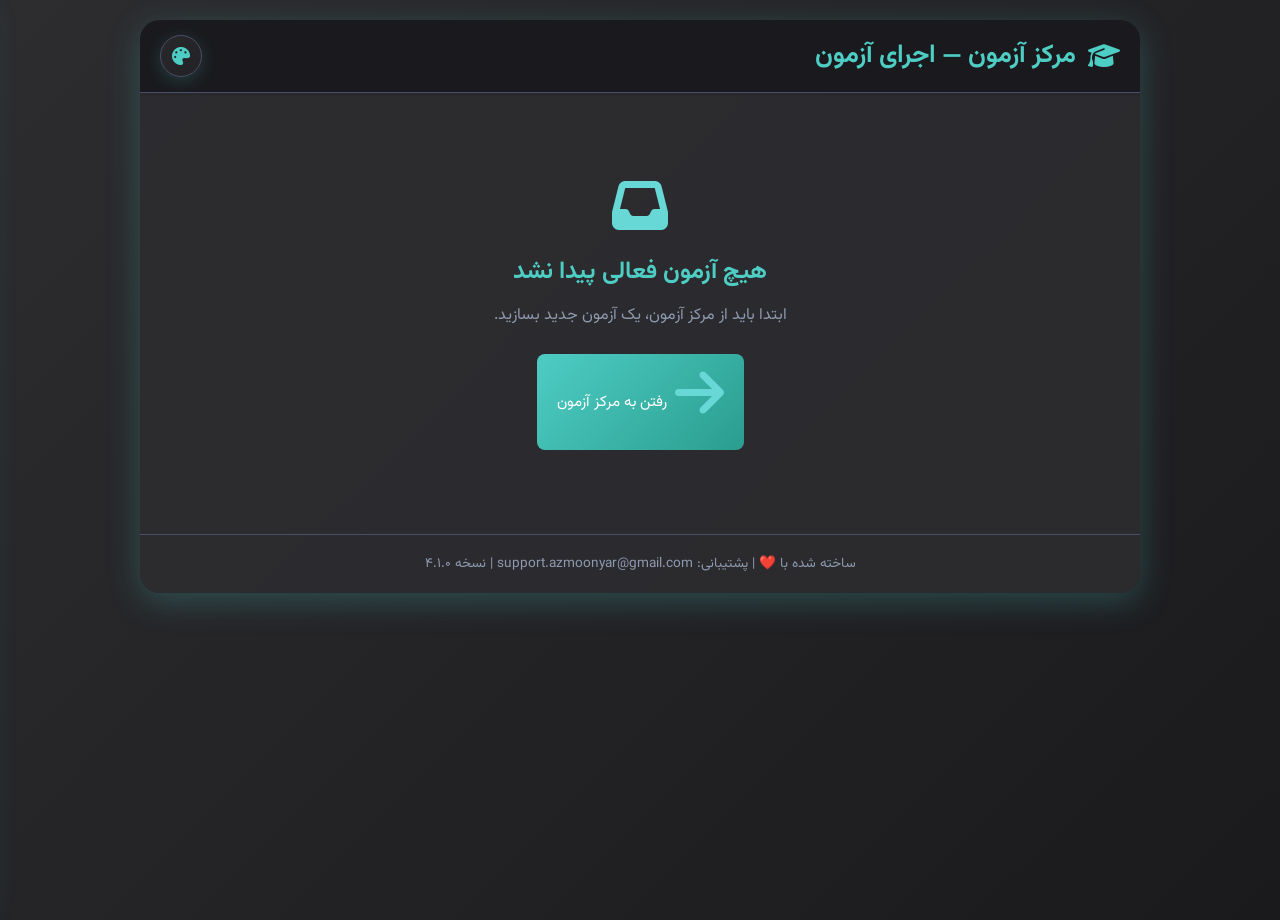
<file: app/src/main/assets/Book_Yar/exam-center-exam.html>
<!DOCTYPE html>
<html lang="fa" dir="rtl">
  <head>
    <meta charset="UTF-8" />
    <meta name="viewport" content="width=device-width, initial-scale=1.0" />
    <link rel="stylesheet" href="../libs/theme.css" />
    <script src="../libs/theme.js"></script>
    <title>مرکز آزمون - اجرای آزمون</title>
    <link rel="stylesheet" href="../libs/vazirmatn/Vazirmatn-font-face.css" />
    <link rel="stylesheet" href="../libs/fontawesome/css/all.min.css" />
    <style>
      * {
        box-sizing: border-box;
        margin: 0;
        padding: 0;
        font-family: var(--font-family);
      }
      body {
        background: var(--gradient-water);
        color: var(--text-color);
        line-height: 1.6;
        transition: var(--transition);
        min-height: 100vh;
      }
      .container {
        max-width: 1000px;
        margin: 20px auto;
        background: var(--card-bg);
        border-radius: var(--border-radius-lg);
        box-shadow: var(--shadow);
        overflow: hidden;
      }
      .header {
        background: var(--header-bg);
        border-bottom: 1px solid var(--border-color);
        box-shadow: var(--shadow-light);
        padding: 15px 20px;
        display: flex;
        justify-content: space-between;
        align-items: center;
        flex-wrap: wrap;
        gap: 10px;
      }
      .logo {
        display: flex;
        align-items: center;
        gap: 12px;
        font-size: 1.6rem;
        font-weight: 700;
        color: var(--primary-color);
      }
      .main-content {
        padding: 24px;
      }
      .empty-state {
        text-align: center;
        padding: 60px 20px;
      }
      .empty-state i {
        font-size: 3.5rem;
        color: var(--primary-light);
        margin-bottom: 20px;
      }
      .empty-state h2 {
        color: var(--primary-color);
        margin-bottom: 12px;
      }
      .empty-state p {
        color: var(--text-muted);
        margin-bottom: 25px;
      }
      .exam-toolbar {
        display: flex;
        justify-content: space-between;
        align-items: center;
        flex-wrap: wrap;
        gap: 12px;
        background: var(--card-bg);
        border: 1px solid var(--border-color);
        border-radius: var(--border-radius);
        box-shadow: var(--shadow-light);
        padding: 14px 18px;
        margin-bottom: 18px;
      }
      .floating-timer {
        position: fixed;
        bottom: 18px;
        left: 50%;
        transform: translateX(-50%) translateY(24px);
        background: var(--card-bg);
        border: 1px solid var(--border-color);
        box-shadow: var(--shadow);
        border-radius: 999px;
        padding: 8px 20px;
        display: flex;
        align-items: center;
        gap: 8px;
        font-weight: bold;
        font-size: 1rem;
        color: var(--primary-color);
        z-index: 500;
        opacity: 0;
        pointer-events: none;
        transition: opacity 0.3s ease, transform 0.3s ease, color 0.3s ease, border-color 0.3s ease;
        cursor: pointer;
      }
      .floating-timer.show {
        opacity: 1;
        transform: translateX(-50%) translateY(0);
        pointer-events: auto;
      }
      .floating-timer.warning {
        color: var(--warning-color);
        border-color: var(--warning-color);
      }
      .floating-timer.danger {
        color: var(--danger-color);
        border-color: var(--danger-color);
        animation: pulse 1s infinite;
      }
      .floating-timer.hidden-timer span {
        filter: blur(5px);
      }
      .exam-title-wrap {
        display: flex;
        flex-direction: column;
        gap: 4px;
      }
      .exam-title {
        font-size: 1.2rem;
        font-weight: bold;
        color: var(--primary-color);
      }
      .exam-subtitle {
        font-size: 0.8rem;
        color: var(--text-muted);
      }
      .toolbar-actions {
        display: flex;
        align-items: center;
        gap: 10px;
        flex-wrap: wrap;
      }
      .timer {
        font-size: 1.5rem;
        font-weight: bold;
        padding: 8px 18px;
        border-radius: var(--border-radius);
        background: rgba(0, 105, 148, 0.1);
        color: var(--primary-color);
        min-width: 120px;
        text-align: center;
        transition: var(--transition);
      }
      .timer.warning {
        background: rgba(243, 156, 18, 0.18);
        color: var(--warning-color);
      }
      .timer.danger {
        background: rgba(231, 76, 60, 0.18);
        color: var(--danger-color);
        animation: pulse 1s infinite;
      }
      .timer.hidden-timer {
        filter: blur(6px);
      }
      .icon-btn {
        width: 42px;
        height: 42px;
        border-radius: 50%;
        border: 1px solid var(--border-color);
        background: var(--card-bg);
        color: var(--text-color);
        cursor: pointer;
        display: flex;
        align-items: center;
        justify-content: center;
        transition: var(--transition);
        font-size: 1rem;
      }
      .icon-btn:hover {
        background: rgba(0, 105, 148, 0.1);
      }
      .icon-btn.active-state {
        background: var(--gradient-primary);
        color: white;
        border-color: transparent;
      }
      .btn {
        padding: 10px 20px;
        border: none;
        border-radius: var(--border-radius-sm);
        font-size: 0.95rem;
        cursor: pointer;
        display: inline-flex;
        align-items: center;
        gap: 8px;
        transition: var(--transition);
      }
      .btn-primary {
        background: var(--gradient-primary);
        color: white;
      }
      .btn-secondary {
        background: linear-gradient(90deg, #6c757d 0%, #495057 100%);
        color: white;
      }
      .btn-success {
        background: linear-gradient(90deg, var(--success-color) 0%, #27ae60 100%);
        color: white;
      }
      .btn-outline {
        background: transparent;
        border: 1px solid var(--border-color);
        color: var(--text-color);
      }
      .btn:hover {
        transform: translateY(-2px);
        box-shadow: 0 6px 16px rgba(0, 0, 0, 0.18);
      }
      .btn:disabled {
        opacity: 0.6;
        cursor: not-allowed;
        transform: none;
      }
      .quick-stats {
        display: flex;
        gap: 10px;
        flex-wrap: wrap;
        margin-bottom: 18px;
      }
      .quick-stat {
        flex: 1;
        min-width: 110px;
        background: var(--card-bg);
        border: 1px solid var(--border-color);
        border-radius: var(--border-radius);
        padding: 10px 14px;
        text-align: center;
        box-shadow: var(--shadow-light);
      }
      .quick-stat .num {
        font-size: 1.3rem;
        font-weight: bold;
        color: var(--primary-color);
      }
      .quick-stat .label {
        font-size: 0.78rem;
        color: var(--text-muted);
      }
      .filters {
        display: flex;
        gap: 10px;
        margin-bottom: 18px;
        flex-wrap: wrap;
      }
      .filter-btn {
        padding: 8px 16px;
        border: 1px solid var(--border-color);
        border-radius: var(--border-radius-sm);
        background: var(--card-bg);
        color: var(--text-color);
        cursor: pointer;
        transition: var(--transition);
        font-size: 0.9rem;
      }
      .filter-btn.active {
        background: var(--primary-color);
        color: white;
        border-color: var(--primary-color);
      }
      .mini-progress {
        display: flex;
        gap: 6px;
        flex-wrap: wrap;
        justify-content: center;
        margin-bottom: 20px;
      }
      .mini-item {
        width: 32px;
        height: 32px;
        border-radius: 50%;
        display: flex;
        align-items: center;
        justify-content: center;
        background: var(--border-color);
        color: var(--text-muted);
        font-weight: bold;
        font-size: 0.85rem;
        cursor: pointer;
        transition: var(--transition);
        position: relative;
      }
      .mini-item.answered {
        background: var(--success-color);
        color: white;
      }
      .mini-item.marked::after {
        content: "";
        position: absolute;
        top: -3px;
        left: -3px;
        width: 10px;
        height: 10px;
        border-radius: 50%;
        background: var(--mark-dot-color, var(--warning-color));
        border: 2px solid var(--card-bg);
      }
      .mini-item.current {
        box-shadow: 0 0 0 3px var(--primary-light);
        transform: scale(1.08);
      }
      .questions-container {
        display: grid;
        grid-template-columns: 1fr;
        gap: 20px;
        margin-bottom: 25px;
      }
      .question-card {
        border: 1px solid var(--border-color);
        border-radius: var(--border-radius);
        padding: 16px;
        background: var(--card-bg);
        box-shadow: var(--shadow-light);
        transition: var(--transition);
        scroll-margin-top: 100px;
      }
      .question-card.hidden-by-filter {
        display: none;
      }
      .question-head {
        display: flex;
        justify-content: space-between;
        align-items: center;
        margin-bottom: 10px;
      }
      .question-number {
        font-weight: bold;
        color: var(--primary-color);
        font-size: 1.05rem;
      }
      .mark-buttons {
        display: flex;
        align-items: center;
        gap: 6px;
      }
      .mark-btn {
        width: 32px;
        height: 32px;
        border: 1px solid var(--border-color);
        background: transparent;
        color: var(--text-muted);
        border-radius: var(--border-radius-sm);
        cursor: pointer;
        display: flex;
        align-items: center;
        justify-content: center;
        transition: var(--transition);
      }
      .mark-btn:hover {
        background: rgba(0, 105, 148, 0.08);
      }
      .mark-shape {
        display: inline-block;
      }
      .mark-shape.circle {
        width: 14px;
        height: 14px;
        border-radius: 50%;
        border: 2.5px solid currentColor;
      }
      .mark-shape.square {
        width: 13px;
        height: 13px;
        border: 2.5px solid currentColor;
      }
      .mark-shape.triangle {
        width: 0;
        height: 0;
        border-left: 7px solid transparent;
        border-right: 7px solid transparent;
        border-bottom: 12px solid currentColor;
      }
      .mark-btn.active[data-mark="circle"] {
        color: var(--success-color);
        background: rgba(46, 204, 113, 0.15);
        border-color: var(--success-color);
      }
      .mark-btn.active[data-mark="triangle"] {
        color: var(--warning-color);
        background: rgba(243, 156, 18, 0.15);
        border-color: var(--warning-color);
      }
      .mark-btn.active[data-mark="square"] {
        color: var(--danger-color);
        background: rgba(231, 76, 60, 0.15);
        border-color: var(--danger-color);
      }
      .question-image-wrap {
        position: relative;
        margin-bottom: 14px;
        overflow: hidden;
        border-radius: var(--border-radius-sm);
        box-shadow: var(--shadow-light);
        isolation: isolate;
        --hz-scale: 1.9;
      }
      .question-image {
        width: 100%;
        display: block;
        cursor: default;
      }
      /* زوم نرم: وقتی موس روی تصویر سوال می‌رود، تصویر آرام بزرگ می‌شود و نقطه‌ی زوم دنبال موس حرکت می‌کند */
      .hz-wrap img {
        transform-origin: var(--hz-x, 50%) var(--hz-y, 50%);
        transition: transform 0.55s cubic-bezier(0.22, 0.61, 0.36, 1);
        will-change: transform;
      }
      .hz-wrap.hz-on img {
        transform: scale(var(--hz-scale, 1.9));
      }
      @media (prefers-reduced-motion: reduce) {
        .hz-wrap img {
          transition-duration: 0.01s;
        }
      }
      .zoom-img-wrap {
        position: relative;
        overflow: hidden;
        margin-bottom: 12px;
        border-radius: var(--border-radius);
        box-shadow: 0 6px 24px rgba(0, 0, 0, 0.5);
        line-height: 0;
        isolation: isolate;
        --hz-scale: 2.2;
      }
      /* دکمه‌ی ذخیره‌ی سوال (بالا، سمت چپ) برای عیب‌یابی؛ هم‌اندازه‌ی دکمه‌های علامت‌گذاری */
      .save-q-btn {
        height: 32px;
        padding: 0 10px;
        gap: 6px;
        flex-shrink: 0;
        font-family: inherit;
        white-space: nowrap;
        border: 1px solid var(--border-color);
        background: transparent;
        color: var(--text-muted);
        border-radius: var(--border-radius-sm);
        cursor: pointer;
        display: flex;
        align-items: center;
        justify-content: center;
        font-size: 0.85rem;
        transition: var(--transition);
      }
      .save-q-btn i {
        font-size: 0.95rem;
      }
      .save-q-btn:hover {
        background: rgba(255, 193, 7, 0.14);
        border-color: #f2b705;
        color: #d79b00;
      }
      .save-q-btn.saved,
      .save-q-btn.saved:hover {
        background: #ffc933;
        border-color: #f2b705;
        color: #3d2f00;
      }
      .zoom-panel .save-q-btn {
        height: 28px;
        padding: 0 9px;
        font-size: 0.8rem;
        border-color: rgba(255, 255, 255, 0.35);
        color: rgba(255, 255, 255, 0.85);
        background: rgba(255, 255, 255, 0.06);
      }
      .zoom-panel .save-q-btn:hover {
        background: rgba(255, 201, 51, 0.22);
        border-color: #ffc933;
        color: #ffc933;
      }
      .zoom-panel .save-q-btn.saved,
      .zoom-panel .save-q-btn.saved:hover {
        background: #ffc933;
        border-color: #f2b705;
        color: #3d2f00;
      }
      .options-container {
        display: grid;
        grid-template-columns: repeat(auto-fit, minmax(70px, 1fr));
        gap: 10px;
      }
      .option-item.prev-correct { outline: 2px dashed var(--success-color); outline-offset: 2px; }
      .option-item.prev-wrong { outline: 2px dashed var(--danger-color); outline-offset: 2px; }
      .prev-answer-banner { margin-top: 10px; padding: 8px 12px; border-radius: var(--border-radius-sm); font-size: 13px; font-weight: bold; display: flex; align-items: center; gap: 8px; flex-wrap: wrap; background: rgba(243, 156, 18, 0.14); color: #d68910; }
      .prev-answer-banner.correct { background: rgba(46, 204, 113, 0.12); color: var(--success-color); }
      .prev-answer-banner.incorrect { background: rgba(231, 76, 60, 0.12); color: var(--danger-color); }
      .option-item {
        display: flex;
        align-items: center;
        justify-content: center;
        padding: 12px;
        border: 1px solid var(--border-color);
        border-radius: var(--border-radius-sm);
        cursor: pointer;
        transition: var(--transition);
        font-weight: bold;
      }
      .option-item:hover {
        background: rgba(0, 105, 148, 0.1);
      }
      .option-item.selected {
        background: rgba(46, 204, 113, 0.2);
        border-color: var(--success-color);
        color: var(--success-color);
      }
      .option-item.locked {
        cursor: default;
      }
      .option-item.correct-answer {
        background: rgba(46, 204, 113, 0.28);
        border-color: var(--success-color);
        color: var(--success-color);
        font-weight: 900;
      }
      .option-item.wrong-answer {
        background: rgba(231, 76, 60, 0.22);
        border-color: var(--danger-color);
        color: var(--danger-color);
      }
      .instant-feedback-banner {
        margin-top: 12px;
        padding: 10px 14px;
        border-radius: var(--border-radius-sm);
        font-size: 14px;
        font-weight: bold;
        display: flex;
        align-items: center;
        gap: 8px;
      }
      .instant-feedback-banner.correct {
        background: rgba(46, 204, 113, 0.15);
        color: var(--success-color);
      }
      .instant-feedback-banner.incorrect {
        background: rgba(231, 76, 60, 0.15);
        color: var(--danger-color);
      }
      .pagination {
        display: flex;
        justify-content: center;
        gap: 6px;
        flex-wrap: wrap;
        margin-top: 15px;
      }
      .page-btn {
        padding: 8px 14px;
        border: 1px solid var(--border-color);
        border-radius: var(--border-radius-sm);
        background: var(--card-bg);
        color: var(--text-color);
        cursor: pointer;
        transition: var(--transition);
      }
      .page-btn.active {
        background: var(--primary-color);
        color: white;
        border-color: var(--primary-color);
      }
      .exam-actions {
        display: flex;
        justify-content: center;
        gap: 12px;
        flex-wrap: wrap;
        margin-top: 25px;
      }
      .nav-drawer {
        position: fixed;
        top: 0;
        left: -320px;
        width: 300px;
        height: 100%;
        background: var(--card-bg);
        border-left: 1px solid var(--border-color);
        box-shadow: var(--shadow);
        z-index: 900;
        transition: left 0.3s ease;
        padding: 20px;
        overflow-y: auto;
      }
      .nav-drawer.open {
        left: 0;
      }
      .nav-drawer h3 {
        color: var(--primary-color);
        margin-bottom: 15px;
        display: flex;
        justify-content: space-between;
        align-items: center;
      }
      .nav-drawer-legend {
        display: flex;
        gap: 12px;
        flex-wrap: wrap;
        margin-bottom: 15px;
        font-size: 0.78rem;
        color: var(--text-muted);
      }
      .nav-drawer-legend span {
        display: flex;
        align-items: center;
        gap: 5px;
      }
      .legend-dot {
        width: 12px;
        height: 12px;
        border-radius: 50%;
        display: inline-block;
      }
      .nav-grid {
        display: grid;
        grid-template-columns: repeat(5, 1fr);
        gap: 8px;
      }
      .nav-chip {
        aspect-ratio: 1;
        border-radius: 8px;
        background: var(--border-color);
        color: var(--text-muted);
        display: flex;
        align-items: center;
        justify-content: center;
        font-weight: bold;
        font-size: 0.85rem;
        cursor: pointer;
        transition: var(--transition);
        position: relative;
      }
      .nav-chip.answered {
        background: var(--success-color);
        color: white;
      }
      .nav-chip.marked::after {
        content: "";
        position: absolute;
        top: -3px;
        left: -3px;
        width: 9px;
        height: 9px;
        border-radius: 50%;
        background: var(--mark-dot-color, var(--warning-color));
        border: 2px solid var(--card-bg);
      }
      .nav-overlay {
        display: none;
        position: fixed;
        inset: 0;
        background: rgba(0, 0, 0, 0.4);
        z-index: 890;
      }
      .nav-overlay.open {
        display: block;
      }
      .modal {
        display: none;
        position: fixed;
        inset: 0;
        background: rgba(0, 0, 0, 0.7);
        z-index: 1000;
        justify-content: center;
        align-items: center;
        backdrop-filter: blur(5px);
        padding: 20px;
      }
      .modal.active {
        display: flex;
        animation: fadeIn 0.25s ease;
      }
      .modal-content {
        background: var(--card-bg);
        border-radius: var(--border-radius-lg);
        padding: 28px;
        max-width: 480px;
        width: 100%;
        text-align: center;
        box-shadow: var(--shadow);
      }
      .modal-content h3 {
        color: var(--primary-color);
        margin-bottom: 12px;
      }
      .modal-content p {
        color: var(--text-muted);
        margin-bottom: 10px;
      }
      .modal-buttons {
        display: flex;
        justify-content: center;
        gap: 12px;
        margin-top: 20px;
        flex-wrap: wrap;
      }
      .review-summary {
        display: flex;
        gap: 10px;
        justify-content: center;
        margin: 15px 0;
        flex-wrap: wrap;
      }
      .review-chip-list {
        display: flex;
        flex-wrap: wrap;
        gap: 6px;
        justify-content: center;
        max-height: 120px;
        overflow-y: auto;
        margin-bottom: 10px;
      }
      .review-chip {
        width: 30px;
        height: 30px;
        border-radius: 6px;
        background: var(--danger-color);
        color: white;
        display: flex;
        align-items: center;
        justify-content: center;
        font-size: 0.8rem;
        cursor: pointer;
      }
      .not-started-note { display: none; text-align: center; padding: 48px 20px; color: var(--text-muted); }
      .not-started-note i { font-size: 2.5rem; margin-bottom: 12px; color: var(--primary-color); }
      #exam-app.not-started .not-started-note { display: block; }
      #exam-app.not-started .quick-stats,
      #exam-app.not-started .filters,
      #exam-app.not-started .mini-progress,
      #exam-app.not-started .pagination,
      #exam-app.not-started #prev-answers-btn,
      #exam-app.not-started #auto-next-btn,
      #exam-app.not-started .exam-actions { display: none !important; }
      #exam-app.not-started .questions-container {
        filter: blur(14px);
        pointer-events: none;
        user-select: none;
        -webkit-user-select: none;
      }
      .not-started-note { position: relative; z-index: 2; }
      .finish-hint { width: 100%; text-align: center; font-size: 0.9rem; color: var(--text-muted); }
      .result-booklets { margin-top: 24px; text-align: center; }
      .result-booklets h3 { color: var(--primary-color); margin-bottom: 12px; font-size: 1.1rem; }
      .booklet-table-scroll { overflow-x: auto; max-width: 100%; }
      .booklet-table { width: 100%; border-collapse: collapse; font-size: 0.95rem; }
      .booklet-table th, .booklet-table td { padding: 8px 10px; border: 1px solid var(--border-color); white-space: nowrap; }
      .booklet-table th { background: var(--water-dark); color: var(--text-color); }
      .result-screen {
        display: none;
        text-align: center;
      }
      .result-screen.active {
        display: block;
      }
      .result-container {
        background: var(--card-bg);
        border-radius: var(--border-radius);
        padding: 30px;
        margin-bottom: 25px;
        border: 1px solid var(--border-color);
        box-shadow: var(--shadow-light);
      }
      .result-score {
        font-size: 3rem;
        font-weight: bold;
        color: var(--primary-color);
        margin: 15px 0;
      }
      .result-details {
        display: grid;
        grid-template-columns: repeat(auto-fit, minmax(180px, 1fr));
        gap: 18px;
        margin-top: 25px;
      }
      .result-detail-card {
        background: rgba(0, 105, 148, 0.06);
        border-radius: var(--border-radius);
        padding: 18px;
      }
      .result-detail-card h4 {
        color: var(--primary-color);
        margin-bottom: 8px;
        font-size: 0.9rem;
      }
      .result-detail-card p {
        font-size: 1.4rem;
        font-weight: bold;
        color: var(--text-color);
        margin: 0;
      }
      .image-zoom-modal {
        position: fixed;
        inset: 0;
        background: rgba(0, 0, 0, 0.95);
        z-index: 1100;
        display: flex;
        justify-content: center;
        align-items: center;
        opacity: 0;
        visibility: hidden;
        transition: opacity 0.3s ease, visibility 0.3s ease;
        cursor: default;
      }
      .image-zoom-modal.active {
        opacity: 1;
        visibility: visible;
      }
      .zoomed-image {
        max-width: 92%;
        max-height: 90vh;
        object-fit: contain;
        border-radius: var(--border-radius);
        box-shadow: 0 10px 40px rgba(0, 0, 0, 0.5);
      }
      .zoom-panel {
        display: flex;
        flex-direction: column;
        width: 94%;
        max-width: 900px;
        max-height: 95vh;
        overflow-y: auto;
        cursor: default;
      }
      .zoom-panel .question-head {
        margin-bottom: 10px;
      }
      .zoom-panel .question-number {
        color: #fff;
        font-size: 0.95rem;
      }
      .zoom-panel .mark-buttons {
        gap: 6px;
      }
      .zoom-panel .mark-btn {
        width: 26px;
        height: 26px;
        border-color: rgba(255, 255, 255, 0.35);
        color: rgba(255, 255, 255, 0.8);
        background: rgba(255, 255, 255, 0.06);
      }
      .zoom-panel .mark-btn:hover {
        background: rgba(255, 255, 255, 0.16);
      }
      .zoom-panel .zoomed-image {
        width: 100%;
        max-width: 100%;
        max-height: 70vh;
        margin: 0;
        border-radius: 0;
        box-shadow: none;
        display: block;
      }
      .zoom-panel .options-container {
        grid-template-columns: repeat(auto-fit, minmax(56px, 1fr));
        gap: 8px;
        margin-bottom: 6px;
      }
      .zoom-panel .option-item {
        padding: 9px;
        font-size: 0.9rem;
        background: rgba(0, 0, 0, 0.55);
        border: 1px solid rgba(255, 255, 255, 0.35);
        color: #fff;
      }
      .zoom-panel .option-item:hover {
        background: rgba(255, 255, 255, 0.15);
      }
      .zoom-panel .option-item.selected {
        background: rgba(46, 204, 113, 0.28);
        border-color: var(--success-color);
        color: #fff;
      }
      .zoom-panel .option-item.correct-answer {
        background: rgba(46, 204, 113, 0.35);
        border-color: var(--success-color);
        color: #fff;
      }
      .zoom-panel .option-item.wrong-answer {
        background: rgba(231, 76, 60, 0.35);
        border-color: var(--danger-color);
        color: #fff;
      }
      .notification {
        position: fixed;
        bottom: 24px;
        left: 24px;
        z-index: 1200;
        display: flex;
        align-items: center;
        gap: 10px;
        min-width: 260px;
        max-width: 360px;
        padding: 14px 18px;
        border-radius: var(--border-radius);
        background: var(--card-bg);
        color: var(--text-color);
        box-shadow: var(--shadow);
        border-right: 4px solid var(--primary-color);
        transform: translateY(20px);
        opacity: 0;
        transition: transform 0.35s ease, opacity 0.35s ease;
      }
      .notification.show {
        transform: translateY(0);
        opacity: 1;
      }
      .notification.success { border-right-color: var(--success-color); }
      .notification.error { border-right-color: var(--danger-color); }
      .notification.info { border-right-color: var(--secondary-color); }
      .notification.success i { color: var(--success-color); }
      .notification.error i { color: var(--danger-color); }
      .notification.info i { color: var(--secondary-color); }
      .footer {
        text-align: center;
        padding: 18px;
        color: var(--text-muted);
        border-top: 1px solid var(--border-color);
        font-size: 0.85rem;
      }
      body.modal-open {
        overflow: hidden;
      }
      @keyframes fadeIn {
        from { opacity: 0; }
        to { opacity: 1; }
      }
      @keyframes pulse {
        0% { transform: scale(1); }
        50% { transform: scale(1.04); }
        100% { transform: scale(1); }
      }
      @media (max-width: 640px) {
.exam-toolbar { flex-direction: column; align-items: stretch; }
.toolbar-actions { justify-content: space-between; }
.nav-drawer { width: 85%; left: -100%; }
.nav-grid { grid-template-columns: repeat(4, 1fr); }
}
    </style>
  
<style id="lite-mode-css">
  *, *::before, *::after {
    animation: none !important;
    transition: none !important;
    backdrop-filter: none !important;
    -webkit-backdrop-filter: none !important;
    text-shadow: none !important;
    scroll-behavior: auto !important;
  }
  .background-effects, .bubble, .bubble-small, .particle, .wave, .confetti {
    display: none !important;
  }
  .card, [class*="card"], [class*="modal"], [class*="panel"], header, .header {
    box-shadow: 0 1px 4px rgba(0,0,0,.15) !important;
  }
  body { background-attachment: scroll !important; }
</style>

    <style>
      /* لمسی: جلوگیری از رفرش ناخواسته با کشیدن صفحه حین آزمون */
      html, body { overscroll-behavior-y: contain; }
    </style>
    <script>
      /* تبلت/موبایل: تا وقتی صفحه‌ی آزمون باز است، صفحه خاموش نشود */
      (function () {
        var lock = null;
        async function acquire() {
          try {
            if ("wakeLock" in navigator && document.visibilityState === "visible" && !lock) {
              lock = await navigator.wakeLock.request("screen");
              lock.addEventListener("release", function () { lock = null; });
            }
          } catch (e) { /* پشتیبانی نشد؛ بی‌اهمیت */ }
        }
        document.addEventListener("visibilitychange", acquire);
        document.addEventListener("pointerdown", acquire, { passive: true });
        acquire();
      })();
    </script>
  </head>
  <body>
    <div class="container">
      <div class="header">
        <div class="logo">
          <i class="fas fa-graduation-cap"></i>
          <span>مرکز آزمون — اجرای آزمون</span>
        </div>
        <div class="theme-picker"></div>
      </div>

      <div class="main-content">
        <!-- حالتی که هیچ آزمونی ساخته نشده -->
        <div class="empty-state" id="empty-state">
          <i class="fas fa-inbox"></i>
          <h2>هیچ آزمون فعالی پیدا نشد</h2>
          <p>ابتدا باید از مرکز آزمون، یک آزمون جدید بسازید.</p>
          <button class="btn btn-primary" onclick="window.location.href='exam-center.html'">
            <i class="fas fa-arrow-right"></i> رفتن به مرکز آزمون
          </button>
        </div>

        <!-- حالتی که از مرکز آزمون باز شده و منتظر دریافت اطلاعات آزمون هستیم -->
        <div class="empty-state" id="waiting-state" style="display: none">
          <i class="fas fa-spinner fa-spin"></i>
          <h2>در حال دریافت آزمون از مرکز آزمون...</h2>
          <p>چند لحظه صبر کنید. اگر این پیام طولانی شد، این پنجره را ببندید و دوباره از مرکز آزمون امتحان کنید.</p>
        </div>

        <!-- برنامه اصلی آزمون -->
        <div id="exam-app" class="not-started" style="display:none;">
          <div class="exam-toolbar">
            <div class="exam-title-wrap">
              <div class="exam-title" id="exam-name">آزمون دستی</div>
              <div class="exam-subtitle" id="exam-subtitle">۰ سوال</div>
            </div>
            <div class="toolbar-actions">
              <div class="timer" id="exam-timer">00:00:00</div>
              <button class="icon-btn" id="hide-timer-btn" onclick="toggleTimerVisibility()" title="مخفی/نمایش تایمر">
                <i class="fas fa-eye-slash"></i>
              </button>
              <button class="icon-btn" id="prev-answers-btn" onclick="togglePrevAnswers()" title="نمایش/مخفی‌کردن پاسخ‌های قبلی من" style="display:none">
                <i class="fas fa-clock-rotate-left"></i>
              </button>
              <button class="icon-btn" id="auto-next-btn" onclick="toggleAutoNext()" title="بعد از پاسخ در حالت زوم، خودکار برو سوال بعد">
                <i class="fas fa-forward"></i>
              </button>
              <button class="icon-btn" onclick="openNavigator()" title="نمای کلی سوالات">
                <i class="fas fa-th"></i>
              </button>
              <button class="btn btn-secondary" id="next-booklet-btn" onclick="askNextBooklet(false)" style="display:none" title="پایان این دفترچه و رفتن به دفترچه بعدی">
                <i class="fas fa-angles-left"></i> دفترچه بعدی
              </button>
              <button class="btn btn-primary" id="start-exam-btn" onclick="startExam()">
                <i class="fas fa-play"></i> شروع آزمون
              </button>
            </div>
          </div>

          <!-- تایمر شناور: با اسکرول به پایین صفحه، جای تایمر بالا را می‌گیرد -->
          <div class="floating-timer" id="floating-timer" onclick="scrollToTop()" title="بازگشت به بالا">
            <i class="fas fa-clock"></i>
            <span id="floating-timer-value">00:00:00</span>
          </div>

          <div class="not-started-note" id="not-started-note">
            <i class="fas fa-eye-slash"></i>
            <p>سوالات تا زمانی که دکمه «شروع آزمون» را نزنید تار هستند و قابل خواندن نیستند.</p>
          </div>

          <div class="quick-stats">
            <div class="quick-stat">
              <div class="num" id="stat-answered">0</div>
              <div class="label">پاسخ داده شده</div>
            </div>
            <div class="quick-stat">
              <div class="num" id="stat-unanswered">0</div>
              <div class="label">بی‌پاسخ</div>
            </div>
            <div class="quick-stat" style="display:none">
              <div class="num" id="stat-flagged">0</div>
              <div class="label">علامت‌گذاری شده</div>
            </div>
          </div>

          <div class="filters">
            <button class="filter-btn active" data-filter="all" onclick="filterQuestions('all', this)">همه سوالات</button>
            <button class="filter-btn" data-filter="not-answered" onclick="filterQuestions('not-answered', this)">پاسخ داده نشده</button>
            <button class="filter-btn" data-filter="answered" onclick="filterQuestions('answered', this)">پاسخ داده شده</button>
          </div>

          <div class="mini-progress" id="mini-progress"></div>

          <div class="questions-container" id="questions-container"></div>

          <div class="pagination" id="pagination"></div>

          <div class="exam-actions">
            <button class="btn btn-success" id="finish-exam-btn" onclick="confirmFinishExam()">
              <i class="fas fa-flag-checkered"></i> پایان آزمون
            </button>
            <div class="finish-hint" id="finish-hint" style="display:none"></div>
          </div>
        </div>

      </div>

      <div class="footer">
        <p>ساخته شده با ❤️ | پشتیبانی: support.azmoonyar@gmail.com | نسخه ۴.۱.۰</p>
      </div>
    </div>

    <!-- درایور ناوبری سوالات -->
    <div class="nav-overlay" id="nav-overlay" onclick="closeNavigator()"></div>
    <div class="nav-drawer" id="nav-drawer">
      <h3>
        نمای کلی سوالات
        <button class="icon-btn" onclick="closeNavigator()"><i class="fas fa-times"></i></button>
      </h3>
      <div class="nav-drawer-legend">
        <span><span class="legend-dot" style="background:var(--success-color)"></span> پاسخ داده شده</span>
        <span><span class="legend-dot" style="background:var(--border-color)"></span> بی‌پاسخ</span>
      </div>
      <div class="nav-grid" id="nav-grid"></div>
    </div>

    <!-- مودال تایید پایان آزمون -->
    <div class="modal" id="finishModal">
      <div class="modal-content">
        <h3><i class="fas fa-flag-checkered"></i> پایان آزمون</h3>
        <p>خلاصه وضعیت پاسخ‌های شما:</p>
        <div class="review-summary">
          <div class="quick-stat"><div class="num" id="review-answered">0</div><div class="label">پاسخ داده شده</div></div>
          <div class="quick-stat"><div class="num" id="review-unanswered">0</div><div class="label">بی‌پاسخ</div></div>
          <div class="quick-stat" style="display:none"><div class="num" id="review-flagged">0</div><div class="label">علامت‌گذاری شده</div></div>
        </div>
        <div id="review-unanswered-wrap" style="display:none;">
          <p style="margin-bottom:8px;">سوالات بی‌پاسخ (برای پرش کلیک کنید):</p>
          <div class="review-chip-list" id="review-chip-list"></div>
        </div>
        <div class="modal-buttons">
          <button class="btn btn-primary" onclick="finishExam()">بله، پایان آزمون</button>
          <button class="btn btn-secondary" onclick="closeModal('finishModal')">خیر، ادامه آزمون</button>
        </div>
      </div>
    </div>

    <!-- مودال پایان دفترچه / رفتن به دفترچه بعدی -->
    <div class="modal" id="bookletModal">
      <div class="modal-content">
        <h3><i class="fas fa-file-lines"></i> <span id="booklet-modal-title">پایان دفترچه</span></h3>
        <p id="booklet-modal-text"></p>
        <div class="modal-buttons" id="booklet-modal-buttons">
          <button class="btn btn-primary" onclick="goNextBooklet()">رفتن به دفترچه بعدی</button>
          <button class="btn btn-secondary" id="booklet-modal-stay" onclick="closeModal('bookletModal')">ماندن در این دفترچه</button>
        </div>
      </div>
    </div>

    <!-- مودال زمان پایان یافته -->
    <div class="modal" id="timeoutModal">
      <div class="modal-content">
        <h3><i class="fas fa-hourglass-end"></i> زمان شما به پایان رسید</h3>
        <p>آیا می‌خواهید آزمون را ادامه دهید یا به پایان برسانید؟</p>
        <div class="modal-buttons">
          <button class="btn btn-primary" onclick="continueExam()">ادامه آزمون</button>
          <button class="btn btn-secondary" onclick="finishExam()">پایان آزمون</button>
        </div>
      </div>
    </div>

    <script>
      // ================== بارگذاری جلسه آزمون ==================
      // اگر این صفحه توسط مرکز آزمون با window.open باز شده باشد (window.opener موجود
      // است)، اطلاعات آزمون به‌جای localStorage مشترک (که بین دو فایل جدا روی
      // file:// کار نمی‌کند) از طریق postMessage از پنجره‌ی مرکز آزمون دریافت می‌شود.
      const SESSION_KEY = "dy_examSession";
      const openedFromBookYar = !!window.opener;

      let session = null;
      let PROGRESS_KEY = null;

      if (!openedFromBookYar) {
        const rawSession = localStorage.getItem(SESSION_KEY);
        if (rawSession) {
          try {
            session = JSON.parse(rawSession);
            PROGRESS_KEY = `dy_examProgress_${session.id}`;
          } catch (e) {
            session = null;
          }
        }
      }

      let examState = {
        answers: {},
        marks: {},
        currentPage: 1,
        questionsPerPage: 10,
        currentFilter: "all",
        timeRemaining: session ? session.timeLimitSeconds : 0,
        examStarted: false,
        timerInterval: null,
        timerHidden: false,
        muted: false,
        autoNextInZoom: false,
        showPrevious: false,
        warned15: false,
        warned5: false,
        warned1: false,
        quarterNotified: false, // نوتیس «یک‌چهارم پایانی» دفترچه نشان داده شده؟
        halfNotified: false, // نوتیس «نصف زمان گذشت» (فعال‌شدن پایان آزمون) نشان داده شده؟
        finished: false,
        bookletIdx: 0, // دفترچه‌ی فعلی (فقط وقتی آزمون چند دفترچه‌ای است)
        bookletSpent: 0, // ثانیه‌های مصرف‌شده در دفترچه‌های تمام‌شده
        bookletTimes: [], // ثانیه‌ی مصرف‌شده‌ی هر دفترچه‌ی تمام‌شده
      };

      function activateSession(newSession) {
        session = newSession;
        PROGRESS_KEY = `dy_examProgress_${session.id}`;
        examState.timeRemaining = session.timeLimitSeconds || 0;
        try {
          localStorage.setItem(SESSION_KEY, JSON.stringify(session));
        } catch (e) {
          /* اگر حجم زیاد بود و ذخیره محلی ناموفق شد، آزمون همچنان از حافظه اجرا می‌شود */
        }
        document.getElementById("empty-state").style.display = "none";
        document.getElementById("waiting-state").style.display = "none";
        document.getElementById("exam-app").style.display = "block";
        initExam();
        querySavedState();
      }

      if (openedFromBookYar) {
        document.getElementById("empty-state").style.display = "none";
        document.getElementById("waiting-state").style.display = "";

        window.addEventListener("message", function (e) {
          const data = e.data;
          if (data && data.type === "dy_examSession" && data.session) {
            activateSession(data.session);
            try {
              window.opener.postMessage({ type: "examSessionReceived" }, "*");
            } catch (err) {
              /* بی‌اهمیت */
            }
          }
        });

        // به مرکز آزمون اعلام می‌کنیم آماده‌ی دریافت داده هستیم (چند بار برای اطمینان)
        const pingReady = function () {
          try {
            window.opener.postMessage({ type: "examReady" }, "*");
          } catch (err) {
            /* بی‌اهمیت */
          }
        };
        pingReady();
        setTimeout(pingReady, 300);
        setTimeout(pingReady, 900);
        setTimeout(pingReady, 2000);

        // اگر بعد از مدتی هیچ داده‌ای نرسید، حالت خالی نمایش داده می‌شود
        setTimeout(function () {
          if (!session) {
            document.getElementById("waiting-state").style.display = "none";
            document.getElementById("empty-state").style.display = "";
          }
        }, 12000);
      } else if (session) {
        document.getElementById("empty-state").style.display = "none";
        document.getElementById("exam-app").style.display = "block";
      }

      window.addEventListener("DOMContentLoaded", function () {

        if (session) {
          initExam();
        }
      });

      // ================== مقداردهی اولیه آزمون ==================
      function initExam() {
        document.getElementById("exam-name").textContent = session.examName || "آزمون دستی";
        document.getElementById("exam-subtitle").textContent = `${session.questions.length} سوال`;

        examState.showPrevious = !!session.showPrevious;
        examState.bookletIdx = 0;
        examState.bookletSpent = 0;
        examState.bookletTimes = [];
        examState.timeRemaining = currentLimitSeconds();
        restoreProgress();
        if (examState.finished) {
          // آزمون قبلاً تمام شده؛ مستقیم کارنامه
          localStorage.setItem("fromDigitalYar", "true");
          window.location.href = "karnameh-engine.html";
          return;
        }
        updateStartedUI();
        updateBookletUI();
        updatePrevAnswersBtn();
        renderTimerDisplay();
        renderQuestions();
        renderMiniProgress();
        createPagination();
        updateStats();

        if (examState.examStarted && !examState.finished) {
          document.getElementById("start-exam-btn").style.display = "none";
          startTimer();
          showNotification("آزمون قبلی شما بازیابی شد و ادامه پیدا کرد.", "info");
        }

        document.addEventListener("keydown", handleKeyboard);
        window.addEventListener("beforeunload", (e) => {
          if (examState.examStarted && !examState.finished) {
            e.preventDefault();
            e.returnValue = "";
          }
        });

        window.addEventListener("scroll", handleFloatingTimerScroll, { passive: true });
        handleFloatingTimerScroll();
      }

      // وقتی نوار ابزار بالا (و تایمر اصلی داخل آن) از دید خارج شود،
      // تایمر کوچک شناور در پایین صفحه ظاهر می‌شود.
      function handleFloatingTimerScroll() {
        const toolbar = document.querySelector(".exam-toolbar");
        const floating = document.getElementById("floating-timer");
        if (!toolbar || !floating) return;

        const rect = toolbar.getBoundingClientRect();
        const toolbarIsHidden = rect.bottom < 0;
        floating.classList.toggle("show", toolbarIsHidden);
      }

      function scrollToTop() {
        window.scrollTo({ top: 0, behavior: "smooth" });
      }

      // ================== نمایش پاسخ‌های قبلی (فقط تست آموزشی) ==================
      function prevAgoText(at) {
        if (!at) return "";
        const m = Math.floor((Date.now() - at) / 60000);
        if (m < 1) return "همین الان";
        if (m < 60) return m + " دقیقه پیش";
        const h = Math.floor(m / 60);
        if (h < 24) return h + " ساعت پیش";
        return Math.floor(h / 24) + " روز پیش";
      }

      function updatePrevAnswersBtn() {
        const btn = document.getElementById("prev-answers-btn");
        if (!btn) return;
        const available = !!session && !!session.instantFeedback && session.questions.some((q) => q.prev);
        btn.style.display = available ? "" : "none";
        btn.classList.toggle("active-state", !!examState.showPrevious);
      }

      function togglePrevAnswers() {
        examState.showPrevious = !examState.showPrevious;
        updatePrevAnswersBtn();
        renderQuestions();
        const zoomModal = document.querySelector(".image-zoom-modal.active");
        if (zoomModal) refreshZoomModal(parseInt(zoomModal.dataset.questionNumber, 10));
        saveProgress();
      }

      // ================== ذخیره/بازیابی پیشرفت ==================
      function saveProgress() {
        if (!PROGRESS_KEY) return;
        const data = {
          answers: examState.answers,
          marks: examState.marks,
          timeRemaining: examState.timeRemaining,
          bookletIdx: examState.bookletIdx,
          bookletSpent: examState.bookletSpent,
          bookletTimes: examState.bookletTimes,
          examStarted: examState.examStarted,
          showPrevious: examState.showPrevious,
          finished: examState.finished,
          savedAt: Date.now(),
        };
        localStorage.setItem(PROGRESS_KEY, JSON.stringify(data));
      }

      function restoreProgress() {
        if (!PROGRESS_KEY) return;
        const raw = localStorage.getItem(PROGRESS_KEY);
        if (!raw) return;
        try {
          const data = JSON.parse(raw);
          examState.answers = data.answers || {};
          examState.marks = {};
          examState.timeRemaining =
            typeof data.timeRemaining === "number" ? data.timeRemaining : examState.timeRemaining;
          if (hasBooklets() && typeof data.bookletIdx === "number") {
            examState.bookletIdx = Math.max(0, Math.min(data.bookletIdx, session.booklets.length - 1));
            examState.bookletSpent = Number(data.bookletSpent) || 0;
            examState.bookletTimes = Array.isArray(data.bookletTimes) ? data.bookletTimes : [];
          }
          examState.examStarted = !!data.examStarted;
          examState.finished = !!data.finished;
          if (typeof data.showPrevious === "boolean") examState.showPrevious = data.showPrevious;
        } catch (e) {
          console.warn("بازیابی پیشرفت آزمون ناموفق بود:", e);
        }
      }

      // ================== نمایش سوالات ==================
      function renderQuestions() {
        const container = document.getElementById("questions-container");
        container.innerHTML = "";

        const list = activeQs();
        const total = list.length;
        const startIndex = (examState.currentPage - 1) * examState.questionsPerPage;
        const endIndex = Math.min(startIndex + examState.questionsPerPage, total);

        for (let i = startIndex; i < endIndex; i++) {
          const question = list[i];
          const card = document.createElement("div");
          card.className = "question-card";
          card.id = `question-${question.number}`;

          const { markButtonsHTML, optionsHTML, feedbackHTML } = buildQuestionMarkAndOptionsHTML(question);

          card.innerHTML = `
            <div class="question-head">
              <div class="question-number">سوال ${question.number}</div>
              ${saveBtnHTML(question)}
            </div>
            <div class="question-image-wrap hz-wrap">
              <img src="${question.image}" class="question-image" alt="سوال ${question.number}" onclick="zoomQuestionImage(${question.number})">
            </div>
            <div class="options-container">${optionsHTML}</div>
            ${feedbackHTML}
          `;

          applyFilterToCard(card, question.number);
          container.appendChild(card);
        }
      }

      function applyFilterToCard(card, questionNumber) {
        const filter = examState.currentFilter;
        let hide = false;
        if (filter === "not-answered" && examState.answers[questionNumber]) hide = true;
        if (filter === "answered" && !examState.answers[questionNumber]) hide = true;
        if (filter === "flagged" && !examState.marks[questionNumber]) hide = true;
        card.classList.toggle("hidden-by-filter", hide);
      }

      function filterQuestions(filter, btn) {
        examState.currentFilter = filter;
        document.querySelectorAll(".filter-btn").forEach((b) => b.classList.remove("active"));
        if (btn) btn.classList.add("active");

        document.querySelectorAll(".question-card").forEach((card) => {
          const qNum = parseInt(card.id.replace("question-", ""));
          applyFilterToCard(card, qNum);
        });
      }

      // سربرگ علامت‌گذاری + گزینه‌های یک سوال را می‌سازد (برای کارت اصلی و پنجره زوم مشترک است)
      function buildQuestionMarkAndOptionsHTML(question) {
        const activeMark = examState.marks[question.number] || null;
        const optionsCount = session.optionsCount || 4;
        const optionLetters = ["۱", "۲", "۳", "۴", "۵"];
        const instantFeedback = !!session.instantFeedback;
        const userAnswer = examState.answers[question.number] || null;
        const revealed = instantFeedback && !!userAnswer;
        const correctNum = question.correctAnswer
          ? parseInt(question.correctAnswer, 10)
          : null;
        const prev = question.prev || null;
        const showPrev = !!(instantFeedback && examState.showPrevious && prev);

        let optionsHTML = "";
        for (let j = 0; j < optionsCount; j++) {
          const optionNumber = j + 1;
          const selected = userAnswer === optionNumber;
          let cls = "option-item";
          if (selected) cls += " selected";
          if (showPrev && !revealed && prev.answer === optionNumber) cls += prev.status === "correct" ? " prev-correct" : " prev-wrong";
          if (revealed) {
            cls += " locked";
            if (optionNumber === correctNum) cls += " correct-answer";
            else if (selected) cls += " wrong-answer";
          }
          optionsHTML += `
            <div class="${cls}" onclick="selectOption(${question.number}, ${optionNumber})">
              ${optionLetters[j]}
            </div>
          `;
        }

        let feedbackHTML = "";
        if (revealed) {
          if (!correctNum) {
            feedbackHTML = "";
          } else if (userAnswer === correctNum) {
            feedbackHTML =
              '<div class="instant-feedback-banner correct"><i class="fas fa-circle-check"></i> پاسخ درست است</div>';
          } else {
            feedbackHTML =
              '<div class="instant-feedback-banner incorrect"><i class="fas fa-circle-xmark"></i> پاسخ اشتباه — گزینه‌ی صحیح: ' +
              optionLetters[correctNum - 1] +
              "</div>";
          }
        }

        if (showPrev) {
          const ok = prev.status === "correct";
          const ago = prevAgoText(prev.at);
          feedbackHTML =
            '<div class="prev-answer-banner ' + (ok ? "correct" : "incorrect") + '"><i class="fas fa-clock-rotate-left"></i> دفعه‌ی قبل: ' +
            (ok ? "درست زدید" : "غلط زدید") +
            (prev.answer ? " (گزینه‌ی " + optionLetters[prev.answer - 1] + ")" : "") +
            " — " + prev.correct + " بار درست / " + prev.wrong + " بار غلط" +
            (ago ? " — " + ago : "") + "</div>" + feedbackHTML;
        }

        return { markButtonsHTML: "", optionsHTML, feedbackHTML };
      }

      // ================== انتخاب پاسخ / علامت‌گذاری ==================
      function selectOption(questionNumber, optionNumber) {
        if (isQuestionLocked(questionNumber)) return;
        if (!examState.examStarted) {
          showNotification("لطفاً ابتدا آزمون را شروع کنید.", "error");
          return;
        }

        if (session.instantFeedback && examState.answers[questionNumber]) {
          // در حالت آموزشی، بعد از نمایش پاسخ دیگر امکان تغییر آن نیست
          return;
        }

        const isSelecting = examState.answers[questionNumber] !== optionNumber;
        if (!isSelecting) {
          delete examState.answers[questionNumber];
        } else {
          examState.answers[questionNumber] = optionNumber;
          // در تست آموزشی، هر پاسخ همان لحظه به آزمون‌سنج (مرکز آزمون) فرستاده می‌شود
          if (session.instantFeedback) logPracticeAnswer(questionNumber, optionNumber);
        }

        renderQuestions();
        renderMiniProgress();
        updateStats();
        saveProgress();
        refreshZoomModal(questionNumber);

        if (isSelecting && examState.autoNextInZoom) {
          const zoomModal = document.querySelector(".image-zoom-modal.active");
          if (zoomModal && parseInt(zoomModal.dataset.questionNumber, 10) === questionNumber) {
            setTimeout(() => navigateZoomQuestion(1), 300);
          }
        }
      }

      // ثبت/حذف علامت سه‌گانه (دایره / مثلث / مربع) روی یک سوال.
      // با کلیک روی همان علامتِ فعال، علامت پاک می‌شود؛ با کلیک روی علامت دیگر، جایگزین می‌شود.
      function setMark(questionNumber, markType) {
        if (isQuestionLocked(questionNumber)) return;
        if (examState.marks[questionNumber] === markType) {
          delete examState.marks[questionNumber];
        } else {
          examState.marks[questionNumber] = markType;
        }
        renderQuestions();
        renderMiniProgress();
        updateStats();
        saveProgress();
        refreshZoomModal(questionNumber);
      }

      const MARK_COLOR_VAR = {
        circle: "var(--success-color)",
        triangle: "var(--warning-color)",
        square: "var(--danger-color)",
      };

      // ================== نوار وضعیت فشرده (صفحه فعلی) ==================
      function renderMiniProgress() {
        const wrap = document.getElementById("mini-progress");
        wrap.innerHTML = "";

        const list = activeQs();
        const total = list.length;
        const start = (examState.currentPage - 1) * examState.questionsPerPage;
        const end = Math.min(start + examState.questionsPerPage, total);

        for (let i = start; i < end; i++) {
          const q = list[i];
          const item = document.createElement("div");
          item.className = "mini-item";
          item.textContent = q.number;
          if (examState.answers[q.number]) item.classList.add("answered");
          if (examState.marks[q.number]) {
            item.classList.add("marked");
            item.style.setProperty("--mark-dot-color", MARK_COLOR_VAR[examState.marks[q.number]]);
          }
          item.onclick = () => scrollToQuestion(q.number);
          wrap.appendChild(item);
        }
      }

      function scrollToQuestion(questionNumber) {
        const el = document.getElementById(`question-${questionNumber}`);
        if (el) {
          el.scrollIntoView({ behavior: "smooth", block: "center" });
        }
      }

      // ================== صفحه‌بندی ==================
      function createPagination() {
        const pagination = document.getElementById("pagination");
        pagination.innerHTML = "";

        const totalPages = Math.ceil(activeQs().length / examState.questionsPerPage);
        if (totalPages <= 1) return;

        if (examState.currentPage > 1) {
          const prevBtn = document.createElement("button");
          prevBtn.className = "page-btn";
          prevBtn.innerHTML = '<i class="fas fa-arrow-right"></i> قبلی';
          prevBtn.onclick = () => changePage(examState.currentPage - 1);
          pagination.appendChild(prevBtn);
        }

        for (let i = 1; i <= totalPages; i++) {
          const pageBtn = document.createElement("button");
          pageBtn.className = "page-btn" + (i === examState.currentPage ? " active" : "");
          pageBtn.textContent = i;
          pageBtn.onclick = () => changePage(i);
          pagination.appendChild(pageBtn);
        }

        if (examState.currentPage < totalPages) {
          const nextBtn = document.createElement("button");
          nextBtn.className = "page-btn";
          nextBtn.innerHTML = 'بعدی <i class="fas fa-arrow-left"></i>';
          nextBtn.onclick = () => changePage(examState.currentPage + 1);
          pagination.appendChild(nextBtn);
        }
      }

      function changePage(pageNumber) {
        examState.currentPage = pageNumber;
        renderQuestions();
        renderMiniProgress();
        createPagination();
        window.scrollTo({ top: 0, behavior: "smooth" });
      }

      // ================== آمار ==================
      function updateStats() {
        const total = session.questions.length;
        const answeredCount = Object.keys(examState.answers).length;
        const markValues = Object.values(examState.marks);
        const flaggedCount = markValues.length;

        document.getElementById("stat-answered").textContent = answeredCount;
        document.getElementById("stat-unanswered").textContent = total - answeredCount;
        document.getElementById("stat-flagged").textContent = flaggedCount;

        const statFlagged = document.getElementById("stat-flagged").closest(".quick-stat");
        if (statFlagged) {
          const circleCount = markValues.filter((m) => m === "circle").length;
          const triangleCount = markValues.filter((m) => m === "triangle").length;
          const squareCount = markValues.filter((m) => m === "square").length;
          statFlagged.title = `دایره: ${circleCount} | مثلث: ${triangleCount} | مربع: ${squareCount}`;
        }
      }

      // ================== ناوبر سوالات (Drawer) ==================
      function openNavigator() {
        if (!examState.examStarted) return;
        renderNavigatorGrid();
        document.getElementById("nav-drawer").classList.add("open");
        document.getElementById("nav-overlay").classList.add("open");
      }

      function closeNavigator() {
        document.getElementById("nav-drawer").classList.remove("open");
        document.getElementById("nav-overlay").classList.remove("open");
      }

      function renderNavigatorGrid() {
        const grid = document.getElementById("nav-grid");
        grid.innerHTML = "";

        activeQs().forEach((q) => {
          const chip = document.createElement("div");
          chip.className = "nav-chip";
          if (examState.answers[q.number]) chip.classList.add("answered");
          if (examState.marks[q.number]) {
            chip.classList.add("marked");
            chip.style.setProperty("--mark-dot-color", MARK_COLOR_VAR[examState.marks[q.number]]);
          }
          chip.textContent = q.number;
          chip.onclick = () => {
            const targetPage = Math.ceil(
              (activeQs().findIndex((x) => x.number === q.number) + 1) / examState.questionsPerPage
            );
            closeNavigator();
            changePage(targetPage);
            setTimeout(() => scrollToQuestion(q.number), 250);
          };
          grid.appendChild(chip);
        });
      }

      // ================== دفترچه‌ها (هر دفترچه تایمر جدا دارد) ==================
      // session.booklets: [{ name, start, end, timeSeconds }] — شماره‌ی سوال‌ها پیوسته و به ترتیب دفترچه‌هاست
      function hasBooklets() {
        return Array.isArray(session.booklets) && session.booklets.length > 0;
      }
      function curBooklet() {
        if (!hasBooklets()) return null;
        return session.booklets[Math.min(examState.bookletIdx, session.booklets.length - 1)];
      }
      function activeQs() {
        const b = curBooklet();
        if (!b) return session.questions;
        return session.questions.filter((q) => q.number >= b.start && q.number <= b.end);
      }
      function currentLimitSeconds() {
        const b = curBooklet();
        return b ? Number(b.timeSeconds) || 0 : session.timeLimitSeconds || 0;
      }
      // سوال‌های دفترچه‌های قبلی (تمام‌شده) قابل تغییر نیستند
      function isQuestionLocked(n) {
        const b = curBooklet();
        return !!b && (n < b.start || n > b.end);
      }
      function updateBookletUI() {
        const sub = document.getElementById("exam-subtitle");
        const b = curBooklet();
        if (!b) {
          sub.textContent = `${session.questions.length} سوال`;
          updateActionButtons();
          return;
        }
        const n = session.booklets.length;
        sub.textContent = `${b.name} (${examState.bookletIdx + 1} از ${n}) — ${b.end - b.start + 1} سوال`;
        updateActionButtons();
      }

      // ---------- قوانین مرکز آزمون برای آزمون‌های دفترچه‌دار ----------
      // ۱) دفترچه‌های غیرآخر: نه دکمه‌ی پایان هست و نه «دفترچه بعدی»؛ فرد باید تا پایان زمان بنشیند
      //    و با تمام‌شدن زمان، مستقیم (بدون پیام و دکمه) وارد دفترچه‌ی بعدی می‌شود.
      // ۲) در یک‌چهارمِ پایانی زمان هر دفترچه (آخری هم)، نوتیسی می‌آید که تا پایان کل آزمون چقدر زمان مانده.
      // ۳) آخرین دفترچه: دکمه‌ی «پایان آزمون» فقط بعد از گذشت نصف زمان همان دفترچه فعال می‌شود.
      // آزمون بدون دفترچه مثل قبل است (پایان آزمون هر لحظه آزاد).
      function isLastBooklet() {
        return !hasBooklets() || examState.bookletIdx >= session.booklets.length - 1;
      }
      function canFinishNow() {
        if (!hasBooklets()) return true;
        if (!isLastBooklet()) return false;
        const limit = currentLimitSeconds();
        if (!limit) return true;
        return limit - examState.timeRemaining >= limit / 2;
      }
      // کل ثانیه‌های باقی‌مانده تا پایان آزمون: باقی‌مانده‌ی این دفترچه + تمام زمان دفترچه‌های بعدی
      function secondsUntilExamEnd() {
        let total = Math.max(0, examState.timeRemaining);
        for (let i = examState.bookletIdx + 1; i < session.booklets.length; i++) {
          total += Number(session.booklets[i].timeSeconds) || 0;
        }
        return total;
      }
      function faDigits(v) {
        return String(v).replace(/\d/g, (d) => "۰۱۲۳۴۵۶۷۸۹"[d]);
      }
      function formatDurationFa(sec) {
        const totalMin = Math.max(1, Math.ceil(sec / 60));
        const h = Math.floor(totalMin / 60);
        const m = totalMin % 60;
        if (h && m) return `${faDigits(h)} ساعت و ${faDigits(m)} دقیقه`;
        if (h) return `${faDigits(h)} ساعت`;
        return `${faDigits(m)} دقیقه`;
      }
      function notifyQuarterLeft() {
        const b = curBooklet();
        if (!b) return;
        const next = session.booklets[examState.bookletIdx + 1];
        const tail = next
          ? `با تمام‌شدن زمان این دفترچه، مستقیم وارد «${next.name}» می‌شوید.`
          : "با تمام‌شدن این زمان، آزمون پایان می‌یابد.";
        showNotification(
          `یک‌چهارم پایانی «${b.name}» شروع شد. تا پایان آزمون ${formatDurationFa(secondsUntilExamEnd())} زمان باقی مانده است. ${tail}`,
          "info",
          12000,
        );
      }

      function updateActionButtons() {
        const finishBtn = document.getElementById("finish-exam-btn");
        const nextBtn = document.getElementById("next-booklet-btn");
        const hint = document.getElementById("finish-hint");
        const multi = hasBooklets();
        const isLast = isLastBooklet();
        const active = examState.examStarted && !examState.finished;

        if (finishBtn) {
          finishBtn.style.display = isLast ? "" : "none";
          const ok = canFinishNow();
          finishBtn.disabled = !ok;
          if (hint) {
            if (multi && isLast && !ok && active) {
              const limit = currentLimitSeconds();
              const left = limit / 2 - (limit - examState.timeRemaining);
              hint.textContent = `دکمه‌ی «پایان آزمون» بعد از گذشت نصف زمان این دفترچه فعال می‌شود (حدود ${formatDurationFa(left)} دیگر).`;
              hint.style.display = "";
            } else {
              hint.style.display = "none";
            }
          }
        }

        // «دفترچه بعدی» فقط یک راه خروج است برای دفترچه‌ی غیرآخرِ بدون محدودیت زمان
        // (چون زمانی وجود ندارد که خودکار تمام شود)
        if (nextBtn) {
          const show = multi && !isLast && active && !currentLimitSeconds();
          nextBtn.style.display = show ? "" : "none";
        }

        // نوتیس فعال‌شدن «پایان آزمون» در آخرین دفترچه
        if (multi && isLast && active && currentLimitSeconds() && !examState.halfNotified && canFinishNow()) {
          examState.halfNotified = true;
          showNotification("نصف زمان گذشت؛ از این لحظه می‌توانید «پایان آزمون» را بزنید.", "info", 6000);
        }
      }

      // فقط برای دفترچه‌ی غیرآخرِ بدون محدودیت زمان استفاده می‌شود
      function askNextBooklet() {
        const b = curBooklet();
        const next = session.booklets[examState.bookletIdx + 1];
        if (!b || !next) return;
        document.getElementById("booklet-modal-title").textContent = `پایان «${b.name}»؟`;
        document.getElementById("booklet-modal-text").textContent =
          `با رفتن به «${next.name}» دیگر نمی‌توانید به این دفترچه برگردید.`;
        document.getElementById("booklet-modal-buttons").style.display = "";
        document.getElementById("bookletModal").classList.add("active");
        document.body.classList.add("modal-open");
      }

      // auto = true: زمان دفترچه تمام شده و بدون هیچ پیام/دکمه‌ای مستقیم به دفترچه‌ی بعد می‌رویم
      function goNextBooklet(auto) {
        closeModal("bookletModal");
        document.getElementById("booklet-modal-buttons").style.display = "";
        if (!hasBooklets() || examState.bookletIdx >= session.booklets.length - 1) return;
        // اگر زوم تصویر یا نمای کلی سوالات باز بود، می‌بندیم تا سوال دفترچه‌ی قبلی روی صفحه نماند
        closeImageZoom();
        closeNavigator();
        const prevName = curBooklet().name;
        const limit = currentLimitSeconds();
        const spentHere = limit ? limit - Math.max(0, examState.timeRemaining) : 0;
        examState.bookletTimes[examState.bookletIdx] = spentHere;
        examState.bookletSpent += spentHere;
        examState.bookletIdx++;
        examState.timeRemaining = currentLimitSeconds();
        examState.warned15 = false;
        examState.warned5 = false;
        examState.warned1 = false;
        examState.quarterNotified = false;
        examState.halfNotified = false;
        examState.currentPage = 1;
        examState.currentFilter = "all";
        updateBookletUI();
        renderTimerDisplay();
        renderQuestions();
        renderMiniProgress();
        createPagination();
        updateStats();
        startTimer();
        saveProgress();
        window.scrollTo({ top: 0, behavior: "smooth" });
        showNotification(
          auto === true ? `زمان «${prevName}» تمام شد؛ «${curBooklet().name}» شروع شد.` : `شروع «${curBooklet().name}»`,
          "success",
          5000,
        );
      }

      // ================== تایمر ==================
      function updateStartedUI() {
        const app = document.getElementById("exam-app");
        if (app) app.classList.toggle("not-started", !examState.examStarted);
      }

      function startExam() {
        examState.examStarted = true;
        updateStartedUI();
        document.getElementById("start-exam-btn").style.display = "none";
        updateBookletUI();
        startTimer();
        saveProgress();
        showNotification("آزمون شروع شد! موفق باشید.", "success");
      }

      function startTimer() {
        if (examState.timerInterval) clearInterval(examState.timerInterval);

        if (!currentLimitSeconds()) {
          renderTimerDisplay();
          return;
        }

        examState.timerInterval = setInterval(() => {
          examState.timeRemaining--;

          if (examState.timeRemaining <= 0) {
            examState.timeRemaining = 0;
            renderTimerDisplay();
            clearInterval(examState.timerInterval);
            saveProgress();
            if (hasBooklets() && examState.bookletIdx < session.booklets.length - 1) goNextBooklet(true);
            else finishExam(); // آخرین دفترچه: کارنامه بلافاصله ساخته می‌شود
            return;
          }

          if (examState.timeRemaining === 900 && !examState.warned15) {
            examState.warned15 = true;
            playBeep();
            const bn = curBooklet();
            showNotification(`⏰ فقط ۱۵ دقیقه تا پایان زمان ${bn ? "«" + bn.name + "»" : "آزمون"} باقی مانده است.`, "error", 8000);
          }
          if (examState.timeRemaining === 300 && !examState.warned5) {
            examState.warned5 = true;
            playBeep();
            showNotification("۵ دقیقه تا پایان زمان آزمون باقی مانده است.", "info");
          }
          if (examState.timeRemaining === 60 && !examState.warned1) {
            examState.warned1 = true;
            playBeep();
            showNotification("۱ دقیقه تا پایان زمان آزمون باقی مانده است!", "error");
          }

          // یک‌چهارم پایانی زمان هر دفترچه: اعلام زمان باقی‌مانده تا پایان کل آزمون
          if (hasBooklets() && !examState.quarterNotified) {
            const lim = currentLimitSeconds();
            if (lim && examState.timeRemaining <= lim / 4) {
              examState.quarterNotified = true;
              notifyQuarterLeft();
            }
          }

          renderTimerDisplay();
          updateActionButtons();

          if (examState.timeRemaining % 10 === 0) {
            saveProgress();
          }
        }, 1000);
      }

      function renderTimerDisplay() {
        const timerEl = document.getElementById("exam-timer");
        const floatingValue = document.getElementById("floating-timer-value");
        const floatingEl = document.getElementById("floating-timer");

        if (!currentLimitSeconds()) {
          timerEl.textContent = "بدون محدودیت";
          timerEl.classList.remove("warning", "danger");
          if (floatingValue && floatingEl) {
            floatingValue.textContent = "بدون محدودیت";
            floatingEl.classList.remove("warning", "danger");
            floatingEl.classList.toggle("hidden-timer", examState.timerHidden);
          }
          return;
        }

        const t = examState.timeRemaining;
        const hours = Math.floor(t / 3600);
        const minutes = Math.floor((t % 3600) / 60);
        const seconds = t % 60;
        const text = `${String(hours).padStart(2, "0")}:${String(minutes).padStart(2, "0")}:${String(seconds).padStart(2, "0")}`;

        timerEl.textContent = text;
        timerEl.classList.remove("warning", "danger");
        if (t <= 60) timerEl.classList.add("danger");
        else if (t <= 300) timerEl.classList.add("warning");

        // همگام‌سازی تایمر شناور پایین صفحه
        if (floatingValue && floatingEl) {
          floatingValue.textContent = text;
          floatingEl.classList.remove("warning", "danger");
          if (t <= 60) floatingEl.classList.add("danger");
          else if (t <= 300) floatingEl.classList.add("warning");
          floatingEl.classList.toggle("hidden-timer", examState.timerHidden);
        }
      }

      function toggleTimerVisibility() {
        examState.timerHidden = !examState.timerHidden;
        const timer = document.getElementById("exam-timer");
        const btn = document.getElementById("hide-timer-btn");
        timer.classList.toggle("hidden-timer", examState.timerHidden);
        btn.innerHTML = examState.timerHidden
          ? '<i class="fas fa-eye"></i>'
          : '<i class="fas fa-eye-slash"></i>';

        const floatingEl = document.getElementById("floating-timer");
        if (floatingEl) floatingEl.classList.toggle("hidden-timer", examState.timerHidden);
      }

      function toggleAutoNext() {
        examState.autoNextInZoom = !examState.autoNextInZoom;
        const btn = document.getElementById("auto-next-btn");
        btn.classList.toggle("active-state", examState.autoNextInZoom);
      }

      function playBeep() {
        if (examState.muted) return;
        try {
          const ctx = new (window.AudioContext || window.webkitAudioContext)();
          const osc = ctx.createOscillator();
          const gain = ctx.createGain();
          osc.type = "sine";
          osc.frequency.value = 880;
          gain.gain.setValueAtTime(0.15, ctx.currentTime);
          osc.connect(gain);
          gain.connect(ctx.destination);
          osc.start();
          osc.stop(ctx.currentTime + 0.25);
        } catch (e) {
          // پخش صدا در برخی مرورگرها بدون تعامل کاربر مسدود می‌شود؛ بی‌خطر نادیده گرفته می‌شود
        }
      }

      function showTimeoutModal() {
        document.getElementById("timeoutModal").classList.add("active");
        document.body.classList.add("modal-open");
      }

      function continueExam() {
        closeModal("timeoutModal");
      }

      // ================== پایان آزمون ==================
      function confirmFinishExam() {
        if (!canFinishNow()) return;
        const total = session.questions.length;
        const answeredCount = Object.keys(examState.answers).length;
        const unansweredCount = total - answeredCount;
        const flaggedCount = Object.keys(examState.marks).length;

        document.getElementById("review-answered").textContent = answeredCount;
        document.getElementById("review-unanswered").textContent = unansweredCount;
        document.getElementById("review-flagged").textContent = flaggedCount;

        const chipWrap = document.getElementById("review-chip-list");
        const wrapContainer = document.getElementById("review-unanswered-wrap");
        chipWrap.innerHTML = "";

        if (unansweredCount > 0) {
          wrapContainer.style.display = "block";
          activeQs().forEach((q) => {
            if (!examState.answers[q.number]) {
              const chip = document.createElement("div");
              chip.className = "review-chip";
              chip.textContent = q.number;
              chip.onclick = () => {
                closeModal("finishModal");
                const targetPage = Math.ceil(
                  (activeQs().findIndex((x) => x.number === q.number) + 1) / examState.questionsPerPage
                );
                changePage(targetPage);
                setTimeout(() => scrollToQuestion(q.number), 250);
              };
              chipWrap.appendChild(chip);
            }
          });
        } else {
          wrapContainer.style.display = "none";
        }

        document.getElementById("finishModal").classList.add("active");
        document.body.classList.add("modal-open");
      }

      function finishExam() {
        closeModal("finishModal");
        closeModal("timeoutModal");

        if (examState.timerInterval) {
          clearInterval(examState.timerInterval);
          examState.timerInterval = null;
        }

        examState.finished = true;

        let answerCode = "";
        for (let i = 1; i <= session.questions.length; i++) {
          answerCode += examState.answers[i] || "0";
        }

        localStorage.setItem("studentAnswers", answerCode);
        localStorage.setItem("examTotalQuestions", String(session.questions.length));
        saveProgress();

        closeModal("bookletModal");
        window._studentAnswerCode = answerCode;
        finalizeResults();
        // بدون صفحه‌ی نتیجه‌ی میانی: بلافاصله کارنامه نمایش داده می‌شود
        localStorage.setItem("fromDigitalYar", "true");
        window.location.href = "karnameh-engine.html";
      }

      function fmtTime(t) {
        return Math.max(0, Math.round(t));
      }

      // داده‌ی کارنامه را به همان فرمتی که karnameh-engine.html می‌خواند (bargehYarExamData) می‌نویسد
      // تا کارنامه بدون هیچ دکمه یا فرم دستی، بلافاصله ساخته شود. هر آزمون جدید، داده‌ی قبلی را بازنویسی می‌کند.
      function writeKarnamehData() {
        const total = session.questions.length;
        const key = session.answerKey && Array.isArray(session.answerKey.answers) ? session.answerKey.answers : null;
        const correctAnswers = [];
        const userAnswers = [];
        let hasKey = false;
        for (let i = 1; i <= total; i++) {
          const q = session.questions.find((x) => x.number === i) || session.questions[i - 1];
          let c = q && q.correctAnswer ? parseInt(q.correctAnswer, 10) : 0;
          if (!c && key && key[i - 1] !== undefined) c = parseInt(key[i - 1], 10) || 0;
          if (c) hasKey = true;
          correctAnswers.push(c);
          userAnswers.push(examState.answers[i] || 0);
        }

        if (!hasKey) {
          // بدون کلید پاسخ، کارنامه‌ی تحلیلی ممکن نیست؛ داده‌ی قدیمی پاک می‌شود تا کارنامه‌ی آزمون قبلی نمایش داده نشود
          localStorage.removeItem("bargehYarExamData");
          return;
        }

        let metadata = [];
        const rawSubjects = session.answerKey && Array.isArray(session.answerKey.subjects) ? session.answerKey.subjects : [];
        if (rawSubjects.length) {
          metadata = rawSubjects
            .map((sj) => ({
              name: sj.subject || sj.name || "نامشخص",
              type: sj.type === "تخصصی" ? "تخصصی" : "عمومی",
              start: parseInt(sj.start) || 1,
              end: parseInt(sj.end) || total,
              chapters: sj.chapters ? String(sj.chapters).split(/[،,]+/).map((c) => c.trim()).filter(Boolean) : [],
            }))
            .filter((sj) => sj.end >= sj.start);
        } else if (hasBooklets()) {
          // هر دفترچه یک ردیف مستقل در کارنامه
          metadata = session.booklets.map((b) => ({ name: b.name, type: "عمومی", start: b.start, end: b.end, chapters: [] }));
        }
        if (!metadata.length) metadata = [{ name: "کل سوالات", type: "عمومی", start: 1, end: total, chapters: [] }];

        const subjectMap = {};
        metadata.forEach((sj) => {
          for (let i = sj.start; i <= sj.end && i <= total; i++) subjectMap[i] = sj.name;
        });

        const data = {
          userAnswers, correctAnswers, metadata, subjectMap,
          totalQuestions: total,
          examName: session.examName || "آزمون",
          updatedAt: Date.now(),
        };
        try {
          localStorage.setItem("bargehYarExamData", JSON.stringify(data));
        } catch (e) { /* بی‌اهمیت */ }
      }

      // محاسبه‌ی نتیجه، ذخیره‌ی کارنامه‌ی تفکیکی دفترچه‌ها و ارسال به مرکز آزمون (بدون نمایش صفحه‌ی نتیجه)
      function finalizeResults() {
        const total = session.questions.length;
        const timeSpent = hasBooklets()
          ? examState.bookletSpent + (currentLimitSeconds() ? currentLimitSeconds() - Math.max(0, examState.timeRemaining) : 0)
          : (session.timeLimitSeconds || 0) - examState.timeRemaining;
        const graded = gradeAgainstAnswerKey();

        writeKarnamehData();
        sendResultToBookYar(graded, total, timeSpent);
      }

      // پاسخ‌های دانش‌آموز را با کلید پاسخ هر سوال (session.questions[i].correctAnswer) مقایسه می‌کند
      function gradeAgainstAnswerKey(from, to) {
        const allTotal = session.questions.length;
        from = from || 1;
        to = to || allTotal;
        const total = to - from + 1;
        let correct = 0,
          wrong = 0,
          unanswered = 0,
          hasKey = false;

        for (let i = from; i <= to; i++) {
          const q = session.questions.find((x) => x.number === i) || session.questions[i - 1];
          const correctNum = q && q.correctAnswer ? parseInt(q.correctAnswer, 10) : null;
          if (correctNum) hasKey = true;
          const userAnswer = examState.answers[i] || 0;

          if (!userAnswer) {
            unanswered++;
          } else if (correctNum && userAnswer === correctNum) {
            correct++;
          } else if (correctNum) {
            wrong++;
          }
        }

        const optionsCount = session.optionsCount || 4;
        const negativeMarking = !!session.negativeMarking;
        let rawScore = correct;
        if (negativeMarking && optionsCount > 1) {
          rawScore = correct - wrong / (optionsCount - 1);
        }
        const percentage = total > 0 ? Math.round((rawScore / total) * 100) : 0;
        const scoreOutOf20 = total > 0 ? Math.round(((rawScore / total) * 20) * 100) / 100 : 0;

        return { hasKey, correct, wrong, unanswered, percentage, scoreOutOf20 };
      }

      // ثبت پاسخ لحظه‌ای تست آموزشی (بعد از انتخاب، تغییرناپذیر است) برای آمار هر سوال
      function logPracticeAnswer(questionNumber, answer) {
        if (!openedFromBookYar || !window.opener) return;
        const q = session.questions.find((x) => x.number === questionNumber);
        if (!q || !q.bookId || !q.srcNumber) return;
        const correctNum = q.correctAnswer ? parseInt(q.correctAnswer, 10) : 0;
        if (!correctNum) return; // بدون کلید پاسخ نمی‌شود درست/غلط را تشخیص داد
        try {
          window.opener.postMessage(
            {
              type: "dy_answerLog",
              entries: [{
                bookId: q.bookId, q: q.srcNumber,
                status: answer === correctNum ? "correct" : "wrong",
                answer: answer, mode: "practice", sessionId: session.id, at: Date.now(),
              }],
            },
            "*",
          );
        } catch (err) {
          /* بی‌اهمیت */
        }
      }

      // جزئیات پاسخ هر سوال در آزمون واقعی (فقط سوال‌های دارای کلید)؛ همراه کارنامه فرستاده می‌شود
      function buildExamDetails() {
        if (session.instantFeedback) return []; // تست آموزشی قبلاً لحظه‌ای ثبت شده
        const at = Date.now();
        const out = [];
        session.questions.forEach((q) => {
          const correctNum = q.correctAnswer ? parseInt(q.correctAnswer, 10) : 0;
          if (!q.bookId || !q.srcNumber || !correctNum) return;
          const ans = examState.answers[q.number] || 0;
          out.push({
            bookId: q.bookId, q: q.srcNumber,
            status: !ans ? "skipped" : ans === correctNum ? "correct" : "wrong",
            answer: ans, mode: "exam", sessionId: session.id, at,
          });
        });
        return out;
      }

      // ارسال نتیجه‌ی آزمون به پنجره‌ی مرکز آزمون تا در «آزمون‌سنج» ذخیره شود
      function sendResultToBookYar(graded, total, timeSpentSeconds) {
        if (!openedFromBookYar || !window.opener) return;
        const result = {
          id: (session.id || "examsession") + "_result",
          examName: session.examName || "آزمون",
          finishedAt: Date.now(),
          negativeMarking: !!session.negativeMarking,
          total: total,
          correct: graded.hasKey ? graded.correct : null,
          wrong: graded.hasKey ? graded.wrong : null,
          unanswered: graded.unanswered,
          scoreOutOf20: graded.hasKey ? graded.scoreOutOf20 : null,
          percentage: graded.hasKey ? graded.percentage : null,
          timeSpentSeconds: timeSpentSeconds,
          bookIds: session.bookIds || [],
        };
        try {
          window.opener.postMessage({ type: "dy_examResult", result: result, details: buildExamDetails() }, "*");
        } catch (err) {
          /* بی‌اهمیت؛ کارنامه هنوز به‌صورت محلی (karnameh-engine.html) قابل مشاهده است */
        }
      }

      function copyStudentAnswers() {
        const code = window._studentAnswerCode || localStorage.getItem("studentAnswers") || "";
        if (!code) {
          showNotification("هیچ پاسخی برای کپی کردن وجود ندارد.", "error");
          return;
        }
        navigator.clipboard
          .writeText(code)
          .then(() => showNotification("کد پاسخ‌ها با موفقیت کپی شد!", "success"))
          .catch((err) => showNotification("خطا در کپی پاسخ‌ها: " + err.message, "error"));
      }

      function goToAnswerSheet() {
        localStorage.setItem("fromDigitalYar", "true");
        window.location.href = "karnameh-engine.html";
      }


      // ================== زوم نرم هنگام قرار گرفتن موس روی تصویر سوال ==================
      // موس همان موس عادی است (بدون دایره/نشانگر زوم). وقتی روی تصویر سوال می‌رود، تصویر
      // با انیمیشن نرم بزرگ می‌شود و با حرکت موس، بخش زیر موس دیده می‌شود. با خروج موس، آرام برمی‌گردد.
      (function () {
        const finePointer = window.matchMedia ? window.matchMedia("(hover: hover) and (pointer: fine)") : null;
        let activeWrap = null;
        let raf = 0;
        let tx = 50, ty = 50, cx = 50, cy = 50;
        const clamp = (v) => Math.max(0, Math.min(100, v));

        function paint() {
          if (!activeWrap || !activeWrap.isConnected) {
            activeWrap = null;
            raf = 0;
            return;
          }
          cx += (tx - cx) * 0.18;
          cy += (ty - cy) * 0.18;
          activeWrap.style.setProperty("--hz-x", cx.toFixed(2) + "%");
          activeWrap.style.setProperty("--hz-y", cy.toFixed(2) + "%");
          raf = requestAnimationFrame(paint);
        }
        function aim(wrap, e) {
          const r = wrap.getBoundingClientRect();
          if (!r.width || !r.height) return;
          tx = clamp(((e.clientX - r.left) / r.width) * 100);
          ty = clamp(((e.clientY - r.top) / r.height) * 100);
        }
        function leave() {
          if (activeWrap) activeWrap.classList.remove("hz-on");
          activeWrap = null;
        }
        window.__hzLeave = leave;

        document.addEventListener(
          "pointermove",
          function (e) {
            if (e.pointerType === "touch" || !finePointer || !finePointer.matches) return;
            const wrap = e.target && e.target.closest ? e.target.closest(".hz-wrap") : null;
            if (!wrap) {
              leave();
              return;
            }
            aim(wrap, e);
            if (wrap !== activeWrap) {
              leave();
              activeWrap = wrap;
              cx = tx;
              cy = ty;
              wrap.style.setProperty("--hz-x", cx.toFixed(2) + "%");
              wrap.style.setProperty("--hz-y", cy.toFixed(2) + "%");
              void wrap.offsetWidth; // تا انیمیشن از حالت عادی شروع شود
              wrap.classList.add("hz-on");
              if (!raf) raf = requestAnimationFrame(paint);
            }
          },
          { passive: true }
        );
        document.documentElement.addEventListener("mouseleave", leave);
        window.addEventListener("blur", leave);
      })();

      // ================== ذخیره‌ی سوال برای «عیب‌یابی» ==================
      // کلید هر سوال: «شناسه‌ی کتاب_شماره‌ی سوال در کتاب» (همان کلیدی که عیب‌یابی استفاده می‌کند).
      // ذخیره‌شدن فقط وقتی قطعی می‌شود که پنجره‌ی اصلی (که عیب‌یابی را مدیریت می‌کند) تأیید کند.
      const savedQs = new Set();
      const savePending = {};

      function savKey(q) {
        return q && q.bookId && q.srcNumber ? q.bookId + "_" + q.srcNumber : "";
      }
      function canSaveQuestions() {
        return !!(openedFromBookYar && window.opener && !window.opener.closed);
      }
      function saveBtnHTML(q) {
        const k = savKey(q);
        const on = !!k && savedQs.has(k);
        const safeKey = String(k).replace(/&/g, "&amp;").replace(/"/g, "&quot;").replace(/</g, "&lt;");
        return (
          `<button type="button" class="save-q-btn${on ? " saved" : ""}" data-save-key="${safeKey}" ` +
          `aria-pressed="${on}" title="${on ? "حذف از سوال‌های ذخیره‌شده" : "ذخیره‌ی سوال در عیب‌یابی"}" ` +
          `onclick="toggleSaveQuestion(${q.number}, event)"><i class="${on ? "fas" : "far"} fa-bookmark"></i><span class="save-q-label">${on ? "ذخیره‌شده" : "ذخیره"}</span></button>`
        );
      }
      function refreshSaveButtons() {
        document.querySelectorAll(".save-q-btn").forEach((btn) => {
          const on = savedQs.has(btn.dataset.saveKey);
          btn.classList.toggle("saved", on);
          btn.setAttribute("aria-pressed", String(on));
          btn.title = on ? "حذف از سوال‌های ذخیره‌شده" : "ذخیره‌ی سوال در عیب‌یابی";
          const ic = btn.querySelector("i");
          if (ic) ic.className = (on ? "fas" : "far") + " fa-bookmark";
          const lb = btn.querySelector(".save-q-label");
          if (lb) lb.textContent = on ? "ذخیره‌شده" : "ذخیره";
        });
      }
      function applySaved(key, on) {
        if (on) savedQs.add(key);
        else savedQs.delete(key);
        refreshSaveButtons();
      }
      function toggleSaveQuestion(number, ev) {
        if (ev) {
          ev.stopPropagation();
          ev.preventDefault();
        }
        const q = session && session.questions.find((x) => x.number === number);
        const k = savKey(q);
        if (!q) return;
        if (!k) {
          showNotification("این سوال به هیچ کتابی وصل نیست؛ فقط سوال‌های کتاب‌ها قابل ذخیره‌اند.", "error", 4500);
          return;
        }
        if (!canSaveQuestions()) {
          showNotification("برای ذخیره، آزمون باید از داخل بوک‌یار باز شود (نه مستقیم از روی فایل).", "error", 4500);
          return;
        }
        if (savePending[k]) return;
        const next = !savedQs.has(k);
        const rollback = function () {
          if (!savePending[k]) return;
          clearTimeout(savePending[k]);
          delete savePending[k];
          applySaved(k, !next);
          showNotification("ذخیره انجام نشد؛ ارتباط با پنجره‌ی اصلی برقرار نیست یا نسخه‌ی آن هنوز این قابلیت را ندارد.", "error", 5000);
        };
        applySaved(k, next);
        savePending[k] = setTimeout(rollback, 3000);
        try {
          window.opener.postMessage({ type: "ts_save_toggle", bookId: q.bookId, q: q.srcNumber, saved: next }, "*");
        } catch (err) {
          rollback();
        }
      }
      function querySavedState() {
        if (!canSaveQuestions() || !session) return;
        const ids = Array.from(new Set(session.questions.map((q) => q.bookId).filter(Boolean)));
        if (!ids.length) return;
        try {
          window.opener.postMessage({ type: "ts_saved_query", bookIds: ids }, "*");
        } catch (err) {
          /* بی‌اهمیت */
        }
      }
      window.addEventListener("message", function (e) {
        const d = e.data;
        if (!d || d.type !== "ts_saved_state") return;
        if (d.full && Array.isArray(d.keys)) {
          savedQs.clear();
          d.keys.forEach((k) => savedQs.add(k));
          refreshSaveButtons();
          return;
        }
        if (d.bookId == null || d.q == null) return;
        const k = d.bookId + "_" + d.q;
        const wasPending = !!savePending[k];
        if (wasPending) {
          clearTimeout(savePending[k]);
          delete savePending[k];
        }
        applySaved(k, !!d.saved);
        if (d.ok === false) showNotification("ذخیره انجام نشد.", "error");
        else if (wasPending) showNotification(d.saved ? "سوال در عیب‌یابی ذخیره شد" : "سوال از ذخیره‌شده‌ها برداشته شد", "success", 1800);
      });

      // ================== مودال‌ها ==================
      function closeModal(modalId) {
        document.getElementById(modalId).classList.remove("active");
        document.body.classList.remove("modal-open");
      }

      // ================== زوم تصویر سوال ==================
      // با کلیک روی تصویر، همراه با نمای بزرگ‌شده، شماره سوال، دکمه‌های علامت‌گذاری
      // و گزینه‌های پاسخ (همان چیزهایی که در صفحه اصلی بالا/پایین تصویر هستند) هم نمایش داده می‌شود
      function zoomQuestionImage(questionNumber) {
        if (window.__hzLeave) window.__hzLeave();
        document.body.classList.add("modal-open");
        const zoomModal = document.createElement("div");
        zoomModal.className = "image-zoom-modal active";
        zoomModal.innerHTML = `
          <div class="zoom-panel" onclick="event.stopPropagation()"></div>
        `;
        zoomModal.onclick = function (e) {
          if (e.target === zoomModal) closeImageZoom();
        };
        document.body.appendChild(zoomModal);
        renderZoomPanel(questionNumber);
      }

      // محتوای پنجره زوم را برای شماره سوال داده‌شده می‌سازد/جایگزین می‌کند
      function renderZoomPanel(questionNumber) {
        const zoomModal = document.querySelector(".image-zoom-modal");
        if (!zoomModal) return;

        const question = session.questions.find((q) => q.number === questionNumber);
        if (!question) return;

        zoomModal.dataset.questionNumber = questionNumber;
        const { markButtonsHTML, optionsHTML, feedbackHTML } = buildQuestionMarkAndOptionsHTML(question);
        const panel = zoomModal.querySelector(".zoom-panel");
        panel.innerHTML = `
          <div class="question-head">
            <div class="question-number">سوال ${question.number}</div>
            ${saveBtnHTML(question)}
          </div>
          <div class="zoom-img-wrap hz-wrap">
            <img class="zoomed-image" src="${question.image}" alt="تصویر سوال ${question.number}">
          </div>
          <div class="options-container">${optionsHTML}</div>
          ${feedbackHTML}
        `;
      }

      // پنجره زوم بازِ فعلی را (در صورت تعلق به همان سوال) بعد از تغییر پاسخ/علامت به‌روز می‌کند
      function refreshZoomModal(questionNumber) {
        const zoomModal = document.querySelector(".image-zoom-modal");
        if (!zoomModal || parseInt(zoomModal.dataset.questionNumber, 10) !== questionNumber) return;
        renderZoomPanel(questionNumber);
      }

      // جابه‌جایی بین سوالات داخل پنجره زوم با کلیدهای چپ/راست کیبورد
      // step=1 یعنی سوال بعدی، step=-1 یعنی سوال قبلی
      function navigateZoomQuestion(step) {
        const zoomModal = document.querySelector(".image-zoom-modal");
        if (!zoomModal) return;

        const currentNumber = parseInt(zoomModal.dataset.questionNumber, 10);
        const list = activeQs();
        const currentIndex = list.findIndex((q) => q.number === currentNumber);
        if (currentIndex === -1) return;

        const nextIndex = currentIndex + step;
        if (nextIndex < 0 || nextIndex >= list.length) return;

        renderZoomPanel(list[nextIndex].number);
      }

      function closeImageZoom() {
        const zoomModal = document.querySelector(".image-zoom-modal");
        if (zoomModal) {
          zoomModal.classList.remove("active");
          setTimeout(() => {
            zoomModal.remove();
            document.body.classList.remove("modal-open");
          }, 250);
        }
      }

      // ================== میانبرهای صفحه‌کلید ==================
      function handleKeyboard(e) {
        const zoomActive = document.querySelector(".image-zoom-modal.active");
        if (document.querySelector(".modal.active") || zoomActive) {
          if (e.key === "Escape") {
            closeModal("finishModal");
            closeModal("timeoutModal");
            closeImageZoom();
          } else if (zoomActive && e.key === "ArrowLeft") {
            e.preventDefault();
            navigateZoomQuestion(1);
          } else if (zoomActive && e.key === "ArrowRight") {
            e.preventDefault();
            navigateZoomQuestion(-1);
          }
          return;
        }

        if (e.key === "Escape") {
          closeNavigator();
          return;
        }

        if (["1", "2", "3", "4", "5"].includes(e.key)) {
          const visibleCard = getMostVisibleQuestionCard();
          if (visibleCard) {
            const qNum = parseInt(visibleCard.id.replace("question-", ""));
            const optionNumber = parseInt(e.key);
            if (optionNumber <= (session.optionsCount || 4)) {
              selectOption(qNum, optionNumber);
            }
          }
        }

      }

      // با فشردن کلید F، علامت سوال فعلی به ترتیب بین دایره ← مثلث ← مربع ← بدون‌علامت می‌چرخد
      function cycleMark(questionNumber) {
        if (isQuestionLocked(questionNumber)) return;
        const order = [null, "circle", "triangle", "square"];
        const current = examState.marks[questionNumber] || null;
        const nextIndex = (order.indexOf(current) + 1) % order.length;
        const next = order[nextIndex];

        if (next) {
          examState.marks[questionNumber] = next;
        } else {
          delete examState.marks[questionNumber];
        }

        renderQuestions();
        renderMiniProgress();
        updateStats();
        saveProgress();
      }

      function getMostVisibleQuestionCard() {
        const cards = Array.from(document.querySelectorAll(".question-card:not(.hidden-by-filter)"));
        let best = null;
        let bestDistance = Infinity;
        const viewportCenter = window.innerHeight / 2;

        cards.forEach((card) => {
          const rect = card.getBoundingClientRect();
          const cardCenter = rect.top + rect.height / 2;
          const distance = Math.abs(cardCenter - viewportCenter);
          if (rect.bottom > 0 && rect.top < window.innerHeight && distance < bestDistance) {
            bestDistance = distance;
            best = card;
          }
        });

        return best;
      }

      // ================== نوتیفیکیشن ==================
      function showNotification(message, type = "info", duration = 3200) {
        const notification = document.createElement("div");
        notification.className = `notification ${type}`;
        notification.innerHTML = `
          <i class="fas fa-${
            type === "error" ? "exclamation-circle" : type === "success" ? "check-circle" : "info-circle"
          }"></i>
          <span>${message}</span>
        `;
        document.body.appendChild(notification);

        setTimeout(() => notification.classList.add("show"), 50);
        setTimeout(() => {
          notification.classList.remove("show");
          setTimeout(() => notification.remove(), 400);
        }, duration);
      }
    </script>
  </body>
</html>
</file>
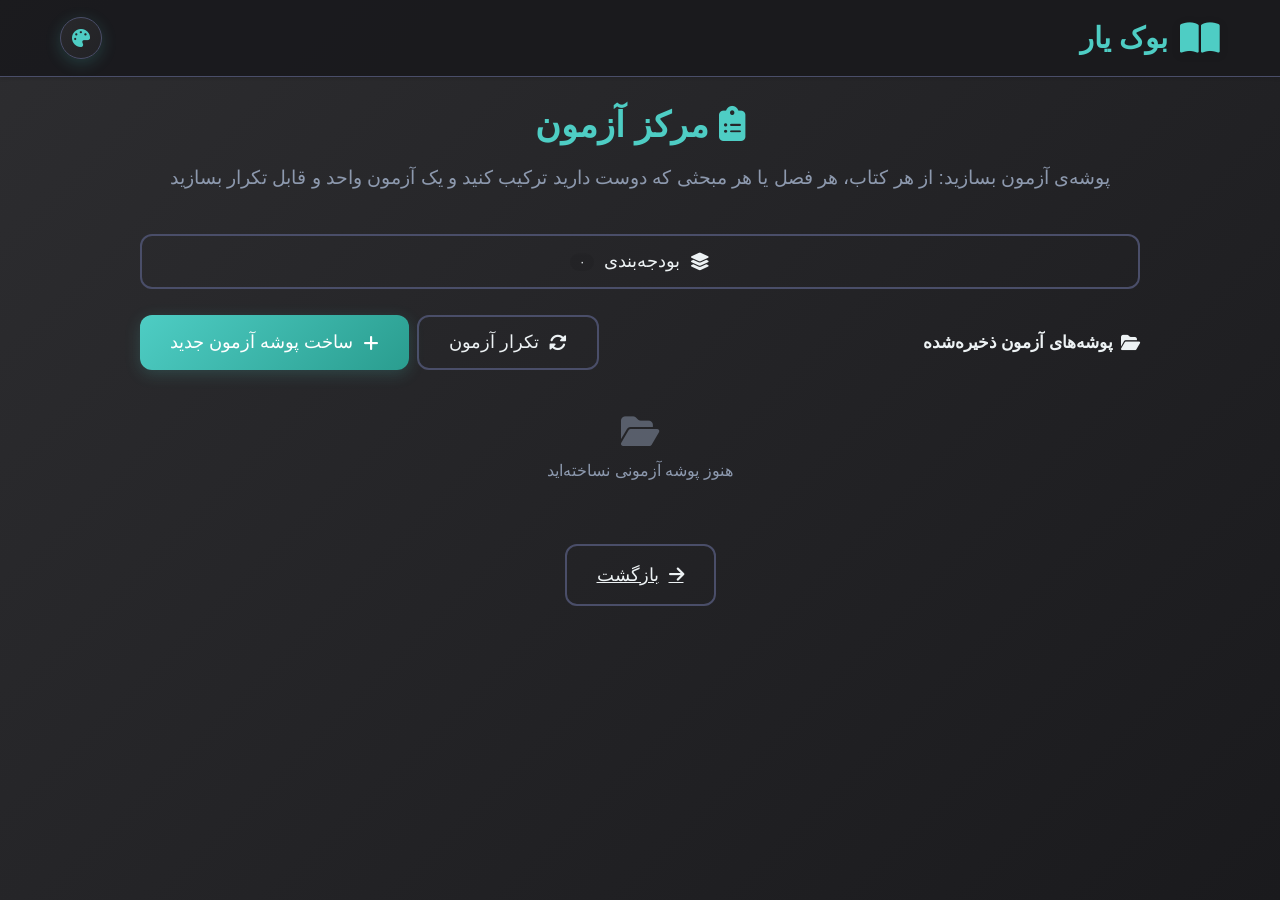
<file: app/src/main/assets/Book_Yar/exam-center.html>
<!doctype html>
<html lang="fa" dir="rtl">
  <head>
<!-- LITE-MODE:BEGIN -->
<style id="lite-mode-css">
  *, *::before, *::after { animation: none !important; transition: none !important; backdrop-filter: none !important; -webkit-backdrop-filter: none !important; text-shadow: none !important; scroll-behavior: auto !important; }
  .background-effects, .bubble, .bubble-small, .particle, .wave, .confetti { display: none !important; }
  .card, [class*="card"], [class*="modal"], [class*="panel"], header, .header { box-shadow: 0 1px 4px rgba(0,0,0,.15) !important; }
  body { background-attachment: scroll !important; }
</style>
<!-- LITE-MODE:END -->

    <meta charset="UTF-8" />
    <meta name="viewport" content="width=device-width, initial-scale=1.0" />
    <link rel="stylesheet" href="../libs/theme.css" />
    <script src="../libs/theme.js"></script>
    <title>مرکز آزمون - بوک یار</title>
    <link rel="icon" href="../icon.png" type="image/png" />
    <script src="../libs/chart.umd.js"></script>
    <!-- Offline fallback removed: local library is bundled. -->
    <script src="../libs/jszip.min.js"></script>
    <!-- Offline fallback removed: local library is bundled. -->
    <script src="../libs/pdf-lib.min.js"></script>
    <!-- Offline fallback removed: local library is bundled. -->
    <script src="../libs/html2canvas.min.js"></script>
    <!-- Offline fallback removed: local library is bundled. -->
    <style>
      html,
      body {
        height: 100%;
        margin: 0;
        padding: 0;
        overflow-x: hidden; /* جلوگیری از اسکرول افقی */
        width: 100%;
        min-height: 100vh;
        min-height: 100dvh;
      }
      body {
        font-family: var(--font-family);
        background: var(--gradient-water);
        color: var(--text-color);
        line-height: 1.6;
        transition: var(--transition-slow);
        min-height: 100vh;
        padding: 0;
        margin: 0;
        overflow-x: hidden; /* جلوگیری از اسکرول افقی */
        backdrop-filter: blur(10px);
        position: relative;
        display: flex;
        flex-direction: column;
        width: 100%;
      }
      * {
        box-sizing: border-box;
        margin: 0;
        padding: 0;
      }
      body {
        font-family: var(--font-family);
        background: var(--gradient-water);
        color: var(--text-color);
        line-height: 1.6;
        transition: var(--transition-slow);
        min-height: 100vh;
        padding: 0;
        margin: 0;
        overflow: hidden;
        backdrop-filter: blur(10px);
        position: relative;
        display: flex;
        flex-direction: column;
      }
      .background-effects {
        position: fixed;
        top: 0;
        left: 0;
        width: 100%;
        height: 100%;
        z-index: -1;
        overflow: hidden;
        pointer-events: none;
      }
      .bubble {
        position: absolute;
        border-radius: 50%;
        background: var(--gradient-primary);
        opacity: 0.1;
        animation: float 15s infinite ease-in-out;
      }
      .bubble:nth-child(1) {
        width: 80px;
        height: 80px;
        top: 10%;
        left: 10%;
        animation-delay: 0s;
        animation-duration: 20s;
      }
      .bubble:nth-child(2) {
        width: 120px;
        height: 120px;
        top: 20%;
        right: 15%;
        animation-delay: 2s;
        animation-duration: 18s;
      }
      .bubble:nth-child(3) {
        width: 60px;
        height: 60px;
        bottom: 30%;
        left: 20%;
        animation-delay: 4s;
        animation-duration: 22s;
      }
      .bubble:nth-child(4) {
        width: 100px;
        height: 100px;
        bottom: 20%;
        right: 25%;
        animation-delay: 6s;
        animation-duration: 16s;
      }
      .bubble:nth-child(5) {
        width: 70px;
        height: 70px;
        top: 50%;
        left: 50%;
        animation-delay: 8s;
        animation-duration: 19s;
      }
      .bubble-small {
        position: absolute;
        border-radius: 50%;
        background: var(--secondary-color);
        opacity: 0.15;
        animation: floatSmall 12s infinite ease-in-out;
      }
      .bubble-small:nth-child(6) {
        width: 30px;
        height: 30px;
        top: 15%;
        right: 30%;
        animation-delay: 1s;
        animation-duration: 15s;
      }
      .bubble-small:nth-child(7) {
        width: 40px;
        height: 40px;
        bottom: 40%;
        left: 35%;
        animation-delay: 3s;
        animation-duration: 17s;
      }
      .bubble-small:nth-child(8) {
        width: 25px;
        height: 25px;
        top: 65%;
        right: 40%;
        animation-delay: 5s;
        animation-duration: 14s;
      }
      .particle {
        position: absolute;
        border-radius: 50%;
        background: var(--primary-light);
        opacity: 0.2;
        animation: particleFloat 20s infinite linear;
      }
      .particle:nth-child(9) {
        width: 10px;
        height: 10px;
        top: 25%;
        left: 20%;
        animation-delay: 0s;
        animation-duration: 25s;
      }
      .particle:nth-child(10) {
        width: 15px;
        height: 15px;
        bottom: 15%;
        right: 25%;
        animation-delay: 7s;
        animation-duration: 22s;
      }
      .wave {
        position: absolute;
        bottom: 0;
        left: 0;
        width: 200%;
        height: 15%;
        background: var(--water-dark);
        opacity: 0.1;
        border-radius: 50%;
        animation: waveAnimation 15s infinite linear;
        transform-origin: center bottom;
      }
      .wave:nth-child(11) {
        animation-delay: 0s;
        animation-duration: 12s;
        opacity: 0.15;
      }
      .wave:nth-child(12) {
        animation-delay: 3s;
        animation-duration: 10s;
        opacity: 0.1;
      }
      .container {
        max-width: 100%;
        margin: 0;
        padding: 0;
        min-height: 100vh;
        min-height: 100dvh;
        display: flex;
        flex-direction: column;
        overflow: visible;
        position: relative;
        width: 100%;
        overflow-x: hidden; /* جلوگیری از اسکرول افقی */
      }
      .header {
        background: var(--header-bg);
        backdrop-filter: blur(10px);
        position: sticky;
        top: 0;
        z-index: 1000;
        border-bottom: 1px solid var(--border-color);
        margin-bottom: 0;
        box-shadow: var(--shadow-light);
        width: 100%;
        padding: 0;
      }
      .header-content {
        display: flex;
        justify-content: space-between;
        align-items: center;
        padding: 15px 20px;
        max-width: 1200px;
        margin: 0 auto;
        width: 100%;
      }
      .logo {
        display: flex;
        align-items: center;
        gap: 12px;
        font-size: 1.8rem;
        font-weight: 700;
        color: var(--primary-color);
        text-shadow: 0 2px 4px rgba(0, 0, 0, 0.1);
      }
      .logo i {
        font-size: 2.2rem;
        color: var(--primary-color);
        transition: var(--transition);
        filter: drop-shadow(0 2px 4px rgba(0, 0, 0, 0.1));
      }
      .logo:hover i {
        transform: rotate(-15deg);
      }
      .header-controls {
        display: flex;
        align-items: center;
        gap: 15px;
      }
      .percent-quick-btn {
        width: 38px;
        height: 38px;
        border-radius: 50%;
        border: 1px solid var(--border-color);
        background: var(--gradient-glass);
        color: var(--primary-color);
        cursor: pointer;
        display: flex;
        align-items: center;
        justify-content: center;
        font-size: 0.85rem;
        transition: var(--transition);
        flex-shrink: 0;
      }
      .percent-quick-btn:hover {
        background: var(--primary-color);
        color: #fff;
        transform: scale(1.05);
      }
      .footer-percent-btn {
        display: inline-flex;
        align-items: center;
        gap: 6px;
        margin-right: 12px;
        padding: 6px 14px;
        border-radius: 20px;
        border: 1px solid var(--border-color);
        background: var(--gradient-glass);
        color: var(--primary-color);
        cursor: pointer;
        font-family: inherit;
        font-size: 0.85rem;
        transition: var(--transition);
        vertical-align: middle;
      }
      .footer-percent-btn:hover {
        background: var(--primary-color);
        color: #fff;
      }
      .main-content {
        flex: 1 1 auto;
        padding: 20px;
        overflow-y: auto;
        overflow-x: hidden; /* جلوگیری از اسکرول افقی */
        max-width: 1200px;
        margin: 0 auto;
        width: 100%;
        min-height: 0;
      }
      @media (max-width: 768px) {
.container {
          padding-bottom: 60px; /* فضای کافی برای منوی پایین */
          overflow-x: hidden;
          width: 100%;
        }
.main-content {
          padding: 15px 12px;
          width: 100%;
          overflow-x: hidden;
        }
.form-container,
        .exam-container,
        .calculator-container,
        .settings-container {
          margin: 10px 0;
          padding: 20px 15px;
          border-radius: 16px;
          width: 100%;
          overflow-x: hidden;
        }
.menu-grid, .calculator-inputs, .calculator-result {
          width: 100%;
          overflow-x: hidden;
        }
.progress-steps {
          margin: 0 0 30px 0;
          padding: 0 0 15px 0;
          overflow-x: auto;
          -webkit-overflow-scrolling: touch;
          scrollbar-width: none;
          -ms-overflow-style: none;
          width: 100%;
        }
.progress-steps::-webkit-scrollbar {
          display: none;
        }
.form-header h2 {
          font-size: 1.4rem;
        }
}
      @media (max-width: 360px) {
.header-content {
          padding: 10px;
        }
.logo span {
          font-size: 1.2rem;
        }
.logo i {
          font-size: 1.5rem;
        }
.form-container,
        .exam-container,
        .calculator-container,
        .settings-container {
          padding: 15px 10px;
          margin: 5px;
        }
.form-header h2 {
          font-size: 1.2rem;
        }
.step {
          min-width: 50px;
        }
.step-icon {
          width: 40px;
          height: 40px;
          font-size: 1rem;
        }
.step-label {
          font-size: 0.7rem;
        }
.form-group label {
          font-size: 1rem;
        }
.form-group input,
        .form-group select,
        .form-group textarea {
          padding: 12px 15px;
          font-size: 1rem;
        }
.menu-card {
          padding: 15px;
        }
.menu-icon {
          width: 50px;
          height: 50px;
          font-size: 1.5rem;
        }
.menu-card h3 {
          font-size: 1.1rem;
        }
.percentage-value {
          font-size: 1.8rem;
        }
.footer-content p {
          font-size: 0.75rem;
        }
}
      .footer {
        flex-shrink: 0;
        margin-top: auto;
        padding: 15px 20px;
        text-align: center;
        border-top: 1px solid var(--border-color);
        width: 100%;
        background: var(--header-bg);
        backdrop-filter: blur(10px);
      }
      .header {
        flex-shrink: 0;
        position: sticky;
        top: 0;
        z-index: 1000;
        background: var(--header-bg);
        backdrop-filter: blur(10px);
        border-bottom: 1px solid var(--border-color);
        width: 100%;
        padding: 0;
      }
      .footer-content {
        max-width: 1200px;
        margin: 0 auto;
        display: flex;
        align-items: center;
        justify-content: center;
        flex-wrap: wrap;
        gap: 10px;
      }
      .footer-content p {
        color: var(--text-muted);
        display: flex;
        align-items: center;
        justify-content: center;
        gap: 10px;
        flex-wrap: wrap;
        font-size: 0.9rem;
        margin: 0;
        line-height: 1.5;
      }
      .footer-content i {
        color: #e74c3c;
        animation: heartbeat 1.5s infinite;
      }
      @media (max-width: 768px) {
.container {
          padding-bottom: 60px;
          min-height: 100dvh;
        }
.main-content {
          padding: 15px 10px;
          min-height: auto;
        }
.page.active {
          min-height: auto;
        }
}
      .settings-section {
        position: relative;
      }
      .creator-info {
        display: flex;
        flex-direction: column;
        gap: 12px;
      }
      .creator-info p {
        display: flex;
        align-items: center;
        gap: 10px;
        margin: 0;
        font-size: 0.95rem;
      }
      .love-message {
        margin-top: 15px;
        font-weight: 500;
        color: var(--primary-color);
        text-align: center;
        font-size: 1rem;
      }
      [data-theme="galaxy"] .love-message {
        color: #9370db !important;
      }
      [data-theme="coal-mine"] .love-message {
        color: #f9c74f !important;
      }
      [data-theme="galaxy"] .footer-content p,
      [data-theme="galaxy"] .love-message {
        color: #e6e6fa !important;
      }
      .page {
        display: none;
        opacity: 0;
        transform: translateY(20px);
        transition: var(--transition-slow);
        height: auto;
        min-height: auto;
      }
      .page.active {
        display: block;
        opacity: 1;
        transform: translateY(0);
        animation: fadeInUp 0.6s ease;
      }
      .form-container {
        background: var(--card-bg);
        border-radius: var(--border-radius-lg);
        padding: 40px;
        box-shadow: var(--shadow);
        max-width: 600px;
        margin: 0 auto;
        transition: var(--transition);
        border: 1px solid var(--border-color);
        position: relative;
        overflow: hidden;
        backdrop-filter: blur(10px);
      }
      .form-container::before {
        content: "";
        position: absolute;
        top: 0;
        left: 0;
        width: 100%;
        height: 5px;
        background: var(--gradient-primary);
      }
      .form-header {
        text-align: center;
        margin-bottom: 30px;
        animation: fadeInUp 0.6s ease;
      }
      .form-header h2 {
        color: var(--primary-color);
        margin-bottom: 10px;
        display: flex;
        align-items: center;
        justify-content: center;
        gap: 12px;
        font-size: 2rem;
      }
      .form-header p {
        color: var(--text-muted);
        font-size: 1.2rem;
      }
      .progress-steps {
        display: flex;
        justify-content: space-between;
        margin-bottom: 40px;
        position: relative;
        animation: fadeInUp 0.8s ease;
      }
      .progress-line {
        position: absolute;
        top: 30px;
        left: 10%;
        right: 10%;
        height: 4px;
        background: var(--border-color);
        z-index: 1;
      }
      .progress-fill {
        height: 100%;
        background: var(--gradient-primary);
        width: 0%;
        transition: width 0.5s ease;
        border-radius: 2px;
      }
      .step {
        display: flex;
        flex-direction: column;
        align-items: center;
        position: relative;
        z-index: 2;
      }
      .step-icon {
        width: 60px;
        height: 60px;
        border-radius: 50%;
        background: var(--water-dark);
        display: flex;
        align-items: center;
        justify-content: center;
        margin-bottom: 10px;
        transition: var(--transition);
        border: 2px solid var(--border-color);
        font-size: 1.5rem;
        color: var(--text-muted);
      }
      .step.active .step-icon {
        background: var(--gradient-primary);
        color: white;
        border-color: var(--primary-color);
        transform: scale(1.1);
        box-shadow: var(--shadow-light);
      }
      .step.completed .step-icon {
        background: var(--success-color);
        color: white;
        border-color: var(--success-color);
      }
      .step-label {
        font-size: 1rem;
        color: var(--text-muted);
        text-align: center;
        font-weight: 500;
      }
      .step.active .step-label {
        color: var(--primary-color);
        font-weight: 700;
      }
      .user-form {
        display: flex;
        flex-direction: column;
        gap: 25px;
        animation: fadeInUp 1s ease;
      }
      .form-group {
        display: flex;
        flex-direction: column;
        gap: 8px;
      }
      .form-group label {
        display: flex;
        align-items: center;
        gap: 10px;
        font-weight: 500;
        color: var(--text-color);
        font-size: 1.1rem;
      }
      .form-group label i {
        color: var(--primary-color);
        width: 20px;
        font-size: 1.2rem;
      }
      .form-group input,
      .form-group select,
      .form-group textarea {
        padding: 15px 20px;
        border: 1px solid var(--border-color);
        border-radius: var(--border-radius);
        background: var(--water-light);
        color: var(--text-color);
        font-family: var(--font-family);
        transition: var(--transition);
        font-size: 1.1rem;
      }
      .form-group input:focus,
      .form-group select:focus,
      .form-group textarea:focus {
        outline: none;
        border-color: var(--primary-color);
        box-shadow: 0 0 0 3px rgba(27, 154, 170, 0.2);
        transform: translateY(-2px);
      }
      .form-group textarea {
        min-height: 120px;
        resize: vertical;
      }
      .form-actions {
        margin-top: 20px;
        display: flex;
        gap: 15px;
        justify-content: center;
        animation: fadeInUp 1.2s ease;
      }
      .btn {
        padding: 15px 30px;
        border: none;
        border-radius: var(--border-radius);
        font-family: var(--font-family);
        font-weight: 500;
        cursor: pointer;
        transition: var(--transition);
        display: inline-flex;
        align-items: center;
        justify-content: center;
        gap: 10px;
        position: relative;
        overflow: hidden;
        font-size: 1.1rem;
      }
      .btn-primary {
        background: var(--gradient-primary);
        color: white;
        box-shadow: var(--shadow-light);
      }
      .btn-primary:hover {
        transform: translateY(-3px);
        box-shadow: var(--shadow);
      }
      .btn-primary:active {
        transform: translateY(-1px);
      }
      .btn-secondary {
        background: transparent;
        color: var(--text-color);
        border: 2px solid var(--border-color);
      }
      .btn-secondary:hover {
        background: rgba(52, 152, 219, 0.1);
        border-color: var(--primary-color);
        transform: translateY(-3px);
      }
      .menu-container {
        max-width: 1000px;
        margin: 0 auto;
      }
      .menu-header {
        text-align: center;
        margin-bottom: 40px;
        animation: fadeInUp 0.6s ease;
      }
      .menu-header h2 {
        color: var(--primary-color);
        margin-bottom: 10px;
        font-size: 2.2rem;
      }
      .menu-header p {
        color: var(--text-muted);
        font-size: 1.2rem;
      }
      .welcome-card {
        display: flex;
        align-items: center;
        gap: 20px;
        background: var(--gradient-glass);
        border-radius: var(--border-radius);
        padding: 25px;
        margin-bottom: 40px;
        box-shadow: var(--shadow-light);
        border: 1px solid var(--border-color);
        backdrop-filter: blur(10px);
        animation: slideInLeft 0.6s ease;
      }
      .welcome-avatar {
        width: 80px;
        height: 80px;
        border-radius: 50%;
        background: var(--gradient-primary);
        display: flex;
        align-items: center;
        justify-content: center;
        color: white;
        font-size: 2.5rem;
        box-shadow: var(--shadow);
        transition: var(--transition);
      }
      .welcome-card:hover .welcome-avatar {
        transform: scale(1.05) rotate(5deg);
      }
      .welcome-text h3 {
        color: var(--primary-color);
        margin-bottom: 5px;
      }
      .welcome-text p {
        color: var(--text-muted);
      }
      .menu-grid {
        display: grid;
        grid-template-columns: repeat(auto-fit, minmax(300px, 1fr));
        gap: 25px;
      }
      @media (min-width: 769px) {
#azmoon-yar-menu .menu-grid {
          grid-template-columns: repeat(2, 1fr);
        }
}
      .menu-card {
        background: var(--card-bg);
        border-radius: var(--border-radius);
        padding: 25px;
        text-align: center;
        transition: var(--transition);
        cursor: pointer;
        border: 1px solid var(--border-color);
        backdrop-filter: blur(10px);
        display: flex;
        flex-direction: column;
        align-items: center;
        height: 100%;
        position: relative;
        overflow: hidden;
      }
      .menu-card::before {
        content: "";
        position: absolute;
        top: 0;
        left: 0;
        width: 100%;
        height: 5px;
        background: var(--gradient-primary);
        transform: scaleX(0);
        transform-origin: left;
        transition: transform 0.3s ease;
      }
      .menu-card:hover {
        transform: translateY(-5px);
        box-shadow: var(--shadow);
        background: var(--card-hover);
      }
      .menu-card:hover::before {
        transform: scaleX(1);
      }
      .menu-icon {
        width: 70px;
        height: 70px;
        border-radius: 50%;
        background: var(--gradient-primary);
        display: flex;
        align-items: center;
        justify-content: center;
        margin-bottom: 20px;
        color: white;
        font-size: 2rem;
        transition: var(--transition);
        position: relative;
        z-index: 1;
      }
      .menu-card:hover .menu-icon {
        transform: scale(1.1) rotate(5deg);
      }
      .menu-card h3 {
        color: var(--primary-color);
        margin-bottom: 15px;
        font-size: 1.5rem;
        position: relative;
        z-index: 1;
      }
      .menu-card p {
        color: var(--text-muted);
        flex-grow: 1;
        position: relative;
        z-index: 1;
      }
      .calculator-container {
        background: var(--card-bg);
        border-radius: var(--border-radius-lg);
        padding: 40px;
        box-shadow: var(--shadow);
        max-width: 800px;
        margin: 0 auto;
        border: 1px solid var(--border-color);
        backdrop-filter: blur(10px);
        position: relative;
        overflow: hidden;
      }
      .calculator-container::before {
        content: "";
        position: absolute;
        top: 0;
        left: 0;
        width: 100%;
        height: 5px;
        background: var(--gradient-primary);
      }
      .calculator-header {
        text-align: center;
        margin-bottom: 40px;
      }
      .calculator-header h2 {
        color: var(--primary-color);
        margin-bottom: 10px;
        font-size: 2.2rem;
      }
      .calculator-header p {
        color: var(--text-muted);
        font-size: 1.2rem;
      }
      .calculator-form {
        display: flex;
        flex-direction: column;
        gap: 25px;
      }
      .calculator-inputs {
        display: grid;
        grid-template-columns: repeat(4, 1fr);
        gap: 20px;
      }
      .calc-input-group {
        display: flex;
        flex-direction: column;
        gap: 8px;
      }
      .calc-input-group label {
        display: flex;
        align-items: center;
        gap: 10px;
        font-weight: 500;
        color: var(--text-color);
      }
      .calc-input-group label i {
        color: var(--primary-color);
        width: 20px;
        font-size: 1.2rem;
      }
      .calc-input-group input {
        padding: 15px;
        border: 1px solid var(--border-color);
        border-radius: var(--border-radius-sm);
        background: var(--water-light);
        color: var(--text-color);
        font-family: var(--font-family);
        transition: var(--transition);
        font-size: 1.1rem;
        text-align: center;
      }
      .calc-input-group input:focus {
        outline: none;
        border-color: var(--primary-color);
        box-shadow: 0 0 0 3px rgba(27, 154, 170, 0.2);
        transform: translateY(-2px);
      }
      .calculator-result {
        display: grid;
        grid-template-columns: 1fr 1fr;
        gap: 20px;
        margin: 20px 0;
      }
      .result-box {
        background: var(--gradient-glass);
        border-radius: var(--border-radius);
        padding: 20px 15px;
        text-align: center;
        border: 1px solid var(--border-color);
        transition: var(--transition);
        position: relative;
        overflow: visible;
      }
      .result-box::before {
        content: "";
        position: absolute;
        top: 0;
        left: 0;
        width: 100%;
        height: 100%;
        background: linear-gradient(
          135deg,
          rgba(255, 255, 255, 0.1),
          rgba(255, 255, 255, 0.05)
        );
        border-radius: inherit;
        z-index: 0;
      }
      .result-box:hover {
        transform: translateY(-3px);
        box-shadow: var(--shadow-light);
      }
      .potential-result {
        background: linear-gradient(
          135deg,
          rgba(46, 204, 113, 0.1),
          rgba(46, 204, 113, 0.2)
        );
        border-color: rgba(46, 204, 113, 0.3);
      }
      .result-box h3 {
        color: var(--text-muted);
        margin-bottom: 15px;
        font-size: 1.1rem;
        position: relative;
        z-index: 1;
      }
      .percentage-value {
        font-size: 2.5rem;
        font-weight: 700;
        color: var(--primary-color);
        transition: all 0.5s cubic-bezier(0.175, 0.885, 0.32, 1.275);
        position: relative;
        z-index: 1;
        overflow-wrap: anywhere;
        word-break: break-word;
      }
      .potential-result .percentage-value {
        color: var(--success-color);
      }
      .percentage-value.negative-percentage {
        color: var(--danger-color) !important;
      }
      .exam-container,
      .settings-container {
        background: var(--card-bg);
        border-radius: var(--border-radius-lg);
        padding: 40px;
        box-shadow: var(--shadow);
        max-width: 800px;
        margin: 0 auto;
        border: 1px solid var(--border-color);
        backdrop-filter: blur(10px);
        position: relative;
        overflow: hidden;
      }
      .exam-container::before,
      .settings-container::before {
        content: "";
        position: absolute;
        top: 0;
        left: 0;
        width: 100%;
        height: 5px;
        background: var(--gradient-primary);
      }
      .exam-header,
      .settings-header {
        text-align: center;
        margin-bottom: 40px;
      }
      .exam-header h2,
      .settings-header h2 {
        color: var(--primary-color);
        margin-bottom: 10px;
        font-size: 2.2rem;
      }
      .exam-header p,
      .settings-header p {
        color: var(--text-muted);
        font-size: 1.2rem;
      }
      .exam-form {
        display: flex;
        flex-direction: column;
        gap: 25px;
      }
      .settings-content {
        display: flex;
        flex-direction: column;
        gap: 30px;
      }
      .settings-section {
        background: var(--gradient-glass);
        border-radius: var(--border-radius);
        padding: 25px;
        border: 1px solid var(--border-color);
        transition: var(--transition);
        margin-bottom: 15px; /* از 25px به 15px کاهش دادیم */
      }
      .settings-section:last-child {
        margin-bottom: 0; /* حذف فاصله از آخرین بخش */
      }
      .settings-section:hover {
        transform: translateY(-3px);
        box-shadow: var(--shadow-light);
        background: var(--card-hover);
      }
      .settings-section h3 {
        color: var(--primary-color);
        margin-bottom: 20px;
        display: flex;
        align-items: center;
        gap: 10px;
      }
      .love-message {
        margin-top: 15px;
        font-weight: 500;
        color: var(--primary-color);
        text-align: center;
        font-size: 1rem;
        display: block;
        width: 100%;
      }
      @media (max-width: 768px) {
.love-message {
          font-size: 0.9rem !important;
          margin-top: 10px !important;
        }
}
      .creator-info {
        display: flex;
        flex-direction: column;
        gap: 15px;
      }
      .creator-info p {
        display: flex;
        align-items: center;
        gap: 10px;
      }
      .love-message {
        margin-top: 15px;
        font-weight: 500;
        color: var(--primary-color);
        text-align: center;
      }
      .page-placeholder {
        text-align: center;
        padding: 60px 20px;
        background: var(--card-bg);
        border-radius: var(--border-radius-lg);
        box-shadow: var(--shadow);
        max-width: 600px;
        margin: 0 auto;
        border: 1px solid var(--border-color);
        backdrop-filter: blur(10px);
      }
      .page-placeholder i {
        font-size: 5rem;
        color: var(--primary-color);
        margin-bottom: 30px;
        display: block;
        animation: pulse 2s infinite;
      }
      .page-placeholder h2 {
        color: var(--primary-color);
        margin-bottom: 15px;
      }
      .page-placeholder p {
        color: var(--text-muted);
        margin-bottom: 30px;
        font-size: 1.2rem;
      }
      [data-theme="galaxy"] .footer-content p,
      [data-theme="galaxy"] .love-message {
        color: #e6e6fa !important;
      }
      [data-theme="galaxy"] .total-questions-display {
        background: rgba(25, 0, 97, 0.3);
        border-color: #483d8b;
        color: #e6e6fa;
      }
      .progress-container {
        position: fixed;
        top: 0;
        left: 0;
        width: 100%;
        height: 4px;
        background: transparent;
        z-index: 1001;
      }
      .progress-bar {
        height: 100%;
        background: var(--gradient-primary);
        width: 0%;
        transition: width 0.4s ease;
      }
      .footer {
        margin-top: auto;
        padding: 20px;
        text-align: center;
        border-top: 1px solid var(--border-color);
        width: 100%;
      }
      .footer-content p {
        color: var(--text-muted);
        display: flex;
        align-items: center;
        justify-content: center;
        gap: 10px;
        flex-wrap: wrap;
      }
      .footer-content i {
        color: #e74c3c;
        animation: heartbeat 1.5s infinite;
      }
      @keyframes countUp {
        from {
          transform: scale(0.5);
          opacity: 0;
        }
        to {
          transform: scale(1);
          opacity: 1;
        }
      }
      @keyframes glow {
        0% {
          text-shadow: 0 0 5px rgba(46, 204, 113, 0.5);
        }
        50% {
          text-shadow: 0 0 20px rgba(46, 204, 113, 0.8);
        }
        100% {
          text-shadow: 0 0 5px rgba(46, 204, 113, 0.5);
        }
      }
      @keyframes fadeInUp {
        from {
          opacity: 0;
          transform: translateY(20px);
        }
        to {
          opacity: 1;
          transform: translateY(0);
        }
      }
      @keyframes slideInLeft {
        from {
          opacity: 0;
          transform: translateX(-30px);
        }
        to {
          opacity: 1;
          transform: translateX(0);
        }
      }
      @keyframes pulse {
        0% {
          transform: scale(1);
          opacity: 1;
        }
        50% {
          transform: scale(1.05);
          opacity: 0.8;
        }
        100% {
          transform: scale(1);
          opacity: 1;
        }
      }
      @keyframes float {
        0% {
          transform: translateY(0) rotate(0deg);
        }
        50% {
          transform: translateY(-20px) rotate(10deg);
        }
        100% {
          transform: translateY(0) rotate(0deg);
        }
      }
      @keyframes floatSmall {
        0% {
          transform: translateY(0) rotate(0deg) scale(1);
        }
        50% {
          transform: translateY(-15px) rotate(5deg) scale(1.1);
        }
        100% {
          transform: translateY(0) rotate(0deg) scale(1);
        }
      }
      @keyframes particleFloat {
        0% {
          transform: translateY(0) translateX(0) rotate(0deg);
        }
        25% {
          transform: translateY(-30px) translateX(20px) rotate(90deg);
        }
        50% {
          transform: translateY(-50px) translateX(-20px) rotate(180deg);
        }
        75% {
          transform: translateY(-30px) translateX(10px) rotate(270deg);
        }
        100% {
          transform: translateY(0) translateX(0) rotate(360deg);
        }
      }
      @keyframes waveAnimation {
        0% {
          transform: translateX(0) rotate(0deg);
        }
        50% {
          transform: translateX(-25%) rotate(2deg);
        }
        100% {
          transform: translateX(-50%) rotate(0deg);
        }
      }
      @keyframes heartbeat {
        0% {
          transform: scale(1);
        }
        5% {
          transform: scale(1.1);
        }
        10% {
          transform: scale(1);
        }
        15% {
          transform: scale(1.1);
        }
        20% {
          transform: scale(1);
        }
      }
      @keyframes shimmer {
        0% {
          background-position: -1000px 0;
        }
        100% {
          background-position: 1000px 0;
        }
      }
      @keyframes ripple {
        0% {
          transform: scale(0);
          opacity: 1;
        }
        100% {
          transform: scale(4);
          opacity: 0;
        }
      }
      @keyframes bounce {
        0%,
        20%,
        50%,
        80%,
        100% {
          transform: translateY(0);
        }
        40% {
          transform: translateY(-20px);
        }
        60% {
          transform: translateY(-10px);
        }
      }
      @keyframes rotate {
        from {
          transform: rotate(0deg);
        }
        to {
          transform: rotate(360deg);
        }
      }
      @keyframes typewriter {
        from {
          width: 0;
        }
        to {
          width: 100%;
        }
      }
      @keyframes percentageCount {
        from {
          opacity: 0;
          transform: translateY(20px) scale(0.8);
        }
        to {
          opacity: 1;
          transform: translateY(0) scale(1);
        }
      }
      @keyframes successPulse {
        0% {
          transform: scale(1);
          box-shadow: 0 0 0 0 rgba(46, 204, 113, 0.7);
        }
        70% {
          transform: scale(1.05);
          box-shadow: 0 0 0 20px rgba(46, 204, 113, 0);
        }
        100% {
          transform: scale(1);
          box-shadow: 0 0 0 0 rgba(46, 204, 113, 0);
        }
      }
      @keyframes confettiFall {
        0% {
          transform: translateY(-100px) rotate(0deg);
          opacity: 1;
        }
        100% {
          transform: translateY(100vh) rotate(360deg);
          opacity: 0;
        }
      }
      @keyframes checkmark {
        0% {
          stroke-dashoffset: 100;
          opacity: 0;
          transform: scale(0.8);
        }
        50% {
          opacity: 1;
          transform: scale(1.2);
        }
        100% {
          stroke-dashoffset: 0;
          opacity: 1;
          transform: scale(1);
        }
      }
      .ripple-effect {
        position: relative;
        overflow: hidden;
      }
      .ripple-effect::after {
        content: "";
        position: absolute;
        top: 50%;
        left: 50%;
        width: 5px;
        height: 5px;
        background: rgba(255, 255, 255, 0.5);
        opacity: 0;
        border-radius: 100%;
        transform: scale(1, 1) translate(-50%);
        transform-origin: 50% 50%;
      }
      .ripple-effect:focus:not(:active)::after {
        animation: ripple 1s ease-out;
      }
      .shimmer {
        background: linear-gradient(
          to right,
          rgba(255, 255, 255, 0) 0%,
          rgba(255, 255, 255, 0.3) 50%,
          rgba(255, 255, 255, 0) 100%
        );
        background-size: 1000px 100%;
        animation: shimmer 2s infinite;
      }
      .bounce-animation {
        animation: bounce 1s;
      }
      .rotate-animation {
        animation: rotate 2s linear infinite;
      }
      .typewriter h2,
      .typewriter p {
        overflow: hidden;
        white-space: nowrap;
        animation: typewriter 2s steps(40) forwards;
      }
      .percentage-animation {
        animation: percentageCount 0.8s ease forwards;
      }
      @media (max-width: 768px) {
.header-content {
          padding: 12px 15px;
        }
.logo span {
          font-size: 1.4rem;
        }
.logo i {
          font-size: 1.8rem;
        }
}
      @media (max-width: 768px) {
.progress-steps {
          flex-wrap: nowrap;
          overflow-x: auto;
          padding-bottom: 15px;
          justify-content: space-between;
          margin-left: -10px;
          margin-right: -10px;
          padding-left: 10px;
          padding-right: 10px;
        }
.step {
          flex: 0 0 auto;
          min-width: 70px;
        }
.step-label {
          font-size: 0.8rem;
          white-space: nowrap;
        }
.progress-line {
          display: block;
          top: 30px;
          left: 15%;
          right: 15%;
        }
.progress-steps::-webkit-scrollbar {
          display: none;
        }
.progress-steps {
          -ms-overflow-style: none;
          scrollbar-width: none;
        }
}
      @media (max-width: 480px) {
.calculator-inputs {
          grid-template-columns: 1fr;
          gap: 15px;
        }
.calc-input-group input {
          padding: 12px;
          font-size: 1rem;
        }
.calculator-result {
          grid-template-columns: 1fr;
        }
.percentage-value {
          font-size: 2rem;
        }
}
      @media (max-width: 768px) {
.form-container,
        .exam-container,
        .calculator-container,
        .settings-container {
          padding: 20px;
          margin: 10px;
          border-radius: var(--border-radius);
        }
.form-header h2 {
          font-size: 1.5rem;
        }
.form-header p {
          font-size: 1rem;
        }
.menu-header h2 {
          font-size: 1.6rem;
        }
.welcome-card {
          flex-direction: column;
          text-align: center;
          padding: 20px;
        }
.welcome-avatar {
          width: 70px;
          height: 70px;
          font-size: 2rem;
        }
}
      @media (max-width: 768px) {
.menu-grid {
          grid-template-columns: 1fr;
          gap: 15px;
        }
.menu-card {
          padding: 20px;
        }
.menu-icon {
          width: 60px;
          height: 60px;
          font-size: 1.8rem;
        }
.menu-card h3 {
          font-size: 1.3rem;
        }
}
      @media (max-width: 768px) {
.footer {
          padding: 15px;
        }
.footer-content p {
          font-size: 0.9rem;
          flex-direction: column;
          gap: 5px;
        }
}
      .completion-animation {
        position: fixed;
        top: 0;
        left: 0;
        width: 100%;
        height: 100%;
        display: flex;
        align-items: center;
        justify-content: center;
        background: rgba(0, 0, 0, 0.7);
        z-index: 2000;
        opacity: 0;
        pointer-events: none;
        transition: opacity 0.5s ease;
      }
      .completion-animation.active {
        opacity: 1;
        pointer-events: all;
      }
      .completion-content {
        background: white;
        border-radius: 20px;
        padding: 40px;
        text-align: center;
        box-shadow: 0 10px 40px rgba(0, 0, 0, 0.3);
        position: relative;
        transform: scale(0.8);
        transition: transform 0.5s ease;
        max-width: 400px;
        width: 80%;
      }
      .completion-animation.active .completion-content {
        transform: scale(1);
      }
      .checkmark-container {
        width: 100px;
        height: 100px;
        margin: 0 auto 20px;
        position: relative;
      }
      .checkmark-circle {
        stroke-dasharray: 1000;
        stroke-dashoffset: 1000;
        animation: checkmark 1s ease-in-out forwards;
        stroke: #2ecc71;
        stroke-width: 5;
        fill: none;
      }
      .checkmark {
        stroke-dasharray: 1000;
        stroke-dashoffset: 1000;
        animation: checkmark 1s ease-in-out 0.5s forwards;
        stroke: #2ecc71;
        stroke-width: 5;
        stroke-linecap: round;
        stroke-linejoin: round;
        fill: none;
      }
      .confetti {
        position: absolute;
        width: 10px;
        height: 10px;
        background: #f1c40f;
        opacity: 0;
      }
      .completion-title {
        font-size: 1.8rem;
        color: #2c3e50;
        margin-bottom: 10px;
      }
      .completion-message {
        color: #7f8c8d;
        margin-bottom: 20px;
      }
      .mobile-menu-btn {
        display: none;
        background: transparent;
        border: none;
        color: var(--primary-color);
        font-size: 1.5rem;
        cursor: pointer;
        padding: 5px;
      }
      .mobile-nav {
        position: fixed;
        bottom: 0;
        left: 0;
        right: 0;
        background: var(--header-bg);
        backdrop-filter: blur(10px);
        z-index: 999;
        display: none;
        padding: 10px;
        border-top: 1px solid var(--border-color);
        box-shadow: 0 -4px 12px rgba(0, 0, 0, 0.1);
      }
      .mobile-nav-grid {
        display: grid;
        grid-template-columns: repeat(3, 1fr);
        gap: 10px;
      }
      .mobile-nav-item {
        display: flex;
        flex-direction: column;
        align-items: center;
        padding: 10px 5px;
        border-radius: var(--border-radius-sm);
        transition: var(--transition);
        color: var(--text-muted);
        text-decoration: none;
      }
      .mobile-nav-item.active,
      .mobile-nav-item:hover {
        background: var(--gradient-primary);
        color: white;
      }
      .mobile-nav-item i {
        font-size: 1.2rem;
        margin-bottom: 5px;
      }
      .mobile-nav-item span {
        font-size: 0.8rem;
      }
      .total-questions-display {
        padding: 15px;
        border: 1px solid var(--border-color);
        border-radius: var(--border-radius-sm);
        background: var(--water-light);
        color: var(--text-color);
        font-family: var(--font-family);
        font-size: 1.1rem;
        text-align: center;
        font-weight: bold;
        min-height: 50px;
        display: flex;
        align-items: center;
        justify-content: center;
      }
      @media (max-width: 768px) {
.total-questions-display {
          padding: 12px;
          font-size: 1rem;
          min-height: 45px;
        }
}
      @media (max-width: 1024px) {
.calculator-inputs {
          grid-template-columns: repeat(2, 1fr);
        }
.calculator-result {
          grid-template-columns: 1fr;
        }
}
      @media (max-width: 768px) {
.container {
          padding: 0;
        }
.main-content {
          padding: 15px;
        }
.form-container,
        .exam-container,
        .calculator-container,
        .settings-container {
          padding: 25px;
        }
.header-content {
          flex-direction: row;
          justify-content: space-between;
          gap: 15px;
          padding: 15px;
        }
.logo span {
          font-size: 1.5rem;
        }
.menu-grid {
          grid-template-columns: 1fr;
        }
.calculator-inputs {
          grid-template-columns: 1fr;
        }
.form-actions {
          flex-direction: column;
        }
.btn {
          width: 100%;
        }
.welcome-card {
          flex-direction: column;
          text-align: center;
        }
.mobile-nav {
          display: block;
        }
.form-header h2 {
          font-size: 1.6rem;
        }
.menu-header h2 {
          font-size: 1.8rem;
        }
.exam-header h2,
        .calculator-header h2,
        .settings-header h2 {
          font-size: 1.8rem;
        }
.welcome-text h3 {
          font-size: 1.2rem;
        }
.menu-card h3 {
          font-size: 1.3rem;
        }
.percentage-value {
          font-size: 2rem;
        }
}
      @media (max-width: 480px) {
.form-container,
        .exam-container,
        .calculator-container,
        .settings-container {
          padding: 20px 15px;
        }
.form-header h2 {
          font-size: 1.4rem;
        }
.step-icon {
          width: 50px;
          height: 50px;
          font-size: 1.2rem;
        }
.step-label {
          font-size: 0.9rem;
        }
.welcome-avatar {
          width: 60px;
          height: 60px;
          font-size: 1.8rem;
        }
.menu-icon {
          width: 60px;
          height: 60px;
          font-size: 1.5rem;
        }
.mobile-nav-grid {
          grid-template-columns: repeat(3, 1fr);
        }
.mobile-nav-item span {
          font-size: 0.7rem;
        }
}
      @media (hover: none) {
.menu-card:hover {
          transform: none;
        }
.menu-card:hover .menu-icon {
          transform: none;
        }
.result-box:hover {
          transform: none;
        }
.settings-section:hover {
          transform: none;
        }
.btn:active {
          transform: scale(0.98);
        }
.btn-primary:active {
          transform: scale(0.98) translateY(0);
        }
.btn-secondary:active {
          transform: scale(0.98) translateY(0);
        }
}
      .love-section {
        width: 100%;
        padding: 30px 20px 20px;
        margin-top: 20px;
        background: var(--gradient-glass);
        border-top: 2px solid var(--border-color);
        position: relative;
        overflow: hidden;
        transition: var(--transition-slow);
      }
      .love-section::before {
        content: "";
        position: absolute;
        top: 0;
        left: 0;
        width: 100%;
        height: 100%;
        background: linear-gradient(
          135deg,
          rgba(231, 76, 60, 0.05),
          rgba(231, 76, 60, 0.02)
        );
        z-index: 0;
        pointer-events: none;
      }
      .love-section::after {
        content: "❤️❤️❤️";
        position: absolute;
        font-size: 3rem;
        opacity: 0.03;
        right: -20px;
        bottom: -10px;
        transform: rotate(-10deg);
        z-index: 0;
        pointer-events: none;
        letter-spacing: 20px;
      }
      .love-content {
        max-width: 800px;
        margin: 0 auto;
        text-align: center;
        position: relative;
        z-index: 1;
      }
      .love-decoration {
        display: flex;
        align-items: center;
        justify-content: center;
        gap: 15px;
        margin-bottom: 15px;
      }
      .love-line {
        flex: 1;
        max-width: 100px;
        height: 2px;
        background: var(--gradient-primary);
        border-radius: 2px;
        opacity: 0.4;
      }
      .love-icon {
        font-size: 1.8rem;
        color: #e74c3c;
        animation: heartbeat 1.5s infinite;
        filter: drop-shadow(0 0 10px rgba(231, 76, 60, 0.3));
      }
      .love-message-main {
        font-size: 1.4rem;
        font-weight: 700;
        color: var(--primary-color);
        margin-bottom: 8px;
        letter-spacing: 1px;
        display: flex;
        align-items: center;
        justify-content: center;
        gap: 8px;
        flex-wrap: wrap;
      }
      .love-message-main i {
        color: #e74c3c;
        animation: heartbeat 1.5s infinite;
        font-size: 1.6rem;
      }
      .love-sub-message {
        font-size: 1rem;
        color: var(--text-muted);
        margin-bottom: 15px;
        display: flex;
        align-items: center;
        justify-content: center;
        gap: 10px;
        flex-wrap: wrap;
      }
      .love-sub-message i {
        color: var(--warning-color);
        font-size: 0.9rem;
      }
      .love-social {
        display: flex;
        align-items: center;
        justify-content: center;
        gap: 15px;
        margin-top: 5px;
      }
      .love-social-link {
        width: 40px;
        height: 40px;
        border-radius: 50%;
        background: var(--gradient-glass);
        border: 1px solid var(--border-color);
        display: flex;
        align-items: center;
        justify-content: center;
        color: var(--text-muted);
        transition: var(--transition);
        text-decoration: none;
        font-size: 1.1rem;
      }
      .love-social-link:hover {
        background: var(--gradient-primary);
        color: white;
        transform: translateY(-3px) scale(1.05);
        box-shadow: var(--shadow-light);
      }
      .love-social-link:active {
        transform: scale(0.95);
      }
      .love-section {
        display: none;
      }
      #user-info .love-section,
      #main-menu .love-section,
      #settings .love-section {
        display: block;
      }
      @media (max-width: 768px) {
.love-section {
          padding: 25px 15px 15px;
          margin-top: 15px;
        }
.love-message-main {
          font-size: 1.2rem;
        }
.love-message-main i {
          font-size: 1.3rem;
        }
.love-sub-message {
          font-size: 0.9rem;
          gap: 6px;
        }
.love-icon {
          font-size: 1.5rem;
        }
.love-line {
          max-width: 60px;
        }
.love-social-link {
          width: 36px;
          height: 36px;
          font-size: 1rem;
        }
}
      @media (max-width: 360px) {
.love-section {
          padding: 20px 10px 12px;
        }
.love-message-main {
          font-size: 1rem;
        }
.love-message-main i {
          font-size: 1.1rem;
        }
.love-sub-message {
          font-size: 0.8rem;
        }
.love-line {
          max-width: 40px;
        }
.love-social-link {
          width: 32px;
          height: 32px;
          font-size: 0.9rem;
        }
}
      @keyframes floatHeart {
        0% {
          transform: translateY(0) scale(1);
          opacity: 0.3;
        }
        50% {
          transform: translateY(-10px) scale(1.1);
          opacity: 0.6;
        }
        100% {
          transform: translateY(0) scale(1);
          opacity: 0.3;
        }
      }
      .love-section .love-icon {
        animation:
          heartbeat 1.5s infinite,
          floatHeart 3s ease-in-out infinite;
      }
      .love-section {
        width: 100%;
        padding: 40px 20px 30px;
        background: var(--gradient-glass);
        border-top: 2px solid var(--border-color);
        position: relative;
        overflow: hidden;
        transition: var(--transition-slow);
        margin-top: 0;
        flex-shrink: 0;
      }
      .love-section::before {
        content: "";
        position: absolute;
        top: 0;
        left: 0;
        width: 100%;
        height: 100%;
        background: linear-gradient(
          135deg,
          rgba(231, 76, 60, 0.05),
          rgba(231, 76, 60, 0.02)
        );
        z-index: 0;
        pointer-events: none;
      }
      .love-section::after {
        content: "❤️❤️❤️";
        position: absolute;
        font-size: 3rem;
        opacity: 0.03;
        right: -20px;
        bottom: -10px;
        transform: rotate(-10deg);
        z-index: 0;
        pointer-events: none;
        letter-spacing: 20px;
      }
      .love-content {
        max-width: 800px;
        margin: 0 auto;
        text-align: center;
        position: relative;
        z-index: 1;
      }
      .love-decoration {
        display: flex;
        align-items: center;
        justify-content: center;
        gap: 15px;
        margin-bottom: 15px;
      }
      .love-line {
        flex: 1;
        max-width: 100px;
        height: 2px;
        background: var(--gradient-primary);
        border-radius: 2px;
        opacity: 0.4;
      }
      .love-icon {
        font-size: 1.8rem;
        color: #e74c3c;
        animation: heartbeat 1.5s infinite;
        filter: drop-shadow(0 0 10px rgba(231, 76, 60, 0.3));
      }
      .love-message-main {
        font-size: 1.4rem;
        font-weight: 700;
        color: var(--primary-color);
        margin-bottom: 8px;
        letter-spacing: 1px;
        display: flex;
        align-items: center;
        justify-content: center;
        gap: 8px;
        flex-wrap: wrap;
      }
      .love-message-main i {
        color: #e74c3c;
        animation: heartbeat 1.5s infinite;
        font-size: 1.6rem;
      }
      .love-sub-message {
        font-size: 1rem;
        color: var(--text-muted);
        margin-bottom: 15px;
        display: flex;
        align-items: center;
        justify-content: center;
        gap: 10px;
        flex-wrap: wrap;
      }
      .love-sub-message i {
        color: var(--warning-color);
        font-size: 0.9rem;
      }
      .love-social {
        display: flex;
        align-items: center;
        justify-content: center;
        gap: 15px;
        margin-top: 5px;
      }
      .love-social-link {
        width: 40px;
        height: 40px;
        border-radius: 50%;
        background: var(--gradient-glass);
        border: 1px solid var(--border-color);
        display: flex;
        align-items: center;
        justify-content: center;
        color: var(--text-muted);
        transition: var(--transition);
        text-decoration: none;
        font-size: 1.1rem;
      }
      .love-social-link:hover {
        background: var(--gradient-primary);
        color: white;
        transform: translateY(-3px) scale(1.05);
        box-shadow: var(--shadow-light);
      }
      .love-social-link:active {
        transform: scale(0.95);
      }
      @media (max-width: 768px) {
.love-section {
          padding: 30px 15px 20px;
        }
.love-message-main {
          font-size: 1.2rem;
        }
.love-message-main i {
          font-size: 1.3rem;
        }
.love-sub-message {
          font-size: 0.9rem;
          gap: 6px;
        }
.love-icon {
          font-size: 1.5rem;
        }
.love-line {
          max-width: 60px;
        }
.love-social-link {
          width: 36px;
          height: 36px;
          font-size: 1rem;
        }
}
      @media (max-width: 360px) {
.love-section {
          padding: 25px 10px 15px;
        }
.love-message-main {
          font-size: 1rem;
        }
.love-message-main i {
          font-size: 1.1rem;
        }
.love-sub-message {
          font-size: 0.8rem;
        }
.love-line {
          max-width: 40px;
        }
.love-social-link {
          width: 32px;
          height: 32px;
          font-size: 0.9rem;
        }
}
      @keyframes floatHeart {
        0% {
          transform: translateY(0) scale(1);
          opacity: 0.3;
        }
        50% {
          transform: translateY(-10px) scale(1.1);
          opacity: 0.6;
        }
        100% {
          transform: translateY(0) scale(1);
          opacity: 0.3;
        }
      }
      .love-section .love-icon {
        animation:
          heartbeat 1.5s infinite,
          floatHeart 3s ease-in-out infinite;
      }
      @keyframes rainbowFlow {
        0% {
          background-position: 0% 50%;
        }
        50% {
          background-position: 100% 50%;
        }
        100% {
          background-position: 0% 50%;
        }
      }
      @keyframes sparkle {
        0%,
        100% {
          opacity: 0;
          transform: scale(0.8);
        }
        50% {
          opacity: 1;
          transform: scale(1.2);
        }
      }
      @keyframes highlightGlow {
        0% {
          box-shadow: 0 0 0 0 rgba(155, 89, 182, 0.4);
          transform: scale(1);
        }
        50% {
          box-shadow: 0 0 30px 15px rgba(155, 89, 182, 0.25);
          transform: scale(1.02);
          border-color: var(--primary-color);
        }
        100% {
          box-shadow: 0 0 0 0 rgba(155, 89, 182, 0);
          transform: scale(1);
        }
      }
      .folder-grid {
        display: grid;
        grid-template-columns: repeat(auto-fit, minmax(220px, 1fr));
        gap: 20px;
        margin-top: 10px;
      }
      .folder-card {
        background: var(--card-bg);
        border-radius: var(--border-radius);
        padding: 22px 18px;
        text-align: center;
        transition: var(--transition);
        cursor: pointer;
        border: 1px solid var(--border-color);
        backdrop-filter: blur(10px);
        display: flex;
        flex-direction: column;
        align-items: center;
        position: relative;
        overflow: hidden;
      }
      .folder-card:hover {
        transform: translateY(-5px);
        box-shadow: var(--shadow);
        background: var(--card-hover);
      }
      .folder-card .folder-icon {
        width: 60px;
        height: 60px;
        border-radius: 16px;
        background: var(--gradient-primary);
        display: flex;
        align-items: center;
        justify-content: center;
        color: #fff;
        font-size: 1.6rem;
        margin-bottom: 14px;
      }
      .folder-card h4 {
        color: var(--primary-color);
        font-size: 1.1rem;
        margin-bottom: 6px;
      }
      .folder-card .folder-meta {
        color: var(--text-muted);
        font-size: 0.85rem;
      }
      .folder-card.by-book-filter-active {
        border-color: var(--primary-color);
        box-shadow: 0 0 0 2px var(--primary-color), var(--shadow);
        background: var(--card-hover);
      }
      .folder-card.by-book-filter-active .folder-icon {
        background: var(--gradient-primary);
      }
      .by-clear-filter-btn {
        border: none;
        cursor: pointer;
        display: inline-flex;
        align-items: center;
        gap: 6px;
        font-family: var(--font-family);
      }
      .folder-card.add-folder-card {
        border: 2px dashed var(--border-color);
        background: transparent;
        justify-content: center;
        min-height: 170px;
      }
      .folder-card.add-folder-card .folder-icon {
        background: transparent;
        color: var(--primary-color);
        border: 2px dashed var(--primary-color);
        font-size: 1.8rem;
      }
      .folder-card.add-folder-card h4 {
        color: var(--primary-color);
      }
      .ay-modal-box.ay-modal-box-lg { max-width: 680px; }
      .ay-modal-note {
        font-size: 0.82rem;
        color: var(--text-muted);
        margin-top: 6px;
        margin-bottom: 10px;
        line-height: 1.8;
      }
      .ay-modal-actions {
        display: flex;
        gap: 10px;
        justify-content: flex-end;
        margin-top: 18px;
      }
      .btn.btn-sm { padding: 7px 12px; font-size: 0.82rem; }
      .bp-intro { font-size: 0.86rem; color: var(--text-muted); line-height: 1.9; margin-bottom: 12px; }
      .bp-list { display: flex; flex-direction: column; gap: 8px; }
      .bp-item {
        display: flex; align-items: center; justify-content: space-between; gap: 10px;
        background: var(--water-light); border: 1px solid var(--border-color);
        border-radius: var(--border-radius-sm); padding: 10px 14px; font-size: 0.9rem;
      }
      .bp-item-main { display: flex; align-items: center; gap: 8px; color: var(--text-color); font-weight: 600; flex-wrap: wrap; }
      .bp-item-main i { color: var(--primary-color); }
      .bp-item-meta { color: var(--text-muted); font-weight: 400; font-size: 0.78rem; }
      .bp-item-actions { display: flex; gap: 6px; }
      .bp-mini-btn {
        width: 30px; height: 30px; border-radius: 50%; border: none; cursor: pointer;
        display: flex; align-items: center; justify-content: center; font-size: 0.78rem;
        transition: var(--transition);
        background: rgba(0, 105, 148, 0.12); color: var(--primary-color);
      }
      .bp-mini-btn:hover { background: var(--primary-color); color: #fff; }
      .bp-mini-btn.del { background: rgba(231, 76, 60, 0.12); color: var(--danger-color); }
      .bp-mini-btn.del:hover { background: var(--danger-color); color: #fff; }
      .bp-empty { font-size: 0.85rem; color: var(--text-muted); text-align: center; padding: 10px; }
      .booklet-block {
        border: 1px dashed var(--border-color); border-radius: var(--border-radius-sm);
        padding: 14px; margin-bottom: 14px; background: rgba(255, 255, 255, 0.35);
      }
      [data-theme="galaxy"] .booklet-block, [data-theme="coal-mine"] .booklet-block { background: rgba(255, 255, 255, 0.03); }
      .booklet-header { margin-bottom: 10px; }
      .booklet-time-row { display: flex; align-items: center; gap: 8px; margin-top: 8px; flex-wrap: wrap; }
      .booklet-time-row label { color: var(--text-color); font-size: 0.86rem; font-weight: 600; margin: 0; }
      .booklet-time-note { color: var(--text-muted); font-size: 0.78rem; }
      .booklet-block input, .booklet-block select, #byBpBookletCount, #byBpNameInput {
        padding: 8px 10px; border-radius: var(--border-radius-sm); border: 1px solid var(--border-color);
        background: rgba(255, 255, 255, 0.6); font-family: var(--font-family);
        color: var(--text-color); font-size: 0.85rem;
      }
      [data-theme="galaxy"] .booklet-block input, [data-theme="galaxy"] .booklet-block select,
      [data-theme="coal-mine"] .booklet-block input, [data-theme="coal-mine"] .booklet-block select {
        background: rgba(255, 255, 255, 0.06);
      }
      .booklet-block input.booklet-name-input { width: 100%; color: var(--primary-color); font-weight: 700; font-size: 0.92rem; }
      .booklet-block input.booklet-time-input { width: 120px; }
      .subject-rows { display: flex; flex-direction: column; gap: 8px; margin-bottom: 10px; }
      .subject-row { display: flex; gap: 6px; align-items: center; flex-wrap: wrap; }
      .subject-row .subj-name { flex: 2; min-width: 110px; }
      .subject-row .subj-type { flex: 1; min-width: 90px; }
      .subject-row .subj-start, .subject-row .subj-end { flex: 1; min-width: 70px; }
      .by-required { color: var(--danger-color); margin-right: 4px; font-weight: 700; }
      .by-name-field { position: relative; }
      .by-name-suggest {
        display: none; position: absolute; top: 100%; right: 0; left: 0; z-index: 40; margin-top: 4px;
        background: var(--card-bg); border: 1px solid var(--border-color);
        border-radius: var(--border-radius-sm); box-shadow: 0 10px 26px rgba(0, 0, 0, 0.16); overflow: hidden;
      }
      .by-name-suggest-item {
        display: flex; align-items: center; gap: 10px; width: 100%; padding: 10px 14px;
        border: none; background: transparent; color: var(--text-color); font: inherit; font-size: 0.92rem;
        text-align: right; cursor: pointer; transition: var(--transition);
      }
      .by-name-suggest-item i { color: var(--primary-color); font-size: 0.85rem; }
      .by-name-suggest-item:hover, .by-name-suggest-item:focus { background: var(--water-light); outline: none; }
      .by-name-suggest-item + .by-name-suggest-item { border-top: 1px solid var(--border-color); }
      .by-bp-warn {
        display: flex; gap: 8px; align-items: flex-start; font-size: 0.84rem; line-height: 1.9;
        color: var(--text-color); background: rgba(243, 156, 18, 0.12); border: 1px solid rgba(243, 156, 18, 0.45);
        border-radius: var(--border-radius-sm); padding: 10px 12px; margin: 8px 0 14px;
      }
      .by-bp-warn i { color: #e67e22; margin-top: 6px; }
      .by-bp-booklet { margin: 18px 0 8px; }
      .by-bp-booklet-head {
        display: flex; align-items: center; gap: 8px; flex-wrap: wrap; margin-bottom: 10px;
        font-weight: 700; color: var(--primary-color);
      }
      .by-bp-time {
        margin-right: auto; font-weight: 500; font-size: 0.8rem; color: var(--text-muted);
        background: rgba(0, 0, 0, 0.05); border-radius: 20px; padding: 2px 10px;
      }
      .by-bp-group-card {
        border: 1px solid var(--border-color); border-radius: var(--border-radius-sm);
        background: var(--card-bg); margin-bottom: 10px; overflow: hidden;
      }
      .by-bp-group-card > summary {
        display: flex; align-items: center; gap: 10px; flex-wrap: wrap; padding: 12px 14px;
        cursor: pointer; list-style: none; font-size: 0.92rem; color: var(--text-color);
      }
      .by-bp-group-card > summary::-webkit-details-marker { display: none; }
      .by-bp-group-card > summary::before {
        content: "\f104"; font-family: "Font Awesome 6 Free", "Font Awesome 5 Free"; font-weight: 900;
        color: var(--text-muted); transition: transform 0.2s;
      }
      .by-bp-group-card[open] > summary::before { transform: rotate(-90deg); }
      .by-bp-group-title { font-weight: 700; }
      .by-bp-type { font-size: 0.72rem; padding: 1px 8px; border-radius: 20px; background: rgba(0, 105, 148, 0.12); color: var(--primary-color); }
      .by-bp-range { font-size: 0.78rem; color: var(--text-muted); }
      .by-bp-status {
        margin-right: auto; font-size: 0.78rem; font-weight: 700; padding: 3px 11px; border-radius: 20px;
        background: rgba(0, 0, 0, 0.06); color: var(--text-muted);
      }
      .by-bp-status.low { background: rgba(243, 156, 18, 0.18); color: #c47a0a; }
      .by-bp-status.ok { background: rgba(39, 174, 96, 0.18); color: #1e8449; }
      .by-bp-group-body { padding: 4px 14px 14px; }
      .by-bp-group-body .form-group { margin-bottom: 10px; }
      .by-bp-empty-books { font-size: 0.85rem; color: var(--text-muted); line-height: 1.9; padding: 8px 2px; }
      .by-bp-group-body .by-selected-items-list { margin: 10px 0 0; }
      .subj-remove-btn {
        width: 30px; height: 30px; border-radius: 50%; border: none; cursor: pointer; flex-shrink: 0;
        background: rgba(231, 76, 60, 0.12); color: var(--danger-color);
        display: flex; align-items: center; justify-content: center; transition: var(--transition);
      }
      .subj-remove-btn:hover { background: var(--danger-color); color: #fff; }
      .add-subject-btn { width: 100%; justify-content: center; }
      .by-access-banner {
        display: flex;
        align-items: center;
        justify-content: space-between;
        gap: 12px;
        flex-wrap: wrap;
        background: rgba(243, 156, 18, 0.15);
        border: 1px solid var(--warning-color);
        color: var(--text-color);
        border-radius: var(--border-radius-sm);
        padding: 12px 16px;
        margin-bottom: 18px;
        font-size: 13.5px;
      }
      .ay-modal-overlay {
        position: fixed;
        inset: 0;
        background: rgba(10, 20, 30, 0.55);
        display: none;
        align-items: flex-start;
        justify-content: center;
        z-index: 9999;
        padding: 16px;
        overflow-y: auto;
      }
      .ay-modal-overlay.active {
        display: flex;
      }
      .ay-modal-box {
        background: var(--card-bg);
        border-radius: var(--border-radius-lg);
        padding: 28px;
        max-width: 420px;
        width: 100%;
        box-shadow: var(--shadow);
        border: 1px solid var(--border-color);
        backdrop-filter: blur(10px);
        margin: 30px 0;
        max-height: calc(100vh - 60px);
        overflow-y: auto;
      }
      .ay-modal-box h3 {
        color: var(--primary-color);
        margin-bottom: 16px;
        display: flex;
        align-items: center;
        gap: 8px;
      }
      .ay-modal-box .form-group {
        margin-bottom: 16px;
      }
      #byExamStartModalOverlay .ay-modal-box {
        max-width: 440px;
      }
      #byExamStartModalOverlay .form-group label {
        font-size: 0.95rem;
        line-height: 1.7;
        align-items: flex-start;
      }
      #byExamStartModalOverlay .form-group label i {
        font-size: 1rem;
        width: 18px;
        margin-top: 3px;
      }
      #byExamStartModalOverlay input[type="number"] {
        padding: 11px 14px;
        font-size: 0.95rem;
      }
      #byExamStartModalOverlay .by-toggle-row {
        flex-direction: column;
      }
      #byExamStartModalOverlay .by-toggle-row button {
        width: 100%;
        padding: 11px 14px;
        font-size: 0.88rem;
        line-height: 1.5;
        text-align: center;
      }
      #byExamStartModalOverlay .form-group[style*="flex"] {
        align-items: flex-start !important;
      }
      #byExamStartModalOverlay .form-group[style*="flex"] label {
        font-size: 0.9rem;
        line-height: 1.6;
        margin: 0;
      }
      #byExamStartModalOverlay input[type="checkbox"] {
        width: 18px !important;
        height: 18px;
        min-width: 18px;
        margin-top: 2px;
        accent-color: var(--primary-color);
      }
      .hv-subject-card,
      .hv-local-folder-card {
        position: relative;
      }
      .hv-card-actions {
        position: absolute;
        top: 8px;
        left: 8px;
        display: flex;
        gap: 6px;
        opacity: 0;
        transition: var(--transition);
        z-index: 2;
      }
      .folder-card:hover .hv-card-actions {
        opacity: 1;
      }
      @media (max-width: 768px) {
.hv-card-actions {
          opacity: 1;
        }
}
      .hv-icon-btn {
        width: 30px;
        height: 30px;
        border-radius: 50%;
        border: none;
        background: rgba(255, 255, 255, 0.9);
        color: var(--primary-color);
        display: flex;
        align-items: center;
        justify-content: center;
        cursor: pointer;
        box-shadow: var(--shadow-light);
        font-size: 0.85rem;
        transition: var(--transition);
      }
      .hv-icon-btn:hover {
        transform: scale(1.1);
      }
      .hv-icon-btn-danger {
        color: var(--danger-color);
      }
      .hv-subject-image-wrap {
        padding: 0;
        overflow: hidden;
        background: transparent;
      }
      .hv-subject-image {
        width: 60px;
        height: 60px;
        border-radius: 16px;
        object-fit: cover;
      }
      .hv-subject-header {
        display: flex;
        flex-direction: column;
        align-items: center;
      }
      .hv-subject-header-icon {
        width: 70px;
        height: 70px;
        border-radius: 20px;
        background: var(--gradient-primary);
        color: #fff;
        display: flex;
        align-items: center;
        justify-content: center;
        font-size: 2rem;
        margin-bottom: 14px;
        overflow: hidden;
      }
      .hv-subject-header-icon img {
        width: 100%;
        height: 100%;
        object-fit: cover;
      }
      .hv-image-preview-row {
        display: flex;
        align-items: center;
        gap: 16px;
        margin-bottom: 12px;
      }
      .hv-image-preview {
        width: 64px;
        height: 64px;
        border-radius: 16px;
        background: var(--gradient-primary);
        color: #fff;
        display: flex;
        align-items: center;
        justify-content: center;
        font-size: 1.6rem;
        overflow: hidden;
        flex-shrink: 0;
      }
      .hv-image-preview img {
        width: 100%;
        height: 100%;
        object-fit: cover;
      }
      .hv-upload-btn {
        padding: 10px 18px;
        font-size: 0.95rem;
      }
      .hv-preset-icons {
        display: grid;
        grid-template-columns: repeat(auto-fill, minmax(44px, 1fr));
        gap: 8px;
      }
      .hv-preset-icon-btn {
        width: 44px;
        height: 44px;
        border-radius: 12px;
        border: 2px solid var(--border-color);
        background: transparent;
        color: var(--text-color);
        cursor: pointer;
        display: flex;
        align-items: center;
        justify-content: center;
        transition: var(--transition);
      }
      .hv-preset-icon-btn.active,
      .hv-preset-icon-btn:hover {
        border-color: var(--primary-color);
        background: var(--gradient-primary);
        color: #fff;
      }
      .hv-video-list {
        display: flex;
        flex-direction: column;
        gap: 8px;
      }
      .hv-video-item {
        display: flex;
        align-items: center;
        gap: 10px;
        padding: 12px 16px;
        border-radius: var(--border-radius-sm);
        background: var(--water-light);
        border: 1px solid var(--border-color);
        cursor: pointer;
        transition: var(--transition);
      }
      .hv-video-item:hover {
        background: var(--card-hover);
        transform: translateX(-3px);
      }
      .hv-video-item i {
        color: var(--primary-color);
        font-size: 1.2rem;
      }
      .hv-video-modal-box {
        max-width: 720px;
      }
      .hv-browser-note {
        color: var(--text-muted);
        font-size: 0.85rem;
        text-align: center;
        margin-top: 8px;
      }
      .text-muted {
        color: var(--text-muted);
        text-align: center;
        padding: 20px 0;
      }
      .btn-danger {
        background: linear-gradient(135deg, var(--danger-color), #c0392b);
        color: #fff;
        box-shadow: var(--shadow-light);
      }
      .btn-danger:hover {
        transform: translateY(-3px);
        box-shadow: var(--shadow);
      }
      .progress-stats-row {
        display: grid;
        grid-template-columns: repeat(auto-fit, minmax(160px, 1fr));
        gap: 18px;
        margin-bottom: 24px;
      }
      .progress-stat-card {
        background: var(--card-bg);
        border-radius: var(--border-radius);
        padding: 20px;
        text-align: center;
        border: 1px solid var(--border-color);
        box-shadow: var(--shadow-light);
      }
      .progress-stat-card .stat-icon {
        font-size: 1.6rem;
        margin-bottom: 8px;
      }
      .progress-stat-card.correct .stat-icon,
      .progress-stat-card.correct .stat-value {
        color: var(--success-color);
      }
      .progress-stat-card.wrong .stat-icon,
      .progress-stat-card.wrong .stat-value {
        color: var(--danger-color);
      }
      .progress-stat-card.empty .stat-icon,
      .progress-stat-card.empty .stat-value {
        color: var(--text-muted);
      }
      .progress-stat-card .stat-value {
        font-size: 1.8rem;
        font-weight: 700;
      }
      .progress-stat-card .stat-label {
        color: var(--text-muted);
        font-size: 0.9rem;
        margin-top: 4px;
      }
      .chart-card {
        background: var(--card-bg);
        border-radius: var(--border-radius-lg);
        padding: 24px;
        border: 1px solid var(--border-color);
        box-shadow: var(--shadow-light);
        margin-bottom: 24px;
      }
      .chart-card h3 {
        color: var(--primary-color);
        margin-bottom: 16px;
        display: flex;
        align-items: center;
        gap: 8px;
        font-size: 1.15rem;
      }
      .taraz-chart-wrapper {
        position: relative;
        width: 100%;
        height: 420px;
      }
      @media (max-width: 768px) {
.taraz-chart-wrapper {
          height: 300px;
        }
}
      .table-pie-row {
        display: grid;
        grid-template-columns: 1.4fr 1fr;
        gap: 20px;
        margin-bottom: 24px;
        align-items: stretch;
      }
      @media (max-width: 850px) {
.table-pie-row {
          grid-template-columns: 1fr;
        }
}
      .subjects-table-card,
      .pie-chart-card {
        background: var(--card-bg);
        border-radius: var(--border-radius-lg);
        padding: 22px;
        border: 1px solid var(--border-color);
        box-shadow: var(--shadow-light);
      }
      .subjects-table-card h3,
      .pie-chart-card h3 {
        color: var(--primary-color);
        margin-bottom: 14px;
        font-size: 1.1rem;
        display: flex;
        align-items: center;
        gap: 8px;
      }
      .subjects-table-wrapper {
        overflow-x: auto;
      }
      .subjects-table {
        width: 100%;
        border-collapse: collapse;
        font-size: 0.92rem;
      }
      .subjects-table th,
      .subjects-table td {
        padding: 10px 8px;
        text-align: center;
        border-bottom: 1px solid var(--border-color);
        white-space: nowrap;
      }
      .subjects-table th {
        background: var(--header-bg);
        color: var(--primary-color);
        font-weight: 700;
      }
      .subjects-table td.subj-name {
        text-align: right;
        font-weight: 600;
        color: var(--text-color);
      }
      .subjects-table td.correct-cell {
        color: var(--success-color);
        font-weight: 700;
      }
      .subjects-table td.wrong-cell {
        color: var(--danger-color);
        font-weight: 700;
      }
      .subjects-table td.empty-cell {
        color: var(--text-muted);
        font-weight: 700;
      }
      .pie-chart-wrapper {
        position: relative;
        width: 100%;
        height: 260px;
      }
      .download-wrong-card {
        background: var(--card-bg);
        border-radius: var(--border-radius-lg);
        padding: 24px;
        border: 1px solid var(--border-color);
        box-shadow: var(--shadow-light);
        max-width: 100%;
      }
      .download-wrong-card h3 {
        color: var(--primary-color);
        margin-bottom: 10px;
        display: flex;
        align-items: center;
        gap: 8px;
      }
      .download-wrong-card p.desc-text {
        color: var(--text-muted);
        margin-bottom: 18px;
        line-height: 1.9;
        font-size: 0.95rem;
      }
      .download-wrong-card .form-group {
        max-width: 320px;
        margin-bottom: 18px;
      }
      .folder-progress-header {
        display: flex;
        align-items: center;
        justify-content: space-between;
        flex-wrap: wrap;
        gap: 12px;
        margin-bottom: 20px;
      }
    </style>
    <style>
      .by-toplink {
        display: inline-flex;
        align-items: center;
        gap: 8px;
        padding: 9px 18px;
        border: 2px solid var(--border-color);
        border-radius: var(--border-radius-sm);
        background: transparent;
        color: var(--text-color);
        text-decoration: none;
        font-family: var(--font-family);
        font-weight: 600;
        font-size: 13.5px;
        transition: var(--transition);
      }
      .by-toplink:hover {
        background: rgba(52, 152, 219, 0.1);
        border-color: var(--primary-color);
        transform: translateY(-2px);
      }
      .by-toplink:active { transform: translateY(0); }
      .by-source-card {
        background: var(--card-bg);
        border-radius: var(--border-radius);
        box-shadow: var(--shadow-light);
        padding: 18px 20px;
        margin-bottom: 22px;
        display: flex;
        align-items: center;
        justify-content: space-between;
        gap: 14px;
        flex-wrap: wrap;
      }
      .by-source-card .by-source-info {
        display: flex;
        align-items: center;
        gap: 12px;
      }
      .by-source-card .by-source-icon {
        width: 46px;
        height: 46px;
        border-radius: 12px;
        background: var(--gradient-primary);
        color: #fff;
        display: flex;
        align-items: center;
        justify-content: center;
        font-size: 18px;
        flex-shrink: 0;
      }
      .by-source-card h4 { margin: 0 0 3px; color: var(--text-color); font-size: 15px; }
      .by-source-card p { margin: 0; color: var(--text-muted); font-size: 13px; }
      .by-section-title {
        display: flex;
        align-items: center;
        justify-content: space-between;
        margin: 26px 0 14px;
        flex-wrap: wrap;
        gap: 10px;
      }
      .by-section-title h3 {
        display: flex;
        align-items: center;
        gap: 8px;
        color: var(--text-color);
        font-size: 17px;
      }
      .by-list {
        display: flex;
        flex-direction: column;
        gap: 12px;
      }
      .by-row {
        background: var(--card-bg);
        border-radius: var(--border-radius);
        box-shadow: var(--shadow-light);
        padding: 14px 18px;
        display: flex;
        align-items: center;
        justify-content: space-between;
        gap: 12px;
        flex-wrap: wrap;
        transition: var(--transition);
      }
      .by-row:hover {
        background: var(--card-hover);
        transform: translateY(-2px);
      }
      .by-row-main {
        display: flex;
        align-items: center;
        gap: 12px;
        min-width: 0;
        cursor: pointer;
      }
      .by-row-right {
        display: flex;
        align-items: center;
        gap: 12px;
        flex-wrap: wrap;
        min-width: 0;
      }
      .by-notes-btn {
        display: inline-flex;
        align-items: center;
        gap: 7px;
        padding: 9px 16px;
        border-radius: var(--border-radius-sm);
        border: none;
        background: var(--gradient-primary);
        color: #fff;
        font-family: inherit;
        font-weight: 700;
        font-size: 13.5px;
        line-height: 1;
        cursor: pointer;
        white-space: nowrap;
        flex-shrink: 0;
        box-shadow: var(--shadow-light);
        transition: var(--transition);
      }
      .by-notes-btn:hover {
        filter: brightness(1.08);
        transform: translateY(-1px);
        box-shadow: var(--shadow);
      }
      .by-notes-btn i {
        font-size: 14px;
      }
      .by-row-icon {
        width: 42px;
        height: 42px;
        border-radius: 10px;
        background: var(--gradient-primary);
        color: #fff;
        display: flex;
        align-items: center;
        justify-content: center;
        flex-shrink: 0;
        font-size: 16px;
      }
      .by-row-text h4 {
        margin: 0 0 4px;
        color: var(--text-color);
        font-size: 15px;
        overflow: hidden;
        text-overflow: ellipsis;
        white-space: nowrap;
        max-width: 45vw;
      }
      .by-row-text p {
        margin: 0;
        color: var(--text-muted);
        font-size: 12.5px;
        display: flex;
        align-items: center;
        gap: 8px;
        flex-wrap: nowrap;
        white-space: nowrap;
      }
      .by-row-actions {
        display: flex;
        align-items: center;
        gap: 8px;
      }
      .by-icon-btn {
        width: 36px;
        height: 36px;
        border-radius: 10px;
        border: 1px solid var(--border-color);
        background: transparent;
        color: var(--text-color);
        display: flex;
        align-items: center;
        justify-content: center;
        cursor: pointer;
        transition: var(--transition);
        font-size: 14px;
      }
      .by-icon-btn:hover { background: var(--gradient-primary); color: #fff; }
      .by-icon-btn.danger:hover { background: var(--danger-color); }
      .by-badge {
        display: inline-flex;
        align-items: center;
        gap: 4px;
        padding: 2px 9px;
        border-radius: 20px;
        background: rgba(0, 0, 0, 0.06);
        font-size: 11.5px;
      }
      .by-badge.ok { color: var(--success-color); }
      .by-badge.warn { color: var(--warning-color); }
      .by-empty {
        text-align: center;
        padding: 30px 10px;
        color: var(--text-muted);
      }
      .by-empty i { font-size: 34px; opacity: 0.5; margin-bottom: 10px; display: block; }
      .by-image-checklist {
        max-height: 260px;
        overflow-y: auto;
        border: 1px solid var(--border-color);
        border-radius: var(--border-radius-sm);
        padding: 8px;
        display: grid;
        grid-template-columns: repeat(auto-fill, minmax(90px, 1fr));
        gap: 8px;
      }
      .by-image-check {
        position: relative;
        border-radius: 8px;
        overflow: hidden;
        border: 2px solid transparent;
        cursor: pointer;
        background: rgba(0, 0, 0, 0.05);
        aspect-ratio: 3/4;
      }
      .by-image-check.selected { border-color: var(--primary-color); }
      .by-image-check img { width: 100%; height: 100%; object-fit: cover; display: block; }
      .by-image-check .by-order-badge {
        position: absolute;
        top: 4px;
        right: 4px;
        background: var(--primary-color);
        color: #fff;
        border-radius: 50%;
        width: 20px;
        height: 20px;
        font-size: 11px;
        display: flex;
        align-items: center;
        justify-content: center;
      }
      .by-image-check .by-name-tag {
        position: absolute;
        bottom: 0;
        right: 0;
        left: 0;
        background: rgba(0, 0, 0, 0.55);
        color: #fff;
        font-size: 9.5px;
        padding: 1px 3px;
        white-space: nowrap;
        overflow: hidden;
        text-overflow: ellipsis;
      }
      .by-exam-toolbar {
        position: sticky;
        top: 8px;
        z-index: 50;
        background: var(--card-bg);
        border-radius: var(--border-radius);
        box-shadow: var(--shadow);
        padding: 12px 16px;
        display: flex;
        align-items: center;
        justify-content: space-between;
        gap: 12px;
        flex-wrap: wrap;
        margin-bottom: 18px;
        backdrop-filter: blur(8px);
      }
      .by-exam-timer {
        font-weight: 700;
        font-size: 16px;
        color: var(--primary-color);
        display: flex;
        align-items: center;
        gap: 6px;
      }
      .by-exam-progress-wrap {
        flex: 1;
        min-width: 140px;
        height: 8px;
        border-radius: 8px;
        background: rgba(0, 0, 0, 0.08);
        overflow: hidden;
      }
      .by-exam-progress-bar {
        height: 100%;
        background: var(--gradient-primary);
        width: 0%;
        transition: width 0.3s ease;
      }
      .by-exam-nav-grid {
        display: grid;
        grid-template-columns: repeat(auto-fill, minmax(38px, 1fr));
        gap: 6px;
        margin-bottom: 20px;
      }
      .by-nav-btn {
        height: 38px;
        border-radius: 8px;
        border: 1px solid var(--border-color);
        background: var(--card-bg);
        color: var(--text-color);
        cursor: pointer;
        font-weight: 600;
        font-size: 13px;
        transition: var(--transition);
      }
      .by-nav-btn.answered { background: var(--success-color); color: #fff; border-color: transparent; }
      .by-nav-btn.wrong { background: var(--danger-color); color: #fff; border-color: transparent; }
      .by-nav-btn.current { outline: 3px solid var(--primary-color); outline-offset: 1px; }
      .by-question-card {
        background: var(--card-bg);
        border-radius: var(--border-radius);
        box-shadow: var(--shadow);
        padding: 18px;
        margin-bottom: 20px;
      }
      .by-question-card .by-q-head {
        display: flex;
        align-items: center;
        justify-content: space-between;
        margin-bottom: 12px;
      }
      .by-question-image-wrap {
        width: 100%;
        max-height: 60vh;
        overflow: auto;
        border-radius: var(--border-radius-sm);
        border: 1px solid var(--border-color);
        background: #fff;
        margin-bottom: 16px;
        text-align: center;
      }
      .by-question-image-wrap img {
        max-width: 100%;
        display: block;
        margin: 0 auto;
      }
      .by-options-row {
        display: flex;
        flex-wrap: wrap;
        gap: 10px;
        justify-content: center;
      }
      .by-option-btn {
        min-width: 56px;
        padding: 12px 10px;
        border-radius: 10px;
        border: 2px solid var(--border-color);
        background: var(--card-bg);
        color: var(--text-color);
        font-weight: 700;
        font-size: 16px;
        cursor: pointer;
        transition: var(--transition);
      }
      .by-option-btn:hover { border-color: var(--primary-color); }
      .by-option-btn.selected {
        background: var(--gradient-primary);
        color: #fff;
        border-color: transparent;
      }
      .by-option-btn.correct {
        background: var(--success-color);
        color: #fff;
        border-color: transparent;
      }
      .by-option-btn.wrong {
        background: var(--danger-color);
        color: #fff;
        border-color: transparent;
      }
      .by-exam-footer-actions {
        display: flex;
        justify-content: space-between;
        gap: 10px;
        flex-wrap: wrap;
      }
      .by-result-grid {
        display: grid;
        grid-template-columns: repeat(auto-fit, minmax(130px, 1fr));
        gap: 14px;
        margin-bottom: 24px;
      }
      .by-stat-card {
        background: var(--card-bg);
        border-radius: var(--border-radius);
        box-shadow: var(--shadow-light);
        padding: 16px;
        text-align: center;
      }
      .by-stat-card .by-stat-value {
        font-size: 26px;
        font-weight: 800;
        color: var(--primary-color);
        display: block;
        margin-bottom: 4px;
      }
      .by-stat-card.correct .by-stat-value { color: var(--success-color); }
      .by-stat-card.wrong .by-stat-value { color: var(--danger-color); }
      .by-stat-card .by-stat-label { font-size: 12.5px; color: var(--text-muted); }
      .by-review-row {
        display: flex;
        align-items: center;
        gap: 14px;
        padding: 10px 14px;
        border-radius: var(--border-radius-sm);
        background: var(--card-bg);
        margin-bottom: 8px;
        flex-wrap: wrap;
      }
      .by-review-num {
        width: 30px;
        height: 30px;
        border-radius: 50%;
        display: flex;
        align-items: center;
        justify-content: center;
        font-weight: 700;
        font-size: 13px;
        color: #fff;
        flex-shrink: 0;
      }
      .by-review-row.correct .by-review-num { background: var(--success-color); }
      .by-review-row.wrong .by-review-num { background: var(--danger-color); }
      .by-review-row.empty .by-review-num { background: var(--text-muted); }
      .by-options-count-row {
        display: flex;
        gap: 8px;
        flex-wrap: wrap;
      }
      .by-options-count-row button {
        padding: 8px 14px;
        border-radius: 8px;
        border: 1px solid var(--border-color);
        background: transparent;
        color: var(--text-color);
        cursor: pointer;
        font-weight: 600;
      }
      .by-options-count-row button.active {
        background: var(--gradient-primary);
        color: #fff;
        border-color: transparent;
      }
      .by-pdf-list {
        display: flex;
        flex-direction: column;
        gap: 8px;
        margin-top: 10px;
      }
      .by-pdf-item {
        display: flex;
        align-items: center;
        gap: 10px;
        padding: 10px 14px;
        border-radius: var(--border-radius-sm);
        background: rgba(0, 0, 0, 0.04);
        cursor: pointer;
      }
      .by-pdf-item:hover { background: rgba(0, 0, 0, 0.08); }
      @media (max-width: 640px) {
.by-row-text h4 { max-width: 60vw; }
}
      .by-cover-upload-row {
        display: flex;
        align-items: center;
        gap: 14px;
        flex-wrap: wrap;
      }
      .by-cover-preview {
        width: 70px;
        height: 92px;
        border-radius: 10px;
        overflow: hidden;
        background: rgba(0, 0, 0, 0.06);
        display: flex;
        align-items: center;
        justify-content: center;
        font-size: 24px;
        color: var(--text-muted);
        flex-shrink: 0;
        border: 1px solid var(--border-color);
      }
      .by-cover-preview img {
        width: 100%;
        height: 100%;
        object-fit: cover;
      }
      .by-range-row {
        display: flex;
        gap: 10px;
        align-items: flex-end;
        flex-wrap: wrap;
      }
      .by-range-row .form-group {
        flex: 1;
        min-width: 110px;
        margin-bottom: 0;
      }
      .by-range-badge {
        display: inline-flex;
        align-items: center;
        gap: 5px;
        padding: 3px 10px;
        border-radius: 20px;
        background: var(--gradient-primary);
        color: #fff;
        font-size: 11.5px;
        white-space: nowrap;
      }
      .by-topic-badge {
        display: inline-flex;
        align-items: center;
        gap: 5px;
        padding: 3px 10px;
        border-radius: 20px;
        background: transparent;
        border: 1px solid var(--border-color);
        color: var(--text-muted);
        font-size: 11.5px;
        white-space: nowrap;
      }
      .by-toggle-row {
        display: flex;
        gap: 8px;
        flex-wrap: wrap;
      }
      .by-toggle-row button {
        padding: 8px 14px;
        border-radius: 8px;
        border: 1px solid var(--border-color);
        background: transparent;
        color: var(--text-color);
        cursor: pointer;
        font-weight: 600;
        font-size: 13px;
      }
      .by-toggle-row button.active {
        background: var(--gradient-primary);
        color: #fff;
        border-color: transparent;
      }
      .by-examcenter-card {
        background: var(--card-bg);
        border-radius: var(--border-radius);
        box-shadow: var(--shadow-light);
        padding: 16px 20px;
        margin-bottom: 22px;
        text-align: center;
        cursor: pointer;
        transition: var(--transition);
        display: flex;
        align-items: center;
        justify-content: center;
        gap: 12px;
        border: 2px dashed var(--border-color);
      }
      .by-examcenter-card:hover {
        background: var(--card-hover);
        border-color: var(--primary-color);
      }
      .by-examcenter-card i {
        font-size: 22px;
        color: var(--primary-color);
      }
      .by-builder-book-select {
        margin-bottom: 16px;
      }
      .by-tree {
        display: flex;
        flex-direction: column;
        gap: 6px;
      }
      .by-tree-chapter {
        border: 1px solid var(--border-color);
        border-radius: var(--border-radius-sm);
        overflow: hidden;
      }
      .by-tree-chapter-head {
        display: flex;
        align-items: center;
        gap: 10px;
        padding: 10px 12px;
        background: rgba(0, 0, 0, 0.03);
        cursor: pointer;
      }
      .by-tree-topics {
        padding: 4px 12px 8px 12px;
      }
      .by-tree-item-row {
        display: flex;
        align-items: center;
        gap: 8px;
        padding: 6px 4px;
        font-size: 13.5px;
      }
      .by-tree-item-row input[type="checkbox"] {
        width: 17px;
        height: 17px;
        flex-shrink: 0;
      }
      .by-tree-item-row label {
        flex: 1;
        cursor: pointer;
      }
      .by-selected-items-list {
        display: flex;
        flex-direction: column;
        gap: 8px;
        margin: 14px 0;
      }
      .by-selected-item-row {
        display: flex;
        align-items: center;
        justify-content: space-between;
        gap: 10px;
        padding: 8px 12px;
        border-radius: var(--border-radius-sm);
        background: rgba(0, 0, 0, 0.04);
        font-size: 13px;
      }
      .by-practice-tally {
        display: flex;
        gap: 14px;
        justify-content: center;
        margin-bottom: 14px;
        flex-wrap: wrap;
      }
      .by-practice-tally span {
        padding: 5px 14px;
        border-radius: 20px;
        font-size: 13px;
        font-weight: 700;
        background: rgba(0, 0, 0, 0.05);
      }
      .by-practice-tally .ok { color: var(--success-color); }
      .by-practice-tally .bad { color: var(--danger-color); }
      .by-check-row {
        display: flex;
        align-items: center;
        gap: 10px;
        padding: 12px 14px;
        border: 1px solid var(--border-color);
        border-radius: var(--border-radius-sm);
        background: rgba(0, 0, 0, 0.03);
        cursor: pointer;
      }
      .by-check-row input[type="checkbox"] {
        width: 19px;
        height: 19px;
        flex-shrink: 0;
        accent-color: var(--primary-color);
        cursor: pointer;
      }
      .by-check-row label {
        flex: 1;
        cursor: pointer;
        font-size: 13.5px;
        font-weight: 700;
        margin: 0;
      }
      .by-check-row .by-check-desc {
        display: block;
        font-weight: 400;
        color: var(--text-muted);
        font-size: 12px;
        margin-top: 3px;
      }
      .by-result-stats {
        display: flex;
        gap: 10px;
        flex-wrap: wrap;
        margin-top: 6px;
      }
      .by-result-stats span {
        padding: 3px 10px;
        border-radius: 20px;
        font-size: 11.5px;
        background: rgba(0, 0, 0, 0.05);
        white-space: nowrap;
      }
      .by-result-stats .ok { color: var(--success-color); font-weight: 700; }
      .by-result-stats .bad { color: var(--danger-color); font-weight: 700; }
      .by-result-detail-grid {
        display: grid;
        grid-template-columns: repeat(2, 1fr);
        gap: 10px;
        margin: 14px 0;
      }
      .by-result-detail-grid .by-result-detail-card {
        background: rgba(0, 0, 0, 0.04);
        border-radius: var(--border-radius-sm);
        padding: 12px;
        text-align: center;
      }
      .by-result-detail-grid .by-result-detail-card h5 {
        margin: 0 0 6px;
        font-size: 12px;
        color: var(--text-muted);
        font-weight: 600;
      }
      .by-result-detail-grid .by-result-detail-card p {
        margin: 0;
        font-size: 17px;
        font-weight: 800;
        color: var(--primary-color);
      }
      .by-retry-box {
        background: rgba(0, 0, 0, 0.04);
        border-radius: var(--border-radius-sm);
        padding: 14px;
        margin: 14px 0;
      }
      .by-retry-btns { display: flex; gap: 10px; flex-wrap: wrap; margin-top: 10px; }
      .by-retry-btn[disabled] { opacity: 0.5; cursor: not-allowed; }
      .by-retry-hint { margin: 10px 0 0; font-size: 12.5px; color: var(--text-muted); }
      .by-check-inline { display: flex; align-items: center; gap: 8px; font-size: 13px; cursor: pointer; }
      .by-check-inline input { width: 17px; height: 17px; accent-color: var(--primary-color); }
      .by-row-text p .ok { color: var(--success-color); font-weight: 700; }
      .by-row-text p .bad { color: var(--danger-color); font-weight: 700; }
    </style>
      <link rel="stylesheet" href="../libs/fonts-local.css" />
  </head>
  <body>
    <div class="progress-container">
      <div class="progress-bar" id="progressBar"></div>
    </div>

    <div class="background-effects">
      <div class="bubble"></div>
      <div class="bubble"></div>
      <div class="bubble"></div>
      <div class="bubble-small"></div>
      <div class="bubble-small"></div>
      <div class="wave"></div>
      <div class="wave"></div>
    </div>

    <div class="container">
      <header class="header">
        <div class="header-content">
          <div class="logo">
            <i class="fas fa-book-open"></i>
            <span>بوک یار</span>
          </div>
          <div class="header-controls"></div>
        </div>
      </header>

      <main class="main-content">




        <!-- ================= صفحه: مرکز آزمون ================= -->
        <section id="by-examcenter" class="page active">
          <div class="menu-container">
            <div class="menu-header">
              <h2><i class="fas fa-clipboard-list"></i> مرکز آزمون</h2>
              <p>
                پوشه‌ی آزمون بسازید: از هر کتاب، هر فصل یا هر مبحثی که دوست
                دارید ترکیب کنید و یک آزمون واحد و قابل تکرار بسازید
              </p>
            </div>

            <div style="margin: 6px 0 4px">
              <button class="btn btn-secondary ripple-effect" style="width: 100%; justify-content: center" onclick="byOpenBlueprintManager()">
                <i class="fas fa-layer-group"></i>
                بودجه‌بندی
                <span class="by-badge" id="byBpCountBadge">۰</span>
              </button>
            </div>

            <div class="by-section-title">
              <h3><i class="fas fa-folder-open"></i> پوشه‌های آزمون ذخیره‌شده</h3>
              <div style="display: flex; gap: 8px; flex-wrap: wrap">
                <button class="btn btn-secondary ripple-effect" onclick="byOpenExamRepeatPage()">
                  <i class="fas fa-rotate"></i>
                  تکرار آزمون
                </button>
                <button class="btn btn-primary ripple-effect" onclick="byOpenExamSetBuilder()">
                  <i class="fas fa-plus"></i>
                  ساخت پوشه آزمون جدید
                </button>
              </div>
            </div>

            <div class="by-list" id="byExamSetsList"></div>

            <div class="form-actions" style="margin-top: 30px">
              <a class="btn btn-secondary ripple-effect" href="Book-YAR.html">
                <i class="fas fa-arrow-right"></i>
                بازگشت
              </a>
            </div>
          </div>
        </section>



        <!-- ================= صفحه: تکرار آزمون (پوشه‌ی مخصوص خودش) ================= -->
        <section id="by-examrepeat" class="page">
          <div class="menu-container">
            <div class="menu-header">
              <h2><i class="fas fa-rotate"></i> تکرار آزمون</h2>
              <p>یک پوشه آزمون را انتخاب کنید و با بودجه‌بندی همان (یا هر بودجه‌بندی دیگر) دوباره آزمون بدهید؛ این بار با سوال‌های متفاوت</p>
            </div>

            <div class="by-section-title">
              <h3><i class="fas fa-folder-open"></i> تکرارهای ذخیره‌شده</h3>
              <button class="btn btn-primary ripple-effect" onclick="byOpenExamSetBuilder(null, 'repeat')">
                <i class="fas fa-plus"></i>
                تکرار آزمون جدید
              </button>
            </div>

            <div class="by-list" id="byExamRepeatList"></div>

            <div class="form-actions" style="margin-top: 30px">
              <button class="btn btn-secondary ripple-effect" onclick="byNavigateTo('by-examcenter'); byRenderExamCenter()">
                <i class="fas fa-arrow-right"></i>
                بازگشت به مرکز آزمون
              </button>
            </div>
          </div>
        </section>

        <!-- ================= صفحه: ساخت/ویرایش پوشه آزمون ================= -->
        <section id="by-examset-builder" class="page">
          <div class="menu-container">
            <div class="menu-header">
              <h2><i class="fas fa-folder-plus"></i> <span id="byBuilderTitle">پوشه آزمون جدید</span></h2>
              <p id="byBuilderIntro">اول نام و بودجه‌بندی را انتخاب کنید؛ بعد برای هر درس، از بین کتاب‌هایی که تگ همان درس را دارند، مباحث دلخواه را تیک بزنید</p>
            </div>

            <div class="form-group" id="byBuilderSourceWrap" style="display: none">
              <label><i class="fas fa-rotate"></i> آزمونِ مبدأ <span class="by-required">*</span></label>
              <select id="byBuilderSourceSelect" onchange="byOnBuilderSourceChange()"></select>
              <p class="ay-modal-note" id="byBuilderSourceNote">مباحث و بودجه‌بندی آزمون مبدأ پیش‌فرض می‌شود؛ سوال‌های این تکرار تا جای ممکن غیر از سوال‌های آزمون مبدأ (و تکرارهای قبلی‌اش) انتخاب می‌شوند.</p>
            </div>

            <div class="form-group by-name-field">
              <label><i class="fas fa-heading"></i> نام پوشه آزمون <span class="by-required">*</span></label>
              <input type="text" id="byBuilderNameInput" placeholder="مثلاً آمادگی آزمون مرحله ۱" autocomplete="off" />
              <div class="by-name-suggest" id="byBuilderNameSuggest"></div>
            </div>

            <div class="form-group">
              <label><i class="fas fa-layer-group"></i> بودجه‌بندی <span class="by-required">*</span></label>
              <select id="byBuilderBlueprintSelect" onchange="byOnBuilderBlueprintChange()"></select>
              <p class="ay-modal-note" id="byBuilderBpSummary"></p>
              <button type="button" class="btn btn-secondary btn-sm" onclick="byOpenBlueprintManager()">
                <i class="fas fa-gear"></i> مدیریت بودجه‌بندی‌ها
              </button>
            </div>

            <div class="by-bp-warn" id="byBuilderLegacyNote" style="display: none">
              <i class="fas fa-circle-info"></i>
              این پوشه قبل از اضافه‌شدن بودجه‌بندی ساخته شده بود. برای ویرایش، یک بودجه‌بندی انتخاب کنید و مباحث را دوباره بچینید؛ تا زمانی که ذخیره نکنید، پوشه‌ی قبلی دست‌نخورده می‌ماند.
            </div>

            <div id="byBuilderBlueprintArea"></div>

            <div class="by-section-title">
              <h3><i class="fas fa-list-check"></i> جمع سوالات آزمون</h3>
              <span class="by-badge" id="byBuilderTotalCount">۰ سوال</span>
            </div>

            <div class="form-actions" style="margin-top: 20px">
              <button class="btn btn-primary ripple-effect" onclick="bySaveExamSet()">
                <i class="fas fa-check"></i>
                <span id="byBuilderSaveLabel">ذخیره پوشه آزمون</span>
              </button>
              <button class="btn btn-secondary ripple-effect" onclick="byBuilderBack()">
                <i class="fas fa-times"></i>
                انصراف
              </button>
            </div>
          </div>
        </section>

      </main>
    </div>

    <!-- مودال افزودن/ویرایش کتاب -->
    <div class="ay-modal-overlay" id="byBookModalOverlay">
      <div class="ay-modal-box">
        <h3><i class="fas fa-book-medical"></i> <span id="byBookModalTitle">کتاب جدید</span></h3>
        <div class="form-group">
          <label><i class="fas fa-heading"></i> نام کتاب</label>
          <input type="text" id="byBookNameInput" placeholder="مثلاً کتاب ریاضی دهم" />
        </div>
        <div class="form-group">
          <label><i class="fas fa-image"></i> عکس روی جلد کتاب</label>
          <div class="by-cover-upload-row">
            <div class="by-cover-preview" id="byCoverPreview">
              <i class="fas fa-book"></i>
            </div>
            <label class="btn btn-secondary ripple-effect hv-upload-btn">
              <i class="fas fa-upload"></i>
              انتخاب عکس جلد
              <input type="file" accept="image/*" id="byCoverImageInput" style="display:none" onchange="byHandleCoverUpload(event)" />
            </label>
            <button type="button" class="btn btn-secondary ripple-effect" onclick="byClearCoverImage()">
              <i class="fas fa-eraser"></i>
              حذف عکس
            </button>
          </div>
        </div>
        <div class="form-group">
          <label><i class="fas fa-icons"></i> یا یک آیکون آماده انتخاب کنید</label>
          <div class="hv-preset-icons" id="byBookPresetIcons"></div>
        </div>
        <div class="form-actions">
          <button class="btn btn-primary ripple-effect" onclick="bySaveBook()">
            <i class="fas fa-check"></i> ذخیره
          </button>
          <button class="btn btn-secondary ripple-effect" onclick="byCloseModal('byBookModalOverlay')">
            <i class="fas fa-times"></i> انصراف
          </button>
        </div>
      </div>
    </div>

    <!-- مودال افزودن/ویرایش فصل -->
    <div class="ay-modal-overlay" id="byChapterModalOverlay">
      <div class="ay-modal-box">
        <h3><i class="fas fa-layer-group"></i> <span id="byChapterModalTitle">فصل جدید</span></h3>
        <div class="form-group">
          <label><i class="fas fa-heading"></i> عنوان فصل</label>
          <input type="text" id="byChapterNameInput" placeholder="مثلاً فصل ۱ - معادلات" />
        </div>
        <p id="byChapterModalHint" style="font-size: 12.5px; color: var(--text-muted); margin-bottom: 8px"></p>
        <div class="by-range-row">
          <div class="form-group">
            <label>از سوال شماره</label>
            <input type="number" id="byChapterStartInput" min="1" placeholder="مثلاً 1" />
          </div>
          <div class="form-group">
            <label>تا سوال شماره</label>
            <input type="number" id="byChapterEndInput" min="1" placeholder="مثلاً 30" />
          </div>
        </div>
        <div class="form-actions">
          <button class="btn btn-primary ripple-effect" onclick="bySaveChapter()">
            <i class="fas fa-check"></i> ذخیره
          </button>
          <button class="btn btn-secondary ripple-effect" onclick="byCloseModal('byChapterModalOverlay')">
            <i class="fas fa-times"></i> انصراف
          </button>
        </div>
      </div>
    </div>

    <!-- مودال بازه صفحات جزوه -->
    <div class="ay-modal-overlay" id="byNotesRangeModalOverlay">
      <div class="ay-modal-box">
        <h3><i class="fas fa-file-pdf"></i> بازه‌ی صفحات جزوه</h3>
        <p style="font-size: 12.5px; color: var(--text-muted); margin-bottom: 8px">
          فصل: <strong id="byNotesRangeChapterName"></strong> — این بازه فقط یک بار پرسیده می‌شود و برای دفعات بعد ذخیره می‌ماند (هر وقت خواستید می‌توانید تغییرش دهید)
        </p>
        <div class="by-range-row">
          <div class="form-group">
            <label>از صفحه‌ی شماره</label>
            <input type="number" id="byNotesRangeStartInput" min="1" placeholder="مثلاً 10" />
          </div>
          <div class="form-group">
            <label>تا صفحه‌ی شماره</label>
            <input type="number" id="byNotesRangeEndInput" min="1" placeholder="مثلاً 32" />
          </div>
        </div>
        <div class="form-actions">
          <button class="btn btn-primary ripple-effect" onclick="bySaveNotesRange()">
            <i class="fas fa-check"></i> ذخیره و باز کردن جزوه
          </button>
          <button class="btn btn-secondary ripple-effect" onclick="byCloseModal('byNotesRangeModalOverlay')">
            <i class="fas fa-times"></i> انصراف
          </button>
        </div>
      </div>
    </div>

    <!-- مودال افزودن/ویرایش مبحث -->
    <div class="ay-modal-overlay" id="byTopicModalOverlay">
      <div class="ay-modal-box">
        <h3><i class="fas fa-bookmark"></i> <span id="byTopicModalTitle">مبحث جدید</span></h3>
        <div class="form-group">
          <label><i class="fas fa-heading"></i> عنوان مبحث</label>
          <input type="text" id="byTopicNameInput" placeholder="مثلاً مشتق" />
        </div>
        <p id="byTopicModalHint" style="font-size: 12.5px; color: var(--text-muted); margin-bottom: 8px"></p>
        <div class="by-range-row">
          <div class="form-group">
            <label>از سوال شماره</label>
            <input type="number" id="byTopicStartInput" min="1" placeholder="مثلاً 1" />
          </div>
          <div class="form-group">
            <label>تا سوال شماره</label>
            <input type="number" id="byTopicEndInput" min="1" placeholder="مثلاً 10" />
          </div>
        </div>
        <div class="form-actions">
          <button class="btn btn-primary ripple-effect" onclick="bySaveTopic()">
            <i class="fas fa-check"></i> ذخیره
          </button>
          <button class="btn btn-secondary ripple-effect" onclick="byCloseModal('byTopicModalOverlay')">
            <i class="fas fa-times"></i> انصراف
          </button>
        </div>
      </div>
    </div>

    <!-- مودال شروع آزمون (تنظیمات) -->
    <div class="ay-modal-overlay" id="byExamStartModalOverlay">
      <div class="ay-modal-box">
        <h3><i class="fas fa-pen-fancy"></i> تنظیمات آزمون</h3>
        <div class="form-group">
          <label><i class="fas fa-list-ol"></i> تعداد سوال</label>
          <input type="number" id="byExamQuestionCountInput" value="0" min="1" oninput="byClampExamQuestionCountInput()" />
          <p id="byExamQuestionCountHint" style="font-size:12px; color:var(--text-muted); margin-top:6px"></p>
        </div>
        <div class="form-group">
          <label><i class="fas fa-clock"></i> محدودیت زمانی (دقیقه) — صفر یعنی بدون محدودیت</label>
          <input type="number" id="byExamTimeLimitInput" value="0" min="0" />
          <p id="byExamTimeHint" style="font-size:12px; color:var(--text-muted); margin-top:6px"></p>
        </div>
        <div class="form-group by-check-row" style="margin-bottom: 14px" onclick="document.getElementById('byExamNegativeMarkingInput').click()">
          <input type="checkbox" id="byExamNegativeMarkingInput" checked onclick="event.stopPropagation()" />
          <label for="byExamNegativeMarkingInput" onclick="event.stopPropagation()">
            لحاظ نمره منفی
            <span class="by-check-desc">هر پاسخ غلط بخشی از نمره را کم می‌کند</span>
          </label>
        </div>
        <p style="font-size: 12.5px; color: var(--text-muted); margin-bottom: 8px"><i class="fas fa-circle-info"></i> در نسخه‌ی Lite آزمون به‌صورت دیجیتال اجرا می‌شود و پاسخ‌ها در پوشه‌ی انتخاب‌شده ذخیره می‌شوند.</p>
        <div class="form-actions">
          <button class="btn btn-primary ripple-effect" onclick="byStartExamConfirmed()">
            <i class="fas fa-play"></i> شروع
          </button>
          
          <button class="btn btn-secondary ripple-effect" onclick="byCloseModal('byExamStartModalOverlay')">
            <i class="fas fa-times"></i> انصراف
          </button>
        </div>
      </div>
    </div>

    <!-- مودال تایید حذف عمومی -->
    <!-- مودال مدیریت بودجه‌بندی‌ها: دیدن لیست + ساخت جدید -->
    <div class="ay-modal-overlay" id="byBlueprintManagerOverlay">
      <div class="ay-modal-box ay-modal-box-lg">
        <h3><i class="fas fa-layer-group"></i> بودجه‌بندی‌های آزمون</h3>
        <p class="bp-intro">
          تعداد دفترچه، زمان هر دفترچه و بازه سوالات هر درس (عمومی/تخصصی) را
          یک‌بار به عنوان «بودجه‌بندی» بسازید تا بعداً برای آزمون‌ها از آن استفاده شود. نام هر درس از بین تگ‌های کتاب‌های بوک‌یار انتخاب می‌شود.
        </p>
        <div class="bp-list" id="byBlueprintsList"></div>
        <button class="btn btn-primary" type="button" style="margin-top: 12px; width: 100%; justify-content: center" onclick="byOpenBlueprintModal()">
          <i class="fas fa-plus"></i> بودجه‌بندی جدید
        </button>
        <div class="ay-modal-actions">
          <button class="btn btn-secondary" type="button" onclick="byCloseModal('byBlueprintManagerOverlay')">بستن</button>
        </div>
      </div>
    </div>

    <!-- مودال ساخت/ویرایش بودجه‌بندی آزمون -->
    <div class="ay-modal-overlay" id="byBlueprintModalOverlay">
      <div class="ay-modal-box ay-modal-box-lg">
        <h3>
          <i class="fas fa-layer-group"></i>
          <span id="byBpModalTitle">بودجه‌بندی جدید</span>
        </h3>

        <div class="form-group">
          <label for="byBpNameInput">نام بودجه‌بندی</label>
          <input type="text" id="byBpNameInput" placeholder="مثلاً: بودجه‌بندی آزمون جامع کنکور" />
          <p class="ay-modal-note" id="byBpTagNote"></p>
        </div>

        <div class="form-group">
          <label for="byBpBookletCount">تعداد دفترچه آزمون</label>
          <div style="display: flex; gap: 10px; align-items: center">
            <input type="number" id="byBpBookletCount" min="1" max="10" value="1" style="max-width: 110px" />
            <button class="btn btn-secondary btn-sm" type="button" onclick="byApplyBookletCount()">
              <i class="fas fa-sync"></i> تنظیم دفترچه‌ها
            </button>
          </div>
          <p class="ay-modal-note">
            با تغییر تعداد دفترچه، تعداد بخش‌های زیر تغییر می‌کند؛ دروسی که قبلاً وارد کرده‌اید حفظ می‌شوند.
          </p>
        </div>

        <div id="byBpBookletsContainer"></div>

        <div class="ay-modal-actions">
          <button class="btn btn-secondary" type="button" onclick="byCloseModal('byBlueprintModalOverlay')">انصراف</button>
          <button class="btn btn-primary" type="button" onclick="bySubmitBlueprint()">
            <i class="fas fa-check"></i> ذخیره بودجه‌بندی
          </button>
        </div>
      </div>
    </div>

    <div class="ay-modal-overlay" id="byConfirmModalOverlay">
      <div class="ay-modal-box">
        <h3><i class="fas fa-triangle-exclamation"></i> <span id="byConfirmModalTitle">تایید حذف</span></h3>
        <p id="byConfirmModalText" style="color: var(--text-muted)"></p>
        <div class="form-actions">
          <button class="btn btn-danger ripple-effect" id="byConfirmModalOkBtn">
            <i class="fas fa-trash"></i> حذف
          </button>
          <button class="btn btn-secondary ripple-effect" onclick="byCloseModal('byConfirmModalOverlay')">
            <i class="fas fa-times"></i> انصراف
          </button>
        </div>
      </div>
    </div>

    <!-- مودال جزئیات نتیجه آزمون (آزمون‌سنج) -->
    <div class="ay-modal-overlay" id="byResultDetailModalOverlay">
      <div class="ay-modal-box">
        <h3><i class="fas fa-chart-line"></i> <span id="byResultDetailTitle">نتیجه آزمون</span></h3>
        <div id="byResultDetailBody"></div>
        <div class="form-actions">
          <button class="btn btn-primary ripple-effect" onclick="byDownloadExamResultPDF(byCurrentDetailResultId)">
            <i class="fas fa-download"></i> دانلود کارنامه (PDF)
          </button>
          <button class="btn btn-secondary ripple-effect" onclick="byCloseModal('byResultDetailModalOverlay')">
            <i class="fas fa-times"></i> بستن
          </button>
        </div>
      </div>
    </div>

    <script>
      (function () {
        "use strict";

        // ============ پایگاه داده IndexedDB ============
        const BY_DB_NAME = "bookYarDB";
        const BY_DB_VERSION = 5;
        let byDb = null;

        const IMG_EXT = ["jpg", "jpeg", "png", "webp", "gif", "bmp"];
        const PDF_EXT = ["pdf"];

        function byExt(name) {
          return (name.split(".").pop() || "").toLowerCase();
        }
        function byIsImageFile(name) {
          return IMG_EXT.includes(byExt(name));
        }
        function byIsPdfFile(name) {
          return PDF_EXT.includes(byExt(name));
        }

        function byOpenDb() {
          return new Promise((resolve, reject) => {
            if (byDb) return resolve(byDb);
            const req = indexedDB.open(BY_DB_NAME, BY_DB_VERSION);
            req.onupgradeneeded = function (e) {
              const db = e.target.result;
              if (!db.objectStoreNames.contains("books"))
                db.createObjectStore("books", { keyPath: "id" });
              if (!db.objectStoreNames.contains("chapters"))
                db.createObjectStore("chapters", { keyPath: "id" });
              if (!db.objectStoreNames.contains("topics"))
                db.createObjectStore("topics", { keyPath: "id" });
              if (!db.objectStoreNames.contains("sources"))
                db.createObjectStore("sources", { keyPath: "bookId" });
              if (!db.objectStoreNames.contains("bookNotes"))
                db.createObjectStore("bookNotes", { keyPath: "bookId" });
              if (!db.objectStoreNames.contains("examSets"))
                db.createObjectStore("examSets", { keyPath: "id" });
              if (!db.objectStoreNames.contains("examResults"))
                db.createObjectStore("examResults", { keyPath: "id" });
              // آمار تک‌تک سوال‌ها (هر سوال یک رکورد) + آمار روزانه؛ پایه‌ی آزمون‌سنج
              if (!db.objectStoreNames.contains("attempts"))
                db.createObjectStore("attempts", { keyPath: "id" });
              if (!db.objectStoreNames.contains("dailyStats"))
                db.createObjectStore("dailyStats", { keyPath: "id" });
              // «tests» مربوط به نسخه‌ی قبلی است و دیگر استفاده نمی‌شود، ولی برای
              // سازگاری با داده‌های قبلی حذف نشده است
              if (!db.objectStoreNames.contains("tests"))
                db.createObjectStore("tests", { keyPath: "id" });
            };
            req.onsuccess = function (e) {
              byDb = e.target.result;
              resolve(byDb);
            };
            req.onerror = function (e) {
              reject(e);
            };
          });
        }
        function byTx(storeName, mode) {
          return byOpenDb().then((db) =>
            db.transaction(storeName, mode).objectStore(storeName),
          );
        }
        function byGetAll(storeName) {
          return byTx(storeName, "readonly").then(
            (store) =>
              new Promise((resolve, reject) => {
                const req = store.getAll();
                req.onsuccess = () => resolve(req.result || []);
                req.onerror = (e) => reject(e);
              }),
          );
        }
        function byGetOne(storeName, key) {
          return byTx(storeName, "readonly").then(
            (store) =>
              new Promise((resolve, reject) => {
                const req = store.get(key);
                req.onsuccess = () => resolve(req.result || null);
                req.onerror = (e) => reject(e);
              }),
          );
        }
        function byPut(storeName, value) {
          return byTx(storeName, "readwrite").then(
            (store) =>
              new Promise((resolve, reject) => {
                const req = store.put(value);
                req.onsuccess = () => resolve(req.result);
                req.onerror = (e) => reject(e);
              }),
          );
        }
        function byDeleteRec(storeName, key) {
          return byTx(storeName, "readwrite").then(
            (store) =>
              new Promise((resolve, reject) => {
                const req = store.delete(key);
                req.onsuccess = () => resolve();
                req.onerror = (e) => reject(e);
              }),
          );
        }
        function byUid(prefix) {
          return (
            (prefix || "by") +
            "_" +
            Date.now().toString(36) +
            "_" +
            Math.random().toString(36).slice(2, 8)
          );
        }
        function byNaturalCompare(a, b) {
          return a.localeCompare(b, undefined, {
            numeric: true,
            sensitivity: "base",
          });
        }

        // ============ ابزارهای عمومی رابط کاربری ============
        function byNavigateTo(pageId) {
          const target = document.getElementById(pageId);
          if (!target) {
            // صفحه‌ی مقصد در این فایل نیست (مثلاً صفحه‌ی اصلی بوک یار)
            location.href = "Book-YAR.html";
            return;
          }
          document
            .querySelectorAll(".page")
            .forEach((p) => p.classList.remove("active"));
          target.classList.add("active");
          window.scrollTo(0, 0);
        }
        window.byNavigateTo = byNavigateTo;

        function byOpenModal(id) {
          document.getElementById(id).classList.add("active");
        }
        function byCloseModal(id) {
          document.getElementById(id).classList.remove("active");
        }
        window.byCloseModal = byCloseModal;

        function showNotification(message, type = "info") {
          const notification = document.createElement("div");
          notification.className = `notification ${type}`;
          notification.textContent = message;
          notification.style.cssText = `
            position: fixed; top: 20px; left: 50%; transform: translateX(-50%);
            padding: 15px 25px; border-radius: 8px; color: white; font-weight: 500;
            z-index: 10000; opacity: 0; transition: opacity 0.3s ease;
            box-shadow: 0 4px 12px rgba(0,0,0,0.15);`;
          if (type === "success")
            notification.style.background =
              "linear-gradient(135deg, #2ecc71, #27ae60)";
          else if (type === "error")
            notification.style.background =
              "linear-gradient(135deg, #e74c3c, #c0392b)";
          else
            notification.style.background =
              "linear-gradient(135deg, #3498db, #2980b9)";
          document.body.appendChild(notification);
          setTimeout(() => (notification.style.opacity = "1"), 10);
          setTimeout(() => {
            notification.style.opacity = "0";
            setTimeout(() => notification.remove(), 300);
          }, 3000);
        }

        function byEscapeHtml(str) {
          const div = document.createElement("div");
          div.textContent = str == null ? "" : String(str);
          return div.innerHTML;
        }

        function byConvertToEnglishDigits(str) {
          const persian = ["۰", "۱", "۲", "۳", "۴", "۵", "۶", "۷", "۸", "۹"];
          const arabic = ["٠", "١", "٢", "٣", "٤", "٥", "٦", "٧", "٨", "٩"];
          const english = ["0", "1", "2", "3", "4", "5", "6", "7", "8", "9"];
          return String(str).replace(/[۰-۹٠-٩]/g, (d) => {
            let i = persian.indexOf(d);
            if (i !== -1) return english[i];
            i = arabic.indexOf(d);
            if (i !== -1) return english[i];
            return d;
          });
        }

        function byPersianOptionLabel(n) {
          const labels = ["۱", "۲", "۳", "۴", "۵", "۶", "۷", "۸", "۹"];
          return labels[n - 1] || n;
        }

        // ============ باز کردن هوشمند PDF (هماهنگ با تنظیمات آزمون‌یار) ============
        // این تابع همان کلیدهای تنظیمات صفحه‌ی اصلی (ay_pdfOpenMethod و ...) را
        // می‌خواند تا در همه‌ی برنامه یک رفتار یکسان برای باز کردن PDF داشته باشیم.
        function byGetPdfLocalConfig() {
          return {
            port: localStorage.getItem("ay_pdfLocalPort") || "5057",
            token: localStorage.getItem("ay_pdfLocalToken") || "",
            app: localStorage.getItem("ay_pdfLocalApp") || "",
          };
        }

        function byFallbackDownload(file) {
          try {
            const url = URL.createObjectURL(file);
            const a = document.createElement("a");
            a.href = url;
            a.download = file.name;
            document.body.appendChild(a);
            a.click();
            a.remove();
            setTimeout(() => URL.revokeObjectURL(url), 15000);
          } catch (err) {
            /* ignore */
          }
        }

        window.byOpenFileSmart = async function (file) {
          const method = localStorage.getItem("ay_pdfOpenMethod") || "browser";

          if (method === "local") {
            const cfg = byGetPdfLocalConfig();
            try {
              const buffer = await file.arrayBuffer();
              const params = new URLSearchParams({
                filename: file.name,
                token: cfg.token,
                app: cfg.app,
              });
              const res = await fetch(
                `http://127.0.0.1:${cfg.port}/open?${params.toString()}`,
                {
                  method: "POST",
                  headers: { "Content-Type": "application/octet-stream" },
                  body: buffer,
                },
              );
              const data = await res.json().catch(() => null);
              if (res.ok && data && data.ok) {
                showNotification("فایل با سرویس محلی باز شد", "success");
                return;
              }
              if (data && data.error === "invalid_token") {
                showNotification(
                  "توکن سرویس محلی اشتباه است؛ آن را از تنظیمات آزمون‌یار بررسی کنید",
                  "error",
                );
              } else {
                showNotification(
                  "سرویس محلی نتوانست فایل را باز کند؛ به‌جای آن دانلود می‌شود",
                  "error",
                );
                byFallbackDownload(file);
              }
            } catch (err) {
              showNotification(
                "به سرویس محلی وصل نشد (آیا فایل کمکی پایتون را اجرا کرده‌اید؟)؛ فایل دانلود می‌شود",
                "error",
              );
              byFallbackDownload(file);
            }
            return;
          }

          try {
            const url = URL.createObjectURL(file);
            if (method === "download") {
              const a = document.createElement("a");
              a.href = url;
              a.download = file.name;
              document.body.appendChild(a);
              a.click();
              a.remove();
              showNotification(
                "فایل دانلود شد؛ از اعلان دانلود مرورگر «Open with» را بزنید تا برنامه‌ی دلخواه را انتخاب کنید.",
                "info",
              );
            } else {
              window.open(url, "_blank");
            }
            setTimeout(() => URL.revokeObjectURL(url), 15000);
          } catch (err) {
            showNotification("خطا در باز کردن فایل", "error");
          }
        };

        // ============ آیکون‌های پیش‌فرض کتاب ============
        const BY_PRESET_ICONS = [
          { icon: "fas fa-square-root-variable", label: "ریاضی" },
          { icon: "fas fa-flask", label: "شیمی" },
          { icon: "fas fa-atom", label: "فیزیک" },
          { icon: "fas fa-dna", label: "زیست‌شناسی" },
          { icon: "fas fa-book-quran", label: "دینی" },
          { icon: "fas fa-language", label: "ادبیات" },
          { icon: "fas fa-earth-americas", label: "جغرافیا" },
          { icon: "fas fa-landmark", label: "تاریخ" },
          { icon: "fas fa-globe", label: "زبان خارجه" },
          { icon: "fas fa-book", label: "عمومی" },
        ];

        // ============ وضعیت جاری ============
        let byEditingBookId = null;
        let bySelectedBookIcon = BY_PRESET_ICONS[9].icon;
        let bySelectedCoverImage = null;
        let byCurrentBookId = null;
        let byCurrentChapterId = null;
        let byEditingChapterId = null;
        let byEditingTopicId = null;
        let byEditingExamSetId = null;
        let byBuilderSelectedItems = [];
        let byExamPendingScope = null;
        let byPendingImmediateFeedback = false;
        let bySourceImageCache = {};
        const bySessionFiles = {};
        const byNotesSessionFiles = {};
        let byPendingNotesChapterId = null;

        // ============ آیکون‌ها و عکس جلد کتاب ============
        function byRenderPresetIcons() {
          const wrap = document.getElementById("byBookPresetIcons");
          if (!wrap) return;
          wrap.innerHTML = BY_PRESET_ICONS.map(
            (p) =>
              '<button type="button" class="hv-preset-icon-btn' +
              (!bySelectedCoverImage && p.icon === bySelectedBookIcon
                ? " active"
                : "") +
              '" title="' +
              p.label +
              "\" onclick=\"bySelectPresetIcon('" +
              p.icon +
              '\')"><i class="' +
              p.icon +
              '"></i></button>',
          ).join("");
        }
        window.bySelectPresetIcon = function (icon) {
          bySelectedBookIcon = icon;
          bySelectedCoverImage = null;
          byRenderPresetIcons();
          byUpdateCoverPreview();
        };

        function byUpdateCoverPreview() {
          const box = document.getElementById("byCoverPreview");
          if (!box) return;
          if (bySelectedCoverImage) {
            box.innerHTML =
              '<img src="' + bySelectedCoverImage + '" alt="جلد کتاب">';
          } else {
            box.innerHTML = '<i class="' + bySelectedBookIcon + '"></i>';
          }
        }

        window.byHandleCoverUpload = function (event) {
          const file = event.target.files && event.target.files[0];
          if (!file) return;
          const reader = new FileReader();
          reader.onload = function (e) {
            bySelectedCoverImage = e.target.result;
            byUpdateCoverPreview();
            byRenderPresetIcons();
          };
          reader.readAsDataURL(file);
        };

        window.byClearCoverImage = function () {
          bySelectedCoverImage = null;
          byUpdateCoverPreview();
          byRenderPresetIcons();
        };

        // ============ کتاب‌ها ============
        window.byOpenBookModal = function (bookId) {
          byEditingBookId = bookId || null;
          bySelectedBookIcon = BY_PRESET_ICONS[9].icon;
          bySelectedCoverImage = null;
          document.getElementById("byBookNameInput").value = "";
          document.getElementById("byBookModalTitle").textContent = bookId
            ? "ویرایش کتاب"
            : "کتاب جدید";
          if (bookId) {
            byGetOne("books", bookId).then((b) => {
              if (!b) return;
              document.getElementById("byBookNameInput").value = b.name;
              bySelectedBookIcon = b.icon || bySelectedBookIcon;
              bySelectedCoverImage = b.coverImage || null;
              byRenderPresetIcons();
              byUpdateCoverPreview();
            });
          } else {
            byRenderPresetIcons();
            byUpdateCoverPreview();
          }
          byOpenModal("byBookModalOverlay");
        };

        window.bySaveBook = async function () {
          const name = document.getElementById("byBookNameInput").value.trim();
          if (!name) {
            showNotification("نام کتاب را وارد کنید", "error");
            return;
          }
          const id = byEditingBookId || byUid("book");
          const existing = byEditingBookId
            ? await byGetOne("books", byEditingBookId)
            : null;
          await byPut("books", {
            id,
            name,
            icon: bySelectedBookIcon,
            coverImage: bySelectedCoverImage,
            optionsCount: 4,
            answerKey: (existing && existing.answerKey) || "",
            createdAt: (existing && existing.createdAt) || Date.now(),
          });
          byCloseModal("byBookModalOverlay");
          showNotification("کتاب ذخیره شد", "success");
          byRenderBooks();
        };

        window.byRenderBooks = async function () {
          const grid = document.getElementById("byBooksGrid");
          const books = await byGetAll("books");
          books.sort((a, b) => (a.createdAt || 0) - (b.createdAt || 0));
          let html = books
            .map((b) => {
              const visual = b.coverImage
                ? '<div class="folder-icon" style="padding:0; overflow:hidden"><img src="' +
                  b.coverImage +
                  '" style="width:100%; height:100%; object-fit:cover; border-radius:10px"></div>'
                : '<div class="folder-icon"><i class="' +
                  (b.icon || "fas fa-book") +
                  '"></i></div>';
              return (
                '<div class="folder-card hv-subject-card" onclick="byOpenBook(\'' +
                b.id +
                '\')">' +
                '<div class="hv-card-actions" onclick="event.stopPropagation()">' +
                '<button class="hv-icon-btn" title="ویرایش" onclick="byOpenBookModal(\'' +
                b.id +
                '\')"><i class="fas fa-pen"></i></button>' +
                '<button class="hv-icon-btn hv-icon-btn-danger" title="حذف کتاب" onclick="byDeleteBookConfirm(\'' +
                b.id +
                '\')"><i class="fas fa-trash"></i></button>' +
                "</div>" +
                visual +
                "<h4>" +
                byEscapeHtml(b.name) +
                "</h4>" +
                '<div class="folder-meta">کتاب</div>' +
                "</div>"
              );
            })
            .join("");
          html +=
            '<div class="folder-card add-folder-card" onclick="byOpenBookModal()">' +
            '<div class="folder-icon"><i class="fas fa-plus"></i></div>' +
            "<h4>افزودن کتاب جدید</h4>" +
            "</div>";
          grid.innerHTML = html;
        };

        window.byDeleteBookConfirm = function (bookId) {
          byOpenConfirm(
            "حذف کتاب",
            "این کتاب همراه با تمام فصل‌ها و مباحث آن حذف می‌شود. آیا مطمئن هستید؟",
            async () => {
              const chapters = (await byGetAll("chapters")).filter(
                (c) => c.bookId === bookId,
              );
              const topics = (await byGetAll("topics")).filter(
                (t) => t.bookId === bookId,
              );
              for (const c of chapters) await byDeleteRec("chapters", c.id);
              for (const t of topics) await byDeleteRec("topics", t.id);
              await byDeleteRec("sources", bookId).catch(() => {});
              await byDeleteRec("books", bookId);
              delete bySourceImageCache[bookId];
              delete bySessionFiles[bookId];
              showNotification("کتاب حذف شد", "success");
              byRenderBooks();
            },
          );
        };

        window.byDeleteCurrentBook = function () {
          if (byCurrentBookId) byDeleteBookConfirmAndLeave(byCurrentBookId);
        };
        function byDeleteBookConfirmAndLeave(bookId) {
          byOpenConfirm(
            "حذف کتاب",
            "این کتاب همراه با تمام فصل‌ها و مباحث آن حذف می‌شود. آیا مطمئن هستید؟",
            async () => {
              const chapters = (await byGetAll("chapters")).filter(
                (c) => c.bookId === bookId,
              );
              const topics = (await byGetAll("topics")).filter(
                (t) => t.bookId === bookId,
              );
              for (const c of chapters) await byDeleteRec("chapters", c.id);
              for (const t of topics) await byDeleteRec("topics", t.id);
              await byDeleteRec("sources", bookId).catch(() => {});
              await byDeleteRec("books", bookId);
              delete bySourceImageCache[bookId];
              delete bySessionFiles[bookId];
              showNotification("کتاب حذف شد", "success");
              byNavigateTo("by-home");
              byRenderBooks();
            },
          );
        }

        window.byOpenBook = async function (bookId) {
          byCurrentBookId = bookId;
          const b = await byGetOne("books", bookId);
          if (!b) return;
          document.getElementById("byBookHeaderTitle").textContent = b.name;
          const iconBox = document.getElementById("byBookHeaderIcon");
          if (b.coverImage) {
            iconBox.innerHTML =
              '<img src="' +
              b.coverImage +
              '" style="width:100%; height:100%; object-fit:cover; border-radius:14px">';
          } else {
            iconBox.innerHTML = '<i class="' + (b.icon || "fas fa-book") + '"></i>';
          }
          await byRenderChapters();
          await byUpdateAccessBanner();
          byNavigateTo("by-book");
        };

        // ============ صفحه‌ی تنظیمات پوشه (منبع، کلید پاسخ، حالت پیش‌فرض آزمون) ============
        window.byOpenBookSettings = async function () {
          if (!byCurrentBookId) return;
          const b = await byGetOne("books", byCurrentBookId);
          if (!b) return;
          document.getElementById("byBookAnswerKeyTextInput").value =
            b.answerKey || "";
          await byRefreshSourceCard();
          await byRefreshNotesCard();
          await updateBookAnswerKeyPreview();
          byNavigateTo("by-book-settings");
        };

        window.byHandleBookAnswerKeyFile = function (event) {
          const file = event.target.files && event.target.files[0];
          if (!file) return;
          const reader = new FileReader();
          reader.onload = function (e) {
            const raw = e.target.result || "";
            const digitsOnly = byConvertToEnglishDigits(raw).replace(
              /[^0-9]/g,
              "",
            );
            document.getElementById("byBookAnswerKeyTextInput").value =
              digitsOnly;
            updateBookAnswerKeyPreview();
          };
          reader.readAsText(file, "utf-8");
        };

        document.addEventListener("input", function (e) {
          if (e.target && e.target.id === "byBookAnswerKeyTextInput") {
            updateBookAnswerKeyPreview();
          }
        });

        async function updateBookAnswerKeyPreview() {
          const input = document.getElementById("byBookAnswerKeyTextInput");
          if (!input) return;
          const digits = byConvertToEnglishDigits(input.value).replace(
            /[^0-9]/g,
            "",
          );
          const preview = document.getElementById("byBookAnswerKeyPreview");
          let imgCount = null;
          if (byCurrentBookId) {
            const { images } = await byGetSourceFiles(byCurrentBookId);
            imgCount = images.length;
          }
          if (!digits) {
            preview.textContent =
              imgCount != null ? "تعداد عکس‌های این کتاب: " + imgCount : "";
            return;
          }
          let text = "تعداد ارقام کلید: " + digits.length;
          if (imgCount != null) {
            text += " | تعداد عکس‌ها: " + imgCount;
            if (imgCount !== digits.length) text += " (⚠ برابر نیست)";
          }
          preview.textContent = text;
        }

        window.bySaveBookAnswerKey = async function () {
          if (!byCurrentBookId) return;
          const raw = document.getElementById("byBookAnswerKeyTextInput").value;
          const digits = byConvertToEnglishDigits(raw).replace(/[^0-9]/g, "");
          const b = await byGetOne("books", byCurrentBookId);
          if (!b) return;
          b.answerKey = digits;
          b.optionsCount = 4;
          await byPut("books", b);
          showNotification("کلید پاسخ ذخیره شد", "success");
          updateBookAnswerKeyPreview();
        };

        // ============ پوشه منبع (عکس‌های تست) ============
        window.byConnectSource = async function () {
          if (!byCurrentBookId) return;
          if (window.showDirectoryPicker) {
            try {
              const handle = await window.showDirectoryPicker();
              await byPut("sources", {
                bookId: byCurrentBookId,
                sessionOnly: false,
                handle,
              });
              delete bySourceImageCache[byCurrentBookId];
              showNotification("پوشه منبع وصل شد", "success");
              await byRefreshSourceCard();
              await byRenderChapters();
            } catch (err) {
              /* کاربر انصراف داد */
            }
          } else {
            byFallbackSourceInput();
          }
        };

        function byFallbackSourceInput() {
          const input = document.createElement("input");
          input.type = "file";
          input.webkitdirectory = true;
          input.multiple = true;
          input.style.display = "none";
          input.addEventListener("change", async function () {
            const files = Array.from(input.files || []);
            if (!files.length) return;
            bySessionFiles[byCurrentBookId] = files;
            await byPut("sources", {
              bookId: byCurrentBookId,
              sessionOnly: true,
            });
            delete bySourceImageCache[byCurrentBookId];
            showNotification(
              "پوشه منبع (به‌صورت موقت در همین جلسه) وصل شد",
              "success",
            );
            await byRefreshSourceCard();
            await byRenderChapters();
            input.remove();
          });
          document.body.appendChild(input);
          input.click();
        }

        async function byGetSourceFiles(bookId) {
          if (bySourceImageCache[bookId]) return bySourceImageCache[bookId];
          const src = await byGetOne("sources", bookId);
          if (!src) return { images: [], pdfs: [] };
          let images = [];
          let pdfs = [];
          if (src.sessionOnly) {
            const files = bySessionFiles[bookId] || [];
            files.forEach((file) => {
              if (byIsImageFile(file.name))
                images.push({ name: file.name, getFile: async () => file });
              else if (byIsPdfFile(file.name))
                pdfs.push({ name: file.name, getFile: async () => file });
            });
          } else if (src.handle) {
            try {
              let perm = await src.handle.queryPermission({ mode: "read" });
              if (perm !== "granted")
                perm = await src.handle.requestPermission({ mode: "read" });
              if (perm === "granted") {
                for await (const entry of src.handle.values()) {
                  if (entry.kind !== "file") continue;
                  if (byIsImageFile(entry.name))
                    images.push({
                      name: entry.name,
                      getFile: () => entry.getFile(),
                    });
                  else if (byIsPdfFile(entry.name))
                    pdfs.push({
                      name: entry.name,
                      getFile: () => entry.getFile(),
                    });
                }
              }
            } catch (err) {
              /* پوشه در دسترس نیست */
            }
          }
          images.sort((a, b) => byNaturalCompare(a.name, b.name));
          pdfs.sort((a, b) => byNaturalCompare(a.name, b.name));
          const result = { images, pdfs };
          bySourceImageCache[bookId] = result;
          return result;
        }

        async function byRefreshSourceCard() {
          const src = await byGetOne("sources", byCurrentBookId);
          const titleEl = document.getElementById("bySourceTitle");
          const metaEl = document.getElementById("bySourceMeta");
          const grantBtn = document.getElementById("bySourceGrantBtn");
          if (!src) {
            titleEl.textContent = "پوشه منبع وصل نشده";
            metaEl.textContent =
              "برای افزودن فصل باید ابتدا پوشه‌ی «منبع» حاوی عکس‌های تست‌ها را وصل کنید";
            document.getElementById("byPdfListWrap").style.display = "none";
            if (grantBtn) grantBtn.style.display = "none";
            return;
          }
          if (grantBtn) {
            if (src.sessionOnly) {
              grantBtn.style.display = "none";
            } else {
              let perm = "prompt";
              try {
                perm = await src.handle.queryPermission({ mode: "read" });
              } catch (err) {}
              grantBtn.style.display =
                perm === "granted" ? "none" : "inline-flex";
            }
          }
          const { images, pdfs } = await byGetSourceFiles(byCurrentBookId);
          titleEl.textContent = "پوشه منبع وصل است";
          metaEl.textContent =
            images.length +
            " عکس یافت شد" +
            (src.sessionOnly
              ? " (موقت — فقط در همین جلسه‌ی مرورگر معتبر است)"
              : "");
          const pdfWrap = document.getElementById("byPdfListWrap");
          const pdfListEl = document.getElementById("byPdfList");
          if (pdfs.length) {
            pdfWrap.style.display = "block";
            pdfListEl.innerHTML = pdfs
              .map(
                (p, idx) =>
                  '<div class="by-pdf-item" onclick="byOpenSourcePdf(' +
                  idx +
                  ')"><i class="fas fa-file-pdf"></i><span>' +
                  byEscapeHtml(p.name) +
                  "</span></div>",
              )
              .join("");
          } else {
            pdfWrap.style.display = "none";
          }
        }

        window.byOpenSourcePdf = async function (idx) {
          const { pdfs } = await byGetSourceFiles(byCurrentBookId);
          if (!pdfs[idx]) return;
          const file = await pdfs[idx].getFile();
          byOpenFileSmart(file);
        };

        // با کلیک روی این دکمه، بدون نیاز به انتخاب دوباره‌ی پوشه، فقط
        // اجازه‌ی دسترسی به همان پوشه‌ی قبلی دوباره از مرورگر گرفته می‌شود
        // (چون مرورگرها به‌خاطر امنیت، معمولاً بعد از بستن و بازکردن دوباره‌ی
        // صفحه، این اجازه را فراموش می‌کنند و باید یک‌بار دیگر تایید شود)
        window.byGrantSourceAccess = async function () {
          const src = await byGetOne("sources", byCurrentBookId);
          if (!src || !src.handle) return;
          try {
            const perm = await src.handle.requestPermission({ mode: "read" });
            if (perm === "granted") {
              delete bySourceImageCache[byCurrentBookId];
              showNotification("دسترسی به پوشه منبع تایید شد", "success");
            } else {
              showNotification("اجازه‌ی دسترسی داده نشد", "error");
            }
          } catch (err) {
            showNotification("خطا در گرفتن دسترسی", "error");
          }
          await byRefreshSourceCard();
          await byRenderChapters();
          await byUpdateAccessBanner();
        };

        // ============ جزوه‌ی کتاب (PDF) ============
        window.byConnectNotesPdf = async function () {
          if (!byCurrentBookId) return;
          if (window.showOpenFilePicker) {
            try {
              const [handle] = await window.showOpenFilePicker({
                types: [
                  {
                    description: "فایل PDF",
                    accept: { "application/pdf": [".pdf"] },
                  },
                ],
                excludeAcceptAllOption: false,
                multiple: false,
              });
              await byPut("bookNotes", {
                bookId: byCurrentBookId,
                sessionOnly: false,
                handle,
              });
              showNotification("فایل جزوه وصل شد", "success");
              await byRefreshNotesCard();
              await byUpdateAccessBanner();
            } catch (err) {
              /* کاربر انصراف داد */
            }
          } else {
            byFallbackNotesInput();
          }
        };

        function byFallbackNotesInput() {
          const input = document.createElement("input");
          input.type = "file";
          input.accept = "application/pdf";
          input.style.display = "none";
          input.addEventListener("change", async function () {
            const file = input.files && input.files[0];
            if (!file) return;
            byNotesSessionFiles[byCurrentBookId] = file;
            await byPut("bookNotes", {
              bookId: byCurrentBookId,
              sessionOnly: true,
              name: file.name,
            });
            showNotification(
              "فایل جزوه (به‌صورت موقت در همین جلسه) وصل شد",
              "success",
            );
            await byRefreshNotesCard();
            await byUpdateAccessBanner();
            input.remove();
          });
          document.body.appendChild(input);
          input.click();
        }

        window.byGrantNotesAccess = async function () {
          const rec = await byGetOne("bookNotes", byCurrentBookId);
          if (!rec || !rec.handle) return;
          try {
            const perm = await rec.handle.requestPermission({ mode: "read" });
            if (perm === "granted") {
              showNotification("دسترسی به جزوه تایید شد", "success");
            } else {
              showNotification("اجازه‌ی دسترسی داده نشد", "error");
            }
          } catch (err) {
            showNotification("خطا در گرفتن دسترسی", "error");
          }
          await byRefreshNotesCard();
          await byUpdateAccessBanner();
        };

        async function byGetNotesFile(bookId) {
          const rec = await byGetOne("bookNotes", bookId);
          if (!rec) return null;
          if (rec.sessionOnly) {
            return byNotesSessionFiles[bookId] || null;
          }
          if (rec.handle) {
            try {
              let perm = await rec.handle.queryPermission({ mode: "read" });
              if (perm !== "granted")
                perm = await rec.handle.requestPermission({ mode: "read" });
              if (perm === "granted") return await rec.handle.getFile();
            } catch (err) {
              /* دسترسی ممکن نبود */
            }
          }
          return null;
        }

        async function byRefreshNotesCard() {
          if (!byCurrentBookId) return;
          const rec = await byGetOne("bookNotes", byCurrentBookId);
          const titleEl = document.getElementById("byNotesTitle");
          const metaEl = document.getElementById("byNotesMeta");
          const grantBtn = document.getElementById("byNotesGrantBtn");
          if (!titleEl) return;
          if (!rec) {
            titleEl.textContent = "جزوه‌ی کتاب وصل نشده";
            metaEl.textContent =
              "یک فایل PDF به‌عنوان «جزوه»ی این کتاب انتخاب کنید تا بتوانید جلوی هر فصل، بازه‌ای از صفحات آن را باز کنید";
            grantBtn.style.display = "none";
            return;
          }
          const fileName =
            (rec.handle && rec.handle.name) || rec.name || "فایل جزوه";
          titleEl.textContent = "جزوه وصل است: " + fileName;
          if (rec.sessionOnly) {
            metaEl.textContent =
              "موقت — فقط در همین جلسه‌ی مرورگر معتبر است؛ برای ماندگاری، از مرورگر Chrome/Edge استفاده کنید";
            grantBtn.style.display = "none";
          } else {
            let perm = "prompt";
            try {
              perm = await rec.handle.queryPermission({ mode: "read" });
            } catch (err) {}
            if (perm === "granted") {
              metaEl.textContent = "دسترسی فعال است";
              grantBtn.style.display = "none";
            } else {
              metaEl.textContent =
                "دسترسی نیاز به تایید دوباره دارد (بدون نیاز به انتخاب دوباره‌ی فایل)";
              grantBtn.style.display = "inline-flex";
            }
          }
        }

        // برش (کراپ) بازه‌ای از صفحات جزوه و ساخت یک فایل PDF جدید فقط شامل آن صفحات
        async function byCropPdfPages(file, start, end, outName) {
          const bytes = await file.arrayBuffer();
          const srcDoc = await PDFLib.PDFDocument.load(bytes);
          const total = srcDoc.getPageCount();
          const s = Math.max(1, Math.min(start, total));
          const e = Math.max(1, Math.min(end, total));
          const indices = [];
          for (let i = s - 1; i <= e - 1; i++) indices.push(i);
          const outDoc = await PDFLib.PDFDocument.create();
          const pages = await outDoc.copyPages(srcDoc, indices);
          pages.forEach((p) => outDoc.addPage(p));
          const outBytes = await outDoc.save();
          return new File([outBytes], outName, { type: "application/pdf" });
        }

        window.byOpenChapterNotes = async function (chapterId) {
          const c = await byGetOne("chapters", chapterId);
          if (!c) return;
          const notesRec = await byGetOne("bookNotes", c.bookId);
          if (!notesRec) {
            showNotification(
              "ابتدا از «تنظیمات پوشه» فایل جزوه (PDF) این کتاب را انتخاب کنید",
              "error",
            );
            byCurrentBookId = c.bookId;
            await byOpenBookSettings();
            return;
          }
          if (!c.notesStart || !c.notesEnd) {
            byOpenNotesRangeModal(c);
            return;
          }
          await byExtractAndOpenNotes(c.id, c.notesStart, c.notesEnd);
        };

        window.byEditChapterNotesRange = async function (chapterId) {
          const c = await byGetOne("chapters", chapterId);
          if (!c) return;
          byOpenNotesRangeModal(c);
        };

        function byOpenNotesRangeModal(chapter) {
          byPendingNotesChapterId = chapter.id;
          document.getElementById("byNotesRangeChapterName").textContent =
            chapter.title;
          document.getElementById("byNotesRangeStartInput").value =
            chapter.notesStart || "";
          document.getElementById("byNotesRangeEndInput").value =
            chapter.notesEnd || "";
          byOpenModal("byNotesRangeModalOverlay");
        }

        window.bySaveNotesRange = async function () {
          const start = parseInt(
            document.getElementById("byNotesRangeStartInput").value,
            10,
          );
          const end = parseInt(
            document.getElementById("byNotesRangeEndInput").value,
            10,
          );
          if (!start || !end || start < 1 || end < start) {
            showNotification("بازه‌ی صفحات را درست وارد کنید", "error");
            return;
          }
          const chapterId = byPendingNotesChapterId;
          if (!chapterId) return;
          const c = await byGetOne("chapters", chapterId);
          if (!c) return;
          c.notesStart = start;
          c.notesEnd = end;
          await byPut("chapters", c);
          byCloseModal("byNotesRangeModalOverlay");
          byRenderChapters();
          await byExtractAndOpenNotes(chapterId, start, end);
        };

        async function byExtractAndOpenNotes(chapterId, start, end) {
          const c = await byGetOne("chapters", chapterId);
          if (!c) return;
          const book = await byGetOne("books", c.bookId);
          const file = await byGetNotesFile(c.bookId);
          if (!file) {
            showNotification(
              "به فایل جزوه دسترسی نیست؛ در «تنظیمات پوشه» دوباره وصلش کنید",
              "error",
            );
            byCurrentBookId = c.bookId;
            await byOpenBookSettings();
            return;
          }
          showNotification("در حال آماده‌سازی جزوه...", "info");
          try {
            const outName =
              (book ? book.name + " - " : "") + c.title + " - جزوه.pdf";
            const croppedFile = await byCropPdfPages(file, start, end, outName);
            byOpenFileSmart(croppedFile);
          } catch (err) {
            showNotification(
              "خطا در برش فایل جزوه (شاید فایل انتخابی PDF سالم نیست یا بازه‌ی صفحات درست نیست)",
              "error",
            );
          }
        }

        // ============ بنر دسترسی (تایید یک‌کلیکی پوشه‌ی منبع و جزوه) ============
        async function byUpdateAccessBanner() {
          const banner = document.getElementById("byAccessBanner");
          if (!banner || !byCurrentBookId) return;
          const src = await byGetOne("sources", byCurrentBookId);
          const notes = await byGetOne("bookNotes", byCurrentBookId);
          let needsGrant = false;
          if (src && src.handle) {
            try {
              const perm = await src.handle.queryPermission({ mode: "read" });
              if (perm !== "granted") needsGrant = true;
            } catch (err) {}
          }
          if (!needsGrant && notes && notes.handle) {
            try {
              const perm = await notes.handle.queryPermission({ mode: "read" });
              if (perm !== "granted") needsGrant = true;
            } catch (err) {}
          }
          banner.style.display = needsGrant ? "flex" : "none";
        }

        window.byGrantAllAccess = async function () {
          const src = await byGetOne("sources", byCurrentBookId);
          const notes = await byGetOne("bookNotes", byCurrentBookId);
          try {
            if (src && src.handle)
              await src.handle.requestPermission({ mode: "read" });
          } catch (err) {}
          try {
            if (notes && notes.handle)
              await notes.handle.requestPermission({ mode: "read" });
          } catch (err) {}
          delete bySourceImageCache[byCurrentBookId];
          showNotification("دسترسی‌ها تایید شد", "success");
          await byUpdateAccessBanner();
          await byRenderChapters();
        };

        // ============ فصل‌ها (بازه‌ای) ============
        window.byOpenChapterModal = async function (chapterId) {
          byEditingChapterId = chapterId || null;
          document.getElementById("byChapterNameInput").value = "";
          document.getElementById("byChapterStartInput").value = "";
          document.getElementById("byChapterEndInput").value = "";
          document.getElementById("byChapterModalTitle").textContent = chapterId
            ? "ویرایش فصل"
            : "فصل جدید";
          const { images } = await byGetSourceFiles(byCurrentBookId);
          document.getElementById("byChapterModalHint").textContent =
            "این کتاب " +
            images.length +
            " سوال (عکس) دارد؛ بازه باید بین ۱ تا " +
            images.length +
            " باشد";
          if (chapterId) {
            const c = await byGetOne("chapters", chapterId);
            if (c) {
              document.getElementById("byChapterNameInput").value = c.title;
              document.getElementById("byChapterStartInput").value =
                c.startIndex;
              document.getElementById("byChapterEndInput").value = c.endIndex;
            }
          }
          byOpenModal("byChapterModalOverlay");
        };

        window.bySaveChapter = async function () {
          const title = document
            .getElementById("byChapterNameInput")
            .value.trim();
          const start = parseInt(
            document.getElementById("byChapterStartInput").value,
            10,
          );
          const end = parseInt(
            document.getElementById("byChapterEndInput").value,
            10,
          );
          if (!title) {
            showNotification("عنوان فصل را وارد کنید", "error");
            return;
          }
          if (!start || !end || start < 1 || end < start) {
            showNotification("بازه‌ی سوال را درست وارد کنید", "error");
            return;
          }
          const id = byEditingChapterId || byUid("chap");
          const existing = byEditingChapterId
            ? await byGetOne("chapters", byEditingChapterId)
            : null;
          await byPut("chapters", {
            id,
            bookId: byCurrentBookId,
            title,
            startIndex: start,
            endIndex: end,
            order: (existing && existing.order) || Date.now(),
            createdAt: (existing && existing.createdAt) || Date.now(),
            notesStart: existing ? existing.notesStart : undefined,
            notesEnd: existing ? existing.notesEnd : undefined,
          });
          byCloseModal("byChapterModalOverlay");
          showNotification("فصل ذخیره شد", "success");
          byRenderChapters();
        };

        window.byRenderChapters = async function () {
          const listEl = document.getElementById("byChaptersList");
          const chapters = (await byGetAll("chapters"))
            .filter((c) => c.bookId === byCurrentBookId)
            .sort((a, b) => a.order - b.order);
          const topics = await byGetAll("topics");
          if (!chapters.length) {
            listEl.innerHTML =
              '<div class="by-empty"><i class="fas fa-layer-group"></i>هنوز فصلی اضافه نکرده‌اید</div>';
            return;
          }
          listEl.innerHTML = chapters
            .map((c) => {
              const topicCount = topics.filter(
                (t) => t.chapterId === c.id,
              ).length;
              const qCount = c.endIndex - c.startIndex + 1;
              return (
                '<div class="by-row">' +
                '<div class="by-row-right">' +
                '<div class="by-row-main" onclick="byOpenChapter(\'' +
                c.id +
                '\')">' +
                '<div class="by-row-icon"><i class="fas fa-layer-group"></i></div>' +
                '<div class="by-row-text"><h4>' +
                byEscapeHtml(c.title) +
                "</h4><p>" +
                '<span class="by-range-badge"><i class="fas fa-circle-question"></i> سوال ' +
                c.startIndex +
                " تا " +
                c.endIndex +
                " (" +
                qCount +
                ")</span>" +
                '<span class="by-topic-badge"><i class="fas fa-bookmark"></i> ' +
                topicCount +
                " مبحث</span></p></div>" +
                "</div>" +
                '<button class="by-notes-btn" title="باز کردن جزوه" onclick="event.stopPropagation(); byOpenChapterNotes(\'' +
                c.id +
                '\')"><i class="fas fa-file-pdf"></i><span>جزوه</span></button>' +
                (c.notesStart && c.notesEnd
                  ? '<button class="by-icon-btn" title="تغییر بازه‌ی جزوه" onclick="event.stopPropagation(); byEditChapterNotesRange(\'' +
                    c.id +
                    '\')"><i class="fas fa-pen-to-square"></i></button>'
                  : "") +
                "</div>" +
                '<div class="by-row-actions">' +
                '<button class="by-icon-btn" title="آزمون سریع (تک درس)" onclick="event.stopPropagation(); byOpenExamSetup(\'chapter\', \'' +
                c.id +
                '\')"><i class="fas fa-bolt"></i></button>' +
                '<button class="by-icon-btn" title="ویرایش" onclick="event.stopPropagation(); byOpenChapterModal(\'' +
                c.id +
                '\')"><i class="fas fa-pen"></i></button>' +
                '<button class="by-icon-btn danger" title="حذف" onclick="event.stopPropagation(); byDeleteChapter(\'' +
                c.id +
                '\')"><i class="fas fa-trash"></i></button>' +
                "</div>" +
                "</div>"
              );
            })
            .join("");
        };

        window.byDeleteChapter = function (chapterId) {
          byOpenConfirm(
            "حذف فصل",
            "این فصل همراه با تمام مباحث آن حذف می‌شود. آیا مطمئن هستید؟",
            async () => {
              const topics = (await byGetAll("topics")).filter(
                (t) => t.chapterId === chapterId,
              );
              for (const t of topics) await byDeleteRec("topics", t.id);
              await byDeleteRec("chapters", chapterId);
              showNotification("فصل حذف شد", "success");
              byRenderChapters();
            },
          );
        };

        window.byOpenChapter = async function (chapterId) {
          byCurrentChapterId = chapterId;
          const c = await byGetOne("chapters", chapterId);
          if (!c) return;
          const b = await byGetOne("books", c.bookId);
          document.getElementById("byChapterHeaderTitle").textContent = c.title;
          document.getElementById("byChapterHeaderBook").innerHTML =
            "کتاب: " +
            byEscapeHtml(b ? b.name : "") +
            " — سوال " +
            c.startIndex +
            " تا " +
            c.endIndex;
          await byRenderTopics();
          byNavigateTo("by-chapter");
        };

        window.byBackToBook = function () {
          if (byCurrentBookId) byOpenBook(byCurrentBookId);
        };

        window.byDeleteCurrentChapter = function () {
          if (!byCurrentChapterId) return;
          byOpenConfirm(
            "حذف فصل",
            "این فصل همراه با تمام مباحث آن حذف می‌شود. آیا مطمئن هستید؟",
            async () => {
              const topics = (await byGetAll("topics")).filter(
                (t) => t.chapterId === byCurrentChapterId,
              );
              for (const t of topics) await byDeleteRec("topics", t.id);
              await byDeleteRec("chapters", byCurrentChapterId);
              showNotification("فصل حذف شد", "success");
              byNavigateTo("by-book");
            },
          );
        };

        // ============ مباحث (بازه‌ای، داخل فصل) ============
        window.byOpenTopicModal = async function (topicId) {
          byEditingTopicId = topicId || null;
          document.getElementById("byTopicNameInput").value = "";
          document.getElementById("byTopicStartInput").value = "";
          document.getElementById("byTopicEndInput").value = "";
          document.getElementById("byTopicModalTitle").textContent = topicId
            ? "ویرایش مبحث"
            : "مبحث جدید";
          const chapter = await byGetOne("chapters", byCurrentChapterId);
          document.getElementById("byTopicModalHint").textContent = chapter
            ? "این فصل بازه‌ی سوال " +
              chapter.startIndex +
              " تا " +
              chapter.endIndex +
              " دارد"
            : "";
          if (topicId) {
            const t = await byGetOne("topics", topicId);
            if (t) {
              document.getElementById("byTopicNameInput").value = t.title;
              document.getElementById("byTopicStartInput").value = t.startIndex;
              document.getElementById("byTopicEndInput").value = t.endIndex;
            }
          }
          byOpenModal("byTopicModalOverlay");
        };

        window.bySaveTopic = async function () {
          const title = document.getElementById("byTopicNameInput").value.trim();
          const start = parseInt(
            document.getElementById("byTopicStartInput").value,
            10,
          );
          const end = parseInt(
            document.getElementById("byTopicEndInput").value,
            10,
          );
          if (!title) {
            showNotification("عنوان مبحث را وارد کنید", "error");
            return;
          }
          if (!start || !end || start < 1 || end < start) {
            showNotification("بازه‌ی سوال را درست وارد کنید", "error");
            return;
          }
          const id = byEditingTopicId || byUid("topic");
          const existing = byEditingTopicId
            ? await byGetOne("topics", byEditingTopicId)
            : null;
          await byPut("topics", {
            id,
            chapterId: byCurrentChapterId,
            bookId: byCurrentBookId,
            title,
            startIndex: start,
            endIndex: end,
            order: (existing && existing.order) || Date.now(),
            createdAt: (existing && existing.createdAt) || Date.now(),
          });
          byCloseModal("byTopicModalOverlay");
          showNotification("مبحث ذخیره شد", "success");
          byRenderTopics();
        };

        window.byRenderTopics = async function () {
          const listEl = document.getElementById("byTopicsList");
          const topicsAll = (await byGetAll("topics"))
            .filter((t) => t.chapterId === byCurrentChapterId)
            .sort((a, b) => a.order - b.order);
          if (!topicsAll.length) {
            listEl.innerHTML =
              '<div class="by-empty"><i class="fas fa-bookmark"></i>هنوز مبحثی اضافه نکرده‌اید (می‌توانید از دکمه‌های بالا کل فصل را تمرین/آزمون بگیرید)</div>';
            return;
          }
          listEl.innerHTML = topicsAll
            .map((t) => {
              const qCount = t.endIndex - t.startIndex + 1;
              return (
                '<div class="by-row">' +
                '<div class="by-row-main" onclick="byStartTopicPractice(\'' +
                t.id +
                '\')">' +
                '<div class="by-row-icon"><i class="fas fa-bookmark"></i></div>' +
                '<div class="by-row-text"><h4>' +
                byEscapeHtml(t.title) +
                "</h4><p>" +
                '<span class="by-range-badge">سوال ' +
                t.startIndex +
                " تا " +
                t.endIndex +
                " (" +
                qCount +
                " سوال)</span>" +
                "</p></div>" +
                "</div>" +
                '<div class="by-row-actions">' +
                '<button class="by-icon-btn" title="تست آموزشی" onclick="event.stopPropagation(); byStartTopicPractice(\'' +
                t.id +
                '\')"><i class="fas fa-graduation-cap"></i></button>' +
                '<button class="by-icon-btn" title="آزمون سریع" onclick="event.stopPropagation(); byOpenExamSetup(\'topic\', \'' +
                t.id +
                '\')"><i class="fas fa-pen-fancy"></i></button>' +
                '<button class="by-icon-btn" title="ویرایش" onclick="event.stopPropagation(); byOpenTopicModal(\'' +
                t.id +
                '\')"><i class="fas fa-pen"></i></button>' +
                '<button class="by-icon-btn danger" title="حذف" onclick="event.stopPropagation(); byDeleteTopic(\'' +
                t.id +
                '\')"><i class="fas fa-trash"></i></button>' +
                "</div>" +
                "</div>"
              );
            })
            .join("");
        };

        window.byDeleteTopic = function (topicId) {
          byOpenConfirm("حذف مبحث", "این مبحث حذف شود؟", async () => {
            await byDeleteRec("topics", topicId);
            showNotification("مبحث حذف شد", "success");
            byRenderTopics();
          });
        };

        // ============ ساخت سوالات از روی بازه ============
        async function byBuildRangeQuestions(bookId, startIndex, endIndex, label) {
          const b = await byGetOne("books", bookId);
          if (!b) return [];
          const { images } = await byGetSourceFiles(bookId);
          const optionsCount = b.optionsCount || 4;
          const answerKey = b.answerKey || "";
          const questions = [];
          const s = Math.max(1, startIndex);
          const e = Math.min(images.length, endIndex);
          for (let i = s; i <= e; i++) {
            const img = images[i - 1];
            if (!img) continue;
            questions.push({
              name: img.name,
              getFile: img.getFile,
              label: (b.name ? b.name + " — " : "") + (label || ""),
              bookName: b.name || "",
              itemLabel: label || "",
              optionsCount,
              correctAnswer: answerKey[i - 1] || null,
              questionNumber: i,
              bookId: bookId,
            });
          }
          return questions;
        }

        // درهم‌ریختن رندوم آرایه (Fisher-Yates) برای انتخاب سوالات تصادفی
        function byShuffleArray(arr) {
          for (let i = arr.length - 1; i > 0; i--) {
            const j = Math.floor(Math.random() * (i + 1));
            const tmp = arr[i];
            arr[i] = arr[j];
            arr[j] = tmp;
          }
          return arr;
        }

        // ---- نمونه‌ی ثابت سوال‌های پوشه آزمون ----
        function byIsRepeat(set) {
          return !!set && set.kind === "repeat";
        }
        // سوال‌های یکتای یک درس (فصل + مبحثِ همان فصل دوبار شمرده نمی‌شود)
        function byGroupPool(items) {
          const seen = new Set();
          const out = [];
          items.forEach((it) => {
            for (let i = it.startIndex; i <= it.endIndex; i++) {
              const k = it.bookId + ":" + i;
              if (seen.has(k)) continue;
              seen.add(k);
              out.push({ bookId: it.bookId, n: i, label: it.label || "", key: k });
            }
          });
          return out;
        }
        // برای هر درس به‌اندازه‌ی need سوال ثابت می‌کند.
        // keepFixed: انتخاب‌های قبلی که هنوز معتبرند حفظ می‌شوند. excludeKeys: سوال‌هایی که تا جای ممکن نباید بیایند
        function byComputeFixed(groups, items, keepFixed, excludeKeys) {
          const keep = new Set((keepFixed || []).map((f) => f.bookId + ":" + f.n));
          const fixed = [];
          let repeats = 0;
          groups.forEach((g) => {
            const pool = byGroupPool(items.filter((it) => it.group === g.key));
            let chosen;
            if (!(g.need > 0) || pool.length <= g.need) {
              chosen = pool.slice();
            } else {
              const kept = pool.filter((p) => keep.has(p.key)).slice(0, g.need);
              const ck = new Set(kept.map((p) => p.key));
              const rest = pool.filter((p) => !ck.has(p.key));
              const isUsed = (p) => !!excludeKeys && excludeKeys.has(p.key);
              const fresh = byShuffleArray(rest.filter((p) => !isUsed(p)));
              const used = byShuffleArray(rest.filter(isUsed));
              chosen = kept.concat(fresh, used).slice(0, g.need);
              const order = new Map(pool.map((p, i) => [p.key, i]));
              chosen.sort((a, b) => order.get(a.key) - order.get(b.key));
            }
            chosen.forEach((p) => {
              if (excludeKeys && excludeKeys.has(p.key)) repeats++;
              fixed.push({ group: g.key, bookId: p.bookId, n: p.n, label: p.label });
            });
          });
          return { fixed, repeats };
        }
        // پوشه‌های قدیمی که هنوز نمونه‌ی ثابت ندارند: یک بار ثابت و ذخیره می‌شوند
        async function byEnsureFixed(set) {
          if (set.fixed && set.fixed.length) return set.fixed;
          if (!(set.groups && set.groups.length)) return null;
          set.fixed = byComputeFixed(set.groups, set.items || [], null, null).fixed;
          try {
            await byPut("examSets", set);
          } catch (err) {
            /* ذخیره نشد؛ همین بار از همین نمونه استفاده می‌شود */
          }
          return set.fixed;
        }
        async function byBuildPickedQuestions(picks) {
          const cache = {};
          const out = [];
          for (const p of picks) {
            let c = cache[p.bookId];
            if (c === undefined) {
              const b = await byGetOne("books", p.bookId);
              if (b) {
                const { images } = await byGetSourceFiles(p.bookId);
                c = { b, images };
              } else {
                c = null;
              }
              cache[p.bookId] = c;
            }
            if (!c) continue;
            const img = c.images[p.n - 1];
            if (!img) continue;
            out.push({
              name: img.name,
              getFile: img.getFile,
              label: (c.b.name ? c.b.name + " — " : "") + (p.label || ""),
              bookName: c.b.name || "",
              itemLabel: p.label || "",
              optionsCount: c.b.optionsCount || 4,
              correctAnswer: (c.b.answerKey || "")[p.n - 1] || null,
              questionNumber: p.n,
              bookId: p.bookId,
            });
          }
          return out;
        }

        async function byBuildQuestionsForScope(scope) {
          if (scope.type === "wrongset") {
            const pool = await byGetRetryPool(scope.filters || null, !!scope.includeSkipped);
            scope.originPage = scope.originPage || "by-measurementcenter";
            scope.bookIds = [...new Set(pool.map((p) => p.bookId))];
            const perBook = {};
            pool.forEach((p) => {
              (perBook[p.bookId] = perBook[p.bookId] || []).push(p.q);
            });
            const all = [];
            for (const bid of Object.keys(perBook)) {
              const b = await byGetOne("books", bid);
              if (!b) continue;
              const { images } = await byGetSourceFiles(bid);
              const answerKey = b.answerKey || "";
              const optionsCount = b.optionsCount || 4;
              perBook[bid].forEach((n) => {
                const img = images[n - 1];
                if (!img) return;
                all.push({
                  name: img.name,
                  getFile: img.getFile,
                  label: (b.name ? b.name + " — " : "") + "سوالات غلط",
                  bookName: b.name || "",
                  itemLabel: "سوالات غلط",
                  optionsCount,
                  correctAnswer: answerKey[n - 1] || null,
                  questionNumber: n,
                  bookId: bid,
                });
              });
            }
            return all;
          }

          if (scope.type === "examset") {
            const set = await byGetOne("examSets", scope.id);
            if (!set) return [];
            scope.title = set.name;
            scope.originPage = byIsRepeat(set) ? "by-examrepeat" : "by-examcenter";
            scope.bookIds = [
              ...new Set((set.items || []).map((it) => it.bookId).filter(Boolean)),
            ];
            // پوشه‌ی ساخته‌شده با بودجه‌بندی: درس به درس، به ترتیب دفترچه‌ها
            // سوال‌ها هنگام ساخت پوشه ثابت شده‌اند (set.fixed)؛ هر بار اجرا همان‌ها می‌آیند
            if (set.groups && set.groups.length) {
              const fixed = (await byEnsureFixed(set)) || [];
              const bookletNames = [];
              let booklets = set.booklets && set.booklets.length ? set.booklets : null;
              if (!booklets && set.blueprintId) {
                // پوشه‌های قدیمی: زمان هر دفترچه را از خود بودجه‌بندی (اگر هنوز هست) می‌خوانیم
                const bp = byLoadBlueprints().find((b) => b.id === set.blueprintId);
                const names = [...new Set(set.groups.map((g) => g.bookletName))];
                if (bp && (bp.booklets || []).length === names.length) {
                  booklets = bp.booklets.map((bk, i) => ({ name: names[i], timeMinutes: Number(bk.timeMinutes) > 0 ? Number(bk.timeMinutes) : 0 }));
                }
              }
              scope.booklets = booklets;
              let grouped = [];
              for (const g of set.groups) {
                let bi = g.bookletIdx;
                if (bi === undefined || bi === null) {
                  bi = bookletNames.indexOf(g.bookletName);
                  if (bi === -1) {
                    bookletNames.push(g.bookletName);
                    bi = bookletNames.length - 1;
                  }
                }
                const qs = await byBuildPickedQuestions(fixed.filter((f) => f.group === g.key));
                qs.forEach((q) => {
                  q.subjectName = g.subjectName;
                  q.subjectType = g.subjectType;
                  q.subjectKey = g.key;
                  q.bookletIdx = bi;
                  q.bookletName = g.bookletName || "";
                });
                grouped = grouped.concat(qs);
              }
              return grouped;
            }
            let all = [];
            for (const item of set.items || []) {
              const qs = await byBuildRangeQuestions(
                item.bookId,
                item.startIndex,
                item.endIndex,
                item.label,
              );
              all = all.concat(qs);
            }
            return all;
          }

          if (scope.type === "topic") {
            const t = await byGetOne("topics", scope.id);
            if (!t) return [];
            const b = await byGetOne("books", t.bookId);
            scope.title = (b ? b.name + " — " : "") + t.title;
            scope.originPage = "by-chapter";
            scope.bookIds = t.bookId ? [t.bookId] : [];
            return byBuildRangeQuestions(t.bookId, t.startIndex, t.endIndex, t.title);
          }

          if (scope.type === "chapter") {
            const c = await byGetOne("chapters", scope.id);
            if (!c) return [];
            const b = await byGetOne("books", c.bookId);
            scope.title = (b ? b.name + " — " : "") + c.title;
            scope.originPage = "by-chapter";
            scope.bookIds = c.bookId ? [c.bookId] : [];
            return byBuildRangeQuestions(c.bookId, c.startIndex, c.endIndex, c.title);
          }

          if (scope.type === "book") {
            const b = await byGetOne("books", scope.id);
            if (!b) return [];
            scope.title = b.name + " — کل کتاب";
            scope.originPage = "by-book";
            scope.bookIds = [scope.id];
            const { images } = await byGetSourceFiles(scope.id);
            return byBuildRangeQuestions(scope.id, 1, images.length, "کل کتاب");
          }

          return [];
        }

        // ============ تخمین سریع تعداد سوالات یک محدوده (بدون بارگذاری تصاویر) ============
        async function byEstimateQuestionCount(scope) {
          try {
            if (scope.type === "examset") {
              const set = await byGetOne("examSets", scope.id);
              if (!set) return 0;
              if (set.groups && set.groups.length) {
                return set.groups.reduce((sum, g) => sum + g.need, 0);
              }
              return (set.items || []).reduce(
                (sum, it) => sum + Math.max(0, it.endIndex - it.startIndex + 1),
                0,
              );
            }
            if (scope.type === "topic") {
              const t = await byGetOne("topics", scope.id);
              return t ? Math.max(0, t.endIndex - t.startIndex + 1) : 0;
            }
            if (scope.type === "chapter") {
              const c = await byGetOne("chapters", scope.id);
              return c ? Math.max(0, c.endIndex - c.startIndex + 1) : 0;
            }
            if (scope.type === "book") {
              const { images } = await byGetSourceFiles(scope.id);
              return images.length;
            }
          } catch (err) {
            /* اگر منبع وصل نبود یا خطایی رخ داد، فقط زمان پیش‌فرض صفر می‌ماند */
          }
          return 0;
        }

        // ============ راه‌اندازی سریع تست آموزشی / آزمون ============
        window.byStartChapterPractice = function () {
          byLaunchQuick(
            { type: "chapter", id: byCurrentChapterId },
            {
              timeLimitMinutes: 0,
              instantFeedback: true,
              negativeMarking: false,
              sessionId: "by_practice_chapter_" + byCurrentChapterId,
            },
          );
        };
        window.byStartTopicPractice = function (topicId) {
          byLaunchQuick(
            { type: "topic", id: topicId },
            {
              timeLimitMinutes: 0,
              instantFeedback: true,
              negativeMarking: false,
              sessionId: "by_practice_topic_" + topicId,
            },
          );
        };

        async function byLaunchQuick(scope, settings) {
          byExamPendingScope = scope;
          await byRunExam(scope, settings);
        }

        window.byOpenExamSetup = async function (type, explicitId) {
          const id =
            type === "topic"
              ? explicitId
              : type === "chapter"
                ? explicitId || byCurrentChapterId
                : type === "book"
                  ? explicitId || byCurrentBookId
                  : explicitId;
          byExamPendingScope = { type, id };
          byResetExamSetupInputs();
          const count = await byEstimateQuestionCount(byExamPendingScope);
          byExamPendingScope.availableCount = count;
          document.getElementById("byExamTimeLimitInput").value = String(
            count > 0 ? count : 0,
          );
          if (type === "examset") {
            // زمان آزمون از بودجه‌بندی می‌آید (جمع زمان دفترچه‌ها)
            const bpSet = await byGetOne("examSets", id);
            if (bpSet && bpSet.timeMinutes > 0) {
              document.getElementById("byExamTimeLimitInput").value = String(bpSet.timeMinutes);
            }
            const qIn = document.getElementById("byExamQuestionCountInput");
            if (qIn) qIn.disabled = true;
            const timed = bpSet && (bpSet.booklets || []).some((b) => Number(b.timeMinutes) > 0);
            if (timed) {
              document.getElementById("byExamTimeLimitInput").disabled = true;
              document.getElementById("byExamTimeHint").textContent =
                "زمان هر دفترچه جداگانه از بودجه‌بندی می‌آید: " +
                bpSet.booklets.map((b) => b.name + " " + byToFa(Number(b.timeMinutes) || 0) + " دقیقه").join("، ");
            }
          }
          const qCountInput = document.getElementById("byExamQuestionCountInput");
          if (qCountInput) {
            qCountInput.value = String(count > 0 ? count : 0);
            qCountInput.max = String(count > 0 ? count : 1);
            qCountInput.min = String(count > 0 ? 1 : 0);
          }
          const qCountHint = document.getElementById("byExamQuestionCountHint");
          if (qCountHint) {
            qCountHint.textContent =
              count > 0
                ? type === "examset"
                  ? count + " سوال؛ سوال‌های این آزمون هنگام ساخت پوشه ثابت شده‌اند"
                  : "از بین " + count + " سوال موجود؛ اگر کمتر بزنید، به‌صورت رندوم انتخاب می‌شوند"
                : "سوالی برای این بخش پیدا نشد";
          }
          const negInput = document.getElementById("byExamNegativeMarkingInput");
          if (negInput) negInput.checked = true;
          byOpenModal("byExamStartModalOverlay");
        };

        function byResetExamSetupInputs() {
          ["byExamQuestionCountInput", "byExamTimeLimitInput"].forEach((id) => {
            const el = document.getElementById(id);
            if (el) el.disabled = false;
          });
          const hint = document.getElementById("byExamTimeHint");
          if (hint) hint.textContent = "";
        }

        // جلوگیری از وارد کردن عددی بیشتر از تعداد سوالات موجود یا کمتر از ۱
        window.byClampExamQuestionCountInput = function () {
          const input = document.getElementById("byExamQuestionCountInput");
          if (!input) return;
          const max = byExamPendingScope
            ? byExamPendingScope.availableCount || 0
            : 0;
          let v = parseInt(input.value, 10);
          if (isNaN(v)) return;
          if (max > 0 && v > max) v = max;
          if (v < 1) v = 1;
          input.value = String(v);
        };

        // ============ آماده‌سازی آزمون و انتقال به محیط اجرای آزمون (exam-center-exam.html) ============
        function byFileToDataURL(file) {
          return new Promise((resolve, reject) => {
            const reader = new FileReader();
            reader.onload = () => resolve(reader.result);
            reader.onerror = () => reject(reader.error);
            reader.readAsDataURL(file);
          });
        }

        // scope: { type, id/ids, title? }
        // opts: { timeLimitMinutes, negativeMarking, instantFeedback, sessionId, onReady }
        async function byRunExam(scope, opts) {
          if (!scope) return;
          opts = opts || {};

          // مهم: پنجره‌ی آزمون باید همین‌جا و به‌صورت سینک باز شود (قبل از هر
          // await)، وگرنه مرورگر آن را به‌عنوان پاپ‌آپ مسدود می‌کند. چون
          // فایل‌های local (file://) هر کدام origin جدا دارند و localStorage
          // بین‌شان مشترک نیست، داده‌ی آزمون از طریق postMessage به این پنجره
          // فرستاده می‌شود، نه از طریق localStorage مشترک.
          const examWin = window.open("exam-center-exam.html", "_blank");
          if (!examWin) {
            showNotification(
              "مرورگر اجازه‌ی باز شدن پنجره‌ی آزمون را نداد؛ لطفاً پاپ‌آپ را برای این صفحه فعال کنید و دوباره تلاش کنید",
              "error",
            );
            return;
          }

          const timeLimitMin =
            opts.timeLimitMinutes !== undefined ? opts.timeLimitMinutes : 0;
          const negativeMarking = !!opts.negativeMarking;

          let questions = await byBuildQuestionsForScope(scope);
          if (!questions || !questions.length) {
            showNotification(
              "سوالی برای این بخش پیدا نشد (شاید بازه یا پوشه منبع درست نباشد)",
              "error",
            );
            examWin.close();
            return;
          }

          // اگر تعداد سوال کمتر از کل بازه درخواست شده بود، به‌صورت رندوم انتخاب کن
          // (ترتیب اصلی سوالات حفظ می‌شود تا در آزمون‌های ترکیبی/پوشه‌ای، درس‌ها با هم قاطی نشوند)
          // (پوشه‌های آزمون سوال‌هایشان هنگام ساخت ثابت شده؛ کم‌کردن تعداد برایشان معنا ندارد)
          const wantedCount = scope.type === "examset" ? 0 : parseInt(opts.questionCount, 10) || 0;
          if (wantedCount > 0 && wantedCount < questions.length) {
            const idxPool = questions.map((_, i) => i);
            const chosenIdx = byShuffleArray(idxPool)
              .slice(0, wantedCount)
              .sort((a, b) => a - b);
            questions = chosenIdx.map((i) => questions[i]);
          }

          if (typeof opts.onReady === "function") opts.onReady();
          showNotification("در حال آماده‌سازی آزمون...", "info");

          let examQuestions;
          try {
            examQuestions = await Promise.all(
              questions.map(async (q, idx) => {
                const file = await q.getFile();
                const image = await byFileToDataURL(file);
                return {
                  number: idx + 1,
                  image,
                  label: q.label || "",
                  bookName: q.bookName || "",
                  itemLabel: q.itemLabel || "",
                  correctAnswer: q.correctAnswer || null,
                  bookId: q.bookId || "",
                  srcNumber: q.questionNumber || null,
                  subjectName: q.subjectName || "",
                  subjectType: q.subjectType || "",
                  subjectKey: q.subjectKey || "",
                  bookletIdx: q.bookletIdx === undefined ? null : q.bookletIdx,
                };
              }),
            );
          } catch (err) {
            showNotification("خطا در بارگذاری تصاویر سوالات", "error");
            examWin.close();
            return;
          }

          // دفترچه‌ها: هر دفترچه تایمر جدا دارد (شماره‌ی سوال‌ها پیوسته و به ترتیب دفترچه است)
          let sessionBooklets = null;
          if (scope.type === "examset" && examQuestions.some((q) => q.bookletIdx !== null)) {
            const list = [];
            examQuestions.forEach((q) => {
              if (q.bookletIdx === null) return;
              let b = list.find((x) => x.idx === q.bookletIdx);
              if (!b) {
                const def = (scope.booklets || [])[q.bookletIdx] || {};
                b = {
                  idx: q.bookletIdx,
                  name: def.name || q.bookletName || "دفترچه " + byToFa(q.bookletIdx + 1),
                  start: q.number,
                  end: q.number,
                  timeSeconds: (Number(def.timeMinutes) > 0 ? Number(def.timeMinutes) : 0) * 60,
                };
                list.push(b);
              } else {
                b.end = q.number;
              }
            });
            if (list.length) sessionBooklets = list.map(({ name, start, end, timeSeconds }) => ({ name, start, end, timeSeconds }));
          }

          const session = {
            id: opts.sessionId || byUid("examsession"),
            examName: scope.title || "آزمون",
            optionsCount: questions[0].optionsCount || 4,
            timeLimitSeconds: sessionBooklets
              ? sessionBooklets.reduce((sum, b) => sum + b.timeSeconds, 0)
              : timeLimitMin * 60,
            booklets: sessionBooklets,
            instantFeedback: !!opts.instantFeedback,
            negativeMarking,
            answerKey: byBuildSessionAnswerKey(examQuestions),
            questions: examQuestions,
            createdAt: Date.now(),
            originPage: scope.originPage || "by-home",
            // شناسه‌ی کتاب(های) این آزمون؛ برای این‌که بعد از پایان آزمون، کارنامه‌اش
            // به‌طور مطمئن (نه صرفاً بر اساس نام) زیر همان کتاب در «آزمون‌سنج» ذخیره شود
            bookIds: scope.bookIds || [],
            // نسخه‌ی Lite فقط آزمون دیجیتال اجرا می‌کند.
            paper: false,
            
          };

          // تلاش کمکی: اگر یک روز این دو فایل روی یک آدرس/سرور مشترک قرار
          // بگیرند (origin یکسان)، این خط هم به‌عنوان پشتیبان کمک می‌کند
          try {
            localStorage.setItem("dy_examSession", JSON.stringify(session));
          } catch (err) {
            /* حجم زیاد بود؛ اشکالی ندارد، postMessage مسیر اصلی انتقال است */
          }

          let delivered = false;
          function sendSession() {
            if (delivered || examWin.closed) return;
            try {
              examWin.postMessage({ type: "dy_examSession", session }, "*");
            } catch (err) {
              /* بی‌اهمیت، تلاش بعدی انجام می‌شود */
            }
          }
          function handleMessage(e) {
            if (e.source !== examWin || !e.data) return;
            if (e.data.type === "examReady") {
              sendSession();
            } else if (e.data.type === "examSessionReceived") {
              delivered = true;
              window.removeEventListener("message", handleMessage);
            }
          }
          window.addEventListener("message", handleMessage);

          // چند بار پشت‌سرهم می‌فرستیم تا مطمئن شویم پنجره‌ی آزمون تا آن لحظه
          // بارگذاری و آماده‌ی دریافت شده است
          sendSession();
          [300, 800, 1500, 3000].forEach((ms) => setTimeout(sendSession, ms));
          setTimeout(() => window.removeEventListener("message", handleMessage), 15000);
        }

        // ساخت answerKey غنی برای این جلسه‌ی آزمون: هم رشته‌ی پاسخ صحیح هر سوال، هم
        // فهرست درس‌ها/فصل‌های تشکیل‌دهنده‌ی آزمون — دقیقاً فرمتی که «کارنامه هوشمند»
        // (karnameh-engine.html) برای ساخت خودکار کارنامه‌ی تحلیلی انتظار دارد
        function byBuildSessionAnswerKey(examQuestions) {
          const answers = examQuestions.map((q) => q.correctAnswer || "0");
          const subjects = [];
          let current = null;
          examQuestions.forEach((q, idx) => {
            const pos = idx + 1;
            // آزمون‌های بودجه‌بندی‌دار: درس و نوعش (عمومی/تخصصی) از خود بودجه‌بندی می‌آید
            const name = q.subjectName || q.bookName || "نامشخص";
            const gkey = q.subjectKey || name;
            if (!current || current.gkey !== gkey) {
              current = { name, gkey, type: q.subjectType || "عمومی", start: pos, end: pos, chaptersSet: new Set() };
              subjects.push(current);
            } else {
              current.end = pos;
            }
            if (q.itemLabel) current.chaptersSet.add(q.itemLabel);
          });
          return {
            answers,
            subjects: subjects.map((s) => ({
              subject: s.name,
              type: s.type,
              start: s.start,
              end: s.end,
              chapters: Array.from(s.chaptersSet),
            })),
          };
        }

        window.byStartExamConfirmed = async function (overrides) {
          if (!byExamPendingScope) return;
          const timeLimitMin =
            overrides && overrides.timeLimitMinutes !== undefined
              ? overrides.timeLimitMinutes
              : parseInt(
                  document.getElementById("byExamTimeLimitInput").value,
                  10,
                ) || 0;
          const negativeMarking =
            overrides && overrides.negativeMarking !== undefined
              ? overrides.negativeMarking
              : !!(
                  document.getElementById("byExamNegativeMarkingInput") &&
                  document.getElementById("byExamNegativeMarkingInput").checked
                );
          const qCountInput = document.getElementById("byExamQuestionCountInput");
          const questionCount =
            overrides && overrides.questionCount !== undefined
              ? overrides.questionCount
              : qCountInput
                ? parseInt(qCountInput.value, 10) || 0
                : 0;
          await byRunExam(byExamPendingScope, {
            timeLimitMinutes: timeLimitMin,
            negativeMarking,
            questionCount,
            instantFeedback: !!(overrides && overrides.instantFeedback),
            sessionId: overrides && overrides.sessionId,
            paper: !!(overrides && overrides.paper),
            onReady: () => byCloseModal("byExamStartModalOverlay"),
          });
        };

        // ============ مرکز آزمون ============
        function byExamSetRowsHtml(sets, emptyText) {
          if (!sets.length) {
            return '<div class="by-empty"><i class="fas fa-folder-open"></i>' + emptyText + "</div>";
          }
          return sets
            .map((s) => {
              const total =
                s.groups && s.groups.length
                  ? s.groups.reduce((sum, g) => sum + g.need, 0)
                  : (s.items || []).reduce((sum, it) => sum + (it.endIndex - it.startIndex + 1), 0);
              const bookletCount = (s.booklets || []).length;
              return (
                '<div class="by-row">' +
                '<div class="by-row-main" onclick="byOpenExamSetup(\'examset\', \'' + s.id + '\')">' +
                '<div class="by-row-icon"><i class="fas ' + (byIsRepeat(s) ? "fa-rotate" : "fa-clipboard-list") + '"></i></div>' +
                '<div class="by-row-text"><h4>' + byEscapeHtml(s.name) + "</h4><p><span>" + total + " سوال</span>" +
                (bookletCount > 1 ? "<span>" + byToFa(bookletCount) + " دفترچه</span>" : "") +
                (s.blueprintName ? "<span>" + byEscapeHtml(s.blueprintName) + "</span>" : "") +
                (byIsRepeat(s) && s.sourceName ? "<span>تکرار: " + byEscapeHtml(s.sourceName) + "</span>" : "") +
                "</p></div></div>" +
                '<div class="by-row-actions">' +
                '<button class="by-icon-btn" title="شروع آزمون" onclick="event.stopPropagation(); byOpenExamSetup(\'examset\', \'' + s.id + '\')"><i class="fas fa-play"></i></button>' +
                '<button class="by-icon-btn" title="ویرایش" onclick="event.stopPropagation(); byOpenExamSetBuilder(\'' + s.id + '\')"><i class="fas fa-pen"></i></button>' +
                '<button class="by-icon-btn danger" title="حذف" onclick="event.stopPropagation(); byDeleteExamSet(\'' + s.id + '\')"><i class="fas fa-trash"></i></button>' +
                "</div></div>"
              );
            })
            .join("");
        }

        window.byRenderExamCenter = async function () {
          if (window.byRenderBlueprints) byRenderBlueprints();
          const sets = (await byGetAll("examSets")).filter((s) => !byIsRepeat(s));
          sets.sort((a, b) => (a.createdAt || 0) - (b.createdAt || 0));
          document.getElementById("byExamSetsList").innerHTML = byExamSetRowsHtml(sets, "هنوز پوشه آزمونی نساخته‌اید");
        };

        window.byRenderExamRepeat = async function () {
          const sets = (await byGetAll("examSets")).filter((s) => byIsRepeat(s));
          sets.sort((a, b) => (a.createdAt || 0) - (b.createdAt || 0));
          document.getElementById("byExamRepeatList").innerHTML = byExamSetRowsHtml(sets, "هنوز آزمونی را تکرار نکرده‌اید");
        };

        window.byOpenExamRepeatPage = function () {
          byNavigateTo("by-examrepeat");
          byRenderExamRepeat();
        };

        window.byDeleteExamSet = function (setId) {
          byOpenConfirm("حذف پوشه آزمون", "این پوشه آزمون حذف شود؟", async () => {
            await byDeleteRec("examSets", setId);
            showNotification("پوشه آزمون حذف شد", "success");
            byRenderExamCenter();
            byRenderExamRepeat();
          });
        };


        // ============ بودجه‌بندی آزمون (دفترچه‌ها، زمان و بازه سوالات هر درس) ============
        // ذخیره در localStorage تا نیازی به ارتقای نسخه‌ی پایگاه داده (و به‌هم‌ریختن Book-YAR) نباشد
        const BY_BLUEPRINT_KEY = "by_examBlueprints";
        let byEditingBlueprintId = null;
        let bySubjectRowSeq = 0;

        function byLoadBlueprints() {
          try {
            const arr = JSON.parse(localStorage.getItem(BY_BLUEPRINT_KEY) || "[]");
            return Array.isArray(arr) ? arr : [];
          } catch (e) {
            return [];
          }
        }
        function bySaveBlueprints(arr) {
          localStorage.setItem(BY_BLUEPRINT_KEY, JSON.stringify(arr));
        }
        window.byGetBlueprints = byLoadBlueprints; // برای استفاده‌ی بعدی در بخش‌های دیگر
        function byToFa(n) {
          return String(n).replace(/[0-9]/g, (d) => "۰۱۲۳۴۵۶۷۸۹"[d]);
        }
        function byAttr(str) {
          return String(str == null ? "" : str)
            .replace(/&/g, "&amp;")
            .replace(/"/g, "&quot;")
            .replace(/</g, "&lt;");
        }
        function byEmptySubjectRow() {
          return { name: "", type: "تخصصی", start: "", end: "" };
        }

        window.byOpenBlueprintManager = function () {
          byRenderBlueprints();
          byOpenModal("byBlueprintManagerOverlay");
        };

        window.byRenderBlueprints = function () {
          const list = document.getElementById("byBlueprintsList");
          if (!list) return;
          const bps = byLoadBlueprints();
          const badge = document.getElementById("byBpCountBadge");
          if (badge) badge.textContent = byToFa(bps.length);
          if (!bps.length) {
            list.innerHTML = '<div class="bp-empty">هنوز بودجه‌بندی‌ای نساخته‌اید.</div>';
            return;
          }
          list.innerHTML = bps
            .map((b) => {
              const bks = b.booklets || [];
              const subjCount = bks.reduce((sum, bk) => sum + (bk.subjects || []).length, 0);
              const qCount = bks.reduce(
                (sum, bk) => sum + (bk.subjects || []).reduce((q, s) => q + Math.max(0, s.end - s.start + 1), 0),
                0,
              );
              return (
                '<div class="bp-item">' +
                '<div class="bp-item-main"><i class="fas fa-layer-group"></i>' +
                byEscapeHtml(b.name) +
                '<span class="bp-item-meta">(' +
                byToFa(bks.length) + " دفترچه، " + byToFa(subjCount) + " درس، " + byToFa(qCount) + " سوال)" +
                "</span></div>" +
                '<div class="bp-item-actions">' +
                '<button class="bp-mini-btn" title="ویرایش" onclick="byOpenBlueprintModal(\'' + b.id + '\')"><i class="fas fa-pen"></i></button>' +
                '<button class="bp-mini-btn del" title="حذف" onclick="byDeleteBlueprint(\'' + b.id + '\')"><i class="fas fa-trash"></i></button>' +
                "</div></div>"
              );
            })
            .join("");
        };

        window.byDeleteBlueprint = function (id) {
          const bp = byLoadBlueprints().find((b) => b.id === id);
          byOpenConfirm(
            "حذف بودجه‌بندی",
            "بودجه‌بندی «" + (bp ? bp.name : "") + "» حذف شود؟",
            () => {
              bySaveBlueprints(byLoadBlueprints().filter((b) => b.id !== id));
              showNotification("بودجه‌بندی حذف شد", "success");
              byRenderBlueprints();
              if (window.byRefreshBuilderBlueprintOptions) byRefreshBuilderBlueprintOptions();
            },
          );
        };

        function byDefaultBooklet(idx) {
          return { name: "دفترچه " + byToFa(idx + 1), timeMinutes: "", subjects: [byEmptySubjectRow()] };
        }

        window.byOpenBlueprintModal = async function (id) {
          byEditingBlueprintId = id || null;
          const bp = id ? byLoadBlueprints().find((b) => b.id === id) : null;
          if (id && !bp) return;
          byTagPoolCache = await byGetTagPool();
          const tagNote = document.getElementById("byBpTagNote");
          if (tagNote) {
            tagNote.textContent = byTagPoolCache.length
              ? "نام درس‌ها فقط از بین تگ‌هایی که برای کتاب‌ها در بوک‌یار ساخته‌اید انتخاب می‌شود."
              : "هنوز هیچ تگی در بوک‌یار نساخته‌اید؛ اول برای کتاب‌ها تگ (مثلاً نام درس) بسازید تا اینجا قابل انتخاب شود.";
          }
          document.getElementById("byBpModalTitle").textContent = bp ? "ویرایش بودجه‌بندی" : "بودجه‌بندی جدید";
          document.getElementById("byBpNameInput").value = bp ? bp.name || "" : "";
          const booklets =
            bp && bp.booklets && bp.booklets.length
              ? bp.booklets.map((bk) => ({
                  name: bk.name,
                  timeMinutes: bk.timeMinutes || "",
                  subjects: bk.subjects && bk.subjects.length ? bk.subjects.map((s) => ({ ...s })) : [byEmptySubjectRow()],
                }))
              : [byDefaultBooklet(0)];
          document.getElementById("byBpBookletCount").value = booklets.length;
          byRenderBookletsUI(booklets);
          byOpenModal("byBlueprintModalOverlay");
        };

        function byRenderBookletsUI(booklets) {
          document.getElementById("byBpBookletsContainer").innerHTML = booklets
            .map(
              (bk, idx) => `
            <div class="booklet-block">
              <div class="booklet-header">
                <input type="text" class="booklet-name-input" value="${byAttr(bk.name || "دفترچه " + byToFa(idx + 1))}" placeholder="نام دفترچه" />
                <div class="booklet-time-row">
                  <label>زمان دفترچه:</label>
                  <input type="number" class="booklet-time-input" min="1" max="600" step="1" value="${byAttr(bk.timeMinutes || "")}" placeholder="مثلاً ۷۵" inputmode="numeric" />
                  <span class="booklet-time-note">دقیقه</span>
                </div>
              </div>
              <div class="subject-rows" id="bySubjectRows_${idx}">
                ${bk.subjects.map((s) => bySubjectRowHtml(s)).join("")}
              </div>
              <button type="button" class="btn btn-secondary btn-sm add-subject-btn" onclick="byAddSubjectRow(${idx})">
                <i class="fas fa-plus"></i> افزودن درس
              </button>
            </div>`,
            )
            .join("");
        }

        function bySubjectRowHtml(s) {
          s = s || byEmptySubjectRow();
          const rowId = "bySrow_" + bySubjectRowSeq++;
          return `
          <div class="subject-row" id="${rowId}">
            ${bySubjectNameFieldHtml(s.name)}
            <select class="subj-type">
              <option value="عمومی" ${s.type === "عمومی" ? "selected" : ""}>عمومی</option>
              <option value="تخصصی" ${s.type !== "عمومی" ? "selected" : ""}>تخصصی</option>
            </select>
            <input type="number" class="subj-start" placeholder="از سوال" min="1" value="${byAttr(s.start)}" />
            <input type="number" class="subj-end" placeholder="تا سوال" min="1" value="${byAttr(s.end)}" />
            <button type="button" class="subj-remove-btn" title="حذف درس" onclick="byRemoveSubjectRow('${rowId}')"><i class="fas fa-times"></i></button>
          </div>`;
        }

        window.byAddSubjectRow = function (idx) {
          document
            .getElementById("bySubjectRows_" + idx)
            .insertAdjacentHTML("beforeend", bySubjectRowHtml(byEmptySubjectRow()));
        };
        window.byRemoveSubjectRow = function (rowId) {
          const row = document.getElementById(rowId);
          if (row) row.remove();
        };

        function byCollectBookletsFromUI() {
          const out = [];
          document.querySelectorAll("#byBpBookletsContainer .booklet-block").forEach((block) => {
            const subjects = [];
            block.querySelectorAll(".subject-row").forEach((row) => {
              subjects.push({
                name: row.querySelector(".subj-name").value.trim(),
                type: row.querySelector(".subj-type").value,
                start: byConvertToEnglishDigits(row.querySelector(".subj-start").value),
                end: byConvertToEnglishDigits(row.querySelector(".subj-end").value),
              });
            });
            out.push({
              name: block.querySelector(".booklet-name-input").value.trim(),
              timeMinutes: byConvertToEnglishDigits(block.querySelector(".booklet-time-input").value),
              subjects,
            });
          });
          return out;
        }

        window.byApplyBookletCount = function () {
          const desired = Math.max(1, Math.min(10, parseInt(document.getElementById("byBpBookletCount").value, 10) || 1));
          const current = byCollectBookletsFromUI();
          if (current.length > desired) {
            byOpenConfirm(
              "کم کردن دفترچه‌ها",
              "تعداد دفترچه کمتر شده؛ دفترچه‌های اضافی و دروس داخل آن‌ها حذف می‌شوند. ادامه می‌دهید؟",
              () => {
                current.length = desired;
                byRenderBookletsUI(current);
              },
            );
            document.getElementById("byBpBookletCount").value = current.length;
            return;
          }
          while (current.length < desired) current.push(byDefaultBooklet(current.length));
          byRenderBookletsUI(current);
        };

        window.bySubmitBlueprint = function () {
          const name = document.getElementById("byBpNameInput").value.trim();
          if (!name) {
            showNotification("لطفاً نام بودجه‌بندی را وارد کنید", "error");
            return;
          }
          const booklets = byCollectBookletsFromUI().map((bk, idx) => {
            const t = Number(bk.timeMinutes);
            return {
              name: bk.name || "دفترچه " + byToFa(idx + 1),
              timeMinutes: Number.isFinite(t) && t > 0 ? Math.min(600, Math.floor(t)) : null,
              subjects: bk.subjects
                .filter((s) => s.name && s.start && s.end)
                .map((s) => ({
                  name: s.name,
                  type: s.type === "تخصصی" ? "تخصصی" : "عمومی",
                  start: parseInt(s.start, 10),
                  end: parseInt(s.end, 10),
                })),
            };
          });
          if (!booklets.reduce((sum, bk) => sum + bk.subjects.length, 0)) {
            showNotification("حداقل یک درس با بازه سوالات معتبر وارد کنید", "error");
            return;
          }
          for (const bk of booklets) {
            for (const s of bk.subjects) {
              if (!(s.start >= 1 && s.end >= s.start)) {
                showNotification("بازه درس «" + s.name + "» معتبر نیست (شروع باید ≤ پایان باشد)", "error");
                return;
              }
            }
          }
          for (const bk of booklets) {
            for (const s of bk.subjects) {
              const tag = byTagPoolCache.find((t) => t.key === byTagKey(s.name));
              if (!tag) {
                showNotification("درس «" + s.name + "» تگی با این نام در بوک‌یار ندارد؛ فقط از تگ‌های موجود انتخاب کنید", "error");
                return;
              }
              s.name = tag.label;
            }
          }
          const all = byLoadBlueprints();
          const idx = byEditingBlueprintId ? all.findIndex((b) => b.id === byEditingBlueprintId) : -1;
          const bp = {
            id: idx >= 0 ? all[idx].id : byUid("bp"),
            name,
            booklets,
            createdAt: idx >= 0 ? all[idx].createdAt || Date.now() : Date.now(),
          };
          if (idx >= 0) all[idx] = bp;
          else all.push(bp);
          bySaveBlueprints(all);
          byCloseModal("byBlueprintModalOverlay");
          showNotification("بودجه‌بندی «" + name + "» ذخیره شد", "success");
          byRenderBlueprints();
          if (window.byRefreshBuilderBlueprintOptions) byRefreshBuilderBlueprintOptions();
        };

        // ============ آزمون‌سنج (مرکز سنجش): کتاب‌ها + نتیجه آزمون‌ها ============
        let byMeasurementFilterBookId = null; // فیلتر فعلی کارنامه‌ها بر اساس کتاب انتخاب‌شده

        window.byRenderMeasurementCenter = async function () {
          byMeasurementFilterBookId = null;
          await byRenderMeasurementStats();
          await byRenderAttemptStats();
          await byRenderMeasurementBooks();
          await byRenderExamResults();
        };

        // کتاب(های) متناظر یک نتیجه‌ی آزمون را برمی‌گرداند: اول از bookIds خودِ
        // نتیجه (مطمئن)، و اگر نبود، با تطبیق نام آزمون با «نام کتاب — ...» (قدیمی)
        function byMatchBooksForResult(result, books) {
          if (result.bookIds && result.bookIds.length) {
            return books.filter((b) => result.bookIds.indexOf(b.id) !== -1);
          }
          const name = result.examName || "";
          const match = books.find(
            (b) => b.name && name.indexOf(b.name + " — ") === 0,
          );
          return match ? [match] : [];
        }

        // ============ دانلود کارنامه به‌صورت PDF داخل پوشه‌ی «کارنامه» ============
        // یک کارت تمیز از نتیجه‌ی آزمون می‌سازد (با html2canvas عکس می‌گیرد تا فونت
        // فارسی درست نمایش داده شود)، آن را داخل یک PDF تک‌صفحه‌ای (با pdf-lib) قرار
        // می‌دهد و دانلود می‌کند. مرورگرهای مبتنی بر Chrome، مسیرِ دارای «/» در نام
        // فایل دانلودی را به‌صورت زیرپوشه‌ای داخل پوشه‌ی دانلود پیش‌فرض می‌سازند؛
        // به همین خاطر همه‌ی کارنامه‌ها به‌طور خودکار داخل پوشه‌ی «کارنامه» ذخیره می‌شوند.
        function bySanitizeFileName(str) {
          return (
            (str || "کارنامه").replace(/[\\/:*?"<>|]/g, " ").trim().slice(0, 80) ||
            "کارنامه"
          );
        }

        async function byBuildExamResultPdfBytes(r, books) {
          const matches = byMatchBooksForResult(r, books);
          const bookNames = matches.map((b) => b.name).join("، ") || "—";
          const dt = r.finishedAt ? new Date(r.finishedAt) : null;
          let dateStr = "";
          try {
            dateStr = dt
              ? dt.toLocaleDateString("fa-IR") +
                " — " +
                dt.toLocaleTimeString("fa-IR", { hour: "2-digit", minute: "2-digit" })
              : "";
          } catch (e) {
            dateStr = dt ? dt.toLocaleString() : "";
          }

          const row = (label, value, color) =>
            '<tr><td style="padding:10px 14px; border:1px solid #b3e5fc; color:#4a6b8a; font-size:14px; width:38%">' +
            label +
            '</td><td style="padding:10px 14px; border:1px solid #b3e5fc; font-size:15px; font-weight:bold;' +
            (color ? "color:" + color + ";" : "") +
            '">' +
            value +
            "</td></tr>";

          const card = document.createElement("div");
          card.style.cssText =
            "position:fixed; left:-9999px; top:0; width:760px; padding:36px; background:#ffffff; font-family:BNazanin, Vazirmatn, sans-serif; direction:rtl; color:#0a3d62;";
          card.innerHTML =
            '<div style="text-align:center; margin-bottom:22px; border-bottom:2px solid #81d4fa; padding-bottom:16px;">' +
            '<h1 style="font-size:24px; margin:0 0 8px;">کارنامه آزمون</h1>' +
            '<p style="margin:0; color:#4a6b8a; font-size:15px;">' +
            byEscapeHtml(r.examName || "آزمون") +
            "</p></div>" +
            '<table style="width:100%; border-collapse:collapse;">' +
            row("کتاب", byEscapeHtml(bookNames)) +
            row("تاریخ", dateStr || "—") +
            row("کل سوالات", String(r.total ?? 0)) +
            row(
              "پاسخ صحیح",
              r.correct !== null && r.correct !== undefined ? String(r.correct) : "—",
              "#2ecc71",
            ) +
            row(
              "پاسخ غلط",
              r.wrong !== null && r.wrong !== undefined ? String(r.wrong) : "—",
              "#e74c3c",
            ) +
            row("بی‌پاسخ", String(r.unanswered ?? 0)) +
            row(
              "درصد",
              r.percentage !== null && r.percentage !== undefined ? r.percentage + "٪" : "—",
            ) +
            row(
              "نمره از ۲۰",
              r.scoreOutOf20 !== null && r.scoreOutOf20 !== undefined
                ? String(r.scoreOutOf20)
                : "—",
            ) +
            row("نمره منفی", r.negativeMarking ? "بله" : "خیر") +
            "</table>" +
            '<p style="text-align:center; color:#8d99ae; font-size:12px; margin-top:22px;">ساخته شده در آزمون‌سنج — بوک‌یار</p>';

          document.body.appendChild(card);
          let bytes;
          try {
            const canvas = await html2canvas(card, { scale: 2, backgroundColor: "#ffffff" });
            const pngDataUrl = canvas.toDataURL("image/png");
            const pngBytes = await (await fetch(pngDataUrl)).arrayBuffer();
            const pdfDoc = await PDFLib.PDFDocument.create();
            const img = await pdfDoc.embedPng(pngBytes);
            const pageWidth = 595.28; // A4 width in pt
            const pageHeight = (img.height / img.width) * pageWidth;
            const page = pdfDoc.addPage([pageWidth, pageHeight]);
            page.drawImage(img, { x: 0, y: 0, width: pageWidth, height: pageHeight });
            bytes = await pdfDoc.save();
          } finally {
            document.body.removeChild(card);
          }
          return bytes;
        }

        window.byDownloadExamResultPDF = async function (resultId) {
          try {
            const r = await byGetOne("examResults", resultId);
            if (!r) return;
            const books = await byGetAll("books");
            const bytes = await byBuildExamResultPdfBytes(r, books);
            const blob = new Blob([bytes], { type: "application/pdf" });
            const url = URL.createObjectURL(blob);
            const dt = r.finishedAt ? new Date(r.finishedAt) : new Date();
            let dateForName = "";
            try {
              dateForName = dt.toLocaleDateString("fa-IR").replace(/\//g, "-");
            } catch (e) {
              dateForName = "";
            }
            const fileName =
              bySanitizeFileName(r.examName) +
              (dateForName ? " - " + dateForName : "") +
              ".pdf";
            const a = document.createElement("a");
            a.href = url;
            a.download = "کارنامه/" + fileName;
            document.body.appendChild(a);
            a.click();
            document.body.removeChild(a);
            setTimeout(() => URL.revokeObjectURL(url), 4000);
          } catch (err) {
            showNotification("خطا در ساخت PDF کارنامه", "error");
          }
        };

        // ============ آمار کلی + چارت‌ها (بر پایه‌ی کارنامه‌های ذخیره‌شده) ============
        async function byRenderMeasurementStats() {
          const summaryEl = document.getElementById("byMeasurementSummaryGrid");
          if (!summaryEl) return;
          const results = await byGetAll("examResults");
          const books = await byGetAll("books");
          books.sort((a, b) => (b.name || "").length - (a.name || "").length);

          const examCount = results.length;
          const withPct = results.filter(
            (r) => r.percentage !== null && r.percentage !== undefined,
          );
          const avgPct = withPct.length
            ? Math.round(
                withPct.reduce((s, r) => s + r.percentage, 0) / withPct.length,
              )
            : 0;
          const bestPct = withPct.length
            ? Math.max(...withPct.map((r) => r.percentage))
            : 0;
          const totalAnswered = results.reduce(
            (s, r) => s + ((r.correct || 0) + (r.wrong || 0)),
            0,
          );

          summaryEl.innerHTML =
            '<div class="by-stat-card"><span class="by-stat-value">' +
            examCount +
            '</span><span class="by-stat-label">کارنامه ثبت‌شده</span></div>' +
            '<div class="by-stat-card"><span class="by-stat-value">' +
            avgPct +
            '٪</span><span class="by-stat-label">میانگین درصد</span></div>' +
            '<div class="by-stat-card correct"><span class="by-stat-value">' +
            bestPct +
            '٪</span><span class="by-stat-label">بهترین درصد</span></div>' +
            '<div class="by-stat-card"><span class="by-stat-value">' +
            totalAnswered +
            '</span><span class="by-stat-label">سوال پاسخ‌داده‌شده</span></div>';

          // تفکیک کارنامه‌ها بر اساس کتاب: در وهله‌ی اول از bookIds ثبت‌شده روی خود
          // نتیجه استفاده می‌شود (مطمئن)؛ برای کارنامه‌های قدیمی‌تر که این فیلد را
          // نداشتند، بر اساس شروع‌شدن نام آزمون با «نام کتاب — ...» حدس زده می‌شود
          const perBook = {}; // bookName -> { sum, count }
          results.forEach((r) => {
            const matches = byMatchBooksForResult(r, books);
            if (r.percentage === null || r.percentage === undefined) return;
            const keys = matches.length ? matches.map((b) => b.name) : ["سایر"];
            keys.forEach((key) => {
              if (!perBook[key]) perBook[key] = { sum: 0, count: 0 };
              perBook[key].sum += r.percentage;
              perBook[key].count += 1;
            });
          });
          const bookLabels = Object.keys(perBook);
          const bookAverages = bookLabels.map((k) =>
            Math.round(perBook[k].sum / perBook[k].count),
          );

          const barCanvas = document.getElementById("byMeasurementBarChart");
          const barWrap = document.getElementById("byMeasurementBarWrap");
          if (barCanvas) {
            if (window.byMeasurementBarChartInstance) {
              window.byMeasurementBarChartInstance.destroy();
            }
            if (!bookLabels.length) {
              if (barWrap)
                barWrap.innerHTML =
                  '<p class="text-muted" style="font-size:13px">هنوز کارنامه‌ای با درصد ثبت نشده</p>';
            } else {
              window.byMeasurementBarChartInstance = new Chart(
                barCanvas.getContext("2d"),
                {
                  type: "bar",
                  data: {
                    labels: bookLabels,
                    datasets: [
                      {
                        label: "میانگین درصد",
                        data: bookAverages,
                        backgroundColor: "#00b4d8",
                        borderRadius: 6,
                      },
                    ],
                  },
                  options: {
                    responsive: true,
                    scales: { y: { beginAtZero: true, max: 100 } },
                    plugins: { legend: { display: false } },
                  },
                },
              );
            }
          }

          // چارت دایره‌ای پراکندگی کل پاسخ‌ها (صحیح/غلط/بی‌پاسخ) در همه‌ی کارنامه‌ها
          const totals = results.reduce(
            (acc, r) => {
              acc.correct += r.correct || 0;
              acc.wrong += r.wrong || 0;
              acc.empty += r.unanswered || 0;
              return acc;
            },
            { correct: 0, wrong: 0, empty: 0 },
          );
          const pieCanvas = document.getElementById("byMeasurementPieChart");
          const pieWrap = document.getElementById("byMeasurementPieWrap");
          if (pieCanvas) {
            if (window.byMeasurementPieChartInstance) {
              window.byMeasurementPieChartInstance.destroy();
            }
            if (!totals.correct && !totals.wrong && !totals.empty) {
              if (pieWrap)
                pieWrap.innerHTML =
                  '<p class="text-muted" style="font-size:13px">هنوز داده‌ای برای نمایش وجود ندارد</p>';
            } else {
              window.byMeasurementPieChartInstance = new Chart(
                pieCanvas.getContext("2d"),
                {
                  type: "pie",
                  data: {
                    labels: ["صحیح", "غلط", "بی‌پاسخ"],
                    datasets: [
                      {
                        data: [totals.correct, totals.wrong, totals.empty],
                        backgroundColor: ["#2ecc71", "#e74c3c", "#f39c12"],
                      },
                    ],
                  },
                  options: {
                    responsive: true,
                    plugins: { legend: { position: "bottom" } },
                  },
                },
              );
            }
          }
        }

        async function byRenderMeasurementBooks() {
          const grid = document.getElementById("byMeasurementBooksGrid");
          if (!grid) return;
          const books = await byGetAll("books");
          books.sort((a, b) => (a.createdAt || 0) - (b.createdAt || 0));
          if (!books.length) {
            grid.innerHTML =
              '<div class="by-empty"><i class="fas fa-book"></i>هنوز کتابی نساخته‌اید</div>';
            return;
          }
          grid.innerHTML = books
            .map((b) => {
              const visual = b.coverImage
                ? '<div class="folder-icon" style="padding:0; overflow:hidden"><img src="' +
                  b.coverImage +
                  '" style="width:100%; height:100%; object-fit:cover; border-radius:10px"></div>'
                : '<div class="folder-icon"><i class="' +
                  (b.icon || "fas fa-book") +
                  '"></i></div>';
              const isActive = byMeasurementFilterBookId === b.id;
              return (
                '<div class="folder-card hv-subject-card' +
                (isActive ? " by-book-filter-active" : "") +
                '" onclick="byOpenMeasureBook(\'' +
                b.id +
                '\')">' +
                visual +
                "<h4>" +
                byEscapeHtml(b.name) +
                "</h4>" +
                '<div class="folder-meta">' +
                "آمار و آزمون مجدد غلط‌ها" +
                "</div>" +
                "</div>"
              );
            })
            .join("");
        }

        // کلیک روی مربع یک کتاب در «آزمون‌سنج»: به‌جای رفتن به صفحه‌ی کتاب، فقط
        // کارنامه‌های همان کتاب را در همین صفحه فیلتر می‌کند (دوباره کلیک = حذف فیلتر)
        window.byFilterMeasurementByBook = async function (bookId) {
          byMeasurementFilterBookId =
            byMeasurementFilterBookId === bookId ? null : bookId;
          await byRenderMeasurementBooks();
          await byRenderExamResults();
          if (byMeasurementFilterBookId) {
            const listEl = document.getElementById("byExamResultsList");
            if (listEl) listEl.scrollIntoView({ behavior: "smooth", block: "start" });
          }
        };

        window.byRenderExamResults = async function () {
          const listEl = document.getElementById("byExamResultsList");
          const titleEl = document.getElementById("byExamResultsTitle");
          if (!listEl) return;
          const results = await byGetAll("examResults");
          const books = await byGetAll("books");
          results.sort((a, b) => (b.finishedAt || 0) - (a.finishedAt || 0));

          let filtered = results;
          let filterBookName = "";
          if (byMeasurementFilterBookId) {
            const fb = books.find((b) => b.id === byMeasurementFilterBookId);
            filterBookName = fb ? fb.name : "";
            filtered = results.filter((r) =>
              byMatchBooksForResult(r, books).some(
                (b) => b.id === byMeasurementFilterBookId,
              ),
            );
          }

          if (titleEl) {
            titleEl.innerHTML = byMeasurementFilterBookId
              ? '<i class="fas fa-clipboard-check"></i> کارنامه‌های «' +
                byEscapeHtml(filterBookName) +
                '» <button class="by-badge by-clear-filter-btn" onclick="byFilterMeasurementByBook(\'' +
                byMeasurementFilterBookId +
                '\')"><i class="fas fa-times"></i> نمایش همه</button>'
              : '<i class="fas fa-clipboard-check"></i> کارنامه‌های شما';
          }

          if (!filtered.length) {
            listEl.innerHTML = byMeasurementFilterBookId
              ? '<div class="by-empty"><i class="fas fa-chart-line"></i>هنوز کارنامه‌ای برای این کتاب ثبت نشده</div>'
              : '<div class="by-empty"><i class="fas fa-chart-line"></i>هنوز آزمونی ثبت نشده؛ بعد از پایان یک آزمون، نتیجه‌اش اینجا ذخیره می‌شود</div>';
            return;
          }
          listEl.innerHTML = filtered
            .map((r) => {
              const dt = r.finishedAt ? new Date(r.finishedAt) : null;
              let dateStr = "";
              try {
                dateStr = dt
                  ? dt.toLocaleDateString("fa-IR") +
                    " — " +
                    dt.toLocaleTimeString("fa-IR", {
                      hour: "2-digit",
                      minute: "2-digit",
                    })
                  : "";
              } catch (e) {
                dateStr = dt ? dt.toLocaleString() : "";
              }
              const scoreStr =
                r.scoreOutOf20 !== null && r.scoreOutOf20 !== undefined
                  ? "نمره: " + r.scoreOutOf20 + " از ۲۰"
                  : "بدون کلید پاسخ";
              const pctStr =
                r.percentage !== null && r.percentage !== undefined
                  ? r.percentage + "٪"
                  : "";
              return (
                '<div class="by-row">' +
                '<div class="by-row-main" onclick="byShowExamResultDetail(\'' +
                r.id +
                '\')">' +
                '<div class="by-row-icon"><i class="fas fa-chart-line"></i></div>' +
                '<div class="by-row-text"><h4>' +
                byEscapeHtml(r.examName || "آزمون") +
                "</h4>" +
                '<p><span>' +
                dateStr +
                "</span><span>" +
                scoreStr +
                "</span>" +
                (pctStr ? "<span>" + pctStr + "</span>" : "") +
                (r.negativeMarking ? "<span>نمره منفی</span>" : "") +
                "</p></div>" +
                "</div>" +
                '<div class="by-row-actions">' +
                '<button class="by-icon-btn" title="دانلود کارنامه (PDF)" onclick="event.stopPropagation(); byDownloadExamResultPDF(\'' +
                r.id +
                '\')"><i class="fas fa-download"></i></button>' +
                '<button class="by-icon-btn danger" title="حذف" onclick="event.stopPropagation(); byDeleteExamResult(\'' +
                r.id +
                '\')"><i class="fas fa-trash"></i></button>' +
                "</div>" +
                "</div>"
              );
            })
            .join("");
        };

        window.byDeleteExamResult = function (resultId) {
          byOpenConfirm("حذف نتیجه", "این نتیجه آزمون حذف شود؟", async () => {
            await byDeleteRec("examResults", resultId);
            showNotification("نتیجه حذف شد", "success");
            byRenderExamResults();
          });
        };

        let byCurrentDetailResultId = null;
        window.byShowExamResultDetail = async function (resultId) {
          const r = await byGetOne("examResults", resultId);
          if (!r) return;
          byCurrentDetailResultId = resultId;
          document.getElementById("byResultDetailTitle").textContent =
            r.examName || "آزمون";
          const dt = r.finishedAt ? new Date(r.finishedAt) : null;
          let dateStr = "";
          try {
            dateStr = dt ? dt.toLocaleDateString("fa-IR") + " — " + dt.toLocaleTimeString("fa-IR", { hour: "2-digit", minute: "2-digit" }) : "";
          } catch (e) {
            dateStr = dt ? dt.toLocaleString() : "";
          }
          const body = document.getElementById("byResultDetailBody");
          body.innerHTML =
            '<p style="color: var(--text-muted); font-size: 13px; margin-bottom: 6px">' +
            dateStr +
            (r.negativeMarking
              ? " — با احتساب نمره منفی"
              : " — بدون نمره منفی") +
            "</p>" +
            '<div class="by-result-detail-grid">' +
            '<div class="by-result-detail-card"><h5>کل سوالات</h5><p>' +
            (r.total ?? 0) +
            "</p></div>" +
            '<div class="by-result-detail-card"><h5>پاسخ صحیح</h5><p style="color: var(--success-color)">' +
            (r.correct ?? 0) +
            "</p></div>" +
            '<div class="by-result-detail-card"><h5>پاسخ غلط</h5><p style="color: var(--danger-color)">' +
            (r.wrong ?? 0) +
            "</p></div>" +
            '<div class="by-result-detail-card"><h5>بی‌پاسخ</h5><p>' +
            (r.unanswered ?? 0) +
            "</p></div>" +
            '<div class="by-result-detail-card"><h5>نمره از ۲۰</h5><p>' +
            (r.scoreOutOf20 !== null && r.scoreOutOf20 !== undefined
              ? r.scoreOutOf20
              : "—") +
            "</p></div>" +
            '<div class="by-result-detail-card"><h5>درصد</h5><p>' +
            (r.percentage !== null && r.percentage !== undefined
              ? r.percentage + "٪"
              : "—") +
            "</p></div>" +
            "</div>";
          byOpenModal("byResultDetailModalOverlay");
        };

        // درخواست بازگشت به ایندکس (خانه) از پنجره‌ی آزمون بعد از پایان آزمون
        window.addEventListener("message", function (e) {
          const data = e.data;
          if (!data || data.type !== "dy_goHome") return;
          try {
            window.focus();
          } catch (err) {
            /* بی‌اهمیت */
          }
          byNavigateTo("by-home");
        });

        // دریافت نتیجه‌ی آزمون از پنجره‌ی exam-center-exam.html بعد از پایان آزمون و ذخیره در آزمون‌سنج
        window.addEventListener("message", async function (e) {
          const data = e.data;
          if (!data || data.type !== "dy_examResult" || !data.result) return;
          try {
            const rec = Object.assign(
              { id: data.result.id || byUid("examresult") },
              data.result,
            );
            await byPut("examResults", rec);
            if (Array.isArray(data.details) && data.details.length) {
              await byRecordAttempts(data.details);
              const mcp = document.getElementById("by-measurementcenter");
              if (mcp && mcp.classList.contains("active")) byRenderAttemptStats();
            }
            showNotification("نتیجه آزمون در آزمون‌سنج ذخیره شد", "success");
            const mcPage = document.getElementById("by-measurementcenter");
            if (mcPage && mcPage.classList.contains("active")) {
              byRenderExamResults();
            }
            // دانلود خودکار کارنامه به‌صورت PDF داخل پوشه‌ی «کارنامه»
            byDownloadExamResultPDF(rec.id).catch(() => {
              /* اگر دانلود خودکار ناموفق بود، کاربر می‌تواند بعداً از لیست کارنامه‌ها دستی دانلود کند */
            });
            if (e.source && !e.source.closed) {
              try {
                e.source.postMessage({ type: "examResultReceived" }, "*");
              } catch (err) {
                /* بی‌اهمیت */
              }
            }
          } catch (err) {
            /* اگر ذخیره ناموفق بود، بی‌صدا رد می‌شویم تا تجربه‌ی آزمون مختل نشود */
          }
        });

        // ============ ثبت پاسخ تک‌تک سوال‌ها (پایه‌ی آمار و آزمون مجدد غلط‌ها) ============
        // هر سوال یک رکورد در «attempts» دارد: شناسه = «شناسه‌ی کتاب_شماره‌ی سوال در کتاب».
        // status یکی از: correct / wrong / skipped
        function byDayKey(ts) {
          const d = new Date(ts);
          return (
            d.getFullYear() + "-" + String(d.getMonth() + 1).padStart(2, "0") + "-" + String(d.getDate()).padStart(2, "0")
          );
        }

        let byAttemptQueue = Promise.resolve();
        function byRecordAttempts(entries) {
          byAttemptQueue = byAttemptQueue
            .then(async () => {
              for (const en of entries || []) {
                if (!en || !en.bookId || !en.q || !en.status) continue;
                const id = en.bookId + "_" + en.q;
                const at = en.at || Date.now();
                const rec = (await byGetOne("attempts", id)) || {
                  id, bookId: en.bookId, q: en.q, attempts: 0,
                  correctCount: 0, wrongCount: 0, skipCount: 0,
                  lastStatus: null, lastAnswer: 0, history: [],
                };
                rec.attempts++;
                if (en.status === "correct") rec.correctCount++;
                else if (en.status === "wrong") rec.wrongCount++;
                else rec.skipCount++;
                // بی‌پاسخ گذاشتن در آزمون، وضعیت «آخرین پاسخ» قبلی را عوض نمی‌کند
                if (en.status !== "skipped" || !rec.lastStatus) {
                  rec.lastStatus = en.status;
                  rec.lastAnswer = en.answer || 0;
                }
                rec.lastAt = at;
                rec.history = (rec.history || []).concat([{ at, s: en.status, m: en.mode || "" }]).slice(-20);
                await byPut("attempts", rec);

                if (en.status !== "skipped") {
                  const dk = byDayKey(at);
                  const d = (await byGetOne("dailyStats", dk)) || { id: dk, correct: 0, wrong: 0, practice: 0, exam: 0 };
                  d[en.status]++;
                  d[en.mode === "practice" ? "practice" : "exam"]++;
                  await byPut("dailyStats", d);
                }
              }
            })
            .catch(() => {});
          return byAttemptQueue;
        }

        // پاسخ‌های لحظه‌ای تست آموزشی از exam-center-exam.html
        window.addEventListener("message", function (e) {
          const data = e.data;
          if (!data || data.type !== "dy_answerLog" || !Array.isArray(data.entries)) return;
          byRecordAttempts(data.entries).then(() => {
            const mcp = document.getElementById("by-measurementcenter");
            if (mcp && mcp.classList.contains("active")) byRenderAttemptStats();
            const mb = document.getElementById("by-measurebook");
            if (mb && mb.classList.contains("active")) byRenderMeasureBook();
          });
        });

        // ============ استخر سوال‌های غلط (برای آزمون مجدد) ============
        let byRetryIncludeSkipped = false;
        window.byToggleSkipped = function (cb) {
          byRetryIncludeSkipped = !!cb.checked;
          document.querySelectorAll(".by-inc-skip").forEach((x) => (x.checked = byRetryIncludeSkipped));
          byRefreshRetryHints();
        };

        // filters: null = همه‌ی کتاب‌ها | [{bookId, start?, end?}]
        async function byGetRetryPool(filters, includeSkipped) {
          const atts = await byGetAll("attempts");
          const books = await byGetAll("books");
          const order = {};
          books
            .sort((a, b) => (a.createdAt || 0) - (b.createdAt || 0))
            .forEach((b, i) => (order[b.id] = i));
          return atts
            .filter((a) => {
              if (order[a.bookId] === undefined) return false;
              const ok = a.lastStatus === "wrong" || (includeSkipped && a.lastStatus === "skipped");
              if (!ok) return false;
              if (!filters) return true;
              return filters.some(
                (f) => f.bookId === a.bookId && (!f.start || a.q >= f.start) && (!f.end || a.q <= f.end),
              );
            })
            .sort((a, b) => (a.bookId === b.bookId ? a.q - b.q : order[a.bookId] - order[b.bookId]));
        }

        async function byRefreshRetryHints() {
          const pool = await byGetRetryPool(null, byRetryIncludeSkipped);
          const allHint = document.getElementById("byRetryAllHint");
          if (allHint)
            allHint.textContent = pool.length
              ? pool.length + " سوال در فهرست آزمون مجدد است"
              : "فعلاً سوال غلطی ثبت نشده؛ بعد از هر تست، غلط‌ها اینجا جمع می‌شوند";
          document
            .querySelectorAll("#by-measurementcenter .by-retry-btn")
            .forEach((btn) => (btn.disabled = !pool.length));
          if (byMeasureBookId) {
            const bp = await byGetRetryPool([{ bookId: byMeasureBookId }], byRetryIncludeSkipped);
            const h = document.getElementById("byMBRetryHint");
            if (h)
              h.textContent = bp.length
                ? bp.length + " سوال از این کتاب در فهرست آزمون مجدد است"
                : "برای این کتاب سوال غلطی ثبت نشده";
            document
              .querySelectorAll("#by-measurebook .by-retry-btn")
              .forEach((btn) => (btn.disabled = !bp.length));
          }
        }

        // mode: "practice" | "exam"  —  bookId/chapterId اختیاری (بدون آن‌ها: همه‌ی کتاب‌ها)
        window.byRetryWrong = async function (mode, bookId, chapterId) {
          let filters = null;
          let title = "آزمون مجدد غلط‌ها (همه‌ی کتاب‌ها)";
          if (bookId) {
            const b = await byGetOne("books", bookId);
            filters = [{ bookId }];
            title = (b ? b.name + " — " : "") + "آزمون مجدد غلط‌ها";
            if (chapterId) {
              const c = await byGetOne("chapters", chapterId);
              if (c) {
                filters = [{ bookId, start: c.startIndex, end: c.endIndex }];
                title = (b ? b.name + " — " : "") + c.title + " — آزمون مجدد غلط‌ها";
              }
            }
          }
          const scope = { type: "wrongset", filters, includeSkipped: byRetryIncludeSkipped, title, originPage: "by-measurementcenter" };

          if (mode === "practice") {
            // پنجره‌ی آزمون باید بلافاصله باز شود (بدون await قبلش) تا پاپ‌آپ بلاک نشود؛
            // اگر سوالی نبود، byRunExam خودش پنجره را می‌بندد و پیام می‌دهد
            byLaunchQuick(scope, { timeLimitMinutes: 0, instantFeedback: true, negativeMarking: false });
            return;
          }
          const pool = await byGetRetryPool(filters, byRetryIncludeSkipped);
          if (!pool.length) {
            showNotification("سوال غلطی برای آزمون مجدد پیدا نشد", "info");
            return;
          }
          byExamPendingScope = scope;
          scope.availableCount = pool.length;
          byResetExamSetupInputs();
          document.getElementById("byExamTimeLimitInput").value = String(pool.length);
          const qCountInput = document.getElementById("byExamQuestionCountInput");
          if (qCountInput) {
            qCountInput.value = String(pool.length);
            qCountInput.max = String(pool.length);
            qCountInput.min = "1";
          }
          const qCountHint = document.getElementById("byExamQuestionCountHint");
          if (qCountHint) qCountHint.textContent = "از بین " + pool.length + " سوال غلط؛ اگر کمتر بزنید، رندوم انتخاب می‌شوند";
          const negInput = document.getElementById("byExamNegativeMarkingInput");
          if (negInput) negInput.checked = true;
          byOpenModal("byExamStartModalOverlay");
        };

        // ============ آمار کل (همه‌ی کتاب‌ها) ============
        async function byRenderAttemptStats() {
          const grid = document.getElementById("byAttemptSummaryGrid");
          if (!grid) return;
          const [atts, books, daily] = await Promise.all([
            byGetAll("attempts"), byGetAll("books"), byGetAll("dailyStats"),
          ]);
          const ids = new Set(books.map((b) => b.id));
          const live = atts.filter((a) => ids.has(a.bookId));
          const cur = (st) => live.filter((a) => a.lastStatus === st).length;
          const lifeCorrect = live.reduce((s, a) => s + (a.correctCount || 0), 0);
          const lifeWrong = live.reduce((s, a) => s + (a.wrongCount || 0), 0);
          const acc = lifeCorrect + lifeWrong ? Math.round((lifeCorrect / (lifeCorrect + lifeWrong)) * 100) : 0;
          const card = (v, l, cls) =>
            '<div class="by-stat-card ' + (cls || "") + '"><span class="by-stat-value">' + v + '</span><span class="by-stat-label">' + l + "</span></div>";
          grid.innerHTML =
            card(live.length, "سوال متفاوت حل‌شده") +
            card(cur("correct"), "الان درست", "correct") +
            card(cur("wrong"), "الان غلط", "wrong") +
            card(acc + "٪", "دقت کلی (همه‌ی پاسخ‌ها)") +
            card(lifeCorrect + lifeWrong, "مجموع پاسخ‌ها");

          // نمودار ۱۴ روز اخیر
          const map = {};
          daily.forEach((d) => (map[d.id] = d));
          const labels = [], okData = [], badData = [];
          for (let i = 13; i >= 0; i--) {
            const dt = new Date();
            dt.setDate(dt.getDate() - i);
            const d = map[byDayKey(dt.getTime())] || { correct: 0, wrong: 0 };
            let lab = "";
            try { lab = dt.toLocaleDateString("fa-IR", { month: "numeric", day: "numeric" }); } catch (e) { lab = String(dt.getDate()); }
            labels.push(lab);
            okData.push(d.correct || 0);
            badData.push(d.wrong || 0);
          }
          const canvas = document.getElementById("byDailyChart");
          const wrap = document.getElementById("byDailyWrap");
          if (window.byDailyChartInstance) { window.byDailyChartInstance.destroy(); window.byDailyChartInstance = null; }
          if (!okData.some((x) => x) && !badData.some((x) => x)) {
            if (wrap) wrap.innerHTML = '<p class="text-muted" style="font-size:13px">در ۱۴ روز اخیر پاسخی ثبت نشده</p><canvas id="byDailyChart" height="220" style="display:none"></canvas>';
          } else if (canvas) {
            window.byDailyChartInstance = new Chart(canvas.getContext("2d"), {
              type: "bar",
              data: {
                labels,
                datasets: [
                  { label: "درست", data: okData, backgroundColor: "#2ecc71", borderRadius: 4 },
                  { label: "غلط", data: badData, backgroundColor: "#e74c3c", borderRadius: 4 },
                ],
              },
              options: {
                responsive: true,
                scales: { x: { stacked: true }, y: { stacked: true, beginAtZero: true, ticks: { precision: 0 } } },
                plugins: { legend: { position: "bottom" } },
              },
            });
          }
          byRefreshRetryHints();
        }

        // ============ آمار هر کتاب ============
        let byMeasureBookId = null;
        window.byOpenMeasureBook = async function (bookId) {
          byMeasureBookId = bookId;
          byNavigateTo("by-measurebook");
          await byRenderMeasureBook();
        };
        window.byGetMeasureBookId = () => byMeasureBookId;
        Object.defineProperty(window, "byMeasureBookId", { get: () => byMeasureBookId });

        async function byRenderMeasureBook() {
          const bookId = byMeasureBookId;
          const b = bookId ? await byGetOne("books", bookId) : null;
          if (!b) return;
          document.getElementById("byMBTitle").textContent = b.name || "آمار کتاب";

          const atts = (await byGetAll("attempts")).filter((a) => a.bookId === bookId);
          const chapters = (await byGetAll("chapters"))
            .filter((c) => c.bookId === bookId)
            .sort((x, y) => (x.startIndex || 0) - (y.startIndex || 0));

          let totalQ = 0;
          try { totalQ = (await byGetSourceFiles(bookId)).images.length; } catch (e) { /* منبع وصل نیست */ }
          if (!totalQ) totalQ = Math.max(0, ...chapters.map((c) => c.endIndex || 0), ...atts.map((a) => a.q));

          const st = (arr, s) => arr.filter((a) => a.lastStatus === s).length;
          const lifeC = atts.reduce((s, a) => s + (a.correctCount || 0), 0);
          const lifeW = atts.reduce((s, a) => s + (a.wrongCount || 0), 0);
          const acc = lifeC + lifeW ? Math.round((lifeC / (lifeC + lifeW)) * 100) : 0;
          const card = (v, l, cls) =>
            '<div class="by-stat-card ' + (cls || "") + '"><span class="by-stat-value">' + v + '</span><span class="by-stat-label">' + l + "</span></div>";
          document.getElementById("byMBSummaryGrid").innerHTML =
            card(atts.length + (totalQ ? " / " + totalQ : ""), "سوال حل‌شده از کل") +
            card(st(atts, "correct"), "الان درست", "correct") +
            card(st(atts, "wrong"), "الان غلط", "wrong") +
            card(acc + "٪", "دقت کلی این کتاب");

          // آمار فصل‌ها بر اساس آخرین پاسخ هر سوال
          const rows = chapters.map((c) => {
            const inR = atts.filter((a) => a.q >= c.startIndex && a.q <= c.endIndex);
            const ok = st(inR, "correct"), bad = st(inR, "wrong"), skip = st(inR, "skipped");
            const size = Math.max(0, (c.endIndex || 0) - (c.startIndex || 0) + 1);
            return { c, ok, bad, skip, size, pct: ok + bad ? Math.round((ok / (ok + bad)) * 100) : null };
          });

          const wrap = document.getElementById("byMBChapterWrap");
          if (window.byMBChartInstance) { window.byMBChartInstance.destroy(); window.byMBChartInstance = null; }
          const withData = rows.filter((r) => r.pct !== null);
          if (!withData.length) {
            wrap.innerHTML = '<p class="text-muted" style="font-size:13px">هنوز پاسخی از این کتاب ثبت نشده</p><canvas id="byMBChapterChart" height="220" style="display:none"></canvas>';
          } else {
            if (!document.getElementById("byMBChapterChart")) wrap.innerHTML = '<canvas id="byMBChapterChart" height="220"></canvas>';
            window.byMBChartInstance = new Chart(document.getElementById("byMBChapterChart").getContext("2d"), {
              type: "bar",
              data: {
                labels: withData.map((r) => r.c.title),
                datasets: [{ label: "درصد درستی", data: withData.map((r) => r.pct), backgroundColor: "#00b4d8", borderRadius: 6 }],
              },
              options: { responsive: true, scales: { y: { beginAtZero: true, max: 100 } }, plugins: { legend: { display: false } } },
            });
          }

          const list = document.getElementById("byMBChaptersList");
          list.innerHTML = rows.length
            ? rows.map((r) =>
                '<div class="by-row"><div class="by-row-main"><div class="by-row-icon"><i class="fas fa-bookmark"></i></div>' +
                '<div class="by-row-text"><h4>' + byEscapeHtml(r.c.title) + "</h4><p><span>" + r.size + " سوال</span>" +
                '<span class="ok">' + r.ok + " درست</span><span class=\"bad\">" + r.bad + " غلط</span>" +
                (r.skip ? "<span>" + r.skip + " بی‌پاسخ</span>" : "") +
                (r.pct !== null ? "<span>" + r.pct + "٪</span>" : "") + "</p></div></div>" +
                '<div class="by-row-actions"><button class="by-icon-btn" title="تست آموزشی از غلط‌های این فصل" ' +
                (r.bad || (byRetryIncludeSkipped && r.skip) ? "" : "disabled ") +
                "onclick=\"byRetryWrong('practice', '" + bookId + "', '" + r.c.id + "')\"><i class=\"fas fa-rotate-right\"></i></button>" +
                '<button class="by-icon-btn" title="آزمون واقعی از غلط‌های این فصل" ' +
                (r.bad || (byRetryIncludeSkipped && r.skip) ? "" : "disabled ") +
                "onclick=\"byRetryWrong('exam', '" + bookId + "', '" + r.c.id + "')\"><i class=\"fas fa-stopwatch\"></i></button></div></div>",
              ).join("")
            : '<div class="by-empty"><i class="fas fa-bookmark"></i>برای این کتاب فصلی تعریف نشده</div>';

          // کارنامه‌های همین کتاب
          const results = (await byGetAll("examResults")).sort((x, y) => (y.finishedAt || 0) - (x.finishedAt || 0));
          const books = await byGetAll("books");
          const mine = results.filter((r) => byMatchBooksForResult(r, books).some((x) => x.id === bookId));
          document.getElementById("byMBResultsList").innerHTML = mine.length
            ? mine.map((r) => {
                let d = "";
                try { d = r.finishedAt ? new Date(r.finishedAt).toLocaleDateString("fa-IR") : ""; } catch (e) { d = ""; }
                return (
                  '<div class="by-row"><div class="by-row-main" onclick="byShowExamResultDetail(\'' + r.id + '\')">' +
                  '<div class="by-row-icon"><i class="fas fa-chart-line"></i></div><div class="by-row-text"><h4>' +
                  byEscapeHtml(r.examName || "آزمون") + "</h4><p><span>" + d + "</span>" +
                  (r.percentage !== null && r.percentage !== undefined ? "<span>" + r.percentage + "٪</span>" : "") +
                  "</p></div></div></div>"
                );
              }).join("")
            : '<div class="by-empty"><i class="fas fa-chart-line"></i>هنوز کارنامه‌ای برای این کتاب ثبت نشده</div>';

          byRefreshRetryHints();
        }

        // ============ تگ‌های بوک‌یار (همان نرمال‌سازی Book-YAR) ============
        // برای اینکه نام درس‌ها در بودجه‌بندی فقط از بین تگ‌های واقعی کتاب‌ها انتخاب شود
        let byTagPoolCache = [];

        function byTagLabel(s) {
          return byConvertToEnglishDigits(String(s || ""))
            .replace(/ي/g, "ی")
            .replace(/ك/g, "ک")
            .replace(/[\u064B-\u065F\u0640]/g, "")
            .replace(/[\u200c\u200f\u200e]/g, " ")
            .replace(/\s+/g, " ")
            .trim();
        }
        function byTagKey(s) {
          return byTagLabel(s).toLowerCase().replace(/ /g, "");
        }
        async function byGetTagPool() {
          const books = await byGetAll("books");
          const map = {};
          books.forEach((b) => {
            const seen = new Set();
            (b.tags || []).forEach((t) => {
              const k = byTagKey(t);
              if (!k || seen.has(k)) return;
              seen.add(k);
              const e = map[k] || (map[k] = { key: k, labels: {}, count: 0 });
              e.labels[t] = (e.labels[t] || 0) + 1;
              e.count++;
            });
          });
          return Object.values(map)
            .map((e) => {
              const label = Object.keys(e.labels).sort((a, b) => e.labels[b] - e.labels[a])[0];
              return { key: e.key, label, count: e.count };
            })
            .sort((a, b) => a.label.localeCompare(b.label, "fa"));
        }

        function bySubjectNameFieldHtml(name) {
          const k = byTagKey(name);
          let found = false;
          let opts = '<option value="">انتخاب تگ درس...</option>';
          byTagPoolCache.forEach((t) => {
            const sel = !!k && t.key === k;
            if (sel) found = true;
            opts += '<option value="' + byAttr(t.label) + '"' + (sel ? " selected" : "") + ">" + byEscapeHtml(t.label) + "</option>";
          });
          // بودجه‌بندی‌های قدیمی که نامشان تگ ندارد گم نشوند، ولی ذخیره‌شان بدون اصلاح ممکن نیست
          if (name && !found) {
            opts += '<option value="' + byAttr(name) + '" selected>' + byEscapeHtml(name) + " (تگ ندارد)</option>";
          }
          return '<select class="subj-name">' + opts + "</select>";
        }

        // ============ پیشنهاد نام (عدد آخر نام یکی اضافه می‌شود) ============
        function byNameNorm(s) {
          return byTagLabel(s).toLowerCase();
        }
        function byParseNumberedName(raw) {
          raw = String(raw || "").trim();
          const norm = byConvertToEnglishDigits(raw); // تبدیل رقم‌ها یک‌به‌یک است؛ پس اندیس‌ها یکی می‌ماند
          const m = norm.match(/\d+$/);
          if (!m) {
            return { base: raw, prefix: raw + " ", num: 1, persian: false };
          }
          const prefix = raw.slice(0, m.index);
          return {
            base: prefix.trim(),
            prefix,
            num: parseInt(m[0], 10),
            persian: /[۰-۹]/.test(raw.slice(m.index)),
          };
        }
        function byBuildNameSuggestions(typed, existing) {
          const t = byNameNorm(typed);
          if (t.length < 2) return [];
          const groups = {};
          existing.forEach((e) => {
            const name = String(e.name || "").trim();
            if (!name) return;
            const p = byParseNumberedName(name);
            const baseN = byNameNorm(p.base);
            if (!baseN) return;
            // یا چیزی که تایپ شده ابتدای «نام بدون عدد» است، یا دقیقاً خود یک نام موجود است
            if (!(baseN.startsWith(t) || byNameNorm(name) === t)) return;
            const g = groups[baseN] || (groups[baseN] = { prefix: p.prefix, persian: p.persian, max: 0, latest: 0 });
            if (p.num >= g.max) {
              g.max = p.num;
              g.prefix = p.prefix;
              g.persian = p.persian;
            }
            g.latest = Math.max(g.latest, e.createdAt || 0);
          });
          return Object.values(groups)
            .sort((a, b) => b.latest - a.latest)
            .map((g) => g.prefix + (g.persian ? byToFa(g.max + 1) : String(g.max + 1)))
            .filter((sug) => byNameNorm(sug) !== t)
            .slice(0, 3);
        }
        function byRefreshNameSuggest() {
          const input = document.getElementById("byBuilderNameInput");
          const box = document.getElementById("byBuilderNameSuggest");
          const list = byBuildNameSuggestions(input.value, byBuilderExistingNames);
          if (!list.length) {
            box.style.display = "none";
            box.innerHTML = "";
            return;
          }
          box.innerHTML = list
            .map(
              (sug) =>
                '<button type="button" class="by-name-suggest-item" data-name="' + byAttr(sug) + '">' +
                '<i class="fas fa-wand-magic-sparkles"></i><span>' + byEscapeHtml(sug) + "</span></button>",
            )
            .join("");
          box.style.display = "block";
        }
        (function wireNameSuggest() {
          const input = document.getElementById("byBuilderNameInput");
          const box = document.getElementById("byBuilderNameSuggest");
          if (!input || !box) return;
          input.addEventListener("input", () => {
            input.dataset.auto = "";
            byRefreshNameSuggest();
          });
          input.addEventListener("focus", byRefreshNameSuggest);
          input.addEventListener("blur", () => setTimeout(() => (box.style.display = "none"), 180));
          box.addEventListener("mousedown", (e) => e.preventDefault()); // فوکوس از input نپرد
          box.addEventListener("click", (e) => {
            const btn = e.target.closest(".by-name-suggest-item");
            if (!btn) return;
            input.value = btn.getAttribute("data-name");
            box.style.display = "none";
            input.focus();
          });
        })();

        // ============ ساخت/ویرایش پوشه آزمون (بودجه‌بندی اجباری) ============
        let byBuilderBlueprint = null;
        let byBuilderBooks = [];
        let byBuilderChapters = [];
        let byBuilderTopics = [];
        let byBuilderGroupBook = {}; // کلید درس -> کتابی که الان برایش باز است
        let byBuilderOpenMap = {}; // کلید درس -> باز/بسته بودن کارت
        let byBuilderExistingNames = [];
        let byBuilderMode = "exam"; // "exam" = پوشه آزمون، "repeat" = تکرار آزمون
        let byBuilderSourceId = "";
        let byBuilderExclude = new Set(); // سوال‌های آزمون مبدأ و تکرارهای قبلی‌اش (bookId:شماره)

        // هر «درس» در هر دفترچه‌ی بودجه‌بندی یک گروه است: b<دفترچه>s<درس>
        function byBpGroups(bp) {
          const out = [];
          ((bp && bp.booklets) || []).forEach((bk, bi) => {
            (bk.subjects || []).forEach((s, si) => {
              out.push({
                key: "b" + bi + "s" + si,
                bookletIdx: bi,
                bookletName: bk.name || "دفترچه " + byToFa(bi + 1),
                bookletTime: Number(bk.timeMinutes) > 0 ? Number(bk.timeMinutes) : 0,
                subjectName: s.name,
                subjectType: s.type,
                start: s.start,
                end: s.end,
                need: Math.max(0, s.end - s.start + 1),
                tagKey: byTagKey(s.name),
              });
            });
          });
          return out;
        }
        function byBooksForGroup(g) {
          return byBuilderBooks.filter((b) => (b.tags || []).some((t) => byTagKey(t) === g.tagKey));
        }
        // اگر فصل و یکی از مباحثش هر دو تیک بخورند، سوال تکراری شمرده نمی‌شود
        function byGroupUnion(gKey) {
          const seen = new Set();
          byBuilderSelectedItems
            .filter((it) => it.group === gKey)
            .forEach((it) => {
              for (let i = it.startIndex; i <= it.endIndex; i++) seen.add(it.bookId + ":" + i);
            });
          return seen.size;
        }
        function byBlueprintTotalTime(bp) {
          return ((bp && bp.booklets) || []).reduce((sum, bk) => sum + (Number(bk.timeMinutes) > 0 ? Number(bk.timeMinutes) : 0), 0);
        }

        async function byLoadBuilderExclude(srcId) {
          const ex = new Set();
          if (srcId) {
            const all = await byGetAll("examSets");
            const src = all.find((x) => x.id === srcId);
            if (src) ((await byEnsureFixed(src)) || []).forEach((f) => ex.add(f.bookId + ":" + f.n));
            all
              .filter((x) => byIsRepeat(x) && x.sourceId === srcId && x.id !== byEditingExamSetId)
              .forEach((r) => (r.fixed || []).forEach((f) => ex.add(f.bookId + ":" + f.n)));
          }
          byBuilderExclude = ex;
        }

        function byItemsFromSet(s) {
          return (s.items || [])
            .filter((it) => it.group)
            .map((it) => ({
              key: it.key || it.group + "|" + it.bookId + ":" + it.startIndex + ":" + it.endIndex,
              group: it.group,
              subjectName: it.subjectName,
              subjectType: it.subjectType,
              bookId: it.bookId,
              bookName: it.bookName,
              label: it.label,
              startIndex: it.startIndex,
              endIndex: it.endIndex,
            }));
        }

        window.byBuilderBack = function () {
          if (byBuilderMode === "repeat") {
            byOpenExamRepeatPage();
          } else {
            byNavigateTo("by-examcenter");
            byRenderExamCenter();
          }
        };

        function byDefaultRepeatName(src) {
          const n = byBuilderExistingNames.filter((e) => e.sourceId === src.id).length + 1;
          return src.name + " - تکرار " + byToFa(n);
        }

        window.byOpenExamSetBuilder = async function (setId, mode) {
          byEditingExamSetId = setId || null;
          byBuilderSelectedItems = [];
          byBuilderBlueprint = null;
          byBuilderGroupBook = {};
          byBuilderOpenMap = {};
          byBuilderExclude = new Set();
          byBuilderSourceId = "";

          const sets = await byGetAll("examSets");
          const editing = setId ? sets.find((x) => x.id === setId) : null;
          byBuilderMode = editing ? (byIsRepeat(editing) ? "repeat" : "exam") : mode === "repeat" ? "repeat" : "exam";
          const isRep = byBuilderMode === "repeat";

          const nameInput = document.getElementById("byBuilderNameInput");
          nameInput.value = "";
          nameInput.dataset.auto = "";
          nameInput.placeholder = isRep ? "مثلاً آمادگی آزمون مرحله ۱ - تکرار ۱" : "مثلاً آمادگی آزمون مرحله ۱";
          document.getElementById("byBuilderNameSuggest").style.display = "none";
          document.getElementById("byBuilderTitle").textContent = isRep
            ? setId ? "ویرایش تکرار آزمون" : "تکرار آزمون جدید"
            : setId ? "ویرایش پوشه آزمون" : "پوشه آزمون جدید";
          document.getElementById("byBuilderIntro").textContent = isRep
            ? "آزمونِ مبدأ را انتخاب کنید؛ بودجه‌بندی و مباحثش پیش‌فرض می‌شود. بودجه‌بندی را می‌توانید عوض کنید و برای سوال‌های جدیدتر، مباحث بیشتری تیک بزنید"
            : "اول نام و بودجه‌بندی را انتخاب کنید؛ بعد برای هر درس، از بین کتاب‌هایی که تگ همان درس را دارند، مباحث دلخواه را تیک بزنید";
          document.getElementById("byBuilderSaveLabel").textContent = isRep ? "ذخیره تکرار آزمون" : "ذخیره پوشه آزمون";
          document.getElementById("byBuilderSourceWrap").style.display = isRep ? "" : "none";

          byBuilderBooks = await byGetAll("books");
          byBuilderChapters = (await byGetAll("chapters")).sort((a, b) => a.order - b.order);
          byBuilderTopics = (await byGetAll("topics")).sort((a, b) => a.order - b.order);
          byTagPoolCache = await byGetTagPool();

          byBuilderExistingNames = sets
            .filter((s) => s.id !== setId && byIsRepeat(s) === isRep)
            .map((s) => ({ name: s.name, createdAt: s.createdAt || 0, sourceId: s.sourceId || "" }));

          if (isRep) {
            const sources = sets.filter((s) => !byIsRepeat(s) && s.groups && s.groups.length);
            const srcSel = document.getElementById("byBuilderSourceSelect");
            srcSel.innerHTML =
              '<option value="">' + (sources.length ? "انتخاب آزمون مبدأ..." : "هنوز پوشه آزمونی (با بودجه‌بندی) نساخته‌اید") + "</option>" +
              sources.map((s) => '<option value="' + byAttr(s.id) + '">' + byEscapeHtml(s.name) + "</option>").join("");
            const want = editing && sources.some((s) => s.id === editing.sourceId) ? editing.sourceId : "";
            srcSel.value = want;
            byBuilderSourceId = want;
            await byLoadBuilderExclude(want);
          }

          let wantedBpId = "";
          let legacy = false;
          if (editing) {
            nameInput.value = editing.name || "";
            if (editing.blueprintId && (editing.groups || []).length) {
              wantedBpId = editing.blueprintId;
              byBuilderSelectedItems = byItemsFromSet(editing);
            } else {
              legacy = true;
            }
          }
          document.getElementById("byBuilderLegacyNote").style.display = legacy && !isRep ? "" : "none";
          byFillBuilderBlueprintSelect(wantedBpId);
          byOnBuilderBlueprintChange(wantedBpId);
          byNavigateTo("by-examset-builder");
        };

        // انتخاب آزمون مبدأ در «تکرار آزمون»: بودجه‌بندی و مباحثش پیش‌فرض می‌شوند
        window.byOnBuilderSourceChange = async function () {
          const id = document.getElementById("byBuilderSourceSelect").value;
          byBuilderSourceId = id;
          await byLoadBuilderExclude(id);
          const src = id ? await byGetOne("examSets", id) : null;
          if (!src) {
            byOnBuilderBlueprintChange();
            return;
          }
          const hasBp = byLoadBlueprints().some((b) => b.id === src.blueprintId);
          byFillBuilderBlueprintSelect(hasBp ? src.blueprintId : "");
          byBuilderSelectedItems = byItemsFromSet(src);
          byBuilderGroupBook = {};
          byBuilderOpenMap = {};
          const nameInput = document.getElementById("byBuilderNameInput");
          if (!nameInput.value.trim() || nameInput.dataset.auto === "1") {
            nameInput.value = byDefaultRepeatName(src);
            nameInput.dataset.auto = "1";
          }
          byOnBuilderBlueprintChange(hasBp ? "" : src.blueprintId);
        };

        function byFillBuilderBlueprintSelect(selectedId) {
          const sel = document.getElementById("byBuilderBlueprintSelect");
          const bps = byLoadBlueprints();
          sel.innerHTML =
            '<option value="">' + (bps.length ? "انتخاب بودجه‌بندی..." : "هنوز بودجه‌بندی‌ای نساخته‌اید") + "</option>" +
            bps.map((b) => '<option value="' + byAttr(b.id) + '">' + byEscapeHtml(b.name) + "</option>").join("");
          sel.value = bps.some((b) => b.id === selectedId) ? selectedId : "";
        }

        // بعد از ساخت/ویرایش/حذف بودجه‌بندی (مودال) لیست همین صفحه هم تازه می‌شود
        window.byRefreshBuilderBlueprintOptions = function () {
          const page = document.getElementById("by-examset-builder");
          if (!page || !page.classList.contains("active")) return;
          byFillBuilderBlueprintSelect(document.getElementById("byBuilderBlueprintSelect").value);
          byOnBuilderBlueprintChange();
        };

        window.byOnBuilderBlueprintChange = function (missingBpId) {
          const id = document.getElementById("byBuilderBlueprintSelect").value;
          byBuilderBlueprint = id ? byLoadBlueprints().find((b) => b.id === id) || null : null;
          const groups = byBpGroups(byBuilderBlueprint);
          // آیتم‌هایی که با ساختار این بودجه‌بندی نمی‌خوانند کنار گذاشته می‌شوند
          byBuilderSelectedItems = byBuilderSelectedItems.filter((it) =>
            groups.some((g) => g.key === it.group && g.tagKey === byTagKey(it.subjectName)),
          );
          const prev = byBuilderGroupBook;
          byBuilderGroupBook = {};
          groups.forEach((g) => {
            const books = byBooksForGroup(g);
            const picked = byBuilderSelectedItems.find((it) => it.group === g.key);
            const want = prev[g.key] || (picked && picked.bookId);
            byBuilderGroupBook[g.key] = books.some((b) => b.id === want) ? want : books[0] ? books[0].id : "";
          });

          const summary = document.getElementById("byBuilderBpSummary");
          if (byBuilderBlueprint) {
            const qTotal = groups.reduce((sum, g) => sum + g.need, 0);
            const time = byBlueprintTotalTime(byBuilderBlueprint);
            summary.textContent =
              byToFa((byBuilderBlueprint.booklets || []).length) + " دفترچه، " + byToFa(groups.length) + " درس، " +
              byToFa(qTotal) + " سوال" + (time ? "، " + byToFa(time) + " دقیقه" : "");
          } else if (typeof missingBpId === "string" && missingBpId) {
            summary.textContent = "بودجه‌بندی قبلیِ این پوشه دیگر وجود ندارد؛ یک بودجه‌بندی انتخاب کنید.";
          } else {
            summary.textContent = "انتخاب بودجه‌بندی اجباری است؛ سوال هر درس و زمان آزمون از روی آن تعیین می‌شود.";
          }
          byRenderBuilderBlueprintArea();
        };

        function byRenderBuilderBlueprintArea() {
          const area = document.getElementById("byBuilderBlueprintArea");
          if (!byBuilderBlueprint) {
            area.innerHTML = '<p class="text-muted">بعد از انتخاب بودجه‌بندی، درس‌ها اینجا نمایش داده می‌شوند.</p>';
            byUpdateBuilderTotal();
            return;
          }
          const groups = byBpGroups(byBuilderBlueprint);
          let html = "";
          let last = -1;
          groups.forEach((g, i) => {
            if (g.bookletIdx !== last) {
              if (last !== -1) html += "</div>";
              last = g.bookletIdx;
              html +=
                '<div class="by-bp-booklet"><div class="by-bp-booklet-head"><i class="fas fa-file-lines"></i>' +
                byEscapeHtml(g.bookletName) +
                (g.bookletTime ? '<span class="by-bp-time"><i class="fas fa-clock"></i> ' + byToFa(g.bookletTime) + " دقیقه</span>" : "") +
                "</div>";
            }
            if (byBuilderOpenMap[g.key] === undefined) byBuilderOpenMap[g.key] = i === 0;
            html += '<details class="by-bp-group-card" id="byGrp_' + g.key + '"></details>';
          });
          if (last !== -1) html += "</div>";
          area.innerHTML = html;
          groups.forEach((g) => byRenderBuilderGroup(g.key));
          byUpdateBuilderTotal();
        }

        function byFindGroup(gKey) {
          return byBpGroups(byBuilderBlueprint).find((x) => x.key === gKey);
        }

        function byRenderBuilderGroup(gKey) {
          const card = document.getElementById("byGrp_" + gKey);
          const g = byBuilderBlueprint && byFindGroup(gKey);
          if (!card || !g) return;
          if (byBuilderOpenMap[gKey]) card.setAttribute("open", "");
          else card.removeAttribute("open");
          card.ontoggle = () => {
            byBuilderOpenMap[gKey] = card.open;
          };
          const books = byBooksForGroup(g);
          let body;
          if (!books.length) {
            body =
              '<div class="by-bp-empty-books">هیچ کتابی در بوک‌یار تگ «' + byEscapeHtml(g.subjectName) +
              "» ندارد. از صفحه‌ی بوک‌یار این تگ را به کتاب مربوطه اضافه کنید و دوباره وارد این صفحه شوید.</div>";
          } else {
            body =
              '<div class="form-group"><label><i class="fas fa-book"></i> کتاب این درس</label>' +
              '<select onchange="byOnGroupBookChange(\'' + gKey + "', this.value)\">" +
              books
                .map((b) => '<option value="' + byAttr(b.id) + '"' + (b.id === byBuilderGroupBook[gKey] ? " selected" : "") + ">" + byEscapeHtml(b.name) + "</option>")
                .join("") +
              "</select></div>" +
              '<div class="by-tree" id="byGrpTree_' + gKey + '"></div>' +
              '<div class="by-selected-items-list" id="byGrpSel_' + gKey + '"></div>';
          }
          card.innerHTML =
            "<summary>" +
            '<span class="by-bp-group-title">' + byEscapeHtml(g.subjectName) + "</span>" +
            '<span class="by-bp-type">' + byEscapeHtml(g.subjectType || "") + "</span>" +
            '<span class="by-bp-range">سوال ' + byToFa(g.start) + " تا " + byToFa(g.end) + "</span>" +
            '<span class="by-bp-status" id="byGrpBadge_' + gKey + '"></span>' +
            "</summary>" +
            '<div class="by-bp-group-body">' + body + "</div>";
          if (books.length) {
            byRenderGroupTree(gKey);
            byRenderGroupSelected(gKey);
          }
          byUpdateGroupBadge(gKey);
        }

        window.byOnGroupBookChange = function (gKey, bookId) {
          byBuilderGroupBook[gKey] = bookId;
          byRenderGroupTree(gKey);
        };

        function byGroupFreshCount(gKey) {
          return byGroupPool(byBuilderSelectedItems.filter((it) => it.group === gKey)).filter((p) => !byBuilderExclude.has(p.key)).length;
        }

        function byUpdateGroupBadge(gKey) {
          const el = document.getElementById("byGrpBadge_" + gKey);
          const g = byBuilderBlueprint && byFindGroup(gKey);
          if (!el || !g) return;
          const have = byGroupUnion(gKey);
          let cls = have === 0 ? "" : have < g.need ? " low" : " ok";
          let txt = byToFa(have) + " از " + byToFa(g.need) + " سوال";
          if (byBuilderMode === "repeat" && byBuilderSourceId && have > 0) {
            const fresh = byGroupFreshCount(gKey);
            txt += " · " + byToFa(fresh) + " جدید";
            if (fresh < g.need && cls === " ok") cls = " low";
          }
          el.className = "by-bp-status" + cls;
          el.textContent = txt;
        }

        function byRenderGroupTree(gKey) {
          const treeEl = document.getElementById("byGrpTree_" + gKey);
          if (!treeEl) return;
          const bookId = byBuilderGroupBook[gKey];
          const chapters = byBuilderChapters.filter((c) => c.bookId === bookId);
          if (!chapters.length) {
            treeEl.innerHTML = '<p class="text-muted">این کتاب هنوز فصلی ندارد</p>';
            return;
          }
          const isOn = (key) => byBuilderSelectedItems.some((it) => it.key === key);
          const row = (kind, rec, head) => {
            const key = gKey + "|" + kind + ":" + rec.id;
            const domId = "bsel_" + gKey + "_" + kind + "_" + rec.id;
            return (
              '<div class="by-tree-item-row' + (head ? " by-tree-chapter-head" : "") + '">' +
              '<input type="checkbox" id="' + domId + '" ' + (isOn(key) ? "checked" : "") +
              " onchange=\"byToggleBuilderItem('" + gKey + "', '" + bookId + "', '" + kind + "', '" + rec.id + "', this.checked)\">" +
              '<label for="' + domId + '">' + (head ? "<strong>کل فصل: " + byEscapeHtml(rec.title) + "</strong>" : "مبحث: " + byEscapeHtml(rec.title)) +
              " (سوال " + rec.startIndex + "-" + rec.endIndex + ")</label></div>"
            );
          };
          treeEl.innerHTML = chapters
            .map((c) => {
              const cTopics = byBuilderTopics.filter((t) => t.chapterId === c.id);
              return (
                '<div class="by-tree-chapter">' + row("chapter", c, true) +
                (cTopics.length ? '<div class="by-tree-topics">' + cTopics.map((t) => row("topic", t, false)).join("") + "</div>" : "") +
                "</div>"
              );
            })
            .join("");
        }

        function byRenderGroupSelected(gKey) {
          const listEl = document.getElementById("byGrpSel_" + gKey);
          if (!listEl) return;
          const items = byBuilderSelectedItems.filter((it) => it.group === gKey);
          if (!items.length) {
            listEl.innerHTML = '<p class="text-muted">هنوز مبحثی برای این درس انتخاب نشده</p>';
            return;
          }
          listEl.innerHTML = items
            .map(
              (it) =>
                '<div class="by-selected-item-row"><span><strong>' + byEscapeHtml(it.bookName) + "</strong> — " + byEscapeHtml(it.label) +
                " (" + byToFa(it.endIndex - it.startIndex + 1) + " سوال)</span>" +
                "<button class=\"by-icon-btn danger\" onclick=\"byRemoveBuilderItem('" + gKey + "', '" + it.key + "')\"><i class=\"fas fa-times\"></i></button></div>",
            )
            .join("");
        }

        function byUpdateBuilderTotal() {
          const el = document.getElementById("byBuilderTotalCount");
          let total = 0;
          if (byBuilderBlueprint) {
            byBpGroups(byBuilderBlueprint).forEach((g) => {
              total += Math.min(g.need, byGroupUnion(g.key));
            });
          }
          el.textContent = byToFa(total) + " سوال";
        }

        window.byToggleBuilderItem = function (gKey, bookId, kind, id, checked) {
          const key = gKey + "|" + kind + ":" + id;
          byBuilderSelectedItems = byBuilderSelectedItems.filter((it) => it.key !== key);
          if (checked) {
            const g = byFindGroup(gKey);
            const rec = kind === "chapter" ? byBuilderChapters.find((c) => c.id === id) : byBuilderTopics.find((t) => t.id === id);
            if (!g || !rec || !(rec.endIndex >= rec.startIndex)) return;
            const book = byBuilderBooks.find((b) => b.id === bookId);
            byBuilderSelectedItems.push({
              key,
              group: gKey,
              subjectName: g.subjectName,
              subjectType: g.subjectType,
              bookId,
              bookName: book ? book.name : "",
              label: (kind === "chapter" ? "فصل: " : "مبحث: ") + rec.title,
              startIndex: rec.startIndex,
              endIndex: rec.endIndex,
            });
          }
          byRenderGroupSelected(gKey);
          byUpdateGroupBadge(gKey);
          byUpdateBuilderTotal();
        };

        window.byRemoveBuilderItem = function (gKey, key) {
          byBuilderSelectedItems = byBuilderSelectedItems.filter((it) => it.key !== key);
          byRenderGroupTree(gKey); // تیک چک‌باکس هم برداشته شود
          byRenderGroupSelected(gKey);
          byUpdateGroupBadge(gKey);
          byUpdateBuilderTotal();
        };

        window.bySaveExamSet = async function () {
          const isRep = byBuilderMode === "repeat";
          const name = document.getElementById("byBuilderNameInput").value.trim();
          if (!name) {
            showNotification(isRep ? "نام آزمون تکراری را وارد کنید" : "نام پوشه آزمون را وارد کنید", "error");
            return;
          }
          if (isRep && !byBuilderSourceId) {
            showNotification("آزمونِ مبدأ را انتخاب کنید", "error");
            return;
          }
          if (!byBuilderBlueprint) {
            showNotification("انتخاب بودجه‌بندی اجباری است", "error");
            return;
          }
          const groups = byBpGroups(byBuilderBlueprint);
          for (const g of groups) {
            const have = byGroupUnion(g.key);
            if (have === 0) {
              showNotification("برای درس «" + g.subjectName + "» (" + g.bookletName + ") هنوز مبحثی انتخاب نشده", "error");
              return;
            }
            if (have < g.need) {
              showNotification(
                "درس «" + g.subjectName + "» (" + g.bookletName + ") فقط " + byToFa(have) + " سوال دارد؛ بودجه‌بندی " + byToFa(g.need) + " سوال می‌خواهد",
                "error",
              );
              return;
            }
          }
          const id = byEditingExamSetId || byUid("examset");
          const existing = byEditingExamSetId ? await byGetOne("examSets", byEditingExamSetId) : null;
          const items = [];
          groups.forEach((g) => {
            byBuilderSelectedItems
              .filter((it) => it.group === g.key)
              .forEach((it) =>
                items.push({
                  key: it.key,
                  group: it.group,
                  subjectName: g.subjectName,
                  subjectType: g.subjectType,
                  bookId: it.bookId,
                  bookName: it.bookName,
                  label: it.label,
                  startIndex: it.startIndex,
                  endIndex: it.endIndex,
                }),
              );
          });
          // نمونه‌ی ثابت: سوال‌های هر درس همین‌جا انتخاب و ذخیره می‌شوند و بعد از آن عوض نمی‌شوند.
          // در تکرار آزمون، تا جای ممکن سوال‌های آزمون مبدأ و تکرارهای قبلی نمی‌آیند.
          const picked = byComputeFixed(groups, items, existing && existing.fixed, isRep ? byBuilderExclude : null);
          const rec = {
            id,
            name,
            items,
            fixed: picked.fixed,
            blueprintId: byBuilderBlueprint.id,
            blueprintName: byBuilderBlueprint.name,
            // نسخه‌ی ثابتِ ساختار؛ اگر بعداً بودجه‌بندی ویرایش یا حذف شد، این آزمون تغییر نکند
            groups: groups.map((g) => ({
              key: g.key,
              bookletIdx: g.bookletIdx,
              bookletName: g.bookletName,
              subjectName: g.subjectName,
              subjectType: g.subjectType,
              need: g.need,
            })),
            // هر دفترچه تایمر جدا دارد
            booklets: (byBuilderBlueprint.booklets || []).map((bk, i) => ({
              name: bk.name || "دفترچه " + byToFa(i + 1),
              timeMinutes: Number(bk.timeMinutes) > 0 ? Number(bk.timeMinutes) : 0,
            })),
            timeMinutes: byBlueprintTotalTime(byBuilderBlueprint),
            createdAt: (existing && existing.createdAt) || Date.now(),
          };
          if (isRep) {
            const src = await byGetOne("examSets", byBuilderSourceId);
            rec.kind = "repeat";
            rec.sourceId = byBuilderSourceId;
            rec.sourceName = src ? src.name : "";
          }
          await byPut("examSets", rec);
          if (isRep && picked.repeats > 0) {
            showNotification(
              "ذخیره شد؛ ولی سوال جدید کافی نبود و " + byToFa(picked.repeats) + " سوال از آزمون‌های قبلی تکرار شده. برای سوال‌های جدیدتر، مباحث بیشتری تیک بزنید و دوباره ذخیره کنید.",
              "info",
            );
          } else {
            showNotification(isRep ? "تکرار آزمون ذخیره شد" : "پوشه آزمون ذخیره شد", "success");
          }
          byBuilderBack();
        };

        // ============ مودال تایید عمومی ============
        let byConfirmCallback = null;
        function byOpenConfirm(title, text, onConfirm) {
          document.getElementById("byConfirmModalTitle").textContent = title;
          document.getElementById("byConfirmModalText").textContent = text;
          byConfirmCallback = onConfirm;
          byOpenModal("byConfirmModalOverlay");
        }
        document
          .getElementById("byConfirmModalOkBtn")
          .addEventListener("click", function () {
            const cb = byConfirmCallback;
            byCloseModal("byConfirmModalOverlay");
            if (cb) cb();
          });

        // ============ ریپل و راه‌اندازی اولیه ============
        document.addEventListener("DOMContentLoaded", function () {

          document.querySelectorAll(".ripple-effect").forEach((button) => {
            button.addEventListener("click", function (e) {
              const x = e.clientX - e.target.getBoundingClientRect().left;
              const y = e.clientY - e.target.getBoundingClientRect().top;
              const ripple = document.createElement("span");
              ripple.style.left = x + "px";
              ripple.style.top = y + "px";
              this.appendChild(ripple);
              setTimeout(() => ripple.remove(), 600);
            });
          });

          byRenderPresetIcons();
          byRenderExamCenter();
        });
      })();
    </script>
  </body>
</html>
</file>
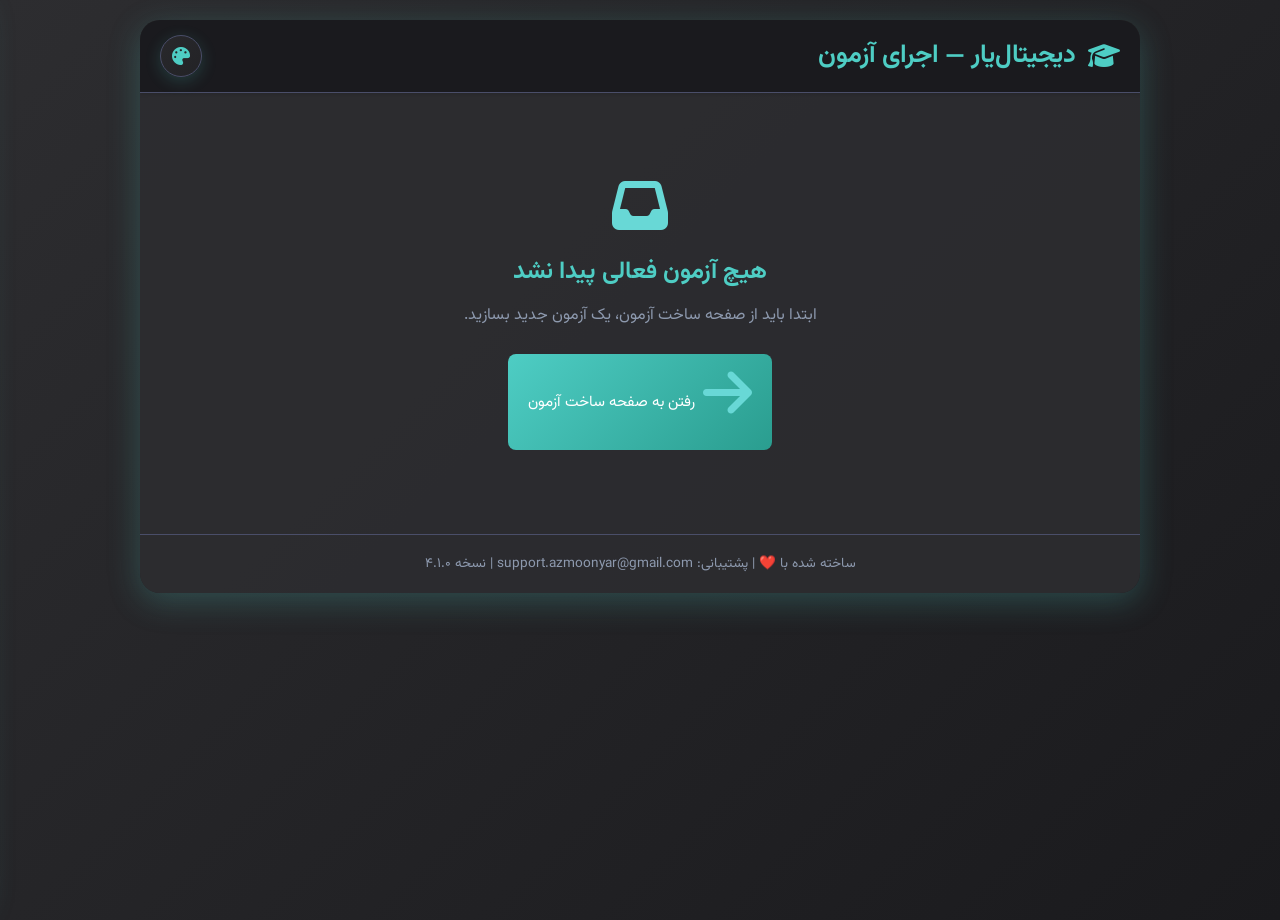
<file: app/src/main/assets/Book_Yar/exam.html>
<!DOCTYPE html>
<html lang="fa" dir="rtl">
  <head>
    <meta charset="UTF-8" />
    <meta name="viewport" content="width=device-width, initial-scale=1.0" />
    <link rel="stylesheet" href="../libs/theme.css" />
    <script src="../libs/theme.js"></script>
    <title>دیجیتال‌یار - اجرای آزمون</title>
    <link rel="stylesheet" href="../libs/vazirmatn/Vazirmatn-font-face.css" />
    <link rel="stylesheet" href="../libs/fontawesome/css/all.min.css" />
    <style>
      * {
        box-sizing: border-box;
        margin: 0;
        padding: 0;
        font-family: var(--font-family);
      }
      body {
        background: var(--gradient-water);
        color: var(--text-color);
        line-height: 1.6;
        transition: var(--transition);
        min-height: 100vh;
      }
      .container {
        max-width: 1000px;
        margin: 20px auto;
        background: var(--card-bg);
        border-radius: var(--border-radius-lg);
        box-shadow: var(--shadow);
        overflow: hidden;
      }
      .header {
        background: var(--header-bg);
        border-bottom: 1px solid var(--border-color);
        box-shadow: var(--shadow-light);
        padding: 15px 20px;
        display: flex;
        justify-content: space-between;
        align-items: center;
        flex-wrap: wrap;
        gap: 10px;
      }
      .logo {
        display: flex;
        align-items: center;
        gap: 12px;
        font-size: 1.6rem;
        font-weight: 700;
        color: var(--primary-color);
      }
      .main-content {
        padding: 24px;
      }
      .empty-state {
        text-align: center;
        padding: 60px 20px;
      }
      .empty-state i {
        font-size: 3.5rem;
        color: var(--primary-light);
        margin-bottom: 20px;
      }
      .empty-state h2 {
        color: var(--primary-color);
        margin-bottom: 12px;
      }
      .empty-state p {
        color: var(--text-muted);
        margin-bottom: 25px;
      }
      .exam-toolbar {
        display: flex;
        justify-content: space-between;
        align-items: center;
        flex-wrap: wrap;
        gap: 12px;
        background: var(--card-bg);
        border: 1px solid var(--border-color);
        border-radius: var(--border-radius);
        box-shadow: var(--shadow-light);
        padding: 14px 18px;
        margin-bottom: 18px;
      }
      .floating-timer {
        position: fixed;
        bottom: 18px;
        left: 50%;
        transform: translateX(-50%) translateY(24px);
        background: var(--card-bg);
        border: 1px solid var(--border-color);
        box-shadow: var(--shadow);
        border-radius: 999px;
        padding: 8px 20px;
        display: flex;
        align-items: center;
        gap: 8px;
        font-weight: bold;
        font-size: 1rem;
        color: var(--primary-color);
        z-index: 500;
        opacity: 0;
        pointer-events: none;
        transition: opacity 0.3s ease, transform 0.3s ease, color 0.3s ease, border-color 0.3s ease;
        cursor: pointer;
      }
      .floating-timer.show {
        opacity: 1;
        transform: translateX(-50%) translateY(0);
        pointer-events: auto;
      }
      .floating-timer.warning {
        color: var(--warning-color);
        border-color: var(--warning-color);
      }
      .floating-timer.danger {
        color: var(--danger-color);
        border-color: var(--danger-color);
        animation: pulse 1s infinite;
      }
      .floating-timer.hidden-timer span {
        filter: blur(5px);
      }
      .exam-title-wrap {
        display: flex;
        flex-direction: column;
        gap: 4px;
      }
      .exam-title {
        font-size: 1.2rem;
        font-weight: bold;
        color: var(--primary-color);
      }
      .exam-subtitle {
        font-size: 0.8rem;
        color: var(--text-muted);
      }
      .toolbar-actions {
        display: flex;
        align-items: center;
        gap: 10px;
        flex-wrap: wrap;
      }
      .timer {
        font-size: 1.5rem;
        font-weight: bold;
        padding: 8px 18px;
        border-radius: var(--border-radius);
        background: rgba(0, 105, 148, 0.1);
        color: var(--primary-color);
        min-width: 120px;
        text-align: center;
        transition: var(--transition);
      }
      .timer.warning {
        background: rgba(243, 156, 18, 0.18);
        color: var(--warning-color);
      }
      .timer.danger {
        background: rgba(231, 76, 60, 0.18);
        color: var(--danger-color);
        animation: pulse 1s infinite;
      }
      .timer.hidden-timer {
        filter: blur(6px);
      }
      .icon-btn {
        width: 42px;
        height: 42px;
        border-radius: 50%;
        border: 1px solid var(--border-color);
        background: var(--card-bg);
        color: var(--text-color);
        cursor: pointer;
        display: flex;
        align-items: center;
        justify-content: center;
        transition: var(--transition);
        font-size: 1rem;
      }
      .icon-btn:hover {
        background: rgba(0, 105, 148, 0.1);
      }
      .icon-btn.active-state {
        background: var(--gradient-primary);
        color: white;
        border-color: transparent;
      }
      .btn {
        padding: 10px 20px;
        border: none;
        border-radius: var(--border-radius-sm);
        font-size: 0.95rem;
        cursor: pointer;
        display: inline-flex;
        align-items: center;
        gap: 8px;
        transition: var(--transition);
      }
      .btn-primary {
        background: var(--gradient-primary);
        color: white;
      }
      .btn-secondary {
        background: linear-gradient(90deg, #6c757d 0%, #495057 100%);
        color: white;
      }
      .btn-success {
        background: linear-gradient(90deg, var(--success-color) 0%, #27ae60 100%);
        color: white;
      }
      .btn-outline {
        background: transparent;
        border: 1px solid var(--border-color);
        color: var(--text-color);
      }
      .btn:hover {
        transform: translateY(-2px);
        box-shadow: 0 6px 16px rgba(0, 0, 0, 0.18);
      }
      .btn:disabled {
        opacity: 0.6;
        cursor: not-allowed;
        transform: none;
      }
      .quick-stats {
        display: flex;
        gap: 10px;
        flex-wrap: wrap;
        margin-bottom: 18px;
      }
      .quick-stat {
        flex: 1;
        min-width: 110px;
        background: var(--card-bg);
        border: 1px solid var(--border-color);
        border-radius: var(--border-radius);
        padding: 10px 14px;
        text-align: center;
        box-shadow: var(--shadow-light);
      }
      .quick-stat .num {
        font-size: 1.3rem;
        font-weight: bold;
        color: var(--primary-color);
      }
      .quick-stat .label {
        font-size: 0.78rem;
        color: var(--text-muted);
      }
      .filters {
        display: flex;
        gap: 10px;
        margin-bottom: 18px;
        flex-wrap: wrap;
      }
      .filter-btn {
        padding: 8px 16px;
        border: 1px solid var(--border-color);
        border-radius: var(--border-radius-sm);
        background: var(--card-bg);
        color: var(--text-color);
        cursor: pointer;
        transition: var(--transition);
        font-size: 0.9rem;
      }
      .filter-btn.active {
        background: var(--primary-color);
        color: white;
        border-color: var(--primary-color);
      }
      .mini-progress {
        display: flex;
        gap: 6px;
        flex-wrap: wrap;
        justify-content: center;
        margin-bottom: 20px;
      }
      .mini-item {
        width: 32px;
        height: 32px;
        border-radius: 50%;
        display: flex;
        align-items: center;
        justify-content: center;
        background: var(--border-color);
        color: var(--text-muted);
        font-weight: bold;
        font-size: 0.85rem;
        cursor: pointer;
        transition: var(--transition);
        position: relative;
      }
      .mini-item.answered {
        background: var(--success-color);
        color: white;
      }
      .mini-item.marked::after {
        content: "";
        position: absolute;
        top: -3px;
        left: -3px;
        width: 10px;
        height: 10px;
        border-radius: 50%;
        background: var(--mark-dot-color, var(--warning-color));
        border: 2px solid var(--card-bg);
      }
      .mini-item.current {
        box-shadow: 0 0 0 3px var(--primary-light);
        transform: scale(1.08);
      }
      .questions-container {
        display: grid;
        grid-template-columns: 1fr;
        gap: 20px;
        margin-bottom: 25px;
      }
      .question-card {
        border: 1px solid var(--border-color);
        border-radius: var(--border-radius);
        padding: 16px;
        background: var(--card-bg);
        box-shadow: var(--shadow-light);
        transition: var(--transition);
        scroll-margin-top: 100px;
      }
      .question-card.hidden-by-filter {
        display: none;
      }
      .question-head {
        display: flex;
        justify-content: space-between;
        align-items: center;
        margin-bottom: 10px;
      }
      .question-number {
        font-weight: bold;
        color: var(--primary-color);
        font-size: 1.05rem;
      }
      .mark-buttons {
        display: flex;
        align-items: center;
        gap: 6px;
      }
      .mark-btn {
        width: 32px;
        height: 32px;
        border: 1px solid var(--border-color);
        background: transparent;
        color: var(--text-muted);
        border-radius: var(--border-radius-sm);
        cursor: pointer;
        display: flex;
        align-items: center;
        justify-content: center;
        transition: var(--transition);
      }
      .mark-btn:hover {
        background: rgba(0, 105, 148, 0.08);
      }
      .mark-shape {
        display: inline-block;
      }
      .mark-shape.circle {
        width: 14px;
        height: 14px;
        border-radius: 50%;
        border: 2.5px solid currentColor;
      }
      .mark-shape.square {
        width: 13px;
        height: 13px;
        border: 2.5px solid currentColor;
      }
      .mark-shape.triangle {
        width: 0;
        height: 0;
        border-left: 7px solid transparent;
        border-right: 7px solid transparent;
        border-bottom: 12px solid currentColor;
      }
      .mark-btn.active[data-mark="circle"] {
        color: var(--success-color);
        background: rgba(46, 204, 113, 0.15);
        border-color: var(--success-color);
      }
      .mark-btn.active[data-mark="triangle"] {
        color: var(--warning-color);
        background: rgba(243, 156, 18, 0.15);
        border-color: var(--warning-color);
      }
      .mark-btn.active[data-mark="square"] {
        color: var(--danger-color);
        background: rgba(231, 76, 60, 0.15);
        border-color: var(--danger-color);
      }
      .question-image-wrap {
        position: relative;
        margin-bottom: 14px;
        overflow: hidden;
        border-radius: var(--border-radius-sm);
        box-shadow: var(--shadow-light);
        isolation: isolate;
        --hz-scale: 1.9;
      }
      .question-image {
        width: 100%;
        display: block;
        cursor: default;
      }
      /* زوم نرم: وقتی موس روی تصویر سوال می‌رود، تصویر آرام بزرگ می‌شود و نقطه‌ی زوم دنبال موس حرکت می‌کند */
      .hz-wrap img {
        transform-origin: var(--hz-x, 50%) var(--hz-y, 50%);
        transition: transform 0.55s cubic-bezier(0.22, 0.61, 0.36, 1);
        will-change: transform;
      }
      .hz-wrap.hz-on img {
        transform: scale(var(--hz-scale, 1.9));
      }
      @media (prefers-reduced-motion: reduce) {
        .hz-wrap img {
          transition-duration: 0.01s;
        }
      }
      .zoom-img-wrap {
        position: relative;
        overflow: hidden;
        margin-bottom: 12px;
        border-radius: var(--border-radius);
        box-shadow: 0 6px 24px rgba(0, 0, 0, 0.5);
        line-height: 0;
        isolation: isolate;
        --hz-scale: 2.2;
      }
      /* دکمه‌ی ذخیره‌ی سوال (بالا، سمت چپ) برای عیب‌یابی؛ هم‌اندازه‌ی دکمه‌های علامت‌گذاری */
      .save-q-btn {
        height: 32px;
        padding: 0 10px;
        gap: 6px;
        flex-shrink: 0;
        font-family: inherit;
        white-space: nowrap;
        border: 1px solid var(--border-color);
        background: transparent;
        color: var(--text-muted);
        border-radius: var(--border-radius-sm);
        cursor: pointer;
        display: flex;
        align-items: center;
        justify-content: center;
        font-size: 0.85rem;
        transition: var(--transition);
      }
      .save-q-btn i {
        font-size: 0.95rem;
      }
      .save-q-btn:hover {
        background: rgba(255, 193, 7, 0.14);
        border-color: #f2b705;
        color: #d79b00;
      }
      .save-q-btn.saved,
      .save-q-btn.saved:hover {
        background: #ffc933;
        border-color: #f2b705;
        color: #3d2f00;
      }
      .zoom-panel .save-q-btn {
        height: 28px;
        padding: 0 9px;
        font-size: 0.8rem;
        border-color: rgba(255, 255, 255, 0.35);
        color: rgba(255, 255, 255, 0.85);
        background: rgba(255, 255, 255, 0.06);
      }
      .zoom-panel .save-q-btn:hover {
        background: rgba(255, 201, 51, 0.22);
        border-color: #ffc933;
        color: #ffc933;
      }
      .zoom-panel .save-q-btn.saved,
      .zoom-panel .save-q-btn.saved:hover {
        background: #ffc933;
        border-color: #f2b705;
        color: #3d2f00;
      }
      .options-container {
        display: grid;
        grid-template-columns: repeat(auto-fit, minmax(70px, 1fr));
        gap: 10px;
      }
      .option-item.prev-correct { outline: 2px dashed var(--success-color); outline-offset: 2px; }
      .option-item.prev-wrong { outline: 2px dashed var(--danger-color); outline-offset: 2px; }
      .prev-answer-banner { margin-top: 10px; padding: 8px 12px; border-radius: var(--border-radius-sm); font-size: 13px; font-weight: bold; display: flex; align-items: center; gap: 8px; flex-wrap: wrap; background: rgba(243, 156, 18, 0.14); color: #d68910; }
      .prev-answer-banner.correct { background: rgba(46, 204, 113, 0.12); color: var(--success-color); }
      .prev-answer-banner.incorrect { background: rgba(231, 76, 60, 0.12); color: var(--danger-color); }
      .option-item {
        display: flex;
        align-items: center;
        justify-content: center;
        padding: 12px;
        border: 1px solid var(--border-color);
        border-radius: var(--border-radius-sm);
        cursor: pointer;
        transition: var(--transition);
        font-weight: bold;
      }
      .option-item:hover {
        background: rgba(0, 105, 148, 0.1);
      }
      .option-item.selected {
        background: rgba(46, 204, 113, 0.2);
        border-color: var(--success-color);
        color: var(--success-color);
      }
      .option-item.locked {
        cursor: default;
      }
      .option-item.correct-answer {
        background: rgba(46, 204, 113, 0.28);
        border-color: var(--success-color);
        color: var(--success-color);
        font-weight: 900;
      }
      .option-item.wrong-answer {
        background: rgba(231, 76, 60, 0.22);
        border-color: var(--danger-color);
        color: var(--danger-color);
      }
      .instant-feedback-banner {
        margin-top: 12px;
        padding: 10px 14px;
        border-radius: var(--border-radius-sm);
        font-size: 14px;
        font-weight: bold;
        display: flex;
        align-items: center;
        gap: 8px;
      }
      .instant-feedback-banner.correct {
        background: rgba(46, 204, 113, 0.15);
        color: var(--success-color);
      }
      .instant-feedback-banner.incorrect {
        background: rgba(231, 76, 60, 0.15);
        color: var(--danger-color);
      }
      .pagination {
        display: flex;
        justify-content: center;
        gap: 6px;
        flex-wrap: wrap;
        margin-top: 15px;
      }
      .page-btn {
        padding: 8px 14px;
        border: 1px solid var(--border-color);
        border-radius: var(--border-radius-sm);
        background: var(--card-bg);
        color: var(--text-color);
        cursor: pointer;
        transition: var(--transition);
      }
      .page-btn.active {
        background: var(--primary-color);
        color: white;
        border-color: var(--primary-color);
      }
      .exam-actions {
        display: flex;
        justify-content: center;
        gap: 12px;
        flex-wrap: wrap;
        margin-top: 25px;
      }
      .nav-drawer {
        position: fixed;
        top: 0;
        left: -320px;
        width: 300px;
        height: 100%;
        background: var(--card-bg);
        border-left: 1px solid var(--border-color);
        box-shadow: var(--shadow);
        z-index: 900;
        transition: left 0.3s ease;
        padding: 20px;
        overflow-y: auto;
      }
      .nav-drawer.open {
        left: 0;
      }
      .nav-drawer h3 {
        color: var(--primary-color);
        margin-bottom: 15px;
        display: flex;
        justify-content: space-between;
        align-items: center;
      }
      .nav-drawer-legend {
        display: flex;
        gap: 12px;
        flex-wrap: wrap;
        margin-bottom: 15px;
        font-size: 0.78rem;
        color: var(--text-muted);
      }
      .nav-drawer-legend span {
        display: flex;
        align-items: center;
        gap: 5px;
      }
      .legend-dot {
        width: 12px;
        height: 12px;
        border-radius: 50%;
        display: inline-block;
      }
      .nav-grid {
        display: grid;
        grid-template-columns: repeat(5, 1fr);
        gap: 8px;
      }
      .nav-chip {
        min-height: 36px;
        aspect-ratio: 1;
        border-radius: 8px;
        background: var(--border-color);
        color: var(--text-muted);
        display: flex;
        align-items: center;
        justify-content: center;
        font-weight: bold;
        font-size: 0.85rem;
        cursor: pointer;
        transition: var(--transition);
        position: relative;
      }
      .nav-chip.answered {
        background: var(--success-color);
        color: white;
      }
      .nav-chip.marked::after {
        content: "";
        position: absolute;
        top: -3px;
        left: -3px;
        width: 9px;
        height: 9px;
        border-radius: 50%;
        background: var(--mark-dot-color, var(--warning-color));
        border: 2px solid var(--card-bg);
      }
      .nav-overlay {
        display: none;
        position: fixed;
        top: 0; right: 0; bottom: 0; left: 0;
        background: rgba(0, 0, 0, 0.4);
        z-index: 890;
      }
      .nav-overlay.open {
        display: block;
      }
      .modal {
        display: none;
        position: fixed;
        top: 0; right: 0; bottom: 0; left: 0;
        background: rgba(0, 0, 0, 0.7);
        z-index: 1000;
        justify-content: center;
        align-items: center;
        backdrop-filter: blur(5px);
        padding: 20px;
      }
      .modal.active {
        display: flex;
        animation: fadeIn 0.25s ease;
      }
      .modal-content {
        background: var(--card-bg);
        border-radius: var(--border-radius-lg);
        padding: 28px;
        max-width: 480px;
        width: 100%;
        text-align: center;
        box-shadow: var(--shadow);
      }
      .modal-content h3 {
        color: var(--primary-color);
        margin-bottom: 12px;
      }
      .modal-content p {
        color: var(--text-muted);
        margin-bottom: 10px;
      }
      .modal-buttons {
        display: flex;
        justify-content: center;
        gap: 12px;
        margin-top: 20px;
        flex-wrap: wrap;
      }
      .review-summary {
        display: flex;
        gap: 10px;
        justify-content: center;
        margin: 15px 0;
        flex-wrap: wrap;
      }
      .review-chip-list {
        display: flex;
        flex-wrap: wrap;
        gap: 6px;
        justify-content: center;
        max-height: 120px;
        overflow-y: auto;
        margin-bottom: 10px;
      }
      .review-chip {
        width: 30px;
        height: 30px;
        border-radius: 6px;
        background: var(--danger-color);
        color: white;
        display: flex;
        align-items: center;
        justify-content: center;
        font-size: 0.8rem;
        cursor: pointer;
      }
      .not-started-note { display: none; text-align: center; padding: 28px 20px; color: var(--text-muted); }
      .not-started-note i { font-size: 2.5rem; margin-bottom: 12px; color: var(--primary-color); }
      #exam-app.not-started .not-started-note { display: block; }
      #exam-app.not-started .quick-stats,
      #exam-app.not-started .filters,
      #exam-app.not-started .mini-progress,
      #exam-app.not-started .pagination,
      #exam-app.not-started #prev-answers-btn,
      #exam-app.not-started #auto-next-btn,
      #exam-app.not-started .exam-actions { display: none !important; }
      #exam-app.not-started .questions-container {
        filter: blur(14px);
        pointer-events: none;
        user-select: none;
        -webkit-user-select: none;
      }
      .not-started-note { position: relative; z-index: 2; }
      .result-booklets { margin-top: 24px; text-align: center; }
      .result-booklets h3 { color: var(--primary-color); margin-bottom: 12px; font-size: 1.1rem; }
      .booklet-table-scroll { overflow-x: auto; max-width: 100%; }
      .booklet-table { width: 100%; border-collapse: collapse; font-size: 0.95rem; }
      .booklet-table th, .booklet-table td { padding: 8px 10px; border: 1px solid var(--border-color); white-space: nowrap; }
      .booklet-table th { background: var(--water-dark); color: var(--text-color); }
      .result-screen {
        display: none;
        text-align: center;
      }
      .result-screen.active {
        display: block;
      }
      .result-container {
        background: var(--card-bg);
        border-radius: var(--border-radius);
        padding: 30px;
        margin-bottom: 25px;
        border: 1px solid var(--border-color);
        box-shadow: var(--shadow-light);
      }
      .result-score {
        font-size: 3rem;
        font-weight: bold;
        color: var(--primary-color);
        margin: 15px 0;
      }
      .result-details {
        display: grid;
        grid-template-columns: repeat(auto-fit, minmax(180px, 1fr));
        gap: 18px;
        margin-top: 25px;
      }
      .result-detail-card {
        background: rgba(0, 105, 148, 0.06);
        border-radius: var(--border-radius);
        padding: 18px;
      }
      .result-detail-card h4 {
        color: var(--primary-color);
        margin-bottom: 8px;
        font-size: 0.9rem;
      }
      .result-detail-card p {
        font-size: 1.4rem;
        font-weight: bold;
        color: var(--text-color);
        margin: 0;
      }
      .image-zoom-modal {
        position: fixed;
        top: 0; right: 0; bottom: 0; left: 0;
        background: rgba(0, 0, 0, 0.95);
        z-index: 1100;
        display: flex;
        justify-content: center;
        align-items: center;
        opacity: 0;
        visibility: hidden;
        transition: opacity 0.3s ease, visibility 0.3s ease;
        cursor: default;
      }
      .image-zoom-modal.active {
        opacity: 1;
        visibility: visible;
      }
      .zoomed-image {
        max-width: 92%;
        max-height: 90vh;
        object-fit: contain;
        border-radius: var(--border-radius);
        box-shadow: 0 10px 40px rgba(0, 0, 0, 0.5);
      }
      .zoom-panel {
        display: flex;
        flex-direction: column;
        width: 94%;
        max-width: 900px;
        max-height: 95vh;
        overflow-y: auto;
        cursor: default;
      }
      .zoom-panel .question-head {
        margin-bottom: 10px;
      }
      .zoom-panel .question-number {
        color: #fff;
        font-size: 0.95rem;
      }
      .zoom-panel .mark-buttons {
        gap: 6px;
      }
      .zoom-panel .mark-btn {
        width: 26px;
        height: 26px;
        border-color: rgba(255, 255, 255, 0.35);
        color: rgba(255, 255, 255, 0.8);
        background: rgba(255, 255, 255, 0.06);
      }
      .zoom-panel .mark-btn:hover {
        background: rgba(255, 255, 255, 0.16);
      }
      .zoom-panel .zoomed-image {
        width: 100%;
        max-width: 100%;
        max-height: 70vh;
        margin: 0;
        border-radius: 0;
        box-shadow: none;
        display: block;
      }
      .zoom-panel .options-container {
        grid-template-columns: repeat(auto-fit, minmax(56px, 1fr));
        gap: 8px;
        margin-bottom: 6px;
      }
      .zoom-panel .option-item {
        padding: 9px;
        font-size: 0.9rem;
        background: rgba(0, 0, 0, 0.55);
        border: 1px solid rgba(255, 255, 255, 0.35);
        color: #fff;
      }
      .zoom-panel .option-item:hover {
        background: rgba(255, 255, 255, 0.15);
      }
      .zoom-panel .option-item.selected {
        background: rgba(46, 204, 113, 0.28);
        border-color: var(--success-color);
        color: #fff;
      }
      .zoom-panel .option-item.correct-answer {
        background: rgba(46, 204, 113, 0.35);
        border-color: var(--success-color);
        color: #fff;
      }
      .zoom-panel .option-item.wrong-answer {
        background: rgba(231, 76, 60, 0.35);
        border-color: var(--danger-color);
        color: #fff;
      }
      .notification {
        position: fixed;
        bottom: 24px;
        left: 24px;
        z-index: 1200;
        display: flex;
        align-items: center;
        gap: 10px;
        min-width: 260px;
        max-width: 360px;
        padding: 14px 18px;
        border-radius: var(--border-radius);
        background: var(--card-bg);
        color: var(--text-color);
        box-shadow: var(--shadow);
        border-right: 4px solid var(--primary-color);
        transform: translateY(20px);
        opacity: 0;
        transition: transform 0.35s ease, opacity 0.35s ease;
      }
      .notification.show {
        transform: translateY(0);
        opacity: 1;
      }
      .notification.success { border-right-color: var(--success-color); }
      .notification.error { border-right-color: var(--danger-color); }
      .notification.info { border-right-color: var(--secondary-color); }
      .notification.success i { color: var(--success-color); }
      .notification.error i { color: var(--danger-color); }
      .notification.info i { color: var(--secondary-color); }
      .footer {
        text-align: center;
        padding: 18px;
        color: var(--text-muted);
        border-top: 1px solid var(--border-color);
        font-size: 0.85rem;
      }
      body.modal-open {
        overflow: hidden;
      }
      @keyframes fadeIn {
        from { opacity: 0; }
        to { opacity: 1; }
      }
      @keyframes pulse {
        0% { transform: scale(1); }
        50% { transform: scale(1.04); }
        100% { transform: scale(1); }
      }
      @media (max-width: 640px) {
.exam-toolbar { flex-direction: column; align-items: stretch; }
.toolbar-actions { justify-content: space-between; }
.nav-drawer { width: 85%; left: -100%; }
.nav-grid { grid-template-columns: repeat(4, 1fr); }
}
    </style>
  
<style id="lite-mode-css">
  *, *::before, *::after {
    animation: none !important;
    transition: none !important;
    backdrop-filter: none !important;
    -webkit-backdrop-filter: none !important;
    text-shadow: none !important;
    scroll-behavior: auto !important;
  }
  .background-effects, .bubble, .bubble-small, .particle, .wave, .confetti {
    display: none !important;
  }
  .card, [class*="card"], [class*="modal"], [class*="panel"], header, .header {
    box-shadow: 0 1px 4px rgba(0,0,0,.15) !important;
  }
  body { background-attachment: scroll !important; }
</style>

    <style>
      /* لمسی: جلوگیری از رفرش ناخواسته با کشیدن صفحه حین آزمون */
      html, body { overscroll-behavior-y: contain; }
    </style>
    <script>
      /* تبلت/موبایل: تا وقتی صفحه‌ی آزمون باز است، صفحه خاموش نشود */
      (function () {
        var lock = null;
        async function acquire() {
          try {
            if ("wakeLock" in navigator && document.visibilityState === "visible" && !lock) {
              lock = await navigator.wakeLock.request("screen");
              lock.addEventListener("release", function () { lock = null; });
            }
          } catch (e) { /* پشتیبانی نشد؛ بی‌اهمیت */ }
        }
        document.addEventListener("visibilitychange", acquire);
        document.addEventListener("pointerdown", acquire, { passive: true });
        acquire();
      })();
    </script>
  </head>
  <body>
    <div class="container">
      <div class="header">
        <div class="logo">
          <i class="fas fa-graduation-cap"></i>
          <span>دیجیتال‌یار — اجرای آزمون</span>
        </div>
        <div class="theme-picker"></div>
      </div>

      <div class="main-content">
        <!-- حالتی که هیچ آزمونی ساخته نشده -->
        <div class="empty-state" id="empty-state">
          <i class="fas fa-inbox"></i>
          <h2>هیچ آزمون فعالی پیدا نشد</h2>
          <p>ابتدا باید از صفحه ساخت آزمون، یک آزمون جدید بسازید.</p>
          <button class="btn btn-primary" onclick="window.location.href='Book-YAR.html'">
            <i class="fas fa-arrow-right"></i> رفتن به صفحه ساخت آزمون
          </button>
        </div>

        <!-- حالتی که از بوک‌یار باز شده و منتظر دریافت اطلاعات آزمون هستیم -->
        <div class="empty-state" id="waiting-state" style="display: none">
          <i class="fas fa-spinner fa-spin"></i>
          <h2>در حال دریافت آزمون از بوک‌یار...</h2>
          <p>چند لحظه صبر کنید. اگر این پیام طولانی شد، این پنجره را ببندید و دوباره از بوک‌یار امتحان کنید.</p>
        </div>

        <!-- برنامه اصلی آزمون -->
        <div id="exam-app" class="not-started" style="display:none;">
          <div class="exam-toolbar">
            <div class="exam-title-wrap">
              <div class="exam-title" id="exam-name">آزمون دستی</div>
              <div class="exam-subtitle" id="exam-subtitle">۰ سوال</div>
            </div>
            <div class="toolbar-actions">
              <div class="timer" id="exam-timer">00:00:00</div>
              <button class="icon-btn" id="hide-timer-btn" onclick="toggleTimerVisibility()" title="مخفی/نمایش تایمر">
                <i class="fas fa-eye-slash"></i>
              </button>
              <button class="icon-btn" id="prev-answers-btn" onclick="togglePrevAnswers()" title="نمایش/مخفی‌کردن پاسخ‌های قبلی من" style="display:none">
                <i class="fas fa-clock-rotate-left"></i>
              </button>
              <button class="icon-btn" id="auto-next-btn" onclick="toggleAutoNext()" title="بعد از پاسخ در حالت زوم، خودکار برو سوال بعد">
                <i class="fas fa-forward"></i>
              </button>
              <button class="icon-btn" onclick="openNavigator()" title="نمای کلی سوالات">
                <i class="fas fa-th"></i>
              </button>
              <button class="btn btn-secondary" id="next-booklet-btn" onclick="askNextBooklet(false)" style="display:none" title="پایان این دفترچه و رفتن به دفترچه بعدی">
                <i class="fas fa-angles-left"></i> دفترچه بعدی
              </button>
              <button class="btn btn-primary" id="start-exam-btn" onclick="startExam()">
                <i class="fas fa-play"></i> شروع آزمون
              </button>
            </div>
          </div>

          <!-- تایمر شناور: با اسکرول به پایین صفحه، جای تایمر بالا را می‌گیرد -->
          <div class="floating-timer" id="floating-timer" onclick="scrollToTop()" title="بازگشت به بالا">
            <i class="fas fa-clock"></i>
            <span id="floating-timer-value">00:00:00</span>
          </div>

          <div class="not-started-note" id="not-started-note">
            <i class="fas fa-eye-slash"></i>
            <p>سوالات تا زمانی که دکمه «شروع آزمون» را نزنید تار هستند و قابل خواندن نیستند.</p>
          </div>

          <div class="quick-stats">
            <div class="quick-stat">
              <div class="num" id="stat-answered">0</div>
              <div class="label">پاسخ داده شده</div>
            </div>
            <div class="quick-stat">
              <div class="num" id="stat-unanswered">0</div>
              <div class="label">بی‌پاسخ</div>
            </div>
            <div class="quick-stat" style="display:none">
              <div class="num" id="stat-flagged">0</div>
              <div class="label">علامت‌گذاری شده</div>
            </div>
          </div>

          <div class="filters">
            <button class="filter-btn active" data-filter="all" onclick="filterQuestions('all', this)">همه سوالات</button>
            <button class="filter-btn" data-filter="not-answered" onclick="filterQuestions('not-answered', this)">پاسخ داده نشده</button>
            <button class="filter-btn" data-filter="answered" onclick="filterQuestions('answered', this)">پاسخ داده شده</button>
          </div>

          <div class="mini-progress" id="mini-progress"></div>

          <div class="questions-container" id="questions-container"></div>

          <div class="pagination" id="pagination"></div>

          <div class="exam-actions">
            <button class="btn btn-success" id="finish-exam-btn" onclick="confirmFinishExam()">
              <i class="fas fa-flag-checkered"></i> پایان آزمون
            </button>
            <button class="btn btn-primary" id="next-topic-btn" onclick="goNextTopic()" style="display:none">
              <i class="fas fa-arrow-left"></i> <span id="next-topic-label">مبحث بعدی</span>
            </button>
            <button class="btn btn-secondary" onclick="goBackToBuilder()">
              <i class="fas fa-arrow-right"></i> بازگشت به صفحه ساخت آزمون
            </button>
          </div>
        </div>

      </div>

      <div class="footer">
        <p>ساخته شده با ❤️ | پشتیبانی: support.azmoonyar@gmail.com | نسخه ۴.۱.۰</p>
      </div>
    </div>

    <!-- درایور ناوبری سوالات -->
    <div class="nav-overlay" id="nav-overlay" onclick="closeNavigator()"></div>
    <div class="nav-drawer" id="nav-drawer">
      <h3>
        نمای کلی سوالات
        <button class="icon-btn" onclick="closeNavigator()"><i class="fas fa-times"></i></button>
      </h3>
      <div class="nav-drawer-legend">
        <span><span class="legend-dot" style="background:var(--success-color)"></span> پاسخ داده شده</span>
        <span><span class="legend-dot" style="background:var(--border-color)"></span> بی‌پاسخ</span>
      </div>
      <div class="nav-grid" id="nav-grid"></div>
    </div>

    <!-- مودال تایید پایان آزمون -->
    <div class="modal" id="finishModal">
      <div class="modal-content">
        <h3><i class="fas fa-flag-checkered"></i> پایان آزمون</h3>
        <p>خلاصه وضعیت پاسخ‌های شما:</p>
        <div class="review-summary">
          <div class="quick-stat"><div class="num" id="review-answered">0</div><div class="label">پاسخ داده شده</div></div>
          <div class="quick-stat"><div class="num" id="review-unanswered">0</div><div class="label">بی‌پاسخ</div></div>
          <div class="quick-stat" style="display:none"><div class="num" id="review-flagged">0</div><div class="label">علامت‌گذاری شده</div></div>
        </div>
        <div id="review-unanswered-wrap" style="display:none;">
          <p style="margin-bottom:8px;">سوالات بی‌پاسخ (برای پرش کلیک کنید):</p>
          <div class="review-chip-list" id="review-chip-list"></div>
        </div>
        <div class="modal-buttons">
          <button class="btn btn-primary" onclick="finishExam()">بله، پایان آزمون</button>
          <button class="btn btn-secondary" onclick="closeModal('finishModal')">خیر، ادامه آزمون</button>
        </div>
      </div>
    </div>

    <!-- مودال پایان دفترچه / رفتن به دفترچه بعدی -->
    <div class="modal" id="bookletModal">
      <div class="modal-content">
        <h3><i class="fas fa-file-lines"></i> <span id="booklet-modal-title">پایان دفترچه</span></h3>
        <p id="booklet-modal-text"></p>
        <div class="modal-buttons" id="booklet-modal-buttons">
          <button class="btn btn-primary" onclick="goNextBooklet()">رفتن به دفترچه بعدی</button>
          <button class="btn btn-secondary" id="booklet-modal-stay" onclick="closeModal('bookletModal')">ماندن در این دفترچه</button>
        </div>
      </div>
    </div>

    <!-- مودال زمان پایان یافته -->
    <div class="modal" id="timeoutModal">
      <div class="modal-content">
        <h3><i class="fas fa-hourglass-end"></i> زمان شما به پایان رسید</h3>
        <p>آیا می‌خواهید آزمون را ادامه دهید یا به پایان برسانید؟</p>
        <div class="modal-buttons">
          <button class="btn btn-primary" onclick="continueExam()">ادامه آزمون</button>
          <button class="btn btn-secondary" onclick="finishExam()">پایان آزمون</button>
        </div>
      </div>
    </div>

    <script>
      // ================== بارگذاری جلسه آزمون ==================
      // اگر این صفحه توسط بوک‌یار با window.open باز شده باشد (window.opener موجود
      // است)، اطلاعات آزمون به‌جای localStorage مشترک (که بین دو فایل جدا روی
      // file:// کار نمی‌کند) از طریق postMessage از پنجره‌ی بوک‌یار دریافت می‌شود.
      const SESSION_KEY = "dy_examSession";
      // پل ارتباط با بوک‌یار: یا پنجره‌ی بازکننده (window.opener، روش قدیمی)، یا صفحه‌ی والد
      // وقتی آزمون داخل لایه‌ی iframe خودِ بوک‌یار اجرا می‌شود (روش جدید؛ روی تبلت/PWA کار می‌کند).
      const BY_BRIDGE = (function () {
        try { if (window.opener && window.opener !== window) return window.opener; } catch (e) { /* بی‌اهمیت */ }
        try { if (window.parent && window.parent !== window) return window.parent; } catch (e) { /* بی‌اهمیت */ }
        return null;
      })();
      const BY_FRAMED = (function () { try { return window.parent !== window && !window.opener; } catch (e) { return false; } })();
      const openedFromBookYar = !!BY_BRIDGE;

      let session = null;
      let PROGRESS_KEY = null;

      if (!openedFromBookYar) {
        const rawSession = localStorage.getItem(SESSION_KEY);
        if (rawSession) {
          try {
            session = JSON.parse(rawSession);
            PROGRESS_KEY = `dy_examProgress_${session.id}`;
          } catch (e) {
            session = null;
          }
        }
      }

      let examState = {
        answers: {},
        marks: {},
        currentPage: 1,
        // روی تبلت‌های کوچک اندروید (رم کم) هر صفحه ۵ سوال نشان داده می‌شود تا تصاویر کمتری هم‌زمان در رم باشند
        questionsPerPage: /Android/i.test(navigator.userAgent) && Math.min(screen.width, screen.height) <= 800 ? 5 : 10,
        currentFilter: "all",
        timeRemaining: session ? session.timeLimitSeconds : 0,
        examStarted: false,
        timerInterval: null,
        timerHidden: false,
        muted: false,
        autoNextInZoom: false,
        showPrevious: false,
        warned15: false,
        warned5: false,
        warned1: false,
        nextNotified: false,
        finished: false,
        bookletIdx: 0, // دفترچه‌ی فعلی (فقط وقتی آزمون چند دفترچه‌ای است)
        bookletSpent: 0, // ثانیه‌های مصرف‌شده در دفترچه‌های تمام‌شده
        bookletTimes: [], // ثانیه‌ی مصرف‌شده‌ی هر دفترچه‌ی تمام‌شده
      };

      // وقتی پنجره‌ی آزمون با جلسه‌ی تازه‌ای (مثلاً «مبحث بعدی») دوباره پر می‌شود،
      // وضعیت قبلی کامل پاک می‌شود
      function resetForNewSession() {
        if (examState.timerInterval) clearInterval(examState.timerInterval);
        if (typeof bookletAutoTimer !== "undefined" && bookletAutoTimer) {
          clearTimeout(bookletAutoTimer);
          bookletAutoTimer = null;
        }
        document.querySelectorAll(".image-zoom-modal").forEach((m) => m.remove());
        ["finishModal", "timeoutModal", "bookletModal"].forEach((id) => {
          const el = document.getElementById(id);
          if (el) el.classList.remove("active");
        });
        document.body.classList.remove("modal-open");
        Object.assign(examState, {
          answers: {},
          marks: {},
          currentPage: 1,
          currentFilter: "all",
          examStarted: false,
          timerInterval: null,
          warned15: false,
          warned5: false,
          warned1: false,
          nextNotified: false,
          finished: false,
          bookletIdx: 0,
          bookletSpent: 0,
          bookletTimes: [],
        });
        const startBtn = document.getElementById("start-exam-btn");
        if (startBtn) startBtn.style.display = "";
        document.querySelectorAll(".filter-btn").forEach((b) => b.classList.toggle("active", b.dataset.filter === "all"));
        const nb = document.getElementById("next-topic-btn");
        if (nb) nb.disabled = false;
        window.scrollTo({ top: 0 });
      }

      function activateSession(newSession) {
        // ارسال تکراری همان جلسه را نادیده می‌گیریم
        if (session && newSession && newSession.createdAt && session.createdAt === newSession.createdAt) return;
        if (session) resetForNewSession();
        session = newSession;
        PROGRESS_KEY = `dy_examProgress_${session.id}`;
        examState.timeRemaining = session.timeLimitSeconds || 0;
        try {
          localStorage.setItem(SESSION_KEY, JSON.stringify(session));
        } catch (e) {
          /* اگر حجم زیاد بود و ذخیره محلی ناموفق شد، آزمون همچنان از حافظه اجرا می‌شود */
        }
        document.getElementById("empty-state").style.display = "none";
        document.getElementById("waiting-state").style.display = "none";
        document.getElementById("exam-app").style.display = "block";
        initExam();
        querySavedState();
      }

      if (openedFromBookYar) {
        document.getElementById("empty-state").style.display = "none";
        document.getElementById("waiting-state").style.display = "";

        window.addEventListener("message", function (e) {
          const data = e.data;
          if (data && data.type === "dy_nextTopicFailed") {
            const nb = document.getElementById("next-topic-btn");
            if (nb) nb.disabled = false;
            updateNextTopicBtn();
            showNotification("مبحث بعدی سوالی ندارد یا بارگذاری‌اش ناموفق بود.", "error");
            return;
          }
          if (data && data.type === "dy_examSession" && data.session) {
            activateSession(data.session);
            try {
              BY_BRIDGE.postMessage({ type: "examSessionReceived" }, "*");
            } catch (err) {
              /* بی‌اهمیت */
            }
          }
        });

        // به بوک‌یار اعلام می‌کنیم آماده‌ی دریافت داده هستیم (چند بار برای اطمینان)
        const pingReady = function () {
          try {
            BY_BRIDGE.postMessage({ type: "examReady" }, "*");
          } catch (err) {
            /* بی‌اهمیت */
          }
        };
        pingReady();
        setTimeout(pingReady, 300);
        setTimeout(pingReady, 900);
        setTimeout(pingReady, 2000);

        // اگر بعد از مدتی هیچ داده‌ای نرسید، حالت خالی نمایش داده می‌شود
        setTimeout(function () {
          if (!session) {
            document.getElementById("waiting-state").style.display = "none";
            document.getElementById("empty-state").style.display = "";
          }
        }, 12000);
      } else if (session) {
        document.getElementById("empty-state").style.display = "none";
        document.getElementById("exam-app").style.display = "block";
      }

      window.addEventListener("DOMContentLoaded", function () {

        if (session) {
          initExam();
        }
      });

      // ================== مقداردهی اولیه آزمون ==================
      function initExam() {
        document.getElementById("exam-name").textContent = session.examName || "آزمون دستی";
        document.getElementById("exam-subtitle").textContent = `${session.questions.length} سوال`;

        examState.showPrevious = !!session.showPrevious;
        examState.bookletIdx = 0;
        examState.bookletSpent = 0;
        examState.bookletTimes = [];
        examState.timeRemaining = currentLimitSeconds();
        restoreProgress();
        if (examState.finished) {
          // آزمون قبلاً تمام شده؛ مستقیم کارنامه
          localStorage.setItem("fromDigitalYar", "true");
          window.location.href = "karnameh-engine.html";
          return;
        }
        updateStartedUI();
        updateBookletUI();
        updatePrevAnswersBtn();
        renderTimerDisplay();
        renderQuestions();
        renderMiniProgress();
        createPagination();
        updateStats();

        if (examState.examStarted && !examState.finished) {
          document.getElementById("start-exam-btn").style.display = "none";
          startTimer();
          showNotification("آزمون قبلی شما بازیابی شد و ادامه پیدا کرد.", "info");
        }

        // اگر از دکمه‌ی «مبحث بعدی» آمده‌ایم، آزمون همان لحظه شروع می‌شود
        if (session.autoStart && !examState.examStarted && !examState.finished) startExam();

        if (!window.__examListenersBound) {
          window.__examListenersBound = true;
          document.addEventListener("keydown", handleKeyboard);
          window.addEventListener("beforeunload", (e) => {
            if (examState.examStarted && !examState.finished) {
              e.preventDefault();
              e.returnValue = "";
            }
          });

          window.addEventListener("scroll", handleFloatingTimerScroll, { passive: true });
        }
        handleFloatingTimerScroll();
      }

      // وقتی نوار ابزار بالا (و تایمر اصلی داخل آن) از دید خارج شود،
      // تایمر کوچک شناور در پایین صفحه ظاهر می‌شود.
      function handleFloatingTimerScroll() {
        const toolbar = document.querySelector(".exam-toolbar");
        const floating = document.getElementById("floating-timer");
        if (!toolbar || !floating) return;

        const rect = toolbar.getBoundingClientRect();
        const toolbarIsHidden = rect.bottom < 0;
        floating.classList.toggle("show", toolbarIsHidden);
      }

      function scrollToTop() {
        window.scrollTo({ top: 0, behavior: "smooth" });
      }

      // ================== نمایش پاسخ‌های قبلی (فقط تست آموزشی) ==================
      function prevAgoText(at) {
        if (!at) return "";
        const m = Math.floor((Date.now() - at) / 60000);
        if (m < 1) return "همین الان";
        if (m < 60) return m + " دقیقه پیش";
        const h = Math.floor(m / 60);
        if (h < 24) return h + " ساعت پیش";
        return Math.floor(h / 24) + " روز پیش";
      }

      function updatePrevAnswersBtn() {
        const btn = document.getElementById("prev-answers-btn");
        if (!btn) return;
        const available = !!session && !!session.instantFeedback && session.questions.some((q) => q.prev);
        btn.style.display = available ? "" : "none";
        btn.classList.toggle("active-state", !!examState.showPrevious);
      }

      function togglePrevAnswers() {
        examState.showPrevious = !examState.showPrevious;
        updatePrevAnswersBtn();
        renderQuestions();
        const zoomModal = document.querySelector(".image-zoom-modal.active");
        if (zoomModal) refreshZoomModal(parseInt(zoomModal.dataset.questionNumber, 10));
        saveProgress();
      }

      // ================== ذخیره/بازیابی پیشرفت ==================
      function saveProgress() {
        if (!PROGRESS_KEY) return;
        const data = {
          answers: examState.answers,
          marks: examState.marks,
          timeRemaining: examState.timeRemaining,
          bookletIdx: examState.bookletIdx,
          bookletSpent: examState.bookletSpent,
          bookletTimes: examState.bookletTimes,
          examStarted: examState.examStarted,
          showPrevious: examState.showPrevious,
          finished: examState.finished,
          savedAt: Date.now(),
        };
        localStorage.setItem(PROGRESS_KEY, JSON.stringify(data));
      }

      function restoreProgress() {
        if (!PROGRESS_KEY) return;
        const raw = localStorage.getItem(PROGRESS_KEY);
        if (!raw) return;
        try {
          const data = JSON.parse(raw);
          examState.answers = data.answers || {};
          examState.marks = {};
          examState.timeRemaining =
            typeof data.timeRemaining === "number" ? data.timeRemaining : examState.timeRemaining;
          if (hasBooklets() && typeof data.bookletIdx === "number") {
            examState.bookletIdx = Math.max(0, Math.min(data.bookletIdx, session.booklets.length - 1));
            examState.bookletSpent = Number(data.bookletSpent) || 0;
            examState.bookletTimes = Array.isArray(data.bookletTimes) ? data.bookletTimes : [];
          }
          examState.examStarted = !!data.examStarted;
          examState.finished = !!data.finished;
          if (typeof data.showPrevious === "boolean") examState.showPrevious = data.showPrevious;
        } catch (e) {
          console.warn("بازیابی پیشرفت آزمون ناموفق بود:", e);
        }
      }

      // ================== نمایش سوالات ==================
      function renderQuestions() {
        const container = document.getElementById("questions-container");
        container.innerHTML = "";

        const list = activeQs();
        const total = list.length;
        const startIndex = (examState.currentPage - 1) * examState.questionsPerPage;
        const endIndex = Math.min(startIndex + examState.questionsPerPage, total);

        for (let i = startIndex; i < endIndex; i++) {
          const question = list[i];
          const card = document.createElement("div");
          card.className = "question-card";
          card.id = `question-${question.number}`;

          const { markButtonsHTML, optionsHTML, feedbackHTML } = buildQuestionMarkAndOptionsHTML(question);

          card.innerHTML = `
            <div class="question-head">
              <div class="question-number">سوال ${question.number}</div>
              ${saveBtnHTML(question)}
            </div>
            <div class="question-image-wrap hz-wrap">
              <img src="${question.image}" loading="lazy" decoding="async" class="question-image" alt="سوال ${question.number}" onclick="zoomQuestionImage(${question.number})">
            </div>
            <div class="options-container">${optionsHTML}</div>
            ${feedbackHTML}
          `;

          applyFilterToCard(card, question.number);
          container.appendChild(card);
        }
        updateNextTopicBtn();
      }

      // دکمه‌ی «مبحث بعدی» (کنار «پایان آزمون»): فقط وقتی به آخر همین مبحث رسیده‌ایم و مبحث بعدی در همان درس وجود دارد
      function updateNextTopicBtn() {
        const btn = document.getElementById("next-topic-btn");
        if (!btn) return;
        const nt = session && session.nextTopic;
        let show = false;
        if (nt && examState.examStarted && !examState.finished) {
          const totalPages = Math.max(1, Math.ceil(activeQs().length / examState.questionsPerPage));
          show = examState.currentPage >= totalPages;
          const label = document.getElementById("next-topic-label");
          if (label && !btn.disabled) label.textContent = "مبحث بعدی: " + nt.title;
        }
        btn.style.display = show ? "" : "none";
      }

      function goNextTopic() {
        const nt = session && session.nextTopic;
        if (!nt) return;
        if (!(openedFromBookYar && BY_BRIDGE && !BY_BRIDGE.closed)) {
          showNotification("برای رفتن به مبحث بعدی، پنجره‌ی بوک‌یار باید باز باشد.", "error");
          return;
        }
        const unanswered = session.questions.length - Object.keys(examState.answers).length;
        if (unanswered > 0 && !confirm(unanswered + " سوال این مبحث را بی‌پاسخ گذاشته‌اید. به مبحث بعدی بروید؟")) return;
        const btn = document.getElementById("next-topic-btn");
        const label = document.getElementById("next-topic-label");
        btn.disabled = true;
        if (label) label.textContent = "در حال آماده‌سازی...";
        try {
          BY_BRIDGE.postMessage({ type: "dy_nextTopic", topicId: nt.id }, "*");
        } catch (err) {
          btn.disabled = false;
          updateNextTopicBtn();
          showNotification("ارتباط با بوک‌یار برقرار نشد.", "error");
          return;
        }
        // اگر جوابی نیامد، دکمه دوباره فعال می‌شود
        setTimeout(() => {
          if (btn.disabled) {
            btn.disabled = false;
            updateNextTopicBtn();
          }
        }, 25000);
      }

      function applyFilterToCard(card, questionNumber) {
        const filter = examState.currentFilter;
        let hide = false;
        if (filter === "not-answered" && examState.answers[questionNumber]) hide = true;
        if (filter === "answered" && !examState.answers[questionNumber]) hide = true;
        if (filter === "flagged" && !examState.marks[questionNumber]) hide = true;
        card.classList.toggle("hidden-by-filter", hide);
      }

      function filterQuestions(filter, btn) {
        examState.currentFilter = filter;
        document.querySelectorAll(".filter-btn").forEach((b) => b.classList.remove("active"));
        if (btn) btn.classList.add("active");

        document.querySelectorAll(".question-card").forEach((card) => {
          const qNum = parseInt(card.id.replace("question-", ""));
          applyFilterToCard(card, qNum);
        });
      }

      // سربرگ علامت‌گذاری + گزینه‌های یک سوال را می‌سازد (برای کارت اصلی و پنجره زوم مشترک است)
      function buildQuestionMarkAndOptionsHTML(question) {
        const activeMark = examState.marks[question.number] || null;
        const optionsCount = session.optionsCount || 4;
        const optionLetters = ["۱", "۲", "۳", "۴", "۵"];
        const instantFeedback = !!session.instantFeedback;
        const userAnswer = examState.answers[question.number] || null;
        const revealed = instantFeedback && !!userAnswer;
        const correctNum = question.correctAnswer
          ? parseInt(question.correctAnswer, 10)
          : null;
        const prev = question.prev || null;
        const showPrev = !!(instantFeedback && examState.showPrevious && prev);

        let optionsHTML = "";
        for (let j = 0; j < optionsCount; j++) {
          const optionNumber = j + 1;
          const selected = userAnswer === optionNumber;
          let cls = "option-item";
          if (selected) cls += " selected";
          if (showPrev && !revealed && prev.answer === optionNumber) cls += prev.status === "correct" ? " prev-correct" : " prev-wrong";
          if (revealed) {
            cls += " locked";
            if (optionNumber === correctNum) cls += " correct-answer";
            else if (selected) cls += " wrong-answer";
          }
          optionsHTML += `
            <div class="${cls}" onclick="selectOption(${question.number}, ${optionNumber})">
              ${optionLetters[j]}
            </div>
          `;
        }

        let feedbackHTML = "";
        if (revealed) {
          if (!correctNum) {
            feedbackHTML = "";
          } else if (userAnswer === correctNum) {
            feedbackHTML =
              '<div class="instant-feedback-banner correct"><i class="fas fa-circle-check"></i> پاسخ درست است</div>';
          } else {
            feedbackHTML =
              '<div class="instant-feedback-banner incorrect"><i class="fas fa-circle-xmark"></i> پاسخ اشتباه — گزینه‌ی صحیح: ' +
              optionLetters[correctNum - 1] +
              "</div>";
          }
        }

        if (showPrev) {
          const ok = prev.status === "correct";
          const ago = prevAgoText(prev.at);
          feedbackHTML =
            '<div class="prev-answer-banner ' + (ok ? "correct" : "incorrect") + '"><i class="fas fa-clock-rotate-left"></i> دفعه‌ی قبل: ' +
            (ok ? "درست زدید" : "غلط زدید") +
            (prev.answer ? " (گزینه‌ی " + optionLetters[prev.answer - 1] + ")" : "") +
            " — " + prev.correct + " بار درست / " + prev.wrong + " بار غلط" +
            (ago ? " — " + ago : "") + "</div>" + feedbackHTML;
        }

        return { markButtonsHTML: "", optionsHTML, feedbackHTML };
      }

      // ================== انتخاب پاسخ / علامت‌گذاری ==================
      function selectOption(questionNumber, optionNumber) {
        if (isQuestionLocked(questionNumber)) return;
        if (!examState.examStarted) {
          showNotification("لطفاً ابتدا آزمون را شروع کنید.", "error");
          return;
        }

        if (session.instantFeedback && examState.answers[questionNumber]) {
          // در حالت آموزشی، بعد از نمایش پاسخ دیگر امکان تغییر آن نیست
          return;
        }

        const isSelecting = examState.answers[questionNumber] !== optionNumber;
        if (!isSelecting) {
          delete examState.answers[questionNumber];
        } else {
          examState.answers[questionNumber] = optionNumber;
          // در تست آموزشی، هر پاسخ همان لحظه به آزمون‌سنج (بوک‌یار) فرستاده می‌شود
          if (session.instantFeedback) logPracticeAnswer(questionNumber, optionNumber);
        }

        renderQuestions();
        renderMiniProgress();
        updateStats();
        saveProgress();
        refreshZoomModal(questionNumber);

        if (isSelecting && examState.autoNextInZoom) {
          const zoomModal = document.querySelector(".image-zoom-modal.active");
          if (zoomModal && parseInt(zoomModal.dataset.questionNumber, 10) === questionNumber) {
            setTimeout(() => navigateZoomQuestion(1), 300);
          }
        }
      }

      // ثبت/حذف علامت سه‌گانه (دایره / مثلث / مربع) روی یک سوال.
      // با کلیک روی همان علامتِ فعال، علامت پاک می‌شود؛ با کلیک روی علامت دیگر، جایگزین می‌شود.
      function setMark(questionNumber, markType) {
        if (isQuestionLocked(questionNumber)) return;
        if (examState.marks[questionNumber] === markType) {
          delete examState.marks[questionNumber];
        } else {
          examState.marks[questionNumber] = markType;
        }
        renderQuestions();
        renderMiniProgress();
        updateStats();
        saveProgress();
        refreshZoomModal(questionNumber);
      }

      const MARK_COLOR_VAR = {
        circle: "var(--success-color)",
        triangle: "var(--warning-color)",
        square: "var(--danger-color)",
      };

      // ================== نوار وضعیت فشرده (صفحه فعلی) ==================
      function renderMiniProgress() {
        const wrap = document.getElementById("mini-progress");
        wrap.innerHTML = "";

        const list = activeQs();
        const total = list.length;
        const start = (examState.currentPage - 1) * examState.questionsPerPage;
        const end = Math.min(start + examState.questionsPerPage, total);

        for (let i = start; i < end; i++) {
          const q = list[i];
          const item = document.createElement("div");
          item.className = "mini-item";
          item.textContent = q.number;
          if (examState.answers[q.number]) item.classList.add("answered");
          if (examState.marks[q.number]) {
            item.classList.add("marked");
            item.style.setProperty("--mark-dot-color", MARK_COLOR_VAR[examState.marks[q.number]]);
          }
          item.onclick = () => scrollToQuestion(q.number);
          wrap.appendChild(item);
        }
      }

      function scrollToQuestion(questionNumber) {
        const el = document.getElementById(`question-${questionNumber}`);
        if (el) {
          el.scrollIntoView({ behavior: "smooth", block: "center" });
        }
      }

      // ================== صفحه‌بندی ==================
      function createPagination() {
        const pagination = document.getElementById("pagination");
        pagination.innerHTML = "";

        const totalPages = Math.ceil(activeQs().length / examState.questionsPerPage);
        if (totalPages <= 1) return;

        if (examState.currentPage > 1) {
          const prevBtn = document.createElement("button");
          prevBtn.className = "page-btn";
          prevBtn.innerHTML = '<i class="fas fa-arrow-right"></i> قبلی';
          prevBtn.onclick = () => changePage(examState.currentPage - 1);
          pagination.appendChild(prevBtn);
        }

        for (let i = 1; i <= totalPages; i++) {
          const pageBtn = document.createElement("button");
          pageBtn.className = "page-btn" + (i === examState.currentPage ? " active" : "");
          pageBtn.textContent = i;
          pageBtn.onclick = () => changePage(i);
          pagination.appendChild(pageBtn);
        }

        if (examState.currentPage < totalPages) {
          const nextBtn = document.createElement("button");
          nextBtn.className = "page-btn";
          nextBtn.innerHTML = 'بعدی <i class="fas fa-arrow-left"></i>';
          nextBtn.onclick = () => changePage(examState.currentPage + 1);
          pagination.appendChild(nextBtn);
        }
      }

      function changePage(pageNumber) {
        examState.currentPage = pageNumber;
        renderQuestions();
        renderMiniProgress();
        createPagination();
        window.scrollTo({ top: 0, behavior: "smooth" });
      }

      // ================== آمار ==================
      function updateStats() {
        const total = session.questions.length;
        const answeredCount = Object.keys(examState.answers).length;
        const markValues = Object.values(examState.marks);
        const flaggedCount = markValues.length;

        document.getElementById("stat-answered").textContent = answeredCount;
        document.getElementById("stat-unanswered").textContent = total - answeredCount;
        document.getElementById("stat-flagged").textContent = flaggedCount;

        const statFlagged = document.getElementById("stat-flagged").closest(".quick-stat");
        if (statFlagged) {
          const circleCount = markValues.filter((m) => m === "circle").length;
          const triangleCount = markValues.filter((m) => m === "triangle").length;
          const squareCount = markValues.filter((m) => m === "square").length;
          statFlagged.title = `دایره: ${circleCount} | مثلث: ${triangleCount} | مربع: ${squareCount}`;
        }
      }

      // ================== ناوبر سوالات (Drawer) ==================
      function openNavigator() {
        if (!examState.examStarted) return;
        renderNavigatorGrid();
        document.getElementById("nav-drawer").classList.add("open");
        document.getElementById("nav-overlay").classList.add("open");
      }

      function closeNavigator() {
        document.getElementById("nav-drawer").classList.remove("open");
        document.getElementById("nav-overlay").classList.remove("open");
      }

      function renderNavigatorGrid() {
        const grid = document.getElementById("nav-grid");
        grid.innerHTML = "";

        activeQs().forEach((q) => {
          const chip = document.createElement("div");
          chip.className = "nav-chip";
          if (examState.answers[q.number]) chip.classList.add("answered");
          if (examState.marks[q.number]) {
            chip.classList.add("marked");
            chip.style.setProperty("--mark-dot-color", MARK_COLOR_VAR[examState.marks[q.number]]);
          }
          chip.textContent = q.number;
          chip.onclick = () => {
            const targetPage = Math.ceil(
              (activeQs().findIndex((x) => x.number === q.number) + 1) / examState.questionsPerPage
            );
            closeNavigator();
            changePage(targetPage);
            setTimeout(() => scrollToQuestion(q.number), 250);
          };
          grid.appendChild(chip);
        });
      }

      // ================== دفترچه‌ها (هر دفترچه تایمر جدا دارد) ==================
      // session.booklets: [{ name, start, end, timeSeconds }] — شماره‌ی سوال‌ها پیوسته و به ترتیب دفترچه‌هاست
      function hasBooklets() {
        return Array.isArray(session.booklets) && session.booklets.length > 0;
      }
      function curBooklet() {
        if (!hasBooklets()) return null;
        return session.booklets[Math.min(examState.bookletIdx, session.booklets.length - 1)];
      }
      function activeQs() {
        const b = curBooklet();
        if (!b) return session.questions;
        return session.questions.filter((q) => q.number >= b.start && q.number <= b.end);
      }
      function currentLimitSeconds() {
        const b = curBooklet();
        return b ? Number(b.timeSeconds) || 0 : session.timeLimitSeconds || 0;
      }
      // سوال‌های دفترچه‌های قبلی (تمام‌شده) قابل تغییر نیستند
      function isQuestionLocked(n) {
        const b = curBooklet();
        return !!b && (n < b.start || n > b.end);
      }
      function updateBookletUI() {
        const sub = document.getElementById("exam-subtitle");
        const b = curBooklet();
        if (!b) {
          sub.textContent = `${session.questions.length} سوال`;
          updateActionButtons();
          return;
        }
        const n = session.booklets.length;
        sub.textContent = `${b.name} (${examState.bookletIdx + 1} از ${n}) — ${b.end - b.start + 1} سوال`;
        updateActionButtons();
      }

      // دکمه‌ی «پایان آزمون» فقط در آخرین دفترچه (یا آزمون بدون دفترچه) وجود دارد.
      // دکمه‌ی «دفترچه بعدی» فقط در دفترچه‌های غیرآخر و فقط در یک‌سوم پایانی زمان همان دفترچه ظاهر می‌شود.
      function updateActionButtons() {
        const finishBtn = document.getElementById("finish-exam-btn");
        const nextBtn = document.getElementById("next-booklet-btn");
        const multi = hasBooklets();
        const isLast = !multi || examState.bookletIdx >= session.booklets.length - 1;
        if (finishBtn) finishBtn.style.display = isLast ? "" : "none";
        if (!nextBtn) return;
        let show = false;
        if (multi && !isLast && examState.examStarted && !examState.finished) {
          const limit = currentLimitSeconds();
          show = !limit || examState.timeRemaining <= limit / 3;
        }
        nextBtn.style.display = show ? "" : "none";
        if (show && !examState.nextNotified && currentLimitSeconds()) {
          examState.nextNotified = true;
          showNotification("وارد یک‌سوم پایانی زمان شدید؛ از این به بعد می‌توانید به دفترچه بعدی بروید.", "info", 6000);
        }
      }
      let bookletAutoTimer = null;
      function askNextBooklet(timedOut) {
        const b = curBooklet();
        const next = session.booklets[examState.bookletIdx + 1];
        if (!b || !next) return;
        document.getElementById("booklet-modal-title").textContent = timedOut
          ? `زمان «${b.name}» به پایان رسید`
          : `پایان «${b.name}»؟`;
        document.getElementById("booklet-modal-text").textContent = timedOut
          ? `پاسخ‌های این دفترچه ثبت شد. در حال رفتن به «${next.name}»...`
          : `با رفتن به «${next.name}» دیگر نمی‌توانید به این دفترچه برگردید و زمان باقی‌مانده‌اش از بین می‌رود.`;
        // پایان زمان: بدون هیچ دکمه‌ای، خودکار و بعد از چند ثانیه به دفترچه‌ی بعد می‌رویم
        document.getElementById("booklet-modal-buttons").style.display = timedOut ? "none" : "";
        document.getElementById("bookletModal").classList.add("active");
        document.body.classList.add("modal-open");
        if (bookletAutoTimer) clearTimeout(bookletAutoTimer);
        if (timedOut) bookletAutoTimer = setTimeout(goNextBooklet, 3000);
      }
      function goNextBooklet() {
        if (bookletAutoTimer) { clearTimeout(bookletAutoTimer); bookletAutoTimer = null; }
        closeModal("bookletModal");
        document.getElementById("booklet-modal-buttons").style.display = "";
        if (!hasBooklets() || examState.bookletIdx >= session.booklets.length - 1) return;
        const limit = currentLimitSeconds();
        const spentHere = limit ? limit - Math.max(0, examState.timeRemaining) : 0;
        examState.bookletTimes[examState.bookletIdx] = spentHere;
        examState.bookletSpent += spentHere;
        examState.bookletIdx++;
        examState.timeRemaining = currentLimitSeconds();
        examState.warned15 = false;
        examState.warned5 = false;
        examState.warned1 = false;
        examState.nextNotified = false;
        examState.currentPage = 1;
        examState.currentFilter = "all";
        updateBookletUI();
        renderTimerDisplay();
        renderQuestions();
        renderMiniProgress();
        createPagination();
        updateStats();
        startTimer();
        saveProgress();
        window.scrollTo({ top: 0, behavior: "smooth" });
        showNotification(`شروع «${curBooklet().name}»`, "success");
      }

      // ================== تایمر ==================
      function updateStartedUI() {
        const app = document.getElementById("exam-app");
        if (app) app.classList.toggle("not-started", !examState.examStarted);
        if (typeof updateNextTopicBtn === "function" && session) updateNextTopicBtn();
      }

      function startExam() {
        examState.examStarted = true;
        updateStartedUI();
        document.getElementById("start-exam-btn").style.display = "none";
        updateBookletUI();
        startTimer();
        saveProgress();
        showNotification("آزمون شروع شد! موفق باشید.", "success");
      }

      function startTimer() {
        if (examState.timerInterval) clearInterval(examState.timerInterval);

        if (!currentLimitSeconds()) {
          renderTimerDisplay();
          return;
        }

        examState.timerInterval = setInterval(() => {
          examState.timeRemaining--;

          if (examState.timeRemaining <= 0) {
            examState.timeRemaining = 0;
            renderTimerDisplay();
            clearInterval(examState.timerInterval);
            saveProgress();
            if (hasBooklets() && examState.bookletIdx < session.booklets.length - 1) askNextBooklet(true);
            else finishExam(); // آخرین دفترچه: کارنامه بلافاصله ساخته می‌شود
            return;
          }

          if (examState.timeRemaining === 900 && !examState.warned15) {
            examState.warned15 = true;
            playBeep();
            const bn = curBooklet();
            showNotification(`⏰ فقط ۱۵ دقیقه تا پایان زمان ${bn ? "«" + bn.name + "»" : "آزمون"} باقی مانده است.`, "error", 8000);
          }
          if (examState.timeRemaining === 300 && !examState.warned5) {
            examState.warned5 = true;
            playBeep();
            showNotification("۵ دقیقه تا پایان زمان آزمون باقی مانده است.", "info");
          }
          if (examState.timeRemaining === 60 && !examState.warned1) {
            examState.warned1 = true;
            playBeep();
            showNotification("۱ دقیقه تا پایان زمان آزمون باقی مانده است!", "error");
          }

          renderTimerDisplay();
          updateActionButtons();

          if (examState.timeRemaining % 10 === 0) {
            saveProgress();
          }
        }, 1000);
      }

      function renderTimerDisplay() {
        const timerEl = document.getElementById("exam-timer");
        const floatingValue = document.getElementById("floating-timer-value");
        const floatingEl = document.getElementById("floating-timer");

        if (!currentLimitSeconds()) {
          timerEl.textContent = "بدون محدودیت";
          timerEl.classList.remove("warning", "danger");
          if (floatingValue && floatingEl) {
            floatingValue.textContent = "بدون محدودیت";
            floatingEl.classList.remove("warning", "danger");
            floatingEl.classList.toggle("hidden-timer", examState.timerHidden);
          }
          return;
        }

        const t = examState.timeRemaining;
        const hours = Math.floor(t / 3600);
        const minutes = Math.floor((t % 3600) / 60);
        const seconds = t % 60;
        const text = `${String(hours).padStart(2, "0")}:${String(minutes).padStart(2, "0")}:${String(seconds).padStart(2, "0")}`;

        timerEl.textContent = text;
        timerEl.classList.remove("warning", "danger");
        if (t <= 60) timerEl.classList.add("danger");
        else if (t <= 300) timerEl.classList.add("warning");

        // همگام‌سازی تایمر شناور پایین صفحه
        if (floatingValue && floatingEl) {
          floatingValue.textContent = text;
          floatingEl.classList.remove("warning", "danger");
          if (t <= 60) floatingEl.classList.add("danger");
          else if (t <= 300) floatingEl.classList.add("warning");
          floatingEl.classList.toggle("hidden-timer", examState.timerHidden);
        }
      }

      function toggleTimerVisibility() {
        examState.timerHidden = !examState.timerHidden;
        const timer = document.getElementById("exam-timer");
        const btn = document.getElementById("hide-timer-btn");
        timer.classList.toggle("hidden-timer", examState.timerHidden);
        btn.innerHTML = examState.timerHidden
          ? '<i class="fas fa-eye"></i>'
          : '<i class="fas fa-eye-slash"></i>';

        const floatingEl = document.getElementById("floating-timer");
        if (floatingEl) floatingEl.classList.toggle("hidden-timer", examState.timerHidden);
      }

      function toggleAutoNext() {
        examState.autoNextInZoom = !examState.autoNextInZoom;
        const btn = document.getElementById("auto-next-btn");
        btn.classList.toggle("active-state", examState.autoNextInZoom);
      }

      function playBeep() {
        if (examState.muted) return;
        try {
          const ctx = new (window.AudioContext || window.webkitAudioContext)();
          const osc = ctx.createOscillator();
          const gain = ctx.createGain();
          osc.type = "sine";
          osc.frequency.value = 880;
          gain.gain.setValueAtTime(0.15, ctx.currentTime);
          osc.connect(gain);
          gain.connect(ctx.destination);
          osc.start();
          osc.stop(ctx.currentTime + 0.25);
        } catch (e) {
          // پخش صدا در برخی مرورگرها بدون تعامل کاربر مسدود می‌شود؛ بی‌خطر نادیده گرفته می‌شود
        }
      }

      function showTimeoutModal() {
        document.getElementById("timeoutModal").classList.add("active");
        document.body.classList.add("modal-open");
      }

      function continueExam() {
        closeModal("timeoutModal");
      }

      // ================== پایان آزمون ==================
      function confirmFinishExam() {
        if (hasBooklets() && examState.bookletIdx < session.booklets.length - 1) return;
        const total = session.questions.length;
        const answeredCount = Object.keys(examState.answers).length;
        const unansweredCount = total - answeredCount;
        const flaggedCount = Object.keys(examState.marks).length;

        document.getElementById("review-answered").textContent = answeredCount;
        document.getElementById("review-unanswered").textContent = unansweredCount;
        document.getElementById("review-flagged").textContent = flaggedCount;

        const chipWrap = document.getElementById("review-chip-list");
        const wrapContainer = document.getElementById("review-unanswered-wrap");
        chipWrap.innerHTML = "";

        if (unansweredCount > 0) {
          wrapContainer.style.display = "block";
          activeQs().forEach((q) => {
            if (!examState.answers[q.number]) {
              const chip = document.createElement("div");
              chip.className = "review-chip";
              chip.textContent = q.number;
              chip.onclick = () => {
                closeModal("finishModal");
                const targetPage = Math.ceil(
                  (activeQs().findIndex((x) => x.number === q.number) + 1) / examState.questionsPerPage
                );
                changePage(targetPage);
                setTimeout(() => scrollToQuestion(q.number), 250);
              };
              chipWrap.appendChild(chip);
            }
          });
        } else {
          wrapContainer.style.display = "none";
        }

        document.getElementById("finishModal").classList.add("active");
        document.body.classList.add("modal-open");
      }

      function finishExam() {
        closeModal("finishModal");
        closeModal("timeoutModal");

        if (examState.timerInterval) {
          clearInterval(examState.timerInterval);
          examState.timerInterval = null;
        }

        examState.finished = true;

        let answerCode = "";
        for (let i = 1; i <= session.questions.length; i++) {
          answerCode += examState.answers[i] || "0";
        }

        localStorage.setItem("studentAnswers", answerCode);
        localStorage.setItem("examTotalQuestions", String(session.questions.length));
        saveProgress();

        closeModal("bookletModal");
        if (bookletAutoTimer) { clearTimeout(bookletAutoTimer); bookletAutoTimer = null; }
        window._studentAnswerCode = answerCode;
        finalizeResults();
        // بدون صفحه‌ی نتیجه‌ی میانی: بلافاصله کارنامه نمایش داده می‌شود
        localStorage.setItem("fromDigitalYar", "true");
        window.location.href = "karnameh-engine.html";
      }

      function fmtTime(t) {
        return Math.max(0, Math.round(t));
      }

      // داده‌ی کارنامه را به همان فرمتی که karnameh-engine.html می‌خواند (bargehYarExamData) می‌نویسد
      // تا کارنامه بدون هیچ دکمه یا فرم دستی، بلافاصله ساخته شود. هر آزمون جدید، داده‌ی قبلی را بازنویسی می‌کند.
      function writeKarnamehData() {
        const total = session.questions.length;
        const key = session.answerKey && Array.isArray(session.answerKey.answers) ? session.answerKey.answers : null;
        const correctAnswers = [];
        const userAnswers = [];
        let hasKey = false;
        for (let i = 1; i <= total; i++) {
          const q = session.questions.find((x) => x.number === i) || session.questions[i - 1];
          let c = q && q.correctAnswer ? parseInt(q.correctAnswer, 10) : 0;
          if (!c && key && key[i - 1] !== undefined) c = parseInt(key[i - 1], 10) || 0;
          if (c) hasKey = true;
          correctAnswers.push(c);
          userAnswers.push(examState.answers[i] || 0);
        }

        if (!hasKey) {
          // بدون کلید پاسخ، کارنامه‌ی تحلیلی ممکن نیست؛ داده‌ی قدیمی پاک می‌شود تا کارنامه‌ی آزمون قبلی نمایش داده نشود
          localStorage.removeItem("bargehYarExamData");
          return;
        }

        let metadata = [];
        const rawSubjects = session.answerKey && Array.isArray(session.answerKey.subjects) ? session.answerKey.subjects : [];
        if (rawSubjects.length) {
          metadata = rawSubjects
            .map((sj) => ({
              name: sj.subject || sj.name || "نامشخص",
              type: sj.type === "تخصصی" ? "تخصصی" : "عمومی",
              start: parseInt(sj.start) || 1,
              end: parseInt(sj.end) || total,
              chapters: sj.chapters ? String(sj.chapters).split(/[،,]+/).map((c) => c.trim()).filter(Boolean) : [],
            }))
            .filter((sj) => sj.end >= sj.start);
        } else if (hasBooklets()) {
          // هر دفترچه یک ردیف مستقل در کارنامه
          metadata = session.booklets.map((b) => ({ name: b.name, type: "عمومی", start: b.start, end: b.end, chapters: [] }));
        }
        if (!metadata.length) metadata = [{ name: "کل سوالات", type: "عمومی", start: 1, end: total, chapters: [] }];

        const subjectMap = {};
        metadata.forEach((sj) => {
          for (let i = sj.start; i <= sj.end && i <= total; i++) subjectMap[i] = sj.name;
        });

        const data = {
          userAnswers, correctAnswers, metadata, subjectMap,
          totalQuestions: total,
          examName: session.examName || "آزمون",
          updatedAt: Date.now(),
        };
        try {
          localStorage.setItem("bargehYarExamData", JSON.stringify(data));
        } catch (e) { /* بی‌اهمیت */ }
      }

      // محاسبه‌ی نتیجه، ذخیره‌ی کارنامه‌ی تفکیکی دفترچه‌ها و ارسال به بوک‌یار (بدون نمایش صفحه‌ی نتیجه)
      function finalizeResults() {
        const total = session.questions.length;
        const timeSpent = hasBooklets()
          ? examState.bookletSpent + (currentLimitSeconds() ? currentLimitSeconds() - Math.max(0, examState.timeRemaining) : 0)
          : (session.timeLimitSeconds || 0) - examState.timeRemaining;
        const graded = gradeAgainstAnswerKey();

        writeKarnamehData();
        sendResultToBookYar(graded, total, timeSpent);
      }

      // پاسخ‌های دانش‌آموز را با کلید پاسخ هر سوال (session.questions[i].correctAnswer) مقایسه می‌کند
      function gradeAgainstAnswerKey(from, to) {
        const allTotal = session.questions.length;
        from = from || 1;
        to = to || allTotal;
        const total = to - from + 1;
        let correct = 0,
          wrong = 0,
          unanswered = 0,
          hasKey = false;

        for (let i = from; i <= to; i++) {
          const q = session.questions.find((x) => x.number === i) || session.questions[i - 1];
          const correctNum = q && q.correctAnswer ? parseInt(q.correctAnswer, 10) : null;
          if (correctNum) hasKey = true;
          const userAnswer = examState.answers[i] || 0;

          if (!userAnswer) {
            unanswered++;
          } else if (correctNum && userAnswer === correctNum) {
            correct++;
          } else if (correctNum) {
            wrong++;
          }
        }

        const optionsCount = session.optionsCount || 4;
        const negativeMarking = !!session.negativeMarking;
        let rawScore = correct;
        if (negativeMarking && optionsCount > 1) {
          rawScore = correct - wrong / (optionsCount - 1);
        }
        const percentage = total > 0 ? Math.round((rawScore / total) * 100) : 0;
        const scoreOutOf20 = total > 0 ? Math.round(((rawScore / total) * 20) * 100) / 100 : 0;

        return { hasKey, correct, wrong, unanswered, percentage, scoreOutOf20 };
      }

      // ثبت پاسخ لحظه‌ای تست آموزشی (بعد از انتخاب، تغییرناپذیر است) برای آمار هر سوال
      function logPracticeAnswer(questionNumber, answer) {
        if (!openedFromBookYar || !BY_BRIDGE) return;
        const q = session.questions.find((x) => x.number === questionNumber);
        if (!q || !q.bookId || !q.srcNumber) return;
        const correctNum = q.correctAnswer ? parseInt(q.correctAnswer, 10) : 0;
        if (!correctNum) return; // بدون کلید پاسخ نمی‌شود درست/غلط را تشخیص داد
        try {
          BY_BRIDGE.postMessage(
            {
              type: "dy_answerLog",
              entries: [{
                bookId: q.bookId, q: q.srcNumber,
                status: answer === correctNum ? "correct" : "wrong",
                answer: answer, mode: "practice", sessionId: session.id, at: Date.now(),
              }],
            },
            "*",
          );
        } catch (err) {
          /* بی‌اهمیت */
        }
      }

      // جزئیات پاسخ هر سوال در آزمون واقعی (فقط سوال‌های دارای کلید)؛ همراه کارنامه فرستاده می‌شود
      function buildExamDetails() {
        if (session.instantFeedback) return []; // تست آموزشی قبلاً لحظه‌ای ثبت شده
        const at = Date.now();
        const out = [];
        session.questions.forEach((q) => {
          const correctNum = q.correctAnswer ? parseInt(q.correctAnswer, 10) : 0;
          if (!q.bookId || !q.srcNumber || !correctNum) return;
          const ans = examState.answers[q.number] || 0;
          out.push({
            bookId: q.bookId, q: q.srcNumber,
            status: !ans ? "skipped" : ans === correctNum ? "correct" : "wrong",
            answer: ans, mode: "exam", sessionId: session.id, at,
          });
        });
        return out;
      }

      // ارسال نتیجه‌ی آزمون به پنجره‌ی بوک‌یار تا در «آزمون‌سنج» ذخیره شود
      function sendResultToBookYar(graded, total, timeSpentSeconds) {
        if (!openedFromBookYar || !BY_BRIDGE) return;
        const result = {
          id: (session.id || "examsession") + "_result",
          examName: session.examName || "آزمون",
          finishedAt: Date.now(),
          negativeMarking: !!session.negativeMarking,
          total: total,
          correct: graded.hasKey ? graded.correct : null,
          wrong: graded.hasKey ? graded.wrong : null,
          unanswered: graded.unanswered,
          scoreOutOf20: graded.hasKey ? graded.scoreOutOf20 : null,
          percentage: graded.hasKey ? graded.percentage : null,
          timeSpentSeconds: timeSpentSeconds,
          bookIds: session.bookIds || [],
        };
        try {
          BY_BRIDGE.postMessage({ type: "dy_examResult", result: result, details: buildExamDetails() }, "*");
        } catch (err) {
          /* بی‌اهمیت؛ کارنامه هنوز به‌صورت محلی (karnameh-engine.html) قابل مشاهده است */
        }
      }

      function copyStudentAnswers() {
        const code = window._studentAnswerCode || localStorage.getItem("studentAnswers") || "";
        if (!code) {
          showNotification("هیچ پاسخی برای کپی کردن وجود ندارد.", "error");
          return;
        }
        navigator.clipboard
          .writeText(code)
          .then(() => showNotification("کد پاسخ‌ها با موفقیت کپی شد!", "success"))
          .catch((err) => showNotification("خطا در کپی پاسخ‌ها: " + err.message, "error"));
      }

      function goToAnswerSheet() {
        localStorage.setItem("fromDigitalYar", "true");
        window.location.href = "karnameh-engine.html";
      }

      // بازگشت به ایندکس (بوک‌یار): اگر این صفحه از بوک‌یار با window.open باز شده،
      // به جای ناوبری در همین تب (که به آدرس فایل بوک‌یار وابسته و شکننده است)،
      // به پنجره‌ی اصلیِ باز‌شده پیام می‌فرستیم تا به صفحه‌ی خانه برود، سپس همین تب آزمون را می‌بندیم
      function goBackToBuilder() {
        if (openedFromBookYar && BY_BRIDGE && !BY_BRIDGE.closed) {
          try {
            BY_BRIDGE.postMessage({ type: "dy_goHome" }, "*");
            if (!BY_FRAMED) BY_BRIDGE.focus();
          } catch (err) {
            /* بی‌اهمیت */
          }
          if (BY_FRAMED) return; // بوک‌یار خودش لایه‌ی آزمون را می‌بندد
          window.close();
          // اگر مرورگر اجازه‌ی بستن این تب را نداد (مثلاً به‌دلیل تعامل کاربر با آن)،
          // دست‌کم در همین تب هم به بوک‌یار برمی‌گردیم
          setTimeout(() => {
            window.location.href = "Book-YAR.html";
          }, 400);
          return;
        }
        window.location.href = "Book-YAR.html";
      }


      // ================== زوم نرم هنگام قرار گرفتن موس روی تصویر سوال ==================
      // موس همان موس عادی است (بدون دایره/نشانگر زوم). وقتی روی تصویر سوال می‌رود، تصویر
      // با انیمیشن نرم بزرگ می‌شود و با حرکت موس، بخش زیر موس دیده می‌شود. با خروج موس، آرام برمی‌گردد.
      (function () {
        const finePointer = window.matchMedia ? window.matchMedia("(hover: hover) and (pointer: fine)") : null;
        let activeWrap = null;
        let raf = 0;
        let tx = 50, ty = 50, cx = 50, cy = 50;
        const clamp = (v) => Math.max(0, Math.min(100, v));

        function paint() {
          if (!activeWrap || !activeWrap.isConnected) {
            activeWrap = null;
            raf = 0;
            return;
          }
          cx += (tx - cx) * 0.18;
          cy += (ty - cy) * 0.18;
          activeWrap.style.setProperty("--hz-x", cx.toFixed(2) + "%");
          activeWrap.style.setProperty("--hz-y", cy.toFixed(2) + "%");
          raf = requestAnimationFrame(paint);
        }
        function aim(wrap, e) {
          const r = wrap.getBoundingClientRect();
          if (!r.width || !r.height) return;
          tx = clamp(((e.clientX - r.left) / r.width) * 100);
          ty = clamp(((e.clientY - r.top) / r.height) * 100);
        }
        function leave() {
          if (activeWrap) activeWrap.classList.remove("hz-on");
          activeWrap = null;
        }
        window.__hzLeave = leave;

        document.addEventListener(
          "pointermove",
          function (e) {
            if (e.pointerType === "touch" || !finePointer || !finePointer.matches) return;
            const wrap = e.target && e.target.closest ? e.target.closest(".hz-wrap") : null;
            if (!wrap) {
              leave();
              return;
            }
            aim(wrap, e);
            if (wrap !== activeWrap) {
              leave();
              activeWrap = wrap;
              cx = tx;
              cy = ty;
              wrap.style.setProperty("--hz-x", cx.toFixed(2) + "%");
              wrap.style.setProperty("--hz-y", cy.toFixed(2) + "%");
              void wrap.offsetWidth; // تا انیمیشن از حالت عادی شروع شود
              wrap.classList.add("hz-on");
              if (!raf) raf = requestAnimationFrame(paint);
            }
          },
          { passive: true }
        );
        document.documentElement.addEventListener("mouseleave", leave);
        window.addEventListener("blur", leave);
      })();

      // ================== ذخیره‌ی سوال برای «عیب‌یابی» ==================
      // کلید هر سوال: «شناسه‌ی کتاب_شماره‌ی سوال در کتاب» (همان کلیدی که عیب‌یابی استفاده می‌کند).
      // ذخیره‌شدن فقط وقتی قطعی می‌شود که پنجره‌ی اصلی (که عیب‌یابی را مدیریت می‌کند) تأیید کند.
      const savedQs = new Set();
      const savePending = {};

      function savKey(q) {
        return q && q.bookId && q.srcNumber ? q.bookId + "_" + q.srcNumber : "";
      }
      function canSaveQuestions() {
        return !!(openedFromBookYar && BY_BRIDGE && !BY_BRIDGE.closed);
      }
      function saveBtnHTML(q) {
        const k = savKey(q);
        const on = !!k && savedQs.has(k);
        const safeKey = String(k).replace(/&/g, "&amp;").replace(/"/g, "&quot;").replace(/</g, "&lt;");
        return (
          `<button type="button" class="save-q-btn${on ? " saved" : ""}" data-save-key="${safeKey}" ` +
          `aria-pressed="${on}" title="${on ? "حذف از سوال‌های ذخیره‌شده" : "ذخیره‌ی سوال در عیب‌یابی"}" ` +
          `onclick="toggleSaveQuestion(${q.number}, event)"><i class="${on ? "fas" : "far"} fa-bookmark"></i><span class="save-q-label">${on ? "ذخیره‌شده" : "ذخیره"}</span></button>`
        );
      }
      function refreshSaveButtons() {
        document.querySelectorAll(".save-q-btn").forEach((btn) => {
          const on = savedQs.has(btn.dataset.saveKey);
          btn.classList.toggle("saved", on);
          btn.setAttribute("aria-pressed", String(on));
          btn.title = on ? "حذف از سوال‌های ذخیره‌شده" : "ذخیره‌ی سوال در عیب‌یابی";
          const ic = btn.querySelector("i");
          if (ic) ic.className = (on ? "fas" : "far") + " fa-bookmark";
          const lb = btn.querySelector(".save-q-label");
          if (lb) lb.textContent = on ? "ذخیره‌شده" : "ذخیره";
        });
      }
      function applySaved(key, on) {
        if (on) savedQs.add(key);
        else savedQs.delete(key);
        refreshSaveButtons();
      }
      function toggleSaveQuestion(number, ev) {
        if (ev) {
          ev.stopPropagation();
          ev.preventDefault();
        }
        const q = session && session.questions.find((x) => x.number === number);
        const k = savKey(q);
        if (!q) return;
        if (!k) {
          showNotification("این سوال به هیچ کتابی وصل نیست؛ فقط سوال‌های کتاب‌ها قابل ذخیره‌اند.", "error", 4500);
          return;
        }
        if (!canSaveQuestions()) {
          showNotification("برای ذخیره، آزمون باید از داخل بوک‌یار باز شود (نه مستقیم از روی فایل).", "error", 4500);
          return;
        }
        if (savePending[k]) return;
        const next = !savedQs.has(k);
        const rollback = function () {
          if (!savePending[k]) return;
          clearTimeout(savePending[k]);
          delete savePending[k];
          applySaved(k, !next);
          showNotification("ذخیره انجام نشد؛ ارتباط با پنجره‌ی اصلی برقرار نیست یا نسخه‌ی آن هنوز این قابلیت را ندارد.", "error", 5000);
        };
        applySaved(k, next);
        savePending[k] = setTimeout(rollback, 3000);
        try {
          BY_BRIDGE.postMessage({ type: "ts_save_toggle", bookId: q.bookId, q: q.srcNumber, saved: next }, "*");
        } catch (err) {
          rollback();
        }
      }
      function querySavedState() {
        if (!canSaveQuestions() || !session) return;
        const ids = Array.from(new Set(session.questions.map((q) => q.bookId).filter(Boolean)));
        if (!ids.length) return;
        try {
          BY_BRIDGE.postMessage({ type: "ts_saved_query", bookIds: ids }, "*");
        } catch (err) {
          /* بی‌اهمیت */
        }
      }
      window.addEventListener("message", function (e) {
        const d = e.data;
        if (!d || d.type !== "ts_saved_state") return;
        if (d.full && Array.isArray(d.keys)) {
          savedQs.clear();
          d.keys.forEach((k) => savedQs.add(k));
          refreshSaveButtons();
          return;
        }
        if (d.bookId == null || d.q == null) return;
        const k = d.bookId + "_" + d.q;
        const wasPending = !!savePending[k];
        if (wasPending) {
          clearTimeout(savePending[k]);
          delete savePending[k];
        }
        applySaved(k, !!d.saved);
        if (d.ok === false) showNotification("ذخیره انجام نشد.", "error");
        else if (wasPending) showNotification(d.saved ? "سوال در عیب‌یابی ذخیره شد" : "سوال از ذخیره‌شده‌ها برداشته شد", "success", 1800);
      });

      // ================== مودال‌ها ==================
      function closeModal(modalId) {
        document.getElementById(modalId).classList.remove("active");
        document.body.classList.remove("modal-open");
      }

      // ================== زوم تصویر سوال ==================
      // با کلیک روی تصویر، همراه با نمای بزرگ‌شده، شماره سوال، دکمه‌های علامت‌گذاری
      // و گزینه‌های پاسخ (همان چیزهایی که در صفحه اصلی بالا/پایین تصویر هستند) هم نمایش داده می‌شود
      function zoomQuestionImage(questionNumber) {
        if (window.__hzLeave) window.__hzLeave();
        document.body.classList.add("modal-open");
        const zoomModal = document.createElement("div");
        zoomModal.className = "image-zoom-modal active";
        zoomModal.innerHTML = `
          <div class="zoom-panel" onclick="event.stopPropagation()"></div>
        `;
        zoomModal.onclick = function (e) {
          if (e.target === zoomModal) closeImageZoom();
        };
        document.body.appendChild(zoomModal);
        renderZoomPanel(questionNumber);
      }

      // محتوای پنجره زوم را برای شماره سوال داده‌شده می‌سازد/جایگزین می‌کند
      function renderZoomPanel(questionNumber) {
        const zoomModal = document.querySelector(".image-zoom-modal");
        if (!zoomModal) return;

        const question = session.questions.find((q) => q.number === questionNumber);
        if (!question) return;

        zoomModal.dataset.questionNumber = questionNumber;
        const { markButtonsHTML, optionsHTML, feedbackHTML } = buildQuestionMarkAndOptionsHTML(question);
        const panel = zoomModal.querySelector(".zoom-panel");
        panel.innerHTML = `
          <div class="question-head">
            <div class="question-number">سوال ${question.number}</div>
            ${saveBtnHTML(question)}
          </div>
          <div class="zoom-img-wrap hz-wrap">
            <img class="zoomed-image" src="${question.image}" alt="تصویر سوال ${question.number}">
          </div>
          <div class="options-container">${optionsHTML}</div>
          ${feedbackHTML}
        `;
      }

      // پنجره زوم بازِ فعلی را (در صورت تعلق به همان سوال) بعد از تغییر پاسخ/علامت به‌روز می‌کند
      function refreshZoomModal(questionNumber) {
        const zoomModal = document.querySelector(".image-zoom-modal");
        if (!zoomModal || parseInt(zoomModal.dataset.questionNumber, 10) !== questionNumber) return;
        renderZoomPanel(questionNumber);
      }

      // جابه‌جایی بین سوالات داخل پنجره زوم با کلیدهای چپ/راست کیبورد
      // step=1 یعنی سوال بعدی، step=-1 یعنی سوال قبلی
      function navigateZoomQuestion(step) {
        const zoomModal = document.querySelector(".image-zoom-modal");
        if (!zoomModal) return;

        const currentNumber = parseInt(zoomModal.dataset.questionNumber, 10);
        const list = activeQs();
        const currentIndex = list.findIndex((q) => q.number === currentNumber);
        if (currentIndex === -1) return;

        const nextIndex = currentIndex + step;
        if (nextIndex < 0 || nextIndex >= list.length) return;

        renderZoomPanel(list[nextIndex].number);
      }

      function closeImageZoom() {
        const zoomModal = document.querySelector(".image-zoom-modal");
        if (zoomModal) {
          zoomModal.classList.remove("active");
          setTimeout(() => {
            zoomModal.remove();
            document.body.classList.remove("modal-open");
          }, 250);
        }
      }

      // ================== میانبرهای صفحه‌کلید ==================
      function handleKeyboard(e) {
        const zoomActive = document.querySelector(".image-zoom-modal.active");
        if (document.querySelector(".modal.active") || zoomActive) {
          if (e.key === "Escape") {
            closeModal("finishModal");
            closeModal("timeoutModal");
            closeImageZoom();
          } else if (zoomActive && e.key === "ArrowLeft") {
            e.preventDefault();
            navigateZoomQuestion(1);
          } else if (zoomActive && e.key === "ArrowRight") {
            e.preventDefault();
            navigateZoomQuestion(-1);
          }
          return;
        }

        if (e.key === "Escape") {
          closeNavigator();
          return;
        }

        if (["1", "2", "3", "4", "5"].includes(e.key)) {
          const visibleCard = getMostVisibleQuestionCard();
          if (visibleCard) {
            const qNum = parseInt(visibleCard.id.replace("question-", ""));
            const optionNumber = parseInt(e.key);
            if (optionNumber <= (session.optionsCount || 4)) {
              selectOption(qNum, optionNumber);
            }
          }
        }

      }

      // با فشردن کلید F، علامت سوال فعلی به ترتیب بین دایره ← مثلث ← مربع ← بدون‌علامت می‌چرخد
      function cycleMark(questionNumber) {
        if (isQuestionLocked(questionNumber)) return;
        const order = [null, "circle", "triangle", "square"];
        const current = examState.marks[questionNumber] || null;
        const nextIndex = (order.indexOf(current) + 1) % order.length;
        const next = order[nextIndex];

        if (next) {
          examState.marks[questionNumber] = next;
        } else {
          delete examState.marks[questionNumber];
        }

        renderQuestions();
        renderMiniProgress();
        updateStats();
        saveProgress();
      }

      function getMostVisibleQuestionCard() {
        const cards = Array.from(document.querySelectorAll(".question-card:not(.hidden-by-filter)"));
        let best = null;
        let bestDistance = Infinity;
        const viewportCenter = window.innerHeight / 2;

        cards.forEach((card) => {
          const rect = card.getBoundingClientRect();
          const cardCenter = rect.top + rect.height / 2;
          const distance = Math.abs(cardCenter - viewportCenter);
          if (rect.bottom > 0 && rect.top < window.innerHeight && distance < bestDistance) {
            bestDistance = distance;
            best = card;
          }
        });

        return best;
      }

      // ================== نوتیفیکیشن ==================
      function showNotification(message, type = "info", duration = 3200) {
        const notification = document.createElement("div");
        notification.className = `notification ${type}`;
        notification.innerHTML = `
          <i class="fas fa-${
            type === "error" ? "exclamation-circle" : type === "success" ? "check-circle" : "info-circle"
          }"></i>
          <span>${message}</span>
        `;
        document.body.appendChild(notification);

        setTimeout(() => notification.classList.add("show"), 50);
        setTimeout(() => {
          notification.classList.remove("show");
          setTimeout(() => notification.remove(), 400);
        }, duration);
      }
    </script>
  </body>
</html>
</file>
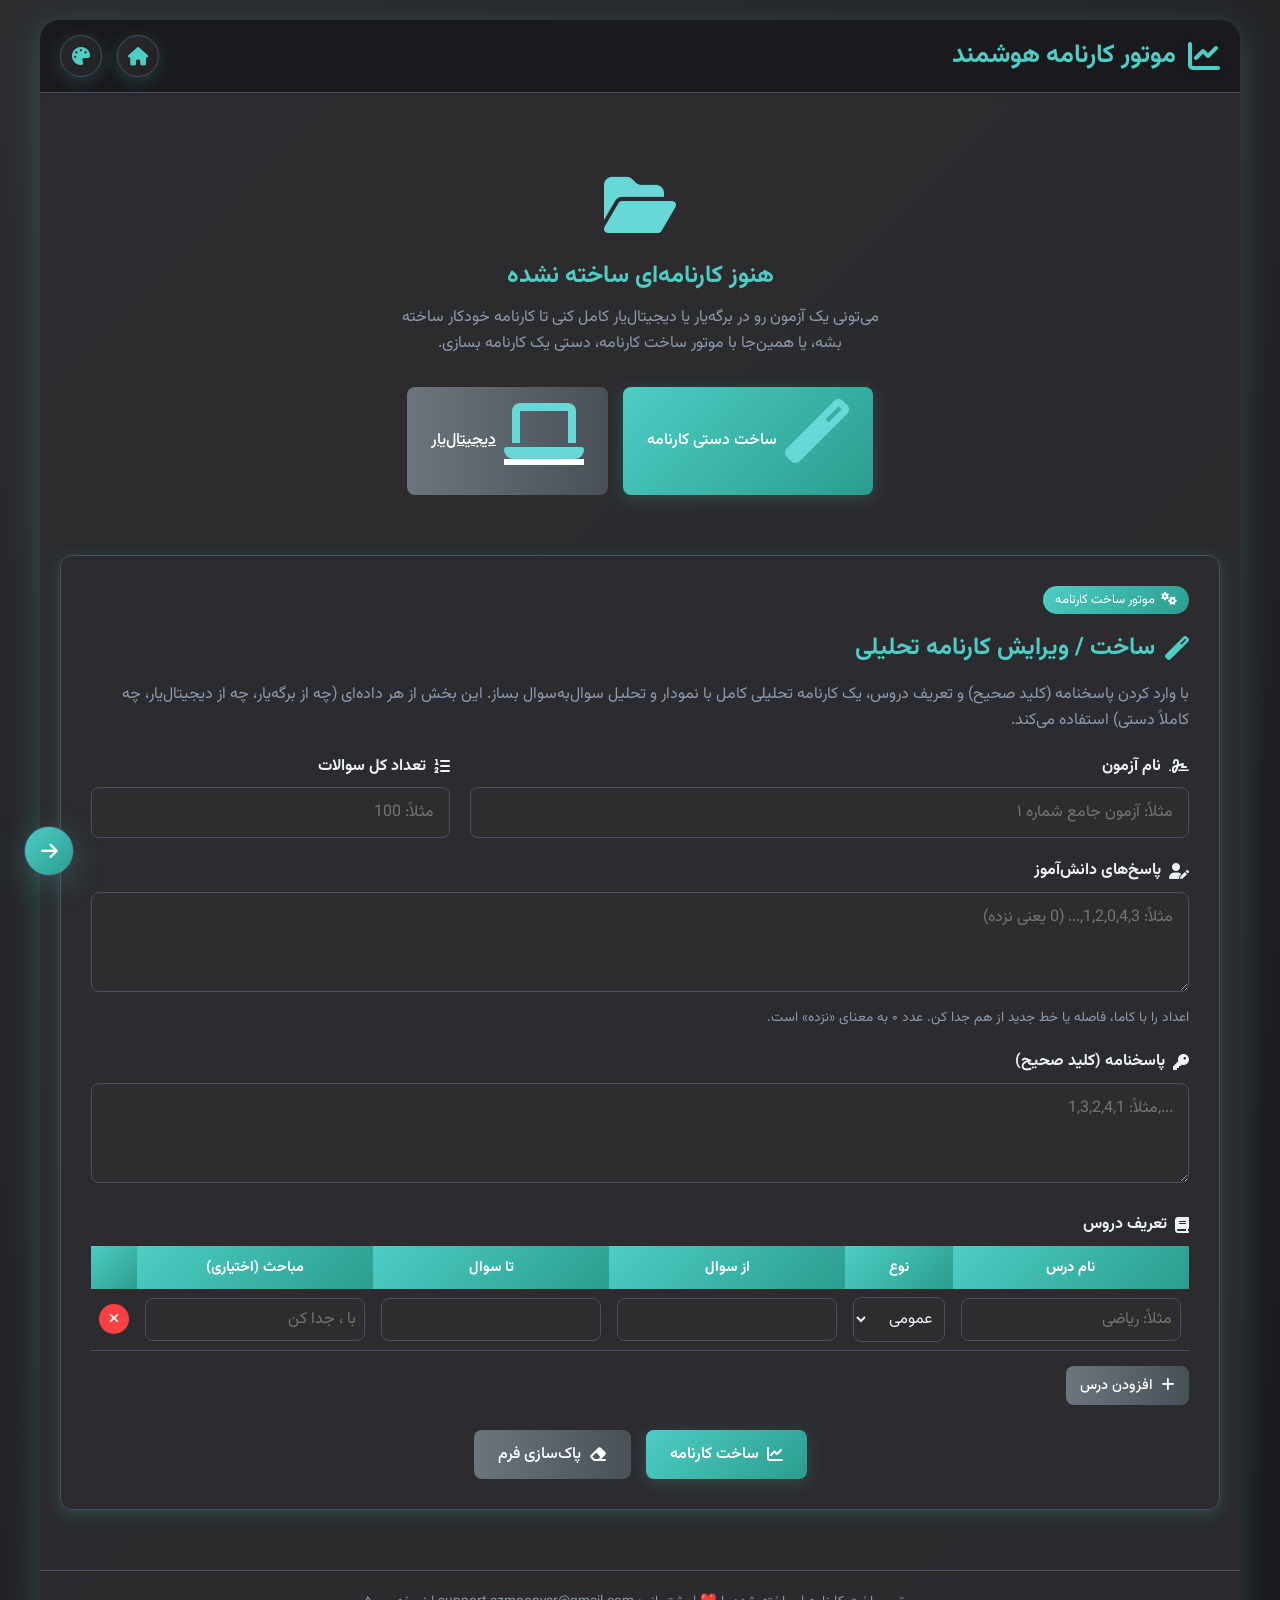
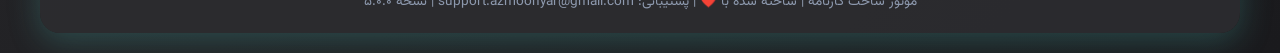
<file: app/src/main/assets/Book_Yar/karnameh-engine.html>
<!DOCTYPE html>
<html lang="fa" dir="rtl">
  <head>
    <meta charset="UTF-8" />
    <meta name="viewport" content="width=device-width, initial-scale=1.0" />
    <link rel="stylesheet" href="../libs/theme.css" />
    <script src="../libs/theme.js"></script>
    <title>کارنامه هوشمند - موتور ساخت کارنامه</title>
    <link rel="icon" href="../icon.png" type="image/png" />
    <link rel="stylesheet" href="../libs/vazirmatn/Vazirmatn-font-face.css" />
    <link rel="stylesheet" href="../libs/fontawesome/css/all.min.css" />
    <script src="../libs/chart.umd.js"></script>
    <style>
      html,
      body {
        height: auto;
        margin: 0;
        padding: 0;
        overflow-x: hidden;
        width: 100%;
        min-height: 100vh;
        min-height: 100dvh;
      }
      * { box-sizing: border-box; margin: 0; padding: 0; font-family: var(--font-family); }
      body {
        background: var(--gradient-water);
        color: var(--text-color);
        line-height: 1.6;
        transition: var(--transition-slow);
        min-height: 100vh;
        overflow-x: hidden;
        backdrop-filter: blur(10px);
        position: relative;
        display: flex;
        flex-direction: column;
        width: 100%;
      }
      .background-effects { position: fixed; top: 0; left: 0; width: 100%; height: 100%; z-index: -1; overflow: hidden; pointer-events: none; }
      .bubble { position: absolute; border-radius: 50%; background: var(--gradient-primary); opacity: 0.1; animation: float 15s infinite ease-in-out; }
      .bubble:nth-child(1){width:80px;height:80px;top:10%;left:10%;animation-delay:0s;animation-duration:20s;}
      .bubble:nth-child(2){width:120px;height:120px;top:20%;right:15%;animation-delay:2s;animation-duration:18s;}
      .bubble:nth-child(3){width:60px;height:60px;bottom:30%;left:20%;animation-delay:4s;animation-duration:22s;}
      .bubble:nth-child(4){width:100px;height:100px;bottom:20%;right:25%;animation-delay:6s;animation-duration:16s;}
      .bubble:nth-child(5){width:70px;height:70px;top:50%;left:50%;animation-delay:8s;animation-duration:19s;}
      .bubble-small { position: absolute; border-radius: 50%; background: var(--secondary-color); opacity: 0.15; animation: floatSmall 12s infinite ease-in-out; }
      .bubble-small:nth-child(6){width:30px;height:30px;top:15%;right:30%;animation-delay:1s;animation-duration:15s;}
      .bubble-small:nth-child(7){width:40px;height:40px;bottom:40%;left:35%;animation-delay:3s;animation-duration:17s;}
      .bubble-small:nth-child(8){width:25px;height:25px;top:65%;right:40%;animation-delay:5s;animation-duration:14s;}
      .particle { position: absolute; border-radius: 50%; background: var(--primary-light); opacity: 0.2; animation: particleFloat 20s infinite linear; }
      .particle:nth-child(9){width:10px;height:10px;top:25%;left:20%;animation-delay:0s;animation-duration:25s;}
      .particle:nth-child(10){width:15px;height:15px;bottom:15%;right:25%;animation-delay:7s;animation-duration:22s;}
      .wave { position: absolute; bottom: 0; left: 0; width: 200%; height: 15%; background: var(--water-dark); opacity: 0.1; border-radius: 50%; animation: waveAnimation 15s infinite linear; transform-origin: center bottom; }
      .wave:nth-child(11){animation-delay:0s;animation-duration:12s;opacity:0.15;}
      .wave:nth-child(12){animation-delay:3s;animation-duration:10s;opacity:0.1;}
      @keyframes float { 0%{transform:translateY(0) rotate(0deg);} 50%{transform:translateY(-20px) rotate(10deg);} 100%{transform:translateY(0) rotate(0deg);} }
      @keyframes floatSmall { 0%{transform:translateY(0) rotate(0deg) scale(1);} 50%{transform:translateY(-15px) rotate(5deg) scale(1.1);} 100%{transform:translateY(0) rotate(0deg) scale(1);} }
      @keyframes particleFloat { 0%{transform:translateY(0) translateX(0) rotate(0deg);} 25%{transform:translateY(-30px) translateX(20px) rotate(90deg);} 50%{transform:translateY(-50px) translateX(-20px) rotate(180deg);} 75%{transform:translateY(-30px) translateX(10px) rotate(270deg);} 100%{transform:translateY(0) translateX(0) rotate(360deg);} }
      @keyframes waveAnimation { 0%{transform:translateX(0) rotate(0deg);} 50%{transform:translateX(-25%) rotate(2deg);} 100%{transform:translateX(-50%) rotate(0deg);} }
      @keyframes fadeInUp { from{opacity:0;transform:translateY(20px);} to{opacity:1;transform:translateY(0);} }
      @keyframes slideInUp { from{opacity:0;transform:translateY(50px);} to{opacity:1;transform:translateY(0);} }
      @keyframes fadeIn { from{opacity:0;} to{opacity:1;} }
      @keyframes chartGrow { from{opacity:0;transform:scale(0.8);} to{opacity:1;transform:scale(1);} }
      @keyframes pulse { 0%{transform:scale(1);box-shadow:var(--shadow-light);} 50%{transform:scale(1.05);box-shadow:0 0 20px rgba(27,154,170,0.3);} 100%{transform:scale(1);box-shadow:var(--shadow-light);} }
      .progress-container { position: fixed; top: 0; left: 0; width: 100%; height: 4px; background: transparent; z-index: 1001; }
      .progress-bar { height: 100%; background: var(--gradient-primary); width: 0%; transition: width 0.4s ease; }
      .container { max-width: 1200px; margin: 20px auto; background: var(--card-bg); border-radius: var(--border-radius-lg); box-shadow: var(--shadow); overflow: hidden; width: 100%; position: relative; flex-shrink: 0; }
      .header { background: var(--header-bg); backdrop-filter: blur(10px); position: sticky; top: 0; z-index: 1000; border-bottom: 1px solid var(--border-color); box-shadow: var(--shadow-light); width: 100%; }
      .header-content { display: flex; justify-content: space-between; align-items: center; padding: 15px 20px; max-width: 1200px; margin: 0 auto; width: 100%; }
      .logo { display: flex; align-items: center; gap: 12px; font-size: 1.6rem; font-weight: 700; color: var(--primary-color); text-shadow: 0 2px 4px rgba(0,0,0,0.1); cursor: pointer; }
      .logo i { font-size: 2rem; color: var(--primary-color); filter: drop-shadow(0 2px 4px rgba(0,0,0,0.1)); transition: var(--transition); }
      .logo:hover i { transform: rotate(-15deg); }
      .header-controls { display: flex; align-items: center; gap: 15px; }
      .home-circle-btn { width: 42px; height: 42px; border-radius: 50%; border: 1px solid var(--border-color); background: var(--gradient-glass); backdrop-filter: blur(10px); color: var(--primary-color); cursor: pointer; display: flex; align-items: center; justify-content: center; font-size: 1.15rem; box-shadow: var(--shadow-light); transition: var(--transition); text-decoration: none; }
      .home-circle-btn:hover { background: var(--gradient-primary); color: #fff; border-color: var(--primary-color); transform: translateY(-2px) scale(1.05); box-shadow: var(--shadow); }
      .mobile-back-btn { display: none; position: fixed; bottom: 24px; left: 24px; width: 50px; height: 50px; border-radius: 50%; border: 1px solid var(--border-color); background: var(--gradient-primary); color: #fff; align-items: center; justify-content: center; font-size: 1.2rem; cursor: pointer; box-shadow: var(--shadow); z-index: 900; transition: var(--transition); }
      .mobile-back-btn:hover { transform: translateY(-3px); box-shadow: var(--shadow-light); }
      .main-content { flex: 1; padding: 20px 0; }
      .page { display: none; }
      .page.active { display: block; opacity: 1; transform: translateY(0); animation: fadeInUp 0.6s ease; }
      .form-container { background: var(--card-bg); padding: 30px; border-radius: var(--border-radius); box-shadow: var(--shadow-light); margin: 0 20px 30px; border: 1px solid var(--border-color); position: relative; }
      .form-container h2 { color: var(--primary-color); margin-bottom: 15px; display: flex; align-items: center; gap: 10px; }
      .form-container p { color: var(--text-muted); margin-bottom: 20px; }
      .form-group { margin-bottom: 20px; position: relative; }
      .form-group label { display: flex; align-items: center; gap: 8px; margin-bottom: 8px; font-weight: bold; color: var(--text-color); }
      .form-group input, .form-group select, .form-group textarea { width: 100%; padding: 12px 15px; border: 1px solid var(--border-color); border-radius: var(--border-radius-sm); font-size: 1rem; transition: var(--transition); background-color: var(--water-light); color: var(--text-color); font-family: var(--font-family); }
      .form-group input:focus, .form-group select:focus, .form-group textarea:focus { border-color: var(--primary-color); outline: none; box-shadow: 0 0 0 3px rgba(0,105,148,0.3); }
      .form-group textarea { min-height: 100px; resize: vertical; direction: ltr; text-align: right; font-family: var(--font-family), monospace; }
      .form-row { display: grid; grid-template-columns: 2fr 1fr; gap: 20px; }
      .hint-text { font-size: 0.85rem; color: var(--text-muted); margin-top: 6px; }
      .btn { padding: 12px 24px; border: none; border-radius: var(--border-radius-sm); font-family: var(--font-family); font-weight: 500; font-size: 1rem; cursor: pointer; display: inline-flex; align-items: center; justify-content: center; gap: 8px; transition: var(--transition); }
      .btn-primary { background: var(--gradient-primary); color: #fff; box-shadow: var(--shadow-light); }
      .btn-secondary { background: linear-gradient(90deg,#6c757d 0%,#495057 100%); color: #fff; }
      .btn-success { background: linear-gradient(90deg, var(--success-color) 0%, #27ae60 100%); color: #fff; }
      .btn-danger { background: linear-gradient(90deg, var(--danger-color) 0%, #c0392b 100%); color: #fff; }
      .btn-sm { padding: 8px 14px; font-size: 0.9rem; }
      .btn:hover { transform: translateY(-3px); box-shadow: 0 8px 20px rgba(0,0,0,0.2); }
      .btn:active { transform: translateY(-1px); }
      .form-actions { display: flex; flex-wrap: wrap; gap: 15px; margin-top: 25px; justify-content: center; }
      .empty-state { text-align: center; padding: 60px 30px; }
      .empty-state i { font-size: 4rem; color: var(--primary-light); margin-bottom: 20px; }
      .empty-state h2 { color: var(--primary-color); margin-bottom: 10px; }
      .empty-state p { color: var(--text-muted); margin-bottom: 30px; max-width: 500px; margin-left: auto; margin-right: auto; }
      .result-container { background: var(--card-bg); border-radius: var(--border-radius); padding: 30px; margin: 0 20px 30px; border: 1px solid var(--border-color); box-shadow: var(--shadow-light); }
      .result-header { text-align: center; margin-bottom: 30px; }
      .result-score { font-size: 3rem; font-weight: bold; color: var(--primary-color); margin: 15px 0; }
      .result-details { display: grid; grid-template-columns: repeat(auto-fit, minmax(180px, 1fr)); gap: 20px; }
      .result-detail-card { background: rgba(0,105,148,0.05); border-radius: var(--border-radius); padding: 20px; text-align: center; }
      .result-detail-card h4 { color: var(--primary-color); margin-bottom: 10px; font-size: 0.95rem; }
      .result-detail-card p { font-size: 1.5rem; font-weight: bold; color: var(--text-color); }
      .input-group { margin: 0 20px 30px; position: relative; }
      .input-group label { display: block; margin-bottom: 8px; font-weight: bold; color: var(--primary-color); }
      .input-group textarea { width: 100%; padding: 15px; border: 2px solid var(--border-color); border-radius: var(--border-radius); font-family: var(--font-family), monospace; resize: vertical; min-height: 100px; background: var(--card-bg); color: var(--text-color); direction: ltr; text-align: right; }
      .copy-icon-btn { position: absolute; left: 15px; top: 40px; background: var(--primary-light); color: #fff; border: none; border-radius: var(--border-radius-sm); padding: 8px 12px; cursor: pointer; transition: var(--transition); }
      .copy-icon-btn:hover { background: var(--primary-color); }
      .subjects-table-wrap { overflow-x: auto; margin-bottom: 15px; }
      .subjects-table { width: 100%; border-collapse: collapse; min-width: 640px; }
      .subjects-table th { background: var(--gradient-primary); color: #fff; padding: 10px; font-size: 0.9rem; text-align: center; }
      .subjects-table td { padding: 8px; border-bottom: 1px solid var(--border-color); }
      .subjects-table input, .subjects-table select { width: 100%; padding: 8px; border: 1px solid var(--border-color); border-radius: var(--border-radius-sm); background: var(--water-light); color: var(--text-color); font-family: var(--font-family); }
      .subjects-table .remove-row-btn { background: var(--danger-color); color: #fff; border: none; border-radius: 50%; width: 30px; height: 30px; cursor: pointer; }
      .engine-badge { display: inline-flex; align-items: center; gap: 6px; background: var(--gradient-primary); color: #fff; padding: 4px 12px; border-radius: 20px; font-size: 0.8rem; margin-bottom: 15px; }
      .report-container { background: var(--card-bg); border-radius: var(--border-radius-lg); box-shadow: var(--shadow); max-width: 1200px; margin: 0 20px; border: 1px solid var(--border-color); backdrop-filter: blur(10px); overflow: hidden; }
      .report-header { background: var(--gradient-primary); padding: 30px; color: #fff; }
      .report-header-content h2 { margin-bottom: 20px; display: flex; align-items: center; gap: 12px; font-size: 1.8rem; }
      .student-info { display: grid; grid-template-columns: repeat(auto-fit, minmax(180px, 1fr)); gap: 20px; }
      .info-item { display: flex; flex-direction: column; }
      .info-item .label { font-size: 0.85rem; opacity: 0.8; margin-bottom: 5px; }
      .info-item .value { font-size: 1.05rem; font-weight: bold; }
      .summary-grid { display: grid; grid-template-columns: repeat(auto-fit, minmax(160px, 1fr)); gap: 20px; padding: 30px; }
      .stat-card { padding: 22px; border-radius: var(--border-radius); text-align: center; box-shadow: var(--shadow-light); transition: var(--transition); position: relative; overflow: hidden; display: flex; flex-direction: column; align-items: center; color: #fff; }
      .stat-card:hover { transform: translateY(-5px); box-shadow: var(--shadow); }
      .stat-card.correct { background: linear-gradient(135deg, var(--success-color), #27ae60); }
      .stat-card.wrong { background: linear-gradient(135deg, var(--danger-color), #c62828); }
      .stat-card.empty { background: linear-gradient(135deg, var(--warning-color), #ef6c00); }
      .stat-card.score { background: linear-gradient(135deg, var(--primary-color), var(--primary-dark)); }
      .stat-card.potential { background: linear-gradient(135deg, #9c27b0, #6a1b9a); }
      .stat-icon { font-size: 1.8rem; margin-bottom: 12px; }
      .stat-card .number { font-size: 2.2rem; font-weight: bold; display: block; margin-bottom: 5px; }
      .stat-card .label { font-size: 1rem; }
      .report-section { padding: 0 30px 30px; }
      .report-section h3 { color: var(--primary-color); margin-bottom: 20px; display: flex; align-items: center; gap: 10px; font-size: 1.35rem; }
      .subject-type-section { margin-bottom: 30px; }
      .subject-type-header { background: var(--gradient-primary); color: #fff; padding: 15px 20px; border-radius: var(--border-radius) var(--border-radius) 0 0; font-size: 1.15rem; display: flex; align-items: center; gap: 10px; }
      .subject-type-content { background: var(--card-bg); padding: 20px; border-radius: 0 0 var(--border-radius) var(--border-radius); box-shadow: var(--shadow-light); }
      .comparison-table { width: 100%; border-collapse: collapse; box-shadow: var(--shadow-light); border-radius: var(--border-radius); overflow: hidden; }
      .comparison-table th { background: var(--gradient-primary); color: #fff; padding: 12px; text-align: center; font-weight: 500; }
      .comparison-table td { padding: 10px; text-align: center; border-bottom: 1px solid var(--border-color); }
      .comparison-table tr:nth-child(even) { background-color: rgba(27,154,170,0.1); }
      .comparison-table tr:hover { background-color: rgba(27,154,170,0.2); }
      .charts-grid { display: grid; grid-template-columns: 1fr 1fr; gap: 30px; margin-bottom: 10px; direction: ltr; }
      .chart-container { background: var(--gradient-glass); padding: 22px; border-radius: var(--border-radius); box-shadow: var(--shadow-light); border: 1px solid var(--border-color); animation: chartGrow 1.2s ease-out; }
      .chart-container:hover { transform: translateY(-5px); box-shadow: var(--shadow); }
      .chart-title { text-align: center; margin-bottom: 15px; color: var(--primary-color); font-size: 1.1rem; }
      .questions-analysis { display: grid; grid-template-columns: 1fr 1fr; gap: 30px; }
      .question-filter { background: var(--gradient-glass); padding: 18px; border-radius: var(--border-radius); box-shadow: var(--shadow-light); border: 1px solid var(--border-color); position: sticky; top: 100px; max-height: 420px; overflow-y: auto; z-index: 10; }
      .filter-options { display: flex; flex-wrap: wrap; gap: 10px; margin-bottom: 12px; }
      .filter-btn { padding: 8px 14px; border: 1px solid var(--border-color); background: var(--water-light); border-radius: var(--border-radius-sm); cursor: pointer; transition: var(--transition); color: var(--text-color); }
      .filter-btn.active, .filter-btn:hover { background: var(--primary-color); color: #fff; border-color: var(--primary-color); }
      .questions-visualization { display: grid; grid-template-columns: repeat(auto-fill, minmax(64px, 1fr)); gap: 12px; direction: ltr; }
      .question-box { padding: 10px; border-radius: var(--border-radius-sm); text-align: center; box-shadow: var(--shadow-light); position: relative; display: flex; flex-direction: column; gap: 4px; transition: var(--transition); cursor: pointer; }
      .question-box:hover { transform: translateY(-3px) scale(1.05); box-shadow: var(--shadow); z-index: 10; }
      .question-box.correct { background: rgba(76,175,80,0.2); border: 1px solid var(--success-color); }
      .question-box.wrong { background: rgba(244,67,54,0.2); border: 1px solid var(--danger-color); }
      .question-box.empty { background: rgba(255,152,0,0.2); border: 1px solid var(--warning-color); }
      .question-box.selected { outline: 2px solid var(--primary-color); }
      .question-number { font-weight: bold; color: var(--text-color); font-size: 0.85rem; }
      .question-answer { font-size: 1.1rem; font-weight: bold; }
      .question-key { font-size: 0.9rem; color: var(--text-muted); opacity: 0.85; }
      .status-icon { position: absolute; top: 4px; left: 4px; font-size: 0.8rem; }
      .question-details { background: var(--gradient-glass); padding: 18px; border-radius: var(--border-radius); box-shadow: var(--shadow-light); border: 1px solid var(--border-color); }
      .detail-header { display: flex; justify-content: space-between; align-items: center; margin-bottom: 12px; padding-bottom: 10px; border-bottom: 1px solid var(--border-color); }
      .detail-content { display: grid; grid-template-columns: 1fr 1fr; gap: 14px; }
      .detail-item { display: flex; flex-direction: column; gap: 5px; }
      .detail-label { font-size: 0.85rem; color: var(--text-muted); }
      .detail-value { font-size: 1.05rem; font-weight: bold; }
      .detail-value.correct { color: var(--success-color); }
      .detail-value.wrong { color: var(--danger-color); }
      .detail-value.empty { color: var(--warning-color); }
      .notification { position: fixed; top: 20px; right: 20px; padding: 15px 20px; border-radius: var(--border-radius); box-shadow: var(--shadow); z-index: 10000; transform: translateX(100%); transition: transform 0.3s ease, opacity 0.3s ease; max-width: 350px; display: flex; align-items: center; gap: 10px; opacity: 0; color: #fff; }
      .notification.show { transform: translateX(0); opacity: 1; }
      .notification.success { background: var(--success-color); }
      .notification.error { background: var(--danger-color); }
      .notification.info { background: var(--primary-color); }
      .notification.warning { background: var(--warning-color); }
      .footer { text-align: center; padding: 20px; color: var(--text-muted); border-top: 1px solid var(--border-color); margin-top: 10px; font-size: 0.85rem; }
      @media (max-width: 1024px) {
.questions-analysis { grid-template-columns: 1fr; }
.question-filter { position: static; max-height: none; }
.charts-grid { grid-template-columns: 1fr; }
}
      @media (max-width: 768px) {
.header-content { padding: 10px 15px; }
.logo span { font-size: 1.1rem; }
.form-container, .result-container, .input-group { margin: 0 12px 20px; padding: 20px; }
.form-row { grid-template-columns: 1fr; }
.form-actions { flex-direction: column; }
.btn { width: 100%; }
.summary-grid { grid-template-columns: repeat(2, 1fr); gap: 10px; padding: 15px; }
.stat-card { padding: 14px; }
.report-container { margin: 0 12px; }
}
    
      /* ===== اصلاح اسکرول کارنامه + کادر تحلیل سوال به سوال ===== */
      html { height: auto !important; min-height: 100%; overflow-y: auto; }
      body { height: auto !important; min-height: 100vh; overflow: visible; overflow-x: clip; }
      .container, .report-container, main, section.page { flex-shrink: 0; }
      .questions-analysis {
        padding: 18px;
        border: 2px solid var(--border-color);
        border-radius: var(--border-radius-lg, 20px);
        background: var(--gradient-glass);
        box-shadow: var(--shadow-light);
      }
      .questions-visualization {
        max-height: 460px;
        overflow-y: auto;
        align-content: start;
        padding: 12px;
        border: 1px dashed var(--border-color);
        border-radius: var(--border-radius, 12px);
        scrollbar-width: thin;
        scrollbar-color: var(--primary-color) transparent;
      }
    
      /* ===== روند آزمون (کارنامه) ===== */
      #ayTrendSection .ay-trend-frame {
        padding: 18px;
        border: 2px solid var(--border-color);
        border-radius: var(--border-radius-lg, 20px);
        background: var(--gradient-glass);
        box-shadow: var(--shadow-light);
      }
      #ayTrendSection .ay-trend-controls {
        display: flex; flex-wrap: wrap; gap: 12px; align-items: center;
        justify-content: flex-start; margin: 0 0 14px; padding: 0;
      }
      #ayTrendSection .ay-trend-controls label { color: var(--text-color); font-weight: 700; }
      #ayTrendSection .ay-trend-controls select {
        padding: 8px 12px; border-radius: 10px; font-family: inherit; font-size: 0.95rem;
        border: 1px solid var(--border-color); background: var(--card-bg); color: var(--text-color);
        min-width: 180px; max-width: 100%;
      }
      #ayTrendSection .ay-trend-chips { display: flex; flex-wrap: wrap; gap: 10px; margin-bottom: 14px; }
      #ayTrendSection .ay-chip {
        padding: 8px 14px; border-radius: 999px; font-size: 0.9rem; font-weight: 700;
        border: 1px solid var(--border-color); background: var(--card-bg); color: var(--text-color);
      }
      #ayTrendSection .ay-chip.up { color: var(--success-color); border-color: var(--success-color); }
      #ayTrendSection .ay-chip.down { color: var(--danger-color); border-color: var(--danger-color); }
      #ayTrendSection .ay-trend-canvas-wrap { position: relative; width: 100%; height: 340px; }
      #ayTrendSection #ayTrendChart { display: block; }
      #ayTrendSection .ay-trend-note { margin-top: 12px; color: var(--text-muted); font-size: 0.9rem; line-height: 1.9; }
    </style>
  
<style id="lite-mode-css">
  *, *::before, *::after {
    animation: none !important;
    transition: none !important;
    backdrop-filter: none !important;
    -webkit-backdrop-filter: none !important;
    text-shadow: none !important;
    scroll-behavior: auto !important;
  }
  .background-effects, .bubble, .bubble-small, .particle, .wave, .confetti {
    display: none !important;
  }
  .card, [class*="card"], [class*="modal"], [class*="panel"], header, .header {
    box-shadow: 0 1px 4px rgba(0,0,0,.15) !important;
  }
  body { background-attachment: scroll !important; }
</style>

</head>
  <body>
    <div class="progress-container"><div class="progress-bar" id="progressBar"></div></div>

    <div class="background-effects">
      <div class="bubble"></div><div class="bubble"></div><div class="bubble"></div><div class="bubble"></div><div class="bubble"></div>
      <div class="bubble-small"></div><div class="bubble-small"></div><div class="bubble-small"></div>
      <div class="particle"></div><div class="particle"></div>
      <div class="wave"></div><div class="wave"></div>
    </div>

    <div class="container">
      <header class="header">
        <div class="header-content">
          <div class="logo" onclick="window.location.href='../index.html'">
            <i class="fas fa-chart-line"></i>
            <span>موتور کارنامه هوشمند</span>
          </div>
          <div class="header-controls">
            <a href="../index.html" class="home-circle-btn" title="بازگشت به صفحه اصلی">
              <i class="fas fa-home"></i>
            </a>
            <div class="theme-picker" id="themePicker"></div>
          </div>
        </div>
      </header>

      <main class="main-content">
        <!-- ===== حالت خالی: هیچ داده‌ای پیدا نشد ===== -->
        <div id="emptyState" class="page">
          <div class="empty-state">
            <i class="fas fa-folder-open"></i>
            <h2>هنوز کارنامه‌ای ساخته نشده</h2>
            <p>می‌تونی یک آزمون رو در برگه‌یار یا دیجیتال‌یار کامل کنی تا کارنامه خودکار ساخته بشه، یا همین‌جا با موتور ساخت کارنامه، دستی یک کارنامه بسازی.</p>
            <div class="form-actions">
              <button class="btn btn-primary" onclick="scrollToBuilder()"><i class="fas fa-magic"></i> ساخت دستی کارنامه</button>
              <a class="btn btn-secondary" href="../Digital_yar/DigitalYar.html"><i class="fas fa-laptop"></i> دیجیتال‌یار</a>
            </div>
          </div>
        </div>

        <!-- ===== خلاصه سریع (از دیجیتال‌یار) ===== -->
        <div id="summarySection" class="page">
          <div class="result-container">
            <div class="result-header">
              <h3 id="summaryExamName">آزمون دستی</h3>
              <div class="result-score" id="answered-count">0</div>
              <p>سوال پاسخ داده شده</p>
            </div>
            <div class="result-details">
              <div class="result-detail-card"><h4>کل سوالات</h4><p id="total-questions">0</p></div>
              <div class="result-detail-card"><h4>سوالات بی‌پاسخ</h4><p id="unanswered-count">0</p></div>
              <div class="result-detail-card"><h4>زمان صرف‌شده</h4><p id="time-spent">00:00:00</p></div>
              <div class="result-detail-card"><h4>درصد پاسخ‌گویی</h4><p id="answer-percentage">0%</p></div>
            </div>
          </div>

          <div class="input-group">
            <label for="student-answers">پاسخ‌های شما:</label>
            <button class="copy-icon-btn" onclick="copyStudentAnswers()" title="کپی"><i class="fas fa-copy"></i></button>
            <textarea id="student-answers" placeholder="پاسخی برای نمایش موجود نیست" readonly></textarea>
          </div>

          <div class="form-actions" style="margin: 0 20px 30px;">
            <button class="btn btn-primary" onclick="copyStudentAnswers()"><i class="fas fa-copy"></i> کپی پاسخ‌ها</button>
            <button class="btn btn-success" onclick="scrollToBuilder()"><i class="fas fa-chart-line"></i> ساخت کارنامه تحلیلی کامل</button>
            <button class="btn btn-secondary" onclick="window.location.href='../Digital_yar/DigitalYar.html'"><i class="fas fa-arrow-right"></i> بازگشت به دیجیتال‌یار</button>
          </div>
        </div>

        <!-- ===== موتور ساخت کارنامه ===== -->
        <div id="builderSection" class="page">
          <div class="form-container">
            <span class="engine-badge"><i class="fas fa-cogs"></i> موتور ساخت کارنامه</span>
            <h2><i class="fas fa-magic"></i> ساخت / ویرایش کارنامه تحلیلی</h2>
            <p>با وارد کردن پاسخنامه (کلید صحیح) و تعریف دروس، یک کارنامه تحلیلی کامل با نمودار و تحلیل سوال‌به‌سوال بساز. این بخش از هر داده‌ای (چه از برگه‌یار، چه از دیجیتال‌یار، چه کاملاً دستی) استفاده می‌کند.</p>

            <div class="form-row">
              <div class="form-group">
                <label><i class="fas fa-signature"></i> نام آزمون</label>
                <input type="text" id="builderExamName" placeholder="مثلاً: آزمون جامع شماره ۱" />
              </div>
              <div class="form-group">
                <label><i class="fas fa-list-ol"></i> تعداد کل سوالات</label>
                <input type="number" id="builderTotal" min="1" placeholder="مثلاً: 100" />
              </div>
            </div>

            <div class="form-group">
              <label><i class="fas fa-user-edit"></i> پاسخ‌های دانش‌آموز</label>
              <textarea id="builderStudentAnswers" placeholder="مثلاً: 1,2,0,4,3,... (0 یعنی نزده)"></textarea>
              <p class="hint-text">اعداد را با کاما، فاصله یا خط جدید از هم جدا کن. عدد ۰ به معنای «نزده» است.</p>
            </div>

            <div class="form-group">
              <label><i class="fas fa-key"></i> پاسخنامه (کلید صحیح)</label>
              <textarea id="builderCorrectAnswers" placeholder="مثلاً: 1,3,2,4,1,..."></textarea>
            </div>

            <div class="form-group">
              <label><i class="fas fa-book"></i> تعریف دروس</label>
              <div class="subjects-table-wrap">
                <table class="subjects-table">
                  <thead>
                    <tr>
                      <th>نام درس</th>
                      <th>نوع</th>
                      <th>از سوال</th>
                      <th>تا سوال</th>
                      <th>مباحث (اختیاری)</th>
                      <th></th>
                    </tr>
                  </thead>
                  <tbody id="subjectsTableBody"></tbody>
                </table>
              </div>
              <button type="button" class="btn btn-secondary btn-sm" onclick="addSubjectRow()"><i class="fas fa-plus"></i> افزودن درس</button>
            </div>

            <div class="form-actions">
              <button class="btn btn-primary" onclick="buildAndRenderReport()"><i class="fas fa-chart-line"></i> ساخت کارنامه</button>
              <button class="btn btn-secondary" onclick="resetBuilder()"><i class="fas fa-eraser"></i> پاک‌سازی فرم</button>
            </div>
          </div>
        </div>

        <!-- ===== کارنامه تحلیلی کامل ===== -->
        <section id="report" class="page">
          <div class="report-container">
            <div class="report-header">
              <div class="report-header-content">
                <h2><i class="fas fa-chart-line"></i> کارنامه تحلیلی</h2>
                <div class="student-info">
                  <div class="info-item"><span class="label">نام دانش‌آموز</span><span class="value" id="reportStudentName">نام دانش‌آموز</span></div>
                  <div class="info-item"><span class="label">نام آزمون</span><span class="value" id="reportExamName">آزمون هوشمند</span></div>
                  <div class="info-item"><span class="label">تاریخ صدور کارنامه</span><span class="value" id="reportIssueDate">-</span></div>
                </div>
              </div>
            </div>

            <div class="summary-grid">
              <div class="stat-card correct"><div class="stat-icon"><i class="fas fa-check-circle"></i></div><span class="number" id="statCorrect">0</span><span class="label">پاسخ صحیح</span></div>
              <div class="stat-card wrong"><div class="stat-icon"><i class="fas fa-times-circle"></i></div><span class="number" id="statWrong">0</span><span class="label">پاسخ غلط</span></div>
              <div class="stat-card empty"><div class="stat-icon"><i class="far fa-circle"></i></div><span class="number" id="statEmpty">0</span><span class="label">نزده</span></div>
              <div class="stat-card score"><div class="stat-icon"><i class="fas fa-chart-line"></i></div><span class="number" id="statScore">0%</span><span class="label">درصد اصلی</span></div>
              <div class="stat-card potential"><div class="stat-icon"><i class="fas fa-rocket"></i></div><span class="number" id="statPotential">0%</span><span class="label">درصد بالقوه</span></div>
            </div>

            <div class="report-section">
              <h3><i class="fas fa-book-open"></i> تحلیل دروس</h3>
              <div id="subjectsContainer"></div>
            </div>

            <div class="report-section" id="ayTrendSection">
              <h3><i class="fas fa-chart-line"></i> روند آزمون</h3>
              <div class="ay-trend-frame">
                <div class="ay-trend-controls form-actions">
                  <label for="ayTrendSeries">نمایش روند:</label>
                  <select id="ayTrendSeries"></select>
                </div>
                <div class="ay-trend-chips" id="ayTrendChips"></div>
                <div class="ay-trend-canvas-wrap"><canvas id="ayTrendChart" height="260"></canvas></div>
                <p class="ay-trend-note" id="ayTrendNote"></p>
              </div>
            </div>

            <div class="report-section charts-grid">
              <div class="chart-container"><h3 class="chart-title">نمودار درصد دروس</h3><canvas id="barChart" height="250"></canvas></div>
              <div class="chart-container"><h3 class="chart-title">توزیع پاسخ‌ها</h3><canvas id="pieChart" height="250"></canvas></div>
            </div>

            <div class="report-section">
              <h3><i class="fas fa-question-circle"></i> تحلیل سوال به سوال</h3>
              <div class="questions-analysis">
                <div class="question-filter">
                  <h4>فیلتر سوالات:</h4>
                  <div class="filter-options">
                    <button class="filter-btn active" data-filter="all">همه</button>
                    <button class="filter-btn" data-filter="correct">صحیح</button>
                    <button class="filter-btn" data-filter="wrong">غلط</button>
                    <button class="filter-btn" data-filter="empty">نزده</button>
                  </div>
                  <p>برای مشاهده جزئیات هر سوال، روی آن کلیک کنید</p>
                  <div class="question-details" id="questionDetail">
                    <div class="detail-header"><h4>جزئیات سوال</h4><span>شماره سوال: <span id="detailNumber">-</span></span></div>
                    <div class="detail-content">
                      <div class="detail-item"><span class="detail-label">وضعیت:</span><span class="detail-value" id="detailStatus">-</span></div>
                      <div class="detail-item"><span class="detail-label">پاسخ شما:</span><span class="detail-value" id="detailUserAnswer">-</span></div>
                      <div class="detail-item"><span class="detail-label">پاسخ صحیح:</span><span class="detail-value" id="detailCorrectAnswer">-</span></div>
                      <div class="detail-item"><span class="detail-label">درس:</span><span class="detail-value" id="detailSubject">-</span></div>
                    </div>
                  </div>
                </div>
                <div class="questions-visualization" id="questionsGrid"></div>
              </div>
            </div>

            <div class="form-actions" style="padding-bottom: 30px;">
              <button class="btn btn-primary" onclick="saveReportHTML()"><i class="fas fa-file-code"></i> ذخیره HTML</button>
              <button class="btn btn-secondary" onclick="window.location.href='../index.html'"><i class="fas fa-arrow-right"></i> بازگشت به صفحه اصلی</button>
            </div>
          </div>
        </section>
      </main>

      <div class="footer">
        <p>موتور ساخت کارنامه | ساخته شده با ❤️ | پشتیبانی: support.azmoonyar@gmail.com | نسخه ۵.۰.۰</p>
      </div>
    </div>

    <script>
      // وقتی کارنامه داخل لایه‌ی iframe بوک‌یار باز شده، همه‌ی دکمه‌های «بازگشت/خانه» فقط لایه را می‌بندند
      // (به‌جای باز کردن index.html یا صفحه‌های دیگر داخل همین قاب). خارج از لایه هیچ تغییری ندارد.
      (function () {
        var framed = false;
        try { framed = window.parent !== window && !window.opener; } catch (e) {}
        window.__byFramed = framed;
        window.__byGoHome = function () {
          try { window.parent.postMessage({ type: "dy_goHome" }, "*"); } catch (e) {}
        };
        if (!framed) return;
        document.addEventListener("click", function (e) {
          var el = e.target && e.target.closest ? e.target.closest("[onclick]") : null;
          if (!el) return;
          var oc = el.getAttribute("onclick") || "";
          if (/location\.href\s*=\s*['"]\.\.\//.test(oc)) {
            e.preventDefault();
            e.stopImmediatePropagation();
            window.__byGoHome();
          }
        }, true);
      })();
    </script>
    <script src="../exam-folder-store.js"></script>
    <script>
      /* ==========================================================================
         موتور کارنامه (Karnameh Engine)
         این فایل به‌صورت خودکار خروجی دیجیتال‌یار را می‌خواند و کارنامه می‌سازد:
         ۱) اگر داده‌ی تحلیلی کامل و آماده (bargehYarExamData) موجود باشد => نمایش مستقیم کارنامه.
         ۲) اگر خروجی مستقیم دیجیتال‌یار (dy_examSession + studentAnswers) موجود باشد =>
            پاسخ صحیح و اطلاعات دروس از همان فایل کلیدی که هنگام ساخت آزمون آپلود شده
            استخراج می‌شود و کارنامه به‌طور کامل و خودکار ساخته می‌شود (بدون ورود دستی).
         ۳) اگر فقط خلاصه‌ی ساده (بدون کلید) موجود باشد => نمایش خلاصه + فرم دستی برای
            وارد کردن کلید و ساخت کارنامه تحلیلی.
         ۴) اگر هیچ داده‌ای نبود => فرم موتور ساخت کارنامه به‌صورت کاملاً دستی.
         ========================================================================== */

      let examData = { userAnswers: [], correctAnswers: [], metadata: [], totalQuestions: 0, subjectMap: {}, examName: "" };
      let subjectRowCounter = 0;

      function showPage(id) {
        ["emptyState", "summarySection", "builderSection", "report"].forEach((pid) => {
          const el = document.getElementById(pid);
          if (!el) return;
          if (pid === id) {
            el.classList.add("active");
          } else {
            el.classList.remove("active");
          }
        });
      }

      function scrollToBuilder() {
        showBuilderVisible(true);
        document.getElementById("builderSection").classList.add("active");
        document.getElementById("builderSection").scrollIntoView({ behavior: "smooth" });
      }

      function showBuilderVisible(visible) {
        // در حالت خلاصه، هم summary و هم builder را همزمان نشان می‌دهیم
        document.getElementById("builderSection").style.display = visible ? "block" : "none";
      }

      /* ===================== تشخیص و بارگذاری داده ===================== */
      let loadedExamRecord = null;

      function detectAndLoad() {
        // اولویت ۰: آزمون ذخیره‌شده در «پوشه آزمون‌ها» (از طریق آدرس ?examId=...)
        const params = new URLSearchParams(window.location.search);
        const examId = params.get("examId");
        if (examId && window.ExamFolderStore) {
          ExamFolderStore.getExam(examId).then((exam) => {
            if (!exam || exam.status !== "graded") {
              showNotification(
                "این آزمون هنوز کلید ندارد یا پیدا نشد. لطفاً از «پوشه آزمون‌ها» ابتدا کلید را اضافه کنید.",
                "warning"
              );
              setTimeout(() => {
                if (window.__byFramed) { window.__byGoHome(); return; }
                window.location.href = "../Exam_Folders.html";
              }, 2200);
              return;
            }
            loadedExamRecord = exam;
            examData = normalizeExamData({
              userAnswers: exam.userAnswers,
              correctAnswers: exam.correctAnswers,
              metadata: exam.metadata,
              totalQuestions: exam.totalQuestions,
              examName: exam.name,
            });
            showBuilderVisible(false);
            showPage("report");
            generateReport();
          });
          return;
        }

        // اولویت ۱: داده‌ی تحلیلی کامل و آماده (مثلاً کارنامه‌ای که قبلاً ساخته شده)
        const fullRaw = localStorage.getItem("bargehYarExamData");
        if (fullRaw) {
          try {
            const parsed = JSON.parse(fullRaw);
            if (parsed && parsed.totalQuestions > 0 && Array.isArray(parsed.correctAnswers) && parsed.correctAnswers.length > 0) {
              examData = normalizeExamData(parsed);
              showBuilderVisible(false);
              showPage("report");
              generateReport();
              return;
            }
          } catch (e) {
            /* داده خراب بود، ادامه به حالت بعدی */
          }
        }

        // اولویت ۲: خروجی مستقیم دیجیتال‌یار (session ساخت آزمون + پاسخ‌های دانش‌آموز)
        // چون فایل کلید در همان مرحله‌ی ساخت آزمون آپلود شده، پاسخ صحیح و اطلاعات دروس
        // از قبل داخل session موجوده و نیازی به وارد کردن دستی کلید نیست.
        const dySessionRaw = localStorage.getItem("dy_examSession");
        const studentAnswersRaw = localStorage.getItem("studentAnswers");
        if (dySessionRaw && studentAnswersRaw) {
          try {
            const session = JSON.parse(dySessionRaw);
            const built = buildExamDataFromDigitalYar(session, studentAnswersRaw);
            if (built && built.totalQuestions > 0 && built.correctAnswers.length > 0) {
              examData = normalizeExamData(built);
              // ذخیره به شکل استاندارد برای دفعات بعدی و برای ویرایش دستی احتمالی
              localStorage.setItem("bargehYarExamData", JSON.stringify(examData));
              showBuilderVisible(false);
              showPage("report");
              generateReport();
              return;
            }
          } catch (e) {
            /* داده session خراب یا ناقص بود، ادامه به حالت بعدی */
          }
        }

        // اولویت ۳: حالت قدیمی/ساده (فقط کد پاسخ‌های دانش‌آموز، بدون کلید) => فرم دستی
        const totalQuestions = parseInt(localStorage.getItem("examTotalQuestions") || "0");
        const studentAnswers = localStorage.getItem("studentAnswers") || "";
        const answeredCount = parseInt(localStorage.getItem("examAnsweredCount") || "0");
        const unansweredCount = parseInt(localStorage.getItem("examUnansweredCount") || (totalQuestions - answeredCount).toString());
        const timeSpent = localStorage.getItem("examTimeSpent") || "00:00:00";
        const answerPercentage = localStorage.getItem("examAnswerPercentage") || "0";
        const examName = localStorage.getItem("examName") || "آزمون دستی";

        if (totalQuestions > 0 || studentAnswers) {
          document.getElementById("summaryExamName").textContent = examName;
          document.getElementById("total-questions").textContent = totalQuestions;
          document.getElementById("answered-count").textContent = answeredCount;
          document.getElementById("unanswered-count").textContent = unansweredCount;
          document.getElementById("time-spent").textContent = timeSpent;
          document.getElementById("answer-percentage").textContent = `${answerPercentage}%`;
          document.getElementById("student-answers").value = studentAnswers;

          prefillBuilder({
            examName: examName,
            total: totalQuestions || parseAnswers(studentAnswers).length,
            studentAnswers: studentAnswers,
            correctAnswers: "",
            metadata: [],
          });

          showBuilderVisible(true);
          showPage("summarySection");
          return;
        }

        prefillBuilder({ examName: "", total: "", studentAnswers: "", correctAnswers: "", metadata: [] });
        showBuilderVisible(true);
        showPage("emptyState");
      }

      // ===================== پل تبدیل خروجی دیجیتال‌یار به فرمت کارنامه =====================
      // session از localStorage["dy_examSession"] می‌آید (همان چیزی که DigitalYar.html ساخته)
      // studentAnswersStr رشته‌ی پاسخ دانش‌آموز است (هر رقم برای یک سوال؛ ۰ یعنی بی‌پاسخ)
      function buildExamDataFromDigitalYar(session, studentAnswersStr) {
        if (!session || !session.answerKey) return null;

        const answerKey = session.answerKey;
        const totalQuestions =
          (session.questions && session.questions.length) || answerKey.totalQuestions || 0;

        if (!totalQuestions) return null;

        // پاسخ‌های صحیح (از فایل کلید آپلودشده هنگام ساخت آزمون)
        const correctAnswers = [];
        for (let i = 0; i < totalQuestions; i++) {
          const rawChar =
            Array.isArray(answerKey.answers) && answerKey.answers[i] !== undefined
              ? answerKey.answers[i]
              : "0";
          const num = parseInt(rawChar);
          correctAnswers.push(isNaN(num) ? 0 : num);
        }

        // پاسخ‌های دانش‌آموز
        const cleanAnswers = String(studentAnswersStr || "");
        const userAnswers = [];
        for (let i = 0; i < totalQuestions; i++) {
          const num = parseInt(cleanAnswers[i]);
          userAnswers.push(isNaN(num) ? 0 : num);
        }

        // دروس: فرمت دیجیتال‌یار {subject, type, start, end, chapters(رشته)} را
        // به فرمت کارنامه {name, type, start(عدد), end(عدد), chapters(آرایه)} تبدیل می‌کنیم
        const rawSubjects = Array.isArray(answerKey.subjects) ? answerKey.subjects : [];
        let metadata = rawSubjects
          .map((s) => {
            const chapters = s.chapters
              ? String(s.chapters)
                  .split(/[،,]+/)
                  .map((c) => c.trim())
                  .filter(Boolean)
              : [];
            return {
              name: s.subject || s.name || "نامشخص",
              type: s.type === "تخصصی" ? "تخصصی" : "عمومی",
              start: parseInt(s.start) || 1,
              end: parseInt(s.end) || totalQuestions,
              chapters: chapters,
            };
          })
          .filter((s) => s.name && s.end >= s.start);

        if (metadata.length === 0) {
          metadata = [{ name: "کل سوالات", type: "عمومی", start: 1, end: totalQuestions, chapters: [] }];
        }

        const subjectMap = {};
        metadata.forEach((s) => {
          for (let i = s.start; i <= s.end && i <= totalQuestions; i++) {
            subjectMap[i] = s.name;
          }
        });

        return {
          userAnswers: userAnswers,
          correctAnswers: correctAnswers,
          metadata: metadata,
          totalQuestions: totalQuestions,
          subjectMap: subjectMap,
          examName: session.examName || "آزمون دیجیتال‌یار",
        };
      }

      function normalizeExamData(data) {
        return {
          userAnswers: Array.isArray(data.userAnswers) ? data.userAnswers : [],
          correctAnswers: Array.isArray(data.correctAnswers) ? data.correctAnswers : [],
          metadata: Array.isArray(data.metadata) ? data.metadata : [],
          totalQuestions: data.totalQuestions || 0,
          subjectMap: data.subjectMap || {},
          examName: data.examName || "",
        };
      }

      /* ===================== موتور ساخت کارنامه (Builder) ===================== */
      function addSubjectRow(subject) {
        subjectRowCounter++;
        const id = "subjRow" + subjectRowCounter;
        const tbody = document.getElementById("subjectsTableBody");
        const tr = document.createElement("tr");
        tr.id = id;
        const name = subject && subject.name ? subject.name : "";
        const type = subject && subject.type ? subject.type : "عمومی";
        const start = subject && subject.start ? subject.start : "";
        const end = subject && subject.end ? subject.end : "";
        const chapters = subject && subject.chapters ? subject.chapters.join("، ") : "";

        tr.innerHTML = `
          <td><input type="text" class="subj-name" value="${escapeHtml(name)}" placeholder="مثلاً: ریاضی" /></td>
          <td>
            <select class="subj-type">
              <option value="عمومی" ${type === "عمومی" ? "selected" : ""}>عمومی</option>
              <option value="تخصصی" ${type === "تخصصی" ? "selected" : ""}>تخصصی</option>
            </select>
          </td>
          <td><input type="number" class="subj-start" min="1" value="${start}" /></td>
          <td><input type="number" class="subj-end" min="1" value="${end}" /></td>
          <td><input type="text" class="subj-chapters" value="${escapeHtml(chapters)}" placeholder="با ، جدا کن" /></td>
          <td><button type="button" class="remove-row-btn" onclick="document.getElementById('${id}').remove()" title="حذف"><i class="fas fa-times"></i></button></td>
        `;
        tbody.appendChild(tr);
      }

      function escapeHtml(str) {
        return String(str).replace(/[&<>"']/g, (c) => ({ "&": "&amp;", "<": "&lt;", ">": "&gt;", '"': "&quot;", "'": "&#39;" }[c]));
      }

      function parseAnswers(text) {
        if (!text) return [];
        return text
          .split(/[^0-9]+/)
          .filter((t) => t.length > 0)
          .map(Number);
      }

      function prefillBuilder(cfg) {
        document.getElementById("builderExamName").value = cfg.examName || "";
        document.getElementById("builderTotal").value = cfg.total || "";
        document.getElementById("builderStudentAnswers").value = cfg.studentAnswers || "";
        document.getElementById("builderCorrectAnswers").value = cfg.correctAnswers || "";

        document.getElementById("subjectsTableBody").innerHTML = "";
        if (cfg.metadata && cfg.metadata.length > 0) {
          cfg.metadata.forEach((s) => addSubjectRow(s));
        } else {
          addSubjectRow();
        }
      }

      function resetBuilder() {
        prefillBuilder({ examName: "", total: "", studentAnswers: "", correctAnswers: "", metadata: [] });
        showNotification("فرم پاک‌سازی شد", "info");
      }

      function collectSubjectsFromForm() {
        const rows = document.querySelectorAll("#subjectsTableBody tr");
        const subjects = [];
        rows.forEach((row) => {
          const name = row.querySelector(".subj-name").value.trim();
          const type = row.querySelector(".subj-type").value;
          const start = parseInt(row.querySelector(".subj-start").value);
          const end = parseInt(row.querySelector(".subj-end").value);
          const chaptersRaw = row.querySelector(".subj-chapters").value.trim();
          if (!name || !start || !end || end < start) return;
          const chapters = chaptersRaw ? chaptersRaw.split(/[،,]+/).map((c) => c.trim()).filter(Boolean) : [];
          subjects.push({ name, type, start, end, chapters });
        });
        return subjects;
      }

      function buildAndRenderReport() {
        const examName = document.getElementById("builderExamName").value.trim() || "آزمون هوشمند";
        let totalQuestions = parseInt(document.getElementById("builderTotal").value) || 0;
        const userAnswers = parseAnswers(document.getElementById("builderStudentAnswers").value);
        const correctAnswers = parseAnswers(document.getElementById("builderCorrectAnswers").value);

        if (correctAnswers.length === 0) {
          showNotification("برای ساخت کارنامه تحلیلی، پاسخنامه (کلید صحیح) را وارد کن.", "error");
          return;
        }

        let subjects = collectSubjectsFromForm();

        if (!totalQuestions) {
          totalQuestions = Math.max(userAnswers.length, correctAnswers.length, subjects.reduce((m, s) => Math.max(m, s.end), 0));
        }

        if (subjects.length === 0) {
          subjects = [{ name: "کل سوالات", type: "عمومی", start: 1, end: totalQuestions, chapters: [] }];
        }

        while (userAnswers.length < totalQuestions) userAnswers.push(0);
        while (correctAnswers.length < totalQuestions) correctAnswers.push(0);

        const subjectMap = {};
        subjects.forEach((s) => {
          for (let i = s.start; i <= s.end && i <= totalQuestions; i++) {
            subjectMap[i] = s.name;
          }
        });

        examData = {
          userAnswers: userAnswers.slice(0, totalQuestions),
          correctAnswers: correctAnswers.slice(0, totalQuestions),
          metadata: subjects,
          totalQuestions: totalQuestions,
          subjectMap: subjectMap,
          examName: examName,
        };

        localStorage.setItem("bargehYarExamData", JSON.stringify(examData));

        showBuilderVisible(false);
        showPage("report");
        generateReport();
        showNotification("کارنامه با موفقیت ساخته شد", "success");
        document.getElementById("report").scrollIntoView({ behavior: "smooth" });
      }

      /* ===================== وضعیت / تم / رویدادهای عمومی ===================== */

      function initApp() {
        const backButton = document.createElement("button");
        backButton.id = "mobileBackButton";
        backButton.className = "mobile-back-btn";
        backButton.innerHTML = '<i class="fas fa-arrow-right"></i>';
        backButton.onclick = () => { if (window.__byFramed) window.__byGoHome(); else window.history.back(); };
        document.body.appendChild(backButton);
        backButton.style.display = "flex";

        setupEventListeners();
        setupScrollEffects();
        enhanceAnimations();

        detectAndLoad();
      }

      function enhanceAnimations() {
        document.querySelectorAll(".btn").forEach((btn) => {
          btn.addEventListener("mouseenter", () => (btn.style.animation = "pulse 1s infinite"));
          btn.addEventListener("mouseleave", () => (btn.style.animation = ""));
        });
      }

      function setupEventListeners() {
        document.querySelectorAll(".filter-btn").forEach((btn) => {
          btn.addEventListener("click", function () {
            document.querySelectorAll(".filter-btn").forEach((b) => b.classList.remove("active"));
            this.classList.add("active");
            filterQuestions(this.dataset.filter);
          });
        });
      }

      function setupScrollEffects() {
        window.addEventListener("scroll", updateProgressBar);
        window.addEventListener("scroll", () => {
          const scrolled = window.pageYOffset;
          document.querySelectorAll(".bubble").forEach((bubble, index) => {
            const speed = 0.5 + index * 0.1;
            bubble.style.transform = `translateY(${scrolled * speed}px) rotate(${scrolled * 0.05}deg)`;
          });
        });
      }

      function updateProgressBar() {
        const winScroll = document.body.scrollTop || document.documentElement.scrollTop;
        const height = document.documentElement.scrollHeight - document.documentElement.clientHeight;
        const scrolled = height > 0 ? (winScroll / height) * 100 : 0;
        document.getElementById("progressBar").style.width = scrolled + "%";
      }

      function showNotification(message, type = "info") {
        const notification = document.createElement("div");
        notification.className = `notification ${type}`;
        notification.innerHTML = `<i class="fas fa-${type === "error" ? "exclamation-circle" : type === "success" ? "check-circle" : type === "warning" ? "exclamation-triangle" : "info-circle"}"></i><span>${message}</span>`;
        document.body.appendChild(notification);
        setTimeout(() => notification.classList.add("show"), 100);
        setTimeout(() => {
          notification.classList.remove("show");
          setTimeout(() => notification.remove(), 500);
        }, 3000);
      }

      function copyStudentAnswers() {
        const studentAnswers = document.getElementById("student-answers").value;
        if (!studentAnswers) {
          showNotification("هیچ پاسخی برای کپی کردن وجود ندارد.", "error");
          return;
        }
        navigator.clipboard
          .writeText(studentAnswers)
          .then(() => showNotification("پاسخ‌های دانش‌آموز کپی شد!", "success"))
          .catch((err) => showNotification("خطا در کپی پاسخ‌ها: " + err.message, "error"));
      }

      /* ===================== موتور تولید گزارش تحلیلی ===================== */
      function generateReport() {
        const { userAnswers, correctAnswers, totalQuestions, metadata, examName } = examData;

        const userName = localStorage.getItem("studentName") || "نامشخص";
        document.getElementById("reportStudentName").textContent = userName;
        document.getElementById("reportExamName").textContent = examName || "آزمون هوشمند";

        const today = new Date();
        const options = { year: "numeric", month: "long", day: "numeric" };
        document.getElementById("reportIssueDate").textContent = today.toLocaleDateString("fa-IR", options);

        let correct = 0, wrong = 0, empty = 0;
        for (let i = 0; i < totalQuestions; i++) {
          if (userAnswers[i] === 0 || userAnswers[i] === undefined) empty++;
          else if (userAnswers[i] === correctAnswers[i]) correct++;
          else wrong++;
        }

        const mainPercentage = totalQuestions ? (((correct * 3 - wrong) / (totalQuestions * 3)) * 100).toFixed(1) : "0.0";
        const potentialPercentage = totalQuestions ? (((correct * 3) / (totalQuestions * 3)) * 100).toFixed(1) : "0.0";

        document.getElementById("statCorrect").textContent = correct;
        document.getElementById("statWrong").textContent = wrong;
        document.getElementById("statEmpty").textContent = empty;
        document.getElementById("statScore").textContent = mainPercentage + "%";
        document.getElementById("statPotential").textContent = potentialPercentage + "%";

        const subjectsContainer = document.getElementById("subjectsContainer");
        subjectsContainer.innerHTML = "";

        const generalSubjects = metadata.filter((s) => s.type === "عمومی");
        const specializedSubjects = metadata.filter((s) => s.type === "تخصصی");

        function renderSubjectGroup(title, icon, subjects, withChapters) {
          if (subjects.length === 0) return;
          const section = document.createElement("div");
          section.className = "subject-type-section";
          const headerCols = withChapters
            ? "<th>درس</th><th>مباحث</th><th>تعداد سوال</th><th>صحیح</th><th>غلط</th><th>نزده</th><th>درصد اصلی</th><th>درصد بالقوه</th>"
            : "<th>درس</th><th>تعداد سوال</th><th>صحیح</th><th>غلط</th><th>نزده</th><th>درصد اصلی</th><th>درصد بالقوه</th>";
          section.innerHTML = `
            <div class="subject-type-header"><i class="fas fa-${icon}"></i> ${title}</div>
            <div class="subject-type-content">
              <table class="comparison-table"><thead><tr>${headerCols}</tr></thead><tbody></tbody></table>
            </div>`;
          subjectsContainer.appendChild(section);
          const tbody = section.querySelector("tbody");
          subjects.forEach((subject) => {
            const result = calculateSubjectResult(subject);
            const mainPercent = result.total ? (((result.correct * 3 - result.wrong) / (result.total * 3)) * 100).toFixed(1) : "0.0";
            const potentialPercent = result.total ? (((result.correct * 3) / (result.total * 3)) * 100).toFixed(1) : "0.0";
            const row = document.createElement("tr");
            row.innerHTML = withChapters
              ? `<td>${subject.name}</td><td>${subject.chapters && subject.chapters.length ? subject.chapters.join(", ") : "-"}</td><td>${result.total}</td><td>${result.correct}</td><td>${result.wrong}</td><td>${result.empty}</td><td>${mainPercent}%</td><td>${potentialPercent}%</td>`
              : `<td>${subject.name}</td><td>${result.total}</td><td>${result.correct}</td><td>${result.wrong}</td><td>${result.empty}</td><td>${mainPercent}%</td><td>${potentialPercent}%</td>`;
            tbody.appendChild(row);
          });
        }

        renderSubjectGroup("دروس عمومی", "book", generalSubjects, false);
        renderSubjectGroup("دروس تخصصی", "calculator", specializedSubjects, true);

        renderCharts(metadata);
        renderQuestionBoxes();
      }

      function renderCharts(metadata) {
        const barCtx = document.getElementById("barChart").getContext("2d");
        if (window.barChartInstance) window.barChartInstance.destroy();

        const subjectNames = metadata.map((s) => s.name + (s.chapters && s.chapters.length ? " (" + s.chapters.join(",") + ")" : ""));
        const mainPercentages = metadata.map((s) => {
          const r = calculateSubjectResult(s);
          return r.total ? (((r.correct * 3 - r.wrong) / (r.total * 3)) * 100).toFixed(1) : 0;
        });
        const potentialPercentages = metadata.map((s) => {
          const r = calculateSubjectResult(s);
          return r.total ? (((r.correct * 3) / (r.total * 3)) * 100).toFixed(1) : 0;
        });

        window.barChartInstance = new Chart(barCtx, {
          type: "bar",
          data: {
            labels: subjectNames,
            datasets: [
              { label: "درصد اصلی", data: mainPercentages, backgroundColor: "#006994" },
              { label: "درصد بالقوه", data: potentialPercentages, backgroundColor: "#8A2BE2" },
            ],
          },
          options: {
            responsive: true,
            scales: { y: { beginAtZero: true, max: 100, title: { display: true, text: "درصد" } } },
            animation: { duration: 1500, easing: "easeOutQuart" },
          },
        });

        const { userAnswers, correctAnswers, totalQuestions } = examData;
        let correct = 0, wrong = 0, empty = 0;
        for (let i = 0; i < totalQuestions; i++) {
          if (userAnswers[i] === 0 || userAnswers[i] === undefined) empty++;
          else if (userAnswers[i] === correctAnswers[i]) correct++;
          else wrong++;
        }

        const pieCtx = document.getElementById("pieChart").getContext("2d");
        if (window.pieChartInstance) window.pieChartInstance.destroy();
        window.pieChartInstance = new Chart(pieCtx, {
          type: "pie",
          data: {
            labels: ["صحیح", "غلط", "نزده"],
            datasets: [{ data: [correct, wrong, empty], backgroundColor: ["#4CAF50", "#F44336", "#FF9800"] }],
          },
          options: { responsive: true, plugins: { legend: { position: "bottom" } }, animation: { animateScale: true, duration: 1500 } },
        });
      }

      function calculateSubjectResult(subject) {
        const { userAnswers, correctAnswers } = examData;
        let correct = 0, wrong = 0, empty = 0;
        for (let i = subject.start - 1; i < subject.end; i++) {
          if (i >= userAnswers.length) break;
          if (userAnswers[i] === 0 || userAnswers[i] === undefined) empty++;
          else if (userAnswers[i] === correctAnswers[i]) correct++;
          else wrong++;
        }
        return { correct, wrong, empty, total: correct + wrong + empty };
      }

      function renderQuestionBoxes() {
        const { userAnswers, correctAnswers, totalQuestions, subjectMap } = examData;
        const grid = document.getElementById("questionsGrid");
        grid.innerHTML = "";

        for (let i = 1; i <= totalQuestions; i++) {
          const index = i - 1;
          let status, userAnswer, correctAnswer, icon;

          if (userAnswers[index] === 0 || userAnswers[index] === undefined) {
            status = "empty"; userAnswer = "-"; correctAnswer = correctAnswers[index]; icon = '<i class="far fa-circle status-icon"></i>';
          } else if (userAnswers[index] === correctAnswers[index]) {
            status = "correct"; userAnswer = userAnswers[index]; correctAnswer = correctAnswers[index]; icon = '<i class="fas fa-check-circle status-icon"></i>';
          } else {
            status = "wrong"; userAnswer = userAnswers[index]; correctAnswer = correctAnswers[index]; icon = '<i class="fas fa-times-circle status-icon"></i>';
          }

          const subject = subjectMap[i] || "نامشخص";
          const box = document.createElement("div");
          box.className = `question-box ${status}`;
          box.dataset.index = index;
          box.dataset.status = status;
          box.dataset.subject = subject;
          box.innerHTML = `${icon}<div class="question-number">${i}</div><div class="question-answer">${userAnswer}</div><div class="question-key">✓${correctAnswer}</div>`;
          box.addEventListener("click", function () { showQuestionDetails(this.dataset.index); });
          grid.appendChild(box);
        }
      }

      function showQuestionDetails(index) {
        const { userAnswers, correctAnswers, subjectMap } = examData;
        const questionNum = parseInt(index) + 1;
        const userAnswer = userAnswers[index];
        const correctAnswer = correctAnswers[index];
        const subject = subjectMap[questionNum] || "نامشخص";

        let status, statusText;
        if (userAnswer === 0 || userAnswer === undefined) { status = "empty"; statusText = "نزده"; }
        else if (userAnswer === correctAnswer) { status = "correct"; statusText = "صحیح"; }
        else { status = "wrong"; statusText = "غلط"; }

        document.getElementById("detailNumber").textContent = questionNum;
        document.getElementById("detailStatus").textContent = statusText;
        document.getElementById("detailStatus").className = "detail-value " + status;
        document.getElementById("detailUserAnswer").textContent = userAnswer === 0 || userAnswer === undefined ? "-" : userAnswer;
        document.getElementById("detailCorrectAnswer").textContent = correctAnswer;
        document.getElementById("detailSubject").textContent = subject;

        document.querySelectorAll(".question-box").forEach((box) => box.classList.remove("selected"));
        const target = document.querySelector(`.question-box[data-index="${index}"]`);
        if (target) target.classList.add("selected");
      }

      function filterQuestions(filter) {
        document.querySelectorAll(".question-box").forEach((box) => {
          box.style.display = filter === "all" || box.dataset.status === filter ? "flex" : "none";
        });
      }

      // ذخیره کارنامه به‌صورت یک فایل HTML مستقل (جایگزین PDF)
      function saveReportHTML() {
        try {
          const report = document.getElementById("report");
          const clone = report.cloneNode(true);
          clone.classList.add("active");

          // نمودارها (canvas) را به تصویر تبدیل کن تا در فایل ذخیره‌شده دیده شوند
          const liveCanvases = report.querySelectorAll("canvas");
          clone.querySelectorAll("canvas").forEach((c, i) => {
            const live = liveCanvases[i];
            const img = document.createElement("img");
            img.src = live.toDataURL("image/png");
            img.alt = "نمودار";
            const w = live.getBoundingClientRect().width;
            img.style.cssText =
              "display:block;max-width:100%;height:auto;" + (w ? "width:" + Math.round(w) + "px;" : "width:100%;");
            c.parentNode.replaceChild(img, c);
          });

          // دکمه‌ها در فایل نهایی لازم نیستند
          clone.querySelectorAll(".form-actions").forEach((el) => el.remove());

          const styles = Array.from(document.querySelectorAll("style"))
            .map((st) => st.textContent)
            .join("\n");
          const links = Array.from(document.querySelectorAll('link[rel="stylesheet"]'))
            .map((l) => '<link rel="stylesheet" href="' + l.href + '" />')
            .join("\n");
          const theme = document.body.getAttribute("data-theme") || "ocean";

          const html =
            '<!DOCTYPE html>\n<html lang="fa" dir="rtl">\n<head>\n<meta charset="UTF-8" />\n' +
            '<meta name="viewport" content="width=device-width, initial-scale=1.0" />\n' +
            "<title>" + (document.title || "کارنامه") + "</title>\n" +
            links + "\n<style>\n" + styles + "\n</style>\n</head>\n" +
            '<body data-theme="' + theme + '">\n<main class="main-content">\n' +
            clone.outerHTML + "\n</main>\n</body>\n</html>";

          const now = new Date();
          const p = (n) => n.toString().padStart(2, "0");
          const fileName =
            "کارنامه_آزمون_" + now.getFullYear() + p(now.getMonth() + 1) + p(now.getDate()) +
            "_" + p(now.getHours()) + p(now.getMinutes()) + ".html";

          const blob = new Blob([html], { type: "text/html;charset=utf-8" });
          const url = URL.createObjectURL(blob);
          const a = document.createElement("a");
          a.href = url;
          a.download = fileName;
          document.body.appendChild(a);
          a.click();
          a.remove();
          setTimeout(() => URL.revokeObjectURL(url), 2000);
          showNotification("کارنامه به‌صورت HTML ذخیره شد", "success");
        } catch (err) {
          console.error(err);
          showNotification("ذخیره HTML با خطا مواجه شد", "error");
        }
      }

      document.addEventListener("DOMContentLoaded", initApp);
    </script>

    <script>
      /* ===== رنگ خوانا برای نمودارها + روند آزمون‌های پوشه ===== */
      (function () {
        "use strict";
        var trendChart = null, seriesKey = "__all", cache = null;

        function css(n) { try { return getComputedStyle(document.body).getPropertyValue(n).trim(); } catch (e) { return ""; } }
        function fa(n) { return String(n).replace(/[0-9]/g, function (d) { return "۰۱۲۳۴۵۶۷۸۹"[d]; }); }
        function num1(v) { return (Math.round(v * 10) / 10).toString(); }

        /* --- رنگ و خوانایی متن نمودارها (راهنما، محورها، عنوان‌ها) --- */
        function applyChartDefaults() {
          if (!window.Chart || !Chart.defaults) return;
          var txt = css("--text-color") || "#333";
          try {
            Chart.defaults.color = txt;
            Chart.defaults.borderColor = "rgba(128,128,128,0.30)";
            if (Chart.defaults.font) { Chart.defaults.font.size = 13; Chart.defaults.font.weight = "600"; }
            if (Chart.defaults.plugins && Chart.defaults.plugins.legend && Chart.defaults.plugins.legend.labels) {
              Chart.defaults.plugins.legend.labels.color = txt;
            }
          } catch (e) {}
        }

        /* --- آمار یک آزمون (فرمول: هر ۳ غلط = ۱ درست) --- */
        function stats(ex) {
          var ua = ex.userAnswers || [], ca = ex.correctAnswers || [];
          var total = Math.min(Number(ex.totalQuestions) || ca.length, ca.length);
          function rng(s, e) {
            var c = 0, w = 0, m = 0;
            for (var i = s - 1; i < e && i < total; i++) {
              var u = Number(ua[i]) || 0;
              if (!u) m++; else if (u === Number(ca[i])) c++; else w++;
            }
            return { c: c, w: w, m: m, t: c + w + m };
          }
          function pct(r) { return r.t ? ((r.c * 3 - r.w) / (r.t * 3)) * 100 : null; }
          var all = rng(1, total); all.pct = pct(all);
          var subj = {};
          (Array.isArray(ex.metadata) ? ex.metadata : []).forEach(function (s) {
            var nm = String(s.name || s.subject || "").trim();
            if (!nm) return;
            var r = rng(parseInt(s.start) || 1, parseInt(s.end) || total);
            if (!r.t) return;
            if (subj[nm]) { subj[nm].c += r.c; subj[nm].w += r.w; subj[nm].m += r.m; subj[nm].t += r.t; }
            else subj[nm] = r;
          });
          Object.keys(subj).forEach(function (k) { subj[k].pct = pct(subj[k]); });
          return { all: all, subj: subj };
        }

        /* --- خواندن آزمون‌های پوشه --- */
        function loadHistory() {
          var S = window.ExamFolderStore;
          if (!S) return Promise.resolve([]);
          var rec = (typeof loadedExamRecord !== "undefined") ? loadedExamRecord : null;
          var p;
          if (rec && rec.folderId) p = S.listExams(rec.folderId);
          else p = S.getSettings()
            .then(function (s) { return s && s.defaultFolderId ? S.listExams(s.defaultFolderId) : S.listAllExams(); })
            .catch(function () { return S.listAllExams(); });
          return p.then(function (list) {
            return (list || []).filter(function (e) {
              return e && e.status === "graded" && Array.isArray(e.userAnswers) && Array.isArray(e.correctAnswers);
            });
          }).catch(function () { return []; });
        }

        function sameAnswers(a, b) {
          return JSON.stringify(a.userAnswers || []) === JSON.stringify(b.userAnswers || []) &&
                 JSON.stringify(a.correctAnswers || []) === JSON.stringify(b.correctAnswers || []);
        }

        function buildItems(history) {
          var rec = (typeof loadedExamRecord !== "undefined") ? loadedExamRecord : null;
          var items = history.slice().sort(function (a, b) { return (a.createdAt || 0) - (b.createdAt || 0); })
            .map(function (e, i) { return { ex: e, label: e.name || e.examName || ("آزمون " + fa(i + 1)), current: !!(rec && rec.id === e.id) }; });
          if (!items.some(function (x) { return x.current; })) {
            var cur = { userAnswers: examData.userAnswers, correctAnswers: examData.correctAnswers, metadata: examData.metadata,
                        totalQuestions: examData.totalQuestions, name: examData.examName || (rec && rec.name) || "این آزمون" };
            var dup = items.filter(function (x) { return sameAnswers(x.ex, cur); })[0];
            if (dup) dup.current = true;
            else items.push({ ex: cur, label: cur.name, current: true });
          }
          // برچسب‌های تکراری را با شماره جدا کن
          var seen = {};
          items.forEach(function (x) { seen[x.label] = (seen[x.label] || 0) + 1; });
          var idx = {};
          items.forEach(function (x) {
            if (seen[x.label] > 1) { idx[x.label] = (idx[x.label] || 0) + 1; x.label = x.label + " (" + fa(idx[x.label]) + ")"; }
          });
          items.forEach(function (x) { x.st = stats(x.ex); });
          return items;
        }

        function fillSelect(items) {
          var sel = document.getElementById("ayTrendSeries");
          var names = [];
          items.forEach(function (x) { Object.keys(x.st.subj).forEach(function (n) { if (names.indexOf(n) < 0) names.push(n); }); });
          if (seriesKey !== "__all" && names.indexOf(seriesKey) < 0) seriesKey = "__all";
          sel.innerHTML = "";
          var o = document.createElement("option"); o.value = "__all"; o.textContent = "درصد کل آزمون"; sel.appendChild(o);
          names.forEach(function (n) { var op = document.createElement("option"); op.value = n; op.textContent = "درس: " + n; sel.appendChild(op); });
          sel.value = seriesKey;
          sel.onchange = function () { seriesKey = sel.value; if (cache) draw(cache); };
        }

        function pctOf(x) {
          var r = seriesKey === "__all" ? x.st.all : x.st.subj[seriesKey];
          return r && r.pct != null ? Math.round(r.pct * 10) / 10 : null;
        }

        function chip(text, cls) { return '<span class="ay-chip ' + (cls || "") + '">' + text + "</span>"; }

        function draw(items) {
          var note = document.getElementById("ayTrendNote");
          var chips = document.getElementById("ayTrendChips");
          var wrap = document.querySelector("#ayTrendSection .ay-trend-canvas-wrap");
          var ctl = document.querySelector("#ayTrendSection .ay-trend-controls");
          if (trendChart) { trendChart.destroy(); trendChart = null; }

          if (items.length < 2) {
            wrap.style.display = "none"; ctl.style.display = "none"; chips.innerHTML = "";
            note.textContent = "هنوز آزمون قبلیِ دارای کارنامه در این پوشه نیست. بعد از ثبت آزمون‌های بعدی، روند پیشرفت شما اینجا نمایش داده می‌شود.";
            return;
          }
          wrap.style.display = ""; ctl.style.display = "";

          var values = items.map(pctOf);
          var valid = values.filter(function (v) { return v != null; });
          var avg = valid.length ? valid.reduce(function (a, b) { return a + b; }, 0) / valid.length : null;
          var ci = 0; items.forEach(function (x, i) { if (x.current) ci = i; });

          // تغییر نسبت به آزمونِ قبلیِ دارای مقدار
          var prev = null;
          for (var i = ci - 1; i >= 0; i--) { if (values[i] != null) { prev = values[i]; break; } }
          var html = chip("تعداد آزمون‌ها: " + fa(items.length));
          if (values[ci] != null) html += chip("این آزمون: " + fa(num1(values[ci])) + "٪");
          if (avg != null) html += chip("میانگین: " + fa(num1(avg)) + "٪");
          if (valid.length) html += chip("بهترین: " + fa(num1(Math.max.apply(null, valid))) + "٪");
          if (values[ci] != null && prev != null) {
            var d = Math.round((values[ci] - prev) * 10) / 10;
            html += chip((d > 0 ? "▲ " : d < 0 ? "▼ " : "• ") + "تغییر نسبت به آزمون قبل: " + fa(num1(Math.abs(d))) + "٪", d > 0 ? "up" : d < 0 ? "down" : "");
          }
          chips.innerHTML = html;
          note.textContent = "دایرهٔ بزرگ‌تر، همین آزمون است. درصدها با فرمول کارنامه (هر ۳ غلط = ۱ درست) محاسبه شده‌اند.";

          var primary = css("--primary-color") || "#006994";
          var accent = css("--secondary-color") || "#e67e22";
          var title = seriesKey === "__all" ? "درصد کل" : "درصد " + seriesKey;
          var ctx = document.getElementById("ayTrendChart").getContext("2d");
          applyChartDefaults();
          trendChart = new Chart(ctx, {
            type: "line",
            data: {
              labels: items.map(function (x) { return x.label; }),
              datasets: [
                { label: title, data: values, borderColor: primary, backgroundColor: primary, tension: 0.25, spanGaps: true, borderWidth: 3,
                  pointRadius: items.map(function (x) { return x.current ? 9 : 5; }),
                  pointHoverRadius: 11,
                  pointBackgroundColor: items.map(function (x) { return x.current ? accent : primary; }),
                  pointBorderColor: items.map(function (x) { return x.current ? "#fff" : primary; }),
                  pointBorderWidth: items.map(function (x) { return x.current ? 3 : 1; }) },
                { label: "میانگین", data: items.map(function () { return avg == null ? null : Math.round(avg * 10) / 10; }),
                  borderColor: accent, borderDash: [6, 6], pointRadius: 0, borderWidth: 2, fill: false }
              ]
            },
            options: {
              responsive: true,
              maintainAspectRatio: false,
              plugins: {
                legend: { position: "bottom" },
                tooltip: {
                  rtl: true, titleAlign: "right", bodyAlign: "right",
                  callbacks: {
                    label: function (c) { return c.dataset.label + ": " + (c.parsed.y == null ? "—" : c.parsed.y + "٪"); },
                    afterLabel: function (c) {
                      if (c.datasetIndex !== 0) return "";
                      var x = items[c.dataIndex], r = seriesKey === "__all" ? x.st.all : x.st.subj[seriesKey];
                      return r ? "صحیح " + r.c + " | غلط " + r.w + " | نزده " + r.m : "";
                    }
                  }
                }
              },
              scales: { y: { suggestedMin: 0, suggestedMax: 100, title: { display: true, text: "درصد" } },
                        x: { ticks: { maxRotation: 35, minRotation: 0, autoSkip: true } } }
            }
          });
          fitSoon();
        }

        /* اندازهٔ نمودار را بعد از چیدمان نهایی صفحه دوباره تنظیم کن (رفع کوچک بودن در بار اول) */
        var fitRO = null;
        function fit() { if (trendChart) { try { trendChart.resize(); } catch (e) {} } }
        function fitSoon() {
          if (window.requestAnimationFrame) requestAnimationFrame(fit);
          setTimeout(fit, 250); setTimeout(fit, 900);
          var w = document.querySelector("#ayTrendSection .ay-trend-canvas-wrap");
          if (w && window.ResizeObserver && !fitRO) { fitRO = new ResizeObserver(fit); fitRO.observe(w); }
        }
        window.addEventListener("load", function () { setTimeout(fit, 100); });
        window.addEventListener("resize", fit);

        function renderTrend() {
          if (!document.getElementById("ayTrendSection") || !window.Chart) return;
          loadHistory().then(function (history) {
            cache = buildItems(history);
            fillSelect(cache);
            draw(cache);
          });
        }

        /* --- وصل شدن به تولید کارنامه --- */
        var orig = window.generateReport;
        if (typeof orig === "function") {
          window.generateReport = function () {
            applyChartDefaults();
            var r = orig.apply(this, arguments);
            try { renderTrend(); } catch (e) { console.warn("trend:", e); }
            return r;
          };
        }

        /* با عوض شدن تم، رنگ نمودارها هم به‌روز شود */
        var themeTimer = null;
        document.addEventListener("themechange", function () {
          clearTimeout(themeTimer);
          themeTimer = setTimeout(function () {
            try {
              var rep = document.getElementById("report");
              if (rep && rep.classList.contains("active") && examData && examData.totalQuestions) window.generateReport();
            } catch (e) {}
          }, 150);
        });
      })();
    </script>
  </body>
</html>
</file>
<file: app/src/main/assets/libs/theme.css>
/* =====================================================================
   shared/theme.css  —  تم‌ها و اجزای مشترک آزمون‌یار
   همه‌ی صفحه‌ها این فایل را لود می‌کنند؛ رنگ‌های هر تم فقط همین‌جا تعریف می‌شود.

   • افزودن تم جدید:  یک بلوک [data-theme="نام"] در همین فایل + یک ردیف در
     آرایه‌ی THEMES داخل shared/theme.js (دکمه‌ها خودکار ساخته می‌شوند).
   • متغیرها:  --primary-color  --text-color  --card-bg  --border-color ...
   ===================================================================== */


/* ---------- فونت‌ها ---------- */
/* ---------- تم اقیانوس (پیش‌فرض) ---------- */
:root,
[data-theme="ocean"] {
  --primary-color: #006994;
  --primary-light: #0088b2;
  --primary-dark: #005276;
  --secondary-color: #00b4d8;
  --success-color: #2ecc71;
  --warning-color: #f39c12;
  --danger-color: #e74c3c;
  --water-color: #e0f7ff;
  --water-light: #f0fbff;
  --water-dark: #b3e5fc;
  --text-color: #0a3d62;
  --text-muted: #4a6b8a;
  --border-color: #81d4fa;
  --card-bg: rgba(255, 255, 255, 0.92);
  --card-hover: rgba(255, 255, 255, 0.97);
  --header-bg: rgba(224, 247, 255, 0.92);
  --shadow: 0 8px 32px rgba(0, 105, 148, 0.18);
  --shadow-light: 0 4px 16px rgba(0, 105, 148, 0.12);
  --gradient-primary: linear-gradient(135deg, var(--primary-color), var(--primary-dark));
  --gradient-water: linear-gradient(135deg, var(--water-light), var(--water-color));
  --gradient-glass: linear-gradient(135deg, rgba(255, 255, 255, 0.75), rgba(255, 255, 255, 0.45));
  --border-radius: 12px;
  --border-radius-sm: 8px;
  --border-radius-lg: 20px;
  --transition: all 0.3s cubic-bezier(0.25, 0.8, 0.25, 1);
  --transition-slow: all 0.5s cubic-bezier(0.25, 0.8, 0.25, 1);
  --font-family: "BNazanin", "BNaznin", Vazirmatn, sans-serif;
}

/* ---------- تم معدن زغال سنگ (سبز-آبی) ---------- */
[data-theme="coal-mine"] {
  --primary-color: #4ecdc4;
  --primary-light: #68d8d6;
  --primary-dark: #2a9d8f;
  --secondary-color: #f9c74f;
  --success-color: #90be6d;
  --warning-color: #f8961e;
  --danger-color: #f94144;
  --water-color: #1a1a1d;
  --water-light: #2d2d30;
  --water-dark: #0d0d0d;
  --text-color: #edf2f4;
  --text-muted: #8d99ae;
  --border-color: #4a4e69;
  --card-bg: rgba(45, 45, 48, 0.88);
  --card-hover: rgba(55, 55, 58, 0.92);
  --header-bg: rgba(26, 26, 29, 0.92);
  --shadow: 0 8px 32px rgba(78, 205, 196, 0.25);
  --shadow-light: 0 4px 16px rgba(78, 205, 196, 0.2);
  --gradient-primary: linear-gradient(135deg, var(--primary-color), var(--primary-dark));
  --gradient-water: linear-gradient(135deg, var(--water-light), var(--water-color));
  --gradient-glass: linear-gradient(135deg, rgba(45, 45, 48, 0.75), rgba(45, 45, 48, 0.45));
}

/* ---------- انیمیشن تغییر تم + انتخاب‌گر تم (دکمه‌ی پالت و پنل) ---------- */
.theme-btn {
  width: 40px;
  height: 40px;
  border-radius: 50%;
  border: none;
  background: transparent;
  color: var(--text-muted);
  cursor: pointer;
  display: flex;
  align-items: center;
  justify-content: center;
  transition: var(--transition);
  position: relative;
  overflow: hidden;
}
.theme-btn::before {
  content: "";
  position: absolute;
  top: 0;
  left: 0;
  width: 100%;
  height: 100%;
  background: var(--gradient-primary);
  opacity: 0;
  transition: var(--transition);
  border-radius: 50%;
}
.theme-btn.active,
.theme-btn:hover {
  color: white;
  transform: translateY(-3px);
  box-shadow: var(--shadow-light);
}
.theme-btn.active::before,
.theme-btn:hover::before {
  opacity: 1;
}
.theme-btn i {
  position: relative;
  z-index: 1;
}
.theme-picker {
  position: relative;
}
.theme-toggle-btn {
  width: 42px;
  height: 42px;
  border-radius: 50%;
  border: 1px solid var(--border-color);
  background: var(--gradient-glass);
  backdrop-filter: blur(10px);
  color: var(--primary-color);
  cursor: pointer;
  display: flex;
  align-items: center;
  justify-content: center;
  font-size: 1.15rem;
  box-shadow: var(--shadow-light);
  transition: var(--transition);
}
.theme-toggle-btn:hover {
  background: var(--gradient-primary);
  color: #fff;
  border-color: var(--primary-color);
  transform: translateY(-2px) scale(1.05);
  box-shadow: var(--shadow);
}
.theme-toggle-btn.active {
  background: var(--gradient-primary);
  color: #fff;
  border-color: var(--primary-color);
  box-shadow: var(--shadow);
}
.theme-toggle-btn i {
  transition: var(--transition);
}
.theme-toggle-btn.active i {
  transform: rotate(35deg);
}
.theme-panel-progress {
  position: absolute;
  top: 0;
  left: 0;
  width: 100%;
  height: 4px;
  background: transparent;
  border-radius: 18px 18px 0 0;
  overflow: hidden;
  z-index: 3;
}
.theme-panel-progress-bar {
  height: 100%;
  background: var(--gradient-primary);
  width: 0%;
  transition: width 0.4s ease;
  border-radius: 0;
}
.theme-panel.active .theme-panel-progress {
  opacity: 1;
}
.theme-panel:not(.active) .theme-panel-progress {
  opacity: 0;
}
.theme-panel {
  position: absolute;
  top: 50%;
  left: calc(100% + 12px);
  transform: translateY(-50%) scale(0.3);
  transform-origin: center left;
  width: 40px;
  height: 40px;
  background: var(--card-bg);
  backdrop-filter: blur(10px);
  border: 1.5px solid var(--primary-color);
  box-shadow: var(--shadow);
  border-radius: 50%;
  overflow: hidden;
  opacity: 0;
  pointer-events: none;
  transition: width 0.35s cubic-bezier(0.25, 0.8, 0.25, 1), height 0.35s cubic-bezier(0.25, 0.8, 0.25, 1), border-radius 0.35s cubic-bezier(0.25, 0.8, 0.25, 1), opacity 0.25s ease, transform 0.35s cubic-bezier(0.25, 0.8, 0.25, 1);
  z-index: 1500;
}
.theme-panel.active {
  width: 280px;
  max-width: calc(100vw - 90px);
  width: min(280px, calc(100vw - 90px));
  height: 60px;
  border-radius: 18px;
  opacity: 1;
  pointer-events: all;
  transform: translateY(-50%) scale(1);
}
.theme-panel-options {
  display: flex;
  align-items: center;
  gap: 8px;
  height: 100%;
  padding: 8px 12px;
  overflow-x: auto;
  overflow-y: hidden;
  -webkit-overflow-scrolling: touch;
  scrollbar-width: thin;
  scrollbar-color: var(--primary-color) transparent;
  direction: ltr;
}
.theme-panel-options::-webkit-scrollbar-track {
  background: transparent;
  border-radius: 4px;
}
.theme-panel-options::-webkit-scrollbar-thumb {
  background: var(--primary-color);
  border-radius: 4px;
  opacity: 0.5;
}
.theme-panel .theme-btn {
  flex: 0 0 auto;
  width: 40px;
  height: 40px;
  border-radius: 50%;
  border: none;
  background: transparent;
  color: var(--text-muted);
  cursor: pointer;
  display: flex;
  align-items: center;
  justify-content: center;
  transition: var(--transition);
  position: relative;
  overflow: hidden;
}
.theme-panel .theme-btn::before {
  content: "";
  position: absolute;
  top: 0;
  left: 0;
  width: 100%;
  height: 100%;
  background: var(--gradient-primary);
  opacity: 0;
  transition: var(--transition);
  border-radius: 50%;
}
.theme-panel .theme-btn.active,
.theme-panel .theme-btn:hover {
  color: white;
  transform: translateY(-3px);
  box-shadow: var(--shadow-light);
}
.theme-panel .theme-btn.active::before,
.theme-panel .theme-btn:hover::before {
  opacity: 1;
}
.theme-panel .theme-btn i {
  position: relative;
  z-index: 1;
}
@media (max-width: 768px) {
  .theme-picker {
    position: relative;
  }
  .theme-panel {
    top: 50%;
    left: calc(100% + 10px);
    right: auto;
    transform: translateY(-50%) scale(0.3);
    transform-origin: center left;
  }
  .theme-panel.active {
    transform: translateY(-50%) scale(1);
    width: 250px;
  max-width: calc(100vw - 80px);
  width: min(250px, calc(100vw - 80px));
    height: 56px;
  }
  .theme-panel-options {
    gap: 6px;
    padding: 6px 10px;
  }
  .theme-panel .theme-btn {
    width: 36px;
    height: 36px;
    font-size: 0.9rem;
  }
}
@media (max-width: 400px) {
  .theme-panel.active {
    width: 200px;
  max-width: calc(100vw - 70px);
  width: min(200px, calc(100vw - 70px));
    height: 50px;
  }
  .theme-panel .theme-btn {
    width: 32px;
    height: 32px;
    font-size: 0.8rem;
  }
  .theme-panel-options {
    gap: 4px;
    padding: 4px 8px;
  }
}
.theme-panel {
  position: absolute;
  top: calc(100% + 12px);
  left: 0;
  transform: scale(0.3);
  transform-origin: top left;
  width: 40px;
  height: 40px;
  background: var(--card-bg);
  backdrop-filter: blur(10px);
  border: 1.5px solid var(--primary-color);
  box-shadow: var(--shadow);
  border-radius: 50%;
  overflow: hidden;
  opacity: 0;
  pointer-events: none;
  transition: width 0.35s cubic-bezier(0.25, 0.8, 0.25, 1), height 0.35s cubic-bezier(0.25, 0.8, 0.25, 1), border-radius 0.35s cubic-bezier(0.25, 0.8, 0.25, 1), opacity 0.25s ease, transform 0.35s cubic-bezier(0.25, 0.8, 0.25, 1);
  z-index: 1500;
}
.theme-panel.active {
  width: 260px;
  max-width: calc(100vw - 32px);
  width: min(260px, calc(100vw - 32px));
  height: 64px;
  border-radius: 18px;
  opacity: 1;
  pointer-events: all;
  transform: scale(1);
}
.theme-panel-options {
  display: flex;
  align-items: center;
  gap: 10px;
  height: 100%;
  padding: 10px 34px;
  overflow-x: auto;
  overflow-y: hidden;
  -webkit-overflow-scrolling: touch;
  scrollbar-width: thin;
  scroll-behavior: smooth;
}
.theme-panel-options::-webkit-scrollbar {
  height: 4px;
}
.theme-panel-options::-webkit-scrollbar-thumb {
  background: var(--border-color);
  border-radius: 4px;
}
.theme-panel .theme-btn {
  flex: 0 0 auto;
}
.theme-panel-scroll-btn {
  position: absolute;
  top: 50%;
  transform: translateY(-50%);
  width: 24px;
  height: 24px;
  border-radius: 50%;
  border: none;
  background: var(--gradient-primary);
  color: #fff;
  display: flex;
  align-items: center;
  justify-content: center;
  font-size: 0.7rem;
  cursor: pointer;
  z-index: 2;
  opacity: 0;
  visibility: hidden;
  pointer-events: none;
  transition: opacity 0.2s ease;
}
.theme-panel.active .theme-panel-scroll-btn.is-visible {
  opacity: 1;
  visibility: visible;
  pointer-events: all;
}
.theme-panel-scroll-left {
  left: 6px;
}
.theme-panel-scroll-right {
  right: 6px;
}
@media (max-width: 768px) {
  .theme-panel {
    top: calc(100% + 12px);
    left: 0;
    right: auto;
    transform-origin: top left;
  }
}
@media (min-width: 769px) {
  .theme-panel {
    top: 50%;
    left: calc(100% + 12px);
    right: auto;
    transform-origin: center left;
    transform: translateY(-50%) scale(0.3);
  }
  .theme-panel.active {
    transform: translateY(-50%) scale(1);
  }
}
@media (max-width: 768px) {
  .theme-selector-large {
    width: 100%;
    overflow-x: hidden;
  }
}
.theme-selector-large {
  display: grid;
  grid-template-columns: repeat(2, 1fr);
  gap: 15px;
}
.theme-btn-large {
  padding: 15px;
  border: none;
  border-radius: var(--border-radius);
  background: var(--gradient-glass);
  color: var(--text-color);
  cursor: pointer;
  transition: var(--transition);
  display: flex;
  flex-direction: column;
  align-items: center;
  gap: 10px;
  position: relative;
  overflow: hidden;
  border: 1px solid var(--border-color);
}
.theme-btn-large::before {
  content: "";
  position: absolute;
  top: 0;
  left: 0;
  width: 100%;
  height: 100%;
  background: var(--gradient-primary);
  opacity: 0;
  transition: var(--transition);
}
.theme-btn-large.active,
.theme-btn-large:hover {
  color: white;
  transform: translateY(-3px);
  box-shadow: var(--shadow-light);
}
.theme-btn-large.active::before,
.theme-btn-large:hover::before {
  opacity: 1;
}
.theme-btn-large i {
  font-size: 1.5rem;
  position: relative;
  z-index: 1;
}
.theme-btn-large span {
  font-weight: 500;
  position: relative;
  z-index: 1;
}
@keyframes themeChange {
  0% {
    opacity: 0.8;
    transform: scale(0.95);
  }
  100% {
    opacity: 1;
    transform: scale(1);
  }
}
.theme-change-animation {
  animation: themeChange 0.8s ease forwards;
}
@media (max-width: 1024px) {
  .theme-selector-large {
    grid-template-columns: 1fr;
  }
}
.add-theme-btn {
  display: flex;
  flex-direction: column;
  align-items: center;
  justify-content: center;
  gap: 10px;
  padding: 15px;
  border-radius: var(--border-radius);
  border: 2px dashed var(--border-color);
  background: var(--gradient-glass);
  color: var(--primary-color);
  font-family: var(--font-family);
  font-size: 0.95rem;
  font-weight: 500;
  cursor: pointer;
  transition: var(--transition);
  width: auto;
  min-width: 140px;
}
.add-theme-btn:hover {
  border-color: var(--primary-color);
  transform: translateY(-3px);
  box-shadow: var(--shadow-light);
}
.add-theme-circle {
  width: 40px;
  height: 40px;
  border-radius: 50%;
  display: flex;
  align-items: center;
  justify-content: center;
  background: var(--gradient-primary);
  color: #fff;
  font-size: 1.2rem;
  box-shadow: var(--shadow-light);
  transition: var(--transition);
}
.add-theme-btn:hover .add-theme-circle {
  transform: scale(1.1) rotate(90deg);
}
.add-theme-btn span {
  position: relative;
  z-index: 1;
}
@media (max-width: 768px) {
  .theme-selector-large {
    display: grid;
    grid-template-columns: 1fr 1fr !important;
    gap: 12px;
  }
  .theme-btn-large {
    padding: 14px 10px;
    border-radius: var(--border-radius-sm);
    min-height: 70px;
    width: 100%;
  }
  .theme-btn-large i {
    font-size: 1.3rem;
  }
  .theme-btn-large span {
    font-size: 0.9rem;
  }
  .add-theme-btn {
    padding: 14px 20px;
    font-size: 0.95rem;
    min-width: 100%;
    width: 100%;
    border-radius: var(--border-radius-sm);
    border-style: dashed;
    grid-column: 1 / -1;
    min-height: 70px;
    justify-content: center;
  }
  .theme-selector-large .theme-btn-large {
    margin: 0;
  }
}
@media (min-width: 769px) {
  .theme-selector-large {
    grid-template-columns: repeat(2, 1fr);
  }
  .add-theme-btn {
    grid-column: 1 / -1;
    flex-direction: row;
    justify-content: center;
    width: 100%;
    max-width: 100%;
    justify-self: stretch;
    margin-top: 5px;
    padding: 14px 20px;
    gap: 14px;
  }
  .add-theme-btn .add-theme-circle {
    width: 34px;
    height: 34px;
    font-size: 1rem;
  }
}
.highlight-theme-section {
  animation: highlightGlow 1.5s ease-in-out 3;
  border-radius: var(--border-radius);
  position: relative;
  z-index: 10;
}
.pulse-add-btn {
  animation: pulseBtn 1s ease-in-out 3;
  border-color: var(--primary-color) !important;
  box-shadow: 0 0 25px rgba(155, 89, 182, 0.5) !important;
}
@keyframes pulseBtn {
  0% {
    transform: scale(1);
    box-shadow: 0 0 0 0 rgba(155, 89, 182, 0.4);
  }
  50% {
    transform: scale(1.05);
    box-shadow: 0 0 30px 10px rgba(155, 89, 182, 0.3);
  }
  100% {
    transform: scale(1);
    box-shadow: 0 0 0 0 rgba(155, 89, 182, 0);
  }
}
.highlight-theme-section::before {
  content: "✨ اینجا";
  position: absolute;
  top: -15px;
  right: 20px;
  background: var(--gradient-primary);
  color: white;
  padding: 4px 14px;
  border-radius: 20px;
  font-size: 0.8rem;
  font-weight: 700;
  box-shadow: var(--shadow-light);
  z-index: 20;
  animation: fadeInUp 0.5s ease;
}

/* ---------- حالت شناور: صفحه‌هایی که هدر ندارند ---------- */
.theme-picker.theme-picker-floating {
  position: fixed;
  top: 14px;
  top: max(14px, env(safe-area-inset-top, 0px));
  left: 14px;
  z-index: 1600;
}


/* ===== لمسی (موبایل/تبلت) ===== */
button, a, select, label, summary, [onclick], [role="button"] { touch-action: manipulation; }
@media (pointer: coarse) {
  .save-q-btn { min-height: 44px; padding-inline: 14px; }
}
</file>
<file: app/src/main/assets/libs/vazirmatn/Vazirmatn-font-face.css>
/* Generated by script */
@font-face {
  font-family: Vazirmatn;
  src: url('fonts/webfonts/Vazirmatn-Thin.woff2') format('woff2');
  font-weight: 100;
  font-style: normal;
  font-display: swap;
}

@font-face {
  font-family: Vazirmatn;
  src: url('fonts/webfonts/Vazirmatn-ExtraLight.woff2') format('woff2');
  font-weight: 200;
  font-style: normal;
  font-display: swap;
}

@font-face {
  font-family: Vazirmatn;
  src: url('fonts/webfonts/Vazirmatn-Light.woff2') format('woff2');
  font-weight: 300;
  font-style: normal;
  font-display: swap;
}

@font-face {
  font-family: Vazirmatn;
  src: url('fonts/webfonts/Vazirmatn-Regular.woff2') format('woff2');
  font-weight: 400;
  font-style: normal;
  font-display: swap;
}

@font-face {
  font-family: Vazirmatn;
  src: url('fonts/webfonts/Vazirmatn-Medium.woff2') format('woff2');
  font-weight: 500;
  font-style: normal;
  font-display: swap;
}

@font-face {
  font-family: Vazirmatn;
  src: url('fonts/webfonts/Vazirmatn-SemiBold.woff2') format('woff2');
  font-weight: 600;
  font-style: normal;
  font-display: swap;
}

@font-face {
  font-family: Vazirmatn;
  src: url('fonts/webfonts/Vazirmatn-Bold.woff2') format('woff2');
  font-weight: 700;
  font-style: normal;
  font-display: swap;
}

@font-face {
  font-family: Vazirmatn;
  src: url('fonts/webfonts/Vazirmatn-ExtraBold.woff2') format('woff2');
  font-weight: 800;
  font-style: normal;
  font-display: swap;
}

@font-face {
  font-family: Vazirmatn;
  src: url('fonts/webfonts/Vazirmatn-Black.woff2') format('woff2');
  font-weight: 900;
  font-style: normal;
  font-display: swap;
}
</file>
<file: app/src/main/assets/libs/fonts-local.css>
/* B Nazanin / B Naznin: no internet copy. Uses the font installed on the PC (Windows Persian fonts).
   If it is not installed the pages fall back to Vazirmatn (see the font-family stacks).
   To bundle your own copy: put BNazanin.woff2 (or .ttf) in libs/fonts/ and add it as a url() below. */
</file>
